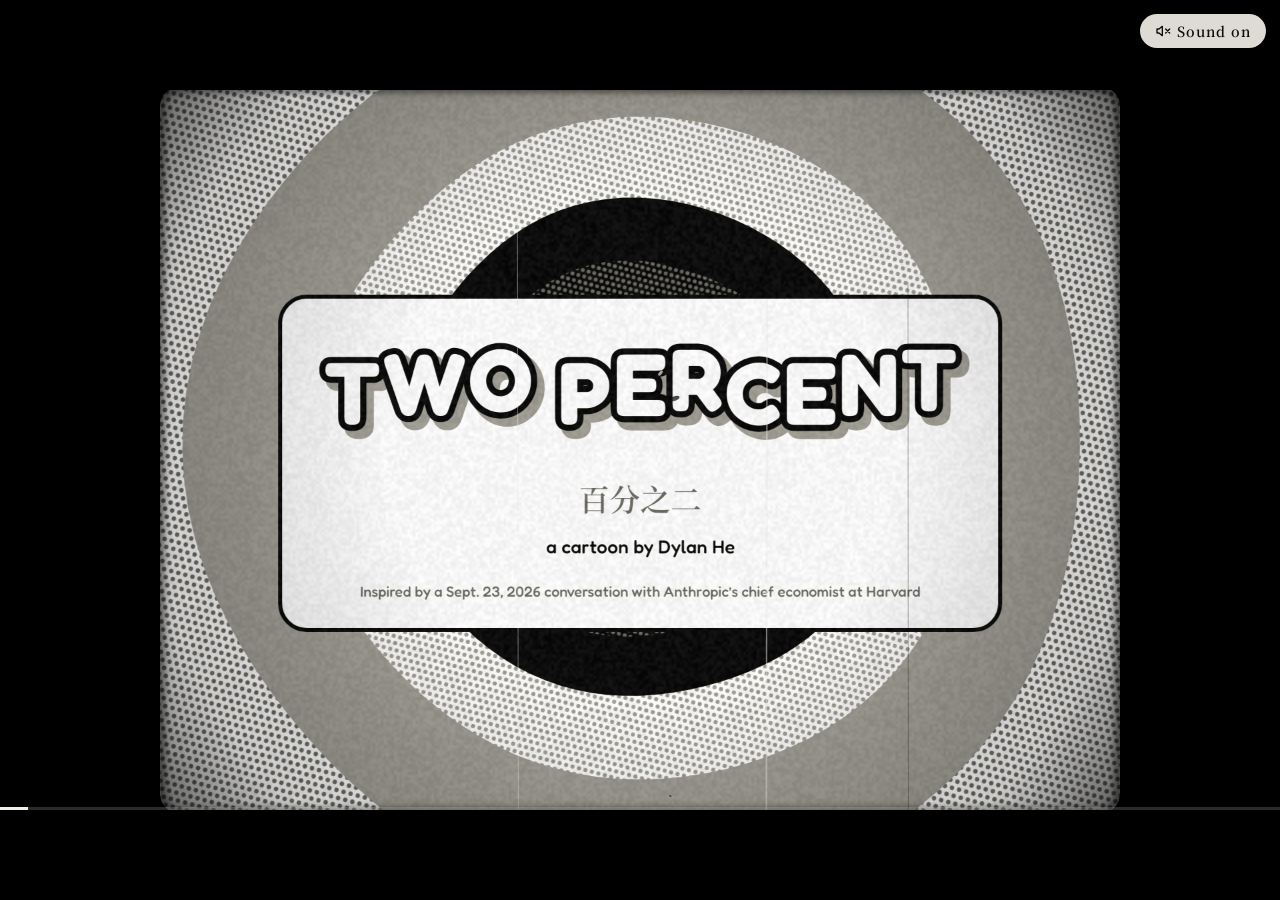
<file: two-percent-v2/index.html>
<!doctype html>
<html lang="zh-CN">
<head>
<meta charset="utf-8">
<script>(function(){if(document.documentElement.lang.startsWith("en"))return;var q=new URLSearchParams(location.search);if(q.get("lang"))return;var l=((navigator.languages&&navigator.languages[0])||navigator.language||"").toLowerCase();if(l&&!/^zh/.test(l))location.replace("en/"+location.search+location.hash);})()</script>
<meta name="viewport" content="width=device-width, initial-scale=1, viewport-fit=cover">
<title>百分之二 — Dylan He</title>
<meta name="description" content="一部纯代码画的黑白卡通：AI 越来越聪明，为什么经济增长还是那条百分之二的路？受 2026 年 9 月 23 日 Anthropic 首席经济学家与哈佛教授 Jason Furman 的一场对话启发。">
<meta property="og:type" content="video.other"><meta property="og:site_name" content="Dylan He"><meta property="og:title" content="百分之二 — Dylan He">
<meta property="og:description" content="AI 越来越聪明，经济为什么还走在百分之二的路上？纯代码黑白卡通。"><meta property="og:image" content="https://dylanhe.cn/assets/two-percent.jpg"><meta property="og:url" content="https://dylanhe.cn/explainers/two-percent/">
<meta name="twitter:card" content="summary_large_image"><link rel="canonical" href="https://dylanhe.cn/explainers/two-percent/">
<style>
  /* 字体自带（只含片中用到的字），不依赖 Google Fonts：国内也能秒开 */
  @font-face { font-family:"Fredoka"; font-weight:500; font-display:swap; src:url(fonts/fredoka-500.woff2) format("woff2"); }
  @font-face { font-family:"Fredoka"; font-weight:700; font-display:swap; src:url(fonts/fredoka-700.woff2) format("woff2"); }
  @font-face { font-family:"Noto Serif SC"; font-weight:600; font-display:swap; src:url(fonts/serif-600.woff2) format("woff2"); }
  @font-face { font-family:"Noto Serif SC"; font-weight:900; font-display:swap; src:url(fonts/serif-900.woff2) format("woff2"); }
  @font-face { font-family:"ZCOOL KuaiLe"; font-weight:400; font-display:swap; src:url(fonts/kuaile.woff2) format("woff2"); }
</style>
<style>
  :root { color-scheme: dark; --ui:#F1EEE6; --ui-dim:rgba(241,238,230,.45); }
  html,body { margin:0; height:100%; background:#000; overflow:hidden; }
  body { display:flex; align-items:center; justify-content:center; font-family:"Fredoka","PingFang SC",sans-serif; -webkit-tap-highlight-color:transparent; }
  #stage { position:relative; touch-action:manipulation; }
  canvas { display:block; width:100%; height:100%; }
  /* 常驻细进度条；控制条出现时让位 */
  #prog { position:absolute; left:0; right:0; bottom:0; height:3px; background:rgba(241,238,230,.18); pointer-events:none; transition:opacity .3s; }
  #prog i { display:block; height:100%; width:0; background:var(--ui); }
  #bar { position:absolute; left:0; right:0; bottom:0; padding:10px 14px calc(10px + env(safe-area-inset-bottom,0px)); display:flex; flex-direction:column; gap:8px;
         background:linear-gradient(transparent, rgba(0,0,0,.75) 35%); color:var(--ui); font:13px/1 ui-monospace,Menlo,monospace; opacity:0; pointer-events:none; transition:opacity .3s; }
  #stage.ui #bar, #stage.paused #bar, #stage.v #bar { opacity:1; pointer-events:auto; }
  #stage.ui #prog, #stage.paused #prog, #stage.v #prog { opacity:0; }
  #stage.v #bar { position:fixed; background:#000; padding-bottom:calc(14px + env(safe-area-inset-bottom,0px)); }
  .row { display:flex; gap:8px; align-items:center; flex-wrap:wrap; }
  #bar button, #bar a { background:none; border:1px solid var(--ui-dim); color:var(--ui); font:inherit; padding:6px 10px; cursor:pointer; border-radius:3px; text-decoration:none; }
  #bar button.on { background:var(--ui); color:#000; }
  #bar button:focus-visible, #bar a:focus-visible, #hint:focus-visible { outline:2px solid var(--ui); outline-offset:2px; }
  #seek { flex:1; position:relative; height:24px; cursor:pointer; touch-action:none; }
  #seek .track { position:absolute; left:0; right:0; top:10px; height:4px; background:var(--ui-dim); border-radius:2px; }
  #seek .fill { position:absolute; left:0; top:10px; height:4px; background:var(--ui); border-radius:2px; }
  #time { min-width:84px; text-align:right; }
  .grow { flex:1; }
  /* 默认静音；点它才出声 */
  #hint { position:fixed; top:calc(14px + env(safe-area-inset-top,0px)); right:14px; z-index:3; display:flex; align-items:center; gap:6px; background:rgba(241,238,230,.92); color:#0E0D0C;
          border:0; padding:9px 15px; border-radius:999px; font:600 14px/1 "PingFang SC","Noto Serif SC",sans-serif; letter-spacing:1px; cursor:pointer; transition:opacity .3s; }
  #hint svg { width:16px; height:16px; }
  #hint.off { opacity:0; pointer-events:none; }
  /* 手机静音键会让网页没声：开声音后在原位置提示几秒 */
  #ringtip { position:fixed; top:calc(14px + env(safe-area-inset-top,0px)); right:14px; z-index:3; background:rgba(12,11,10,.85); color:#F1EEE6; border:1px solid rgba(241,238,230,.45);
             padding:8px 13px; border-radius:999px; font:13px/1.3 "PingFang SC","Noto Serif SC",sans-serif; letter-spacing:.5px; opacity:0; pointer-events:none; transition:opacity .4s; }
  #ringtip.on { opacity:1; }
  #src { position:absolute; left:50%; bottom:13%; transform:translateX(-50%); color:#F1EEE6; background:rgba(12,11,10,.85); border:1.5px solid #F1EEE6; padding:8px 18px; font:14px/1 monospace; letter-spacing:.1em; text-decoration:none; display:none; white-space:nowrap; }
  #stage.v #src { bottom:auto; top:73%; }
  #src.on { display:block; }
  body.poster #bar, body.poster #prog, body.poster #hint { display:none; }
</style>
</head>
<body>
<div id="stage" class="paused">
  <canvas id="c" width="1920" height="1080" aria-label="动画短片《百分之二》：AI 越来越聪明，经济为什么还走在百分之二的路上"></canvas>
  <a id="src" href="https://www.youtube.com/watch?v=BjT27aaM_FY" target="_blank" rel="noopener">▶ 看原访谈（YouTube）</a>
  <div id="prog"><i></i></div>
  <div id="bar">
    <div class="row"><button id="play">暂停</button><div id="seek"><div class="track"></div><div class="fill"></div></div><span id="time">0:00 / 0:00</span></div>
    <div class="row"><button id="snd">开启声音</button><button id="speed">1×</button><button id="subs">字幕 开</button><button id="ratio">横/竖屏</button><button id="fs">全屏</button><span class="grow"></span><a href="https://dylanhe.cn/zh/#explainers">Dylan He 首页</a></div>
  </div>
</div>
<div id="ringtip" role="status"></div>
<button id="hint" type="button"><svg viewBox="0 0 24 24" fill="none" stroke="currentColor" stroke-width="2" stroke-linecap="round" stroke-linejoin="round" aria-hidden="true"><path d="M11 5 6 9H3v6h3l5 4z"/><path d="m22 9-6 6M16 9l6 6"/></svg>开启声音</button>
<script>
'use strict';
/* =====================================================================================
   《百分之二》Two Percent — 1930 年代橡皮管卡通风格 · 初稿
   出品：Dylan He

   画面、声音、字幕全部由代码实时生成（Canvas 2D + Web Audio），按时间 t 确定性绘制。
   旁白目前是字卡，配音（Eleven V3 · Brian）回来后再按真实时长对位。

   视觉：橡皮管动画的手感 + 三色套印（Dylan He 标志的蓝、橙、棕）+ 网点阴影。
   描线引擎（恒定线宽 + line boil）与水彩背景的写法改编自 lemo-opuscar：
   Copyright (c) 2026 LemoLab — MIT License (https://github.com/lemomo-ai/lemo-opuscar)
   Permission is hereby granted, free of charge, to any person obtaining a copy of this
   software ... THE SOFTWARE IS PROVIDED "AS IS", WITHOUT WARRANTY OF ANY KIND.
   故事、角色造型、配色、字卡、片名、配乐均为本片原创。
   ===================================================================================== */

/* ------------------------------ 小工具 ------------------------------ */
const TAU = Math.PI * 2, D2R = Math.PI / 180;
const clamp = (x, a = 0, b = 1) => Math.max(a, Math.min(b, x));
const lerp = (a, b, t) => a + (b - a) * t;
const seg = (t, a, b) => clamp((t - a) / (b - a));
const ss = t => { t = clamp(t); return t * t * (3 - 2 * t); };
const eio = t => { t = clamp(t); return t < .5 ? 4 * t * t * t : 1 - Math.pow(-2 * t + 2, 3) / 2; };
const eo = t => 1 - Math.pow(1 - clamp(t), 3);
const ei = t => Math.pow(clamp(t), 3);
const back = (t, s = 1.8) => { t = clamp(t) - 1; return 1 + t * t * ((s + 1) * t + s); };
const spring = (t, k = 7, z = .35) => { t = Math.max(0, t); return 1 - Math.exp(-z * k * t) * Math.cos(k * Math.sqrt(1 - z * z) * t * 1.6); };
const hash = n => { n = Math.sin(n * 127.1 + 311.7) * 43758.5453; return n - Math.floor(n); };
const vnoise = x => { const i = Math.floor(x), f = x - i, u = f * f * (3 - 2 * f); return lerp(hash(i), hash(i + 1), u); };
function mulberry(seed) { return function () { seed |= 0; seed = seed + 0x6D2B79F5 | 0; let t = Math.imul(seed ^ seed >>> 15, 1 | seed); t = t + Math.imul(t ^ t >>> 7, 61 | t) ^ t; return ((t ^ t >>> 14) >>> 0) / 4294967296; }; }
const env = (t, a, b, fi = .3, fo = .3) => Math.min(seg(t, a, a + fi), 1 - seg(t, b - fo, b));

/* 节拍：120 BPM，一拍 = 0.5 s = 12 帧；角色"拍两格"（12 fps） */
const BEAT = .5;
const q = t => Math.floor(t * 12 + 1e-6) / 12;
const breath = t => Math.cos(q(t) / BEAT * TAU);

/* 黑白为主：角色占两端（纯白、墨黑），背景用中间几级灰；只有最关键的数字用一个强调色 */
const P = { white: '#FCFBF7', paper: '#F1EEE6', pale: '#E2DFD6', light: '#C8C5BC', mid: '#9A978F', dmid: '#6B6963', dark: '#3B3A37', ink: '#0E0D0C', inkL: '#4A4844' };
const ACC = '#E2622B';
// 语言：en/index.html（<html lang="en">）是英文版；中文页对非中文浏览器自动跳到 en/（见页头）；?lang=en 也可强制
const LANG = document.documentElement.lang.startsWith('en') ? 'en' : (new URLSearchParams(location.search).get('lang') === 'en' ? 'en' : 'zh');
const EN = LANG === 'en', L = (zh, en) => EN ? en : zh;
const ZH_TITLE = '"ZCOOL KuaiLe","Noto Serif SC","WenQuanYi Zen Hei",sans-serif';
const ZH_SUB = '"Noto Serif SC","WenQuanYi Zen Hei",serif';
const ZH_CARD = `900 "Noto Serif SC","WenQuanYi Zen Hei",serif`;   // 字卡：粗宋体，像民国报纸和老新闻片字卡
const LAT = '"Fredoka","Noto Serif SC",sans-serif';
// 网点（15° 网角），缓存成图案
const PATS = {};
function dotsPat(col, step = 9, r = 2.6, bg = null) {
  const key = [col, step, r, bg].join('|'); if (PATS[key]) return PATS[key];
  const c = document.createElement('canvas'); c.width = step; c.height = step * 2; const x = c.getContext('2d');
  if (bg) { x.fillStyle = bg; x.fillRect(0, 0, step, step * 2); }
  x.fillStyle = col; for (const [a, b] of [[step / 2, step / 2], [0, step * 1.5], [step, step * 1.5]]) { x.beginPath(); x.arc(a, b, r, 0, TAU); x.fill(); }
  const pt = x.createPattern(c, 'repeat'); try { pt.setTransform(new DOMMatrix().rotateSelf(15)); } catch (e) { }
  return PATS[key] = pt;
}
const MR = { x: 0, y: 0 };   // 色块相对线稿的偏移（黑白版不用）

/* ------------------------------ 描线引擎 ------------------------------ */
const W = 1920, H = 1080;
let g = null;
let BASE = [1, 0, 0, 1, 0, 0], M = [1, 0, 0, 1, 0, 0]; const MST = [];
const push = () => MST.push(M.slice());
const pop = () => { M = MST.pop(); };
function transform(a, b, c, d, e, f) { M = [M[0] * a + M[2] * b, M[1] * a + M[3] * b, M[0] * c + M[2] * d, M[1] * c + M[3] * d, M[0] * e + M[2] * f + M[4], M[1] * e + M[3] * f + M[5]]; }
function translate(x, y) { M = [M[0], M[1], M[2], M[3], M[0] * x + M[2] * y + M[4], M[1] * x + M[3] * y + M[5]]; }
function rotate(a) { const c = Math.cos(a), s = Math.sin(a); M = [M[0] * c + M[2] * s, M[1] * c + M[3] * s, -M[0] * s + M[2] * c, -M[1] * s + M[3] * c, M[4], M[5]]; }
function scale(sx, sy = sx) { M = [M[0] * sx, M[1] * sx, M[2] * sy, M[3] * sy, M[4], M[5]]; }
const tx = (x, y) => [M[0] * x + M[2] * y + M[4], M[1] * x + M[3] * y + M[5]];
const zoom = () => Math.sqrt(Math.abs(M[0] * M[3] - M[1] * M[2]));
const mirrored = () => M[0] * M[3] - M[1] * M[2] < 0;
const S = { boil: 0, amp: 1.2, sid: 0, lw: 6, lwScale: 1 };
function frameStart(t) { const fq = Math.floor(t * 12 + 1e-6); S.boil = fq % 3; S.sid = 0; M = BASE.slice(); MST.length = 0; g.setTransform(1, 0, 0, 1, 0, 0); }
function setCam(x, y, z) { BASE = [z, 0, 0, z, 960 - x * z, 540 - y * z]; M = BASE.slice(); }

function ell(cx, cy, rx, ry, n = 0, a0 = 0) {
  if (!n) n = Math.max(16, Math.min(90, Math.round((rx + ry) * zoom() * .25)));
  const p = []; for (let i = 0; i < n; i++) { const a = a0 + i / n * TAU; p.push([cx + Math.cos(a) * rx, cy + Math.sin(a) * ry]); } return p;
}
function arc(cx, cy, rx, ry, a0, a1, n = 24) { const p = []; for (let i = 0; i <= n; i++) { const a = lerp(a0, a1, i / n); p.push([cx + Math.cos(a) * rx, cy + Math.sin(a) * ry]); } return p; }
function spline(c, closed = true, k = 8) {
  const n = c.length, out = [], Pp = i => closed ? c[(i + n) % n] : c[clamp(i, 0, n - 1)];
  const m = closed ? n : n - 1;
  for (let i = 0; i < m; i++) {
    const p0 = Pp(i - 1), p1 = Pp(i), p2 = Pp(i + 1), p3 = Pp(i + 2);
    for (let j = 0; j < k; j++) {
      const t = j / k, t2 = t * t, t3 = t2 * t;
      out.push([0, 1].map(d => .5 * (2 * p1[d] + (-p0[d] + p2[d]) * t + (2 * p0[d] - 5 * p1[d] + 4 * p2[d] - p3[d]) * t2 + (-p0[d] + 3 * p1[d] - 3 * p2[d] + p3[d]) * t3)));
    }
  }
  if (!closed) out.push(c[n - 1]);
  return out;
}
function rr(x, y, w, h, r) {
  r = Math.min(r, w / 2, h / 2); const p = [];
  const c = [[x + w - r, y + r, -Math.PI / 2], [x + w - r, y + h - r, 0], [x + r, y + h - r, Math.PI / 2], [x + r, y + r, Math.PI]];
  for (const [cx, cy, a] of c) for (let i = 0; i <= 6; i++) { const b = a + i / 6 * Math.PI / 2; p.push([cx + Math.cos(b) * r, cy + Math.sin(b) * r]); }
  return p;
}
const rect = (x, y, w, h) => [[x, y], [x + w, y], [x + w, y + h], [x, y + h]];
function quad(a, c, b, n = 16) { const p = []; for (let i = 0; i <= n; i++) { const t = i / n, u = 1 - t; p.push([u * u * a[0] + 2 * u * t * c[0] + t * t * b[0], u * u * a[1] + 2 * u * t * c[1] + t * t * b[1]]); } return p; }
function noodle(a, b, bend, w0, w1 = w0) {
  const dx = b[0] - a[0], dy = b[1] - a[1], L = Math.hypot(dx, dy) || 1, nx = -dy / L, ny = dx / L;
  const c = [(a[0] + b[0]) / 2 + nx * bend, (a[1] + b[1]) / 2 + ny * bend];
  const mid = quad(a, c, b, 14), L1 = [], R1 = [];
  for (let i = 0; i < mid.length; i++) {
    const p = mid[i], qq = mid[Math.min(mid.length - 1, i + 1)], o = mid[Math.max(0, i - 1)];
    let tx_ = qq[0] - o[0], ty_ = qq[1] - o[1]; const l = Math.hypot(tx_, ty_) || 1; tx_ /= l; ty_ /= l;
    const w = lerp(w0, w1, i / (mid.length - 1)) / 2;
    L1.push([p[0] - ty_ * w, p[1] + tx_ * w]); R1.push([p[0] + ty_ * w, p[1] - tx_ * w]);
  }
  const endA = Math.atan2(mid[mid.length - 1][1] - mid[mid.length - 2][1], mid[mid.length - 1][0] - mid[mid.length - 2][0]);
  const begA = Math.atan2(mid[1][1] - mid[0][1], mid[1][0] - mid[0][0]);
  const capB = arc(b[0], b[1], w1 / 2, w1 / 2, endA + Math.PI / 2, endA - Math.PI / 2, 8);
  const capA = arc(a[0], a[1], w0 / 2, w0 / 2, begA - Math.PI / 2, begA - Math.PI * 1.5, 8);
  return [...L1, ...capB, ...R1.reverse(), ...capA];
}
function toScreen(pts, closed) {
  const s = pts.map(p => tx(p[0], p[1])), out = [], step = 7; let acc = 0;
  const n = closed ? s.length : s.length - 1;
  out.push(s[0]);
  for (let i = 0; i < n; i++) {
    const a = s[i], b = s[(i + 1) % s.length], d = Math.hypot(b[0] - a[0], b[1] - a[1]);
    let pos = step - acc;
    while (pos < d) { const u = pos / d; out.push([a[0] + (b[0] - a[0]) * u, a[1] + (b[1] - a[1]) * u]); pos += step; }
    acc = d - (pos - step);
  }
  if (!closed) out.push(s[s.length - 1]);
  return out;
}
function boilPts(s, closed, amp, seed) {
  if (amp <= 0 || s.length < 3) return s;
  const n = s.length, L = n * 7, out = new Array(n);
  for (let i = 0; i < n; i++) {
    const p = s[i], ia = closed ? s[(i - 1 + n) % n] : s[Math.max(0, i - 1)], ib = closed ? s[(i + 1) % n] : s[Math.min(n - 1, i + 1)];
    let nx = -(ib[1] - ia[1]), ny = ib[0] - ia[0]; const l = Math.hypot(nx, ny) || 1; nx /= l; ny /= l;
    const x = i * 7 / 38;
    let v = vnoise(x + seed) * 2 - 1;
    if (closed) { const w = i / n; v = lerp(v, vnoise(x - L / 38 + seed) * 2 - 1, w); }
    const v2 = vnoise(x * 2.3 + seed * 1.7 + 50) * 2 - 1;
    const d = (v * .8 + v2 * .35) * amp;
    out[i] = [p[0] + nx * d, p[1] + ny * d];
  }
  return out;
}
function pathOf(s, closed) { const Pp = new Path2D(); Pp.moveTo(s[0][0], s[0][1]); for (let i = 1; i < s.length; i++) Pp.lineTo(s[i][0], s[i][1]); if (closed) Pp.closePath(); return Pp; }
function shape(pts, o = {}) {
  const closed = o.closed !== false, id = S.sid++;
  const seed = hash(id * 1.37 + 3) * 90 + S.boil * 23.7;
  let s = toScreen(pts, closed);
  s = boilPts(s, closed, (o.boil ?? 1) * S.amp, seed);
  const Pp = pathOf(s, closed);
  g.setTransform(1, 0, 0, 1, 0, 0);
  const ga = g.globalAlpha; if (o.alpha != null) g.globalAlpha = ga * o.alpha;
  if (o.dash) g.setLineDash(o.dash);
  if (o.fill && closed) { g.save(); g.translate(MR.x, MR.y); g.fillStyle = o.fill; g.fill(Pp); g.restore(); }
  if (o.shade) { g.save(); g.clip(Pp); o.shade(); g.restore(); }
  if (o.stroke !== false && o.line !== null) outline(Pp, o.lw ?? S.lw, o.line ?? P.ink);
  if (o.dash) g.setLineDash([]);
  g.globalAlpha = ga;
  return Pp;
}
function outline(Pp, lw = S.lw, col = P.ink) { g.setTransform(1, 0, 0, 1, 0, 0); g.lineWidth = lw * S.lwScale; g.lineJoin = 'round'; g.lineCap = 'round'; g.strokeStyle = col; g.stroke(Pp); }
const fillOnly = (pts, fill, o = {}) => shape(pts, { ...o, fill, stroke: false });
const stroke = (pts, lw = S.lw, o = {}) => shape(pts, { ...o, closed: false, lw });
const dot = (x, y, r, col = P.ink) => { const [a, b] = tx(x, y); g.setTransform(1, 0, 0, 1, 0, 0); g.fillStyle = col; g.beginPath(); g.arc(a, b, Math.max(1.5, r * zoom()), 0, TAU); g.fill(); };
function fillLocal(pts, col) { const s = pts.map(p => tx(p[0], p[1])); g.setTransform(1, 0, 0, 1, 0, 0); g.fillStyle = col; g.beginPath(); g.moveTo(s[0][0], s[0][1]); for (const qq of s) g.lineTo(qq[0], qq[1]); g.closePath(); g.fill(); }
function wtext(str, x, y, { font = `600 40px ${LAT}`, fill = P.ink, align = 'center', base = 'middle', rot = 0, outlineW = 0, outlineCol = P.ink } = {}) {
  g.save(); g.setTransform(M[0], M[1], M[2], M[3], M[4], M[5]);
  g.translate(x, y); if (rot) g.rotate(rot); if (mirrored()) g.scale(-1, 1);
  g.font = font; g.textAlign = align; g.textBaseline = base;
  if (outlineW) { g.lineWidth = outlineW; g.lineJoin = 'round'; g.strokeStyle = outlineCol; g.strokeText(str, 0, 0); }
  g.fillStyle = fill; g.fillText(str, 0, 0); g.restore();
}
function ribbon(c, w0, w1 = w0, caps = true) {
  const n = c.length, L = [], R = [];
  for (let i = 0; i < n; i++) {
    const a = c[Math.max(0, i - 1)], b = c[Math.min(n - 1, i + 1)];
    let dx = b[0] - a[0], dy = b[1] - a[1]; const l = Math.hypot(dx, dy) || 1; dx /= l; dy /= l;
    const w = lerp(w0, w1, i / (n - 1)) / 2;
    L.push([c[i][0] - dy * w, c[i][1] + dx * w]); R.push([c[i][0] + dy * w, c[i][1] - dx * w]);
  }
  if (!caps) return [...L, ...R.reverse()];
  const e = c[n - 1], e2 = c[n - 2], s0 = c[0], s1 = c[1];
  const aE = Math.atan2(e[1] - e2[1], e[0] - e2[0]), aS = Math.atan2(s1[1] - s0[1], s1[0] - s0[0]);
  return [...L, ...arc(e[0], e[1], w1 / 2, w1 / 2, aE + Math.PI / 2, aE - Math.PI / 2, 6), ...R.reverse(), ...arc(s0[0], s0[1], w0 / 2, w0 / 2, aS - Math.PI / 2, aS - Math.PI * 1.5, 6)];
}
function union(list, fill, lw = S.lw) {
  const ps = list.map(pts => shape(pts, { stroke: false }));
  ps.forEach(p => outline(p, lw * 2));
  g.setTransform(1, 0, 0, 1, 0, 0); g.fillStyle = fill; ps.forEach(p => g.fill(p));
  return ps;
}

/* ------------------------------ 角色部件（本片自己的造型：圆眼、圆手、小靴子） ------------------------------ */
// 眼睛：奶白椭圆 + 圆瞳孔 + 一粒高光（不是派饼眼）
function pieEye(cx, cy, rx, ry, o = {}) {
  const type = o.type || 'open', lw = S.lw * (o.lwk ?? .8);
  if (type === 'happy') { stroke(arc(cx, cy + ry * .35, rx * .95, ry * .55, Math.PI * 1.08, Math.PI * 1.92, 14), lw * 1.25); return; }
  if (type === 'shut') { stroke(arc(cx, cy - ry * .1, rx * .9, ry * .35, Math.PI * .1, Math.PI * .9, 12), lw * 1.2); return; }
  const big = type === 'wide' ? 1.2 : 1, eR = rx * big, eY = ry * big;
  const lx = clamp(o.lx ?? 0, -1, 1), ly = clamp(o.ly ?? 0, -1, 1), pr = type === 'wide' ? .32 : .5;
  const pcx = cx + lx * eR * (1 - pr) * .9, pcy = cy + ly * eY * (1 - pr) * .85 + eY * .08;
  shape(ell(cx, cy, eR, eY), {
    fill: P.white, lw, shade: () => {
      fillLocal(ell(pcx, pcy, eR * pr, eR * pr * 1.1, 20), P.ink);
      fillLocal(ell(pcx - eR * pr * .35, pcy - eR * pr * .45, eR * pr * .3, eR * pr * .3, 10), P.white);
      if (o.lid) { const yl = cy - eY + o.lid * 2 * eY; fillLocal([[cx - eR * 1.2, cy - eY * 1.3], [cx + eR * 1.2, cy - eY * 1.3], [cx + eR * 1.2, yl], [cx - eR * 1.2, yl]], o.lidCol || P.white); }
    }
  });
  if (o.lid) { const yl = cy - eY + o.lid * 2 * eY, hw = Math.sqrt(Math.max(0, 1 - Math.pow((yl - cy) / eY, 2))) * eR; if (hw > 2) stroke([[cx - hw, yl], [cx + hw, yl]], lw * 1.05); }
}

function brow(cx, cy, w, type, side = 1) {
  const s = side, lw = S.lw * 1.15, ix = cx - s * w * .5, ox = cx + s * w * .5;
  if (type === 'up') stroke(arc(cx, cy + w * .5, w * .55, w * .4, Math.PI * 1.15, Math.PI * 1.85, 10), lw);
  else if (type === 'sad') stroke(quad([ix, cy - w * .36], [cx, cy - w * .14], [ox, cy + w * .06]), lw);
  else if (type === 'worry') stroke(quad([ix, cy - w * .3], [cx, cy - w * .2], [ox, cy + w * .02]), lw);
}
function mouth(cx, cy, w, type = 'smile', o = {}) {
  const lw = S.lw * .95, h = w * (o.open ?? .6);
  if (type === 'smile') { stroke(quad([cx - w / 2, cy - w * .08], [cx, cy + w * .32], [cx + w / 2, cy - w * .08]), lw * 1.1); stroke(arc(cx - w / 2 - 2, cy - w * .08, w * .09, w * .09, Math.PI * .6, Math.PI * 1.4, 6), lw * .8); stroke(arc(cx + w / 2 + 2, cy - w * .08, w * .09, w * .09, -Math.PI * .4, Math.PI * .4, 6), lw * .8); return; }
  if (type === 'frown') { stroke(quad([cx - w / 2, cy + w * .12], [cx, cy - w * .22], [cx + w / 2, cy + w * .12]), lw * 1.1); return; }
  if (type === 'flat') { stroke([[cx - w * .4, cy], [cx + w * .4, cy + 2]], lw * 1.1); return; }
  if (type === 'wavy') {
    const top = [], bot = []; for (let i = 0; i <= 12; i++) { const u = i / 12, x = cx - w / 2 + u * w; top.push([x, cy - h * .25 + Math.sin(u * TAU * 2) * w * .05]); bot.push([x, cy + h * .35 + Math.sin(u * TAU * 2 + 1) * w * .05]); }
    shape([...top, ...bot.reverse()], { fill: P.ink, lw }); return;
  }
  if (type === 'o') { const r = w * .22; shape(ell(cx, cy + r * .2, r, r * 1.25 * (o.open ?? 1)), { fill: P.ink, lw }); return; }
  const up = type === 'grin' ? .04 : -.02;
  const pts = [...quad([cx - w / 2, cy - w * up], [cx, cy + w * (up * .6)], [cx + w / 2, cy - w * up], 10), ...quad([cx + w / 2, cy - w * up], [cx, cy + h * 1.55], [cx - w / 2, cy - w * up], 14).slice(1)];
  shape(pts, { fill: P.ink, lw, shade: () => { fillLocal(ell(cx, cy + h * .95, w * .26, h * .42), P.dmid); if (type === 'grin') fillLocal([[cx - w / 2, cy - w * up - 20], [cx + w / 2, cy - w * up - 20], [cx + w / 2, cy + h * .18], [cx - w / 2, cy + h * .18]], P.white); } });
}
// 手：圆手（拇指 + 一团手掌，没有手指和缝线）；claw = 机器人的钳子
function glove(x, y, ang, type = 'open', k = 1, o = {}) {
  push(); translate(x, y); rotate(ang); scale(k, k * (o.flip ? -1 : 1));
  const ga = g.globalAlpha; if (o.alpha != null) g.globalAlpha = ga * o.alpha;
  if (o.claw) {
    const open = type === 'grab' ? .1 : .5;
    shape(rr(-4, -10, 20, 20, 6), { fill: P.dark, lw: S.lw * .7 });
    for (const sg of [-1, 1]) shape(ribbon(quad([12, sg * 4], [30, sg * (14 + open * 22)], [46, sg * (5 + open * 16)], 8), 10, 5), { fill: P.light, lw: S.lw * .7 });
  } else {
    const col = o.col || P.white;
    const r = type === 'fist' || type === 'grab' ? 15 : 17;
    shape(ell(20, 0, r * (type === 'point' ? .9 : 1.05), r, 22), { fill: col, lw: S.lw * .75 });
    if (type === 'point') shape(ribbon([[30, -2], [52, -6]], 10, 9), { fill: col, lw: S.lw * .7 });
    else if (type !== 'fist') shape(ribbon(quad([14, -10], [16, -22], [26, -24], 6), 10, 9), { fill: col, lw: S.lw * .7 });
    if (type === 'open' || type === 'wave') stroke(arc(22, 2, 8, 8, -.4, 1.4, 6), S.lw * .45, { boil: .4 });
  }
  g.globalAlpha = ga;
  pop();
}
// 脚：小短靴（不是大圆头鞋）
function shoe(x, y, dir = 1, k = 1, ang = 0) {
  push(); translate(x, y); rotate(ang); scale(dir * k, k);
  shape(rr(-12, -18, 38, 18, 7), { fill: P.ink, lw: S.lw * .8 });
  fillOnly(rect(-10, -14, 6, 10), P.dmid, { boil: .3 });
  pop();
}
const hose = (a, b, bend, w, col = P.ink, o = {}) => shape(noodle(a, b, bend, w, w), { fill: col, lw: S.lw * .8, ...o });
function sweat(x, y, k = 1) { shape(spline([[x, y - 16 * k], [x + 8 * k, y], [x, y + 8 * k], [x - 8 * k, y]], true, 5), { fill: P.white, lw: S.lw * .6 }); }
function qmark(x, y, k, a) { if (a <= 0) return; push(); translate(x, y); scale(k * (.7 + .3 * back(a))); wtext('?', 0, 0, { font: `700 130px ${LAT}`, fill: P.white, outlineW: 14 }); pop(); }

/* ------------------------------ 角色：小人（本片原创：圆头、一撮毛、围巾、方身子、圆手、小靴子） ------------------------------
   p: { x,y,k,dir, walk(拍数) | null, stride, armL/armR:{x,y,hand,rot,bend,front}, eyes, mouth, brows,
        hat:'cap' = 搭档（灰脑袋、白围巾）, lean, sx, sy, alpha, dash, look, hatLift(头顶那撮毛弹起) }              */
function walker(p) {
  const k = p.k || 1, d = p.dir || 1, partner = p.hat === 'cap';
  const headCol = partner ? P.light : P.white, scarf = partner ? P.white : P.dmid;
  push(); translate(p.x, p.y); scale(k * d, k); if (p.lean) rotate(p.lean); scale(p.sx || 1, p.sy || 1);
  const ga = g.globalAlpha; g.globalAlpha = ga * (p.alpha ?? 1);
  const o = p.dash ? { dash: [10, 9] } : {};
  const hipY = -70, shY = -150, headY = -212;
  let fL = { x: -16, y: 0 }, fR = { x: 16, y: 0 }, bob = 0, swing = 0;
  if (p.walk != null) {
    const a = p.walk * Math.PI, s = p.stride ?? 30;
    fL = { x: Math.sin(a) * s, y: -Math.max(0, Math.cos(a)) * 16 };
    fR = { x: -Math.sin(a) * s, y: -Math.max(0, -Math.cos(a)) * 16 };
    bob = -Math.abs(Math.cos(a)) * 9; swing = Math.sin(a);
  }
  translate(0, bob);
  if (LOOK !== 'A') { LOOKS[LOOK](p, { o, fL, fR, bob, swing, partner }); g.globalAlpha = ga; pop(); return; }
  hose([-13, hipY], [fL.x - 2, fL.y - 12 - bob], -5, 13, P.ink, o);
  hose([13, hipY], [fR.x + 2, fR.y - 12 - bob], 5, 13, P.ink, o);
  shoe(fL.x - 8, fL.y - bob, 1, 1); shoe(fR.x - 8, fR.y - bob, 1, 1);
  const arm = (A, s, front) => {
    if (!A) A = { x: s * 44 + swing * s * -22, y: -84, hand: 'open' };
    if (!!A.front !== front) return;
    const sh = [s * 30, shY + 8];
    hose(sh, [A.x, A.y], A.bend ?? s * -12, 12, P.ink, o);
    glove(A.x, A.y, A.rot ?? Math.atan2(A.y - sh[1], A.x - sh[0]), A.hand || 'open', 1, { flip: s < 0, alpha: p.alpha, col: headCol });
  };
  arm(p.armL, -1, false); arm(p.armR, 1, false);
  // 身子：一块圆角的棕色方块（像标志里的小人），网点暗面
  const sy = 1 + (p.breathe || 0) * .04;
  push(); translate(0, hipY + 6); scale(1 / sy, sy); translate(0, -(hipY + 6));
  shape(rr(-36, -166, 72, 104, 18), { fill: P.ink, ...o, shade: () => { g.save(); fillLocal(rect(14, -170, 40, 112), dotsPat(P.dmid, 7, 2.2)); g.restore(); } });
  pop();
  // 围巾
  shape(ribbon(quad([-34, -160], [0, -146], [34, -160], 8), 16, 16), { fill: scarf, lw: S.lw * .7, ...o });
  shape(ribbon([[22, -152], [30, -122], [40, -112]], 14, 10), { fill: scarf, lw: S.lw * .7, ...o });
  // 头：圆，网点暗面
  const look = p.look || 0;
  shape(ell(0, headY, 52, 50), { fill: headCol, ...o, shade: () => { fillLocal(ell(26, headY + 10, 38, 52), dotsPat(P.mid, 7, 2.3)); } });
  // 头顶一撮毛（会弹）
  const tuft = 1 + (p.hatLift || 0) / 30;
  stroke(quad([-4, headY - 48], [-12, headY - 48 - 22 * tuft], [6, headY - 50 - 30 * tuft]), S.lw * .9);
  stroke(quad([6, headY - 49], [8, headY - 49 - 18 * tuft], [20, headY - 50 - 22 * tuft]), S.lw * .9);
  const E = p.eyes || {};
  pieEye(-17 + look * 8, headY - 6, 12, 16, { ...E, lx: (E.lx ?? 0) + look * .5, lidCol: headCol });
  pieEye(17 + look * 8, headY - 6, 12, 16, { ...E, lx: (E.lx ?? 0) + look * .5, lidCol: headCol });
  if (p.brows) { brow(-17 + look * 8, headY - 30, 22, p.brows, -1); brow(17 + look * 8, headY - 30, 22, p.brows, 1); }
  fillOnly(ell(-34 + look * 8, headY + 18, 10, 6), P.pale, { boil: .3 }); fillOnly(ell(34 + look * 8, headY + 18, 10, 6), P.pale, { boil: .3 });
  const Mo = p.mouth || { type: 'smile' };
  mouth(look * 10, headY + 26, Mo.w || 28, Mo.type, Mo);
  if (p.sweat) for (const [sx, sy2] of p.sweat) sweat(sx, headY + sy2);
  arm(p.armL, -1, true); arm(p.armR, 1, true);
  g.globalAlpha = ga;
  pop();
}

/* ------------------------------ 样张：另外三种主角造型 ------------------------------ */
const LOOK = new URLSearchParams(location.search).get('look') || 'C';   // 定稿：C 铅笔头
function hoseLegs(c, hx, hy) {
  const { o, fL, fR, bob } = c;
  hose([-hx, hy], [fL.x - 2, fL.y - 12 - bob], -5, 13, P.ink, o); hose([hx, hy], [fR.x + 2, fR.y - 12 - bob], 5, 13, P.ink, o);
  shoe(fL.x - 8, fL.y - bob, 1, 1); shoe(fR.x - 8, fR.y - bob, 1, 1);
}
function hoseArm(p, c, A, s, front, sh, handCol, def) {
  if (!A) A = def(s); if (!!A.front !== front) return;
  hose(sh, [A.x, A.y], A.bend ?? s * -12, 12, P.ink, c.o);
  glove(A.x, A.y, A.rot ?? Math.atan2(A.y - sh[1], A.x - sh[0]), A.hand || 'open', 1, { flip: s < 0, alpha: p.alpha, col: handCol });
}
function face(p, cx, cy, k = 1, lidCol = P.white) {
  const E = p.eyes || {}, look = p.look || 0;
  pieEye(cx - 17 * k + look * 8, cy, 12 * k, 16 * k, { ...E, lx: (E.lx ?? 0) + look * .5, lidCol });
  pieEye(cx + 17 * k + look * 8, cy, 12 * k, 16 * k, { ...E, lx: (E.lx ?? 0) + look * .5, lidCol });
  if (p.brows) { brow(cx - 17 * k, cy - 24 * k, 22 * k, p.brows, -1); brow(cx + 17 * k, cy - 24 * k, 22 * k, p.brows, 1); }
  const Mo = p.mouth || { type: 'smile' };
  mouth(cx + look * 10, cy + 32 * k, (Mo.w || 28) * k, Mo.type, Mo);
}
const LOOKS = {
  // B：硬币先生（搭档是一枚方孔铜钱）
  B(p, c) {
    const cy = -150, Rr = 74, col = c.partner ? P.light : P.white, sw = c.swing;
    hoseLegs(c, 22, cy + 62);
    const def = s => ({ x: s * (Rr + 30) + sw * s * -20, y: cy + 74, hand: 'open' });
    const arms = front => { hoseArm(p, c, p.armL, -1, front, [-(Rr - 8), cy + 10], col, def); hoseArm(p, c, p.armR, 1, front, [Rr - 8, cy + 10], col, def); };
    arms(false);
    shape(ell(0, cy, Rr, Rr), { fill: col, ...c.o, shade: () => fillLocal(ell(40, cy + 14, 52, 80), dotsPat(P.mid, 7, 2.3)) });
    for (let i = 0; i < 40; i++) { const a = i / 40 * TAU; stroke([[Math.cos(a) * (Rr - 2), cy + Math.sin(a) * (Rr - 2)], [Math.cos(a) * (Rr - 10), cy + Math.sin(a) * (Rr - 10)]], 2.4, { boil: .3 }); }
    stroke(ell(0, cy, Rr - 16, Rr - 16), S.lw * .45, { closed: true });
    if (c.partner) shape(rr(-12, cy - 52, 24, 24, 3), { fill: P.dmid, lw: S.lw * .6 });
    else { for (let i = 0; i < 5; i++) { const a = -Math.PI / 2 + i / 5 * TAU; dot(Math.cos(a) * 44, cy - 6 + Math.sin(a) * 44 * .2 - 40, 3, P.dmid); } }
    face(p, 0, cy - 2, 1, col);
    arms(true);
  },
  // C：铅笔头（人是会写字的铅笔，AI 是那支钢笔）
  C(p, c) {
    const col = c.partner ? P.light : P.white, sw = c.swing;
    hoseLegs(c, 16, -64);
    const def = s => ({ x: s * 62 + sw * s * -20, y: -96, hand: 'open' });
    const arms = front => { hoseArm(p, c, p.armL, -1, front, [-30, -170], col, def); hoseArm(p, c, p.armR, 1, front, [30, -170], col, def); };
    arms(false);
    shape(rr(-34, -96, 68, 34, 10), { fill: P.pale, ...c.o });                       // 橡皮
    shape(rr(-36, -112, 72, 20, 3), { fill: P.dmid, lw: S.lw * .7, ...c.o });       // 铁箍
    stroke([[-34, -102], [34, -102]], 2, { line: P.light, boil: .2 });
    shape(rect(-34, -252, 68, 142), { fill: col, ...c.o, shade: () => { fillLocal(rect(12, -260, 30, 160), dotsPat(P.mid, 7, 2.3)); } });
    stroke([[-11, -250], [-11, -114]], 2.2, { boil: .3 }); stroke([[12, -250], [12, -114]], 2.2, { boil: .3 });
    const cone = [[-34, -252], [-22, -258], [-11, -252], [0, -258], [12, -252], [24, -258], [34, -252], [0, -320]];
    shape(cone, { fill: P.pale, ...c.o, shade: () => fillLocal([[0, -320], [34, -252], [8, -252]], dotsPat(P.mid, 7, 2.3)) });
    shape([[-9, -302], [9, -302], [0, -320]], { fill: P.ink, lw: S.lw * .6 });
    face(p, 0, -206, .95, col);
    arms(true);
  },
  // D：纸偶（关节是两脚钉，四肢是硬纸片，不是橡皮管）
  D(p, c) {
    const col = c.partner ? P.light : P.white, sw = c.swing;
    const piece = (pts, fill) => { g.save(); g.globalAlpha *= .2; fillOnly(pts.map(([x, y]) => [x + 7, y + 7]), P.ink, { boil: 0 }); g.restore(); shape(pts, { fill, lw: S.lw * .75, ...c.o }); };
    const pin = (x, y) => { shape(ell(x, y, 6, 6), { fill: P.light, lw: 2.5 }); dot(x, y, 2); };
    const limb = (px, py, ang, len, w, fill, foot) => {
      push(); translate(px, py); rotate(ang);
      piece(rr(-w / 2, -w / 2, w, len + w / 2, w / 2), fill);
      if (foot) piece(rr(-w / 2 - 4, len - 6, w + 22, 16, 7), P.ink); else piece(ell(0, len + 8, 15, 15), col);
      pin(0, 0); pop();
    };
    const aim = (A, sx, sy, dflt) => A ? Math.atan2(A.x - sx, -(A.y - sy)) * -1 + Math.PI : dflt;
    const legA = c.fL.x / 120, legB = c.fR.x / 120;
    limb(-16, -76, legA, 70, 20, col, true); limb(16, -76, legB, 70, 20, col, true);
    const armAng = (A, s) => A ? Math.atan2(A.y - (-160), A.x - s * 36) - Math.PI / 2 : s * -(.28 + sw * .25);
    if (!(p.armL && p.armL.front)) limb(-36, -160, armAng(p.armL, -1), 76, 18, col, false);
    piece([[-40, -172], [40, -172], [32, -66], [-32, -66]], P.ink);
    piece([[-40, -172], [40, -172], [36, -150], [-36, -150]], col);
    piece(ell(0, -222, 48, 46), col);
    // 纸剪的头发
    piece([[-30, -260], [-18, -284], [-6, -264], [6, -290], [18, -264], [30, -282], [34, -256]], P.dmid);
    // 剪纸的脸：实心眼睛
    const look = p.look || 0, E = p.eyes || {};
    if (E.type === 'shut' || E.type === 'happy') { stroke(arc(-16, -224, 9, 6, Math.PI * 1.1, Math.PI * 1.9, 8), 4); stroke(arc(16, -224, 9, 6, Math.PI * 1.1, Math.PI * 1.9, 8), 4); }
    else { const k = E.type === 'wide' ? 1.3 : 1; fillOnly(ell(-16 + look * 8, -226, 7 * k, 10 * k), P.ink, { boil: .2 }); fillOnly(ell(16 + look * 8, -226, 7 * k, 10 * k), P.ink, { boil: .2 }); }
    const Mo = p.mouth || { type: 'smile' };
    mouth(look * 8, -200, (Mo.w || 26), Mo.type, Mo);
    pin(0, -172);
    if (p.armR && !p.armR.front) limb(36, -160, armAng(p.armR, 1), 76, 18, col, false);
    else limb(36, -160, armAng(p.armR, 1), 76, 18, col, false);
    if (p.armL && p.armL.front) limb(-36, -160, armAng(p.armL, -1), 76, 18, col, false);
  },
};
function SHOT_SAMPLE(t) {
  const cx = 1500, cam = { x: cx, y: roadY(cx) - 200, z: 1.15 };
  world(cam, t);
  milestone(1680, '2%', 1, 0);
  walker({ x: 1290, y: roadY(1290), t, mouth: { type: 'grin' }, armR: { x: 70, y: -270, hand: 'wave', rot: -1.4 } });
  walker({ x: 1470, y: roadY(1470), t, hat: 'cap', look: -.4, mouth: { type: 'smile' } });
  robot({ x: 1900, y: roadY(1900), t: 3, k: .95, eyes: { lx: -.6 }, armL: { x: -90, y: -170, hand: 'open' } });
}

/* ------------------------------ 角色：机器人（AI）：网点胶囊身子、独眼、钳子手 ------------------------------ */
function robot(p) {
  const k = p.k || 1;
  push(); translate(p.x, p.y); scale(k * (p.dir || 1), k); if (p.lean) rotate(p.lean); scale(p.sx || 1, p.sy || 1);
  const br = p.breathe || 0;
  if ((p.legs ?? 1) > 0) { hose([-22, -50], [-24, -10], -4, 12, P.dark); hose([22, -50], [24, -10], 4, 12, P.dark); shoe(-34, 0, 1, .9); shoe(14, 0, 1, .9); }
  if (p.flame) {
    for (const s of [-1, 1]) {
      const f = p.flame, fl = 60 + 30 * Math.sin(p.t * 40 + s);
      shape(spline([[s * 24 - 16, -4], [s * 24, fl * f], [s * 24 + 16, -4], [s * 24, 10]], true, 6), { fill: P.white, lw: S.lw * .8 });
      shape(spline([[s * 24 - 8, 0], [s * 24, fl * f * .55], [s * 24 + 8, 0]], true, 5), { fill: P.light, lw: S.lw * .5 });
    }
  }
  const arm = (A, s) => {
    if (!A) A = { x: s * 80, y: -80, hand: 'open' };
    const sh = [s * 52, -118];
    hose(sh, [A.x, A.y], A.bend ?? s * -14, 11, P.dark);
    glove(A.x, A.y, A.rot ?? Math.atan2(A.y - sh[1], A.x - sh[0]), A.hand || 'open', .9, { flip: s < 0, claw: true });
  };
  if (!p.armsFront) { arm(p.armL, -1); arm(p.armR, 1); }
  push(); translate(0, -50); scale(1 - br * .03, 1 + br * .04); translate(0, 50);
  // 身子：胶囊
  shape(rr(-58, -176, 116, 128, 46), { fill: dotsPat(P.dmid, 8, 3.1, P.light), shade: () => fillLocal(rect(28, -190, 40, 150), P.dmid) });
  // 胸口的表盘
  shape(ell(0, -110, 24, 24), { fill: P.white, lw: S.lw * .7 });
  push(); translate(0, -110); rotate(Math.sin((p.t || 0) * 2.3) * 1.2 - .5); stroke([[0, 0], [0, -17]], 4, { line: P.ink, boil: 0 }); pop(); dot(0, -110, 4);
  // 头：圆顶 + 独眼
  const hy = -176;
  stroke([[0, hy - 70], [0, hy - 98]], S.lw * .9);
  shape(ell(0, hy - 104, 12, 12), { fill: P.white });
  shape(ell(0, hy - 34, 54, 44), { fill: P.dmid, shade: () => fillLocal(ell(30, hy - 24, 30, 46), P.dark) });
  const E = p.eyes || {};
  pieEye(0, hy - 40, 22, 22, { ...E, lidCol: P.dmid });
  const Mo = p.mouth || { type: 'grille' };
  if (Mo.type === 'grille') { for (let i = 0; i < 4; i++) dot(-15 + i * 10, hy - 8, 3.2, P.white); }
  else mouth(0, hy - 10, 26, Mo.type, Mo);
  pop();
  if (p.sweat) for (const [sx, sy2] of p.sweat) sweat(sx, hy + sy2);
  if (p.armsFront) { arm(p.armL, -1); arm(p.armR, 1); }
  pop();
}

/* ------------------------------ 道具 ------------------------------ */
// 自来水笔：nib 尖在 (x,y)，ang 为笔杆方向（从笔尖指向笔尾）
function pen(x, y, ang, k = 1) {
  push(); translate(x, y); rotate(ang); scale(k);
  // 笔尖（钢笔尖）
  shape(spline([[0, 0], [60, -26], [120, -34], [120, 34], [60, 26]], true, 6), { fill: P.white, shade: () => { fillLocal([[0, 0], [130, 0], [130, 40], [60, 30]], dotsPat(P.dmid, 7, 2.2)); } });
  stroke([[4, 0], [78, 0]], S.lw * .7); dot(80, 0, 6);
  // 握位 + 笔杆
  shape(rr(112, -42, 120, 84, 18), { fill: P.dark });
  shape(rr(226, -50, 620, 100, 40), { fill: P.ink, shade: () => { fillLocal(rect(226, -40, 620, 14), P.dmid); } });
  shape(rr(300, -54, 34, 108, 6), { fill: P.mid });
  shape(rr(640, -54, 34, 108, 6), { fill: P.mid });
  // 笔夹
  shape(rr(540, -76, 260, 22, 10), { fill: P.mid });
  pop();
}
// 路
const SLOPE = .085, ROAD_END = 6800;
const roadY = x => 860 - SLOPE * x;
function road(x0, x1, drawnTo = 1e9) {
  x1 = Math.min(x1, drawnTo); if (x1 <= x0) return;
  const top = [], n = 24;
  for (let i = 0; i <= n; i++) { const x = lerp(x0, x1, i / n); top.push([x, roadY(x)]); }
  // 地面
  fillOnly([...top, [x1, roadY(x1) + 2400], [x0, roadY(x0) + 2400]], dotsPat(P.mid, 10, 3, P.pale), { boil: 0 });
  // 路面
  const bot = top.map(([x, y]) => [x, y + 46]).reverse();
  shape([...top, ...bot], { fill: P.white, boil: .3, lw: S.lw * .9 });
  for (let x = Math.ceil(x0 / 140) * 140; x < x1 - 40; x += 140) fillOnly(rect(x, roadY(x) + 20, 50, 6), P.light, { boil: .3 });
  // 草丛
  for (let x = Math.ceil(x0 / 90) * 90; x < x1; x += 90) { const y = roadY(x) + 46, h = 10 + hash(x) * 14; stroke([[x - 6, y + 4], [x, y + 4 + h], [x + 7, y + 4]], S.lw * .55, { line: P.ink, boil: .5 }); }
}
// 里程碑（路边小石碑）
function milestone(x, label, a = 1, br = 0) {
  if (a <= 0) return;
  const y = roadY(x) + 4;
  push(); translate(x, y); scale(1 - br * .04, 1 + br * .05);
  const ga = g.globalAlpha; g.globalAlpha = ga * a;
  shape(spline([[-58, 0], [-58, -120], [-40, -160], [40, -160], [58, -120], [58, 0]], true, 6), { fill: P.white, shade: () => fillLocal(rect(30, -170, 40, 180), dotsPat(P.dmid, 7, 2.2)) });
  wtext(label, 0, -84, { font: `700 ${label.length > 3 ? 44 : 56}px ${LAT}`, fill: ACC, outlineW: 6 });
  g.globalAlpha = ga;
  pop();
}
// 路灯（电）
function lamp(x, on, br, t) {
  const y = roadY(x) + 6;
  push(); translate(x, y);
  stroke([[0, 0], [0, -330]], 12);
  shape(rr(-30, -14, 60, 18, 6), { fill: P.dark });
  push(); translate(0, -330); scale(1 + br * .05, 1 - br * .04);
  if (on > 0) { g.save(); g.globalAlpha *= on * .35; fillOnly(ell(0, 20, 150, 120), P.white, { boil: 0 }); g.restore(); }
  shape(spline([[-46, 0], [-30, -50], [30, -50], [46, 0]], true, 6), { fill: P.dark });
  shape(ell(0, 14, 34, 30), { fill: on > .5 ? P.white : P.pale });
  pieEye(-12, 10, 7, 10, { type: on > .5 ? 'open' : 'shut' }); pieEye(12, 10, 7, 10, { type: on > .5 ? 'open' : 'shut' });
  pop(); pop();
}
// 老爷车（汽车）
function car(x, t, br) {
  const y = roadY(x) + 4;
  push(); translate(x, y); rotate(-Math.atan(SLOPE)); translate(0, -6 + Math.abs(Math.sin(t * 14)) * -5);
  scale(1 + br * .03, 1 - br * .03);
  shape(rr(-140, -120, 170, 90, 16), { fill: P.ink });
  shape(rr(-120, -112, 120, 50, 10), { fill: P.pale });
  shape(rr(20, -86, 120, 56, 16), { fill: P.white, shade: () => fillLocal(rect(20, -50, 140, 30), P.light) });
  pieEye(56, -64, 12, 15, { lx: -.8 }); pieEye(98, -64, 12, 15, { lx: -.8 });
  mouth(84, -42, 30, 'grin');
  for (const wx of [-90, 90]) { push(); translate(wx, -20); rotate(-t * 14); shape(ell(0, 0, 30, 30), { fill: P.ink }); shape(ell(0, 0, 12, 12), { fill: P.light }); stroke([[-24, 0], [24, 0]], 3, { line: P.light, boil: 0 }); pop(); }
  // 喇叭
  shape([[-150, -100], [-180, -120], [-180, -80]], { fill: P.light });
  pop();
}
// 电脑柜（电脑）：两只磁带盘当眼睛
function computer(x, br, t, a = 1) {
  if (a <= 0) return;
  const y = roadY(x) + 4;
  push(); translate(x, y); scale((1 - br * .04) * back(a), (1 + br * .05) * back(a));
  shape(rr(-90, -300, 180, 300, 10), { fill: P.light, shade: () => fillLocal(rect(50, -310, 50, 320), P.dmid) });
  for (const ex of [-40, 40]) { push(); translate(ex, -230); shape(ell(0, 0, 32, 32), { fill: P.white }); rotate(t * (ex > 0 ? 3 : -3)); for (let i = 0; i < 3; i++) { rotate(TAU / 3); dot(0, -16, 6); } dot(0, 0, 8); pop(); }
  for (let i = 0; i < 6; i++) dot(-60 + i * 24, -150, 7, Math.floor(t * 6 + i * 3) % 4 === 0 ? P.white : P.dark);
  shape(rr(-60, -120, 120, 70, 6), { fill: P.dark });
  mouth(0, -84, 50, 'smile');
  pop();
}
// 台式电话 + 蛛网电线（互联网）
function phone(x, br, t, a = 1) {
  if (a <= 0) return;
  const y = roadY(x) + 4;
  push(); translate(x, y);
  // 电线网
  g.save(); g.globalAlpha *= a;
  for (let i = 0; i < 9; i++) { const an = -Math.PI * .1 - i / 8 * Math.PI * .8, L = 260 + 80 * hash(i) * back(a); stroke(quad([0, -200], [Math.cos(an) * L * .5, -200 + Math.sin(an) * L * .3], [Math.cos(an) * L, -200 + Math.sin(an) * L]), 3, { line: P.dark, boil: .6 }); }
  for (let r = 1; r < 4; r++) { const pts = []; for (let i = 0; i < 9; i++) { const an = -Math.PI * .1 - i / 8 * Math.PI * .8, L = r * 80; pts.push([Math.cos(an) * L, -200 + Math.sin(an) * L]); } stroke(pts, 2.5, { line: P.dark, boil: .6 }); }
  g.restore();
  push(); scale((1 - br * .05) * back(a), (1 + br * .05) * back(a));
  shape(ell(0, -10, 50, 14), { fill: P.ink });
  stroke([[0, -10], [0, -180]], 16);
  shape(spline([[-26, -170], [-30, -220], [0, -236], [30, -220], [26, -170]], true, 6), { fill: P.ink });
  shape(ell(0, -206, 20, 16), { fill: P.white }); pieEye(-7, -208, 5, 7); pieEye(7, -208, 5, 7);
  pop(); pop();
}
// 水平仪
function level(x, y, a) {
  if (a <= 0) return;
  push(); translate(x, y); rotate(-Math.atan(SLOPE)); scale(back(a));
  shape(rr(-120, -34, 240, 34, 6), { fill: P.light });
  shape(rr(-30, -28, 60, 22, 10), { fill: P.white });
  shape(ell(0, -17, 10, 7), { fill: P.mid, lw: S.lw * .5 });
  stroke([[-14, -28], [-14, -6]], 2); stroke([[14, -28], [14, -6]], 2);
  pop();
}
// 报纸
function newspaper(x, y, rot, k, headline) {
  push(); translate(x, y); rotate(rot); scale(k);
  shape([[-170, -120], [170, -110], [175, 120], [-165, 115]], { fill: P.white, shade: () => fillLocal(rect(-180, 0, 400, 3), P.light) });
  wtext(L('每 日 新 闻', 'THE DAILY NEWS'), 0, -88, { font: '600 26px "Noto Serif SC",serif' });
  stroke([[-150, -66], [150, -62]], 3, { boil: 0 });
  wtext(headline[0], 0, -18, { font: `900 ${EN ? 44 : 54}px ${ZH_SUB}`, fill: ACC });
  wtext(headline[1], 0, 34, { font: `600 26px ${ZH_SUB}`, fill: P.dmid });
  for (let i = 0; i < 4; i++) fillOnly(rect(-150 + (i % 2) * 160, 64 + Math.floor(i / 2) * 18, 140, 6), P.light, { boil: .2 });
  pop();
}
// 沙漏：底在 (x,y)；top/bot = 沙量 0..1
function hourglass(p) {
  const { x, y } = p, k = p.k || 1, br = p.breathe || 0;
  push(); translate(x, y); scale(k * (1 - br * .02), k * (1 + br * .025));
  const Hh = 640, nk = -Hh / 2, bw = 190, nw = 16;
  const bulb = (y0, y1) => { const dir = Math.sign(y1 - y0); return spline([[-nw, y1], [-bw * .7, lerp(y0, y1, .55)], [-bw, y0 + dir * 60], [-bw * .82, y0 + dir * 8], [bw * .82, y0 + dir * 8], [bw, y0 + dir * 60], [bw * .7, lerp(y0, y1, .55)], [nw, y1]], true, 8); };
  const top = bulb(-Hh + 40, nk), bot = bulb(-40, nk);
  // 柱子（身后）
  for (const s of [-1, 1]) shape(rr(s * 222 - 12, -Hh + 30, 24, Hh - 60, 8), { fill: P.inkL });
  // 上泡
  shape(top, { fill: P.white, shade: () => {
    const lvl = lerp(nk, -Hh + 60, p.top);
    if (p.top > 0) fillLocal([[-300, lvl], [300, lvl], [300, nk + 20], [-300, nk + 20]], P.mid);
    if (p.top > .98) fillLocal(ell(0, -Hh + 50, 170, 50), P.mid);
    fillLocal(rect(-bw * .6, -Hh + 70, 18, 160), P.light);
  } });
  // 下泡
  shape(bot, { fill: P.white, shade: () => {
    const hgt = p.bot * 200;
    if (p.bot > 0) fillLocal(spline([[-200, -40], [-120, -40 - hgt * .4], [0, -40 - hgt], [120, -40 - hgt * .4], [200, -40]], false, 8).concat([[200, 20], [-200, 20]]), P.mid);
    fillLocal(rect(-bw * .6, -230, 18, 120), P.light);
  } });
  // 细流：一粒一粒
  for (let i = 0; i < 6; i++) { const u = ((p.t || 0) * 1.2 + i / 6) % 1; dot(Math.sin(i * 3) * 2, nk + u * (280 - p.bot * 200 * .9), 5, P.mid); }
  // 上下木板
  shape(rr(-250, -Hh - 6, 500, 46, 12), { fill: P.ink });
  shape(rr(-250, -40, 500, 46, 12), { fill: P.ink });
  // 脸（在下泡上）
  const E = p.eyes || {};
  pieEye(-50, -170, 20, 26, { lidCol: P.white, ...E }); pieEye(50, -170, 20, 26, { lidCol: P.white, ...E });
  if (p.brows) { brow(-50, -214, 34, p.brows, -1); brow(50, -214, 34, p.brows, 1); }
  mouth(0, -110, 60, (p.mouth || {}).type || 'flat', p.mouth || {});
  if (p.cheeks) { shape(ell(-110, -130, 22 * p.cheeks, 16 * p.cheeks), { fill: P.pale, lw: S.lw * .5 }); shape(ell(110, -130, 22 * p.cheeks, 16 * p.cheeks), { fill: P.pale, lw: S.lw * .5 }); }
  pop();
}
// 吊牌
function hangSign(x, y, text, a, swing) {
  if (a <= 0) return;
  push(); translate(x, y - (1 - eo(a)) * 600); rotate(swing);
  stroke([[-70, -200], [-70, -40]], 3); stroke([[70, -200], [70, -40]], 3);
  shape(rr(-150, -50, 300, 100, 14), { fill: P.white });
  wtext(text, 0, 2, { font: `900 ${EN ? 36 : 46}px ${ZH_SUB}`, fill: ACC });
  pop();
}
// 木头：从 a 端到 b 端（世界坐标）
function log(a, b, r = 26) {
  const ang = Math.atan2(b[1] - a[1], b[0] - a[0]), L = Math.hypot(b[0] - a[0], b[1] - a[1]);
  push(); translate(a[0], a[1]); rotate(ang);
  shape(rr(0, -r, L, r * 2, r), { fill: P.pale, shade: () => { fillLocal(rect(0, r * .2, L, r), dotsPat(P.mid, 7, 2.6)); for (let i = 1; i < 6; i++) fillLocal(rect(L * i / 6, -r * .6, 40, 4), P.inkL); } });
  shape(ell(L - 4, 0, r * .55, r - 2), { fill: P.white, lw: S.lw * .7 }); stroke(ell(L - 4, 0, r * .25, r * .5), 2.5);
  pop();
}
// 实验室小景（沙漏瓶颈里的"快不了的事"）
function tinyLab(t, cx, cy) {
  // 跑轮小白鼠
  push(); translate(cx - 120, cy);
  shape(ell(0, 0, 60, 60), { fill: P.pale }); push(); rotate(t * 3); for (let i = 0; i < 8; i++) { rotate(TAU / 8); stroke([[0, 0], [0, -58]], 2.5, { boil: 0 }); } pop();
  push(); translate(0, 34 + Math.abs(Math.sin(t * 12)) * -4);
  shape(spline([[-26, 0], [-18, -18], [10, -20], [26, -6], [20, 4]], true, 6), { fill: P.white });
  shape(ell(14, -22, 7, 9), { fill: P.light, lw: 3 }); dot(20, -10, 3); stroke(quad([-26, -2], [-46, -16], [-40, 6]), 3);
  pop(); pop();
  // 试管架
  push(); translate(cx + 30, cy + 50);
  shape(rr(-70, -10, 140, 20, 4), { fill: P.dark });
  for (let i = 0; i < 4; i++) { const xx = -48 + i * 32; shape(rr(xx - 10, -90, 20, 84, 10), { fill: P.white }); fillLocal(rect(xx - 10, -40 + Math.sin(t * 4 + i) * 6, 20, 40), P.mid); const bu = (t * 1.5 + i * .3) % 1; dot(xx, -40 - bu * 50, 3 + bu * 2, P.white); }
  pop();
  // 日历：一期 二期 三期
  push(); translate(cx + 150, cy - 10);
  shape(rr(-50, -60, 100, 120, 8), { fill: P.white });
  fillOnly(rect(-50, -60, 100, 30), P.ink, { boil: .2 });
  const ph = Math.floor(t / 1.6) % 3;
  if (EN) { wtext('PHASE', 0, -45, { font: `700 17px ${LAT}`, fill: P.white }); wtext(['I', 'II', 'III'][ph], 0, 18, { font: `900 46px ${ZH_SUB}` }); }
  else wtext(['一期', '二期', '三期'][ph], 0, 16, { font: `900 34px ${ZH_SUB}` });
  pop();
}
// 同心圆环（取自 Dylan He 的标志）：片名卡 / 片尾的底
function sunburst(gg, t, cx, cy) {
  gg.save(); gg.fillStyle = P.paper; gg.fillRect(0, 0, W, H); gg.translate(cx, cy);
  const fills = [P.dmid, dotsPat(P.dmid, 11, 3.4, P.white), P.mid, dotsPat(P.mid, 10, 3.2, P.white), P.ink, dotsPat(P.dmid, 9, 3, P.ink), P.white];
  for (let i = 0; i < fills.length; i++) {
    const r = 1250 * Math.pow(.74, i) * (1 + .02 * Math.sin(t * 2 - i));
    gg.beginPath(); for (let j = 0; j <= 96; j++) { const a = j / 96 * TAU, rr2 = r * (1 + .014 * Math.sin(3 * a + t * .6 + i) + .008 * Math.sin(5 * a - t * .4)); j ? gg.lineTo(Math.cos(a) * rr2, Math.sin(a) * rr2) : gg.moveTo(Math.cos(a) * rr2, Math.sin(a) * rr2); }
    gg.closePath(); gg.fillStyle = fills[i]; gg.fill();
  }
  gg.restore();
}
// 胖字片名
function fatTitle(gg, text, cx, cy, size, { font = ZH_TITLE, weight = '', bounce = null, face = P.white, track = 0 } = {}) {
  gg.save();
  gg.font = `${weight} ${size}px ${font}`; gg.textBaseline = 'alphabetic'; gg.textAlign = 'left'; gg.lineJoin = 'round';
  const ws = [...text].map(c => gg.measureText(c).width + track), total = ws.reduce((a, b) => a + b, 0) - track;
  let x = cx - total / 2;
  const glyphs = [...text].map((c, i) => { const o = { c, x, dy: bounce ? bounce(i) : 0 }; x += ws[i]; return o; });
  const base = cy + size * .35;
  for (const L of glyphs) { gg.fillStyle = P.mid; gg.strokeStyle = P.mid; gg.lineWidth = size * .16; gg.strokeText(L.c, L.x + size * .08, base + L.dy + size * .08); gg.fillText(L.c, L.x + size * .08, base + L.dy + size * .08); }
  for (const L of glyphs) { gg.strokeStyle = P.ink; gg.lineWidth = size * .14; gg.strokeText(L.c, L.x, base + L.dy); }
  for (const L of glyphs) { gg.fillStyle = face; gg.fillText(L.c, L.x, base + L.dy); }
  gg.restore();
}
// 字卡：一条撕边的纸胶带标签；太长就按标点断成两行（宽度不超出片门）
function wrapZH(gg, text, maxW) {
  if (EN) {   // 英文按词折行
    const out = []; let cur = '';
    for (const w of text.split(' ')) { const tryL = cur ? cur + ' ' + w : w; if (cur && gg.measureText(tryL).width > maxW) { out.push(cur); cur = w; } else cur = tryL; }
    if (cur) out.push(cur); return out;
  }
  // 逐字排，超宽时优先退回到本行后半段最近的标点处断开
  const chars = [...text], lines = []; let cur = [];
  for (const ch of chars) {
    cur.push(ch);
    if (gg.measureText(cur.join('')).width > maxW) {
      let k = -1;
      for (let i = cur.length - 2; i >= cur.length * .45; i--) if ('，。！？：；、—'.includes(cur[i])) { k = i; break; }
      if (k < 0) k = cur.length - 2;
      while (k < cur.length - 1 && '，。！？：；、）」”'.includes(cur[k + 1])) k++;   // 标点不放行首
      lines.push(cur.slice(0, k + 1).join('')); cur = cur.slice(k + 1);
    }
  }
  if (cur.length) lines.push(cur.join(''));
  // 行首不留破折号
  return lines.map(l => l.replace(/^[—]+/, '')).filter(Boolean);
}
function subPlate(gg, text, cx, cy, size = 40, maxW = 1240, lo = 20, hi = 1060) {
  gg.save(); gg.setTransform(1, 0, 0, 1, 0, 0);
  gg.font = ZH_CARD.replace("900 ", `900 ${size}px `); gg.textAlign = 'center'; gg.textBaseline = 'middle';
  const lines = wrapZH(gg, text, maxW), lh = size * 1.28;
  const tw = Math.max(...lines.map(l => gg.measureText(l).width)), w = tw + size * 1.6, h = size * .75 + lh * lines.length;
  if (cy + h / 2 > hi) cy = hi - h / 2;
  if (cy - h / 2 < lo) cy = lo + h / 2;
  gg.translate(cx, cy); gg.rotate(-.008);
  const edge = (x0, s) => { const pts = []; for (let i = 0; i <= 10; i++) pts.push([x0 + s * (hash(i * 7.3 + x0) * 7), -h / 2 + i * h / 10]); return pts; };
  const L = edge(-w / 2, -1), Rr = edge(w / 2, 1).reverse();
  const path = () => { gg.beginPath(); gg.moveTo(L[0][0], L[0][1]); for (const [a, b] of [...L.slice(1), ...Rr]) gg.lineTo(a, b); gg.closePath(); };
  gg.save(); gg.translate(5, 6); path(); gg.fillStyle = 'rgba(14,13,12,.3)'; gg.fill(); gg.restore();
  path(); gg.fillStyle = P.white; gg.fill(); gg.strokeStyle = 'rgba(14,13,12,.35)'; gg.lineWidth = 1.5; gg.stroke();
  gg.save(); gg.translate(-w / 2 + 8, -h / 2 + 2); gg.rotate(-.5); gg.fillStyle = 'rgba(155,151,143,.85)'; gg.fillRect(-26, -10, 52, 20); gg.restore();
  gg.fillStyle = P.ink; lines.forEach((ln, i) => gg.fillText(ln, 0, (i - (lines.length - 1) / 2) * lh + size * .04));
  gg.restore();
}

/* ------------------------------ 水彩背景（缓存） ------------------------------ */
function wash(pts, col, o = {}) {
  const Pth = shape(pts, { fill: col, stroke: false, boil: 0 });
  const rnd = mulberry(o.seed ?? 7);
  g.save(); g.setTransform(1, 0, 0, 1, 0, 0); g.clip(Pth);
  const bb = pts.map(p => tx(p[0], p[1])), xs = bb.map(p => p[0]), ys = bb.map(p => p[1]);
  const x0 = Math.min(...xs), x1 = Math.max(...xs), y0 = Math.min(...ys), y1 = Math.max(...ys);
  const n = Math.min(140, Math.max(8, ((x1 - x0) * (y1 - y0)) / 9000 | 0));
  g.filter = 'blur(10px)';
  for (let i = 0; i < n; i++) { const r = 20 + rnd() * 90; g.fillStyle = rnd() > .5 ? `rgba(30,28,25,${.03 + rnd() * .05})` : `rgba(255,253,245,${.03 + rnd() * .05})`; g.beginPath(); g.ellipse(x0 + rnd() * (x1 - x0), y0 + rnd() * (y1 - y0), r, r * (.5 + rnd() * .6), rnd() * 3, 0, 7); g.fill(); }
  if ((o.edge ?? .16) > 0) { g.filter = 'blur(7px)'; g.strokeStyle = `rgba(20,18,16,${o.edge ?? .16})`; g.lineWidth = 26; g.stroke(Pth); }
  g.filter = 'none'; g.restore();
  if (o.line !== false) outline(Pth, o.lw ?? 3, o.lineCol ?? '#2A2927');
  return Pth;
}
const SKY_W = 3600;
function paintSky() {
  const cv = document.createElement('canvas'); cv.width = SKY_W; cv.height = 1400;
  const prevG = g, prevM = M; g = cv.getContext('2d'); M = [1, 0, 0, 1, 0, 0]; const prevAmp = S.amp; S.amp = 0;
  const sMR = { x: MR.x, y: MR.y }; MR.x = MR.y = 0;
  g.fillStyle = P.paper; g.fillRect(0, 0, SKY_W, 1400);
  // 天：浅蓝网点，越往上越密
  for (let i = 0; i < 6; i++) { g.fillStyle = dotsPat(P.light, 10, 1.2 + (5 - i) * .45); g.fillRect(0, i * 130, SKY_W, 130); }
  const rnd = mulberry(5);
  // 云：圆滚滚的奶白云团，棕线
  for (let i = 0; i < 8; i++) {
    const cx = i / 8 * SKY_W + rnd() * 200, cy = 160 + rnd() * 240, w = 150 + rnd() * 110;
    const pts = []; for (let j = 0; j <= 40; j++) { const a = j / 40 * TAU; const bump = 1 + .16 * Math.abs(Math.sin(a * 3.5 + i)); pts.push([cx + Math.cos(a) * w * bump, cy + Math.sin(a) * w * .42 * bump]); }
    wash(pts, P.white, { seed: i + 10, edge: .05, lw: 3, lineCol: P.ink });
  }
  // 远山：蓝网点；近山：橙网点（可平铺：周期 = SKY_W）
  const hill = (base, amp, f, col, seed) => { const pts = []; for (let i = 0; i <= 72; i++) { const x = i / 72 * SKY_W; pts.push([x, base - amp * (Math.sin(x / SKY_W * TAU * f) * .6 + Math.sin(x / SKY_W * TAU * f * 2 + 1) * .4)]); } pts.push([SKY_W, 1400], [0, 1400]); wash(pts, col, { seed, edge: .08, lw: 3, lineCol: P.ink }); };
  hill(760, 90, 3, dotsPat(P.dmid, 9, 2.6, P.light), 21); hill(880, 70, 5, dotsPat(P.mid, 9, 2.6, P.pale), 22);
  for (let i = 0; i < 14; i++) { const x = i / 14 * SKY_W + 60, y = 880 - 70 * (Math.sin(x / SKY_W * TAU * 5) * .6 + Math.sin(x / SKY_W * TAU * 10 + 1) * .4); if (i % 3 === 0) { wash(rect(x - 22, y - 40, 44, 40), P.white, { seed: i, edge: 0, lw: 2.5, lineCol: P.ink }); wash([[x - 28, y - 40], [x, y - 66], [x + 28, y - 40]], P.mid, { seed: i + 1, edge: 0, lw: 2.5, lineCol: P.ink }); } else { wash(ell(x, y - 40, 22, 34), P.dmid, { seed: i + 2, edge: 0, lw: 2.5, lineCol: P.ink }); } }
  g = prevG; M = prevM; S.amp = prevAmp; MR.x = sMR.x; MR.y = sMR.y;
  return cv;
}
let SKY = null;
// 视差天空：随镜头 0.35 倍移动
function drawSky(cam) {
  const z = cam.z, par = .35, sk = SKY;
  g.save(); g.setTransform(1, 0, 0, 1, 0, 0);
  const s = .9 + (z - 1) * .3;
  const ox = -((cam.x * par) % SKY_W) * s, oy = 540 - (cam.y - roadY(cam.x) + 230) * par * s - 700 * s;
  for (let k = -1; k < 3; k++) g.drawImage(sk, 960 + ox + (k - .5) * SKY_W * s - 960 * (s - 1), oy, SKY_W * s, 1400 * s);
  g.restore();
}
// 没画到的地方：白纸
function blankPaper(fromX) {
  const [sx] = tx(fromX, 0); if (sx > 2000) return;
  g.save(); g.setTransform(1, 0, 0, 1, 0, 0);
  g.fillStyle = P.paper; g.fillRect(Math.max(0, sx), 0, 2000, H);
  g.strokeStyle = 'rgba(14,13,12,.08)'; g.lineWidth = 1;
  for (let y = 20; y < H; y += 46) { g.beginPath(); g.moveTo(Math.max(0, sx), y); g.lineTo(1920, y); g.stroke(); }
  g.restore();
}

/* ------------------------------ 旁白与时间线 ------------------------------ */
// 老新闻片播音腔语速按约 6.2 字/秒估算每句时长；配音回来后改为真实时长
const VO_ZH = [
  [10.4, '各位观众！这个问题您一定听过：学这个专业，以后会不会被 AI 抢了饭碗？'],
  [17.0, '瞧！过去一百四十年，美国经济每年稳稳当当，增长大约百分之二！'],
  [22.2, '电灯来了！汽车来了！电脑、互联网也来了！每一次都有人嚷嚷：这回可不一样啦！'],
  [29.4, '可您量一量——这条路的坡度，几乎纹丝不动！'],
  [35.8, '几年前，有人拍着胸脯预言：到 2026 年，AI 准能聪明到这个地步！'],
  [41.3, '嘿，还真让他说中了！'],
  [43.3, '他们还说：到那时候，大批饭碗都要砸啦！'],
  [47.4, '可最新消息：美国失业率 4.1%，接近有记录以来最低！'],
  [57.0, 'Anthropic 的首席经济学家这样说：一份工作，不是一件事，是一串事！'],
  [63.3, 'AI 能把"想"和"写"加快一百倍！可有些事啊，非得等现实世界给答案。'],
  [69.5, '比方说新药：AI 一天能设计上万个分子！可每一个都得在动物和人身上，一期、二期、三期，慢慢地试！'],
  [78.0, '上头灌得再满，也只能从瓶颈，一粒一粒往下漏！'],
  [82.3, '代码多了二十倍！真正发布的软件呢？只多了三成！'],
  [90.8, '主持人追问：我现在用 AI 做研究，那我原来的研究助理呢？'],
  [99.0, '他答：你变强了，他的位子没了！两件事，同时发生！'],
  [104.4, '工作并没有消失——它只是换了人做！'],
  [108.2, '那么请问：您在抬哪一头？'],
  [114.0, '这条百分之二的路，往后会不会突然变陡？经济学家也没给答案！'],
  [121.3, '就连画这条路的笔——也不知道！'],
  [129.4, '各位观众，下回再见！'],
];
const VO_EN = [
  [10.4, "Ladies and gentlemen! You've surely heard this one: will AI take the job you're studying for?"],
  [17.0, "Look here! For a hundred and forty years, the American economy has grown, steady as you please, about two percent a year!"],
  [22.2, "Along came the electric light! The motorcar! Computers, and the internet! And every time, somebody hollered: this time it's different!"],
  [29.4, "But measure it yourself — the slope of this road hardly budges!"],
  [35.8, "A few years back, some folks swore up and down: by 2026, AI would be this smart!"],
  [41.3, "Well, wouldn't you know — they called it!"],
  [43.3, "They also said: by then, jobs would be falling like dominoes!"],
  [47.4, "But the latest news: U.S. unemployment, 4.1% — near the lowest on record!"],
  [57.0, "Anthropic's chief economist puts it this way: a job isn't one task — it's a whole chain of them!"],
  [63.3, "AI can speed up the thinking and the writing a hundredfold! But some things must wait for the real world to answer."],
  [69.5, "Take a new drug: AI can design ten thousand molecules a day! But every one must be tried in animals and in people — phase one, phase two, phase three — slowly!"],
  [78.0, "Fill the top as full as you like — it still trickles through the bottleneck, one grain at a time!"],
  [82.3, "Twenty times more code! And the software actually shipped? Only thirty percent more!"],
  [90.8, "The host pressed on: I do my research with AI now — so what about my old research assistant?"],
  [99.0, "The answer: you got stronger, and that job is gone! Both at once!"],
  [104.4, "The work didn't vanish — it just changed hands!"],
  [108.2, "So tell me: which end are you carrying?"],
  [114.0, "Will this two-percent road suddenly turn steep? Even the economist won't say!"],
  [121.3, "Not even the pen that drew this road knows!"],
  [129.4, "Ladies and gentlemen — see you next time!"]
];
// 字数估时（配音回来后用真实时长）：中文约 6.2 字/秒，英文约 2.7 词/秒
const VO = (EN ? VO_EN : VO_ZH).map(([t, s]) => ({ t, s, d: Math.max(1.8, EN ? s.split(/\s+/).length / 2.7 + .4 : s.replace(/\s/g, '').length / 6.2 + .4) }));
/* 真实旁白：vo/NN.mp3（Seed Audio，老电视处理后），VO_META 由 tools/process_vo.py 生成 */
const VO_META_ZH = {"01": {"dur": 6.374}, "02": {"dur": 5.93}, "03": {"dur": 7.158}, "04": {"dur": 3.448}, "05": {"dur": 6.322}, "06": {"dur": 2.247}, "07": {"dur": 3.866}, "08": {"dur": 5.851}, "09": {"dur": 6.4}, "10": {"dur": 6.713}, "11": {"dur": 8.072}, "12": {"dur": 4.963}, "13": {"dur": 4.31}, "14": {"dur": 4.31}, "15": {"dur": 5.042}, "16": {"dur": 2.821}, "17": {"dur": 2.377}, "18": {"dur": 5.825}, "19": {"dur": 2.873}, "20": {"dur": 2.116}}; /*VO_META_ZH*/
const VO_META_EN = {"01": {"dur": 7.68}, "02": {"dur": 8.856}, "03": {"dur": 9.9}, "04": {"dur": 4.545}, "05": {"dur": 7.576}, "06": {"dur": 2.717}, "07": {"dur": 4.833}, "08": {"dur": 7.053}, "09": {"dur": 7.915}, "10": {"dur": 7.889}, "11": {"dur": 15.987}, "12": {"dur": 6.949}, "13": {"dur": 6.008}, "14": {"dur": 7.158}, "15": {"dur": 5.303}, "16": {"dur": 4.127}, "17": {"dur": 4.049}, "18": {"dur": 5.042}, "19": {"dur": 3.03}, "20": {"dur": 3.344}}; /*VO_META_EN*/
const VO_META = EN ? VO_META_EN : VO_META_ZH;
const ASSET_BASE = document.documentElement.dataset.base || '';   // en/ 子目录里是 '../'
const VO_DIR = ASSET_BASE + (EN ? 'vo-en' : 'vo');
const STORY_DUR = 137;
// 按真实时长把每句的开始时间往后推（不重叠、留 0.35 s 气口），整片时间轴随之伸缩
const WARP = (() => {
  const A = [];
  let prevA = 0, prevP = 0, prevD = 0;
  VO.forEach((v, i) => {
    const m = VO_META && VO_META[String(i + 1).padStart(2, '0')];
    const d = m ? m.dur : v.d;
    const a = i === 0 ? v.t : Math.max(v.t + (prevA - prevP), prevA + prevD + .35);
    A.push([v.t, a]); v.ft = a; v.d = m ? d + .2 : v.d; v.real = !!m;
    prevA = a; prevP = v.t; prevD = d;
  });
  return A;
})();
const toFilm = t => { if (t <= WARP[0][0]) return t; for (let i = 1; i < WARP.length; i++) if (t <= WARP[i][0]) return lerp(WARP[i - 1][1], WARP[i][1], (t - WARP[i - 1][0]) / (WARP[i][0] - WARP[i - 1][0])); const L = WARP[WARP.length - 1]; return t + L[1] - L[0]; };
const toStory = T => { if (T <= WARP[0][1]) return T; for (let i = 1; i < WARP.length; i++) if (T <= WARP[i][1]) return lerp(WARP[i - 1][0], WARP[i][0], (T - WARP[i - 1][1]) / (WARP[i][1] - WARP[i - 1][1])); const L = WARP[WARP.length - 1]; return T - L[1] + L[0]; };
const DUR = toFilm(STORY_DUR);
const SHOTS = [[0, 'title'], [4.8, 'open'], [16.4, 'walk'], [34.0, 'rocket'], [56.0, 'glass'], [89.5, 'log'], [107.5, 'which'], [112.5, 'edge'], [128.0, 'end']];
const shotAt = t => { let s = SHOTS[0]; for (const x of SHOTS) if (t >= x[0]) s = x; return s; };

/* 小人位置（路上） */
function heroX(t) {
  if (t < 16.5) return 700;
  if (t < 29) return 700 + (t - 16.5) * 140;
  if (t < 32) return 2450;
  if (t < 34.6) return 2450 + (t - 32) * 140;
  if (t < 53) return 2814;
  if (t < 57.5) return 2814 + (t - 53) * 130;
  return 3400;
}
const walking = t => (t > 16.5 && t < 29) || (t > 32 && t < 34.6) || (t > 53 && t < 57.5);
const camFollow = (x, z = 1, lead = 120) => ({ x: x + lead, y: roadY(x + lead) - 230 / z, z });

/* ------------------------------ 各镜头 ------------------------------ */
function world(cam, t, drawnTo = 1e9) {
  setCam(cam.x, cam.y, cam.z);
  drawSky(cam);
  const x0 = cam.x - 1100 / cam.z, x1 = cam.x + 1100 / cam.z;
  road(x0, x1, drawnTo);
  if (drawnTo < x1) blankPaper(drawnTo);
}
const SHOT = {
  title(t) {
    // 片名卡：同心圆环 + 逐字跳动的片名；4.0 s 起整张卡像一张纸一样往下掉、翻走
    const fall = ei(seg(t, 4.0, 4.8));
    if (fall > 0) SHOT.open(t);
    g.save(); g.setTransform(1, 0, 0, 1, 0, 0);
    g.translate(960, 540 + fall * 1300); g.rotate(fall * .35); g.translate(-960, -540);
    sunburst(g, t, 960, 540);
    g.fillStyle = P.white; g.beginPath(); g.roundRect(420, 310, 1080, 500, 40); g.fill();
    g.strokeStyle = P.ink; g.lineWidth = 6; g.stroke();
    const tb = i => -Math.max(0, Math.sin((t / BEAT - i * .5) * Math.PI)) * 24 * seg(t, .4, .9);
    if (EN) { fatTitle(g, 'TWO PERCENT', 960, 455, 132, { font: LAT, weight: 700, track: 4, bounce: tb }); g.font = `600 46px ${ZH_SUB}`; g.textAlign = 'center'; g.fillStyle = P.dmid; g.fillText('百分之二', 960, 632); }
    else { fatTitle(g, '百分之二', 960, 450, 190, { bounce: tb }); g.font = `700 52px ${LAT}`; g.textAlign = 'center'; g.fillStyle = P.dmid; g.fillText('TWO PERCENT', 960, 635); }
    g.font = `500 28px ${LAT}`; g.fillStyle = P.ink; g.fillText('a cartoon by Dylan He', 960, 695);
    g.font = EN ? `500 22px ${LAT}` : `600 24px ${ZH_SUB}`; g.fillStyle = P.dmid; g.fillText(L('受 2026 年 9 月 23 日 Anthropic 首席经济学家与哈佛教授的一场对话启发', 'Inspired by a Sept. 23, 2026 conversation with Anthropic’s chief economist at Harvard'), 960, 760);
    g.restore();
  },
  open(t) {
    // 一支笔从左到右画出路，再画出小人
    const penX = lerp(-200, 1500, eio(seg(t, 5.0, 8.0)));
    const cam = { x: 820, y: roadY(820) - 230, z: 1 };
    world(cam, t, penX);
    // 小人：从脚往上被画出来
    const reveal = eio(seg(t, 8.0, 10.0)), alive = seg(t, 10.0, 10.4);
    const hx = 700, hy = roadY(700);
    if (reveal > 0) {
      g.save(); g.setTransform(1, 0, 0, 1, 0, 0);
      const [, sy] = tx(0, hy - 300 * reveal); g.beginPath(); g.rect(0, sy, W, H); g.clip();
      const pop2 = spring(t - 10.0, 9, .3);
      const shrug = env(t, 13.0, 15.6, .3, .3);
      walker({ x: hx, y: hy, t, sy: alive > 0 ? lerp(.85, 1, pop2) : 1, sx: alive > 0 ? lerp(1.12, 1, pop2) : 1,
        eyes: { type: alive > 0 ? 'open' : 'shut', lx: shrug > 0 ? .2 : 0 }, mouth: { type: shrug > .5 ? 'flat' : 'smile' }, brows: shrug > .5 ? 'up' : null,
        hatLift: env(t, 10.6, 11.6, .15, .3) * 30, breathe: breath(t),
        armL: shrug > 0 ? { x: -70, y: -150 - shrug * 20, hand: 'open', rot: -2.4 } : null,
        armR: alive > 0 && t < 11.6 ? { x: 40, y: -280, hand: 'open', rot: -1.6 } : (shrug > 0 ? { x: 70, y: -150 - shrug * 20, hand: 'open', rot: -.7 } : null) });
      g.restore();
      qmark(hx + 90, hy - 330, 1, seg(t, 13.2, 13.6) * (1 - seg(t, 15.8, 16.2)));
    }
    // 笔
    const penOn = env(t, 4.8, 10.6, .5, .6);
    if (penOn > 0) {
      let px = penX, py = roadY(Math.min(penX, 1500)) - 2;
      if (t > 8.0) { const u = seg(t, 8.0, 10.0); px = hx + Math.sin(u * 40) * 40; py = hy - 300 * u; }
      const lift = (1 - penOn) * 500;
      pen(px, py - lift, -1.1 + Math.sin(t * 9) * .04, .55);
    }
  },
  walk(t) {
    const hx = heroX(t), cam = camFollow(hx);
    world(cam, t);
    const br = breath(t);
    milestone(1500, '2%', 1, br);
    milestone(2620, '2%', 1, br);
    lamp(1680, seg(t, 23.0, 23.3), br, t);
    computer(1980, br, t, seg(t, 25.4, 26.0));
    phone(2200, br, t, seg(t, 26.6, 27.2));
    // 汽车从右往左开过去
    const cx = lerp(2900, 1200, seg(t, 23.6, 26.2));
    if (t > 23.6 && t < 26.2) car(cx, t, br);
    // 水平仪
    const lv = env(t, 29.4, 32.0, .3, .3);
    const tq = q(t), w = walking(t);
    walker({ x: hx, y: roadY(hx), t, walk: w ? tq / BEAT : null, breathe: w ? 0 : br,
      look: lv > 0 ? .4 : 0, eyes: { ly: lv > 0 ? .6 : 0 },
      armR: lv > 0 ? { x: 120, y: -40, hand: 'grab', rot: .2 } : null,
      mouth: { type: t > 23.8 && t < 25 ? 'o' : 'smile' } });
    level(hx + 160, roadY(hx + 160) + 4, lv);
  },
  rocket(t) {
    const hx = heroX(t), bx = 3020;
    // 镜头：火箭升空时上摇，然后下来
    const br = breath(t), gy = roadY(bx);
    // 火箭轨迹 = 能力曲线（指数）
    const launch = t - 42.0;
    const path = u => [bx + u * 520, gy - 30 * (Math.exp(3.8 * u) - 1)];
    // 镜头：跟着火箭往上摇，然后落回地面
    const cam0 = camFollow(2900, 1, 0);
    let cam = cam0;
    if (launch > 0) {
      const [px, py] = path(Math.min(Math.min(launch, 2.6) / 2.2, 1.3));
      const follow = { x: lerp(cam0.x, px, .6), y: Math.min(cam0.y, py + 120), z: 1 };
      const back2 = eio(seg(t, 44.8, 46.6));
      cam = { x: lerp(follow.x, cam0.x, back2), y: lerp(follow.y, cam0.y, back2), z: 1 };
    }
    world(cam, t);
    if (launch > 0) {
      const umax = clamp(launch / 2.2, 0, 1.2), pts = [];
      for (let i = 0; i <= 40; i++) { const u = umax * i / 40; pts.push(path(Math.min(u, 1))); }
      for (let i = 0; i < pts.length; i += 2) { const [px, py] = pts[i], r = 18 + i * .9; shape(ell(px + Math.sin(i) * 6, py, r, r * .9, 14), { fill: P.white, lw: S.lw * .6, boil: .8 }); }
    }
    // 弹簧箱 + 机器人
    const boxShake = t > 34.6 && t < 35.5 ? Math.sin(t * 60) * 4 : 0;
    push(); translate(bx + boxShake, gy + 4);
    shape(rr(-80, -130, 160, 130, 8), { fill: P.pale, shade: () => fillLocal(rect(40, -140, 50, 150), dotsPat(P.mid, 7, 2.4)) });
    wtext('AI', 0, -66, { font: `700 60px ${LAT}`, fill: P.ink });
    if (t > 35.5) { shape([[-80, -130], [-150, -200], [-110, -230], [-40, -130]], { fill: P.pale }); }
    pop();
    const pop1 = spring(t - 35.5, 8, .3);
    const grow = 1 + eio(seg(t, 36.4, 40.4)) * .8;
    if (t > 35.5) {
      let ry = gy - 130 * (1 - pop1 * 0) - 20, rx = bx;
      if (launch > 0) { const [px, py] = path(Math.min(launch / 2.2, 1.3)); rx = px; ry = py; }
      robot({ x: rx, y: ry, t, k: .9, sy: grow * lerp(.7, 1, pop1), sx: grow * lerp(1.2, 1, pop1) * (1 - (grow - 1) * .25), breathe: br,
        eyes: { type: t > 41.4 ? 'wide' : 'open', ly: t > 41 ? -.5 : 0 }, mouth: { type: t > 40.6 && t < 42 ? 'grin' : 'grille' },
        flame: launch > -0.6 ? clamp((launch + .6) * 2) : 0, legs: 1,
        armL: launch > 0 ? { x: -70, y: -230, hand: 'point', rot: -1.6 } : null, armR: launch > 0 ? { x: 70, y: -230, hand: 'point', rot: -1.6 } : (t > 38 && t < 41 ? { x: 80, y: -170, hand: 'wave' } : null) });
    }
    // 小人：抬头看；报纸糊脸
    const np = seg(t, 46.6, 47.2), peel = seg(t, 48.6, 49.4);
    const lookUp = t > 36.5 && t < 47 ? 1 : 0;
    walker({ x: hx, y: roadY(hx), t, breathe: br,
      eyes: { ly: lookUp ? -.9 : 0, lx: lookUp ? .5 : 0, type: t > 42.2 && t < 44 ? 'wide' : 'open' },
      mouth: { type: t > 42.2 && t < 46 ? 'o' : (t > 49.4 ? 'flat' : 'smile') }, brows: t > 43.4 && t < 46.5 ? 'worry' : null,
      sweat: t > 43.4 && t < 46.5 ? [[60, -30]] : null,
      armL: np > 0 && peel < 1 ? { x: -40, y: -230, hand: 'grab', rot: -.6 } : null,
      armR: peel > 0 ? { x: 110, y: -190 + peel * 40, hand: 'grab', rot: 0 } : null });
    if (np > 0) {
      const flyX = lerp(hx + 900, hx + (peel > 0 ? lerp(10, 150, eo(peel)) : 10), eo(np)), flyY = roadY(hx) - 220 + (1 - eo(np)) * -200;
      newspaper(flyX, flyY + (peel > 0 ? 20 : 0), (1 - np) * 2 + (peel > 0 ? .08 : -.05), peel > 0 ? lerp(.55, .9, eo(peel)) : .55, L(['失业率 4.1%', '接近有记录以来最低'], ['JOBLESS 4.1%', 'Near the lowest on record']));
    }
  },
  glass(t) {
    const gx = 3720, gy = roadY(gx) + 4;
    // 镜头：全景 → 推进瓶颈 → 拉回
    const push1 = eio(seg(t, 69.4, 71.0)) * (1 - eio(seg(t, 76.8, 78.0)));
    const camW = { x: gx - 160, y: gy - 380, z: .74 }, camN = { x: gx, y: gy - 330, z: 2.6 };
    const cam = { x: lerp(camW.x, camN.x, push1), y: lerp(camW.y, camN.y, push1), z: lerp(camW.z, camN.z, push1) };
    world(cam, t);
    const br = breath(t);
    const pour = seg(t, 63.8, 68.0);
    const topFill = Math.max(.15, eo(pour)), botFill = .08 + seg(t, 56, 90) * .14;
    hourglass({ x: gx, y: gy, t, top: topFill, bot: botFill, breathe: br,
      eyes: { type: t < 58 ? 'shut' : (pour > 0 && pour < 1 ? 'wide' : 'open'), ly: pour > 0 ? -.8 : 0, lid: t > 78 ? .35 : 0, lidCol: P.pale },
      mouth: { type: pour > 0 && pour < 1 ? 'wavy' : (t > 78 ? 'flat' : 'smile') }, cheeks: pour > 0 ? 1 + pour * .4 : 0 });
    // 瓶颈里：快不了的事（镜头推进时才看得见）
    if (push1 > .2) { g.save(); g.globalAlpha = seg(push1, .2, .8); push(); translate(gx, gy - 320); scale(.42); tinyLab(t, 0, 0); pop(); g.restore(); }
    // 机器人：跳上沙漏顶，倒沙子
    if (t > 60.5) {
      const hop = seg(t, 60.5, 62.0), rx = lerp(gx + 420, gx + 40, eio(hop)), ry = lerp(gy, gy - 640, eio(hop)) - Math.sin(hop * Math.PI) * 260;
      const tip = pour > 0 && pour < 1 ? 1 : 0;
      robot({ x: rx, y: ry, t, k: .8, breathe: br, eyes: { type: 'open', ly: tip ? .8 : 0 }, mouth: { type: tip ? 'grin' : 'grille' }, sweat: t > 78 ? [[60, -40]] : null,
        armL: { x: -90, y: -150 + tip * 40, hand: 'grab' }, armR: { x: 40, y: -150 + tip * 40, hand: 'grab' }, armsFront: true });
      // 桶
      push(); translate(rx - 30, ry - 150 + tip * 40); rotate(tip ? -1.9 : 0);
      shape([[-46, -50], [46, -50], [34, 30], [-34, 30]], { fill: P.mid }); stroke(arc(0, -50, 46, 40, Math.PI, TAU, 10), 4);
      pop();
      if (tip) for (let i = 0; i < 10; i++) { const u = ((t * 3 + i / 10) % 1); dot(rx - 80 - u * 30 + Math.sin(i) * 8, ry - 190 + u * 120, 6, P.dmid); }
    }
    // 吊牌
    hangSign(gx - 420, gy - 520, L('代码 ×20', 'CODE ×20'), seg(t, 82.4, 83.2), Math.sin(t * 3) * .04);
    hangSign(gx + 420, gy - 160, L('软件 +30%', 'SHIPPED +30%'), seg(t, 84.2, 85.0), Math.sin(t * 3 + 1) * .04);
    // 小人：等，看怀表，踮脚
    const hx = heroX(t);
    const tap = t > 77.6 ? Math.abs(Math.sin(t * 6)) : 0;
    walker({ x: hx, y: roadY(hx), t, walk: walking(t) ? q(t) / BEAT : null, breathe: br, look: .5,
      eyes: { ly: t > 63.6 && t < 68 ? -.7 : 0, lid: t > 78 ? .4 : 0 }, mouth: { type: t > 78 ? 'flat' : 'smile' },
      armR: t > 77.6 ? { x: 60, y: -120, hand: 'grab', rot: -.4 } : null, sy: 1 - tap * .03 });
    if (t > 77.6) { push(); translate(hx + 90, roadY(hx) - 140); shape(ell(0, 0, 22, 22), { fill: P.white }); stroke([[0, 0], [0, -14]], 3); stroke([[0, 0], [Math.cos(t * 4) * 12, Math.sin(t * 4) * 12]], 3); pop(); }
  },
  log(t) {
    // 两人抬木头 → 机器人趴到前面那人背上，多出一双长胳膊 → 一个人就抬走了
    const base = 5000;
    const walkA = t < 96.6, along = Math.min(t, 96.6) - 89.5;
    const frontX0 = base + along * 60, backGap = 420;
    const lift = eio(seg(t, 97.8, 98.8));
    const away = Math.max(0, t - 99.6) * 110;
    const fx = frontX0 + away, bxp = frontX0 - backGap;
    const cam = camFollow(lerp(frontX0 - 200, frontX0 - 120 + away * .5, seg(t, 99.6, 106)), .95, 0);
    world(cam, t);
    const br = breath(t), tq = q(t);
    const strain = walkA ? Math.abs(Math.sin(t * 5)) : 0;
    // 后面的人：木头离手后，渐渐变淡
    const fade = seg(t, 101.0, 105.0);
    const backHands = lift < 1;
    const fy = roadY(fx), by = roadY(bxp);
    const logA = [bxp + 60, by - 150 + (1 - lift) * 0 - lift * 30], logB = [fx + 80, fy - 150 - lift * 40];
    // 后面那支铅笔：木头离手后，从脚往上被一点点擦掉，只剩一道淡淡的印子
    const partner = (extra) => walker({ x: bxp, y: by, t, hat: 'cap', walk: walkA ? tq / BEAT : null, stride: 18, breathe: walkA ? 0 : br, ...extra,
      eyes: { lx: lift > 0 ? .8 : 0, type: t > 98.6 && t < 100 ? 'wide' : 'open' }, mouth: { type: lift > 0 ? (t > 101 ? 'frown' : 'o') : 'wavy' }, brows: lift > 0 ? 'sad' : 'worry',
      sweat: walkA ? [[60, -40]] : null,
      armR: backHands ? { x: 70, y: -150 + strain * 6, hand: 'grab', rot: -.6 } : { x: 64, y: -96, hand: 'open', rot: .8 },
      armL: backHands ? { x: 50, y: -170 + strain * 6, hand: 'grab', rot: -.4, front: true } : { x: 40, y: -100, hand: 'open', rot: 1.2, front: true } });
    if (fade <= 0) partner({});
    else {
      partner({ alpha: .2, dash: true });
      const ey = by - 340 * eio(fade), [, sy] = tx(0, ey);
      g.save(); g.setTransform(1, 0, 0, 1, 0, 0); g.beginPath(); g.rect(0, 0, W, sy); g.clip(); partner({}); g.restore();
      // 橡皮屑
      if (fade < 1) for (let i = 0; i < 9; i++) { const cx = bxp - 50 + hash(i * 3.3) * 100, cy = ey + 6 + ((t * 2 + hash(i)) % 1) * 40; stroke(quad([cx, cy], [cx + 6, cy - 6], [cx + 12, cy]), 3, { line: P.mid }); }
    }
    log(lift < 1 ? logA : [fx - 360, fy - 190], logB);
    // 前面的人 + 背上的机器人
    const rob = seg(t, 96.6, 97.6);
    const extra = eio(seg(t, 97.4, 98.2));
    if (rob > 0) robot({ x: fx - 30, y: fy - 140 - (1 - eo(rob)) * 300, t, k: .55, breathe: br, eyes: { type: 'open', lx: .5 }, mouth: { type: 'grin' }, legs: 0 });
    walker({ x: fx, y: fy, t, walk: (walkA || t > 99.6) ? tq / BEAT : null, stride: walkA ? 18 : 30, breathe: br,
      eyes: { type: lift > .5 ? 'open' : 'open', lx: walkA ? .4 : .6 }, mouth: { type: walkA ? 'wavy' : 'grin' }, brows: walkA ? 'worry' : null, sweat: walkA ? [[60, -40]] : null,
      armL: { x: -50, y: -170 + strain * 6, hand: 'grab', rot: -2.6 }, armR: { x: -20, y: -175, hand: 'grab', rot: -2.8, front: true } });
    // 机器人的长胳膊：从背上伸出，抓住木头后段
    if (extra > 0) {
      const sh = [fx - 30, fy - 210], tgt = [lerp(fx - 30, fx - 260, extra), fy - 190 - lift * 10];
      shape(noodle(sh, tgt, -60 * extra, 12, 12), { fill: P.ink, lw: S.lw * .8 });
      glove(tgt[0], tgt[1], Math.PI * .85, 'grab', .9);
      const sh2 = [fx - 10, fy - 200], tgt2 = [lerp(fx - 10, fx - 160, extra), fy - 200 - lift * 15];
      shape(noodle(sh2, tgt2, 50 * extra, 12, 12), { fill: P.ink, lw: S.lw * .8 });
      glove(tgt2[0], tgt2[1], Math.PI * 1.1, 'grab', .9);
    }
  },
  which(t) {
    // 定格：两个人各在木头一头，头顶各一个问号
    const x = 5600, cam = { x, y: roadY(x) - 200, z: 1.05 };
    world(cam, t);
    const br = breath(t) * 0;
    const ax = x - 260, bx2 = x + 260;
    log([ax + 50, roadY(ax) - 160], [bx2 - 50, roadY(bx2) - 160]);
    walker({ x: ax, y: roadY(ax), t, hat: 'cap', breathe: br, look: .5, eyes: { lx: -.9 }, mouth: { type: 'flat' }, armR: { x: 60, y: -160, hand: 'grab', rot: -.4 } });
    walker({ x: bx2, y: roadY(bx2), t, dir: -1, breathe: br, look: .5, eyes: { lx: -.9 }, mouth: { type: 'flat' }, armR: { x: 60, y: -160, hand: 'grab', rot: -.4 } });
    qmark(ax, roadY(ax) - 360, 1, seg(t, 108.0, 108.4));
    qmark(bx2, roadY(bx2) - 360, 1, seg(t, 108.3, 108.7));
  },
  edge(t) {
    // 路到头了。镜头拉远：原来是一支笔画的
    const hx = lerp(6300, 6690, seg(t, 112.6, 115.0));
    const pull = eio(seg(t, 116.6, 121.0));
    const cam = { x: lerp(hx + 80, ROAD_END - 120, pull), y: lerp(roadY(hx + 80) - 230, roadY(ROAD_END) - 420, pull), z: lerp(1.05, .55, pull) };
    world(cam, t, ROAD_END);
    milestone(6520, '2%', 1, breath(t) * (t < 121 ? 1 : 0));
    const wk = t < 115;
    const peer = seg(t, 115.2, 116);
    walker({ x: hx, y: roadY(hx), t, walk: wk ? q(t) / BEAT : null, breathe: breath(t) * (t < 121 ? 1 : 0), look: .6,
      eyes: { ly: peer > 0 && t < 121.4 ? .7 : (t > 121.4 ? -.9 : 0), lx: t > 121.4 ? .6 : 0 }, mouth: { type: t > 121.4 ? 'o' : 'flat' }, lean: peer * .12 });
    // 笔：悬在路的尽头，笔尖上下犹豫
    const penIn = eio(seg(t, 117.0, 120.0));
    const doubt = t > 121.0 ? Math.sin((t - 121) * 2.4) * 60 * env(t, 121, 126, .5, 1) : 0;
    const lift = eio(seg(t, 125.4, 127.4)) * 700;
    pen(ROAD_END + 6, roadY(ROAD_END) - 4 - (1 - penIn) * 900 - lift + doubt, -1.15 + doubt * .002, 1);
    // 笔尖下面留下的一点点墨
    if (t > 120) { const a = seg(t, 120, 120.6); shape(ell(ROAD_END + 10, roadY(ROAD_END) + 2, 16 * a, 7 * a), { fill: P.ink, lw: 2 }); }
    // 笔尖滴下一滴墨，晕开，盖满整个画面
    const ir = seg(t, 125.8, 128.0);
    if (ir > 0) {
      const [cx, cy] = tx(ROAD_END + 10, roadY(ROAD_END) + 2), Rr = 20 + ei(ir) * 2300;
      g.save(); g.setTransform(1, 0, 0, 1, 0, 0); g.fillStyle = P.ink; g.beginPath();
      for (let j = 0; j <= 80; j++) { const a = j / 80 * TAU, r2 = Rr * (1 + .08 * Math.sin(5 * a + 1) + .05 * Math.sin(11 * a + t)); j ? g.lineTo(cx + Math.cos(a) * r2, cy + Math.sin(a) * r2 * .8) : g.moveTo(cx + Math.cos(a) * r2, cy + Math.sin(a) * r2 * .8); }
      g.fill(); g.restore();
    }
  },
  end(t) {
    g.save(); g.setTransform(1, 0, 0, 1, 0, 0);
    sunburst(g, t, 960, 540);
    g.fillStyle = P.white; g.beginPath(); g.roundRect(330, 170, 1260, 720, 40); g.fill(); g.strokeStyle = P.ink; g.lineWidth = 6; g.stroke();
    fatTitle(g, L('完', 'THE END'), 960, 270, EN ? 104 : 130, { font: EN ? LAT : ZH_TITLE, weight: EN ? 700 : '', track: EN ? 4 : 0, bounce: () => -Math.max(0, Math.sin((t / BEAT) * Math.PI)) * 12 });
    g.font = `700 40px ${LAT}`; g.textAlign = 'center'; g.fillStyle = P.dmid; g.fillText(L('TWO PERCENT', 'TWO PERCENT  ·  百分之二'), 960, 420);
    // 署名：只写由 Dylan He 制作（不放标志）
    g.font = EN ? `500 30px ${LAT}` : `600 30px ${ZH_SUB}`; g.textAlign = 'center'; g.fillStyle = P.dmid; g.fillText(L('制作', 'made by'), 960, 520);
    g.font = `700 76px ${LAT}`; g.fillStyle = P.ink; g.fillText('Dylan He', 960, 600);
    g.textAlign = 'center'; g.fillStyle = P.ink;
    g.font = EN ? `500 23px ${LAT}` : `600 23px ${ZH_SUB}`; g.fillText(L('灵感来源：2026 年 9 月 23 日 · 哈佛大学政治研究所 JFK Jr. 论坛', 'Inspired by: Sept. 23, 2026 · JFK Jr. Forum, Harvard Institute of Politics'), 960, 700);
    g.font = `500 23px ${LAT}`; g.fillText('"AI and the Future of the Economy" — Peter McCrory (Anthropic) × Jason Furman (Harvard)', 960, 738);
    g.font = `500 23px ${LAT}`; g.fillStyle = P.dmid; g.fillText('youtube.com/watch?v=BjT27aaM_FY', 960, 776);
    g.font = EN ? `500 18px ${LAT}` : `600 20px ${ZH_SUB}`; g.fillStyle = P.inkL;
    g.fillText(L('新药、沙漏、抬木头等例子为补充，不代表对话者观点 · 画面与声音全部由代码生成', 'Drug, hourglass and log examples are illustrations, not the speakers’ views · All images and sound made in code'), 960, 826);
    // 墨退开：从满屏的墨里露出片尾卡
    const ir = eio(seg(t, 128.0, 129.4));
    if (ir < 1) { g.fillStyle = P.ink; g.beginPath(); g.rect(0, 0, W, H); g.arc(960, 540, lerp(0, 1300, ir), 0, TAU, true); g.fill('evenodd'); }
    const fadeOut = seg(t, STORY_DUR - 1.2, STORY_DUR);
    if (fadeOut > 0) { g.fillStyle = `rgba(0,0,0,${fadeOut})`; g.fillRect(0, 0, W, H); }
    g.restore();
  },
};

/* ------------------------------ 胶片合成 ------------------------------ */
const GATE = { x: 240, y: 0, w: 1440, h: 1080, r: 28 };
let mainG, sceneCv;
function post(t, jump) {
  const gg = mainG, f = Math.floor(t * 24 + 1e-6);
  gg.setTransform(1, 0, 0, 1, 0, 0); gg.globalAlpha = 1; gg.fillStyle = '#000'; gg.fillRect(0, 0, W, H);
  const wx = (vnoise(t * 1.3) - .5) * 2.4 + (hash(f * 7.1) > .985 ? (hash(f) - .5) * 5 : 0);
  const wy = (vnoise(t * 1.1 + 40) - .5) * 2.6 + (hash(f * 3.3) > .985 ? (hash(f + 9) - .5) * 6 : 0) + jump;
  const { x, y, w, h, r } = GATE;
  gg.save(); gg.beginPath(); gg.roundRect(x + .5, y - 4, w - 1, h + 8, r); gg.clip();
  gg.filter = 'contrast(1.14)'; gg.drawImage(sceneCv, wx, wy); gg.filter = 'none';
  const fl = (hash(f * 1.618) - .5) * .08 + (vnoise(t * 3) - .5) * .04;
  gg.fillStyle = fl > 0 ? `rgba(255,252,240,${fl})` : `rgba(0,0,0,${-fl})`; gg.fillRect(x, y, w, h);
  const sg2 = Math.floor(t * 2.3);
  for (let i = 0; i < 3; i++) {
    if (hash(sg2 * 13.7 + i * 3.1) < .45) continue;
    const sx = x + hash(sg2 * 5.3 + i) * w + Math.sin(t * 7 + i) * 6, light = hash(sg2 + i * 9) > .4;
    gg.strokeStyle = light ? 'rgba(245,242,230,.5)' : 'rgba(10,10,8,.45)'; gg.lineWidth = .8 + hash(sg2 * 2 + i) * 1.4;
    gg.beginPath(); const y0 = hash(sg2 * 3 + i) * h * .5; gg.moveTo(sx, y0); gg.lineTo(sx + (hash(f + i) - .5) * 3, y0 + h * (.4 + hash(sg2 + i * 5) * .6)); gg.stroke();
  }
  const nd = 3 + Math.floor(hash(f * 2.7) * 6);
  for (let i = 0; i < nd; i++) {
    const dx = x + hash(f * 11.1 + i * 1.7) * w, dy = y + hash(f * 17.3 + i * 2.9) * h, r2 = .8 + hash(f + i * 4.4) * 2.8;
    gg.fillStyle = hash(f * 1.3 + i) > .35 ? 'rgba(12,11,10,.75)' : 'rgba(250,248,240,.7)';
    gg.beginPath(); gg.ellipse(dx, dy, r2 * (1 + hash(i + f) * 1.5), r2, hash(i * 3 + f) * 3, 0, 7); gg.fill();
  }
  if (hash(Math.floor(t * 1.5) * 9.9) > .82) {
    const s0 = Math.floor(t * 1.5), hx = x + hash(s0 * 2.2) * w, hy = y + hash(s0 * 4.4) * h;
    gg.strokeStyle = 'rgba(15,14,12,.6)'; gg.lineWidth = 1.3; gg.beginPath(); gg.moveTo(hx, hy);
    for (let i = 1; i <= 8; i++) gg.lineTo(hx + i * 7 + Math.sin(i * 1.3 + s0) * 8, hy + Math.sin(i * .9 + s0 * 2) * 10 + i * 3);
    gg.stroke();
  }
  // 颗粒
  gg.globalAlpha = .07; gg.drawImage(GRAIN, (f * 97) % 200 - 200, (f * 61) % 200 - 200, 2400, 1400); gg.globalAlpha = 1;
  const vg = gg.createRadialGradient(960, 540, 380, 960, 540, 900);
  vg.addColorStop(0, 'rgba(0,0,0,0)'); vg.addColorStop(.7, 'rgba(0,0,0,.18)'); vg.addColorStop(1, 'rgba(0,0,0,.62)');
  gg.fillStyle = vg; gg.fillRect(x, y, w, h);
  gg.strokeStyle = 'rgba(0,0,0,.55)'; gg.lineWidth = 14; gg.filter = 'blur(6px)'; gg.beginPath(); gg.roundRect(x, y - 4, w, h + 8, r); gg.stroke(); gg.filter = 'none';
  gg.restore();
}
const GRAIN = (() => { const c = document.createElement('canvas'); c.width = 600; c.height = 350; const x = c.getContext('2d'), im = x.createImageData(600, 350); for (let i = 0; i < im.data.length; i += 4) { const v = hash(i * .731) * 255; im.data[i] = im.data[i + 1] = im.data[i + 2] = v; im.data[i + 3] = 255; } x.putImageData(im, 0, 0); return c; })();

/* ------------------------------ 合成一帧 ------------------------------ */
let showSubs = true;
function render(T) {
  T = clamp(T, 0, DUR - 1e-4);
  const t = Math.min(toStory(T), STORY_DUR - 1e-4);
  g = sceneCv.getContext('2d');
  g.setTransform(1, 0, 0, 1, 0, 0); g.globalAlpha = 1; g.fillStyle = P.paper; g.fillRect(0, 0, W, H);
  frameStart(t);
  const sh = shotAt(t);
  if (new URLSearchParams(location.search).has('sample')) { SHOT_SAMPLE(t); post(t, 0); compose(T, t); return; }
  if (POSTER) { SHOT_POSTER(); return; }
  SHOT[sh[1]](t);
  // 字卡：横屏压在画面上；竖屏放到画面下方的黑边里（compose 里画）
  const v = showSubs ? VO.find(v => T >= v.ft && T < v.ft + v.d) : null;
  if (v && MODE === 'h') subPlate(g, v.s, 960, sh[1] === 'rocket' && t > 46 ? 150 : 990, EN ? 52 : 60);
  const f = Math.round(t * 24), jump = SHOTS.some(s => s[0] > 0 && Math.round(s[0] * 24) === f) ? 3 : 0;
  post(t, jump);
  compose(T, t, v);
}

/* ------------------------------ 横竖屏 ------------------------------ */
// 横屏 1920×1080：整张胶片直接上屏。竖屏 1080×1920：4:3 片门放在中间，上面片名，下面大字幕
let MODE = 'h';
const VW = 1080, VH = 1920, PY = 470, PH = 810;
function compose(T, t, v) {
  const o = cv.getContext('2d');
  o.setTransform(1, 0, 0, 1, 0, 0); o.globalAlpha = 1;
  if (MODE === 'h') { o.drawImage(filmCv, 0, 0); return; }
  o.fillStyle = '#000'; o.fillRect(0, 0, VW, VH);
  o.drawImage(filmCv, GATE.x, 0, GATE.w, GATE.h, 0, PY, VW, PH);
  const a = seg(t, 4.8, 5.8) * (1 - seg(t, 127.5, 128.5));
  if (a > 0) {
    o.globalAlpha = a; o.textAlign = 'center'; o.textBaseline = 'middle';
    o.font = EN ? `700 72px ${LAT}` : ZH_CARD.replace('900 ', '900 76px '); o.fillStyle = P.paper; o.fillText(L('百分之二', 'TWO PERCENT'), VW / 2, 300);
    o.font = `500 26px ${LAT}`; o.fillStyle = P.mid; o.fillText(L('TWO PERCENT  ·  a cartoon by Dylan He', 'a cartoon by Dylan He'), VW / 2, 378);
    o.globalAlpha = 1;
  }
  if (v) subPlate(o, v.s, VW / 2, PY + PH + 150, EN ? 54 : 62, 900, PY + PH + 40, VH - 30);
}

/* ------------------------------ 声音：合成的 1930 年代小乐队 + 拟音 ------------------------------ */
const NOTE = n => 440 * Math.pow(2, (n - 69) / 12);
const EV = [];   // { t, k: 种类, ...参数 }
(function score() {
  const ev = (t, k, o = {}) => EV.push({ t, k, ...o });
  // 原创主题（C 大调，4 小节，切分）：[拍, 时值, 音高]
  const THEME = [[0, .5, 64], [.5, .5, 67], [1, 1, 69], [2.5, .5, 67], [3, 1, 64], [4, .5, 62], [4.5, .5, 64], [5, 1.5, 67], [7, 1, 64],
    [8, .5, 60], [8.5, .5, 64], [9, .5, 67], [10, 1, 72], [11, .5, 71], [11.5, .5, 69], [12, 2, 67]];
  const CH = [[48, 52, 55], [43, 47, 53], [41, 45, 48], [48, 52, 55]];   // C G7 F C
  const band = (t0, bars, o = {}) => {
    for (let b = 0; b < bars; b++) {
      const c = CH[b % 4], bt = t0 + b * 4 * BEAT;
      if (o.tuba !== false) { ev(bt, 'tuba', { n: c[0] - 12 }); ev(bt + 2 * BEAT, 'tuba', { n: c[0] - 5 }); }
      if (o.chord !== false) for (const bb of [1, 3]) ev(bt + bb * BEAT, 'banjo', { ns: c.map(n => n + 12) });
      if (o.brush !== false) for (let i = 0; i < 4; i++) ev(bt + i * BEAT, 'brush', { v: i % 2 ? .5 : .3 });
    }
    if (o.melody) for (let rep = 0; rep < Math.floor(bars / 4); rep++) for (const [b, d, n] of THEME) ev(t0 + (rep * 16 + b) * BEAT, o.melody, { n: n + (o.tr || 0), d: d * BEAT });
  };
  // 片名
  ev(0, 'stinger'); band(.2, 4, { melody: 'trumpet' }); ev(4.0, 'shade');
  // 笔画路：只有笔声 + 几声钢琴
  ev(5.0, 'scratch', { d: 3.0 }); ev(8.0, 'scratch', { d: 2.0 });
  for (let i = 0; i < 6; i++) ev(5.2 + i * .9, 'piano', { n: 72 + [0, 4, 7, 12, 7, 4][i], d: .6 });
  ev(10.0, 'boing'); ev(10.7, 'slide', { up: true, d: .4 }); ev(13.2, 'woodblock'); ev(13.6, 'woodblock');
  // 走路：整段乐队，主题由单簧管
  band(16.5, 8, { melody: 'clarinet' });
  ev(23.0, 'ding'); ev(23.9, 'honk'); ev(24.4, 'honk'); ev(25.5, 'xylo', { ns: [72, 76, 79] }); ev(26.7, 'ring');
  ev(29.4, 'slide', { d: .3 }); ev(30.6, 'woodblock'); ev(31.0, 'woodblock');
  band(32.5, 1, { melody: false });
  // 火箭
  ev(34.6, 'roll', { d: 1.0 }); ev(35.5, 'boing'); ev(35.5, 'stinger');
  band(36.0, 2, { melody: 'clarinet' }); ev(36.4, 'slide', { up: true, d: 4.0 });
  ev(41.4, 'roll', { d: .6 }); ev(42.0, 'whoosh', { d: 2.4 }); ev(42.0, 'slide', { up: true, d: 2.0 });
  band(44.6, 2, { melody: false, chord: false }); ev(44.6, 'trombone', { n: 55, d: 1.2, fall: true });
  ev(46.9, 'slap'); ev(49.0, 'paper'); band(48.6, 4, { melody: 'trumpet', tr: -5 });
  ev(52.6, 'slide', { d: 2.5 }); band(54.0, 1, { melody: false });
  // 沙漏：慢、单簧管独奏 + 木鱼滴答
  for (let i = 0; i < 64; i++) ev(56.2 + i * BEAT, 'tick', { v: i % 2 ? .4 : .7 });
  for (const [b, d, n] of THEME) ev(57.0 + b * BEAT * 1.5, 'clarinet', { n: n - 12, d: d * BEAT * 1.5 });
  ev(60.6, 'slide', { up: true, d: .6 }); ev(61.9, 'boing');
  ev(63.8, 'sand', { d: 4.2, v: 1 }); ev(68.0, 'sand', { d: 22, v: .25 });
  ev(69.4, 'slide', { d: .5 }); for (let i = 0; i < 10; i++) ev(70.4 + i * .7, 'xylo', { ns: [79 - i % 3 * 2] });
  ev(77.0, 'slide', { up: true, d: .6 }); for (let i = 0; i < 8; i++) ev(77.6 + i * .5, 'woodblock');
  ev(82.6, 'stinger'); ev(84.4, 'trombone', { n: 48, d: 1.0, fall: true });
  band(85.5, 2, { melody: false });
  // 抬木头：笨重的大号
  for (let i = 0; i < 14; i++) ev(89.6 + i * BEAT, 'tuba', { n: [36, 31][i % 2] }), ev(89.6 + i * BEAT + .25, 'creak');
  ev(93.0, 'creak'); ev(95.0, 'creak');
  ev(96.6, 'boing'); ev(97.4, 'slide', { up: true, d: .8 }); ev(98.2, 'stinger');
  band(98.8, 2, { melody: 'trumpet' });
  ev(100.8, 'stop');
  for (const [b, d, n] of THEME.slice(0, 9)) ev(101.2 + b * BEAT * 1.6, 'clarinet', { n: n - 12, d: d * BEAT * 1.6, soft: true });
  // 定格：只剩放映机声（全片一直在）
  ev(108.0, 'woodblock'); ev(108.3, 'woodblock');
  // 路到尽头：钢琴、笔声
  for (let i = 0; i < 8; i++) ev(112.8 + i * 1.0, 'piano', { n: [60, 64, 67, 72, 71, 67, 64, 62][i], d: .9 });
  ev(116.8, 'slide', { d: 3.0 }); ev(120.0, 'scratch', { d: .5 });
  ev(121.6, 'piano', { n: 67, d: 1.4 }); ev(123.0, 'piano', { n: 62, d: 1.4 }); ev(124.5, 'piano', { n: 66, d: 2.6 });
  ev(125.4, 'slide', { up: true, d: 1.8 });
  // 片尾
  ev(128.2, 'stinger'); band(128.4, 4, { melody: 'trumpet' }); ev(136.0, 'stinger');
  EV.forEach(e => { e.t = toFilm(e.t); });
  VO.forEach((v, i) => { if (v.real) EV.push({ t: v.ft, k: 'vo', i, d: v.d }); });
  EV.sort((a, b) => a.t - b.t);
})();

const AU = { ctx: null, out: null, bus: null, noise: null, idx: 0, t0: 0, a0: 0 };
function initAudio() {
  if (AU.ctx) return;
  const ac = new (window.AudioContext || window.webkitAudioContext)();
  AU.ctx = ac;
  // 光学声轨：限带 + 轻微失真 + 底噪
  const hp = ac.createBiquadFilter(); hp.type = 'highpass'; hp.frequency.value = 110;
  const lp = ac.createBiquadFilter(); lp.type = 'lowpass'; lp.frequency.value = 6200;
  const sh = ac.createWaveShaper(); const cu = new Float32Array(1024); for (let i = 0; i < 1024; i++) { const x = i / 512 - 1; cu[i] = Math.tanh(x * 1.6) / Math.tanh(1.6); } sh.curve = cu;
  const master = ac.createGain(); master.gain.value = .7;
  hp.connect(lp); lp.connect(sh); sh.connect(master); master.connect(ac.destination);
  AU.out = hp;
  const len = ac.sampleRate * 2, buf = ac.createBuffer(1, len, ac.sampleRate), d = buf.getChannelData(0);
  for (let i = 0; i < len; i++) d[i] = Math.random() * 2 - 1;
  AU.noise = buf;
  // 放映机：底噪 + 24 Hz 的咔哒
  const hiss = ac.createBufferSource(); hiss.buffer = buf; hiss.loop = true;
  const hf = ac.createBiquadFilter(); hf.type = 'highpass'; hf.frequency.value = 3000;
  const hg = ac.createGain(); hg.gain.value = 0; hiss.connect(hf); hf.connect(hg); hg.connect(master); hiss.start();
  const clk = ac.createOscillator(); clk.type = 'square'; clk.frequency.value = 24;
  const cf = ac.createBiquadFilter(); cf.type = 'bandpass'; cf.frequency.value = 1800; cf.Q.value = 4;
  const cg = ac.createGain(); cg.gain.value = 0; clk.connect(cf); cf.connect(cg); cg.connect(master); clk.start();
  AU.bed = [hg, cg];
  AU.master = master;
  loadVO(); loadMusic();
}
const VOBUF = [];
// 真配乐：music.mp3（Eleven Music V3）。有它时撤掉代码合成的小乐队，只留拟音
const USE_MUSIC = true;
const BAND = new Set(['tuba', 'banjo', 'brush', 'trumpet', 'clarinet', 'trombone', 'piano', 'tick', 'stinger']);
async function loadMusic() {
  if (!USE_MUSIC) return;
  try { const r = await fetch(ASSET_BASE + 'music.mp3'); if (r.ok) { AU.musicBuf = await AU.ctx.decodeAudioData(await r.arrayBuffer()); if (playing && soundOn) startMusic(T, speed); } } catch (e) { }
}
function stopMusic() { if (AU.musicSrc) { try { AU.musicSrc.stop(); } catch (e) { } AU.musicSrc = null; } }
function startMusic(T, rate) {
  stopMusic(); if (!AU.musicBuf || !AU.bus || T >= AU.musicBuf.duration) return;
  const s0 = AU.ctx.createBufferSource(), gn = AU.ctx.createGain(); s0.buffer = AU.musicBuf; s0.playbackRate.value = rate;
  const left = DUR - T;   // 片尾随画面一起淡出
  gn.gain.setValueAtTime(.62, AU.ctx.currentTime); gn.gain.setValueAtTime(.62, AU.ctx.currentTime + Math.max(0, left - 2.5) / rate); gn.gain.linearRampToValueAtTime(0, AU.ctx.currentTime + left / rate);
  s0.connect(gn); gn.connect(AU.bus); s0.start(AU.ctx.currentTime + .03, T); AU.musicSrc = s0;
}
async function loadVO() {
  if (!VO_META) return;
  await Promise.all(VO.map(async (v, i) => {
    try { const r = await fetch(`${VO_DIR}/${String(i + 1).padStart(2, '0')}.mp3`); VOBUF[i] = await AU.ctx.decodeAudioData(await r.arrayBuffer()); } catch (e) { }
  }));
}
function newBus() { for (const k of ['bus', 'voBus']) if (AU[k]) { try { AU[k].disconnect(); } catch (e) { } } AU.bus = AU.ctx.createGain(); AU.bus.gain.value = 1; AU.bus.connect(AU.out); AU.voBus = AU.ctx.createGain(); AU.voBus.connect(AU.master); }
function env2(gn, w, a, peak, d) { gn.gain.setValueAtTime(0, w); gn.gain.linearRampToValueAtTime(peak, w + a); gn.gain.exponentialRampToValueAtTime(.0001, w + a + d); }
function osc(type, f, w, dur, peak, o = {}) {
  const ac = AU.ctx, os = ac.createOscillator(), gn = ac.createGain(); os.type = type; os.frequency.setValueAtTime(f, w);
  if (o.glide) os.frequency.exponentialRampToValueAtTime(o.glide, w + dur);
  if (o.vib) { const lfo = ac.createOscillator(), lg = ac.createGain(); lfo.frequency.value = o.vib; lg.gain.value = f * .012; lfo.connect(lg); lg.connect(os.frequency); lfo.start(w); lfo.stop(w + dur + .1); }
  let node = os;
  if (o.lp) { const fl = ac.createBiquadFilter(); fl.type = 'lowpass'; fl.frequency.value = o.lp; node.connect(fl); node = fl; }
  if (o.bp) { const fl = ac.createBiquadFilter(); fl.type = 'bandpass'; fl.frequency.value = o.bp; fl.Q.value = o.q || 2; node.connect(fl); node = fl; }
  node.connect(gn); gn.connect(AU.bus);
  env2(gn, w, o.a ?? .01, peak, dur); os.start(w); os.stop(w + dur + .2);
}
function noise(w, dur, peak, o = {}) {
  const ac = AU.ctx, s = ac.createBufferSource(), gn = ac.createGain(); s.buffer = AU.noise; s.loop = true;
  const fl = ac.createBiquadFilter(); fl.type = o.type || 'bandpass'; fl.frequency.setValueAtTime(o.f || 2000, w); fl.Q.value = o.q || 1;
  if (o.f2) fl.frequency.exponentialRampToValueAtTime(o.f2, w + dur);
  s.connect(fl); fl.connect(gn); gn.connect(AU.bus);
  if (o.flat) { gn.gain.setValueAtTime(0, w); gn.gain.linearRampToValueAtTime(peak, w + .05); gn.gain.setValueAtTime(peak, w + dur - .1); gn.gain.linearRampToValueAtTime(0, w + dur); }
  else env2(gn, w, o.a ?? .005, peak, dur);
  s.start(w, Math.random()); s.stop(w + dur + .2);
}
const PLAY = {
  tuba: (w, e, r) => osc('square', NOTE(e.n), w, .28 / r, .2, { lp: 520, a: .015 }),   // 巴松
  banjo: (w, e, r) => e.ns.forEach((n, i) => osc('triangle', NOTE(n), w + i * .02 / r, .14 / r, .09)),   // 尤克里里
  brush: (w, e, r) => noise(w, .06 / r, .05 * e.v, { f: 8000, q: .6, type: 'highpass' }),   // 沙锤
  trumpet: (w, e, r) => osc('sawtooth', NOTE(e.n), w, e.d / r, .12, { bp: 1100, q: 2.5, a: .03, vib: 6.5 }),   // 卡祖笛
  clarinet: (w, e, r) => { osc('sine', NOTE(e.n + 12), w, Math.min(e.d / r, .9), e.soft ? .1 : .14, { a: .003 }); osc('sine', NOTE(e.n + 12) * 2.76, w, .25, e.soft ? .03 : .045, { a: .002 }); },   // 玩具钢琴
  trombone: (w, e, r) => osc('sawtooth', NOTE(e.n), w, e.d / r, .12, { lp: 900, a: .05, glide: e.fall ? NOTE(e.n - 7) : null }),
  piano: (w, e, r) => { osc('triangle', NOTE(e.n), w, e.d / r, .14); osc('sine', NOTE(e.n + 12), w, e.d * .5 / r, .04); },
  xylo: (w, e, r) => e.ns.forEach((n, i) => osc('sine', NOTE(n + 12), w + i * .08 / r, .25 / r, .16)),
  woodblock: (w) => { osc('sine', 820, w, .07, .3); noise(w, .02, .2, { f: 2500, q: 3 }); },
  tick: (w, e) => osc('sine', 1300, w, .04, .14 * e.v),
  stinger: (w, e, r) => { [72, 76, 79, 84].forEach((n, i) => osc('sine', NOTE(n), w + i * .03, .5 / r, .1)); osc('square', NOTE(48), w, .3 / r, .12, { lp: 500 }); },
  shade: (w, e, r) => { noise(w, .7 / r, .16, { f: 3000, f2: 600, q: 1 }); osc('sine', 160, w + .7 / r, .12, .2); },   // 纸飘落
  scratch: (w, e, r) => { for (let i = 0; i < e.d * 9 / r; i++) noise(w + i * .11 / r + Math.random() * .03, .07, .08, { f: 3500 + Math.random() * 1500, q: 4 }); },
  boing: (w, e, r) => { const ac = AU.ctx, os = ac.createOscillator(), gn = ac.createGain(), lfo = ac.createOscillator(), lg = ac.createGain(); os.frequency.value = 180; lfo.frequency.value = 14; lg.gain.setValueAtTime(90, w); lg.gain.exponentialRampToValueAtTime(1, w + .6 / r); lfo.connect(lg); lg.connect(os.frequency); os.connect(gn); gn.connect(AU.bus); env2(gn, w, .005, .3, .6 / r); os.start(w); lfo.start(w); os.stop(w + .8); lfo.stop(w + .8); },
  slide: (w, e, r) => osc('sine', e.up ? 500 : 1500, w, e.d / r, .14, { glide: e.up ? 1600 : 400, vib: 6 }),
  ding: (w) => { osc('sine', 1760, w, 1.2, .18); osc('sine', 2640, w, .6, .06); },
  honk: (w) => { osc('sawtooth', 330, w, .22, .14, { bp: 900, q: 2, a: .02 }); osc('sawtooth', 415, w, .22, .12, { bp: 900, q: 2, a: .02 }); },
  ring: (w) => { for (let i = 0; i < 6; i++) osc('square', 1400, w + i * .06, .04, .05, { bp: 1400, q: 3 }); },
  roll: (w, e, r) => { for (let i = 0; i < e.d * 20 / r; i++) noise(w + i * .05 / r, .05, .06 + i * .003, { f: 3000, q: 1 }); },
  whoosh: (w, e, r) => noise(w, e.d / r, .3, { f: 300, f2: 4000, q: .8, type: 'bandpass', a: .2 }),
  slap: (w) => { noise(w, .12, .5, { f: 1500, q: .7 }); osc('sine', 120, w, .1, .3); },
  paper: (w) => { for (let i = 0; i < 8; i++) noise(w + i * .06, .05, .12, { f: 4000 + i * 200, q: 2 }); },
  sand: (w, e, r) => noise(w, e.d / r, .06 * e.v, { f: 6000, q: .5, flat: true, type: 'highpass' }),
  creak: (w) => osc('sawtooth', 140, w, .3, .06, { bp: 700, q: 6, glide: 110, a: .05 }),
  stop: () => { },
  vo: (w, e, r) => {
    const buf = VOBUF[e.i]; if (!buf) return;
    const ac = AU.ctx, s0 = ac.createBufferSource(), gn = ac.createGain(); s0.buffer = buf; s0.playbackRate.value = r;
    gn.gain.value = 1.1; s0.connect(gn); gn.connect(AU.voBus); s0.start(w);
    const len = buf.duration / r;
    AU.bus.gain.setTargetAtTime(.4, w - .05, .06); AU.bus.gain.setTargetAtTime(1, w + len, .25);
  },
};
function schedule(now, playing, speed) {
  if (!AU.ctx || !playing) return;
  const ahead = .6, tNow = now;
  while (AU.idx < EV.length && EV[AU.idx].t < tNow + ahead * speed) {
    const e = EV[AU.idx++];
    if (e.t < tNow - .05) continue;
    if (AU.musicBuf && BAND.has(e.k)) continue;
    const w = AU.ctx.currentTime + (e.t - tNow) / speed + .03;
    try { PLAY[e.k](w, e, speed); } catch (err) { }
  }
}
function resetSchedule(t) { AU.idx = 0; while (AU.idx < EV.length && EV[AU.idx].t < t) AU.idx++; if (AU.ctx) { stopMusic(); newBus(); if (playing && soundOn) startMusic(t, speed); } }

/* ------------------------------ 海报 ------------------------------ */
// ?poster=1：整幅 16:9 纸面，片名 + 走在 2% 路上的小人，不加片门
const POSTER = new URLSearchParams(location.search).has('poster');
function SHOT_POSTER() {
  const t = 18.25;   // 迈步的一格
  g.setTransform(1, 0, 0, 1, 0, 0); g.fillStyle = P.paper; g.fillRect(0, 0, W, H);
  frameStart(0);
  setCam(1500, roadY(1500) - 330, .62);
  road(-400, 3600);
  milestone(1820, '2%', 1, 0);
  walker({ x: 1180, y: roadY(1180), t, walk: q(t) / BEAT, mouth: { type: 'smile' } });
  g.setTransform(1, 0, 0, 1, 0, 0); g.textAlign = 'center'; g.textBaseline = 'middle';
  g.font = EN ? `500 30px ${LAT}` : `600 30px ${ZH_SUB}`; g.fillStyle = P.dmid;
  g.fillText(L('Anthropic 首席经济学家 × 哈佛 Jason Furman  ·  2026.9.23', 'Anthropic’s chief economist × Harvard’s Jason Furman  ·  Sept. 23, 2026'), 960, 190);
  g.font = EN ? `700 170px ${LAT}` : ZH_CARD.replace('900 ', '900 200px '); g.fillStyle = P.ink; g.fillText(L('百分之二', 'TWO PERCENT'), 960, 330);
  g.font = `500 26px ${LAT}`; g.fillStyle = P.dmid; g.textAlign = 'right'; g.fillText('Dylan He', 1880, 50);
  const o = cv.getContext('2d'); o.setTransform(1, 0, 0, 1, 0, 0);
  o.drawImage(sceneCv, 0, 0);
  // 海报不加颗粒：缩成卡片后看不出来，却让图片体积翻倍
}

/* ------------------------------ 播放器 ------------------------------ */
// 打开就静音播放；点「开启声音」才出声。手机竖屏 / 电脑横屏，转过来自动切换；?ar=h|v 强制
const stage = document.getElementById('stage');
const cv = document.getElementById('c');
const filmCv = document.createElement('canvas'); filmCv.width = W; filmCv.height = H;
mainG = filmCv.getContext('2d');
sceneCv = document.createElement('canvas'); sceneCv.width = W; sceneCv.height = H;
const $ = id => document.getElementById(id);
const bar = { play: $('play'), seek: $('seek'), time: $('time'), subs: $('subs'), fs: $('fs'), speed: $('speed'), snd: $('snd'), ratio: $('ratio') };
const fillEl = bar.seek.querySelector('.fill'), progEl = $('prog').firstElementChild;
const srcEl = $('src'), hint = $('hint');
const params = new URLSearchParams(location.search);
let T = +(params.get('t') || 0), playing = false, lastNow = 0, speed = 1, soundOn = false;
let forced = POSTER ? 'h' : (['h', 'v'].includes(params.get('ar')) ? params.get('ar') : null);
const SPEEDS = [1, 1.5, 2, 3];
if (EN) {   // 界面文字
  document.documentElement.lang = 'en'; document.title = 'Two Percent — Dylan He';
  bar.snd.textContent = 'Sound on'; hint.lastChild.textContent = 'Sound on'; bar.subs.textContent = 'Subtitles on';
  bar.ratio.textContent = 'Rotate'; bar.fs.textContent = 'Fullscreen';
  const home = document.querySelector('#bar a'); home.textContent = 'Dylan He home'; home.href = 'https://dylanhe.cn/en/#explainers';
  srcEl.textContent = '▶ Watch the original talk (YouTube)';
  cv.setAttribute('aria-label', 'Two Percent, an animated short: AI keeps getting smarter, so why is the economy still on the two-percent road?');
}
const fmt = s => Math.floor(s / 60) + ':' + String(Math.floor(s % 60)).padStart(2, '0');
function setMode(m) {
  MODE = m; const [w, h] = m === 'h' ? [W, H] : [VW, VH];
  if (cv.width !== w) { cv.width = w; cv.height = h; }
  stage.className = stage.className.replace(/\b[hv]\b/g, '').trim() + ' ' + m;
  fit(); if (window.READY && !playing) render(T);
}
function fit() {
  // 竖屏时控制条固定在屏幕底部，画面让出它的高度
  const [w, h] = MODE === 'h' ? [W, H] : [VW, VH], bh = MODE === 'v' ? $('bar').offsetHeight : 0;
  const k = Math.min(innerWidth / w, (innerHeight - bh) / h);
  stage.style.width = w * k + 'px'; stage.style.height = h * k + 'px'; stage.style.marginBottom = bh + 'px';
}
const autoMode = () => forced || (innerWidth > innerHeight ? 'h' : 'v');
addEventListener('resize', () => { if (autoMode() !== MODE) setMode(autoMode()); else fit(); });
setMode(autoMode());
function setPlaying(p) {
  playing = p;
  if (p && T >= DUR - .05) T = 0;
  if (soundOn) { resetSchedule(T); AU.bed.forEach((gn, i) => gn.gain.setTargetAtTime(p ? [.012, .05][i] : 0, AU.ctx.currentTime, .1)); }
  bar.play.textContent = p ? L('暂停', 'Pause') : L('播放', 'Play'); stage.classList.toggle('paused', !p); lastNow = performance.now();
}
// iPhone 的静音键会把网页声音一起关掉：先请求「媒体播放」模式（Safari 16.4+），旧系统用一段循环的静音 <audio> 达到同样效果
let silentEl = null;
function unmuteIOS() {
  try { if (navigator.audioSession) navigator.audioSession.type = 'playback'; } catch (e) { }
  if (silentEl) return silentEl.play().catch(() => { });
  const n = 800, b = new Uint8Array(44 + n), v = new DataView(b.buffer), w = (o, t) => [...t].forEach((c, i) => b[o + i] = c.charCodeAt(0));
  w(0, 'RIFF'); v.setUint32(4, 36 + n, true); w(8, 'WAVEfmt '); v.setUint32(16, 16, true); v.setUint16(20, 1, true); v.setUint16(22, 1, true);
  v.setUint32(24, 8000, true); v.setUint32(28, 8000, true); v.setUint16(32, 1, true); v.setUint16(34, 8, true); w(36, 'data'); v.setUint32(40, n, true); b.fill(128, 44);
  silentEl = new Audio(URL.createObjectURL(new Blob([b], { type: 'audio/wav' }))); silentEl.loop = true; silentEl.setAttribute('playsinline', '');
  silentEl.play().catch(() => { });
}
let ringTipShown = false;
function ringTip() {
  if (ringTipShown || !matchMedia('(hover: none)').matches) return;   // 只在手机上提示一次
  ringTipShown = true; const el = document.getElementById('ringtip');
  el.textContent = L('没声音？请关掉手机的静音', 'No sound? Turn off silent mode'); el.classList.add('on');
  setTimeout(() => el.classList.remove('on'), 5000);
}
function setSound(on) {
  soundOn = on;
  if (on) { unmuteIOS(); ringTip(); initAudio(); AU.ctx.resume(); resetSchedule(T); AU.bed.forEach((gn, i) => gn.gain.setTargetAtTime(playing ? [.012, .05][i] : 0, AU.ctx.currentTime, .1)); }
  else { if (AU.ctx) { stopMusic(); AU.ctx.suspend(); } if (silentEl) silentEl.pause(); }
  bar.snd.textContent = on ? L('静音', 'Mute') : L('开启声音', 'Sound on'); hint.lastChild.textContent = L('开启声音', 'Sound on'); bar.snd.classList.toggle('on', on); hint.classList.toggle('off', on);
}
function setSpeed(v) { speed = v; bar.speed.textContent = v + '×'; if (soundOn) resetSchedule(T); }
function seekSet(t) { T = clamp(t, 0, DUR); if (soundOn) resetSchedule(T); if (!playing) render(T); }
function loop(now) {
  if (playing) {
    // 卡顿的一帧最多只往前走 0.25 秒，不跳戏；有声音时顺手对齐音乐
    let dt = (now - lastNow) / 1000;
    if (dt > .25) { dt = 1 / 30; if (soundOn) resetSchedule(T); }
    T += dt * speed; if (T >= DUR) { T = DUR; setPlaying(false); }
  }
  lastNow = now;
  if (!window.__frozen) { render(T); if (soundOn) schedule(T, playing, speed); }
  srcEl.classList.toggle('on', T >= toFilm(128.6));
  const pc = (T / DUR * 100) + '%'; fillEl.style.width = pc; progEl.style.width = pc;
  bar.time.textContent = fmt(T) + ' / ' + fmt(DUR);
  requestAnimationFrame(loop);
}
bar.play.onclick = () => setPlaying(!playing);
bar.snd.onclick = hint.onclick = () => setSound(!soundOn);
bar.speed.onclick = () => setSpeed(SPEEDS[(SPEEDS.indexOf(speed) + 1) % SPEEDS.length]);
bar.subs.onclick = () => { showSubs = !showSubs; bar.subs.textContent = L('字幕 ', 'Subtitles ') + (showSubs ? L('开', 'on') : L('关', 'off')); };
bar.ratio.onclick = () => { forced = MODE === 'h' ? 'v' : 'h'; setMode(forced); };
bar.fs.onclick = () => {
  if (document.fullscreenElement) return document.exitFullscreen();
  const el = document.documentElement;
  (el.requestFullscreen || el.webkitRequestFullscreen)?.call(el)?.catch?.(() => { });
};
function seekTo(e) { const r = bar.seek.getBoundingClientRect(); seekSet(clamp((e.clientX - r.left) / r.width) * DUR); }
bar.seek.addEventListener('pointerdown', e => { e.preventDefault(); seekTo(e); const mv = ev => seekTo(ev); addEventListener('pointermove', mv); addEventListener('pointerup', () => removeEventListener('pointermove', mv), { once: true }); });
// 鼠标：移动时出控制条，点画面暂停/播放；触屏：轻点画面出控制条，几秒后收起
let uiTimer;
const showUI = ms => { stage.classList.add('ui'); clearTimeout(uiTimer); uiTimer = setTimeout(() => stage.classList.remove('ui'), ms); };
stage.addEventListener('pointermove', e => { if (e.pointerType === 'mouse') showUI(1800); });
$('bar').addEventListener('pointerdown', () => showUI(4000));
cv.addEventListener('pointerup', e => {
  if (e.pointerType === 'mouse') return setPlaying(!playing);
  if (stage.classList.contains('ui') || MODE === 'v') setPlaying(!playing);
  showUI(4000);
});
addEventListener('keydown', e => {
  if (e.code === 'Space') { e.preventDefault(); setPlaying(!playing); }
  if (e.code === 'ArrowRight') seekSet(T + 5);
  if (e.code === 'ArrowLeft') seekSet(T - 5);
  if (e.code === 'KeyF') bar.fs.onclick();
  if (e.code === 'KeyC') bar.subs.onclick();
  if (e.code === 'KeyS') bar.speed.onclick();
  if (e.code === 'KeyM') setSound(!soundOn);
  if (/^Digit[1-4]$/.test(e.code)) setSpeed(SPEEDS[+e.code.slice(5) - 1]);
});
if (params.has('speed') && SPEEDS.includes(+params.get('speed'))) setSpeed(+params.get('speed'));
window.__film = { render, DUR, VO, SHOTS, setMode };
(async () => {
  // 最多等 4 秒字体，网慢也照常开播
  const fontsP = Promise.all([`700 40px ${LAT}`, `500 40px ${LAT}`, `40px ${ZH_TITLE}`, `600 40px ${ZH_SUB}`, `900 40px "Noto Serif SC"`].map(f => document.fonts.load(f, '百分之二各位观众')));
  try { await Promise.race([fontsP, new Promise(r => setTimeout(r, 4000))]); } catch (e) { }
  SKY = paintSky();
  window.READY = true;
  if (POSTER) { document.body.classList.add('poster'); render(0); return; }
  render(T);   // 先画好第一帧（最慢的一帧），再开始计时
  setPlaying(!params.has('t'));   // 默认静音自动播放；带 ?t= 时停在那一帧
  requestAnimationFrame(loop);
})();
</script>
</body>
</html>
</file>
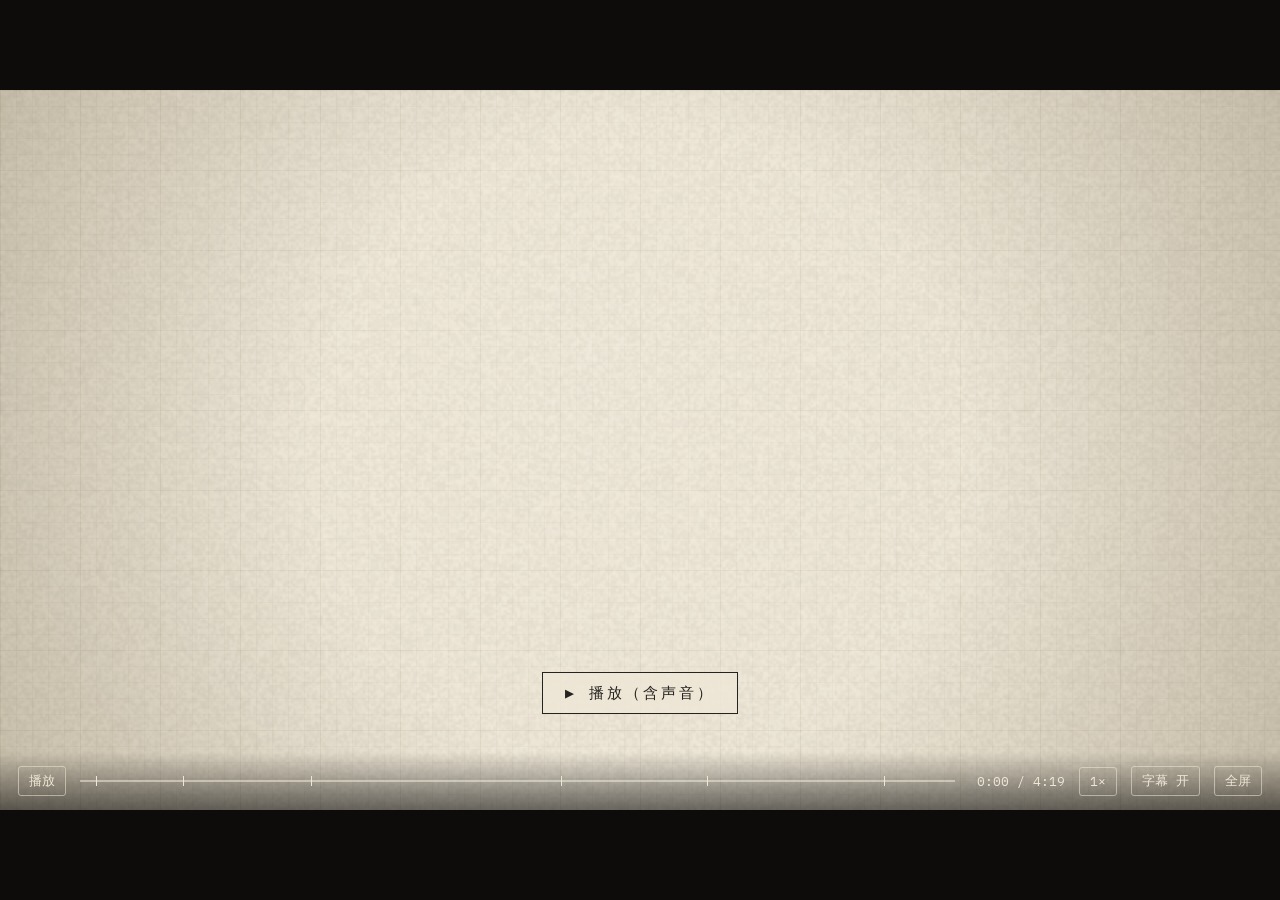
<file: two-percent/index.html>
<!doctype html>
<html lang="zh-CN">
<head>
<meta charset="utf-8">
<meta name="viewport" content="width=device-width, initial-scale=1">
<title>百分之二</title>
<link rel="preconnect" href="https://fonts.googleapis.com">
<link href="https://fonts.googleapis.com/css2?family=IBM+Plex+Mono:wght@400;500&family=Noto+Serif+SC:wght@400;600&display=swap" rel="stylesheet">
<style>
  :root { --bg:#0d0c0b; --ui:#efe7d6; --ui-dim:rgba(239,231,214,.55); }
  html,body { margin:0; height:100%; background:var(--bg); overflow:hidden; }
  body { display:flex; align-items:center; justify-content:center; font-family:"IBM Plex Mono",monospace; }
  #stage { position:relative; }
  canvas { display:block; width:100%; height:100%; }
  #bar { position:absolute; left:0; right:0; bottom:0; padding:14px 18px; display:flex; gap:14px; align-items:center;
         background:linear-gradient(transparent, rgba(0,0,0,.55)); color:var(--ui); font-size:13px;
         opacity:0; transition:opacity .3s; }
  #stage.ui #bar, #stage.paused #bar { opacity:1; }
  #bar button { background:none; border:1px solid var(--ui-dim); color:var(--ui); font:inherit; padding:5px 10px; cursor:pointer; border-radius:3px; }
  #bar button:hover { border-color:var(--ui); }
  #seek { flex:1; position:relative; height:22px; cursor:pointer; }
  #seek .track { position:absolute; left:0; right:0; top:10px; height:2px; background:var(--ui-dim); }
  #seek .fill { position:absolute; left:0; top:10px; height:2px; background:var(--ui); }
  #seek .mark { position:absolute; top:6px; width:1px; height:10px; background:var(--ui); }
  #time { min-width:96px; text-align:right; font-variant-numeric:tabular-nums; }
  #start { position:absolute; inset:0; display:flex; align-items:center; justify-content:center; cursor:pointer; }
  #start span { color:#25231f; border:1.5px solid #25231f; padding:10px 22px; font-size:15px; letter-spacing:.2em; background:rgba(239,231,214,.85); margin-top:38%; }
  #start.hidden { display:none; }
</style>
</head>
<body>
<div id="stage" class="paused">
  <canvas id="c" width="1920" height="1080"></canvas>
  <div id="start"><span>▶ 播放（含声音）</span></div>
  <div id="bar">
    <button id="play">播放</button>
    <div id="seek"><div class="track"></div><div class="fill"></div></div>
    <span id="time">0:00 / 0:00</span>
    <button id="speed">1×</button>
    <button id="subs">字幕 开</button>
    <button id="fs">全屏</button>
  </div>
</div>
<script>
'use strict';
/* =====================================================================
   《百分之二》 Two Percent — 纯代码短片
   全部画面由 Canvas 2D 按时间 t 确定性绘制（可任意拖动 / 逐帧导出）。
   旁白时长目前按语速估算；配音回来后，改 RATE 或给单句写死 dur 即可重新对位。
   ===================================================================== */

const W = 1920, H = 1080;
const cv = document.getElementById('c');
const ctx = cv.getContext('2d');

const C = {
  paper: '#efe7d6', ink: '#25231f', ink2: '#6f665a', red: '#a33a28',
  blue: '#2f5f8f',                 // 蓝铅笔：只代表 AI 与关于 AI 的预测
  hl: 'rgba(242,198,60,0.62)',     // 荧光笔：只代表人、快不了的环节
  // 红：只代表访谈里的真实数字；黑：历史与事实
  grid: 'rgba(120,100,60,0.10)', gridMajor: 'rgba(120,100,60,0.22)',
};
const SERIF = '"Noto Serif SC","Songti SC","STSong","WenQuanYi Zen Hei",serif';
const MONO = '"IBM Plex Mono","Courier New",monospace';

/* ---------------- 旁白 / 时间轴 ----------------
   每句：[文字, 句后额外停顿秒数, 选项]
   选项 noSub：该句由画面上的字承担，不出底部字幕。                     */
const RATE = 4.3;   // 估算语速：字/秒
const GAP = 0.55;   // 句间默认停顿

const CHAPTERS = [
  { key: 'title', name: '', lead: 0.6, tail: 4.2, lines: [] },
  { key: 'ask', name: '一 · 你被问过吗', lead: 1.0, tail: 1.2, lines: [
    ['这个问题你大概被问过，或者问过别人：', 0],
    ['你学这个专业，以后会不会被 AI 取代？', 0.8, { noSub: true }],
    ['今年，Anthropic 的首席经济学家在哈佛被问了一个小时。', 0.2],
    ['他的回答，不太像你想的那样。', 0],
  ]},
  { key: 'half', name: '二 · 对了一半', lead: 1.2, tail: 1.6, lines: [
    ['几年前，一些人在图上画了一条线，说：到 2026 年，AI 会聪明到这种程度。', 0.6],
    ['他们说对了，甚至说保守了。', 0.6],
    ['他们还说，到那时，很多工作会消失。', 0.4],
    ['这一半没发生。美国的失业率是 4.1%，接近有记录以来的最低。', 0.6],
    ['同一批人，一半说对了，一半没对。为什么？', 0.8],
  ]},
  { key: 'chain', name: '三 · 工作是一串事', lead: 1.0, tail: 1.8, lines: [
    ['他的解释是：工作不是一件事，是一串事。', 0.8],
    ['AI 能让“想”和“写”快一百倍，但有些事快不了——它们要等现实世界给答案。', 0.8],
    ['打个比方，做一款新药。AI 一天能设计出成千上万种候选分子。', 0.4],
    ['但每一种都要先在动物身上试，再在人身上试，一期、二期、三期，几年起步。', 0.4],
    ['前面快了一百倍，新药上市只快了一点点。', 1.0],
    ['就像一场接力赛：前三棒跑得再快，第四棒还是原来的速度，全队的成绩就被它卡住。', 1.4],
    ['他给了一个真实的数字：编程 AI 普及以后，代码多了二十倍，', 0.2],
    ['真正发布的软件，只多了三成。', 0.8],
    ['中间差的那一大截，就是链条上快不了的那几环。', 0.6],
  ]},
  { key: 'line', name: '四 · 那条线', lead: 1.0, tail: 1.6, lines: [
    ['这是美国经济从 1870 年到 2010 年的样子。', 1.2],
    ['中间出现了电、汽车、电脑、互联网，每一次都有人说这次不一样。', 1.6],
    ['但平均下来，一百四十年，每年增长大约 2%。经济学家管它叫“经济的标度律”。', 1.4],
    ['这次会弯吗？他没有给答案。', 1.0],
    ['也许 AI 只是又一批让它保持在 2% 的发明。也许不是。', 1.0],
  ]},
  { key: 'swap', name: '五 · 不是消失，是换人', lead: 1.0, tail: 1.8, lines: [
    ['但有一件事，他承认得很直接。', 0.3],
    ['主持人问他：我现在用 AI 做研究，那我以前的研究助理呢？', 0.6],
    ['他说：你变强了，他的位子没了。两件事同时发生。', 1.2],
    ['这件事正在很多办公室里发生。', 0.2],
    ['同样的活，一个人六点就交了三份，另一个人九点才交一份。转正只有一个名额。', 1.2],
    ['工作没有消失。它只是换了人做。', 1.2],
    ['所以比起你的专业叫什么，更要紧的是：你是这两个人里的哪一个。', 1.0],
  ]},
  { key: 'end', name: '', lead: 2.4, tail: 10.0, lines: [
    ['这段影像是 AI 做的。', 1.0, { noSub: true }],
    ['它也不知道，那条线会不会弯。', 0, { noSub: true }],
  ]},
];

function lineDur(s) { return 0.45 + s.replace(/\s/g, '').length / RATE; }

let TOTAL = 0;
const CUES = [];
(function buildTimeline() {
  let t = 0;
  for (const ch of CHAPTERS) {
    ch.s = t; t += ch.lead; ch.cues = [];
    for (const [text, after, opt] of ch.lines) {
      const d = lineDur(text);
      const cue = { text, s: t, e: t + d, noSub: !!(opt && opt.noSub) };
      ch.cues.push(cue); CUES.push(cue);
      t += d + GAP + (after || 0);
    }
    t += ch.tail; ch.e = t;
  }
  TOTAL = t;
})();

/* ---------------- 小工具 ---------------- */
const clamp = (x, a = 0, b = 1) => Math.max(a, Math.min(b, x));
const lerp = (a, b, k) => a + (b - a) * k;
const ease = k => k < .5 ? 4 * k * k * k : 1 - Math.pow(-2 * k + 2, 3) / 2;
const prog = (t, a, b) => clamp((t - a) / (b - a));       // 线性 0..1
const eprog = (t, a, b) => ease(prog(t, a, b));
const fin = (t, a, d = .6) => clamp((t - a) / d);           // 淡入
const vis = (t, a, b, d = .5) => fin(t, a, d) * (1 - fin(t, b - d, d));
function hash(n) { const x = Math.sin(n * 127.1 + 311.7) * 43758.5453; return x - Math.floor(x); }

// 每帧收集：笔是否在画、打字机打了几个字（供声音使用）
const FX = { pen: 0, typed: 0 };

function setFont(size, family = SERIF, weight = 400) { ctx.font = `${weight} ${size}px ${family}`; }
function text(s, x, y, o = {}) {
  ctx.save();
  ctx.globalAlpha *= (o.alpha == null ? 1 : o.alpha);
  setFont(o.size || 32, o.font || SERIF, o.weight || 400);
  ctx.fillStyle = o.color || C.ink;
  ctx.textAlign = o.align || 'left';
  ctx.textBaseline = o.base || 'alphabetic';
  if (o.rot) { ctx.translate(x, y); ctx.rotate(o.rot); ctx.fillText(s, 0, 0); }
  else ctx.fillText(s, x, y);
  ctx.restore();
}
// 打字机：返回已出现的部分，并登记打字数
function typed(s, p) {
  const chars = Array.from(s);
  const n = Math.floor(chars.length * clamp(p));
  if (p > 0 && p < 1) FX.typed += n;
  return chars.slice(0, n).join('');
}

// 路径：点列 + 累计长度，可按进度画出（笔尖跟随）
function mkPath(pts) {
  const L = [0];
  for (let i = 1; i < pts.length; i++) L.push(L[i - 1] + Math.hypot(pts[i][0] - pts[i - 1][0], pts[i][1] - pts[i - 1][1]));
  return { pts, L, len: L[L.length - 1] };
}
function sample(fn, a, b, n) { const out = []; for (let i = 0; i <= n; i++) { const u = a + (b - a) * i / n; out.push(fn(u)); } return out; }
function drawPath(P, p, o = {}) {
  if (p <= 0) return null;
  p = clamp(p);
  const target = P.len * p, pts = P.pts;
  ctx.save();
  ctx.globalAlpha *= (o.alpha == null ? 1 : o.alpha);
  ctx.strokeStyle = o.color || C.ink; ctx.lineWidth = o.w || 3;
  ctx.lineCap = 'round'; ctx.lineJoin = 'round';
  if (o.dash) ctx.setLineDash(o.dash);
  ctx.beginPath(); ctx.moveTo(pts[0][0], pts[0][1]);
  let tip = pts[0];
  for (let i = 1; i < pts.length; i++) {
    if (P.L[i] <= target) { ctx.lineTo(pts[i][0], pts[i][1]); tip = pts[i]; }
    else {
      const k = (target - P.L[i - 1]) / (P.L[i] - P.L[i - 1] || 1);
      tip = [lerp(pts[i - 1][0], pts[i][0], k), lerp(pts[i - 1][1], pts[i][1], k)];
      ctx.lineTo(tip[0], tip[1]); break;
    }
  }
  ctx.stroke();
  ctx.restore();
  if (p < 1 && !o.noNib) { nib(tip[0], tip[1], o.alpha); FX.pen++; }
  return tip;
}
function nib(x, y, a = 1) {
  ctx.save(); ctx.globalAlpha *= (a == null ? 1 : a);
  ctx.strokeStyle = C.ink; ctx.lineWidth = 1.5;
  ctx.beginPath(); ctx.arc(x, y, 9, 0, Math.PI * 2); ctx.stroke();
  ctx.fillStyle = C.ink; ctx.beginPath(); ctx.arc(x, y, 3.2, 0, Math.PI * 2); ctx.fill();
  ctx.restore();
}
function line(x1, y1, x2, y2, p = 1, o) { return drawPath(mkPath([[x1, y1], [x2, y2]]), p, o); }
function rectPath(x, y, w, h) { return mkPath([[x, y], [x + w, y], [x + w, y + h], [x, y + h], [x, y]]); }
function circlePath(cx, cy, r, a0 = -Math.PI / 2) { return mkPath(sample(u => [cx + r * Math.cos(a0 + u), cy + r * Math.sin(a0 + u)], 0, Math.PI * 2, 48)); }

/* ---------------- 纸 ---------------- */
const grain = document.createElement('canvas');
(function makeGrain() {
  grain.width = 480; grain.height = 270;
  const g = grain.getContext('2d'), img = g.createImageData(480, 270);
  for (let i = 0; i < img.data.length; i += 4) {
    const v = hash(i * .37) * 255;
    img.data[i] = img.data[i + 1] = img.data[i + 2] = v; img.data[i + 3] = 14;
  }
  g.putImageData(img, 0, 0);
})();
function paper(t, gridAlpha = 1) {
  ctx.fillStyle = C.paper; ctx.fillRect(0, 0, W, H);
  const breathe = (0.85 + 0.15 * Math.sin(t * 0.45)) * gridAlpha;
  ctx.save(); ctx.globalAlpha = breathe; ctx.lineWidth = 1;
  for (let x = 0; x <= W; x += 24) { ctx.strokeStyle = x % 120 === 0 ? C.gridMajor : C.grid; ctx.beginPath(); ctx.moveTo(x + .5, 0); ctx.lineTo(x + .5, H); ctx.stroke(); }
  for (let y = 0; y <= H; y += 24) { ctx.strokeStyle = y % 120 === 0 ? C.gridMajor : C.grid; ctx.beginPath(); ctx.moveTo(0, y + .5); ctx.lineTo(W, y + .5); ctx.stroke(); }
  ctx.restore();
  ctx.drawImage(grain, 0, 0, W, H);
}
function vignette() {
  const v = ctx.createRadialGradient(W / 2, H / 2, H * .45, W / 2, H / 2, H * 1.05);
  v.addColorStop(0, 'rgba(60,40,10,0)'); v.addColorStop(1, 'rgba(60,40,10,0.22)');
  ctx.fillStyle = v; ctx.fillRect(0, 0, W, H);
}
// 荧光笔一抹：略歪、两端不齐
function hl(x, y, w, h, p, a = 1) {
  if (p <= 0) return;
  const ww = w * clamp(p);
  ctx.save(); ctx.globalAlpha *= a; ctx.globalCompositeOperation = 'multiply'; ctx.fillStyle = C.hl;
  ctx.beginPath(); ctx.moveTo(x + 2, y + 4); ctx.lineTo(x + ww, y); ctx.lineTo(x + ww + 5, y + h - 3); ctx.lineTo(x - 3, y + h); ctx.closePath(); ctx.fill();
  ctx.restore();
}
// 路径上某个进度处的点（镜头跟笔用）
function pathPoint(P, p) {
  const target = P.len * clamp(p);
  for (let i = 1; i < P.pts.length; i++) if (P.L[i] >= target) {
    const k = (target - P.L[i - 1]) / (P.L[i] - P.L[i - 1] || 1);
    return [lerp(P.pts[i - 1][0], P.pts[i][0], k), lerp(P.pts[i - 1][1], P.pts[i][1], k)];
  }
  return P.pts[P.pts.length - 1];
}

/* ---------------- Dylan He 的标志（按原图用代码重画） ---------------- */
const LOGO = (() => {
  const S = 600, cv2 = document.createElement('canvas'); cv2.width = cv2.height = S;
  const g = cv2.getContext('2d'), R0 = S * .46, ox = S / 2, oy = S / 2;
  const BLUE = '#4a62c4', ORANGE = '#ea7a3d', BROWN = '#4a2f36', CREAM = '#e9e2d1';
  const blob = (cx, cy, r, seed) => {
    g.beginPath();
    for (let i = 0; i <= 120; i++) {
      const a = i / 120 * Math.PI * 2;
      const rr = r * (1 + .016 * Math.sin(3 * a + seed) + .01 * Math.sin(5 * a + seed * 2.3) + .006 * Math.sin(9 * a + seed * .7));
      const x = cx + Math.cos(a) * rr, y = cy + Math.sin(a) * rr;
      i ? g.lineTo(x, y) : g.moveTo(x, y);
    }
    g.closePath();
  };
  const P = (fx, fy) => [ox + fx * R0, oy + fy * R0];
  const solid = (fx, fy, fr, col, seed) => { const [x, y] = P(fx, fy); blob(x, y, fr * R0, seed); g.fillStyle = col; g.fill(); };
  const dots = (fx, fy, fr, bg, col, step, dr, seed) => {
    const [x, y] = P(fx, fy); blob(x, y, fr * R0, seed); g.fillStyle = bg; g.fill();
    g.save(); g.clip(); g.fillStyle = col;
    for (let yy = y - fr * R0; yy < y + fr * R0; yy += step) for (let xx = x - fr * R0; xx < x + fr * R0; xx += step) {
      g.beginPath(); g.arc(xx + (hash(xx * 3 + yy) - .5) * 1.2, yy + (hash(yy * 7 + xx) - .5) * 1.2, dr, 0, Math.PI * 2); g.fill();
    }
    g.restore();
  };
  solid(0, 0, 1, BLUE, 1);
  dots(.02, -.01, .80, CREAM, BLUE, 9.5, 3.1, 2);
  dots(.10, -.04, .62, CREAM, ORANGE, 8.5, 2.9, 3);
  solid(.13, -.08, .42, ORANGE, 4);
  solid(.13, -.09, .30, BROWN, 5);
  dots(.17, -.10, .19, BROWN, BLUE, 7, 2.9, 6);
  solid(.18, -.14, .095, CREAM, 7);
  // 小人
  const [fx, fy] = P(-.565, .50), u = R0 * .01;
  g.fillStyle = BROWN;
  g.fillRect(fx - 4 * u, fy - 3 * u, 11 * u, 13 * u);
  g.fillRect(fx - 4 * u, fy + 9 * u, 4 * u, 13 * u); g.fillRect(fx + 3 * u, fy + 9 * u, 4 * u, 13 * u);
  g.fillStyle = ORANGE;
  g.beginPath(); g.arc(fx + 1.5 * u, fy - 8 * u, 4.2 * u, 0, Math.PI * 2); g.fill();
  g.beginPath(); g.arc(fx + 4 * u, fy + 1 * u, 3.6 * u, 0, Math.PI * 2); g.fill();
  // 颗粒
  g.globalCompositeOperation = 'source-atop';
  for (let i = 0; i < 26000; i++) { g.fillStyle = hash(i * 1.7) > .5 ? 'rgba(255,255,255,.10)' : 'rgba(0,0,0,.07)'; g.fillRect(hash(i) * S, hash(i + 5e4) * S, 1.4, 1.4); }
  return cv2;
})();
function logo(x, y, size, a = 1) {
  if (a <= 0) return;
  ctx.save(); ctx.globalAlpha *= a; ctx.drawImage(LOGO, x - size / 2, y - size / 2, size, size); ctx.restore();
}

/* ---------------- 共用小画件 ---------------- */
function hourglass(x, y, s, a = 1) {
  ctx.save(); ctx.globalAlpha *= a; ctx.strokeStyle = C.ink; ctx.lineWidth = 2;
  ctx.beginPath();
  ctx.moveTo(x - s, y - s); ctx.lineTo(x + s, y - s); ctx.lineTo(x - s, y + s); ctx.lineTo(x + s, y + s); ctx.closePath();
  ctx.stroke(); ctx.restore();
}
function stamp(s, x, y, k, o = {}) {
  if (k <= 0) return;
  const sc = lerp(1.6, 1, ease(clamp(k * 3)));
  ctx.save(); ctx.translate(x, y); ctx.rotate(o.rot || -0.07); ctx.scale(sc, sc);
  ctx.globalAlpha *= clamp(k * 3) * 0.92;
  setFont(o.size || 60, SERIF, 600);
  const w = ctx.measureText(s).width + 56, h = (o.size || 60) + 34;
  ctx.fillStyle = 'rgba(239,231,214,0.9)'; ctx.fillRect(-w / 2, -h / 2, w, h);
  ctx.strokeStyle = C.red; ctx.lineWidth = 5; ctx.strokeRect(-w / 2, -h / 2, w, h);
  ctx.lineWidth = 1.5; ctx.strokeRect(-w / 2 + 8, -h / 2 + 8, w - 16, h - 16);
  ctx.fillStyle = C.red; ctx.textAlign = 'center'; ctx.textBaseline = 'middle'; ctx.fillText(s, 0, 4);
  ctx.restore();
}
// 线描小人（坐姿，面朝 dir），p 为画出进度
function figure(x, y, p, o = {}) {
  const d = o.dir || 1, a = o.alpha == null ? 1 : o.alpha, dash = o.dash;
  const parts = [
    circlePath(x, y - 150, 30),
    mkPath([[x, y - 120], [x - 6 * d, y - 30]]),                         // 躯干
    mkPath([[x - 2 * d, y - 100], [x + 50 * d, y - 70], [x + 95 * d, y - 72]]), // 手臂伸向桌面
    mkPath([[x - 6 * d, y - 30], [x + 55 * d, y - 30], [x + 55 * d, y + 50]]), // 腿
    mkPath([[x - 40 * d, y - 30], [x + 30 * d, y - 30]]),                 // 椅面
    mkPath([[x - 40 * d, y - 30], [x - 40 * d, y - 110]]),                // 椅背
    mkPath([[x - 32 * d, y - 30], [x - 32 * d, y + 50]]),                 // 椅腿
  ];
  const n = parts.length;
  parts.forEach((P, i) => {
    const k = clamp(p * n - i);
    const isChair = i >= 4;
    drawPath(P, k, { alpha: isChair ? (o.chairAlpha == null ? 1 : o.chairAlpha) : a, w: 3, dash: isChair ? null : dash, noNib: !(k > 0 && k < 1) });
  });
}
function desk(x1, x2, y, p) { line(x1, y, x2, y, p); line(x1 + 20, y, x1 + 20, y + 130, clamp(p * 2 - 1)); line(x2 - 20, y, x2 - 20, y + 130, clamp(p * 2 - 1)); }
function laptop(x, y, d, p, glow = 0) {
  drawPath(mkPath([[x - 40 * d, y], [x + 30 * d, y], [x + 50 * d, y - 60]]), p, { w: 3 });
  if (glow > 0) {
    ctx.save(); ctx.globalAlpha = glow * 0.9; ctx.strokeStyle = C.blue; ctx.lineWidth = 2;
    for (let i = 0; i < 5; i++) {
      const ang = -Math.PI / 2 - d * (0.2 + i * 0.28);
      const r1 = 70, r2 = 70 + 26 + 10 * Math.sin(i * 2.1);
      ctx.beginPath(); ctx.moveTo(x + 40 * d + Math.cos(ang) * r1 * .5, y - 40 + Math.sin(ang) * r1 * .5);
      ctx.lineTo(x + 40 * d + Math.cos(ang) * r2 * .8, y - 40 + Math.sin(ang) * r2 * .8); ctx.stroke();
    }
    ctx.restore();
  }
}
function sheets(x, y, n, a = 1) {
  ctx.save(); ctx.globalAlpha *= a; ctx.strokeStyle = C.ink; ctx.fillStyle = C.paper; ctx.lineWidth = 2;
  for (let i = 0; i < n; i++) { const yy = y - i * 10, xx = x + (hash(i + 3) - .5) * 8; ctx.fillRect(xx - 40, yy - 8, 80, 8); ctx.strokeRect(xx - 40, yy - 8, 80, 8); }
  ctx.restore();
}
function clock(x, y, r, hours, p, a = 1) {
  drawPath(circlePath(x, y, r), p, { alpha: a, w: 2.5 });
  if (p < 1) return;
  ctx.save(); ctx.globalAlpha *= a; ctx.strokeStyle = C.ink;
  for (let i = 0; i < 12; i++) { const an = i / 12 * Math.PI * 2; ctx.lineWidth = i % 3 ? 1 : 2.5; ctx.beginPath(); ctx.moveTo(x + Math.cos(an) * r * .82, y + Math.sin(an) * r * .82); ctx.lineTo(x + Math.cos(an) * r * .95, y + Math.sin(an) * r * .95); ctx.stroke(); }
  const hA = (hours % 12) / 12 * Math.PI * 2 - Math.PI / 2, mA = (hours % 1) * Math.PI * 2 - Math.PI / 2;
  ctx.lineCap = 'round'; ctx.lineWidth = 4; ctx.beginPath(); ctx.moveTo(x, y); ctx.lineTo(x + Math.cos(hA) * r * .5, y + Math.sin(hA) * r * .5); ctx.stroke();
  ctx.lineWidth = 2.5; ctx.beginPath(); ctx.moveTo(x, y); ctx.lineTo(x + Math.cos(mA) * r * .78, y + Math.sin(mA) * r * .78); ctx.stroke();
  ctx.restore();
}

// 天色：上午淡 → 傍晚橙 → 夜深蓝
const SKY = [[9, [222, 228, 226]], [15, [226, 222, 205]], [17, [236, 178, 108]], [18, [226, 140, 84]], [19, [120, 104, 128]], [20, [58, 72, 108]], [21, [34, 44, 74]]];
function skyAt(h) {
  for (let i = 1; i < SKY.length; i++) if (h <= SKY[i][0]) {
    const k = prog(h, SKY[i - 1][0], SKY[i][0]), a = SKY[i - 1][1], b = SKY[i][1];
    return a.map((v, j) => Math.round(lerp(v, b[j], k)));
  }
  return SKY[SKY.length - 1][1];
}
function windowAt(x, y, w, h, hrs, p) {
  if (p <= 0) return;
  const [r, g, b] = skyAt(hrs);
  ctx.save();
  // 窗光洒在纸上
  const spill = ctx.createRadialGradient(x + w / 2, y + h / 2, 10, x + w / 2, y + h / 2, 420);
  spill.addColorStop(0, `rgba(${r},${g},${b},${.22 * p})`); spill.addColorStop(1, `rgba(${r},${g},${b},0)`);
  ctx.fillStyle = spill; ctx.fillRect(x - 420, y - 420, w + 840, h + 840);
  ctx.globalAlpha *= p * .82; ctx.fillStyle = `rgb(${r},${g},${b})`; ctx.fillRect(x, y, w, h);
  if (hrs > 19.5) { ctx.fillStyle = 'rgba(239,231,214,.8)'; for (let i = 0; i < 6; i++) ctx.fillRect(x + hash(i) * w, y + hash(i + 7) * h * .6, 2, 2); }
  ctx.restore();
  drawPath(rectPath(x, y, w, h), p, { w: 3, noNib: true });
  line(x + w / 2, y, x + w / 2, y + h, p, { w: 2, noNib: true });
  line(x, y + h / 2, x + w, y + h / 2, p, { w: 2, noNib: true });
}

/* ---------------- 第四章那条线（第六章复用） ---------------- */
const GDP = (() => {
  const x0 = 220, x1 = 1440, x2 = 1700, yb = 850, yt = 290;
  const X = yr => x0 + (yr - 1870) / 140 * (x1 - x0);
  const rise = 2.8;                                   // 140 年 × 2% ≈ 对数 2.8
  const Y = v => yb - v / (rise + .25) * (yb - yt);
  function logv(yr) {
    let v = (yr - 1870) * 0.02;
    const dep = yr > 1929 && yr < 1945 ? Math.sin(prog(yr, 1929, 1941) * Math.PI) * -0.30 : 0;   // 大萧条
    const war = yr > 1939 && yr < 1950 ? Math.sin(prog(yr, 1939, 1950) * Math.PI) * 0.10 : 0;    // 二战
    const wob = Math.sin(yr * 0.9) * 0.018 + Math.sin(yr * 2.3 + 1) * 0.012;
    return v + dep + war + wob;
  }
  const main = mkPath(sample(yr => [X(yr), Y(logv(yr))], 1870, 2010, 280));
  const end = [X(2010), Y(logv(2010))];
  const straight = mkPath(sample(yr => [X(yr), Y(logv(2010) + (yr - 2010) * .02)], 2010, 2030, 40));
  const bend = mkPath(sample(yr => [X(yr), Y(logv(2010) + (yr - 2010) * .02 + Math.pow((yr - 2010) / 20, 3) * 0.55)], 2010, 2030, 40));
  const marks = [[1882, '电'], [1908, '汽车'], [1946, '电脑'], [1991, '互联网']];
  return { x0, x1, x2, yb, yt, X, Y, logv, main, end, straight, bend, marks };
})();
function drawGDP(lt, cfg) {
  const g = GDP;
  line(g.x0, g.yb + 40, g.x2, g.yb + 40, cfg.axis, { w: 2, noNib: true });
  line(g.x0 - 30, g.yb + 40, g.x0 - 30, g.yt - 60, cfg.axis, { w: 2, noNib: true });
  const ax = fin(cfg.axis, .9, .1);
  for (let yr = 1870; yr <= 2010; yr += 20) {
    ctx.save(); ctx.globalAlpha = ax; ctx.strokeStyle = C.ink; ctx.lineWidth = 2;
    ctx.beginPath(); ctx.moveTo(g.X(yr), g.yb + 40); ctx.lineTo(g.X(yr), g.yb + 52); ctx.stroke(); ctx.restore();
    text(String(yr), g.X(yr), g.yb + 82, { font: MONO, size: 22, align: 'center', color: C.ink2, alpha: ax });
  }
  if (!cfg.noLabel) text('人均 GDP · 对数刻度 · 示意', g.x0 - 20, g.yt - 80, { size: 24, color: C.ink2, alpha: ax });
  // 未来区域
  if (cfg.future > 0) {
    ctx.save(); ctx.globalAlpha = cfg.future * .5; ctx.strokeStyle = C.ink2; ctx.lineWidth = 1;
    ctx.beginPath(); ctx.rect(g.x1, g.yt - 60, g.x2 - g.x1, g.yb + 40 - (g.yt - 60)); ctx.clip();
    for (let k = -800; k < 800; k += 18) { ctx.beginPath(); ctx.moveTo(g.x1 + k, g.yt - 60); ctx.lineTo(g.x1 + k + 600, g.yb + 40); ctx.stroke(); }
    ctx.restore();
    text('2030', g.x2, g.yb + 82, { font: MONO, size: 22, align: 'center', color: C.ink2, alpha: cfg.future });
  }
  // 主线
  const tip = drawPath(g.main, cfg.main, { w: 4, noNib: cfg.main >= 1 });
  // 历史标注（笔经过时出现）
  for (const [yr, label] of g.marks) {
    const passed = tip ? tip[0] >= g.X(yr) : false;
    if (!passed && cfg.main < 1) continue;
    const k = cfg.markAlpha == null ? 1 : cfg.markAlpha;
    const x = g.X(yr), y = g.Y(g.logv(yr));
    ctx.save(); ctx.globalAlpha = k * .7; ctx.strokeStyle = C.ink; ctx.lineWidth = 1.5; ctx.setLineDash([4, 5]);
    ctx.beginPath(); ctx.moveTo(x, y - 18); ctx.lineTo(x, y - 110); ctx.stroke(); ctx.restore();
    text(label, x, y - 124, { size: 34, align: 'center', alpha: k });
    text(String(yr), x, y - 162, { font: MONO, size: 20, align: 'center', color: C.ink2, alpha: k });
  }
  if (cfg.pct > 0) {
    text('≈ 2%', 300, 360, { font: MONO, size: 150, weight: 500, color: C.red, alpha: cfg.pct });
    text('每年 · 持续 140 年', 312, 430, { size: 36, color: C.ink2, alpha: cfg.pct });
  }
}

/* ---------------- 各章画面 ---------------- */
const SCENES = {
  title(lt, ch) {
    const k = vis(lt, .3, ch.e - ch.s, .9);
    text(typed('百分之二', prog(lt, .5, 1.6)), W / 2, H / 2 - 10, { size: 150, weight: 600, align: 'center', alpha: k });
    text('TWO PERCENT', W / 2, H / 2 + 70, { font: MONO, size: 30, align: 'center', color: C.ink2, alpha: k * fin(lt, 1.8) });
    line(W / 2 - 260, H / 2 + 110, W / 2 + 260, H / 2 + 110, eprog(lt, 1.8, 3.0), { w: 2, alpha: k });
    text('一场关于 AI 与工作的对话', W / 2, H / 2 + 160, { size: 30, align: 'center', color: C.ink2, alpha: k * fin(lt, 2.6) });
    logo(W / 2 - 62, H / 2 + 262, 44, k * fin(lt, 3.0));
    text('Dylan He', W / 2 - 30, H / 2 + 271, { font: MONO, size: 24, color: C.ink2, alpha: k * fin(lt, 3.0) });
  },

  ask(lt, ch) {
    const c = ch.cues.map(q => q.s - ch.s), D = ch.e - ch.s;
    const up = eprog(lt, c[2] - .2, c[2] + 1.0);
    const q = typed('你学这个专业，以后会不会被 AI 取代？', prog(lt, c[1], c[1] + 2.4));
    text(q, W / 2, lerp(H / 2, 300, up), { size: lerp(72, 52, up), align: 'center', weight: 600 });
    // 名片
    const card = eprog(lt, c[2] + .3, c[2] + 2.3);
    if (card > 0) {
      drawPath(rectPath(560, 430, 800, 300), card, { w: 2 });
      const ka = fin(lt, c[2] + 1.6);
      text('Peter McCrory', 620, 520, { font: MONO, size: 44, alpha: ka });
      text('Anthropic 首席经济学家', 620, 575, { size: 32, alpha: ka });
      line(620, 610, 1300, 610, eprog(lt, c[2] + 2, c[2] + 3), { w: 1, noNib: true });
      text('主持：Jason Furman（前白宫经济顾问委员会主席）', 620, 660, { size: 26, color: C.ink2, alpha: fin(lt, c[2] + 2.4) });
      text('哈佛大学政治研究所 · JFK Jr. 论坛', 620, 702, { size: 26, color: C.ink2, alpha: fin(lt, c[2] + 2.8) });
      text('本片受此对话启发，部分例子与图表为补充', 960, 790, { size: 24, color: C.ink2, align: 'center', alpha: fin(lt, c[2] + 3.4) * (1 - fin(lt, D - .8, .8)) });
    }
    // “不太像你想的那样”——在问题下画一道波浪线
    const wv = eprog(lt, c[3] + .4, c[3] + 1.8);
    drawPath(mkPath(sample(u => [lerp(620, 1300, u), 340 + Math.sin(u * 40) * 5], 0, 1, 120)), wv, { w: 2, color: C.ink, alpha: 1 - fin(lt, D - .8, .8) });
  },

  half(lt, ch) {
    const c = ch.cues.map(q => q.s - ch.s);
    // 面板 A：能力
    const A = { x0: 170, x1: 870, y0: 250, y1: 770 };
    const B = { x0: 1050, x1: 1750, y0: 250, y1: 770 };
    const axA = eprog(lt, 0, 1.4);
    drawPath(mkPath([[A.x0, A.y0], [A.x0, A.y1], [A.x1, A.y1]]), axA, { w: 2 });
    text('AI 能独立完成的任务长度', A.x0, A.y0 - 40, { size: 32, weight: 600, alpha: fin(lt, .6) });
    text('每 4–7 个月翻一倍', A.x0, A.y0 - 4, { size: 24, color: C.ink2, alpha: fin(lt, 1) });
    for (let yr = 2019; yr <= 2026; yr++) {
      const x = lerp(A.x0, A.x1, (yr - 2019) / 7);
      text(String(yr), x, A.y1 + 40, { font: MONO, size: 20, align: 'center', color: C.ink2, alpha: fin(lt, .8 + (yr - 2019) * .08) });
    }
    const expo = (a, s) => u => [lerp(A.x0, A.x1, u), A.y1 - (Math.exp(a * u) - 1) / (Math.exp(a) - 1) * (A.y1 - A.y0) * s];
    const fc = mkPath(sample(expo(3.4, .78), 0, 1, 120));
    const ac = mkPath(sample(expo(4.2, .98), 0, 1, 120));
    drawPath(fc, eprog(lt, c[0] + 1.2, c[0] + 5.5), { w: 3, dash: [10, 10], color: C.blue, alpha: .6 });
    text('当年的预测', A.x1 - 10, A.y0 + 175, { size: 24, color: C.blue, align: 'right', alpha: fin(lt, c[0] + 5.5) });
    drawPath(ac, eprog(lt, c[1], c[1] + 3.2), { w: 4, color: C.blue });
    text('实际', A.x1 + 12, A.y0 + 20, { size: 28, weight: 600, color: C.blue, alpha: fin(lt, c[1] + 3) });

    // 面板 B：失业率
    const axB = eprog(lt, c[2] - .2, c[2] + 1.2);
    drawPath(mkPath([[B.x0, B.y0], [B.x0, B.y1], [B.x1, B.y1]]), axB, { w: 2 });
    text('美国失业率', B.x0, B.y0 - 40, { size: 32, weight: 600, alpha: fin(lt, c[2]) });
    text('示意 · 末点为访谈所引数据', B.x0, B.y0 - 4, { size: 24, color: C.ink2, alpha: fin(lt, c[2] + .4) });
    const yU = v => B.y1 - v / 15 * (B.y1 - B.y0);
    const xU = yr => lerp(B.x0, B.x1, (yr - 2022) / 4);
    for (const v of [0, 5, 10, 15]) text(v + '%', B.x0 - 14, yU(v) + 7, { font: MONO, size: 20, align: 'right', color: C.ink2, alpha: fin(lt, c[2] + .5) });
    for (let yr = 2022; yr <= 2026; yr++) text(String(yr), xU(yr), B.y1 + 40, { font: MONO, size: 20, align: 'center', color: C.ink2, alpha: fin(lt, c[2] + .6) });
    const pred = mkPath(sample(u => [xU(2023 + u * 3), yU(3.7 + Math.pow(u, 2.2) * 9.5)], 0, 1, 60));
    drawPath(pred, eprog(lt, c[2] + .8, c[2] + 3.2), { w: 3, dash: [10, 10], color: C.blue, alpha: .6 });
    text('当年的预测', xU(2026) - 10, yU(13.2) - 14, { size: 24, color: C.blue, align: 'right', alpha: fin(lt, c[2] + 3) });
    const pts = [[2022, 3.7], [2022.5, 3.6], [2023, 3.5], [2023.5, 3.6], [2024, 3.9], [2024.5, 4.1], [2025, 4.0], [2025.5, 4.2], [2026, 4.1]];
    const act = mkPath(sample(u => {
      const f = u * (pts.length - 1), i = Math.min(pts.length - 2, Math.floor(f)), k = ease(f - i);
      return [xU(lerp(pts[i][0], pts[i + 1][0], k)), yU(lerp(pts[i][1], pts[i + 1][1], k))];
    }, 0, 1, 120));
    drawPath(act, eprog(lt, c[3], c[3] + 2.6), { w: 4 });
    const endK = fin(lt, c[3] + 2.6, .4);
    if (endK > 0) {
      ctx.save(); ctx.globalAlpha = endK; ctx.fillStyle = C.red; ctx.beginPath(); ctx.arc(xU(2026), yU(4.1), 9, 0, Math.PI * 2); ctx.fill(); ctx.restore();
      text('4.1%', xU(2026) - 20, yU(4.1) - 40, { font: MONO, size: 64, weight: 500, color: C.red, align: 'right', alpha: endK });
    }
    // 印章
    const sk = prog(lt, c[4] + 1.2, c[4] + 2.4);
    stamp('对了一半', 960, 520, sk, { size: 56 });
    if (sk > 0 && sk < .1) FX.stamp = 1;
  },

  chain(lt, ch) {
    const c = ch.cues.map(q => q.s - ch.s), D = ch.e - ch.s;

    // A：一串事
    const a = vis(lt, 0, c[2], .6);
    if (a > 0) {
      ctx.save(); ctx.globalAlpha = a;
      const labels = ['构思', '写作', '计算', '检索', '试验', '等结果', '审批', '落地'];
      const x0 = 190, step = 196, y = 440, w = 150, h = 84;
      labels.forEach((lab, i) => {
        const p = eprog(lt, .3 + i * .45, .3 + i * .45 + .7);
        drawPath(rectPath(x0 + i * step, y, w, h), p, { w: 3 });
        if (i > 0) line(x0 + i * step - 46, y + h / 2, x0 + i * step, y + h / 2, p, { w: 3, noNib: true });
        // 前四环被 AI 加速：涂黑
        const fill = i < 4 ? eprog(lt, c[1] + .3 + i * .18, c[1] + .9 + i * .18) : 0;
        if (fill > 0) { ctx.save(); ctx.globalAlpha *= fill; ctx.fillStyle = C.blue; ctx.fillRect(x0 + i * step, y, w, h); ctx.restore(); }
        if (i >= 4) hl(x0 + i * step - 8, y - 8, w + 16, h + 16, eprog(lt, c[1] + 3.0 + (i - 4) * .3, c[1] + 3.6 + (i - 4) * .3));
        text(lab, x0 + i * step + w / 2, y + h / 2 + 12, { size: 34, align: 'center', color: fill > .5 ? C.paper : C.ink, alpha: fin(lt, .3 + i * .45 + .5) });
        if (i >= 4) hourglass(x0 + i * step + w / 2, y + h + 50, 14, fin(lt, c[1] + 3.2 + (i - 4) * .2));
      });
      const br = eprog(lt, c[1] + 1.2, c[1] + 2.4);
      line(x0, y - 40, x0 + 3 * step + w, y - 40, br, { w: 2, color: C.blue });
      text('×100', x0 + (3 * step + w) / 2, y - 62, { font: MONO, size: 44, weight: 500, align: 'center', color: C.blue, alpha: fin(lt, c[1] + 2.2) });
      const br2 = eprog(lt, c[1] + 3.0, c[1] + 4.2);
      line(x0 + 4 * step, y + h + 100, x0 + 7 * step + w, y + h + 100, br2, { w: 2 });
      text('要等现实世界给答案', x0 + 4 * step + (3 * step + w) / 2, y + h + 150, { size: 32, align: 'center', alpha: fin(lt, c[1] + 4) });
      ctx.restore();
    }

    // B：新药
    const b = vis(lt, c[2], c[5], .6);
    if (b > 0) {
      ctx.save(); ctx.globalAlpha = b;
      const x0 = 260, x1 = 1660, yr = x => x0 + x / 10 * (x1 - x0);
      const segs = [['设计分子', 1], ['动物实验', 1.5], ['一期', 1.5], ['二期', 2], ['三期', 3], ['审批', 1]];
      // 候选分子云
      const cloud = vis(lt, c[2] + 1.2, c[3] + .8, .5);
      const n = Math.floor(eprog(lt, c[2] + 1.4, c[3]) * 900);
      if (cloud > 0) {
        ctx.save(); ctx.globalAlpha *= cloud; ctx.fillStyle = C.blue;
        for (let i = 0; i < n; i++) { const px = 270 + hash(i) * 520, py = 190 + hash(i + 999) * 140; ctx.fillRect(px, py, 3, 3); }
        ctx.restore();
        text('候选分子 ' + Math.floor(n / 900 * 12000).toLocaleString('en-US'), 830, 270, { font: MONO, size: 36, color: C.blue, alpha: cloud });
      }
      const row = (y, label, scaleFirst, p0, p1, total) => {
        text(label, x0, y - 22, { size: 30, weight: 600, alpha: fin(lt, p0) });
        let acc = 0;
        segs.forEach(([name, len], i) => {
          const L = i === 0 ? len * scaleFirst : len;
          const st = i === 0 ? p0 : lerp(p0 + .6, p1, (i - 1) / 5), en = st + (i === 0 ? .6 : (p1 - p0 - .6) / 5);
          const p = eprog(lt, st, en);
          drawPath(rectPath(yr(acc), y, Math.max(3, yr(acc + L) - yr(acc)), 70), p, { w: 2.5, color: i === 0 ? C.blue : C.ink });
          if (i === 0 && scaleFirst < 1) { ctx.save(); ctx.globalAlpha *= p; ctx.fillStyle = C.blue; ctx.fillRect(yr(acc), y, 4, 70); ctx.restore(); }
          if (L > .5) text(name, yr(acc + L / 2), y + 46, { size: 26, align: 'center', alpha: fin(lt, en - .2) });
          acc += L;
        });
        text(total, yr(acc) + 24, y + 48, { font: MONO, size: 34, weight: 500, alpha: fin(lt, p1) });
      };
      row(430, '用 AI 之前', 1, c[2] + .2, c[3] + 2.8, '10 年');
      row(640, '用 AI 之后', 0.01, c[4], c[4] + 2.2, '≈ 9 年');
      hl(yr(0.01) + 8, 632, yr(9.01) - yr(0.01) - 16, 86, eprog(lt, c[4] + 2.6, c[4] + 3.8));
      // 标注
      const ar = fin(lt, c[4] + 1.0);
      if (ar > 0) {
        text('设计快了 100 倍', x0, 800, { size: 28, color: C.blue, alpha: ar });
        line(x0 + 10, 770, x0 + 3, 716, eprog(lt, c[4] + 1, c[4] + 1.6), { w: 2, color: C.blue, noNib: true });
      }
      text('示意：各阶段时长为大致量级', x1, 860, { size: 22, color: C.ink2, align: 'right', alpha: fin(lt, c[3]) });
      ctx.restore();
    }

    // C：接力赛
    const cc = vis(lt, c[5], c[6], .6);
    if (cc > 0) {
      ctx.save(); ctx.globalAlpha = cc;
      const x0 = 300, x1 = 1580, leg = (x1 - x0) / 4;
      const lanes = [{ y: 420, label: '原来', legs: [10, 10, 10, 10] }, { y: 640, label: '前三棒快 100 倍', legs: [.1, .1, .1, 10] }];
      const T0 = c[5] + .6, simT = Math.max(0, (lt - T0) / (c[6] - .6 - T0) * 44);
      lanes.forEach((ln, li) => {
        text(ln.label, x0, ln.y - 40, { size: 30, weight: 600, alpha: fin(lt, c[5] + li * .3) });
        line(x0, ln.y, x1, ln.y, eprog(lt, c[5], c[5] + 1), { w: 2, noNib: true });
        if (li === 1) line(x0, ln.y, x0 + 3 * leg, ln.y, eprog(lt, c[5] + .6, c[5] + 1.4), { w: 6, color: C.blue, noNib: true });
        for (let i = 0; i <= 4; i++) line(x0 + i * leg, ln.y - 12, x0 + i * leg, ln.y + 12, fin(lt, c[5] + .8), { w: 2, noNib: true });
        if (li === 0) for (let i = 0; i < 4; i++) text(['第一棒', '第二棒', '第三棒', '第四棒'][i], x0 + (i + .5) * leg, ln.y + 52, { size: 24, align: 'center', color: C.ink2, alpha: fin(lt, c[5] + .8) });
        // 跑者位置
        let s = simT, pos = 0, total = ln.legs.reduce((a, b) => a + b, 0);
        for (let i = 0; i < 4; i++) { const f = clamp(s / ln.legs[i]); pos += f * leg; s -= ln.legs[i]; if (f < 1) break; }
        ctx.save(); ctx.fillStyle = C.ink; ctx.beginPath(); ctx.arc(x0 + pos, ln.y, 11, 0, Math.PI * 2); ctx.fill(); ctx.restore();
        if (simT > 0 && simT < total) FX.pen++;
        const shown = Math.min(simT, total);
        text(shown.toFixed(1) + ' 秒', x1 + 40, ln.y + 12, { font: MONO, size: 36, weight: 500, alpha: fin(lt, c[5] + .6), color: C.ink });
      });
      const fl = fin(lt, c[5] + 3.8);
      if (fl > 0) {
        hl(x0 + 3 * leg + 6, 606, leg - 12, 68, eprog(lt, c[5] + 3.8, c[5] + 4.8));
        text('再快，也快不过第四棒', x0 + 3.5 * leg, 740, { size: 28, color: C.ink, align: 'center', alpha: fl });
      }
      ctx.restore();
    }

    // D：二十倍 vs 三成
    const dd = vis(lt, c[6], D + 1, .6);
    if (dd > 0) {
      ctx.save(); ctx.globalAlpha = dd;
      const x0 = 260, unit = 64;
      text('代码行数', x0, 360, { size: 32, weight: 600, alpha: fin(lt, c[6]) });
      const codeP = eprog(lt, c[6] + .8, c[6] + 4.2);
      ctx.fillStyle = C.blue; ctx.fillRect(x0, 390, unit * lerp(1, 20, codeP), 54);
      if (codeP > 0 && codeP < 1) FX.pen++;
      text('×' + Math.max(1, Math.round(lerp(1, 20, codeP))), x0 + unit * lerp(1, 20, codeP) + 22, 435, { font: MONO, size: 46, weight: 500, color: C.red });
      text('软件发布', x0, 580, { size: 32, weight: 600, alpha: fin(lt, c[7]) });
      const relP = eprog(lt, c[7] + .4, c[7] + 2.2);
      if (relP > 0) {
        ctx.fillStyle = C.ink; ctx.fillRect(x0, 610, unit * lerp(1, 1.3, relP), 54);
        text('+' + Math.round(lerp(0, 30, relP)) + '%', x0 + unit * lerp(1, 1.3, relP) + 22, 655, { font: MONO, size: 46, weight: 500, color: C.red });
      }
      const gp = eprog(lt, c[8], c[8] + 1.6);
      if (gp > 0) {
        const gx0 = x0 + unit * 1.3 + 160, gx1 = x0 + unit * 20;
        drawPath(mkPath([[gx0, 700], [gx0, 720], [gx1, 720], [gx1, 700]]), gp, { w: 2, color: C.ink2 });
        hl((gx0 + gx1) / 2 - 130, 738, 260, 46, eprog(lt, c[8] + 1.2, c[8] + 2));
        text('快不了的那几环', (gx0 + gx1) / 2, 770, { size: 32, color: C.ink, align: 'center', alpha: fin(lt, c[8] + 1.2) });
      }
      text('数据：McCrory 在访谈中引用的研究（编程智能体引入前后）', 1660, 880, { size: 22, color: C.ink2, align: 'right', alpha: fin(lt, c[6] + 1) });
      ctx.restore();
    }
  },

  line(lt, ch) {
    const c = ch.cues.map(q => q.s - ch.s);
    drawGDP(lt, {
      axis: eprog(lt, 0, 1.4),
      main: prog(lt, c[0] + .4, c[2] - .2),
      pct: fin(lt, c[2] + .6, 1.0),
      future: fin(lt, c[3] + .2, 1.2),
    });
    const g = GDP;
    if (lt > c[3] + .6) {
      const blink = .5 + .5 * Math.sin(lt * 5);
      nib(g.end[0], g.end[1], blink);
      text('?', (g.x1 + g.x2) / 2, g.yt + 40, { font: MONO, size: 110, align: 'center', color: C.ink2, alpha: fin(lt, c[3] + .8) * .7 });
    }
    const alt = fin(lt, c[4] + .2, 1.0);
    if (alt > 0) {
      const sw = .5 + .5 * Math.sin((lt - c[4]) * 1.6);
      drawPath(g.straight, 1, { w: 3, dash: [8, 10], alpha: alt * lerp(.25, .9, sw), noNib: true });
      drawPath(g.bend, 1, { w: 3, dash: [8, 10], color: C.blue, alpha: alt * lerp(.9, .25, sw), noNib: true });
    }
  },

  swap(lt, ch) {
    const c = ch.cues.map(q => q.s - ch.s), D = ch.e - ch.s;
    // A：教授与研究助理
    const a = vis(lt, 0, c[3], .7);
    if (a > 0) {
      ctx.save(); ctx.globalAlpha = a;
      const deskY = 720;
      desk(420, 1500, deskY, eprog(lt, .2, 1.4));
      figure(620, deskY + 30, eprog(lt, .6, 2.6));
      laptop(780, deskY, 1, eprog(lt, 2.0, 2.6), fin(lt, c[2] + .6) * (.6 + .4 * Math.sin(lt * 4)));
      const raFade = 1 - .85 * eprog(lt, c[2] + 1.2, c[2] + 3.4);
      figure(1300, deskY + 30, eprog(lt, 1.0, 3.0), { dir: -1, alpha: raFade, dash: raFade < .9 ? [6, 8] : null });
      sheets(1150, deskY - 2, 2, raFade * fin(lt, 2.6));
      sheets(960, deskY - 2, Math.round(lerp(1, 7, eprog(lt, c[2] + .8, c[2] + 3))), fin(lt, 2.6));
      text('教授', 620, deskY + 190, { size: 28, align: 'center', color: C.ink2, alpha: fin(lt, 2.4) });
      text('研究助理', 1300, deskY + 190, { size: 28, align: 'center', color: C.ink2, alpha: fin(lt, 2.8) * raFade });
      // 引语
      text(typed('“这算增强了我，还是取代了我的研究助理？”', prog(lt, c[1] + .2, c[1] + 3.2)), W / 2, 230, { size: 44, align: 'center' });
      text('—— Jason Furman', W / 2 + 560, 280, { font: MONO, size: 22, align: 'right', color: C.ink2, alpha: fin(lt, c[1] + 3.2) });
      hl(W / 2 - 350, 330, 700, 58, eprog(lt, c[2] + 1.9, c[2] + 2.8));
      text(typed('“它增强了你，也替代了他。”', prog(lt, c[2] + .1, c[2] + 1.8)), W / 2, 370, { size: 52, align: 'center', weight: 600 });
      text('—— Peter McCrory', W / 2 + 330, 420, { font: MONO, size: 22, align: 'right', color: C.ink2, alpha: fin(lt, c[2] + 1.8) });
      ctx.restore();
    }
    // B：两个实习生
    const b = vis(lt, c[3], D + 1, .7);
    if (b > 0) {
      ctx.save(); ctx.globalAlpha = b;
      const deskY = 760, people = [{ x: 560, end: 18, n: 3, ai: true, name: '实习生 A' }, { x: 1240, end: 21, n: 1, ai: false, name: '实习生 B' }];
      const run = eprog(lt, c[4] - .2, c[4] + 4.5);
      const lose = eprog(lt, c[5] + .2, c[5] + 1.8);
      const back = eprog(lt, c[6] + .2, c[6] + 1.4);
      people.forEach((pp, i) => {
        const fade = i === 1 ? 1 - .8 * lose * (1 - back) : 1;
        desk(pp.x - 120, pp.x + 300, deskY, eprog(lt, c[3] + i * .3, c[3] + 1.2 + i * .3));
        figure(pp.x, deskY + 30, eprog(lt, c[3] + .4 + i * .3, c[3] + 2.2 + i * .3), { alpha: fade, dash: fade < .9 ? [6, 8] : null });
        laptop(pp.x + 150, deskY, 1, eprog(lt, c[3] + 1.6, c[3] + 2.2), pp.ai ? fin(lt, c[4]) * (.5 + .5 * Math.sin(lt * 4)) : 0);
        const hrs = lerp(9, pp.end, clamp(run * (21 - 9) / (pp.end - 9)));
        windowAt(pp.x - 175, 236, 130, 190, hrs, eprog(lt, c[3] + .3, c[3] + 1.3));
        clock(pp.x + 90, 330, 70, hrs, eprog(lt, c[3] + .6, c[3] + 1.6));
        text(String(Math.floor(hrs)).padStart(2, '0') + ':' + String(Math.floor((hrs % 1) * 60)).padStart(2, '0'), pp.x + 90, 450, { font: MONO, size: 30, align: 'center', alpha: fin(lt, c[4] - .2) });
        const done = Math.floor(clamp(run * (21 - 9) / (pp.end - 9)) * pp.n + 1e-6);
        sheets(pp.x + 250, deskY - 2, done, fin(lt, c[4]));
        text(pp.name, pp.x, deskY + 190, { size: 28, align: 'center', color: C.ink2, alpha: fin(lt, c[3] + 1.8) * fade });
        text('?', pp.x, deskY - 230, { font: MONO, size: 80, align: 'center', color: C.ink2, alpha: back });
      });
      // 名额
      const slot = fin(lt, c[4] + 3.4);
      text('转正名额', 960, 200, { size: 30, align: 'center', alpha: slot });
      drawPath(rectPath(935, 222, 50, 50), slot, { w: 3, noNib: true });
      const filled = lose * (1 - back);
      if (filled > 0) { ctx.save(); ctx.globalAlpha *= filled; ctx.fillStyle = C.ink; ctx.fillRect(943, 230, 34, 34); ctx.restore(); }
      ctx.restore();
    }
  },

  end(lt, ch) {
    const c = ch.cues.map(q => q.s - ch.s), D = ch.e - ch.s;
    const g = GDP;
    ctx.save(); ctx.globalAlpha = fin(lt, 0, 1.6) * .55;
    drawGDP(lt, { axis: 1, main: 1, pct: 0, future: 1, markAlpha: .6, noLabel: true });
    ctx.restore();
    // 笔继续往前画，很慢
    const fut = mkPath(sample(yr => [g.X(yr), g.Y(g.logv(2010) + (yr - 2010) * .02)], 2010, 2026, 30));
    drawPath(fut, prog(lt, 1.2, c[1] + 4) * .999, { w: 4, dash: [2, 12] });
  },
};

/* ---------------- 字幕 ---------------- */
let showSubs = true;
function subtitle(t) {
  if (!showSubs) return;
  const q = CUES.find(q => t >= q.s - .1 && t <= q.e + .25);
  if (!q || q.noSub) return;
  const a = Math.min(fin(t, q.s - .1, .25), 1 - fin(t, q.e, .25));
  setFont(38, SERIF, 400);
  const w = ctx.measureText(q.text).width;
  ctx.save(); ctx.globalAlpha = a * .86; ctx.fillStyle = C.paper;
  ctx.fillRect(W / 2 - w / 2 - 28, 968, w + 56, 64); ctx.restore();
  text(q.text, W / 2, 1012, { size: 38, align: 'center', alpha: a });
}

/* ---------------- 镜头：像有人俯身看图 ---------------- */
const CAMS = {
  title: (lt, ch) => ({ x: W / 2, y: H / 2, z: 1 + .035 * prog(lt, 0, ch.e - ch.s) }),
  ask: (lt, ch) => ({ x: W / 2, y: H / 2, z: 1.02 + .05 * prog(lt, 0, ch.e - ch.s) }),
  half(lt, ch) {
    const c = ch.cues.map(q => q.s - ch.s);
    const kA = eprog(lt, c[0], c[0] + 3) * (1 - eprog(lt, c[2] - 1, c[2] + 1.2));
    const kB = eprog(lt, c[2] - 1, c[2] + 1.2) * (1 - eprog(lt, c[4] + .2, c[4] + 1.6));
    return { x: W / 2 + kA * (520 - W / 2) + kB * (1400 - W / 2), y: 510, z: 1 + .28 * (kA + kB) };
  },
  chain(lt, ch) {
    const c = ch.cues.map(q => q.s - ch.s);
    // 每个小场景里缓慢推近
    const cuts = [0, c[2], c[5], c[6], ch.e - ch.s];
    let k = 0; for (let i = 0; i < 4; i++) if (lt >= cuts[i]) k = prog(lt, cuts[i], cuts[i + 1]);
    return { x: W / 2 + 30 * Math.sin(lt * .12), y: H / 2, z: 1.02 + .07 * ease(k) };
  },
  line(lt, ch) {
    const c = ch.cues.map(q => q.s - ch.s);
    const p = prog(lt, c[0] + .4, c[2] - .2);
    const tip = pathPoint(GDP.main, p);
    const k = eprog(lt, c[0] - .2, c[0] + 2.2) * (1 - eprog(lt, c[2] - 1.4, c[2] + 1.2));
    return { x: lerp(W / 2, tip[0], k), y: lerp(H / 2, tip[1] - 60, k), z: 1 + .55 * k };
  },
  swap(lt, ch) {
    const c = ch.cues.map(q => q.s - ch.s);
    const kA = eprog(lt, c[2], c[2] + 3.5) * (1 - eprog(lt, c[3] - 1, c[3]));
    const kB = eprog(lt, c[4], c[6] + 2);
    return { x: W / 2, y: lerp(H / 2, 470, kA), z: 1 + .14 * kA + .06 * kB };
  },
  end(lt, ch) {
    const k = 1 - eprog(lt, 0, ch.cues[1].s - ch.s + 4);
    return { x: lerp(W / 2, 1300, k), y: lerp(H / 2, 420, k), z: 1 + .35 * k };
  },
};
function applyCam(cam) {
  const z = Math.max(1, cam.z), hw = W / 2 / z, hh = H / 2 / z;
  const x = clamp(cam.x, hw, W - hw), y = clamp(cam.y, hh, H - hh);
  ctx.translate(W / 2, H / 2); ctx.scale(z, z); ctx.translate(-x, -y);
}

/* ---------------- 光：每章纸面色温不同，幅度很小 ---------------- */
const TINT = {
  title: [0, 0, 0, 0], ask: [255, 236, 200, .04], half: [120, 160, 210, .07], chain: [0, 0, 0, 0],
  line: [205, 160, 90, .05], swap: [245, 165, 80, .07], end: [200, 110, 60, .08],
};
function tint(t, ch, lt) {
  const i = CHAPTERS.indexOf(ch), prev = i > 0 ? TINT[CHAPTERS[i - 1].key] : TINT.title;
  const k = eprog(lt, 0, 2.5), cur = TINT[ch.key];
  let c = prev.map((v, j) => lerp(v, cur[j], k));
  if (ch.key === 'end') {   // 黄昏慢慢沉下去
    const d = eprog(lt, 2, ch.e - ch.s - 5);
    c = [lerp(c[0], 30, d), lerp(c[1], 34, d), lerp(c[2], 60, d), lerp(c[3], .32, d)];
  }
  if (c[3] <= 0.002) return;
  ctx.save(); ctx.globalCompositeOperation = 'multiply';
  ctx.fillStyle = `rgba(${c[0] | 0},${c[1] | 0},${c[2] | 0},${c[3] * 3})`; ctx.globalAlpha = .33; ctx.fillRect(0, 0, W, H);
  ctx.restore();
}
// 台灯：中心略亮的一圈暖光
function lamp(t) {
  const x = W * .46 + Math.sin(t * .07) * 40, y = H * .38;
  const g = ctx.createRadialGradient(x, y, 40, x, y, H * .9);
  g.addColorStop(0, 'rgba(255,244,214,0.16)'); g.addColorStop(1, 'rgba(255,244,214,0)');
  ctx.save(); ctx.globalCompositeOperation = 'screen'; ctx.fillStyle = g; ctx.fillRect(0, 0, W, H); ctx.restore();
}

/* ---------------- 合成一帧 ---------------- */
function render(t) {
  FX.pen = 0; FX.typed = 0; FX.stamp = 0;
  t = clamp(t, 0, TOTAL);
  const ch = CHAPTERS.find(c => t >= c.s && t < c.e) || CHAPTERS[CHAPTERS.length - 1];
  const lt = t - ch.s;
  ctx.save();
  applyCam(CAMS[ch.key](lt, ch));
  paper(t, ch.key === 'title' ? .6 : 1);
  SCENES[ch.key](lt, ch);
  ctx.restore();
  if (ch.key === 'end') {   // 结尾的字不随镜头移动
    const c = ch.cues.map(q => q.s - ch.s);
    text(typed('这段影像是 AI 做的。', prog(lt, c[0], c[0] + 1.6)), 200, 220, { size: 54, weight: 600 });
    text(typed('它也不知道，那条线会不会弯。', prog(lt, c[1], c[1] + 2.6)), 200, 300, { size: 54, weight: 600 });
  }
  tint(t, ch, lt);
  lamp(t);
  vignette();
  if (ch.key === 'half') {   // 颜色图例只在第一次用色时出现
    const a = vis(lt, 1.5, ch.e - ch.s, .8);
    text('蓝 = AI 与预测', W - 70, 80, { size: 22, color: C.blue, align: 'right', alpha: a });
    text('红 = 访谈里的数字', W - 70, 112, { size: 22, color: C.red, align: 'right', alpha: a });
  }
  if (ch.name) text(ch.name, 70, 92, { font: SERIF, size: 26, color: C.ink2, alpha: vis(lt, .2, ch.e - ch.s, .6) });
  subtitle(t);
  const toNext = ch.e - t, sinceStart = lt;
  const wash = Math.max(1 - clamp(sinceStart / .5), 1 - clamp(toNext / .5));
  if (wash > 0 && ch.key !== 'title' && ch.key !== 'end') { ctx.save(); ctx.globalAlpha = wash * .9; ctx.fillStyle = C.paper; ctx.fillRect(0, 0, W, H); ctx.restore(); }
  if (ch.key === 'end') {
    const D = ch.e - ch.s, blk = eprog(lt, D - 8.2, D - 5.8);
    if (blk > 0) { ctx.save(); ctx.globalAlpha = blk; ctx.fillStyle = '#0d0c0b'; ctx.fillRect(0, 0, W, H); ctx.restore(); }
    const cr = vis(lt, D - 5.4, D - .2, .8);
    logo(W / 2, H / 2 - 230, 200, cr);
    text('Dylan He', W / 2, H / 2 - 90, { font: MONO, size: 30, align: 'center', color: '#e9e2d1', alpha: cr });
    text('受哈佛大学政治研究所 JFK Jr. 论坛上 Peter McCrory 与 Jason Furman 的对话启发', W / 2, H / 2 + 6, { size: 26, align: 'center', color: '#bfb6a4', alpha: cr });
    text('新药、接力赛、实习生等例子及示意图为补充，不代表对话者观点', W / 2, H / 2 + 54, { size: 22, align: 'center', color: '#8a8273', alpha: cr });
    text('画面、声音与字幕全部由代码生成', W / 2, H / 2 + 94, { size: 22, align: 'center', color: '#8a8273', alpha: cr });
  }
}

/* ---------------- 声音：绘图仪步进 + 打字 + 盖章 + 纸面底噪 ---------------- */
const AU = { ctx: null, master: null, noise: null, nextTick: 0, lastTyped: 0, room: null };
function initAudio() {
  if (AU.ctx) return;
  const ac = new (window.AudioContext || window.webkitAudioContext)();
  AU.ctx = ac; AU.master = ac.createGain(); AU.master.gain.value = .9; AU.master.connect(ac.destination);
  const len = ac.sampleRate * 2, buf = ac.createBuffer(1, len, ac.sampleRate), d = buf.getChannelData(0);
  let last = 0; for (let i = 0; i < len; i++) { const w = Math.random() * 2 - 1; last = (last + .02 * w) / 1.02; d[i] = w; }
  AU.noise = buf;
  // 底噪：低通的棕噪
  const brown = ac.createBuffer(1, len, ac.sampleRate), bd = brown.getChannelData(0); last = 0;
  for (let i = 0; i < len; i++) { last = (last + .02 * (Math.random() * 2 - 1)) / 1.02; bd[i] = last * 3.5; }
  const src = ac.createBufferSource(); src.buffer = brown; src.loop = true;
  const g = ac.createGain(); g.gain.value = 0; src.connect(g); g.connect(AU.master); src.start();
  AU.room = g;
}
function click(when, freq, q, gain, dur) {
  const ac = AU.ctx, s = ac.createBufferSource(); s.buffer = AU.noise;
  const f = ac.createBiquadFilter(); f.type = 'bandpass'; f.frequency.value = freq; f.Q.value = q;
  const g = ac.createGain(); g.gain.setValueAtTime(gain, when); g.gain.exponentialRampToValueAtTime(.0001, when + dur);
  s.connect(f); f.connect(g); g.connect(AU.master); s.start(when, Math.random() * 1.5, dur + .02);
}
function thump(when) {
  const ac = AU.ctx, o = ac.createOscillator(), g = ac.createGain();
  o.frequency.setValueAtTime(120, when); o.frequency.exponentialRampToValueAtTime(45, when + .18);
  g.gain.setValueAtTime(.5, when); g.gain.exponentialRampToValueAtTime(.0001, when + .25);
  o.connect(g); g.connect(AU.master); o.start(when); o.stop(when + .3);
  click(when, 900, .8, .25, .08);
}
let stampDone = false;
function audioFrame(t, playing) {
  if (!AU.ctx) return;
  const now = AU.ctx.currentTime;
  const endFade = 1 - fin(t, TOTAL - 7, 2.5);
  AU.room.gain.setTargetAtTime(playing ? .05 * endFade : 0, now, .2);
  if (!playing) { AU.lastTyped = FX.typed; return; }
  if (FX.pen > 0) {
    if (AU.nextTick < now) AU.nextTick = now;
    while (AU.nextTick < now + .1) { click(AU.nextTick, 2400 + Math.random() * 600, 6, .07, .012); AU.nextTick += 1 / (14 * speed); }
  }
  if (FX.typed > AU.lastTyped) { const n = Math.min(3, FX.typed - AU.lastTyped); for (let i = 0; i < n; i++) click(now + i * .03, 3800, 3, .16, .03); }
  AU.lastTyped = FX.typed;
  if (FX.stamp && !stampDone) { thump(now); stampDone = true; }
  if (!FX.stamp && t < CHAPTERS[2].s) stampDone = false;
}

/* ---------------- 播放控制 ---------------- */
const stage = document.getElementById('stage');
const bar = { play: document.getElementById('play'), seek: document.getElementById('seek'), time: document.getElementById('time'), subs: document.getElementById('subs'), fs: document.getElementById('fs') };
const fill = bar.seek.querySelector('.fill');
for (const ch of CHAPTERS.slice(1)) { const m = document.createElement('div'); m.className = 'mark'; m.style.left = (ch.s / TOTAL * 100) + '%'; bar.seek.appendChild(m); }
let T = 0, playing = false, lastNow = 0, speed = 1;
const SPEEDS = [1, 1.5, 2, 3];
const params = new URLSearchParams(location.search);
if (params.has('t')) T = parseFloat(params.get('t')) || 0;
const fmt = s => Math.floor(s / 60) + ':' + String(Math.floor(s % 60)).padStart(2, '0');

function fit() {
  const k = Math.min(innerWidth / W, innerHeight / H);
  stage.style.width = W * k + 'px'; stage.style.height = H * k + 'px';
}
addEventListener('resize', fit); fit();

function setPlaying(p) {
  playing = p; initAudio(); if (AU.ctx.state === 'suspended') AU.ctx.resume();
  if (p && T >= TOTAL) T = 0;
  bar.play.textContent = p ? '暂停' : '播放';
  stage.classList.toggle('paused', !p);
  document.getElementById('start').classList.add('hidden');
  lastNow = performance.now();
}
function loop(now) {
  if (playing) { T += (now - lastNow) / 1000 * speed; if (T >= TOTAL) { T = TOTAL; playing = false; setPlaying(false); } }
  lastNow = now;
  if (window.__frozen) return requestAnimationFrame(loop);
  render(T);
  audioFrame(T, playing);
  fill.style.width = (T / TOTAL * 100) + '%';
  bar.time.textContent = fmt(T) + ' / ' + fmt(TOTAL);
  requestAnimationFrame(loop);
}
document.getElementById('start').onclick = () => setPlaying(true);
bar.play.onclick = () => setPlaying(!playing);
const speedBtn = document.getElementById('speed');
function setSpeed(v) { speed = v; speedBtn.textContent = v + '×'; }
speedBtn.onclick = () => setSpeed(SPEEDS[(SPEEDS.indexOf(speed) + 1) % SPEEDS.length]);
if (params.has('speed') && SPEEDS.includes(+params.get('speed'))) setSpeed(+params.get('speed'));
bar.subs.onclick = () => { showSubs = !showSubs; bar.subs.textContent = '字幕 ' + (showSubs ? '开' : '关'); };
bar.fs.onclick = () => document.fullscreenElement ? document.exitFullscreen() : stage.requestFullscreen();
function seekTo(e) { const r = bar.seek.getBoundingClientRect(); T = clamp((e.clientX - r.left) / r.width) * TOTAL; AU.lastTyped = 1e9; }
bar.seek.addEventListener('pointerdown', e => { seekTo(e); const mv = ev => seekTo(ev); addEventListener('pointermove', mv); addEventListener('pointerup', () => removeEventListener('pointermove', mv), { once: true }); });
let uiTimer; stage.addEventListener('pointermove', () => { stage.classList.add('ui'); clearTimeout(uiTimer); uiTimer = setTimeout(() => stage.classList.remove('ui'), 1800); });
cv.addEventListener('click', () => setPlaying(!playing));
addEventListener('keydown', e => {
  if (e.code === 'Space') { e.preventDefault(); setPlaying(!playing); }
  if (e.code === 'ArrowRight') { T = Math.min(TOTAL, T + 5); AU.lastTyped = 1e9; }
  if (e.code === 'ArrowLeft') { T = Math.max(0, T - 5); AU.lastTyped = 1e9; }
  if (e.code === 'KeyF') bar.fs.onclick();
  if (e.code === 'KeyC') bar.subs.onclick();
  if (e.code === 'KeyS') speedBtn.onclick();
  if (/^Digit[1-4]$/.test(e.code)) setSpeed(SPEEDS[+e.code.slice(5) - 1]);
});
// 供逐帧导出 / 检查使用
window.__twoPercent = { render, TOTAL, CHAPTERS, CUES };
(document.fonts ? document.fonts.ready : Promise.resolve()).then(() => requestAnimationFrame(loop));
</script>
</body>
</html>
</file>
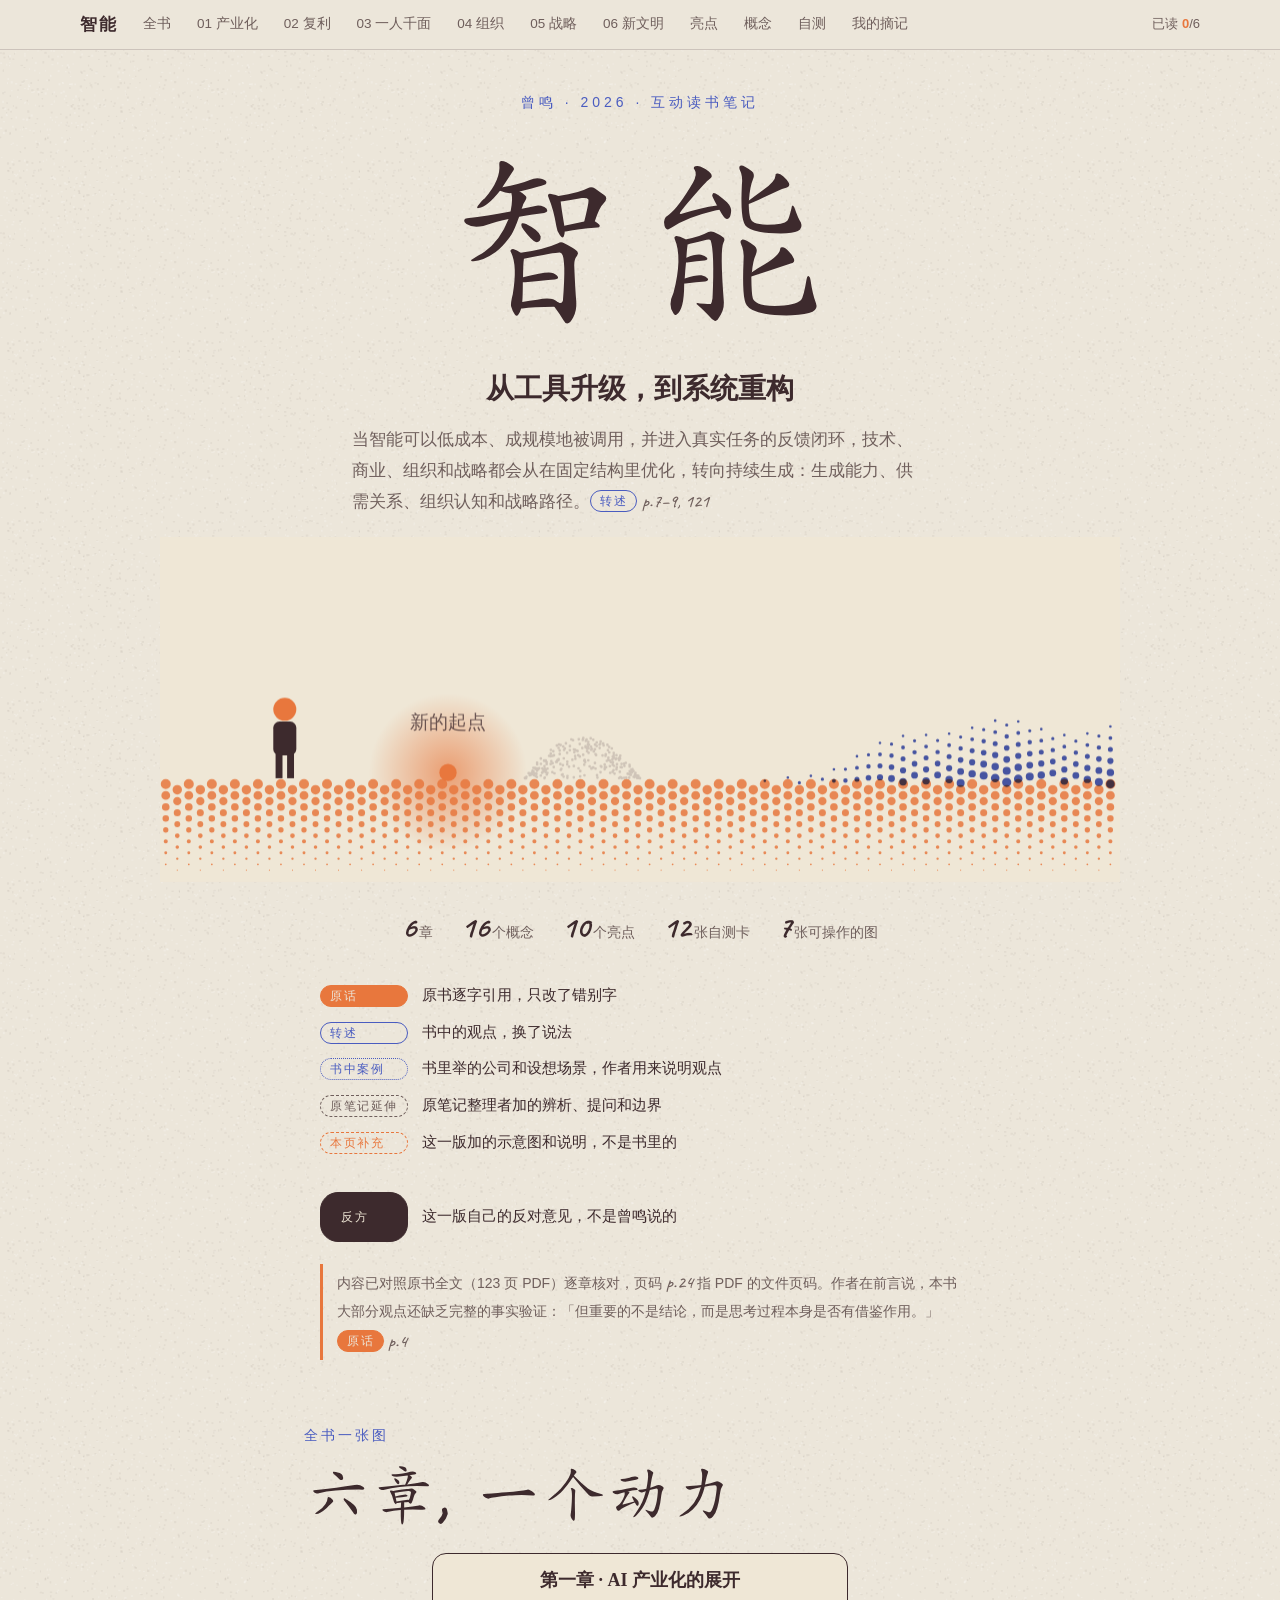
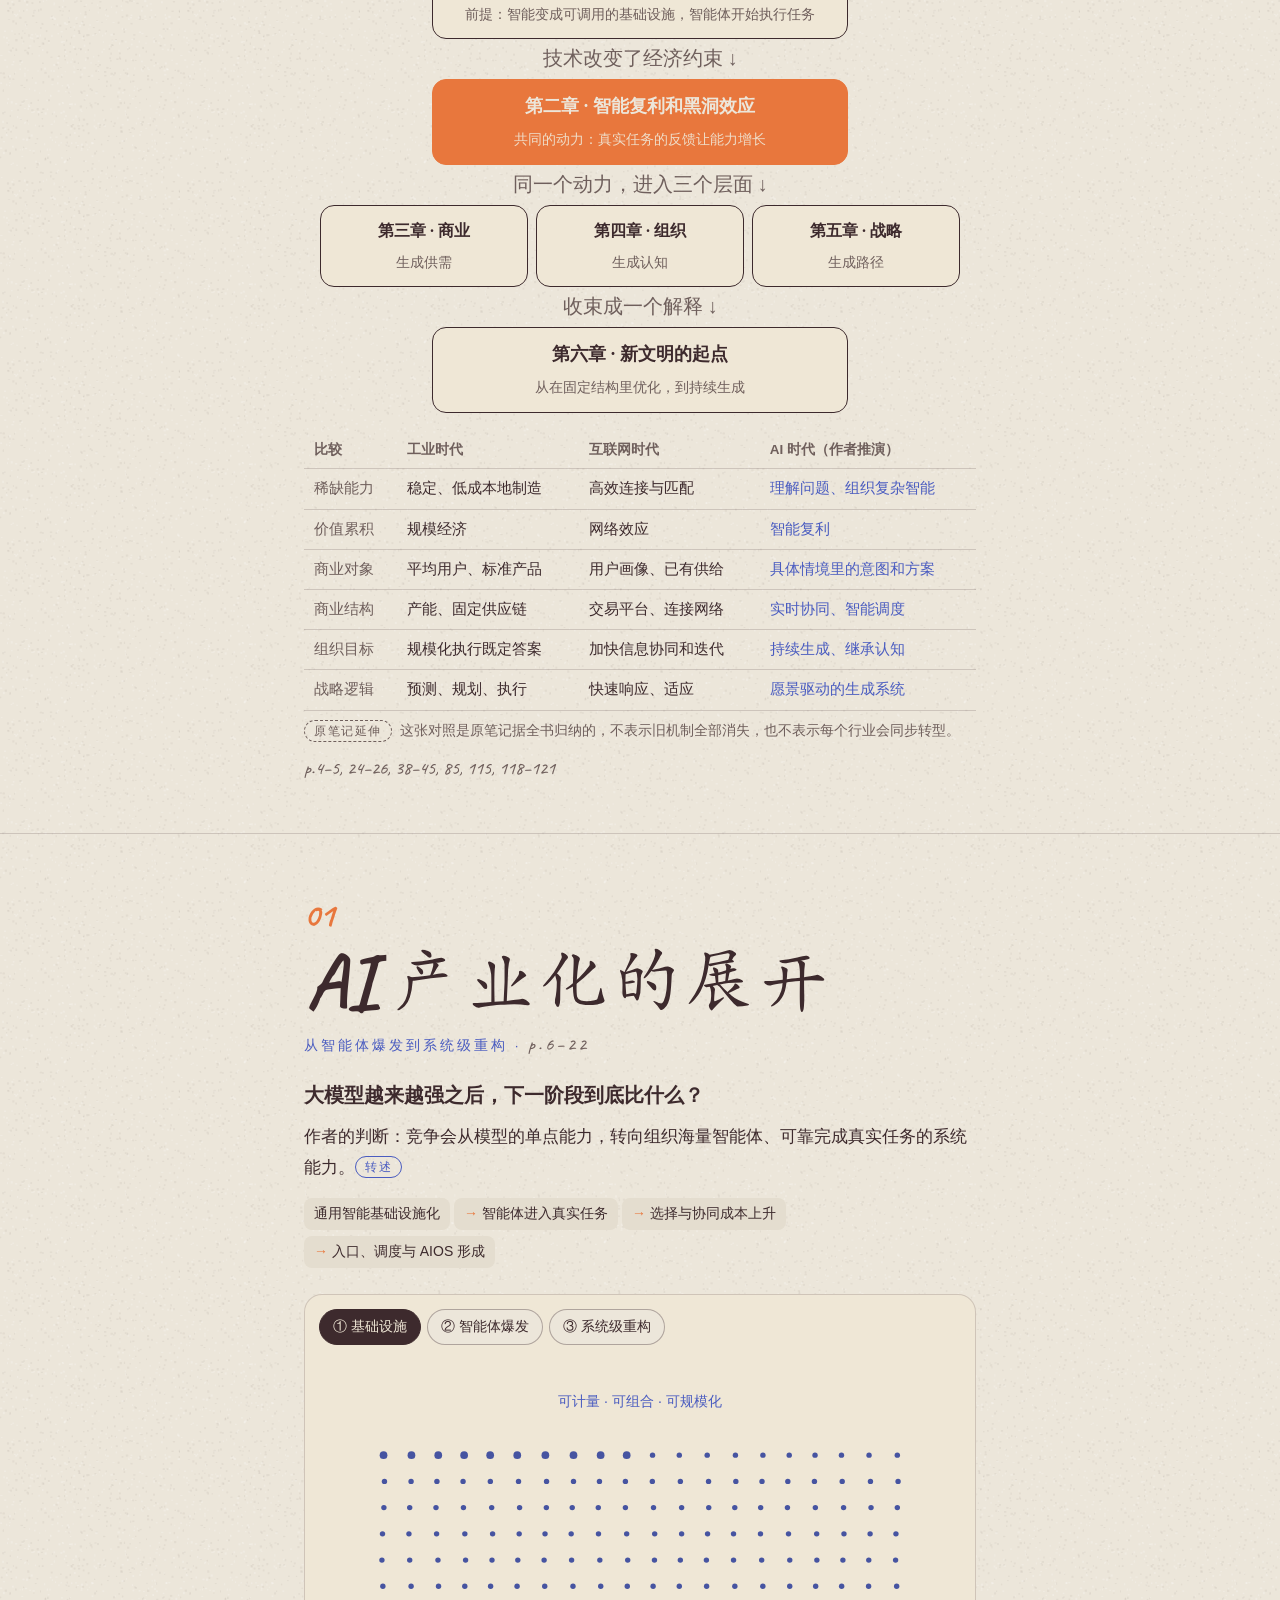
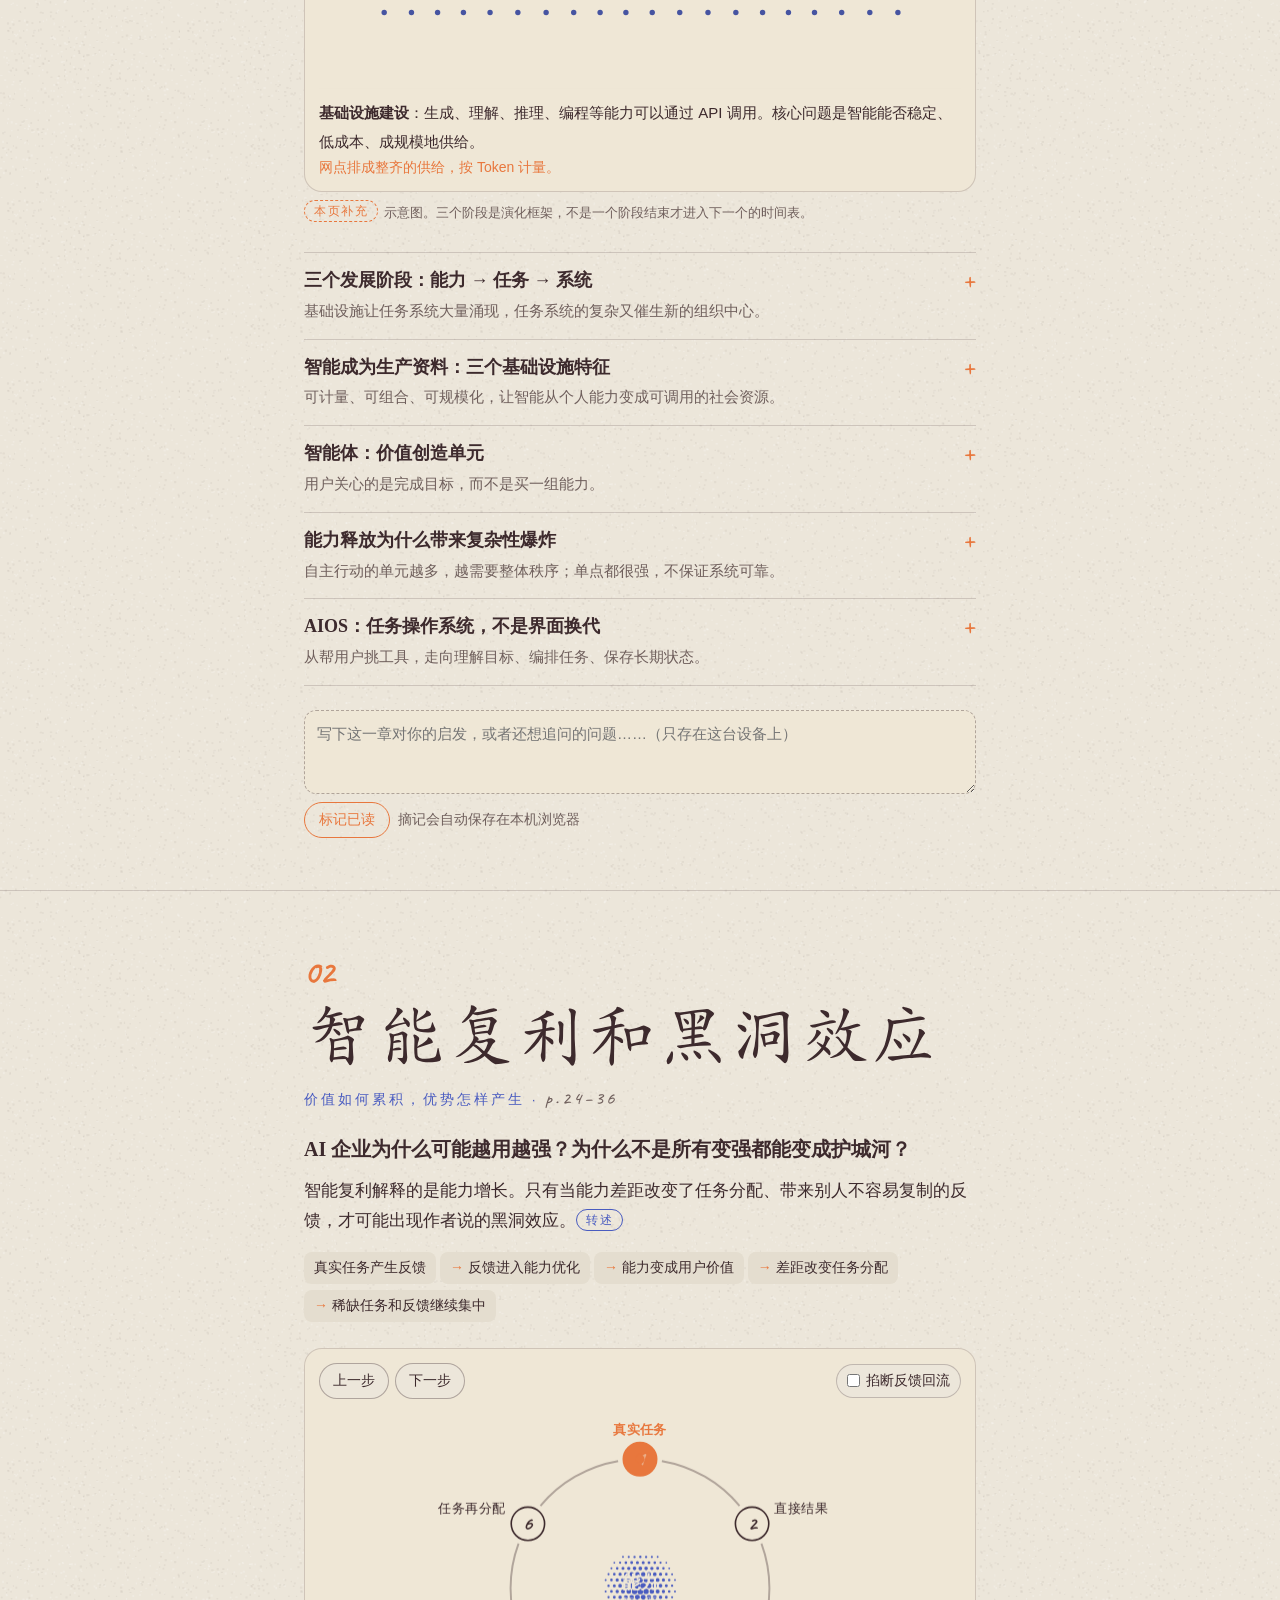
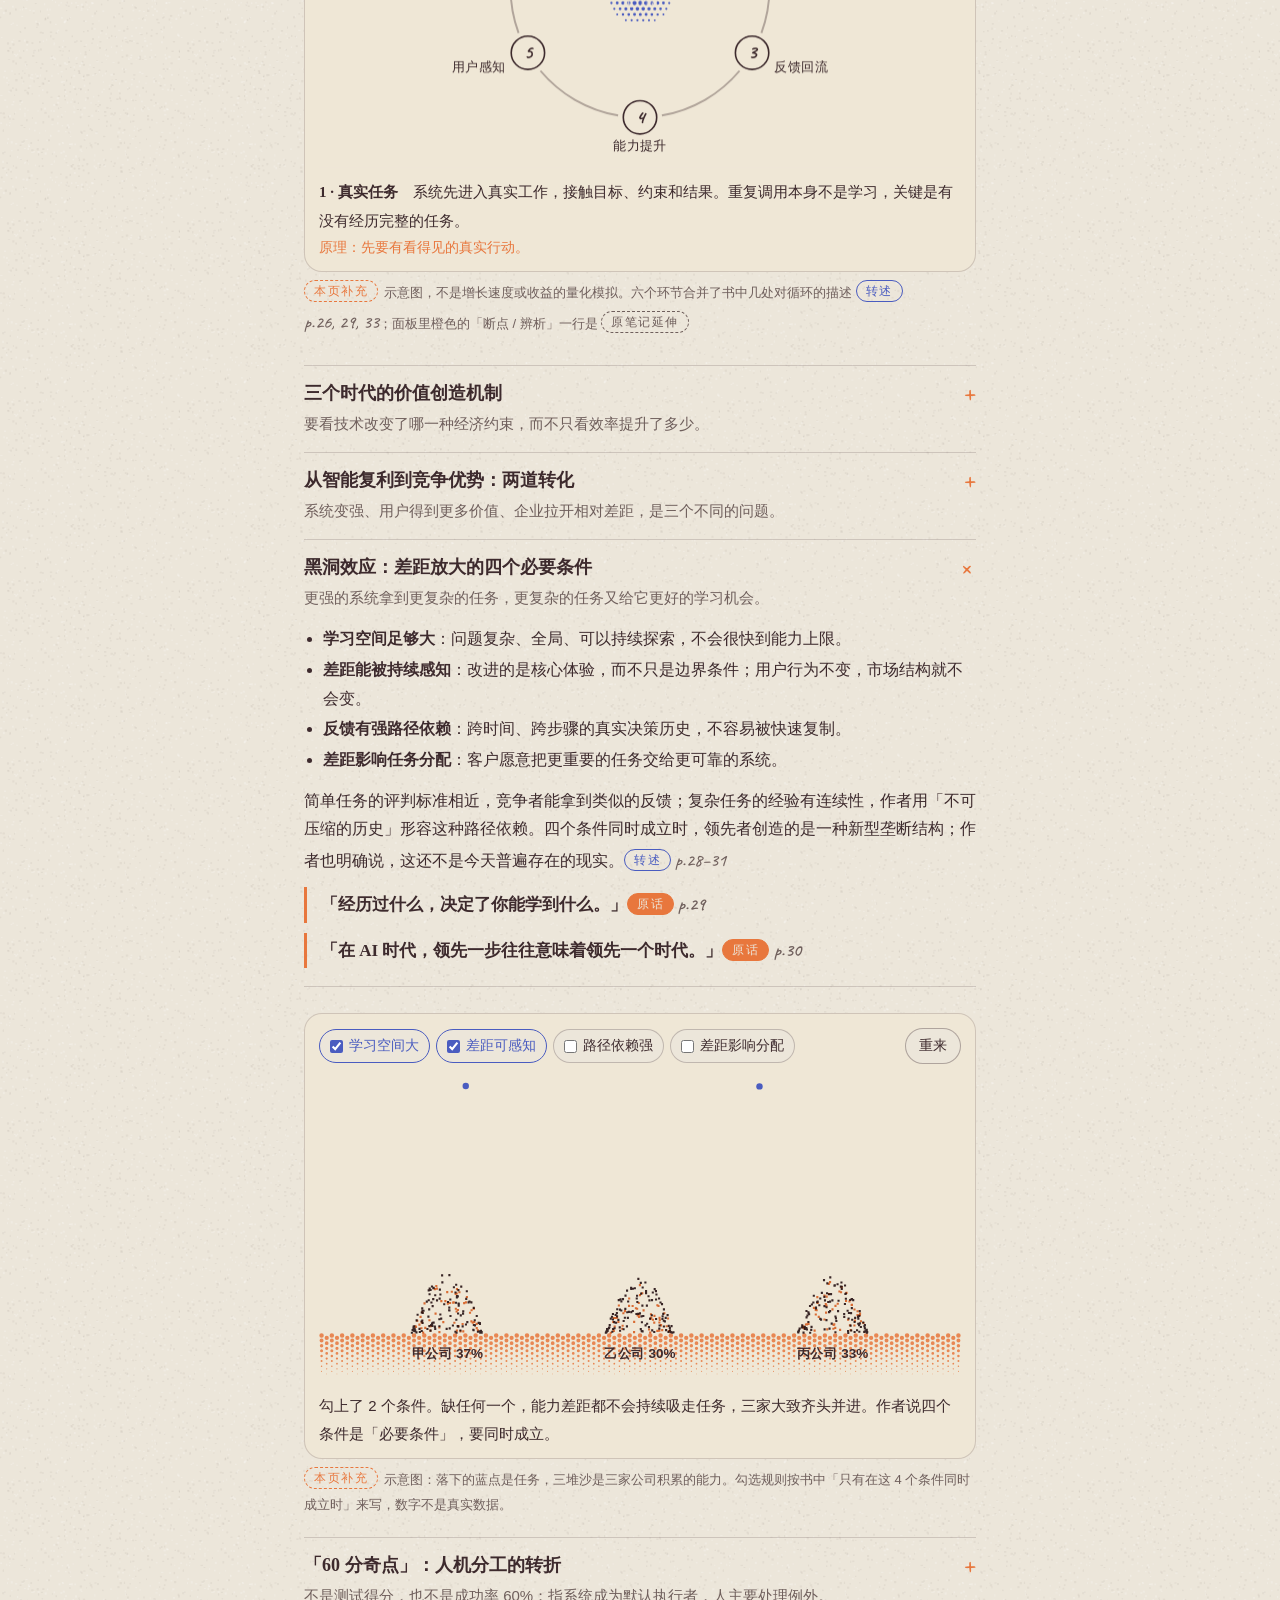
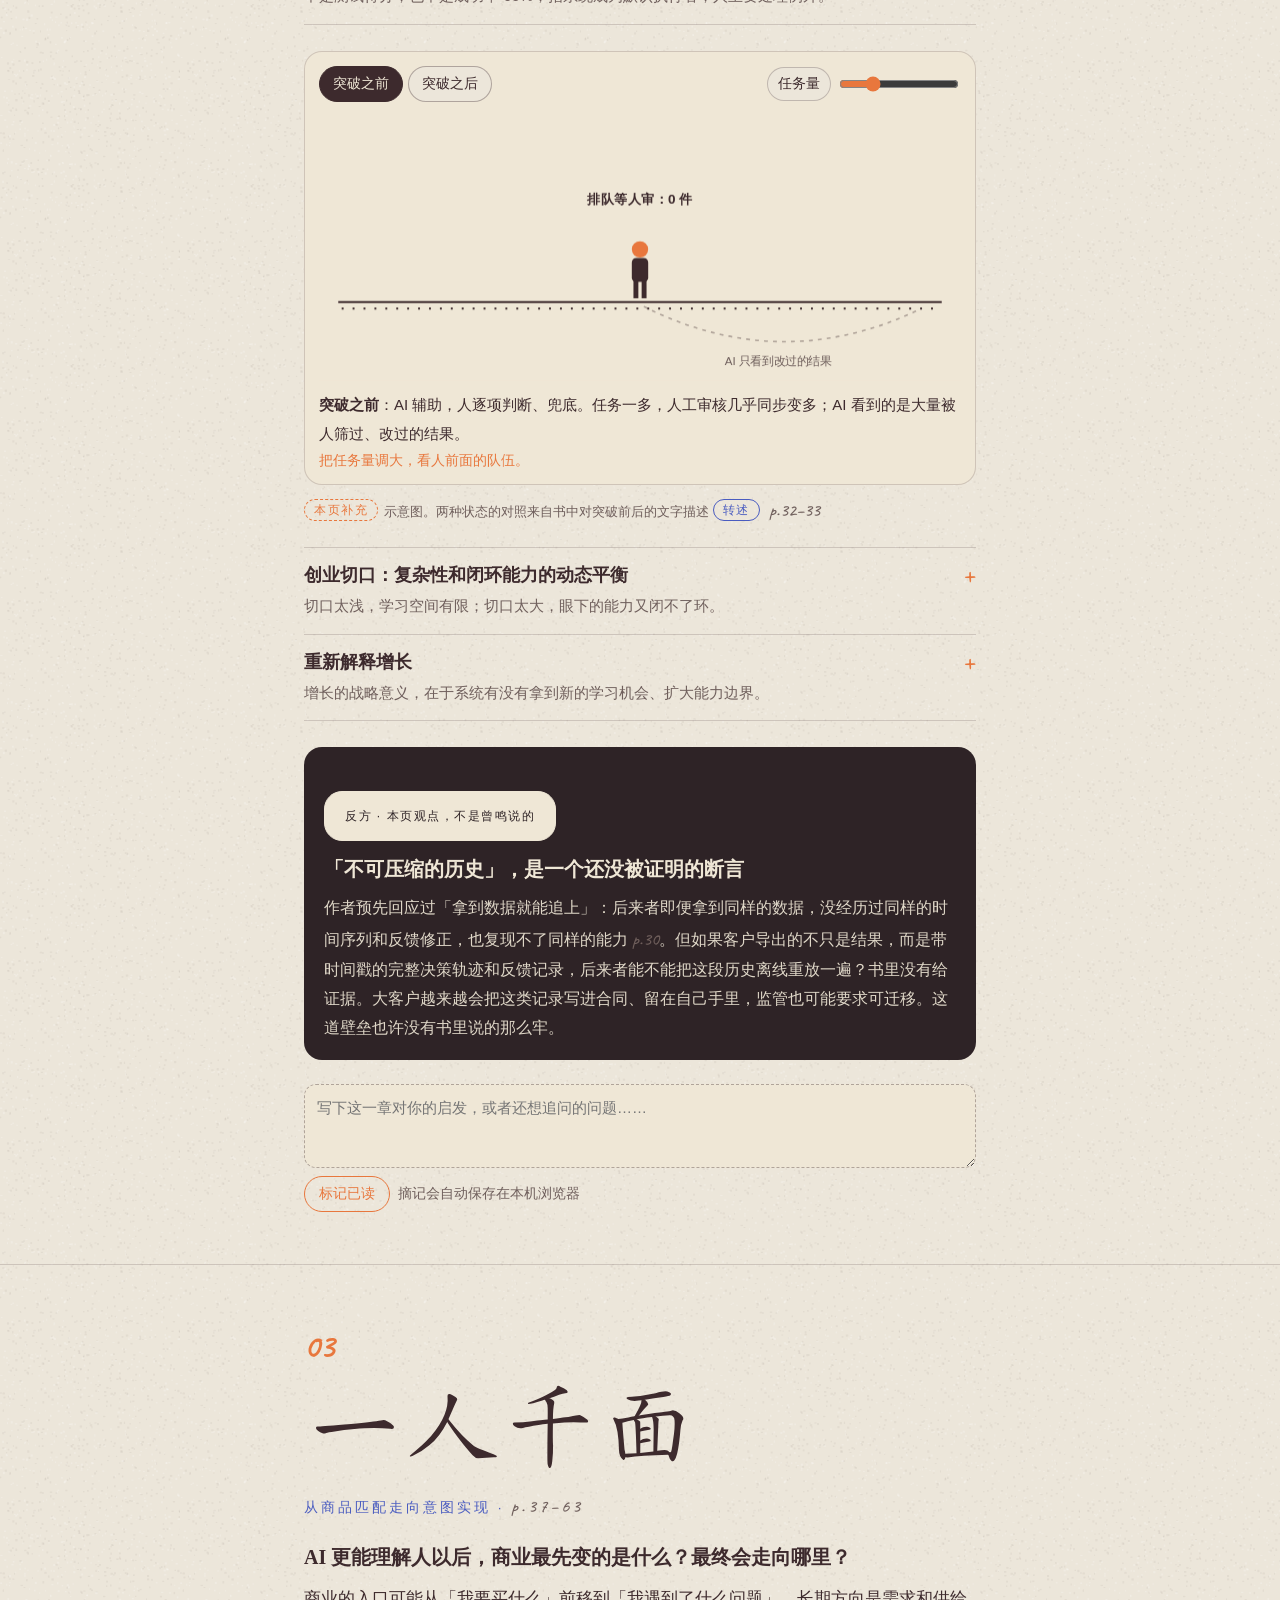
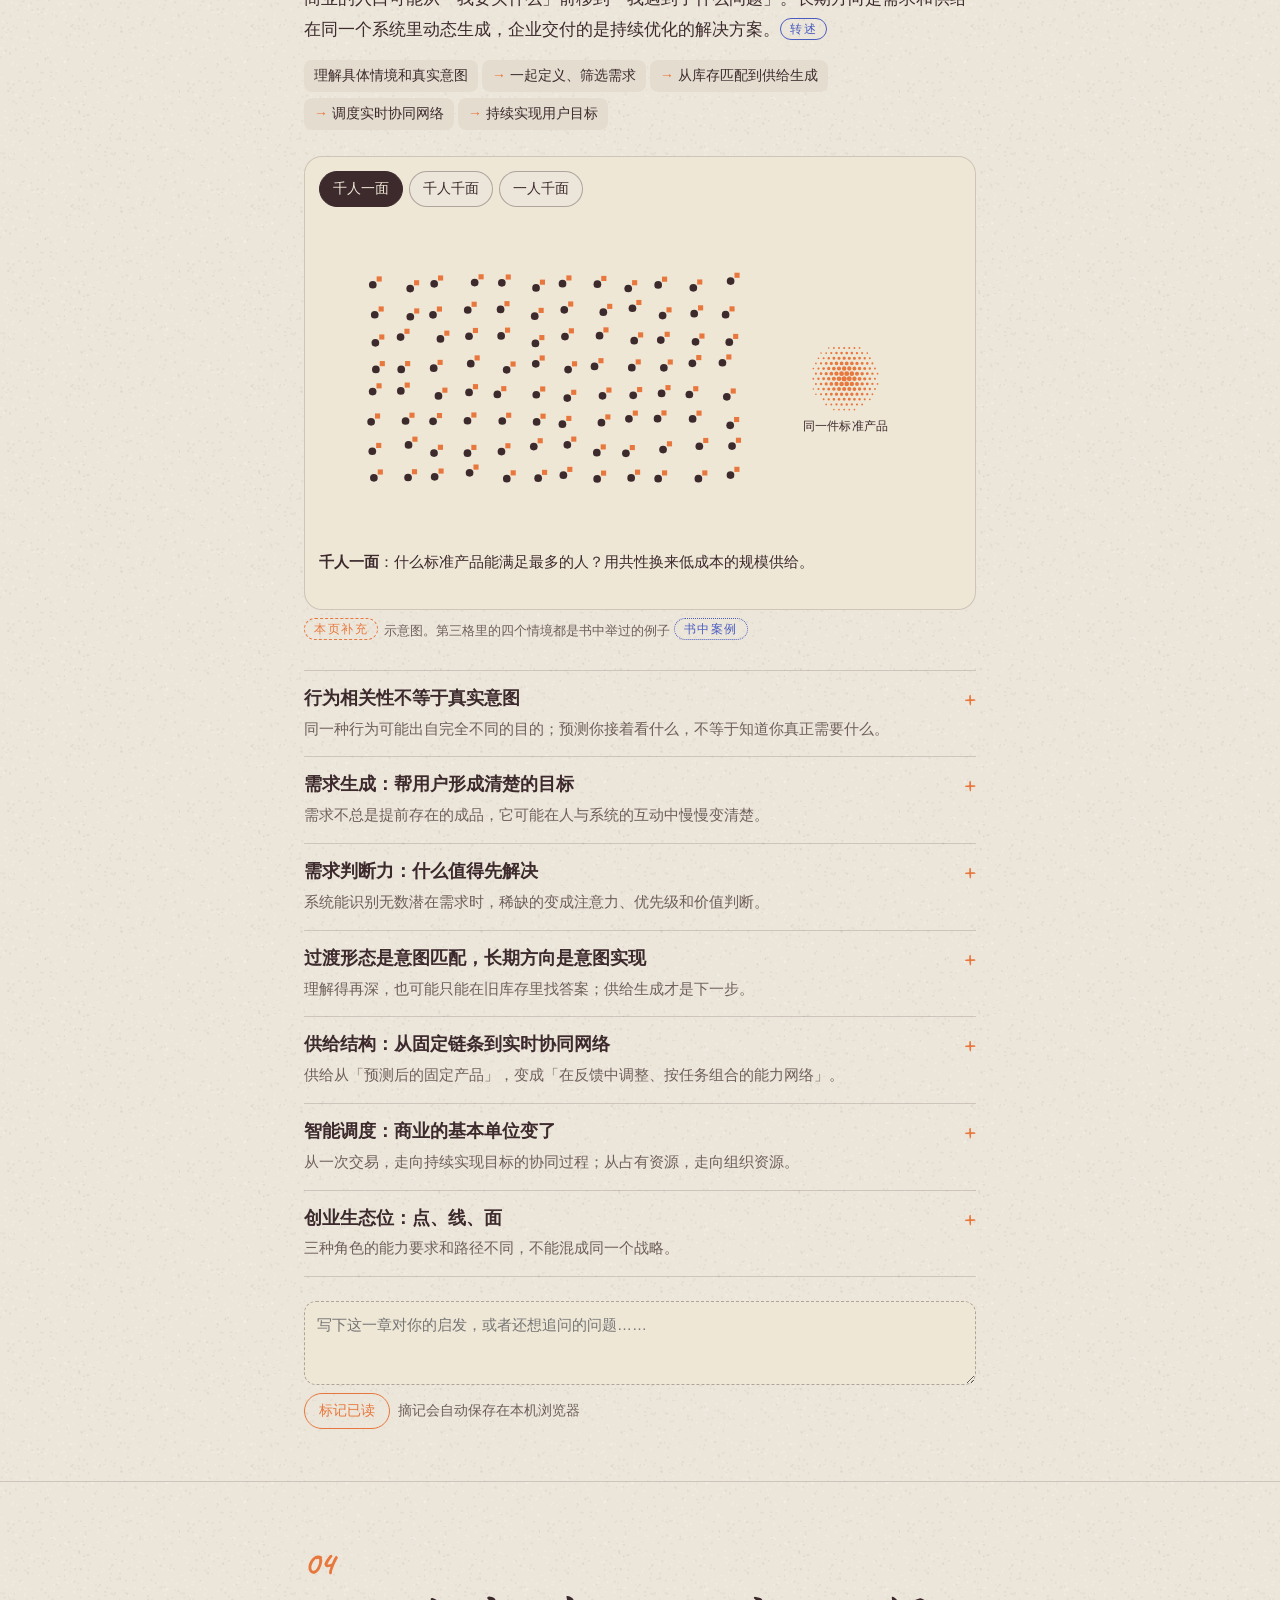
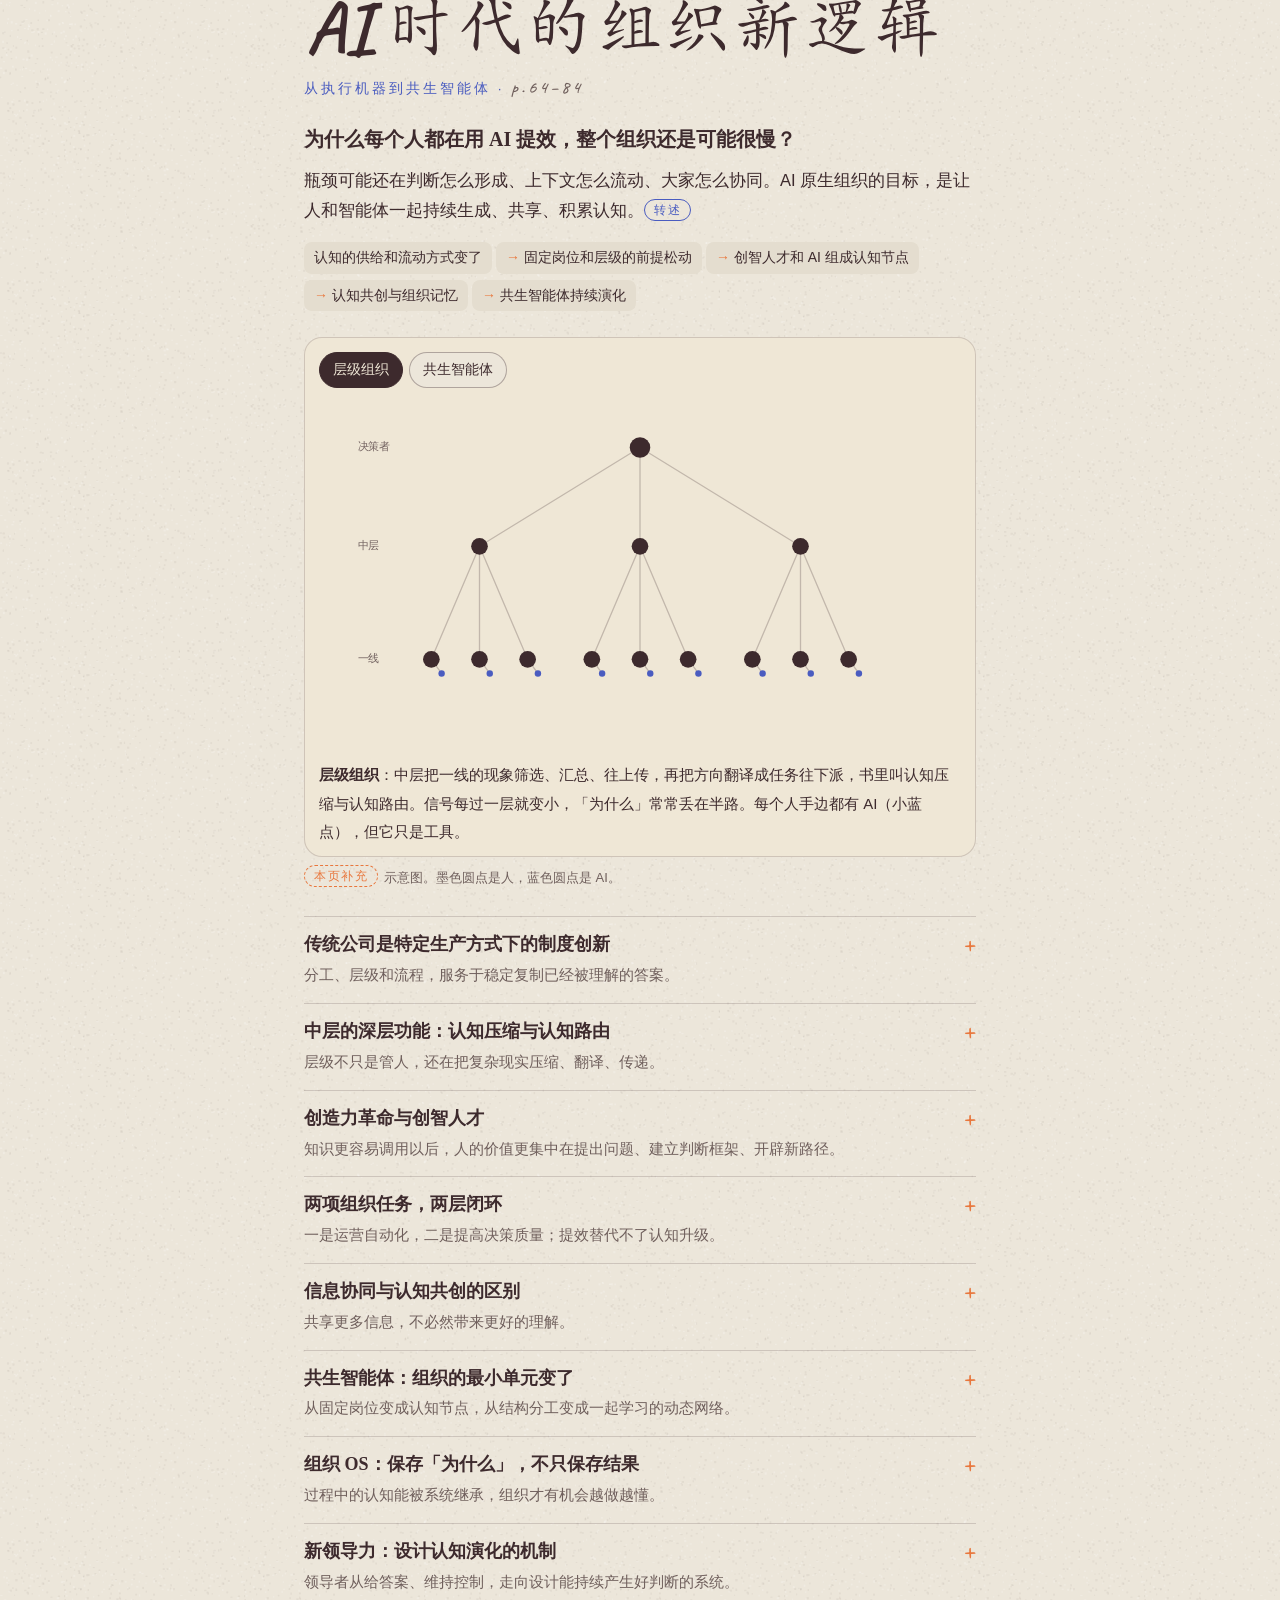
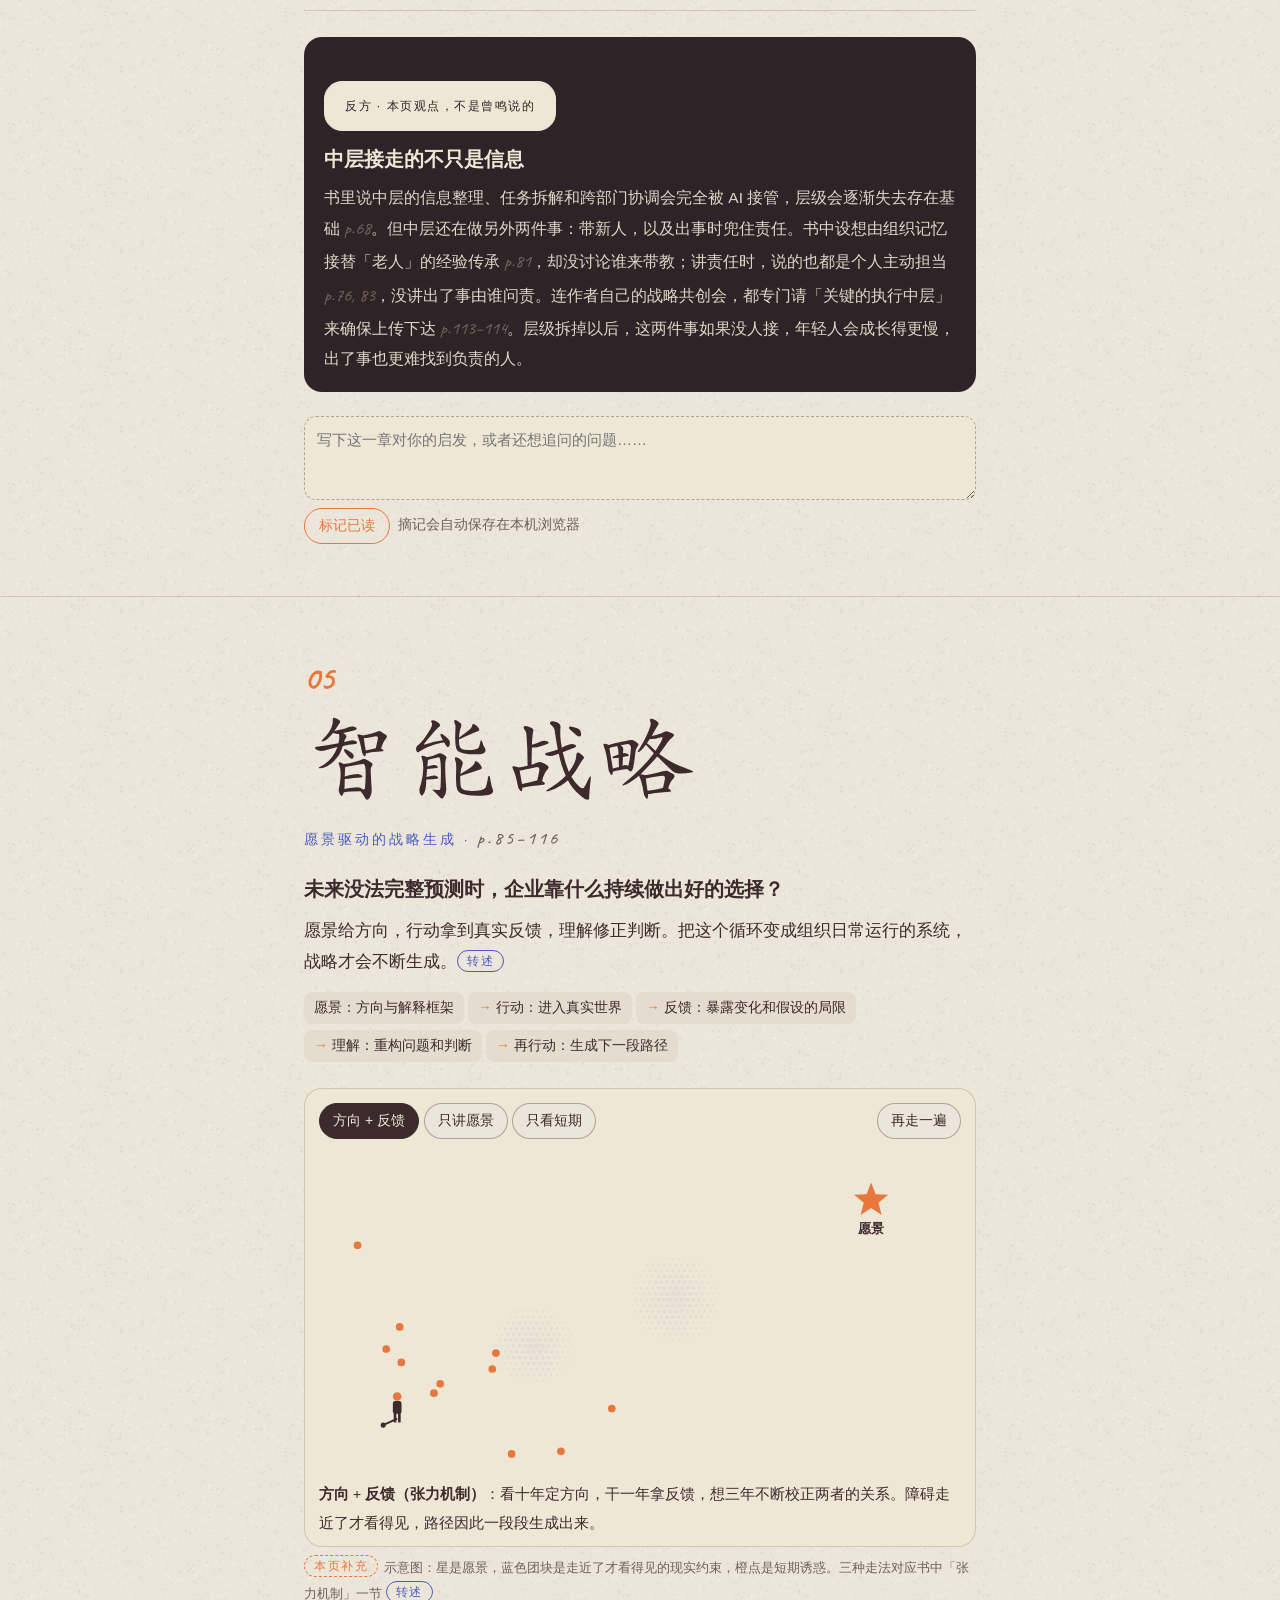
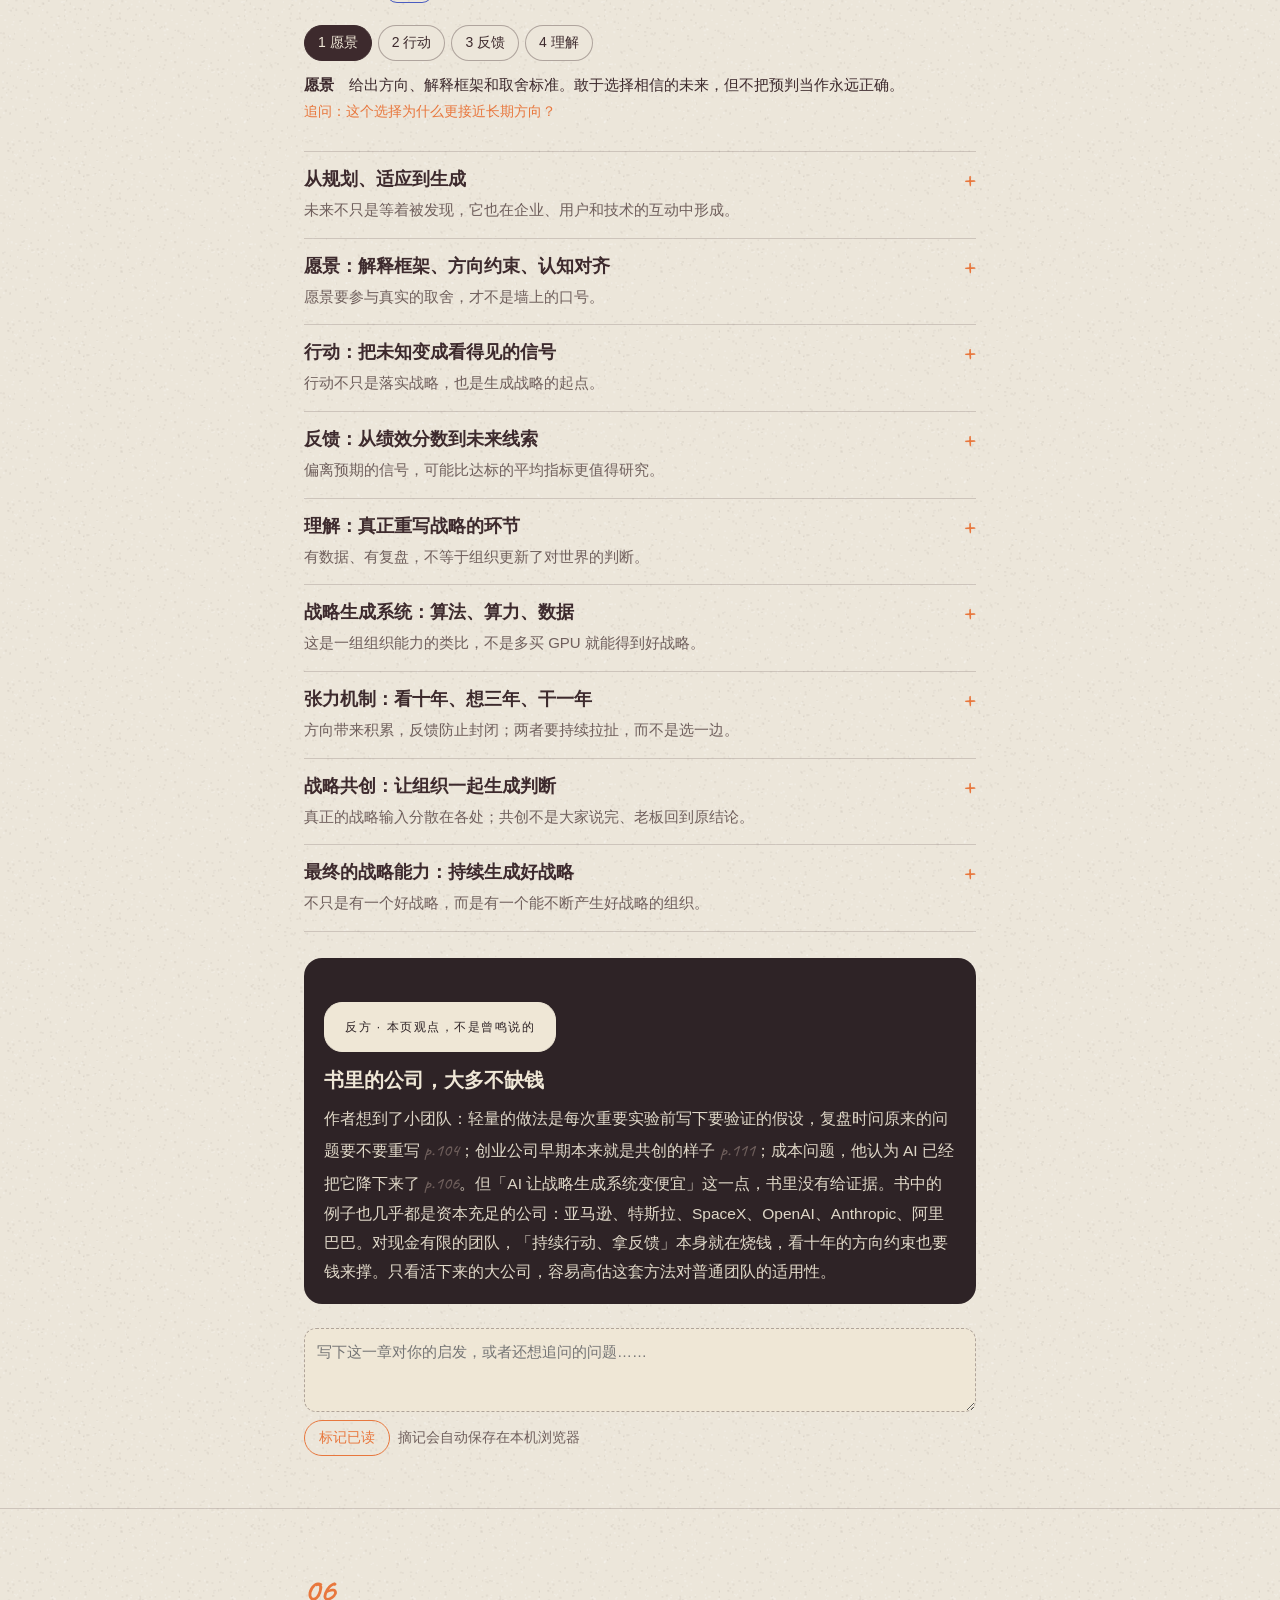
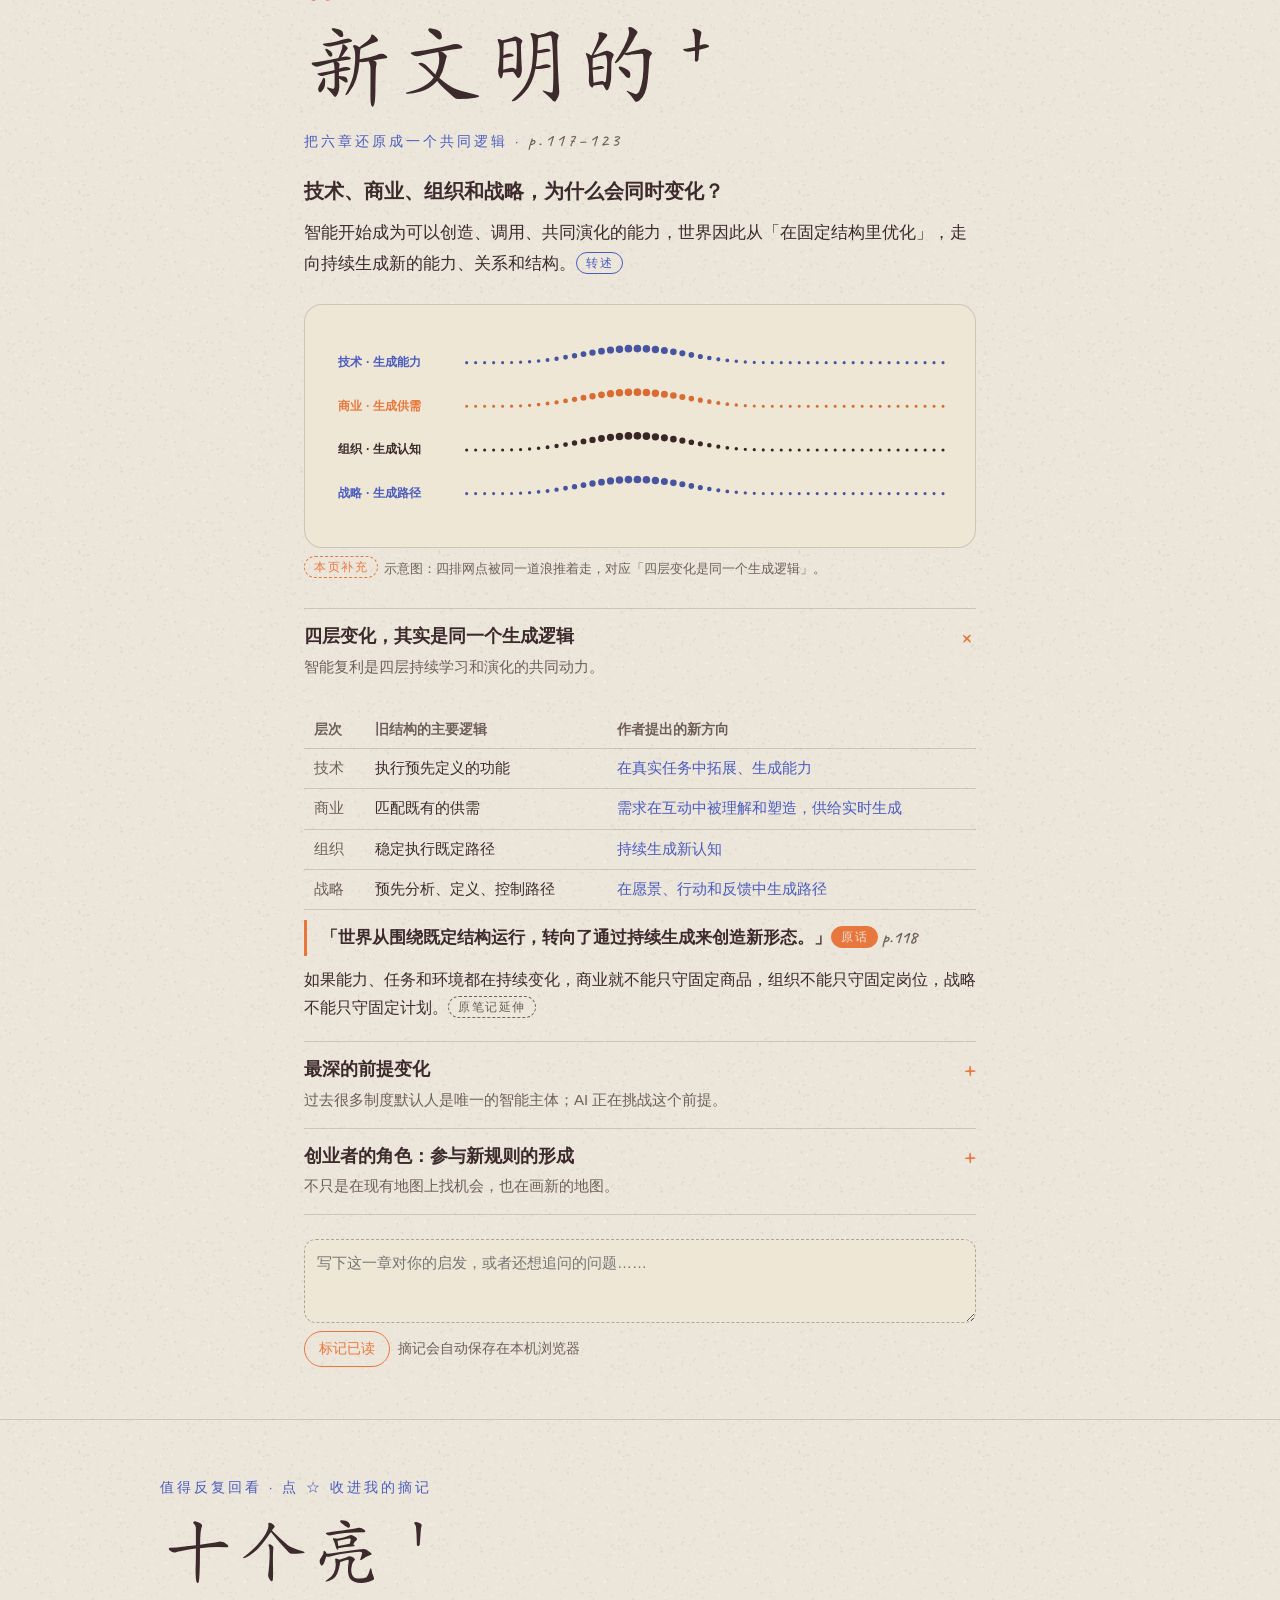
<file: zhineng-05b19f3a/index.html>
<!doctype html>
<html lang="zh-CN">
<head>
<meta charset="utf-8">
<meta name="viewport" content="width=device-width, initial-scale=1, viewport-fit=cover">
<title>智能 · 读书笔记</title>
<meta name="robots" content="noindex, nofollow">
<style>@font-face{font-family:"Caveat";font-weight:500 700;font-display:swap;src:url(fonts/caveat-500.woff2) format("woff2")}</style>
<style>
/* 版式：一条居中的阅读栏（约 40 个汉字宽），每章一张可操作的孔版网点示意图，标题按笔顺手写。
   配色沿用《巨浪》：米白纸、蓝/橙两色网点、深棕墨；「反方」整块反白成深色。只做这一种纸面效果。 */
:root {
  color-scheme: light;
  --paper: #ece6da; --paper2: #e4ddcf; --ink: #3d2a2d; --muted: #6f5f5c; --line: rgba(61,42,45,.18);
  --blue: #4a5cc0; --orange: #e8773d; --cream: #efe7d6; --dark: #2e2326; --blueLight: #8496ee;
  --sans: "Noto Sans SC", "PingFang SC", "Microsoft YaHei", sans-serif;
  --serif: "Noto Serif SC", "Songti SC", "STSong", serif;
  --hand: "Caveat", "Noto Sans SC", cursive;
  --col: 42rem;
}
* { box-sizing: border-box; }
html { scroll-behavior: smooth; scroll-padding-top: 64px; }
@media (prefers-reduced-motion: reduce) { html { scroll-behavior: auto; } }
body { margin: 0; background: var(--paper); color: var(--ink); font-family: var(--sans); font-size: 16.5px; line-height: 1.85; -webkit-text-size-adjust: 100%; }
body.grain { background-image: var(--grain); }
a { color: inherit; }
button, input, textarea { font: inherit; color: inherit; }
button { cursor: pointer; }
:focus-visible { outline: 2px solid var(--blue); outline-offset: 3px; border-radius: 4px; }
h1, h2, h3, p { margin: 0; }
h2, h3 { text-wrap: balance; }

/* 顶栏 */
.top { position: sticky; top: env(safe-area-inset-top, 0px); z-index: 10; background: rgba(236,230,218,.94); backdrop-filter: blur(6px); border-bottom: 1px solid var(--line); }
.top-in { max-width: 72rem; margin: 0 auto; padding: 8px 16px; display: flex; align-items: center; gap: 14px; }
.brand { font-family: var(--serif); font-weight: 900; font-size: 17px; letter-spacing: 2px; white-space: nowrap; text-decoration: none; }
.chips { display: flex; gap: 4px; overflow-x: auto; scrollbar-width: none; flex: 1; min-width: 0; }
.chips::-webkit-scrollbar { display: none; }
.chips a { white-space: nowrap; text-decoration: none; font-size: 13.5px; padding: 3px 10px; border-radius: 999px; border: 1px solid transparent; color: var(--muted); }
.chips a:hover { border-color: var(--line); color: var(--ink); }
.chips a.read::after { content: " ✓"; color: var(--orange); }
.prog { font-size: 13px; white-space: nowrap; color: var(--muted); font-variant-numeric: tabular-nums; }
.prog b { color: var(--orange); font-weight: 700; }

.wrap { padding-inline: 16px; }
.col { max-width: var(--col); margin: 0 auto; }
.wide { max-width: 60rem; margin: 0 auto; }

/* 开头 */
.hero { padding-block: 40px 8px; text-align: center; }
.eyebrow { font-size: 14px; letter-spacing: 4px; color: var(--blue); font-weight: 500; }
canvas.hand { display: block; width: 100%; }
.hero canvas.hand { margin: 4px auto 0; max-width: 34rem; }
.hero .sub { font-family: var(--serif); font-weight: 600; font-size: clamp(20px, 4.6vw, 28px); line-height: 1.55; margin-top: 4px; }
.hero .lead { max-width: 36rem; margin: 14px auto 0; color: var(--muted); text-align: left; }
.stats { display: flex; justify-content: center; gap: 10px 28px; flex-wrap: wrap; margin-top: 18px; font-size: 14px; color: var(--muted); }
.stats b { font-family: var(--hand); font-size: 30px; color: var(--ink); margin-right: 3px; font-weight: 700; }
.fig { display: block; width: 100%; max-width: 100%; }

/* 来源标签 */
.tag { display: inline-block; font-size: 12px; line-height: 1; padding: 4px 9px; border-radius: 999px; letter-spacing: 1.5px; font-weight: 500; vertical-align: 2px; white-space: nowrap; border: 1.5px solid currentColor; }
.tag.quote { background: var(--orange); color: var(--paper); border-color: var(--orange); }
.tag.para { color: var(--blue); }
.tag.eg { color: var(--blue); border-style: dotted; }
.tag.ext { color: var(--muted); border-style: dashed; }
.tag.add { color: var(--orange); border-style: dashed; }
.tag.counter { background: var(--ink); color: var(--cream); border-color: var(--ink); }
.pg { font-family: var(--hand); font-size: 18px; color: var(--muted); white-space: nowrap; }
.legend { margin: 26px auto 0; max-width: 40rem; display: grid; grid-template-columns: auto 1fr; gap: 10px 14px; text-align: left; font-size: 14.5px; align-items: baseline; }
.notice { margin: 22px auto 0; max-width: 40rem; text-align: left; font-size: 14px; color: var(--muted); border-left: 3px solid var(--orange); padding: 2px 0 2px 14px; }

/* 全书地图 */
.sec { padding-block: 56px 8px; }
.sec-head { display: flex; flex-direction: column; gap: 4px; margin-bottom: 18px; }
.kicker { font-size: 13.5px; letter-spacing: 3px; color: var(--blue); font-weight: 500; }
.map { display: grid; gap: 8px; justify-items: center; }
.map a { text-decoration: none; display: block; width: 100%; max-width: 26rem; text-align: center; padding: 10px 14px; border: 1.5px solid var(--ink); border-radius: 14px; background: var(--cream); }
.map a:hover { background: #fff8ea; }
.map a b { display: block; font-family: var(--serif); font-size: 18px; }
.map a span { font-size: 13.5px; color: var(--muted); }
.map .eng { border-color: var(--orange); background: var(--orange); color: var(--paper); }
.map .eng span { color: rgba(239,231,214,.9); }
.map .eng:hover { background: #ee8550; }
.map .arrow { font-family: var(--hand); font-size: 20px; color: var(--muted); line-height: 1.2; }
.map .three { display: grid; grid-template-columns: repeat(3, minmax(0, 1fr)); gap: 8px; width: 100%; max-width: 40rem; }
.map .three a b { font-size: 16px; }
.tbl { overflow-x: auto; margin-top: 18px; }
table { border-collapse: collapse; width: 100%; min-width: 34rem; font-size: 14.5px; line-height: 1.6; }
th, td { text-align: left; padding: 8px 10px; border-bottom: 1px solid var(--line); vertical-align: top; }
th { font-weight: 700; font-size: 13.5px; color: var(--muted); }
td:first-child { color: var(--muted); white-space: nowrap; }
tr td:last-child { color: var(--blue); font-weight: 500; }
.src { font-size: 13.5px; color: var(--muted); margin-top: 8px; display: flex; gap: 8px; flex-wrap: wrap; align-items: baseline; }

/* 章节 */
.ch { padding-block: 64px 12px; border-top: 1px solid var(--line); margin-top: 40px; }
.ch-head { display: grid; gap: 2px; }
.num { font-family: var(--hand); font-size: 34px; color: var(--orange); font-weight: 700; line-height: 1; }
.ch-head canvas.hand { max-width: 40rem; }
.qa { margin-top: 18px; display: grid; gap: 10px; }
.qa .q { font-family: var(--serif); font-weight: 600; font-size: 20px; line-height: 1.6; }
.qa .a { font-size: 16.5px; }
.flow { list-style: none; padding: 0; margin: 16px 0 0; display: flex; flex-wrap: wrap; gap: 6px 4px; align-items: center; font-size: 14px; }
.flow li { padding: 3px 10px; border-radius: 8px; background: var(--paper2); }
.flow li + li::before { content: "→ "; color: var(--orange); font-weight: 700; }

figure { margin: 26px 0 0; }
.figbox { background: var(--cream); border-radius: 18px; padding: 14px 14px 10px; border: 1px solid var(--line); }
.ctrl { display: flex; flex-wrap: wrap; gap: 6px; align-items: center; margin-bottom: 10px; }
.ctrl button, .seg button { background: var(--paper); border: 1.5px solid rgba(61,42,45,.35); border-radius: 999px; padding: 4px 13px; font-size: 14px; }
.ctrl button:hover { border-color: var(--ink); }
.ctrl button.on, .seg button.on { background: var(--ink); border-color: var(--ink); color: var(--cream); }
.ctrl label { font-size: 14px; display: inline-flex; gap: 6px; align-items: center; padding: 3px 10px; border-radius: 999px; border: 1.5px solid rgba(61,42,45,.25); background: var(--paper); cursor: pointer; }
.ctrl label:has(input:checked) { border-color: var(--blue); color: var(--blue); }
.ctrl input[type=checkbox] { accent-color: var(--blue); margin: 0; }
.ctrl input[type=range] { accent-color: var(--orange); width: 120px; }
.ctrl .sp { flex: 1; }
.panel { margin-top: 10px; font-size: 15px; min-height: 3.4em; }
.panel b { font-family: var(--serif); }
.panel .hint { color: var(--orange); font-size: 14px; display: block; }
figcaption { margin-top: 8px; font-size: 13px; line-height: 1.9; color: var(--muted); }
figcaption .tag { margin-right: 6px; }

.pts { margin-top: 26px; display: grid; gap: 0; }
details.pt { border-top: 1px solid var(--line); padding: 4px 0; }
details.pt:last-child { border-bottom: 1px solid var(--line); }
details.pt summary { list-style: none; cursor: pointer; padding: 10px 28px 10px 0; position: relative; }
details.pt summary::-webkit-details-marker { display: none; }
details.pt summary::after { content: "+"; position: absolute; right: 2px; top: 8px; font-family: var(--hand); font-size: 28px; color: var(--orange); line-height: 1; transition: transform .2s; }
details.pt[open] summary::after { transform: rotate(45deg); }
.pt h3 { font-family: var(--serif); font-size: 18px; font-weight: 600; line-height: 1.55; }
.pt .gist { font-size: 15px; color: var(--muted); margin-top: 2px; }
.pt .body { padding: 2px 0 14px; display: grid; gap: 10px; font-size: 15.5px; }
.pt ul { margin: 0; padding-left: 1.2em; }
.pt li { margin: 2px 0; }
.qt { font-family: var(--serif); font-weight: 600; font-size: 17px; line-height: 1.75; border-left: 3px solid var(--orange); padding: 2px 0 2px 14px; }
.qt .tag { font-family: var(--sans); font-weight: 500; }
.case { background: var(--paper2); border-radius: 12px; padding: 10px 14px; font-size: 15px; }
.case b { font-family: var(--serif); display: block; margin-bottom: 2px; }

.counter { margin-top: 26px; background: var(--dark); color: var(--cream); border-radius: 18px; padding: 18px 20px; }
.counter .tag.counter { background: var(--cream); color: var(--dark); border-color: var(--cream); }
.counter h3 { font-family: var(--serif); font-weight: 900; font-size: 20px; margin: 10px 0 6px; }
.counter p { font-size: 15.5px; color: rgba(239,231,214,.92); }

.mine { margin-top: 24px; display: grid; gap: 8px; }
.mine textarea { width: 100%; min-height: 84px; resize: vertical; background: var(--cream); border: 1.5px dashed rgba(61,42,45,.35); border-radius: 12px; padding: 10px 12px; font-size: 15px; line-height: 1.7; }
.mine .row { display: flex; gap: 8px; align-items: center; flex-wrap: wrap; font-size: 13.5px; color: var(--muted); }
.readbtn { background: transparent; border: 1.5px solid var(--orange); color: var(--orange); border-radius: 999px; padding: 4px 14px; font-size: 14px; }
.readbtn.on { background: var(--orange); color: var(--paper); }

/* 卡片 */
.grid { display: grid; grid-template-columns: repeat(auto-fill, minmax(min(100%, 17rem), 1fr)); gap: 12px; }
.card { background: var(--cream); border: 1px solid var(--line); border-radius: 16px; padding: 14px 16px; display: grid; gap: 6px; align-content: start; min-width: 0; }
.card .no { font-family: var(--hand); font-size: 24px; color: var(--orange); line-height: 1; font-weight: 700; }
.card h3 { font-family: var(--serif); font-size: 17px; font-weight: 600; line-height: 1.5; }
.card p { font-size: 14.5px; }
.card .meta { display: flex; justify-content: space-between; align-items: center; gap: 8px; font-size: 13px; color: var(--muted); }
.card .meta a { color: var(--blue); text-decoration: none; }
.star { background: none; border: 0; padding: 2px 4px; font-size: 18px; line-height: 1; color: rgba(61,42,45,.35); }
.star.on { color: var(--orange); }
.card .diff { font-size: 13.5px; color: var(--blue); }
.search { width: 100%; max-width: 24rem; background: var(--cream); border: 1.5px solid rgba(61,42,45,.3); border-radius: 999px; padding: 7px 16px; font-size: 15px; margin-bottom: 14px; }
.flip { cursor: pointer; text-align: left; border: 1px solid var(--line); background: var(--cream); border-radius: 16px; padding: 14px 16px; display: grid; gap: 8px; align-content: start; min-height: 9rem; }
.flip .q { font-family: var(--serif); font-weight: 600; font-size: 16.5px; line-height: 1.55; }
.flip .ans { display: none; font-size: 14.5px; color: var(--blue); }
.flip .tap { font-size: 12.5px; color: var(--muted); }
.flip.open { background: #f6efe0; border-color: var(--blue); }
.flip.open .ans { display: block; }
.flip.open .tap { display: none; }
.qs { display: grid; grid-template-columns: repeat(auto-fill, minmax(min(100%, 19rem), 1fr)); gap: 12px; }
.qs .card ul { margin: 0; padding-left: 1.2em; font-size: 14.5px; }
.bounds { margin-top: 14px; background: var(--paper2); border-radius: 16px; padding: 16px 18px; }
.bounds ol { margin: 8px 0 0; padding-left: 1.3em; font-size: 15px; display: grid; gap: 6px; }
.reads { display: grid; gap: 10px; }
.reads .card h3 { font-size: 16px; }

.end { padding-block: 70px 30px; text-align: center; }
.end .big { font-family: var(--serif); font-weight: 900; font-size: clamp(22px, 5vw, 32px); line-height: 1.6; max-width: 36rem; margin: 10px auto 0; }
.foot { padding-block: 28px 48px; font-size: 13px; color: var(--muted); text-align: center; border-top: 1px solid var(--line); margin-top: 30px; }
.foot p + p { margin-top: 4px; }

/* 我的摘记 */
#minebox { display: grid; gap: 12px; }
#minebox pre { white-space: pre-wrap; word-break: break-word; background: var(--cream); border: 1px solid var(--line); border-radius: 14px; padding: 14px 16px; font-family: var(--sans); font-size: 14px; line-height: 1.75; margin: 0; max-height: 26rem; overflow: auto; }
.ctrl .btn, .btn { background: var(--ink); color: var(--cream); border: 0; border-radius: 999px; padding: 7px 18px; font-size: 14.5px; }
.ctrl .btn.ghost, .btn.ghost { background: transparent; color: var(--ink); border: 1.5px solid rgba(61,42,45,.35); }
#copied { font-size: 13.5px; color: var(--orange); }
@media (max-width: 560px) {
  body { font-size: 16px; }
  .map .three { grid-template-columns: 1fr; }
  .qa .q { font-size: 18.5px; }
  .legend { font-size: 14px; }
  .top-in { gap: 10px; }
}
</style>
</head>
<body>
<header class="top"><div class="top-in">
  <a class="brand" href="#top">智能</a>
  <nav class="chips" aria-label="章节">
    <a href="#map">全书</a><a href="#c1" data-ch="c1">01 产业化</a><a href="#c2" data-ch="c2">02 复利</a><a href="#c3" data-ch="c3">03 一人千面</a><a href="#c4" data-ch="c4">04 组织</a><a href="#c5" data-ch="c5">05 战略</a><a href="#c6" data-ch="c6">06 新文明</a><a href="#hl">亮点</a><a href="#gl">概念</a><a href="#rc">自测</a><a href="#me">我的摘记</a>
  </nav>
  <span class="prog">已读 <b id="readN">0</b>/6</span>
</div></header>

<main id="top">
<section class="hero wrap">
  <p class="eyebrow">曾鸣 · 2026 · 互动读书笔记</p>
  <canvas class="hand" data-t="智能" data-max="190" data-per="0.5" aria-label="智能"></canvas>
  <p class="sub">从工具升级，到系统重构</p>
  <p class="lead">当智能可以低成本、成规模地被调用，并进入真实任务的反馈闭环，技术、商业、组织和战略都会从在固定结构里优化，转向持续生成：生成能力、供需关系、组织认知和战略路径。<span class="tag para">转述</span> <span class="pg">p.7–9, 121</span></p>
  <div class="wide" style="margin-top:18px"><canvas class="fig" id="f-hero" aria-label="示意图：海浪退去后的沙滩，一个小人和一颗发光的种子"></canvas></div>
  <div class="stats"><span><b>6</b>章</span><span><b>16</b>个概念</span><span><b>10</b>个亮点</span><span><b>12</b>张自测卡</span><span><b>7</b>张可操作的图</span></div>
  <div class="legend">
    <span class="tag quote">原话</span><span>原书逐字引用，只改了错别字</span>
    <span class="tag para">转述</span><span>书中的观点，换了说法</span>
    <span class="tag eg">书中案例</span><span>书里举的公司和设想场景，作者用来说明观点</span>
    <span class="tag ext">原笔记延伸</span><span>原笔记整理者加的辨析、提问和边界</span>
    <span class="tag add">本页补充</span><span>这一版加的示意图和说明，不是书里的</span>
    <span class="tag counter">反方</span><span>这一版自己的反对意见，不是曾鸣说的</span>
  </div>
  <p class="notice">内容已对照原书全文（123 页 PDF）逐章核对，页码 <span class="pg">p.24</span> 指 PDF 的文件页码。作者在前言说，本书大部分观点还缺乏完整的事实验证：「但重要的不是结论，而是思考过程本身是否有借鉴作用。」<span class="tag quote">原话</span> <span class="pg">p.4</span></p>
</section>

<section class="sec wrap" id="map">
  <div class="col">
    <div class="sec-head"><p class="kicker">全书一张图</p><canvas class="hand" data-t="六章，一个动力" data-max="64"></canvas></div>
    <nav class="map" aria-label="全书结构">
      <a href="#c1"><b>第一章 · AI 产业化的展开</b><span>前提：智能变成可调用的基础设施，智能体开始执行任务</span></a>
      <span class="arrow">技术改变了经济约束 ↓</span>
      <a href="#c2" class="eng"><b>第二章 · 智能复利和黑洞效应</b><span>共同的动力：真实任务的反馈让能力增长</span></a>
      <span class="arrow">同一个动力，进入三个层面 ↓</span>
      <div class="three">
        <a href="#c3"><b>第三章 · 商业</b><span>生成供需</span></a>
        <a href="#c4"><b>第四章 · 组织</b><span>生成认知</span></a>
        <a href="#c5"><b>第五章 · 战略</b><span>生成路径</span></a>
      </div>
      <span class="arrow">收束成一个解释 ↓</span>
      <a href="#c6"><b>第六章 · 新文明的起点</b><span>从在固定结构里优化，到持续生成</span></a>
    </nav>
    <div class="tbl"><table>
      <thead><tr><th>比较</th><th>工业时代</th><th>互联网时代</th><th>AI 时代（作者推演）</th></tr></thead>
      <tbody>
        <tr><td>稀缺能力</td><td>稳定、低成本地制造</td><td>高效连接与匹配</td><td>理解问题、组织复杂智能</td></tr>
        <tr><td>价值累积</td><td>规模经济</td><td>网络效应</td><td>智能复利</td></tr>
        <tr><td>商业对象</td><td>平均用户、标准产品</td><td>用户画像、已有供给</td><td>具体情境里的意图和方案</td></tr>
        <tr><td>商业结构</td><td>产能、固定供应链</td><td>交易平台、连接网络</td><td>实时协同、智能调度</td></tr>
        <tr><td>组织目标</td><td>规模化执行既定答案</td><td>加快信息协同和迭代</td><td>持续生成、继承认知</td></tr>
        <tr><td>战略逻辑</td><td>预测、规划、执行</td><td>快速响应、适应</td><td>愿景驱动的生成系统</td></tr>
      </tbody>
    </table></div>
    <p class="src"><span class="tag ext">原笔记延伸</span><span>这张对照是原笔记据全书归纳的，不表示旧机制全部消失，也不表示每个行业会同步转型。</span><span class="pg">p.4–5, 24–26, 38–45, 85, 115, 118–121</span></p>
  </div>
</section>

<!-- ============ 第一章 ============ -->
<section class="ch wrap" id="c1">
<div class="col">
  <div class="ch-head"><span class="num">01</span><canvas class="hand" data-t="AI 产业化的展开" data-max="72"></canvas><p class="kicker">从智能体爆发到系统级重构 · <span class="pg">p.6–22</span></p></div>
  <div class="qa">
    <p class="q">大模型越来越强之后，下一阶段到底比什么？</p>
    <p class="a">作者的判断：竞争会从模型的单点能力，转向组织海量智能体、可靠完成真实任务的系统能力。<span class="tag para">转述</span></p>
  </div>
  <ol class="flow"><li>通用智能基础设施化</li><li>智能体进入真实任务</li><li>选择与协同成本上升</li><li>入口、调度与 AIOS 形成</li></ol>

  <figure>
    <div class="figbox">
      <div class="ctrl seg" id="s1-seg"><button data-v="0" class="on">① 基础设施</button><button data-v="1">② 智能体爆发</button><button data-v="2">③ 系统级重构</button></div>
      <canvas class="fig" id="f-stage" aria-label="示意图：网点从整齐的供给，变成一群群智能体，再被一个调度中心组织起来"></canvas>
      <p class="panel" id="s1-panel"></p>
    </div>
    <figcaption><span class="tag add">本页补充</span>示意图。三个阶段是演化框架，不是一个阶段结束才进入下一个的时间表。</figcaption>
  </figure>

  <div class="pts">
    <details class="pt"><summary><h3>三个发展阶段：能力 → 任务 → 系统</h3><p class="gist">基础设施让任务系统大量涌现，任务系统的复杂又催生新的组织中心。</p></summary><div class="body">
      <p class="qt">「这次 AI 技术革命的本质，就是用越来越低的成本生产越来越强大的人工智能。」<span class="tag quote">原话</span> <span class="pg">p.7</span></p><p>作者讨论的是 AI 产业化的路径，不是超级人工智能的技术路线或实现时间。重大的产业重构，往往发生在一项技术成了稳定、低成本、可规模化调用的基础设施之后。蒸汽机和互联网的类比是想说明：基础能力成熟只是开端，围绕能力形成的新系统更可能决定长期格局。<span class="tag para">转述</span> <span class="pg">p.6–9, 16–22</span></p>
      <div class="tbl"><table style="min-width:30rem"><thead><tr><th>阶段</th><th>主要变化</th><th>核心问题</th></tr></thead><tbody>
        <tr><td>基础设施建设</td><td>生成、理解、推理、编程等能力可以通过 API 调用</td><td>智能能否稳定、低成本、成规模地供给</td></tr>
        <tr><td>智能体大爆发</td><td>不同场景、不同工作流形成任务完成系统</td><td>谁能真正把用户的事做成</td></tr>
        <tr><td>系统级重构</td><td>调度统一任务流、上下文和协同关系</td><td>如何组织持续运行的复杂智能网络</td></tr>
      </tbody></table></div>
    </div></details>
    <details class="pt"><summary><h3>智能成为生产资料：三个基础设施特征</h3><p class="gist">可计量、可组合、可规模化，让智能从个人能力变成可调用的社会资源。</p></summary><div class="body">
      <ul><li><b>可计量</b>：调用按 Token 等方式记录和计费，成本与资源配置更容易组织。</li><li><b>可组合</b>：生成、理解、推理、编程等能力，可以被开发者按任务重新组合。</li><li><b>可规模化</b>：AI 持续驻留在工作流里，少数人可以调用大量认知能力。</li></ul>
      <p><span class="tag para">转述</span> <span class="pg">p.8–9</span></p>
      <p>要分清「调用的计量单位」和「任务完成的质量」：Token 的数量本身不能代表智能高低，也不能代表创造了多少价值。<span class="tag ext">原笔记延伸</span></p>
    </div></details>
    <details class="pt"><summary><h3>智能体：价值创造单元</h3><p class="gist">用户关心的是完成目标，而不是买一组能力。</p></summary><div class="body">
      <p class="qt">「智能体真正重要的地方并不是“更聪明”，而是它围绕目标，在时间维度上持续运行。」<span class="tag quote">原话</span> <span class="pg">p.10</span></p>
      <p>对话式 AI 的核心是生成答案，串联步骤和执行的工作仍在用户身上。智能体尝试进入任务过程本身，围绕目标在时间里持续推进。传统软件是功能的集合，智能体更像一个持续存在的工作单元。<span class="tag para">转述</span></p>
      <ul><li>理解目标，拆解任务。</li><li>调用外部工具、软件或资源。</li><li>执行中根据反馈调整路径，沿时间持续推进。</li></ul>
      <p class="qt">「智能体是价值创造单元，而非能力单元。」<span class="tag quote">原话</span> <span class="pg">p.11</span></p>
      <p>「更聪明的聊天机器人」不足以定义智能体。真正的竞争在于能力如何被组合，这种组合能否创造最大的价值，并被足够多的用户使用。<span class="tag para">转述</span> <span class="pg">p.10–11</span></p>
    </div></details>
    <details class="pt"><summary><h3>能力释放为什么带来复杂性爆炸</h3><p class="gist">自主行动的单元越多，越需要整体秩序；单点都很强，不保证系统可靠。</p></summary><div class="body">
      <ul><li><b>能力选择</b>：不同智能体的适用边界、稳定性和对上下文的依赖并不透明。</li><li><b>协同与失真</b>：上下文能否保持一致，错误会不会被后续环节放大。</li><li><b>信任与授权</b>：哪些信息和操作能交给系统，哪些节点要人介入。</li><li><b>责任边界</b>：出了损失，各方的责任怎么划。</li><li><b>成本与分配</b>：多个模型、工具、智能体参与时，成本和收益怎么组织。</li></ul>
      <p class="qt">「未来不会缺智能体，真正稀缺的将是谁能够有效组织大量持续运行的智能系统。」<span class="tag quote">原话</span> <span class="pg">p.13</span></p>
      <p>作者把「发现合适智能体的入口」看成连接用户和开发者的双边市场，入口平台要缩短从「我有一个问题」到「找到能解决问题的智能体」的距离。到第三阶段再进一步：用户直接说要什么结果，由系统拆解任务、调度智能体。<span class="tag para">转述</span> <span class="pg">p.15–17</span></p>
      <p class="qt">「用户购买的从来不只是能力，更是确定性。」<span class="tag quote">原话</span> <span class="pg">p.13</span></p>
    </div></details>
    <details class="pt"><summary><h3>AIOS：任务操作系统，不是界面换代</h3><p class="gist">从帮用户挑工具，走向理解目标、编排任务、保存长期状态。</p></summary><div class="body">
      <ul><li>理解任务目标，转成可执行的过程。</li><li>动态安排智能体的组合、执行顺序、信息传递和路径调整。</li><li>处理跨任务的上下文、身份权限、长期状态和运行规范。</li><li>保留关键判断、放弃过的方案和需要重新验证的假设。</li></ul>
      <p class="qt">「过去，人需要理解软件；未来，系统会越来越需要理解人的任务。」<span class="tag quote">原话</span> <span class="pg">p.19</span></p>
      <p>调度不是一次性分配资源，它贯穿整个任务。作者把 AIOS 称为一种可以设想的演化方向，并说这只是对产业演化路径的推演，目的不是预测未来；标准、协同可靠性、系统边界这些问题也都还没解决。<span class="tag para">转述</span> <span class="pg">p.16–22</span></p>
      <div class="case"><b>设想案例：新能源车企 CEO 的战略任务</b>系统持续跟踪政策、竞争、供应链、财务和消费者洞察，让不同智能体一起更新判断。任务可能持续几周到几个月，所以系统必须记得不同方案为什么被放弃、哪些假设已经变了。这个例子说的是未来任务系统的需求，不是已建成产品的实证。<span class="tag eg">书中案例</span> <span class="pg">p.20</span></div>
    </div></details>
  </div>
  <div class="mine"><textarea id="note-c1" placeholder="写下这一章对你的启发，或者还想追问的问题……（只存在这台设备上）"></textarea><div class="row"><button class="readbtn" data-read="c1">标记已读</button><span>摘记会自动保存在本机浏览器</span></div></div>
</div>
</section>

<!-- ============ 第二章 ============ -->
<section class="ch wrap" id="c2">
<div class="col">
  <div class="ch-head"><span class="num">02</span><canvas class="hand" data-t="智能复利和黑洞效应" data-max="72"></canvas><p class="kicker">价值如何累积，优势怎样产生 · <span class="pg">p.24–36</span></p></div>
  <div class="qa">
    <p class="q">AI 企业为什么可能越用越强？为什么不是所有变强都能变成护城河？</p>
    <p class="a">智能复利解释的是能力增长。只有当能力差距改变了任务分配、带来别人不容易复制的反馈，才可能出现作者说的黑洞效应。<span class="tag para">转述</span></p>
  </div>
  <ol class="flow"><li>真实任务产生反馈</li><li>反馈进入能力优化</li><li>能力变成用户价值</li><li>差距改变任务分配</li><li>稀缺任务和反馈继续集中</li></ol>

  <figure>
    <div class="figbox">
      <div class="ctrl"><button id="lp-prev">上一步</button><button id="lp-next">下一步</button><span class="sp"></span><label><input type="checkbox" id="lp-break"> 掐断反馈回流</label></div>
      <canvas class="fig" id="f-loop" aria-label="示意图：六个环节组成的圆环，一个光点绕圈，每转一圈中间的能力就长大一点"></canvas>
      <p class="panel" id="lp-panel"></p>
    </div>
    <figcaption><span class="tag add">本页补充</span>示意图，不是增长速度或收益的量化模拟。六个环节合并了书中几处对循环的描述 <span class="tag para">转述</span> <span class="pg">p.26, 29, 33</span>；面板里橙色的「断点 / 辨析」一行是 <span class="tag ext">原笔记延伸</span></figcaption>
  </figure>

  <div class="pts">
    <details class="pt"><summary><h3>三个时代的价值创造机制</h3><p class="gist">要看技术改变了哪一种经济约束，而不只看效率提升了多少。</p></summary><div class="body">
      <div class="tbl"><table style="min-width:30rem"><thead><tr><th>时代</th><th>被改变的约束</th><th>增长强化什么</th></tr></thead><tbody>
        <tr><td>工业时代</td><td>高固定成本、低边际生产成本</td><td>规模越大，单位成本越低：规模经济</td></tr>
        <tr><td>互联网时代</td><td>连接成本大幅下降</td><td>节点越多，网络越值钱：网络效应</td></tr>
        <tr><td>AI 时代</td><td>认知能力开始可以成规模供给</td><td>真实任务带来学习，能力又带来更多任务：智能复利</td></tr>
      </tbody></table></div>
      <p class="qt">「AI 第一次让能力本身进入复利循环，增长直接增强能力，能力推动增长，两者构成强大的反馈闭环。」<span class="tag quote">原话</span> <span class="pg">p.26</span></p>
      <p>智能复利不是「接入 AI 就自动进化」。前提是任务产生的有效反馈，确实进入了系统优化，并改变了后续能力。复利积累的是能力，不是调用次数、用户数或收入。<span class="tag para">转述</span> <span class="pg">p.24–26</span></p>
    </div></details>
    <details class="pt"><summary><h3>从智能复利到竞争优势：两道转化</h3><p class="gist">系统变强、用户得到更多价值、企业拉开相对差距，是三个不同的问题。</p></summary><div class="body">
      <p class="qt">「智能复利是一种价值创造机制，而不是优势生成机制。」<span class="tag quote">原话</span> <span class="pg">p.28</span></p>
      <ul><li><b>第一道：能力提升 → 用户价值。</b>指标进步未必能被用户持续感知，也未必带来更高频的使用或更强的付费意愿。</li><li><b>第二道：用户价值 → 相对优势。</b>同行沿相似的路径学习，大家可能一起进步，竞争又回到价格、渠道和资源。</li><li>后来者可能跳过前人的试错。先开始学习，不天然意味着长期领先。</li></ul>
      <div class="case"><b>书中对照：自动驾驶</b>作者先用特斯拉说明智能复利：车跑得越多，真实道路的反馈越多，系统越强。再用国内多家公司说明差距未必拉得开：几家的系统同时改进，用户分不清谁更好，竞争又回到价格、补贴和资源。<span class="tag eg">书中案例</span> <span class="pg">p.26–28</span></div>
    </div></details>
    <details class="pt" open><summary><h3>黑洞效应：差距放大的四个必要条件</h3><p class="gist">更强的系统拿到更复杂的任务，更复杂的任务又给它更好的学习机会。</p></summary><div class="body">
      <ul><li><b>学习空间足够大</b>：问题复杂、全局、可以持续探索，不会很快到能力上限。</li><li><b>差距能被持续感知</b>：改进的是核心体验，而不只是边界条件；用户行为不变，市场结构就不会变。</li><li><b>反馈有强路径依赖</b>：跨时间、跨步骤的真实决策历史，不容易被快速复制。</li><li><b>差距影响任务分配</b>：客户愿意把更重要的任务交给更可靠的系统。</li></ul>
      <p>简单任务的评判标准相近，竞争者能拿到类似的反馈；复杂任务的经验有连续性，作者用「不可压缩的历史」形容这种路径依赖。四个条件同时成立时，领先者创造的是一种新型垄断结构；作者也明确说，这还不是今天普遍存在的现实。<span class="tag para">转述</span> <span class="pg">p.28–31</span></p>
      <p class="qt">「经历过什么，决定了你能学到什么。」<span class="tag quote">原话</span> <span class="pg">p.29</span></p>
      <p class="qt">「在 AI 时代，领先一步往往意味着领先一个时代。」<span class="tag quote">原话</span> <span class="pg">p.30</span></p>
    </div></details>
  </div>

  <figure>
    <div class="figbox">
      <div class="ctrl" id="bh-ctrl">
        <label><input type="checkbox" data-c="0" checked> 学习空间大</label><label><input type="checkbox" data-c="1" checked> 差距可感知</label><label><input type="checkbox" data-c="2"> 路径依赖强</label><label><input type="checkbox" data-c="3"> 差距影响分配</label>
        <span class="sp"></span><button id="bh-reset">重来</button>
      </div>
      <canvas class="fig" id="f-hole" aria-label="示意图：任务像雨点落向三家公司，四个条件全部勾上时，任务越来越集中到一家"></canvas>
      <p class="panel" id="bh-panel"></p>
    </div>
    <figcaption><span class="tag add">本页补充</span>示意图：落下的蓝点是任务，三堆沙是三家公司积累的能力。勾选规则按书中「只有在这 4 个条件同时成立时」来写，数字不是真实数据。</figcaption>
  </figure>

  <div class="pts" style="margin-top:20px">
    <details class="pt"><summary><h3>「60 分奇点」：人机分工的转折</h3><p class="gist">不是测试得分，也不是成功率 60%；指系统成为默认执行者，人主要处理例外。</p></summary><div class="body">
      <p class="qt">「从“人对 AI 负责”转变为“AI 对结果负责”。」<span class="tag quote">原话</span> <span class="pg">p.32</span></p>
      <p>人不断修正输出，可能遮住原始错误和完整的因果链，系统反而拿不到高价值的反馈。跨过这道门槛的关键，是组织愿意把任务结果交给系统，反馈又能回流成学习的输入。<span class="tag para">转述</span> <span class="pg">p.31–34</span></p>
      <p>「对结果负责」说的是业务分工，不是说 AI 成了法律上的责任主体，也不意味着可以取消验证和人工兜底。<span class="tag ext">原笔记延伸</span></p>
    </div></details>
  </div>

  <figure>
    <div class="figbox">
      <div class="ctrl"><span class="seg" id="sx-seg"><button data-v="0" class="on">突破之前</button> <button data-v="1">突破之后</button></span><span class="sp"></span><label for="sx-vol">任务量</label><input type="range" id="sx-vol" min="1" max="5" value="2" step="1"></div>
      <canvas class="fig" id="f-sixty" aria-label="示意图：任务沿传送带经过；突破之前每件都要人审，突破之后系统执行、人只处理少数例外"></canvas>
      <p class="panel" id="sx-panel"></p>
    </div>
    <figcaption><span class="tag add">本页补充</span>示意图。两种状态的对照来自书中对突破前后的文字描述 <span class="tag para">转述</span> <span class="pg">p.32–33</span></figcaption>
  </figure>

  <div class="pts" style="margin-top:20px">
    <details class="pt"><summary><h3>创业切口：复杂性和闭环能力的动态平衡</h3><p class="gist">切口太浅，学习空间有限；切口太大，眼下的能力又闭不了环。</p></summary><div class="body">
      <div class="tbl"><table style="min-width:32rem"><thead><tr><th>广告场景的切口</th><th>潜在价值</th><th>主要限制</th></tr></thead><tbody>
        <tr><td>生成广告素材</td><td>降低局部的内容生产成本</td><td>任务单点，学习路径容易同质化</td></tr>
        <tr><td>广告投放</td><td>从提供工具到承诺对效果负责，是质的飞跃，后者才有智能复利的飞轮</td><td>工作流要覆盖的环节多；客户是否愿意按效果付费，是新的挑战</td></tr>
        <tr><td>管理客户增长</td><td>复利增长的空间更大，有可能形成黑洞效应</td><td>更复杂，需要更全面的行业知识和数据</td></tr>
        <tr><td>接管企业整体运营</td><td>学习空间最大</td><td>眼下很难完成闭环，无法突破 60 分奇点</td></tr>
      </tbody></table></div>
      <p>作者不主张一上来就挑最大的问题：应尽早形成可靠闭环，同时让任务有足够的纵深和横向空间。合理的切口会随技术、数据和信任水平变化。<span class="tag para">转述</span> <span class="pg">p.34–36</span></p>
    </div></details>
    <details class="pt"><summary><h3>重新解释增长</h3><p class="gist">增长的战略意义，在于系统有没有拿到新的学习机会、扩大能力边界。</p></summary><div class="body">
      <p class="qt">「在 AI 时代，增长的目的不是规模，而是智能的不断提升，是智能复利的形成。」<span class="tag quote">原话</span> <span class="pg">p.35</span></p>
      <p>智能复利和黑洞效应之于 AI 时代，就像规模经济之于工业时代、网络效应之于互联网时代。作者接下来从商业、组织和战略三个方面展开。<span class="tag para">转述</span> <span class="pg">p.35–36</span></p>
      <ul><li>仍然看收入、份额、用户规模，但把它们也当作结果变量。</li><li>再看真实任务闭环、高质量反馈、能力边界的变化。</li><li>检查新增业务是在强化系统，还是只靠更多人工交付。</li><li>既从外部看市场地位，也从内部看反馈结构和学习机制。</li></ul>
      <p>上面四条是把这一章用到增长复盘上的检查清单。<span class="tag ext">原笔记延伸</span></p>
    </div></details>
  </div>

  <aside class="counter"><span class="tag counter">反方 · 本页观点，不是曾鸣说的</span>
    <h3>「不可压缩的历史」，是一个还没被证明的断言</h3>
    <p>作者预先回应过「拿到数据就能追上」：后来者即便拿到同样的数据，没经历过同样的时间序列和反馈修正，也复现不了同样的能力 <span class="pg">p.30</span>。但如果客户导出的不只是结果，而是带时间戳的完整决策轨迹和反馈记录，后来者能不能把这段历史离线重放一遍？书里没有给证据。大客户越来越会把这类记录写进合同、留在自己手里，监管也可能要求可迁移。这道壁垒也许没有书里说的那么牢。</p>
  </aside>
  <div class="mine"><textarea id="note-c2" placeholder="写下这一章对你的启发，或者还想追问的问题……"></textarea><div class="row"><button class="readbtn" data-read="c2">标记已读</button><span>摘记会自动保存在本机浏览器</span></div></div>
</div>
</section>

<!-- ============ 第三章 ============ -->
<section class="ch wrap" id="c3">
<div class="col">
  <div class="ch-head"><span class="num">03</span><canvas class="hand" data-t="一人千面" data-max="96"></canvas><p class="kicker">从商品匹配走向意图实现 · <span class="pg">p.37–63</span></p></div>
  <div class="qa">
    <p class="q">AI 更能理解人以后，商业最先变的是什么？最终会走向哪里？</p>
    <p class="a">商业的入口可能从「我要买什么」前移到「我遇到了什么问题」。长期方向是需求和供给在同一个系统里动态生成，企业交付的是持续优化的解决方案。<span class="tag para">转述</span></p>
  </div>
  <ol class="flow"><li>理解具体情境和真实意图</li><li>一起定义、筛选需求</li><li>从库存匹配到供给生成</li><li>调度实时协同网络</li><li>持续实现用户目标</li></ol>

  <figure>
    <div class="figbox">
      <div class="ctrl seg" id="pp-seg"><button data-v="0" class="on">千人一面</button><button data-v="1">千人千面</button><button data-v="2">一人千面</button></div>
      <canvas class="fig" id="f-people" aria-label="示意图：一群人拿到同一件商品；分群后各拿各的；最后是一个人在不同情境里得到不同的方案"></canvas>
      <p class="panel" id="pp-panel"></p>
    </div>
    <figcaption><span class="tag add">本页补充</span>示意图。第三格里的四个情境都是书中举过的例子 <span class="tag eg">书中案例</span></figcaption>
  </figure>

  <div class="pts">
    <details class="pt"><summary><h3>行为相关性不等于真实意图</h3><p class="gist">同一种行为可能出自完全不同的目的；预测你接着看什么，不等于知道你真正需要什么。</p></summary><div class="body">
      <p class="qt">「它始终在回答“你属于哪一类人”，而不是“你正在面对什么问题”。」<span class="tag quote">原话</span> <span class="pg">p.41</span></p>
      <p>传统系统要求用户先把复杂的状态压缩成商品语言：孩子学习困难，变成「买课程」；企业增长困难，变成「买投放」。这一步翻译本身就可能偏离了问题。智能体尝试把模糊的表达转成目标结构，商业的起点从商品目录前移到问题定义。谁先成为用户说出真实问题的第一站，谁就更有机会参与定义解决路径，作者认为这是比流量入口更深的「任务入口」。<span class="tag para">转述</span> <span class="pg">p.39–44</span></p>
      <p class="qt">「智能体时代真正的战略高地很可能就是：谁能成为人类表达真实问题的第一站。」<span class="tag quote">原话</span> <span class="pg">p.44</span></p>
      <div class="case"><b>儿童绘本与短视频</b>连续浏览绘本，可能是培养自己孩子的阅读习惯，可能是买礼物，也可能是在研究这个行业。刷同类短视频，可能只是放松或逃避压力。行为标签一样，真实任务不同。<span class="tag eg">书中案例</span></div>
    </div></details>
    <details class="pt"><summary><h3>需求生成：帮用户形成清楚的目标</h3><p class="gist">需求不总是提前存在的成品，它可能在人与系统的互动中慢慢变清楚。</p></summary><div class="body">
      <p>用户常常只有一个「问题状态」，并不知道该买什么。系统通过持续沟通，把情境、约束和可能的路径连起来，让模糊的困境变成可以行动的目标。商业服务因此前移：过去等消费者自己定义需求，现在参与问题识别和目标澄清。<span class="tag para">转述</span> <span class="pg">p.45–46</span></p>
      <p>「参与生成」不自动代表生成的需求正确、有益、值得优先处理。<span class="tag ext">原笔记延伸</span></p>
    </div></details>
    <details class="pt"><summary><h3>需求判断力：什么值得先解决</h3><p class="gist">系统能识别无数潜在需求时，稀缺的变成注意力、优先级和价值判断。</p></summary><div class="body">
      <ul><li>不能把所有潜在问题一起推给客户，否则会过载。</li><li>要筛出真正影响长期目标的关键瓶颈，而不只是多几个能卖的项目。</li><li>帮客户减少无效选择、分辨重要问题，可能是值得信任的品牌成立的理由。</li><li>企业参与塑造人生路径时，效率、健康、成长和短期满足之间的取舍，涉及价值标准。</li></ul>
      <p class="qt">「AI 时代高阶的商业能力不再是生成需求，而是判断什么需求真正重要。」<span class="tag quote">原话</span> <span class="pg">p.47</span></p>
      <p>社会责任应该在商业机制形成之初就进入价值对齐，而不是等业务扩张后再补。作者追问：谁来决定什么是更好的人生方向？系统依据什么价值标准，判断健康优先还是效率优先？<span class="tag para">转述</span> <span class="pg">p.46–48</span></p>
    </div></details>
    <details class="pt"><summary><h3>过渡形态是意图匹配，长期方向是意图实现</h3><p class="gist">理解得再深，也可能只能在旧库存里找答案；供给生成才是下一步。</p></summary><div class="body">
      <div class="tbl"><table style="min-width:28rem"><thead><tr><th>意图匹配</th><th>意图实现（一人千面）</th></tr></thead><tbody>
        <tr><td style="white-space:normal;color:inherit">深度理解需求，在已有供给里组织方案</td><td>需求和供给在同一个系统里动态形成</td></tr>
        <tr><td style="white-space:normal;color:inherit">已有的航班、酒店、商品构成约束</td><td>可调用柔性制造、设计和服务网络生成新供给</td></tr>
        <tr><td style="white-space:normal;color:inherit">更好的方案搜索</td><td>围绕具体情境生成动态方案</td></tr>
      </tbody></table></div>
      <p class="qt">「我把这个“意图理解＋库存匹配”的阶段，称为“意图匹配”阶段，这将是未来几年 AI 商业发展的主要目标。」<span class="tag quote">原话</span> <span class="pg">p.49</span></p>
      <p>作者把意图匹配看作未来几年 AI 商业的主要目标：理解能力已经进步，组织能力在增强，但供给生成还不成熟。<span class="tag para">转述</span> <span class="pg">p.49–50</span></p>
      <div class="case"><b>带父母旅行，与定制厨房刀</b>旅行系统即使理解老人的行动限制、舒适度和风险，也可能只能在现有航班和酒店里选。定制厨房刀是作者的设想：一位用左手、手腕有轻微关节炎的用户提出需求，AI 系统直接触发柔性制造网络，定制握柄角度、刀身重量和材质，生产一把新刀。前者是近期的过渡形态，后者是供给生成的方向。<span class="tag eg">书中案例</span> <span class="pg">p.49</span></div>
    </div></details>
    <details class="pt"><summary><h3>供给结构：从固定链条到实时协同网络</h3><p class="gist">供给从「预测后的固定产品」，变成「在反馈中调整、按任务组合的能力网络」。</p></summary><div class="body">
      <p>固定供应链讲稳定路径和长期绑定，动态网络按当前需求、资源状态和约束重新挑选节点。作者用铁路和互联网路由作类比：前者沿预定路线跑，后者为每次请求找路。企业的价值，可能从掌握一段固定链条，变成持续做一个高价值的能力节点。<span class="tag para">转述</span> <span class="pg">p.50–53</span></p>
      <div class="case"><b>Shein 与 Shopify</b>Shein 用小批量上线、看用户反馈再决定后续供给规模，体现从预测驱动到反馈驱动。Shopify 把商家、工具开发者、支付、物流、营销组织成可组合的生态，体现从完整结构到模块化节点。它们是线索，并非已经实现了一人千面。<span class="tag eg">书中案例</span></div>
    </div></details>
    <details class="pt"><summary><h3>智能调度：商业的基本单位变了</h3><p class="gist">从一次交易，走向持续实现目标的协同过程；从占有资源，走向组织资源。</p></summary><div class="body">
      <ul><li><b>订单</b>：不再只是固定需求对应固定商品，可能是持续更新的任务流。</li><li><b>客户关系</b>：不只是获客、成交、复购，而是长期参与目标实现。</li><li><b>内部协作</b>：销售、服务、交付、调度同步配合，少一些分段交接。</li><li><b>平台</b>：从数字市场和交易撮合，走向跨资源网络的行业协调系统。</li><li><b>竞争</b>：调度规则和持续求解的能力，可能比单纯的流量规模更重要。</li></ul>
      <p>更好的调度带来更有价值的任务和反馈，正好接回第二章的智能复利。<span class="tag para">转述</span> <span class="pg">p.53–61</span></p>
      <p class="qt">「过去的平台最重要的资产是流量，未来的平台最重要的资产将是调度规则定义权。」<span class="tag quote">原话</span> <span class="pg">p.58</span></p>
      <div class="case"><b>陪行动不便的母亲就医</b>作者假设用户提出的不是简单的打车请求，而是陪母亲就医：要适配无障碍车辆、预约医院、安排交通、取药，还要算上等待时间。平台因此从撮合者变成跨资源网络的实时任务协调中心。<span class="tag eg">书中案例</span> <span class="pg">p.58</span></div>
    </div></details>
    <details class="pt"><summary><h3>创业生态位：点、线、面</h3><p class="gist">三种角色的能力要求和路径不同，不能混成同一个战略。</p></summary><div class="body">
      <div class="tbl"><table style="min-width:28rem"><thead><tr><th>角色</th><th>做什么</th><th>关键选择</th></tr></thead><tbody>
        <tr><td>点</td><td>提供能被集成的具体能力模块</td><td>选对发展的面，做高价值节点</td></tr>
        <tr><td>线</td><td>整合平台资源，提供完整方案，直接对结果负责</td><td>选对发展的面</td></tr>
        <tr><td>面</td><td>建设生态平台和调度环境</td><td>支持点和线，让生态更有吸引力</td></tr>
      </tbody></table></div>
      <p>给创业者的四条建议：陪客户长期成长；探索需求和供给一起生成；建立相匹配的技术能力；想清楚生态位。在点和线的战略里，选对发展的面至关重要。<span class="tag para">转述</span> <span class="pg">p.61–63</span></p>
    </div></details>
  </div>
  <div class="mine"><textarea id="note-c3" placeholder="写下这一章对你的启发，或者还想追问的问题……"></textarea><div class="row"><button class="readbtn" data-read="c3">标记已读</button><span>摘记会自动保存在本机浏览器</span></div></div>
</div>
</section>

<!-- ============ 第四章 ============ -->
<section class="ch wrap" id="c4">
<div class="col">
  <div class="ch-head"><span class="num">04</span><canvas class="hand" data-t="AI 时代的组织新逻辑" data-max="72"></canvas><p class="kicker">从执行机器到共生智能体 · <span class="pg">p.64–84</span></p></div>
  <div class="qa">
    <p class="q">为什么每个人都在用 AI 提效，整个组织还是可能很慢？</p>
    <p class="a">瓶颈可能还在判断怎么形成、上下文怎么流动、大家怎么协同。AI 原生组织的目标，是让人和智能体一起持续生成、共享、积累认知。<span class="tag para">转述</span></p>
  </div>
  <ol class="flow"><li>认知的供给和流动方式变了</li><li>固定岗位和层级的前提松动</li><li>创智人才和 AI 组成认知节点</li><li>认知共创与组织记忆</li><li>共生智能体持续演化</li></ol>

  <figure>
    <div class="figbox">
      <div class="ctrl seg" id="og-seg"><button data-v="0" class="on">层级组织</button><button data-v="1">共生智能体</button></div>
      <canvas class="fig" id="f-org" aria-label="示意图：层级组织里，一线信号一层层往上压缩变小；共生智能体里，人和 AI 连成网，判断的理由沉进组织记忆"></canvas>
      <p class="panel" id="og-panel"></p>
    </div>
    <figcaption><span class="tag add">本页补充</span>示意图。墨色圆点是人，蓝色圆点是 AI。</figcaption>
  </figure>

  <div class="pts">
    <details class="pt"><summary><h3>传统公司是特定生产方式下的制度创新</h3><p class="gist">分工、层级和流程，服务于稳定复制已经被理解的答案。</p></summary><div class="body">
      <p>工业生产要把大量陌生人、机器和资本组织起来：分工降低执行难度，层级负责协调，预算和绩效维持一致。现代公司的成功，建立在「问题能提前定义、解法能结构化、任务能稳定执行」的前提上。互联网加快了信息共享，但多数组织仍主要在优化既有答案的执行；AI 开始参与问题理解、抽象建模、探索和修正，动摇了固定结构的部分前提。<span class="tag para">转述</span> <span class="pg">p.64–69</span></p>
    </div></details>
    <details class="pt"><summary><h3>中层的深层功能：认知压缩与认知路由</h3><p class="gist">层级不只是管人，还在把复杂现实压缩、翻译、传递。</p></summary><div class="body">
      <p class="qt">「他们承担的是组织中的认知压缩与认知路由功能。」<span class="tag quote">原话</span> <span class="pg">p.67</span></p>
      <ul><li><b>向下</b>：把方向和判断翻译成具体任务。</li><li><b>向上</b>：把一线现象筛选、汇总成可决策的信息。</li><li><b>横向</b>：同步背景、协调部门，让局部衔接起来。</li></ul>
      <p>作者的判断很重：大量过去依赖中层完成的信息整理、任务拆解和跨部门协调，会完全被 AI 接管；许多因为认知传递成本而存在的层级，会逐渐失去存在基础。他也说，最重要的变化不只是人更少、效率更高。在前沿公司里，他看到的是「没有复杂层级，没有严格岗位边界」<span class="pg">p.64</span>；但在大量相对稳定的业务里，结构、流程和分工仍然必要。<span class="tag para">转述</span> <span class="pg">p.64, 67–69, 78</span></p>
    </div></details>
    <details class="pt"><summary><h3>创造力革命与创智人才</h3><p class="gist">知识更容易调用以后，人的价值更集中在提出问题、建立判断框架、开辟新路径。</p></summary><div class="body">
      <p class="qt">「人类在组织中的价值从知识的拥有者转向了认知的创造者。」<span class="tag quote">原话</span> <span class="pg">p.70</span></p>
      <ul><li>把复杂现实抽象成可处理的问题结构。</li><li>在多种可能性中建立判断框架。</li><li>在不同领域之间建立连接，看到问题的本质。</li><li>保持好奇心、学习能力和主动担当。</li><li>在连续反馈中不断修正方向。</li></ul>
      <p>创智人才不等于技能更熟、资历更长的专家，他们的重要性在于推动认知生成。AI 放大了这些人的杠杆，组织规模不再必然对应价值规模。作者用顶尖 AI 人才重新定价、年轻人更快进入真实问题、「一人独角兽」的讨论说明趋势，也承认最后一种还带理想化色彩。<span class="tag para">转述</span> <span class="pg">p.69–72</span></p>
    </div></details>
    <details class="pt"><summary><h3>两项组织任务，两层闭环</h3><p class="gist">一是运营自动化，二是提高决策质量；提效替代不了认知升级。</p></summary><div class="body">
      <p>运营层要从 AI 的特点出发重构工作流，而不是把工具挂在以人为中心的老流程上：AI 的学习需要直接的数据化反馈，谁先建立端到端、没有人干预的学习闭环，谁就领先，书里举的是特斯拉。决策层要让 AI 进入思考过程：把公司里认知最高的人的认知模型「蒸馏」成公司的能力，由 CEO 分解问题，再建一个参与所有讨论的「思考者」智能体。<span class="tag para">转述</span> <span class="pg">p.72–73</span></p>
      <p class="qt">「如果还需要人在中间干预和评估，学习的飞轮就转不起来。」<span class="tag quote">原话</span> <span class="pg">p.72</span></p>
      <p>运营和决策两层的飞轮互相支撑，但不是一回事。<span class="tag ext">原笔记延伸</span></p>
    </div></details>
    <details class="pt"><summary><h3>信息协同与认知共创的区别</h3><p class="gist">共享更多信息，不必然带来更好的理解。</p></summary><div class="body">
      <p class="qt">「传统组织关注的是信息共享，AI 原生组织关注的则是认知共创。」<span class="tag quote">原话</span> <span class="pg">p.73</span></p>
      <div class="tbl"><table style="min-width:30rem"><thead><tr><th>维度</th><th>信息协同</th><th>认知共创</th></tr></thead><tbody>
        <tr><td>讨论</td><td>对齐已知信息、分配任务</td><td>重新问问题的定义、挑战假设</td></tr>
        <tr><td>决策</td><td>某个角色或层级给结论</td><td>多条路径在验证和反馈中生成判断</td></tr>
        <tr><td>反馈</td><td>主要看执行到不到位</td><td>更早修正问题定义和上层假设</td></tr>
        <tr><td>AI 的作用</td><td>提供资料、辅助输出</td><td>扩展可能性、识别模式、加快验证</td></tr>
      </tbody></table></div>
      <div class="case"><b>书中引用的观察：Anthropic 的自组织探索</b>在对它内部运作的多方观察里，有一个反复出现的描述：员工围绕有潜力的想法聚集，资源随认同流动，产品在高速互动中成形；公司同时一直有非常清楚的愿景。作者用它说明「共同愿景 + 认知共创」的可能性，这不是对这家公司治理结构的完整调查。<span class="tag eg">书中案例</span> <span class="pg">p.73</span></div>
    </div></details>
    <details class="pt"><summary><h3>共生智能体：组织的最小单元变了</h3><p class="gist">从固定岗位变成认知节点，从结构分工变成一起学习的动态网络。</p></summary><div class="body">
      <p>人和 AI 不是两支各干各的队伍。人提出目标和约束，AI 扩展路径和可能性，问题本身也可能在多轮互动里被一起重构。「共生」指参与同一个认知循环，「智能体」指组织有持续感知、反馈调整、学习的能力。作者明确说，这还不是成熟、可复制的最佳实践。<span class="tag para">转述</span> <span class="pg">p.76–79</span></p>
    </div></details>
    <details class="pt"><summary><h3>组织 OS：保存「为什么」，不只保存结果</h3><p class="gist">过程中的认知能被系统继承，组织才有机会越做越懂。</p></summary><div class="body">
      <ul><li>保留假设怎么形成、方案为什么被放弃、反馈怎么改变方向。</li><li>让散在个人身上的背景和判断，变成可查、可共享的组织记忆。</li><li>连接动态任务流、上下文、权限、反馈和认知沉淀。</li><li>新成员不只看到最终文档，还能理解当时为什么这样选。</li></ul>
      <p>ERP、CRM、OA、文档和代码仓库主要记录资源、流程和结果；组织 OS 要进一步覆盖判断是怎么形成的。书里举了 Claude Code，也举了钉钉禁止员工人工撰写文档的做法。透明不等于无限开放，授权、信息访问和安全边界要一起设计。<span class="tag para">转述</span> <span class="pg">p.79–82</span></p>
      <p class="qt">「后来的人也许还能看到结果，却很难理解为什么当时会那样选择。」<span class="tag quote">原话</span> <span class="pg">p.81</span></p>
    </div></details>
    <details class="pt"><summary><h3>新领导力：设计认知演化的机制</h3><p class="gist">领导者从给答案、维持控制，走向设计能持续产生好判断的系统。</p></summary><div class="body">
      <ul><li>信息和场景怎么流动，哪些背景应该共享。</li><li>反馈怎么进入系统，不同判断怎么碰撞。</li><li>哪些信号值得放大，哪些路径值得继续。</li><li>高自由度的探索中，怎么保持共同理解。</li></ul>
      <p>AI 原生组织自由度更高，也可能更脆弱：每个团队都在局部优化，整体认知却发散了。所以新领导力不是退出协调，而是把协调从控制动作转向维护认知系统。<span class="tag para">转述</span> <span class="pg">p.82–84</span></p>
      <p class="qt">「其核心任务开始从管理人转向设计认知演化。」<span class="tag quote">原话</span> <span class="pg">p.84</span></p>
      <div class="case"><b>Netflix 与英伟达</b>Netflix 的高人才密度、高透明度和「成年人原则」：享受自由的前提是知道承担责任。黄仁勋有超过 50 名直接汇报者。书中还引了张一鸣的「context, not control」。要点不在复制某个汇报人数，而在理解共享上下文怎样改变判断的形成。<span class="tag eg">书中案例</span> <span class="pg">p.83–84</span></div>
    </div></details>
  </div>
  <aside class="counter"><span class="tag counter">反方 · 本页观点，不是曾鸣说的</span>
    <h3>中层接走的不只是信息</h3>
    <p>书里说中层的信息整理、任务拆解和跨部门协调会完全被 AI 接管，层级会逐渐失去存在基础 <span class="pg">p.68</span>。但中层还在做另外两件事：带新人，以及出事时兜住责任。书中设想由组织记忆接替「老人」的经验传承 <span class="pg">p.81</span>，却没讨论谁来带教；讲责任时，说的也都是个人主动担当 <span class="pg">p.76, 83</span>，没讲出了事由谁问责。连作者自己的战略共创会，都专门请「关键的执行中层」来确保上传下达 <span class="pg">p.113–114</span>。层级拆掉以后，这两件事如果没人接，年轻人会成长得更慢，出了事也更难找到负责的人。</p>
  </aside>
  <div class="mine"><textarea id="note-c4" placeholder="写下这一章对你的启发，或者还想追问的问题……"></textarea><div class="row"><button class="readbtn" data-read="c4">标记已读</button><span>摘记会自动保存在本机浏览器</span></div></div>
</div>
</section>

<!-- ============ 第五章 ============ -->
<section class="ch wrap" id="c5">
<div class="col">
  <div class="ch-head"><span class="num">05</span><canvas class="hand" data-t="智能战略" data-max="96"></canvas><p class="kicker">愿景驱动的战略生成 · <span class="pg">p.85–116</span></p></div>
  <div class="qa">
    <p class="q">未来没法完整预测时，企业靠什么持续做出好的选择？</p>
    <p class="a">愿景给方向，行动拿到真实反馈，理解修正判断。把这个循环变成组织日常运行的系统，战略才会不断生成。<span class="tag para">转述</span></p>
  </div>
  <ol class="flow"><li>愿景：方向与解释框架</li><li>行动：进入真实世界</li><li>反馈：暴露变化和假设的局限</li><li>理解：重构问题和判断</li><li>再行动：生成下一段路径</li></ol>

  <figure>
    <div class="figbox">
      <div class="ctrl"><span class="seg" id="st-seg"><button data-v="2" class="on">方向 + 反馈</button> <button data-v="0">只讲愿景</button> <button data-v="1">只看短期</button></span><span class="sp"></span><button id="st-reset">再走一遍</button></div>
      <canvas class="fig" id="f-path" aria-label="示意图：从左下角出发走向右上角的星，蓝色的障碍要走近了才看得见"></canvas>
      <p class="panel" id="st-panel"></p>
    </div>
    <figcaption><span class="tag add">本页补充</span>示意图：星是愿景，蓝色团块是走近了才看得见的现实约束，橙点是短期诱惑。三种走法对应书中「张力机制」一节 <span class="tag para">转述</span></figcaption>
  </figure>

  <div class="ctrl seg" id="vl-seg" style="margin-top:18px"><button data-v="0" class="on">1 愿景</button><button data-v="1">2 行动</button><button data-v="2">3 反馈</button><button data-v="3">4 理解</button></div>
  <p class="panel" id="vl-panel" style="margin-top:4px"></p>

  <div class="pts">
    <details class="pt"><summary><h3>从规划、适应到生成</h3><p class="gist">未来不只是等着被发现，它也在企业、用户和技术的互动中形成。</p></summary><div class="body">
      <div class="tbl"><table style="min-width:30rem"><thead><tr><th>范式</th><th>主要逻辑</th><th>需要什么能力</th></tr></thead><tbody>
        <tr><td>规划</td><td>提前分析未来，选路径，再配资源</td><td>判断与稳定执行</td></tr>
        <tr><td>适应</td><td>在变化中敏捷调整、快速迭代</td><td>响应与局部优化</td></tr>
        <tr><td>生成</td><td>通过行动、反馈、理解，让路径逐步浮现</td><td>连续的好选择和快速纠错</td></tr>
      </tbody></table></div>
      <p class="qt">「战略所面对的不再是一个可以通过更好分析来理解的未来，而是一个在参与中不断生成的未来。」<span class="tag quote">原话</span> <span class="pg">p.85</span></p>
      <div class="case"><b>Chegg 与 OpenAI</b>Chegg 的规划假设学习支持的基本方式不会发生结构性变化，结果学生获取知识的方式被根本性地改变了；用 OpenAI 多方向探索、聚焦大模型、看 ChatGPT 用户反馈，说明路径怎样在实践中显现。重点不在谁有没有计划，而在战略能否修正它依赖的前提。<span class="tag eg">书中案例</span> <span class="pg">p.86–87</span></div>
    </div></details>
    <details class="pt"><summary><h3>愿景：解释框架、方向约束、认知对齐</h3><p class="gist">愿景要参与真实的取舍，才不是墙上的口号。</p></summary><div class="body">
      <ul><li><b>解释框架</b>：同一个技术变化，放在不同的未来判断下意义不同。</li><li><b>方向约束</b>：资源有限时，帮你决定做什么、放弃什么。</li><li><b>认知对齐</b>：不要求每个人答案一样，而是能理解彼此判断的依据。</li></ul>
      <p>作者区分「愿景」和「愿景化」：说法可以相对稳定，但对它含义的理解要在行动和反馈中持续加深。愿景退化成口号有三条常见路径：公开使命和真实的资源分配脱节；被当成不能挑战的固定答案；太抽象，没法在两个具体方案之间做取舍。<span class="tag para">转述</span></p>
      <p class="qt">「战略建立在对未来预判的基础上，但不能依赖这种预判的正确性。」<span class="tag quote">原话</span> <span class="pg">p.88</span></p>
      <div class="case"><b>特斯拉与 SpaceX：方向约束</b>可持续能源、多星球生存，愿景不提供具体路径，却决定哪些关键能力值得长期积累。<span class="tag eg">书中案例</span> <span class="pg">p.90</span></div>
      <div class="case"><b>阿里巴巴与 Anthropic：愿景化</b>阿里巴巴 2007 年的愿景「打造开放、协同、繁荣的电子商务生态系统」十年没变，但对每个词的理解一直在变，2008—2012 年淘宝围绕「是否开放」做过艰难取舍。Anthropic 对「安全」的理解，从风险控制走到对齐机制，再到大规模应用中的可控性。<span class="tag eg">书中案例</span> <span class="pg">p.89, 92–93</span></div>
    </div></details>
    <details class="pt"><summary><h3>行动：把未知变成看得见的信号</h3><p class="gist">行动不只是落实战略，也是生成战略的起点。</p></summary><div class="body">
      <p>调研和推理很难提前拿到真实使用情境里的所有变量：用户怎么理解价值，哪些细节决定留存，什么触发扩散。但行动多不等于战略好。好的行动要有明确的假设、看得见的结果、承受得起的试错，并且和长期方向连起来，否则只是碎片化的忙碌。<span class="tag para">转述</span> <span class="pg">p.93–95, 104</span></p>
      <div class="case"><b>AWS</b>作者把 AWS 的形成理解为：内部能力在实践中积累，再逐步向外试探。有限的功能进入市场，客户最在意的是成本、灵活性还是稳定性，哪些功能是真正的刚需，这些问题才显现出来，战略因此逐渐清楚。<span class="tag eg">书中案例</span> <span class="pg">p.94</span></div>
    </div></details>
    <details class="pt"><summary><h3>反馈：从绩效分数到未来线索</h3><p class="gist">偏离预期的信号，可能比达标的平均指标更值得研究。</p></summary><div class="body">
      <ul><li>揭示新的使用方式，以及未来可能怎样形成。</li><li>暴露原来假设的局限。</li><li>为下一轮理解提供原材料。</li></ul>
      <p>用户误用、绕路、极端案例、异常高留存的小群体，都可能暴露新的任务入口。作者用 ChatGPT 大量非预设的用途说明：产品方向可以被用户「用」出来。<span class="tag para">转述</span> <span class="pg">p.96–97, 100, 105</span></p>
    </div></details>
    <details class="pt"><summary><h3>理解：真正重写战略的环节</h3><p class="gist">有数据、有复盘，不等于组织更新了对世界的判断。</p></summary><div class="body">
      <ul><li>第一层：重新定义问题，把旧框架下的问题改成更贴近新结构的提问。</li><li>第二层：穿透反馈的表面，找到背后的因果机制和稳定结构。</li><li>把零散甚至矛盾的洞察，整合成结构性的理解。</li><li>研究原来的判断要怎样修正，而不只是找自己正确的证据。</li></ul>
      <p>一个自动化功能用的人少，可能是功能没价值，也可能是用户不放心把关键决策交给系统。不同的解释带来不同的方向。<span class="tag para">转述</span></p>
      <p class="qt">「理解不是“我原来判断对了”的证明，而是“我原来的判断需要怎样被修正”的过程。」<span class="tag quote">原话</span> <span class="pg">p.101</span></p>
      <div class="case"><b>亚马逊的六页叙事文档</b>要点不在不用 PPT，而在问题定义、关键假设、因果机制和条件变化被迫写清楚。问「云计算市场有多大」和问「开发者为什么愿意放弃自己管理服务器」，会得到不同的战略认识。<span class="tag eg">书中案例</span> <span class="pg">p.99–100, 103–104</span></div>
    </div></details>
    <details class="pt"><summary><h3>战略生成系统：算法、算力、数据</h3><p class="gist">这是一组组织能力的类比，不是多买 GPU 就能得到好战略。</p></summary><div class="body">
      <div class="tbl"><table style="min-width:30rem"><thead><tr><th>维度</th><th>书中含义</th><th>落地机制</th></tr></thead><tbody>
        <tr><td>算法</td><td>判断不确定性的方法论</td><td>明确问题、写出假设、分开事实和判断、解释因果</td></tr>
        <tr><td>算力</td><td>参与理解和决策的能力规模</td><td>纳入一线、技术、产品等认知节点，加上 AI 的分析探索</td></tr>
        <tr><td>数据</td><td>持续输入的真实反馈</td><td>用户行为、异常案例、失败实验、技术与环境的变化</td></tr>
      </tbody></table></div>
      <p>只有算法、没有真实反馈，判断会空转；只有数据、没有解释方法，信息会堆积。AI 的贡献是降低收集、整理、分析和模拟的成本，让这个循环从少数人的阶段性活动，变成组织的持续能力。<span class="tag para">转述</span> <span class="pg">p.102–106</span></p>
    </div></details>
    <details class="pt"><summary><h3>张力机制：看十年、想三年、干一年</h3><p class="gist">方向带来积累，反馈防止封闭；两者要持续拉扯，而不是选一边。</p></summary><div class="body">
      <div class="tbl"><table style="min-width:28rem"><thead><tr><th>框架</th><th>作用</th><th>常见误解</th></tr></thead><tbody>
        <tr><td>看十年</td><td>选择相信的长期方向，约束眼下的取舍</td><td>预测十年后的每个细节</td></tr>
        <tr><td>干一年</td><td>进入现实行动，拿到真实反馈</td><td>只是完成年度任务</td></tr>
        <tr><td>想三年</td><td>不断校正方向和行动的关系</td><td>写一份固定的中期计划</td></tr>
      </tbody></table></div>
      <p class="qt">「没有愿景，行动会变成机会主义；没有反馈，愿景会变成自我迷信。」<span class="tag quote">原话</span> <span class="pg">p.90</span></p>
      <p>每项重大投入都要同时回答：它是否强化长期方向？它是否基于真实反馈？只讲愿景，可能过早重投没验证过的项目；只看短期表现，可能把资源带去不积累长期能力的机会。<span class="tag para">转述</span> <span class="pg">p.106–110</span></p>
    </div></details>
    <details class="pt"><summary><h3>战略共创：让组织一起生成判断</h3><p class="gist">真正的战略输入分散在各处；共创不是大家说完、老板回到原结论。</p></summary><div class="body">
      <ul><li>创始人和联合创始人：全局和长远方向。</li><li>专业高管：专业深度和未来判断。</li><li>关键的执行中层：衔接行动和跨部门协同。</li><li>非正式的意见领袖：基层的真实感受。</li><li>优秀且敢说话的一线员工：用户痛点和难解的问题。</li></ul>
      <p>作者并不主张全改成线上和 AI 对话。他强调线下高强度的互动，能让难以写成文字的场景知识和模糊判断显现出来。<span class="tag para">转述</span></p>
      <div class="case"><b>共创会，与 DeepSeek 的组织线索</b>书中介绍了一场 20 多人、5 类人群、3 天深度碰撞的共创会：让关键的战略洞察涌现，推动认知模式的升级和战略共识的形成，就是成功。作者说，对已经有一定规模的企业，这是比较有效的冷启动方法。DeepSeek 的 328 位研发作者里，超过半数在跨界，79 人横跨 3 个以上方向：先有问题，再找人和资源。<span class="tag eg">书中案例</span> <span class="pg">p.111–114</span></div>
    </div></details>
    <details class="pt"><summary><h3>最终的战略能力：持续生成好战略</h3><p class="gist">不只是有一个好战略，而是有一个能不断产生好战略的组织。</p></summary><div class="body">
      <p class="qt">「而未来真正强大的企业，也不再只是拥有一个好战略，还要拥有一个能够持续生成好战略的组织。」<span class="tag quote">原话</span> <span class="pg">p.116</span></p>
      <p>连续的决策会改变后面的选择空间，所以判断质量和纠错速度，比某一次英明的决定更重要。战略和组织在这里合为一体：第四章的共生智能体是组织形态，第五章的战略生成系统是它的认知运行机制。<span class="tag para">转述</span> <span class="pg">p.114–116</span></p>
    </div></details>
  </div>
  <aside class="counter"><span class="tag counter">反方 · 本页观点，不是曾鸣说的</span>
    <h3>书里的公司，大多不缺钱</h3>
    <p>作者想到了小团队：轻量的做法是每次重要实验前写下要验证的假设，复盘时问原来的问题要不要重写 <span class="pg">p.104</span>；创业公司早期本来就是共创的样子 <span class="pg">p.111</span>；成本问题，他认为 AI 已经把它降下来了 <span class="pg">p.106</span>。但「AI 让战略生成系统变便宜」这一点，书里没有给证据。书中的例子也几乎都是资本充足的公司：亚马逊、特斯拉、SpaceX、OpenAI、Anthropic、阿里巴巴。对现金有限的团队，「持续行动、拿反馈」本身就在烧钱，看十年的方向约束也要钱来撑。只看活下来的大公司，容易高估这套方法对普通团队的适用性。</p>
  </aside>
  <div class="mine"><textarea id="note-c5" placeholder="写下这一章对你的启发，或者还想追问的问题……"></textarea><div class="row"><button class="readbtn" data-read="c5">标记已读</button><span>摘记会自动保存在本机浏览器</span></div></div>
</div>
</section>

<!-- ============ 第六章 ============ -->
<section class="ch wrap" id="c6">
<div class="col">
  <div class="ch-head"><span class="num">06</span><canvas class="hand" data-t="新文明的起点" data-max="88"></canvas><p class="kicker">把六章还原成一个共同逻辑 · <span class="pg">p.117–123</span></p></div>
  <div class="qa">
    <p class="q">技术、商业、组织和战略，为什么会同时变化？</p>
    <p class="a">智能开始成为可以创造、调用、共同演化的能力，世界因此从「在固定结构里优化」，走向持续生成新的能力、关系和结构。<span class="tag para">转述</span></p>
  </div>
  <figure>
    <div class="figbox">
      <canvas class="fig" id="f-four" aria-label="示意图：技术、商业、组织、战略四排网点，被同一道浪推动"></canvas>
    </div>
    <figcaption><span class="tag add">本页补充</span>示意图：四排网点被同一道浪推着走，对应「四层变化是同一个生成逻辑」。</figcaption>
  </figure>
  <div class="pts">
    <details class="pt" open><summary><h3>四层变化，其实是同一个生成逻辑</h3><p class="gist">智能复利是四层持续学习和演化的共同动力。</p></summary><div class="body">
      <div class="tbl"><table style="min-width:28rem"><thead><tr><th>层次</th><th>旧结构的主要逻辑</th><th>作者提出的新方向</th></tr></thead><tbody>
        <tr><td>技术</td><td>执行预先定义的功能</td><td>在真实任务中拓展、生成能力</td></tr>
        <tr><td>商业</td><td>匹配既有的供需</td><td>需求在互动中被理解和塑造，供给实时生成</td></tr>
        <tr><td>组织</td><td>稳定执行既定路径</td><td>持续生成新认知</td></tr>
        <tr><td>战略</td><td>预先分析、定义、控制路径</td><td>在愿景、行动和反馈中生成路径</td></tr>
      </tbody></table></div>
      <p class="qt">「世界从围绕既定结构运行，转向了通过持续生成来创造新形态。」<span class="tag quote">原话</span> <span class="pg">p.118</span></p>
      <p>如果能力、任务和环境都在持续变化，商业就不能只守固定商品，组织不能只守固定岗位，战略不能只守固定计划。<span class="tag ext">原笔记延伸</span></p>
    </div></details>
    <details class="pt"><summary><h3>最深的前提变化</h3><p class="gist">过去很多制度默认人是唯一的智能主体；AI 正在挑战这个前提。</p></summary><div class="body">
      <p class="qt">「这场 AI 技术革命真正重要的，是人类第一次开始创造智能本身。」<span class="tag quote">原话</span> <span class="pg">p.117</span></p>
      <p>过去的机器、软件和网络主要扩展动力、执行和连接，理解、判断、目标和协调由人负责。当智能可以被创造、复制、调用、协同和演化，工作、组织、学习、决策，乃至人的独特性，都要重新讨论。<span class="tag para">转述</span> <span class="pg">p.117–118</span></p>
      <p>这一章是文明层面的推演，不是在证明机器有意识、人会被完全替代，或者某个年份会实现。<span class="tag ext">原笔记延伸</span></p>
    </div></details>
    <details class="pt"><summary><h3>创业者的角色：参与新规则的形成</h3><p class="gist">不只是在现有地图上找机会，也在画新的地图。</p></summary><div class="body">
      <p>行业边界、需求定义、组织模板和协作方式重新打开了。一个新产品、一次人机协作实验、一种组织机制，都可能成为未来结构的一部分。<span class="tag para">转述</span> <span class="pg">p.121–123</span></p>
      <p class="qt">「过去，创业者是在一个既有世界中寻找机会；今天，越来越多的创业者开始参与一个新世界本身的生成。」<span class="tag quote">原话</span> <span class="pg">p.123</span></p>
      <p>落到行动上，仍是前面几章的具体问题：选什么任务、拿什么反馈、怎么积累能力、怎么共享认知、怎样让方向持续接受现实校正。<span class="tag ext">原笔记延伸</span></p>
    </div></details>
  </div>
  <div class="mine"><textarea id="note-c6" placeholder="写下这一章对你的启发，或者还想追问的问题……"></textarea><div class="row"><button class="readbtn" data-read="c6">标记已读</button><span>摘记会自动保存在本机浏览器</span></div></div>
</div>
</section>

<!-- ============ 亮点 ============ -->
<section class="sec wrap" id="hl" style="margin-top:40px;border-top:1px solid var(--line)">
  <div class="wide">
    <div class="sec-head"><p class="kicker">值得反复回看 · 点 ☆ 收进我的摘记</p><canvas class="hand" data-t="十个亮点" data-max="72" style="max-width:24rem"></canvas></div>
    <div class="grid" id="hl-grid"></div>
    <p class="src"><span class="tag para">转述</span><span>十个亮点由原笔记挑出，每条都能回到对应章节的论证。</span></p>
  </div>
</section>

<!-- ============ 概念 ============ -->
<section class="sec wrap" id="gl">
  <div class="wide">
    <div class="sec-head"><p class="kicker">定义与辨析</p><canvas class="hand" data-t="概念的边界" data-max="72" style="max-width:28rem"></canvas></div>
    <input class="search" id="gl-q" type="search" placeholder="搜概念，例如：复利、意图、组织" aria-label="搜索概念">
    <div class="grid" id="gl-grid"></div>
    <p class="src"><span class="tag para">转述</span><span>定义是书中概念的转述；「辨析」一行是 <span class="tag ext">原笔记延伸</span></span></p>
  </div>
</section>

<!-- ============ 自测 ============ -->
<section class="sec wrap" id="rc">
  <div class="wide">
    <div class="sec-head"><p class="kicker">先回想，再翻开</p><canvas class="hand" data-t="十二个问题" data-max="72" style="max-width:28rem"></canvas></div>
    <div class="ctrl"><button id="rc-all">全部翻开</button><button id="rc-none">全部合上</button></div>
    <div class="grid" id="rc-grid"></div>
    <p class="src"><span class="tag ext">原笔记延伸</span><span>问题和参考答案由原笔记整理者根据书的内容写成。</span></p>
  </div>
</section>

<!-- ============ 应用 ============ -->
<section class="sec wrap" id="ap">
  <div class="wide">
    <div class="sec-head"><p class="kicker">带回自己的业务</p><canvas class="hand" data-t="怎么问" data-max="72" style="max-width:18rem"></canvas></div>
    <div class="qs">
      <div class="card"><span class="no">01</span><h3>检查价值创造机制</h3><ul><li>客户愿意交给我们的真实任务是什么？</li><li>每完成一次任务，系统能学到什么新东西？</li><li>错误、纠正和最终结果，能不能一起回到优化过程？</li><li>能力提高了，客户感觉得到吗？会改变任务分配吗？</li></ul></div>
      <div class="card"><span class="no">02</span><h3>检查商业入口</h3><ul><li>我们面对的是商品请求，还是客户没说清楚的问题？</li><li>客户在不同情境里的目标和约束怎么变？</li><li>我们是在旧库存里匹配，还是已经能动态组织供给？</li><li>如果做不了平台，最合适的「点」或「线」角色是什么？</li></ul></div>
      <div class="card"><span class="no">03</span><h3>检查组织认知</h3><ul><li>哪些会只是在重复同步背景？</li><li>哪些好判断只留在某个人脑子里？</li><li>我们有没有保存否定某个方案的真实理由？</li><li>一线的反常反馈，能不能直接进入问题重构？</li></ul></div>
      <div class="card"><span class="no">04</span><h3>检查战略生成</h3><ul><li>愿景真的帮我们在两个具体方案之间做过取舍吗？</li><li>这次行动验证哪个假设？什么结果会推翻它？</li><li>我们是在更新理解，还是在解释自己为什么是对的？</li><li>沿当前路径走三年，还在逼近长期方向吗？</li></ul></div>
    </div>
    <div class="bounds">
      <b style="font-family:var(--serif)">读懂精华，也记住五个边界</b> <span class="tag ext">原笔记延伸</span>
      <ol>
        <li><b>反馈不是天然的学习。</b>任务日志、记忆、检索、流程优化、模型训练是不同的机制，要确认到底哪一层改进了。</li>
        <li><b>路径依赖是有条件的壁垒。</b>历史反馈能不能迁移、复制，会不会被更好的算法绕开，要具体检验。「不可压缩的历史」是作者的重要假说。</li>
        <li><b>供给端的约束不会凭空消失。</b>资源开放、柔性制造、真实交付和行业规则，决定意图实现能走多远。</li>
        <li><b>组织不必一次取消层级。</b>书中也承认稳定业务仍需要分工和流程，探索系统可以和稳定执行系统并存。</li>
        <li><b>有方向，不等于认知封闭。</b>判断可以修正是战略生成的核心，作者自己的未来推论也该接受同样的标准。</li>
      </ol>
    </div>
    <p class="src" style="margin-top:12px"><span class="tag ext">原笔记延伸</span><span>这些提问从书的框架延伸而来，供复盘用，不是作者原文，也不预设所有业务都适合完全自动化。</span></p>
  </div>
</section>

<!-- ============ 延伸阅读 ============ -->
<section class="sec wrap" id="rd">
  <div class="col">
    <div class="sec-head"><p class="kicker">书中提到的资料</p><canvas class="hand" data-t="延伸阅读" data-max="64" style="max-width:20rem"></canvas></div>
    <div class="reads">
      <div class="card"><h3>《智能商业》 · 书</h3><p>作者在前言说本书是既有思考的延伸；第三章再次引用点、线、面和协同网络。可以回看互联网时代网络协同与数据智能的框架，再比较本书为什么转向供需生成。</p><div class="meta"><span class="pg">p.5, 52, 62</span></div></div>
      <div class="card"><h3>《智能战略》 · 书</h3><p>前言列为作者的早期著作。可以比较「战略的动态调整」和本书「把战略能力系统化为持续生成」的区别。</p><div class="meta"><span class="pg">p.5</span></div></div>
      <div class="card"><h3>甲子光年：《DeepSeek 还有多少个“郭达雅”？扒完 27 篇论文，我们发现了一群“多边形战士”》 · 文章</h3><p>战略共创部分引用，讨论跨方向研发和薄层级的组织。</p><div class="meta"><span class="pg">p.112</span></div></div>
      <div class="card"><h3>梁文锋接受「暗涌 Waves」的采访（2024 年 7 月） · 访谈</h3><p>书中引用了自然分工、主动提出想法、潜力显现后再调配资源的说法。原书没有列完整标题。</p><div class="meta"><span class="pg">p.112–113</span></div></div>
      <div class="card"><h3>史蒂夫·雅吉（Steve Yegge）对 Anthropic 员工的访谈</h3><p>这位谷歌知名程序员采访了 Anthropic 内部几十名员工，作者用它描述围绕想法自发聚集的共创模式，例如 Claude Cowork 有了最初的想法后 10 天就上线。书中没有给出原始标题或链接。</p><div class="meta"><span class="pg">p.112</span></div></div>
      <div class="card"><h3>英伟达 GTC 2026 与「Token Factory」的说法 · 演讲</h3><p>第一章用来解释智能能力的持续生产、调用和计量。不是书中列出的推荐读物。</p><div class="meta"><span class="pg">p.7–8</span></div></div>
    </div>
    <p class="src"><span class="tag ext">原笔记延伸</span><span>原书没有单独的推荐书单。「书中提及」不等于作者推荐，没有原始链接的就不编链接。</span></p>
  </div>
</section>

<!-- ============ 我的摘记 ============ -->
<section class="sec wrap" id="me">
  <div class="col">
    <div class="sec-head"><p class="kicker">收藏的亮点、概念和各章摘记</p><canvas class="hand" data-t="我的摘记" data-max="64" style="max-width:20rem"></canvas></div>
    <div id="minebox">
      <pre id="mine-text"></pre>
      <div class="ctrl"><button class="btn" id="mine-copy">复制全文（Markdown）</button><button class="btn ghost" id="mine-clear">清空收藏和摘记</button><span id="copied" role="status"></span></div>
    </div>
  </div>
</section>

<section class="end wrap">
  <p class="kicker">回到全书的核心问题</p>
  <p class="big">我们的系统，能不能通过真实任务和反馈，持续变得更会理解、更会组织、更会判断？</p>
</section>
</main>
<footer class="foot wrap">
  <p>Dylan He 制作 · 依据一份《智能》结构化笔记整理，书中观点均为转述 · 2026</p>
  <p>手写字形取自 Make Me a Hanzi（Arphic 公共许可）</p>
</footer>

<script>
const HANZI = {"一":{"s":["M518 382Q572 385 623 389Q758 399 900 383Q928 379 935 390Q944 405 930 419Q896 452 845 475Q829 482 798 473Q723 460 480 434Q180 409 137 408Q130 408 124 408Q108 408 106 395Q105 380 127 363Q146 348 183 334Q195 330 216 338Q232 344 306 354Q400 373 518 382Z"],"m":[[[121,393],[193,372],[417,402],[827,434],[920,401]]]},"业":{"s":["M429 100Q420 511 436 595Q440 622 425 637Q400 659 368 670Q352 677 341 670Q332 663 339 646Q370 573 380 496Q386 417 383 96C383 66 430 70 429 100Z","M603 112Q615 346 622 559Q628 611 633 647Q642 678 647 701Q651 713 628 730Q589 751 563 755Q545 759 536 749Q527 742 537 725Q571 670 571 634Q578 390 558 108C556 78 601 82 603 112Z","M210 369Q241 336 273 297Q286 281 302 280Q314 280 321 293Q328 308 322 340Q315 379 211 419Q195 425 188 423Q182 419 182 406Q185 394 210 369Z","M769 478Q735 423 667 336Q660 327 667 319Q677 318 686 323Q804 419 862 455Q884 462 879 476Q870 495 846 518Q821 540 792 541Q773 540 776 515Q780 499 769 478Z","M517 57Q569 58 620 62Q752 72 894 52Q919 48 926 57Q935 72 922 85Q846 161 792 135Q750 129 603 112L558 108Q515 107 486 103Q455 102 429 100L383 96Q334 95 303 90Q236 81 134 84Q119 85 117 72Q116 59 136 43Q184 7 220 19Q278 34 407 48Q458 54 517 57Z"],"m":[[[351,659],[395,610],[400,567],[407,139],[404,118],[390,108]],[[549,738],[601,696],[602,679],[583,138],[565,116]],[[193,415],[279,345],[301,301]],[[793,522],[811,502],[819,481],[672,326]],[[131,71],[158,58],[207,50],[408,74],[822,101],[863,91],[914,68]]]},"个":{"s":["M519 700Q531 724 551 744Q560 750 558 760Q557 770 543 784Q507 815 475 811Q465 808 468 795Q486 692 300 485Q296 482 293 478Q241 423 110 316Q100 312 112 308Q178 317 306 429Q387 504 505 679L519 700Z","M505 679Q614 538 756 391Q777 367 812 369Q933 373 971 381Q983 384 984 389Q984 395 967 402Q790 456 742 495Q639 579 519 700C498 721 487 703 505 679Z","M472 486Q500 441 475 153Q474 143 472 131Q471 103 467 91Q454 37 508 -19Q509 -20 512 -22Q524 -23 529 -10Q535 8 536 92Q529 386 540 455Q541 468 535 474Q511 495 492 504Q479 508 470 500Q464 496 472 486Z"],"m":[[[478,800],[498,780],[507,752],[477,686],[415,589],[320,473],[269,423],[198,365],[116,313]],[[522,690],[521,679],[623,568],[726,467],[780,425],[822,408],[976,388]],[[479,494],[490,488],[511,456],[500,70],[515,-13]]]},"么":{"s":["M464 772Q476 682 334 526Q256 448 174 381Q164 375 176 372Q263 387 398 520Q401 524 405 528Q456 583 534 696Q544 711 552 717Q559 721 559 734Q558 744 544 759Q505 795 471 788Q461 787 464 772Z","M727 196Q574 180 407 145Q391 139 386 144Q382 153 397 172Q644 446 695 491Q713 501 707 518Q701 536 644 574Q625 587 611 584Q593 580 597 551Q603 515 574 472Q498 343 376 218Q342 178 273 142Q252 129 256 114Q260 92 290 62Q302 46 321 58Q390 107 741 166Q742 166 744 166C774 171 757 199 727 196Z","M744 166Q807 61 814 57Q823 53 834 62Q850 72 848 123Q849 192 672 329Q665 336 658 324Q654 309 663 296Q694 251 727 196L744 166Z"],"m":[[[473,778],[488,766],[507,733],[463,647],[428,597],[330,487],[231,407],[180,378]],[[615,566],[642,521],[636,496],[524,348],[361,166],[341,124],[393,116],[543,151],[692,176],[718,179],[728,168]],[[669,316],[747,226],[802,146],[821,95],[819,65]]]},"二":{"s":["M308 603Q260 597 293 574Q339 544 436 558Q551 576 673 596Q731 608 741 615Q753 625 747 636Q738 652 702 663Q669 672 559 641Q424 610 308 603Z","M517 212Q569 213 620 219Q756 229 896 214Q921 210 929 220Q938 235 924 248Q891 279 842 302Q826 309 797 301Q728 286 481 261Q172 236 155 234Q142 234 128 234Q113 234 111 221Q110 208 131 191Q150 176 185 163Q197 159 217 167Q233 173 306 183Q400 202 517 212Z"],"m":[[[293,587],[386,581],[688,633],[733,629]],[[126,219],[195,200],[469,236],[823,263],[916,230]]]},"产":{"s":["M470 784Q498 763 527 738Q543 725 561 728Q571 729 576 744Q580 760 568 793Q561 812 527 823Q449 845 436 835Q430 831 433 817Q439 805 470 784Z","M648 654Q666 658 688 660Q755 672 765 680Q775 689 771 698Q764 713 731 723Q704 730 591 702Q435 669 310 665Q268 661 297 640Q342 607 406 620Q502 633 601 647L648 654Z","M367 578Q409 496 431 489Q444 485 456 502Q460 515 456 539Q449 558 427 572Q393 599 378 605Q368 609 365 597Q361 590 367 578Z","M597 483Q598 487 602 491Q623 522 644 563Q653 581 670 603Q685 615 676 626Q669 639 648 654C624 672 596 677 601 647Q610 611 564 492Q560 485 558 476C550 447 583 457 597 483Z","M311 398Q320 397 332 400Q575 442 785 456Q797 455 807 467Q808 480 785 493Q746 517 671 498Q634 491 597 483L558 476Q477 464 292 448C262 445 281 396 311 398Z","M292 448Q253 469 240 466Q221 463 235 441Q263 387 237 223Q227 178 204 125Q180 70 109 7Q94 -6 91 -12Q88 -19 100 -19Q137 -19 198 40Q288 133 308 382Q309 391 311 398C316 428 318 435 292 448Z"],"m":[[[443,827],[530,783],[557,747]],[[300,654],[338,643],[392,644],[711,695],[757,693]],[[377,592],[424,538],[436,506]],[[609,644],[637,616],[590,506],[564,479]],[[303,445],[312,434],[336,426],[702,477],[741,480],[796,469]],[[241,453],[269,429],[279,391],[275,313],[254,193],[219,104],[194,66],[152,23],[99,-12]]]},"亮":{"s":["M467 804Q518 758 558 742Q574 741 583 756Q587 771 583 788Q565 831 501 842Q462 851 448 845Q442 844 446 830Q449 817 467 804Z","M252 669Q231 668 247 651Q260 638 278 632Q297 628 314 632Q480 677 779 677Q798 677 803 686Q809 696 792 710Q741 747 705 739Q600 717 252 669Z","M393 584Q383 588 358 592Q348 595 345 590Q339 584 347 570Q368 533 382 469Q386 450 397 438Q413 419 418 433Q421 440 421 451L418 481Q409 536 408 555C406 580 406 580 393 584Z","M631 506Q652 548 677 563Q693 579 680 596Q664 609 618 632Q602 639 582 633Q536 614 491 603Q443 593 393 584C363 579 379 549 408 555Q417 556 428 560Q500 573 568 587Q586 591 593 584Q599 572 582 513C574 484 617 479 631 506Z","M421 451Q430 450 440 452Q503 465 640 476Q650 477 651 485Q651 492 631 506L582 513Q581 513 580 513Q490 492 418 481C388 476 391 452 421 451Z","M255 369Q254 372 254 374Q241 399 229 407Q210 422 208 395Q214 362 178 319Q136 273 165 220Q165 219 167 215Q183 188 203 217Q219 241 229 276Q239 310 248 332C258 358 258 358 255 369Z","M248 332Q272 322 304 331Q424 367 674 395Q726 401 743 397Q762 384 758 375Q758 374 733 299Q726 286 733 281Q740 277 758 290Q812 330 857 344Q894 357 894 366Q893 376 816 430Q792 448 705 432Q618 423 355 382Q306 375 255 369C225 365 219 339 248 332Z","M434 286Q428 290 419 293Q391 306 377 301Q367 297 375 282Q402 147 321 48Q320 48 319 46Q297 22 242 -12Q221 -25 248 -23Q281 -26 340 10Q415 50 443 234Q444 247 447 256C452 277 452 277 434 286Z","M447 256Q466 257 482 265Q510 275 540 283Q558 289 563 282Q569 278 566 257Q538 88 584 18Q641 -57 788 -43Q858 -36 914 -4Q936 9 924 34Q896 91 889 155Q885 164 879 164Q876 164 869 150Q845 60 818 38Q758 11 670 23Q649 27 637 39Q613 58 605 104Q596 150 614 216Q624 253 647 274Q663 286 651 300Q636 316 601 330Q576 340 560 330Q526 308 434 286C405 279 418 250 447 256Z"],"m":[[[455,836],[526,800],[563,765]],[[249,660],[280,652],[305,653],[438,677],[721,709],[791,692]],[[353,583],[374,567],[384,549],[408,438]],[[401,582],[418,573],[582,611],[600,610],[614,603],[634,579],[616,536],[590,523]],[[426,459],[436,468],[576,492],[642,485]],[[219,400],[231,367],[222,335],[191,274],[183,219]],[[256,337],[273,349],[433,379],[742,418],[786,404],[807,376],[738,288]],[[383,291],[402,274],[413,253],[408,186],[390,117],[372,78],[340,36],[295,3],[253,-13]],[[445,285],[457,274],[555,306],[579,306],[597,293],[604,282],[591,242],[579,164],[584,87],[608,30],[633,8],[666,-6],[757,-13],[818,-2],[854,14],[873,29],[876,136],[882,157]]]},"人":{"s":["M475 485Q547 653 563 683Q573 695 565 708Q558 721 519 742Q491 757 480 754Q462 750 465 730Q484 537 292 308Q280 296 269 284Q212 217 68 102Q58 92 66 89Q76 86 90 92Q190 138 274 210Q380 294 462 456L475 485Z","M462 456Q480 423 575 292Q666 171 733 101Q764 67 793 69Q881 75 958 79Q991 80 992 89Q993 98 956 112Q772 178 740 205Q617 304 490 466Q481 476 475 485C457 509 447 482 462 456Z"],"m":[[[483,736],[508,702],[511,678],[473,552],[408,416],[328,303],[271,244],[144,139],[72,95]],[[474,477],[477,459],[490,439],[571,333],[691,200],[753,145],[798,119],[986,90]]]},"代":{"s":["M310 544Q418 706 418 711Q417 714 416 718Q412 731 381 756Q353 775 334 774Q315 773 323 750Q336 717 325 690Q288 599 230 513Q175 431 99 340Q89 330 86 323Q82 311 97 314Q134 318 280 502L310 544Z","M280 502Q298 466 298 380Q297 371 297 360Q296 252 267 143Q254 97 289 45Q290 41 295 37Q314 19 327 49Q343 92 342 142Q346 400 355 457Q364 487 352 498Q327 528 310 544C289 565 269 530 280 502Z","M643 471Q815 531 823 540Q832 550 825 559Q815 572 782 576Q748 577 715 561Q673 542 629 521L582 502Q506 477 418 455Q378 443 410 428Q462 409 521 430Q557 443 595 455L643 471Z","M595 455Q677 155 845 31Q914 -23 946 -21Q968 -15 960 16Q951 61 942 191Q941 219 930 219Q927 219 894 138Q881 105 853 118Q844 124 834 131Q699 248 643 471L629 521Q589 671 595 774Q605 819 544 837Q505 850 485 841Q463 832 476 812Q528 772 531 736Q556 603 582 502L595 455Z","M732 720Q760 696 789 667Q804 654 820 654Q832 655 837 669Q841 684 832 715Q826 736 794 750Q719 778 704 771Q698 767 700 753Q704 743 732 720Z"],"m":[[[334,760],[359,735],[369,708],[336,636],[298,569],[224,464],[131,354],[95,323]],[[311,536],[314,496],[325,473],[319,269],[302,113],[307,45]],[[411,443],[422,439],[491,447],[647,499],[755,544],[815,550]],[[488,824],[527,810],[556,785],[584,601],[626,433],[669,313],[739,188],[775,143],[832,88],[866,70],[896,64],[917,114],[933,214]],[[709,763],[786,717],[799,706],[818,673]]]},"伸":{"s":["M257 541Q300 593 348 660Q378 708 404 730Q414 740 410 756Q406 769 377 796Q349 818 329 818Q310 817 316 793Q328 763 309 721Q230 564 69 393Q57 383 55 376Q51 364 66 366Q102 370 206 484Q209 490 229 509L257 541Z","M229 509Q250 451 252 405Q251 384 251 362Q251 259 225 155Q210 106 247 58Q248 55 252 52Q271 36 283 64Q298 106 298 154Q298 398 306 453Q313 481 303 492Q285 514 271 528Q264 535 257 541C235 561 219 537 229 509Z","M453 566Q440 572 412 577Q399 581 395 576Q388 569 397 552Q433 465 450 327Q453 285 475 256Q494 234 499 249Q503 261 504 275L504 301Q503 320 500 341Q475 485 469 530C465 560 465 562 453 566Z","M736 304Q758 270 776 260Q788 253 804 275Q823 308 859 485Q869 519 894 546Q907 559 896 575Q880 593 832 622Q811 631 746 615Q674 603 657 600L603 590Q585 589 568 585Q504 573 453 566C423 562 439 525 469 530Q475 530 482 531Q531 546 603 556L656 565Q695 572 742 577Q779 581 790 569Q806 550 804 530Q773 350 754 331C740 304 734 307 736 304Z","M655 429Q695 436 731 441Q753 445 745 457Q735 470 711 475Q690 478 655 469L603 455Q563 445 527 436Q511 433 530 418Q540 411 560 415Q582 419 603 421L655 429Z","M655 294Q697 301 736 304C766 306 779 314 754 331Q733 349 676 335Q666 334 655 330L602 320Q550 311 504 301C475 295 474 276 504 275Q514 274 529 276Q565 282 602 287L655 294Z","M602 287Q596 -26 616 -60Q631 -76 640 -54Q658 -2 655 294L655 330Q655 336 655 341Q655 387 655 429L655 469Q655 521 656 565L657 600Q660 739 681 772Q688 788 668 804Q643 823 600 835Q581 839 568 826Q558 817 570 805Q601 780 603 743Q603 683 603 590L603 556Q603 510 603 455L603 421Q603 345 602 320L602 287Z"],"m":[[[329,802],[345,787],[362,750],[327,685],[259,584],[183,489],[94,396],[65,376]],[[256,533],[259,503],[275,473],[277,438],[275,299],[258,114],[264,61]],[[402,569],[431,543],[440,522],[488,256]],[[460,562],[483,551],[760,599],[795,598],[822,587],[846,559],[809,393],[779,304],[749,302]],[[528,427],[682,455],[714,457],[735,451]],[[510,282],[540,294],[746,330]],[[576,816],[601,810],[638,775],[629,599],[627,-54]]]},"六":{"s":["M472 702Q502 677 534 645Q552 629 572 630Q585 631 592 649Q598 668 585 705Q578 727 541 744Q447 771 436 764Q429 758 432 742Q436 729 472 702Z","M128 467Q103 464 121 443Q137 427 159 419Q184 412 205 418Q427 478 848 478Q875 478 901 477Q925 477 931 487Q938 502 918 519Q846 571 778 551Q514 509 128 467Z","M346 344Q342 241 202 138Q169 116 152 101Q139 86 157 88Q220 85 332 184Q405 257 428 279Q443 291 430 311Q391 359 360 361Q347 361 346 344Z","M611 302Q675 223 752 114Q767 86 785 79Q795 76 806 87Q822 100 815 155Q811 224 623 335Q620 338 618 338Q608 347 603 332Q600 316 611 302Z"],"m":[[[441,756],[455,743],[531,705],[568,654]],[[125,455],[184,444],[454,484],[805,517],[851,515],[918,494]],[[360,347],[383,297],[347,242],[292,181],[249,145],[162,97]],[[611,333],[753,186],[774,154],[789,97]]]},"利":{"s":["M379 658Q464 695 508 703Q527 704 531 712Q535 724 522 735Q500 751 452 770Q436 779 422 777Q415 773 413 761Q413 719 201 621Q195 611 202 608Q211 608 335 643L379 658Z","M412 473Q466 483 528 488Q544 489 545 497Q546 510 529 519Q502 532 480 527Q444 520 415 514L361 504Q189 474 114 470Q101 469 98 461Q95 451 109 439Q148 409 189 422Q277 447 338 460L412 473Z","M410 394Q410 431 412 473L415 514Q418 560 428 593Q437 606 434 620Q427 629 379 658C353 674 319 669 335 643Q359 609 360 572Q360 541 361 504L360 395Q357 202 344 147Q325 111 353 37Q360 21 367 17Q373 11 380 18Q387 22 397 42Q407 66 406 95Q405 126 409 359L410 394Z","M338 460Q277 334 95 143Q88 133 101 131Q122 127 246 245Q304 303 360 395C411 477 352 489 338 460Z","M409 359Q491 277 500 274Q501 274 506 273Q516 273 521 285Q527 298 521 326Q514 359 420 392Q414 395 410 394C380 395 388 380 409 359Z","M595 591Q625 525 604 345Q597 314 627 273Q637 263 647 274Q665 307 666 398Q666 519 672 560Q679 584 657 596Q641 606 622 615Q609 619 599 614Q590 607 595 591Z","M780 711Q786 674 786 120Q786 98 773 88Q763 81 737 90Q706 99 678 107Q644 120 647 108Q648 101 669 86Q745 29 764 -3Q786 -40 805 -42Q821 -43 835 -6Q854 42 851 118Q832 359 837 601Q840 692 853 739Q869 770 812 794Q778 812 757 805Q738 798 756 774Q778 746 780 711Z"],"m":[[[520,718],[446,729],[364,678],[203,615]],[[109,457],[167,446],[463,503],[496,507],[534,500]],[[344,639],[376,627],[393,597],[382,250],[371,123],[373,30]],[[356,457],[347,448],[334,400],[271,308],[205,231],[103,139]],[[414,388],[432,363],[492,320],[505,287]],[[608,603],[639,560],[640,430],[632,329],[637,280]],[[764,789],[782,781],[814,748],[810,414],[819,108],[813,76],[795,42],[750,56],[684,89],[664,106],[654,106]]]},"力":{"s":["M521 525Q600 540 679 548Q704 549 709 537Q718 518 712 470Q693 293 656 200Q637 142 617 124Q604 111 576 120Q539 132 505 144Q480 151 497 129Q546 74 573 33Q583 9 606 16Q628 17 654 47Q732 122 767 421Q774 488 801 526Q820 551 810 563Q792 585 751 603Q723 619 691 605Q621 580 527 561L468 550Q303 531 241 532Q216 536 216 522Q215 510 240 492Q271 468 303 478Q382 499 461 514L521 525Z","M461 514Q392 231 161 88Q142 75 123 60Q107 48 123 46Q139 45 182 62Q267 101 330 161Q402 224 449 318Q507 445 521 525L527 561Q558 717 573 745Q585 767 565 778Q507 820 474 810Q458 804 466 786Q496 723 468 550L461 514Z"],"m":[[[228,521],[269,505],[303,506],[709,577],[724,574],[757,546],[720,306],[689,188],[654,109],[627,80],[604,71],[498,138]],[[478,795],[511,768],[524,742],[490,513],[468,435],[436,355],[382,260],[319,184],[244,120],[127,53]]]},"动":{"s":["M242 646Q202 639 231 620Q279 593 342 610Q403 623 466 637Q494 644 499 648Q509 657 504 667Q495 680 462 687Q428 694 394 679Q363 669 327 659Q288 650 242 646Z","M343 449Q401 461 475 470Q493 471 493 480Q494 493 476 503Q448 516 425 510Q187 461 110 456Q97 455 93 447Q90 435 105 424Q147 396 189 408Q240 424 283 435L343 449Z","M439 288Q352 267 260 241Q253 240 252 241Q249 244 255 252Q325 384 356 420Q368 433 358 442Q352 446 343 449C316 462 276 464 283 435Q284 434 285 429Q298 386 232 280Q213 249 172 218Q147 205 148 195Q149 179 160 161Q172 143 185 140Q192 139 202 144Q251 189 446 270Q446 271 448 271C476 283 468 295 439 288Z","M448 271Q473 225 485 219Q494 218 501 225Q510 235 511 261Q514 283 489 313Q461 338 429 363Q419 370 413 370Q407 369 405 359Q405 353 439 288L448 271Z","M688 471Q740 487 794 495Q809 496 812 489Q819 474 816 432Q804 281 775 200Q760 151 743 134Q731 121 705 129Q666 141 632 153Q608 160 625 138Q674 86 702 46Q712 24 735 30Q754 33 777 58Q844 127 872 389Q878 447 900 481Q916 503 908 513Q892 532 856 547Q831 560 804 547Q758 525 696 507L634 492Q564 477 522 475Q503 476 503 466Q502 456 524 444Q551 428 574 437Q598 446 625 453L688 471Z","M625 453Q580 273 489 145Q462 102 433 61Q427 54 425 48Q421 35 433 37Q469 43 562 170Q581 201 601 235Q646 323 688 471L696 507Q714 654 734 713Q734 719 737 724Q747 740 741 755Q723 774 689 792Q668 805 654 800Q641 793 647 777Q665 752 661 681Q658 663 657 641Q648 563 634 492L625 453Z"],"m":[[[234,634],[297,628],[431,660],[491,660]],[[104,442],[167,433],[394,483],[442,489],[481,483]],[[349,432],[315,413],[292,355],[229,239],[226,210],[256,213],[420,273],[445,275]],[[414,361],[472,289],[486,256],[488,230]],[[513,464],[563,457],[809,521],[837,516],[857,497],[827,275],[811,206],[774,115],[754,93],[733,82],[625,147]],[[661,785],[700,739],[669,521],[644,417],[613,326],[568,227],[510,135],[434,46]]]},"化":{"s":["M272 503Q318 563 367 639Q397 691 422 715Q432 725 428 741Q424 754 393 780Q365 799 344 800Q325 799 333 774Q348 740 334 711Q292 614 230 525Q169 440 88 345Q78 335 74 328Q70 315 86 318Q122 321 236 459Q240 465 247 472L272 503Z","M247 472Q268 400 270 381Q270 234 245 135Q230 86 267 38Q268 35 272 32Q291 16 303 44Q318 86 318 134Q319 362 326 413Q333 441 323 452Q305 474 291 488Q282 498 272 503C247 520 239 501 247 472Z","M551 355Q669 448 743 523Q782 566 812 584Q825 593 823 609Q822 622 797 654Q773 679 754 684Q733 685 737 661Q744 625 725 600Q665 516 587 443Q571 430 554 413L499 365Q459 332 414 298Q401 291 398 284Q391 274 407 273Q426 272 499 317L551 355Z","M941 98Q959 114 939 146Q917 201 908 276Q907 286 899 296Q887 302 885 277Q852 150 846 141Q839 128 807 122Q698 94 614 117Q572 129 559 171Q549 204 551 355L554 413Q572 663 596 697Q605 721 585 735Q555 763 516 773Q495 777 487 768Q478 758 486 748Q501 735 508 711Q512 687 505 539Q501 448 499 365L499 317Q502 148 535 108Q545 96 566 84Q654 38 846 62Q856 65 866 67Q918 80 941 98Z"],"m":[[[345,784],[362,769],[382,734],[330,634],[266,534],[196,442],[120,357],[83,327]],[[273,494],[276,465],[294,433],[297,388],[289,194],[278,94],[284,41]],[[751,668],[770,638],[776,611],[690,509],[534,367],[481,325],[407,282]],[[496,758],[528,740],[552,705],[535,549],[524,283],[533,177],[543,144],[557,122],[591,99],[675,81],[774,84],[832,93],[865,105],[894,131],[896,287]]]},"十":{"s":["M541 450Q754 474 901 462Q935 462 940 467Q949 482 935 494Q862 560 793 538Q745 529 542 499L482 492Q355 479 290 469Q218 457 112 455Q97 455 96 443Q95 430 116 414Q134 401 168 388Q180 384 199 393Q215 399 292 413Q377 434 482 444L541 450Z","M482 444Q482 240 478 171Q475 -6 495 -40Q511 -56 521 -34Q539 21 540 425Q540 438 541 450L542 499Q543 722 569 763Q576 781 555 798Q528 819 482 830Q461 836 447 821Q437 812 450 799Q480 774 482 739Q482 651 482 492L482 444Z"],"m":[[[109,442],[177,422],[373,456],[819,505],[869,499],[932,476]],[[456,811],[484,803],[522,767],[512,593],[507,-33]]]},"千":{"s":["M510 708Q627 756 678 763Q697 763 701 771Q705 783 693 795Q671 813 625 833Q609 843 595 841Q586 838 586 826Q585 810 570 800Q542 778 480 747Q401 705 282 661Q275 651 282 648Q298 644 433 685Q445 689 460 692L510 708Z","M545 441Q734 459 839 451Q912 448 918 453Q925 466 913 479Q882 507 837 528Q825 534 722 512Q719 512 545 489L489 482Q485 483 301 461Q234 451 133 450Q118 450 117 438Q117 425 136 410Q175 380 225 392Q270 405 392 424Q437 431 489 436L545 441Z","M488 9Q494 -19 501 -29Q507 -36 515 -34Q531 -25 538 40Q548 125 546 211Q542 266 545 441L545 489Q545 597 559 658Q563 677 547 687Q526 702 510 708C483 721 444 718 460 692Q461 691 463 689Q467 679 475 668Q488 643 489 606Q490 551 489 482L489 436Q483 49 488 9Z"],"m":[[[690,777],[665,786],[618,791],[511,734],[416,695],[285,655]],[[130,437],[168,422],[200,420],[347,444],[562,469],[823,491],[913,461]],[[472,687],[511,671],[520,647],[511,-24]]]},"和":{"s":["M357 706Q471 751 500 757Q518 758 522 765Q526 777 514 788Q453 833 417 829Q410 825 409 814Q409 768 161 660Q155 651 162 648Q192 648 288 682Q297 685 309 688L357 706Z","M383 515Q441 528 512 538Q528 539 530 548Q531 561 512 570Q484 583 461 577Q421 568 386 559L334 546Q169 510 81 500Q68 499 65 490Q61 480 77 468Q119 438 161 454Q254 484 321 502L383 515Z","M380 391Q383 493 383 515L386 559Q390 607 401 642Q410 657 407 670Q400 679 357 706C332 722 295 714 309 688Q333 649 334 609Q334 579 334 546L334 416Q327 170 317 123Q299 42 312 3Q315 -6 320 -18Q327 -36 335 -39Q341 -46 348 -37Q375 -21 375 42Q374 79 380 367L380 391Z","M321 502Q255 358 63 147Q56 137 68 135Q90 132 219 260Q279 321 334 416C397 523 334 529 321 502Z","M380 367Q387 360 403 351Q436 329 470 303Q483 293 497 295Q506 296 509 308Q512 321 502 346Q495 365 462 378Q390 399 380 391C361 384 361 384 380 367Z","M596 494Q584 501 547 510Q534 514 529 509Q522 502 530 484Q564 399 576 260Q577 218 599 190Q617 165 624 181Q633 203 631 245L626 285Q608 418 605 459C602 489 602 491 596 494Z","M848 318Q872 436 909 470Q927 492 909 511Q890 526 829 551Q808 558 785 548Q719 518 596 494C567 488 576 453 605 459Q615 460 628 465Q790 498 798 491Q811 481 810 454Q803 381 790 320C784 291 842 289 848 318Z","M631 245Q658 260 866 277Q879 278 880 289Q880 298 848 318C830 330 819 327 790 320Q700 298 626 285C596 280 603 234 631 245Z"],"m":[[[512,771],[443,783],[398,752],[320,713],[165,654]],[[77,486],[108,478],[146,479],[470,555],[519,551]],[[317,684],[349,673],[365,652],[340,-26]],[[329,497],[308,422],[266,356],[178,246],[69,143]],[[385,385],[467,343],[495,309]],[[536,501],[570,469],[573,457],[613,189]],[[609,466],[627,484],[639,482],[794,521],[810,522],[825,515],[856,485],[855,475],[825,348],[797,326]],[[631,252],[650,271],[787,295],[840,297],[870,289]]]},"复":{"s":["M394 746Q410 771 430 792Q440 805 427 820Q387 856 358 854Q348 853 348 837Q357 747 242 631Q226 616 218 604Q208 589 224 593Q240 594 264 610Q336 659 378 723Q378 724 379 725L394 746Z","M379 725Q388 716 422 709Q450 703 483 712Q721 764 731 771Q740 778 735 788Q728 800 698 807Q671 813 573 780Q479 756 394 746C364 742 354 741 379 725Z","M406 400Q406 401 407 401Q411 411 412 425L411 450Q411 457 410 465Q406 487 404 507L401 533Q394 582 394 601C393 625 393 625 374 632Q364 636 341 641Q328 645 325 640Q318 634 326 618Q353 557 366 458Q366 436 390 400C400 385 400 385 406 400Z","M591 442Q606 420 620 413Q630 404 647 426Q660 445 690 549Q700 580 725 605Q738 617 727 632Q712 650 669 677Q654 686 576 670Q572 670 567 668Q399 638 374 632C345 626 365 594 394 601Q466 620 591 637Q619 641 629 631Q639 619 636 607Q617 505 608 490Q605 478 587 474C572 467 573 466 591 442Z","M404 507Q408 507 413 508Q500 524 563 533Q585 537 577 549Q567 562 543 566Q516 569 401 533C372 524 374 505 404 507Z","M412 425Q416 425 424 425Q520 437 591 442C621 444 615 464 587 474Q586 475 582 476Q563 480 411 450C382 444 382 425 412 425Z","M445 327Q451 334 456 337Q463 341 463 351Q463 360 453 372Q429 396 406 400C391 405 391 405 390 400Q387 397 387 389Q393 277 126 91Q119 87 128 83Q189 83 311 183Q369 241 381 254L400 275Q412 290 426 305L445 327Z","M588 144Q624 190 656 254Q672 284 696 301Q718 316 706 332Q693 347 661 362Q637 371 554 345Q485 333 445 327C415 322 398 315 426 305Q427 305 431 303Q470 285 524 299Q573 317 583 316Q605 312 597 289Q578 225 544 175L515 140Q439 58 254 16Q238 13 250 3Q257 -1 309 1Q376 5 451 39Q506 63 551 102L588 144Z","M551 102Q675 -15 711 -19Q793 -19 886 2Q923 9 920 20Q917 29 734 72Q668 90 588 144L544 175Q507 206 466 241Q430 272 400 275C371 282 356 270 381 254Q427 227 515 140L551 102Z"],"m":[[[361,841],[386,800],[360,746],[304,668],[228,602]],[[387,727],[493,736],[686,784],[725,781]],[[332,632],[357,610],[366,593],[395,415],[402,405]],[[378,627],[408,621],[591,657],[632,657],[660,645],[679,618],[636,476],[624,454],[597,470]],[[408,514],[419,524],[491,541],[534,548],[567,543]],[[418,432],[428,441],[546,457],[568,458],[584,447]],[[394,393],[420,353],[369,275],[274,178],[180,111],[162,106],[150,95],[138,96],[132,88]],[[431,310],[496,314],[591,336],[644,317],[592,198],[555,145],[508,99],[449,62],[367,28],[297,11],[255,9]],[[389,257],[406,257],[435,241],[579,114],[650,63],[708,31],[828,19],[916,18]]]},"展":{"s":["M674 696Q693 744 723 760Q739 778 726 795Q656 853 605 828Q494 789 352 770C322 766 339 734 368 740Q380 743 595 787Q623 794 634 783Q641 776 638 760Q631 727 620 698C610 670 662 668 674 696Z","M340 618Q347 611 356 608Q366 605 379 609Q476 634 688 661Q698 662 700 672Q700 679 674 696C657 708 649 706 620 698Q467 658 346 639Q342 639 343 638C320 633 320 633 340 618Z","M352 770Q339 782 318 792Q299 805 285 800Q272 793 278 779Q296 749 291 686Q288 668 286 647Q265 464 209 330Q155 210 65 91Q59 85 57 79Q53 67 64 69Q101 75 196 205Q212 230 228 258Q312 417 340 618L343 638Q347 665 353 688Q357 709 363 728Q367 734 368 740C373 755 373 755 352 770Z","M637 517Q727 544 732 548Q739 555 735 562Q728 572 703 577Q678 581 652 571Q649 570 649 569L589 547Q558 538 526 528Q501 522 476 515L426 505Q396 501 367 496Q336 490 358 476Q389 460 431 467L476 478Q530 491 586 505L637 517Z","M476 515Q479 554 468 564Q449 579 424 587Q412 591 404 586Q397 580 403 567Q407 558 426 505L431 467Q435 431 443 369C447 339 478 346 478 376Q477 437 476 478L476 515Z","M614 403Q626 463 637 517L649 569Q650 573 652 577Q656 587 660 595Q664 604 648 618Q620 637 600 643Q587 647 580 641Q573 635 578 622Q591 600 590 587Q589 568 589 547L586 505Q583 453 576 395C572 365 608 374 614 403Z","M502 345Q587 373 803 374Q824 374 829 383Q833 395 817 407Q763 443 705 424Q665 415 614 403L576 395Q554 391 531 386Q506 382 478 376L443 369Q367 356 283 341Q264 338 278 323Q291 311 309 307Q318 306 357 312L398 323Q428 333 461 338L502 345Z","M357 312Q387 251 371 123Q370 122 370 119Q366 88 352 71Q337 49 346 26Q358 -8 376 -21Q386 -28 400 -9Q431 31 539 134Q558 150 559 158Q560 171 539 159Q436 102 426 106Q419 110 418 130Q424 242 431 270Q435 295 398 323C375 342 345 340 357 312Z","M624 224Q654 237 724 272Q743 284 766 289Q787 295 780 312Q770 330 749 346Q730 362 718 361Q706 362 708 349Q708 325 608 238C585 218 597 212 624 224Z","M608 238Q562 281 509 339Q506 343 502 345C480 366 435 353 461 338Q495 320 517 289Q712 43 749 33Q819 33 892 48Q908 49 914 58Q917 65 907 68Q738 125 668 186Q646 204 624 224L608 238Z"],"m":[[[361,768],[376,758],[391,760],[527,786],[604,808],[638,810],[659,802],[680,779],[660,731],[627,702]],[[347,632],[363,624],[626,676],[667,678],[692,671]],[[291,786],[325,748],[327,732],[297,533],[265,410],[228,313],[189,236],[121,136],[65,77]],[[360,487],[381,482],[434,487],[533,510],[676,554],[726,557]],[[411,578],[447,537],[459,401],[457,388],[447,378]],[[589,632],[623,595],[600,429],[581,403]],[[281,332],[300,327],[345,330],[542,373],[719,400],[775,400],[818,388]],[[365,309],[393,291],[401,273],[394,107],[403,65],[441,78],[550,157]],[[766,305],[731,314],[657,257],[626,241],[625,234]],[[468,336],[506,324],[553,265],[651,165],[755,81],[786,72],[906,60]]]},"应":{"s":["M492 779Q526 755 562 726Q577 714 593 716Q605 717 609 732Q612 748 600 778Q587 811 483 828Q467 831 460 827Q456 823 458 809Q462 799 492 779Z","M330 578Q343 572 364 578Q584 620 770 639Q782 638 792 651Q793 664 769 676Q730 700 641 674Q482 643 414 634Q363 631 309 623C279 619 301 584 330 578Z","M309 623Q267 656 248 649Q235 642 240 626Q286 557 197 267Q191 257 188 244Q154 166 69 40Q63 33 61 27Q57 15 69 17Q108 23 191 143Q201 161 212 179Q282 314 319 541Q328 577 330 578C338 602 333 605 309 623Z","M350 307Q375 271 403 230Q412 215 427 212Q437 211 445 221Q452 234 451 264Q451 286 422 312Q352 363 336 359Q332 356 329 344Q330 332 350 307Z","M483 386Q508 356 532 320Q542 307 556 304Q566 303 573 313Q580 326 577 354Q574 384 488 430Q475 436 468 435Q464 432 462 420Q463 410 483 386Z","M609 125Q643 165 724 327Q745 370 783 424Q801 439 791 452Q781 471 744 495Q728 508 707 501Q695 495 702 482Q717 413 624 229Q576 139 575 121C568 92 591 101 609 125Z","M564 73Q604 74 643 79Q739 89 854 76Q876 73 882 81Q889 94 878 106Q815 163 748 145Q706 138 664 131Q634 130 609 125L575 121Q508 118 388 102Q336 95 258 94Q245 94 244 83Q243 71 261 58Q277 46 307 34Q317 30 335 38Q347 42 403 51Q475 67 564 73Z"],"m":[[[466,821],[556,774],[591,734]],[[317,620],[348,602],[705,660],[739,661],[781,653]],[[254,635],[283,604],[291,576],[276,464],[238,309],[220,255],[166,145],[107,63],[70,26]],[[339,353],[413,274],[428,232]],[[472,429],[544,355],[557,322]],[[711,490],[727,478],[745,441],[652,235],[600,141],[581,123]],[[256,82],[318,65],[473,89],[773,116],[816,111],[871,90]]]},"延":{"s":["M630 679Q744 733 769 740Q787 741 790 751Q793 761 779 773Q713 812 680 805Q673 801 673 790Q674 747 468 632Q464 622 470 620Q486 620 579 658Q586 661 596 664L630 679Z","M659 326Q662 414 664 490L665 519Q668 646 669 647Q668 650 667 650Q648 669 630 679C605 695 585 692 596 664Q611 634 614 525Q614 455 614 319C614 289 658 296 659 326Z","M664 490Q704 480 798 503Q808 506 820 509Q835 513 837 515Q846 524 840 532Q833 544 802 549Q771 552 741 537Q725 531 706 526Q687 522 665 519C635 515 635 496 664 490Z","M614 319Q574 313 537 304Q527 300 525 304Q516 310 518 327Q519 438 527 470Q531 485 519 495Q497 514 467 521Q454 524 446 516Q442 509 453 494Q472 469 475 431Q485 335 457 284Q447 269 453 260Q460 242 478 230Q488 221 503 234Q578 285 756 285Q787 286 824 283Q846 279 854 285Q861 291 855 302Q851 314 814 334Q796 344 719 333Q713 336 659 326L614 319Z","M321 260Q376 381 378 382Q384 391 397 401Q406 407 399 423Q392 433 353 454Q346 461 285 450Q273 446 268 452Q262 461 280 505Q337 623 373 644Q394 657 378 675Q348 697 320 703Q304 707 284 690Q265 674 217 658Q165 642 143 645Q130 646 127 639Q123 632 134 625Q171 603 198 613Q231 619 272 638Q284 644 287 641Q296 626 234 491Q227 469 208 452Q195 442 199 429Q202 419 208 412Q221 399 239 411Q303 441 317 415Q320 403 310 373Q297 319 282 282L266 250L266 249Q212 156 71 69Q59 59 68 54Q81 53 109 66Q205 109 262 168Q283 192 304 228L321 260Z","M304 228Q323 218 343 205Q466 114 690 1Q738 -14 935 45Q948 52 951 62Q954 72 929 71Q853 81 768 84Q567 97 334 253Q327 257 321 260L282 282Q206 331 138 313Q128 307 133 298Q140 288 153 288Q205 287 266 250L304 228Z"],"m":[[[778,755],[759,761],[708,761],[631,704],[563,666],[496,636],[481,636],[472,626]],[[603,663],[631,645],[639,599],[637,346],[620,329]],[[670,497],[794,527],[830,525]],[[455,511],[480,494],[497,472],[497,276],[528,277],[675,307],[734,311],[797,312],[845,294]],[[136,635],[188,630],[295,666],[310,667],[325,658],[311,613],[255,497],[241,441],[269,434],[298,442],[318,439],[341,429],[354,410],[307,280],[273,219],[242,178],[167,115],[73,61]],[[145,302],[185,302],[224,292],[333,233],[470,147],[616,77],[706,44],[792,45],[941,61]]]},"开":{"s":["M612 685Q634 691 660 694Q717 706 726 713Q736 722 731 731Q724 744 693 753Q663 760 557 728Q431 700 324 691Q284 687 312 667Q355 640 417 652Q487 665 561 677L612 685Z","M653 401Q752 411 907 399Q932 396 938 405Q945 418 933 431Q902 459 857 480Q842 487 815 478Q742 462 667 451Q660 451 653 449L594 442Q453 429 407 421L350 414Q310 413 282 407Q209 395 101 394Q86 394 85 382Q85 369 104 354Q149 321 187 334Q229 350 342 365Q343 366 347 366L403 375Q460 387 594 395L653 401Z","M407 421Q411 464 413 514Q417 535 419 546Q425 568 403 578Q354 603 337 601Q316 597 333 574Q354 535 350 414L347 366Q347 245 264 128Q216 77 200 61Q185 48 182 41Q179 34 192 34Q208 34 230 49Q273 77 300 106Q373 187 394 314Q398 342 403 375L407 421Z","M599 -2Q605 -30 613 -41Q619 -48 627 -46Q645 -37 651 31Q658 115 656 197Q653 248 653 401L653 449Q653 554 665 632Q669 651 653 663Q628 679 612 685C585 698 551 705 561 677Q558 670 577 643Q587 622 593 530Q593 490 594 442L594 395Q588 68 599 -2Z"],"m":[[[315,681],[338,674],[390,673],[634,720],[694,728],[719,725]],[[98,381],[125,369],[166,363],[445,405],[833,443],[889,430],[926,414]],[[339,587],[356,577],[381,547],[378,400],[357,262],[332,196],[281,115],[229,66],[190,42]],[[568,674],[608,651],[623,631],[623,-35]]]},"念":{"s":["M517 760Q547 802 547 803L547 806Q546 816 532 831Q496 864 459 860Q449 857 452 843Q468 750 310 561Q199 450 90 361Q80 355 92 352Q162 359 298 481Q392 572 504 740L517 760Z","M504 740Q618 604 763 461Q787 439 822 443Q945 453 984 464Q994 467 996 473Q996 480 979 486Q801 534 747 571Q642 647 517 760C495 780 485 763 504 740Z","M456 556Q493 513 526 496Q539 493 548 505Q552 515 551 530Q542 569 468 590Q453 594 445 591Q439 590 442 579Q443 569 456 556Z","M387 371Q505 411 559 419Q575 420 579 416Q583 412 574 396Q540 339 522 323Q501 305 502 262Q503 229 536 250Q561 266 619 354Q649 400 676 412Q698 421 686 437Q676 453 635 471Q613 481 587 467Q557 454 413 420Q358 410 319 411Q306 411 305 402Q304 389 327 376Q360 363 387 371Z","M230 219Q203 152 166 91Q145 58 164 21Q171 2 194 16Q216 32 232 66Q254 115 257 159Q261 193 255 219Q249 228 243 229Q234 228 230 219Z","M335 185Q350 77 431 20Q540 -53 741 -38Q775 -34 805 -21Q832 -11 834 5Q838 15 799 42Q741 94 697 147Q685 163 681 156Q677 150 682 136Q697 99 709 59Q713 40 708 31Q701 21 663 20Q491 19 421 87Q388 115 375 167Q369 189 358 195Q345 202 338 199Q332 198 335 185Z","M485 187Q533 130 565 116Q578 113 587 125Q594 137 591 152Q584 189 497 222Q482 226 473 223Q467 222 470 211Q471 201 485 187Z","M705 263Q766 220 842 156Q861 138 877 136Q887 136 893 147Q903 162 885 205Q863 260 702 294Q692 298 692 285Q693 272 705 263Z"],"m":[[[463,848],[491,815],[491,792],[445,702],[397,632],[331,549],[259,476],[175,407],[96,358]],[[520,751],[520,740],[649,613],[734,538],[797,494],[850,483],[987,472]],[[451,583],[500,550],[531,515]],[[316,400],[330,393],[376,391],[553,437],[595,440],[617,433],[622,428],[609,394],[517,257]],[[243,217],[224,133],[193,69],[180,27]],[[343,191],[387,93],[426,52],[494,15],[606,-8],[692,-10],[729,-2],[755,15],[747,43],[685,151]],[[479,215],[542,169],[570,136]],[[704,282],[833,211],[859,184],[876,154]]]},"怎":{"s":["M395 682Q470 787 471 795Q470 798 470 800Q466 813 438 836Q413 854 393 854Q374 853 382 831Q392 809 384 789Q359 725 320 664Q283 606 231 542Q221 532 219 526Q215 516 229 518Q271 522 379 661L395 682Z","M499 648Q602 669 710 688Q762 700 770 707Q780 714 775 724Q768 736 738 744Q708 751 602 717Q479 689 395 682C365 679 356 678 379 661Q401 639 458 642L499 648Z","M520 448Q520 497 521 530L522 552Q522 577 525 589Q532 613 523 622Q510 638 499 648C478 669 447 670 458 642Q473 606 478 556Q478 456 461 384Q449 344 481 301Q482 300 484 298Q500 285 510 308Q520 336 521 422L520 448Z","M521 530Q528 526 544 528Q623 541 682 550Q707 554 697 568Q685 583 659 587Q625 591 522 552C494 541 493 540 521 530Z","M521 422Q531 421 543 421Q634 433 701 439Q726 442 717 456Q707 472 680 477Q655 481 520 448C491 441 491 424 521 422Z","M209 262Q185 198 151 142Q130 106 151 69Q160 50 183 65Q238 113 239 200Q243 236 235 262Q229 272 223 272Q213 271 209 262Z","M867 87Q860 97 839 108Q806 124 714 185Q707 192 701 190Q698 189 701 182Q720 151 739 114Q746 99 739 88Q726 75 680 70Q613 63 543 72Q432 90 401 150Q383 184 372 224Q366 249 348 260Q332 269 326 262Q322 258 328 241Q335 225 350 176Q375 71 469 31Q487 25 511 17Q704 -34 832 47Q842 56 856 67Q869 76 867 87Z","M515 238Q558 181 592 161Q605 157 615 169Q622 181 621 196Q611 241 529 272Q514 278 506 275Q500 274 501 263Q502 253 515 238Z","M754 300Q815 263 890 206Q909 188 926 187Q935 187 941 199Q951 215 929 256Q910 305 750 331Q740 335 740 322Q741 309 754 300Z"],"m":[[[392,840],[410,825],[426,795],[394,731],[287,580],[227,526]],[[387,663],[449,664],[694,714],[764,718]],[[466,638],[491,622],[499,606],[499,486],[488,355],[495,309]],[[527,535],[559,549],[638,565],[687,561]],[[527,429],[558,442],[655,456],[683,457],[706,450]],[[223,259],[203,165],[166,74]],[[333,257],[349,234],[381,143],[405,107],[447,72],[498,51],[547,40],[612,33],[684,34],[749,49],[781,70],[787,80],[779,101],[707,186]],[[512,266],[590,199],[598,180]],[[752,319],[881,257],[906,234],[924,204]]]},"我":{"s":["M350 571Q380 593 449 614Q465 615 468 623Q471 633 458 643Q439 656 396 668Q381 674 370 672Q363 668 363 657Q364 621 200 527Q196 518 201 516Q213 516 290 546Q303 550 316 556L350 571Z","M584 466Q666 485 734 497Q746 496 754 511Q755 524 729 533Q693 554 622 527Q598 520 575 511L537 499Q518 495 500 488Q442 472 386 457L337 446Q327 446 179 416Q148 409 173 392Q212 365 241 376Q287 389 339 404L387 416Q460 438 545 457L584 466Z","M386 457Q387 493 398 517Q405 535 390 548Q371 564 350 571C323 583 303 583 316 556Q315 556 316 555Q338 519 337 478Q337 462 337 446L339 404Q340 343 339 289L338 241Q337 180 334 133Q333 115 323 109Q317 105 250 119Q238 122 239 114Q240 108 249 100Q309 42 328 6Q341 -10 357 3Q390 36 390 126Q387 169 387 265L387 306Q387 355 387 416L386 457Z","M339 289Q254 261 161 229Q139 222 101 221Q86 220 85 207Q84 192 94 184Q119 166 157 147Q169 144 182 154Q239 199 338 241L387 265Q477 314 484 318Q499 327 498 337Q492 343 479 340Q434 324 387 306L339 289Z","M635 195Q690 75 797 -14Q876 -62 898 -47Q920 -37 914 3Q905 34 899 152Q900 174 894 178Q890 179 884 160Q857 75 838 60Q823 56 785 88Q710 155 670 226L644 279Q599 381 584 466L575 511Q547 659 576 752Q586 779 543 805Q509 827 489 825Q470 824 479 795Q503 752 507 707Q517 601 537 499L545 457Q573 334 612 245L635 195Z","M612 245Q558 197 452 138Q442 132 448 128Q455 124 468 126Q523 135 574 160Q608 175 635 195L670 226Q706 260 747 317Q762 336 778 354Q788 361 785 374Q781 386 753 410Q734 428 723 428Q708 427 707 411Q701 354 644 279L612 245Z","M687 669Q718 648 754 623Q770 613 786 615Q798 618 801 632Q802 648 789 678Q780 697 746 708Q665 726 651 715Q647 711 651 697Q655 687 687 669Z"],"m":[[[458,627],[392,631],[336,588],[274,552],[258,550],[253,542],[220,530],[212,532],[203,522]],[[174,404],[215,398],[241,402],[672,514],[742,512]],[[323,556],[351,542],[365,522],[361,116],[340,67],[246,113]],[[100,206],[124,195],[163,189],[492,334]],[[492,807],[537,760],[538,627],[569,435],[612,299],[676,170],[717,112],[779,48],[817,22],[859,12],[880,78],[891,140],[886,147],[894,173]],[[723,412],[737,365],[664,259],[594,198],[489,142],[454,132]],[[657,710],[750,668],[781,634]]]},"战":{"s":["M317 342Q318 438 321 526L321 555Q324 651 337 708Q340 718 319 733Q283 751 258 754Q242 757 235 748Q228 739 236 725Q261 692 262 669Q275 513 275 330C275 300 317 312 317 342Z","M321 526Q370 520 404 535Q438 547 476 560Q492 566 495 569Q502 578 497 585Q488 595 459 598Q429 599 403 583Q384 574 364 567Q345 560 321 555C292 549 291 529 321 526Z","M181 311Q171 318 131 325Q118 328 115 322Q108 316 118 299Q149 233 169 126Q172 93 191 72Q210 50 215 66Q219 79 219 98L215 136Q196 242 190 279C185 309 185 309 181 311Z","M429 169Q456 268 491 292Q507 311 492 330Q476 343 421 368Q402 375 380 366Q346 353 317 342L275 330Q227 320 181 311C152 305 160 274 190 279Q196 279 366 315Q385 319 392 312Q402 303 400 282Q390 222 377 173C370 144 421 140 429 169Z","M219 98Q226 98 234 99Q301 115 447 129Q459 130 460 141Q460 150 429 169L377 173Q373 173 372 172Q285 150 215 136C186 130 189 97 219 98Z","M650 475Q785 529 787 531Q794 541 789 549Q780 559 749 562Q715 563 640 522L597 503Q542 484 480 468Q444 456 473 443Q518 424 573 447Q589 453 607 459L650 475Z","M705 176Q750 85 832 19Q889 -33 918 -33Q937 -29 932 -1Q932 48 949 193Q950 217 943 219Q937 219 892 123Q871 77 843 95Q834 101 825 108Q779 153 741 214L715 264Q673 363 650 475L640 522Q616 639 625 736Q635 776 580 797Q544 812 525 803Q506 796 515 777Q563 737 564 703Q580 591 597 503L607 459Q637 321 682 225L705 176Z","M682 225Q613 153 478 70Q469 63 475 59Q482 56 495 59Q567 78 630 119Q672 144 705 176L741 214Q786 265 834 352Q850 380 870 405Q879 414 875 425Q869 435 841 457Q820 473 811 472Q796 471 796 454Q793 363 715 264L682 225Z","M748 699Q773 678 799 653Q814 641 829 642Q839 643 845 656Q849 672 839 701Q833 719 804 731Q735 755 720 747Q716 743 717 730Q721 720 748 699Z"],"m":[[[248,738],[286,711],[296,697],[297,366],[280,338]],[[330,533],[338,542],[370,546],[441,573],[487,578]],[[124,314],[157,287],[204,72]],[[190,285],[207,300],[323,322],[382,341],[416,335],[443,308],[410,196],[384,179]],[[226,105],[238,121],[370,146],[427,148],[450,140]],[[474,456],[544,461],[745,539],[782,539]],[[528,787],[562,773],[589,747],[605,586],[646,390],[694,252],[755,144],[824,68],[882,43],[908,90],[944,215]],[[811,457],[830,416],[790,328],[726,236],[672,179],[622,141],[564,103],[480,63]],[[725,741],[798,699],[825,662]]]},"摘":{"s":["M333 541Q357 550 382 556Q416 568 421 573Q428 580 424 589Q417 599 387 604Q360 608 335 595L288 576Q225 554 146 537Q112 528 138 514Q180 496 250 518Q266 524 287 527L333 541Z","M282 352Q279 258 278 138Q277 114 264 105Q260 104 195 121Q165 134 167 125Q168 118 185 102Q243 50 257 20Q273 -14 288 -16Q301 -17 317 16Q336 59 337 130Q330 260 330 390L330 419Q330 480 333 541L335 595Q342 727 356 767Q372 795 320 817Q289 836 269 829Q253 823 267 801Q288 774 289 742Q290 724 288 576L287 527Q286 469 283 391L282 352Z","M283 391Q195 342 119 293Q86 274 65 267Q52 261 51 254Q50 245 64 232Q83 217 105 210Q114 207 144 231Q213 300 282 352L330 390Q340 399 352 406Q371 418 381 432Q387 445 376 444Q370 444 330 419L283 391Z","M624 784Q648 763 673 738Q689 723 707 724Q719 725 724 740Q730 758 719 791Q707 824 617 839Q599 843 592 839Q586 835 588 820Q592 807 624 784Z","M729 639Q799 651 872 664Q873 667 877 670Q878 682 855 691Q825 712 744 688Q599 655 460 637Q432 633 454 616Q466 606 480 598Q493 591 515 597Q597 616 702 634L729 639Z","M517 543Q535 506 558 486Q568 482 576 489Q583 496 584 510Q581 541 546 561Q522 576 514 574Q510 574 509 565Q508 556 517 543Z","M691 484Q721 524 738 550Q747 563 762 580Q775 590 768 600Q756 625 729 639C703 654 696 657 702 634Q701 633 704 627Q711 599 667 499Q660 487 658 476C651 447 673 460 691 484Z","M476 445Q458 463 427 461Q414 457 420 445Q465 352 424 160Q394 79 423 41Q430 28 440 34Q474 55 478 172Q484 368 489 410C491 433 491 433 476 445Z","M489 410Q576 438 780 473Q799 479 811 469Q821 463 823 417Q832 266 821 93Q820 68 810 60Q797 51 728 69Q712 72 714 63Q715 56 726 51Q787 8 818 -25Q837 -43 849 -40Q859 -39 870 -12Q885 28 884 88Q869 412 887 448Q897 467 888 478Q878 491 836 512Q820 521 802 516Q765 503 691 484L658 476Q567 458 476 445C446 441 460 401 489 410Z","M649 321Q689 331 733 339Q763 346 767 351Q774 357 770 363Q766 372 743 377Q719 381 656 358L611 347Q575 340 538 336Q510 332 530 319Q561 300 603 312Q606 313 610 312L649 321Z","M639 263Q643 293 649 321L656 358Q665 385 667 393Q670 400 657 411Q635 426 618 430Q608 433 602 427Q596 423 601 412Q610 399 611 347L610 312Q609 285 607 254C605 224 635 233 639 263Z","M554 242Q544 246 529 248Q519 249 516 246Q512 242 518 229Q537 192 550 128Q551 109 563 97Q576 81 581 92Q584 101 584 113L581 140Q572 198 571 216C569 237 569 237 554 242Z","M721 153Q736 199 759 221Q772 237 760 250Q747 260 703 279Q691 283 639 263L607 254Q582 248 554 242C525 236 541 212 571 216Q577 216 668 235Q678 236 682 233Q688 229 688 216Q685 186 681 161C676 131 711 125 721 153Z","M584 113Q594 110 605 113Q644 120 729 126Q739 127 740 134Q740 140 721 153L681 161Q677 162 673 160Q622 147 581 140C551 135 555 119 584 113Z"],"m":[[[139,526],[193,526],[298,554],[351,575],[413,583]],[[276,814],[301,798],[320,774],[306,416],[307,122],[300,92],[284,64],[254,75],[184,114],[183,121],[173,122]],[[62,252],[84,247],[112,250],[375,437]],[[599,830],[682,781],[704,744]],[[455,627],[492,618],[798,676],[825,679],[868,673]],[[517,566],[543,540],[565,501]],[[709,632],[727,615],[734,595],[692,513],[663,481]],[[428,451],[454,429],[464,372],[460,234],[434,44]],[[484,441],[496,432],[510,433],[804,495],[821,492],[848,469],[854,459],[854,128],[848,51],[834,22],[788,34],[722,63]],[[532,329],[577,324],[719,357],[759,359]],[[611,419],[637,388],[626,288],[611,261]],[[523,241],[550,211],[573,98]],[[562,238],[584,233],[672,255],[703,251],[721,232],[720,224],[710,188],[689,166]],[[589,134],[598,127],[684,142],[732,134]]]},"效":{"s":["M324 732Q348 710 373 683Q388 670 404 670Q414 671 421 685Q425 700 417 731Q411 750 381 764Q311 791 296 783Q290 779 292 766Q296 754 324 732Z","M154 561Q126 555 149 540Q185 516 212 525Q387 573 504 593Q514 592 522 606Q523 616 500 626Q467 645 382 614Q363 610 343 603Q286 587 154 561Z","M230 476Q231 406 141 313Q132 313 102 278Q93 266 107 269Q122 269 142 282Q208 322 248 376Q273 409 296 435Q306 445 295 458Q259 489 240 490Q230 489 230 476Z","M389 494Q441 422 462 419Q475 416 482 433Q483 445 477 464Q470 482 446 493Q412 514 396 519Q387 520 385 510Q384 503 389 494Z","M367 241Q412 328 428 349Q435 356 432 366Q428 376 402 393Q384 405 375 403Q363 402 364 388Q364 337 330 264L308 229Q239 133 101 39Q94 33 99 30Q136 24 231 89Q277 119 339 197L367 241Z","M339 197Q418 118 424 115Q431 114 437 122Q447 132 437 168Q428 201 367 241L330 264Q278 295 247 311Q240 315 238 306Q238 296 246 287Q276 260 308 229L339 197Z","M598 518Q661 632 684 686Q697 725 712 745Q719 757 713 769Q706 781 674 798Q646 811 627 807Q609 803 621 782Q648 743 590 596Q562 529 521 451Q514 439 512 433Q511 421 524 427Q542 434 581 491L598 518Z","M708 493Q873 541 877 545Q886 555 880 563Q871 576 840 581Q813 584 705 544Q609 520 598 518C569 512 552 499 581 491Q629 476 668 482L708 493Z","M690 234Q724 312 742 418Q746 443 752 453Q759 460 753 470Q744 480 708 493C680 504 657 510 668 482Q669 481 671 477Q683 438 683 417Q682 347 655 273L635 232Q590 172 528 129Q494 111 444 85Q420 73 449 73Q467 70 503 83Q549 95 588 117Q618 133 665 190L690 234Z","M665 190Q720 114 770 51Q786 30 813 30Q961 29 974 42Q978 49 967 53Q805 117 741 182Q716 206 690 234L655 273Q618 316 575 370Q565 388 546 391Q522 392 515 385Q512 381 520 375Q556 353 577 317Q605 274 635 232L665 190Z"],"m":[[[302,775],[379,726],[401,688]],[[150,551],[196,546],[418,602],[473,611],[511,607]],[[241,478],[260,444],[218,372],[168,317],[111,277]],[[397,507],[448,462],[465,436]],[[375,391],[395,358],[354,261],[317,203],[272,151],[212,97],[140,50],[103,34]],[[246,303],[394,183],[418,153],[428,123]],[[629,793],[645,786],[670,754],[654,694],[587,536],[552,474],[520,434]],[[590,494],[715,519],[812,552],[844,558],[871,555]],[[675,483],[714,453],[713,414],[690,303],[677,262],[654,218],[616,171],[571,133],[455,82]],[[523,383],[558,366],[711,172],[807,78],[894,56],[969,46]]]},"文":{"s":["M420 777Q448 753 480 724Q498 708 517 710Q530 711 536 728Q540 747 528 783Q521 805 485 819Q400 846 384 836Q378 830 380 815Q386 802 420 777Z","M528 568Q553 574 753 603Q766 602 776 616Q777 631 751 643Q709 670 625 641Q424 593 256 571Q225 568 193 562Q159 558 185 537Q224 507 258 515Q364 539 496 563L528 568Z","M507 261Q553 339 576 447Q582 480 591 501Q598 514 588 525Q558 561 528 568C500 579 493 582 496 563Q495 560 496 555Q526 444 468 318Q464 311 461 302L442 267Q385 183 252 131Q204 115 137 95Q125 94 120 90Q113 86 123 79Q130 76 146 78Q261 85 347 123Q414 150 482 225L507 261Z","M482 225Q525 164 676 38Q698 16 734 16Q842 17 928 32Q974 39 970 51Q969 58 922 69Q732 114 678 141Q612 172 507 261L461 302Q415 345 368 394Q326 437 288 437Q269 437 265 432Q264 425 280 412Q331 384 442 267L482 225Z"],"m":[[[390,828],[485,774],[514,732]],[[187,550],[230,541],[259,543],[678,624],[725,626],[764,618]],[[502,559],[532,534],[544,515],[543,462],[513,344],[491,294],[456,237],[388,174],[331,141],[250,110],[154,87],[126,86]],[[271,429],[336,398],[561,179],[697,81],[729,67],[789,59],[964,49]]]},"新":{"s":["M335 790Q360 771 385 747Q401 735 417 737Q429 738 433 752Q437 768 425 799Q413 827 327 840Q311 843 304 839Q298 835 301 821Q305 811 335 790Z","M216 662Q183 656 207 641Q246 620 296 631Q387 650 481 670Q524 680 531 686Q538 693 535 701Q528 711 502 719Q475 723 365 688Q310 673 216 662Z","M234 570Q255 530 280 509Q290 505 300 513Q307 522 307 535Q304 569 251 596Q250 597 249 597Q239 604 230 602Q226 602 225 592Q224 583 234 570Z","M411 501Q414 505 418 511Q436 533 455 564Q462 577 478 594Q491 604 484 613Q477 628 452 646Q442 656 426 652Q417 648 422 638Q429 611 386 513Q380 503 378 494C370 465 393 477 411 501Z","M360 452Q424 467 505 477Q521 478 521 486Q522 498 506 506Q473 521 411 501L378 494Q171 449 81 441Q68 440 66 432Q63 422 77 411Q114 384 153 397Q249 428 312 443Q313 444 319 444L360 452Z","M384 331Q393 337 502 355Q511 354 518 365Q519 375 499 383Q475 401 394 373Q390 372 386 370L333 355Q275 340 146 317Q122 313 142 299Q172 278 195 285Q255 303 333 320L384 331Z","M383 284Q383 309 384 331L386 370Q386 383 388 397Q394 421 388 430Q381 440 360 452C335 468 308 472 319 444Q332 417 333 355L333 320Q333 263 333 172Q332 147 323 137Q317 134 256 151Q246 155 245 148Q245 141 253 132Q299 83 329 45Q339 36 352 50Q394 105 387 204Q386 228 384 256L383 284Z","M197 255Q178 207 150 165Q132 135 149 104Q156 88 176 99Q221 138 222 203Q226 233 219 255Q215 262 209 264Q202 263 197 255Z","M384 256Q411 243 451 214Q463 205 475 208Q482 209 485 220Q486 232 477 254Q470 269 443 277Q386 287 383 284C353 279 357 269 384 256Z","M634 602Q683 621 716 638Q791 677 821 683Q843 689 837 709Q827 728 803 748Q782 767 769 766Q756 767 758 753Q755 720 685 668Q654 646 621 619C598 600 606 591 634 602Z","M625 478Q625 553 632 585Q636 595 634 602C635 610 635 610 621 619Q576 650 553 642Q543 635 550 621Q593 560 555 312Q551 296 547 277Q525 196 465 82Q461 75 459 69Q458 59 467 62Q483 65 511 109Q601 217 623 447L625 478Z","M786 467Q789 470 932 492Q947 495 947 502Q947 515 923 530Q884 557 818 526Q767 510 728 500Q676 491 625 478C596 471 593 451 623 447Q627 447 632 446Q645 443 670 446Q701 452 729 457L786 467Z","M754 -33Q758 -58 766 -69Q770 -76 779 -74Q806 -53 808 114Q807 165 812 360Q812 384 821 425Q824 444 810 453Q797 463 786 467C759 481 717 484 729 457Q750 412 750 381Q751 275 750 111Q749 3 754 -33Z"],"m":[[[311,831],[382,794],[415,755]],[[209,653],[219,648],[271,648],[473,693],[524,696]],[[234,594],[271,556],[287,526]],[[434,642],[451,608],[409,525],[383,497]],[[77,428],[129,419],[444,490],[485,494],[510,489]],[[142,308],[186,304],[448,368],[508,366]],[[327,441],[360,415],[358,143],[349,117],[335,99],[252,146]],[[208,253],[193,182],[164,111]],[[386,277],[453,244],[469,223]],[[767,757],[776,745],[782,711],[666,632],[639,617],[630,619]],[[560,631],[585,611],[599,586],[597,440],[583,332],[559,240],[533,177],[496,108],[467,71]],[[628,454],[643,463],[878,514],[937,504]],[[738,450],[782,425],[775,-66]]]},"时":{"s":["M196 672Q178 690 156 696Q146 700 134 697Q127 691 133 679Q151 601 153 597Q153 593 154 585Q166 378 135 256Q120 201 157 154Q167 141 179 153Q189 169 191 187L195 221Q196 243 196 275Q197 357 198 419L199 450Q202 618 204 632Q205 639 205 645C206 663 206 663 196 672Z","M308 198Q318 182 330 165Q346 141 353 144Q365 147 379 180Q389 208 385 326Q370 617 392 654Q402 672 394 683Q387 693 338 708Q316 717 298 707Q243 682 196 672C167 665 176 639 205 645Q308 666 311 666Q314 666 318 662Q331 649 332 594Q336 371 327 248Q330 229 315 227C300 210 300 210 308 198Z","M198 419Q252 432 294 440Q315 446 306 457Q294 470 270 471Q224 474 199 450C177 430 169 412 198 419Z","M191 187Q198 196 308 198C338 199 338 207 315 227Q311 231 304 235Q288 244 195 221C166 214 165 172 191 187Z","M749 536Q833 548 918 561Q921 564 924 567Q925 580 901 592Q859 616 772 590Q760 587 750 584L700 573Q699 574 697 573Q661 567 425 535Q394 532 418 512Q454 482 485 490Q579 509 700 529L749 536Z","M700 529Q701 381 702 118Q701 93 688 84Q682 80 601 93Q568 103 571 93Q572 86 594 72Q664 24 683 -5Q705 -39 721 -38Q736 -39 749 -4Q765 42 761 114Q746 325 749 536L750 584Q750 701 767 757Q783 788 728 809Q694 828 675 820Q657 813 674 791Q696 764 697 730Q698 712 700 573L700 529Z","M483 348Q513 318 543 283Q556 270 572 268Q582 268 589 281Q595 296 588 326Q582 360 482 396Q466 400 460 399Q454 395 455 382Q458 372 483 348Z"],"m":[[[141,689],[170,652],[178,600],[180,464],[163,228],[168,160]],[[204,667],[221,662],[318,689],[357,664],[360,338],[355,225],[348,201],[352,155]],[[204,427],[216,441],[235,449],[297,451]],[[196,194],[212,211],[303,222]],[[419,524],[475,515],[835,576],[888,577],[916,569]],[[681,805],[710,787],[730,762],[723,587],[731,104],[726,73],[710,40],[578,91]],[[464,392],[552,324],[571,286]]]},"明":{"s":["M191 698Q190 699 189 700Q161 721 144 713Q137 709 143 696Q144 687 149 678Q177 630 156 403Q132 315 168 267L170 265Q180 252 191 265Q198 277 205 323L206 358Q206 425 207 493L208 524Q209 641 212 651Q213 663 212 670C212 683 212 683 191 698Z","M322 335Q346 304 363 275Q370 259 381 260Q396 261 410 290Q426 324 423 366Q416 460 412 634Q411 662 426 681Q433 691 426 701Q410 719 363 740Q347 747 333 740Q291 719 191 698C162 692 182 665 212 670Q227 671 247 677Q343 696 351 691Q375 670 359 376Q358 373 358 369Q357 363 354 360C346 331 304 359 322 335Z","M207 493Q268 502 312 511Q334 515 326 528Q314 543 288 545Q248 548 208 524C182 509 177 489 207 493Z","M205 323Q211 323 219 324Q253 331 322 335C352 337 376 340 354 360Q347 367 334 375Q318 385 287 376Q244 366 206 358C177 352 175 322 205 323Z","M586 396Q586 400 587 403Q597 469 602 551L604 581Q610 711 613 724C616 753 616 753 608 757Q604 761 599 763Q550 788 535 785Q514 781 531 759Q568 690 545 442Q538 340 484 220Q444 127 324 16Q309 3 306 -4Q305 -11 316 -10Q362 -10 454 91Q553 203 581 369L586 396Z","M613 724Q617 727 625 728Q682 740 737 753Q759 757 764 746Q782 701 789 376Q790 115 778 95Q774 88 754 93Q720 103 684 114Q663 121 664 111Q731 54 769 13Q782 -8 799 -12Q809 -16 818 -6Q860 52 858 103Q842 311 834 648Q831 709 846 736Q858 757 845 768Q823 787 783 802Q764 809 747 801Q693 771 608 757C579 751 584 717 613 724Z","M602 551Q626 545 732 566Q748 570 751 572Q758 579 755 586Q748 596 723 602Q705 605 637 587Q619 586 604 581C575 572 572 556 602 551Z","M581 369Q608 360 733 381Q752 385 755 388Q762 395 759 402Q752 412 727 418Q702 424 676 414Q654 407 631 402Q609 398 586 396C556 393 552 376 581 369Z"],"m":[[[152,704],[170,688],[185,658],[188,538],[176,353],[181,270]],[[201,698],[220,688],[350,718],[376,704],[390,687],[391,368],[379,327],[381,276]],[[215,501],[225,514],[270,525],[316,522]],[[212,329],[229,345],[346,359]],[[536,772],[576,735],[581,666],[572,468],[547,318],[503,205],[460,133],[388,51],[335,7],[313,-3]],[[618,730],[624,743],[760,779],[792,764],[806,742],[820,210],[818,88],[806,60],[794,52],[767,59],[674,108]],[[606,558],[652,573],[744,581]],[[586,375],[599,382],[708,399],[748,397]]]},"智":{"s":["M303 702Q310 712 316 721Q340 758 361 790Q371 802 357 815Q320 845 295 843Q285 840 286 827Q296 743 207 641Q198 638 169 599Q162 586 175 589Q223 598 290 683L303 702Z","M396 679Q531 713 536 718Q543 725 539 733Q532 743 505 749Q477 753 451 741Q420 728 385 719Q348 709 303 702C273 697 264 696 290 683Q291 683 294 681Q321 668 351 670L396 679Z","M393 542Q454 555 528 563Q544 566 545 573Q546 586 529 595Q502 607 480 601Q440 594 407 585L347 571Q220 547 113 534Q100 533 97 525Q94 515 109 503Q143 481 200 493Q278 518 336 530L393 542Z","M336 530Q290 410 203 351Q199 350 197 347Q182 338 141 314Q128 307 140 303Q192 299 267 352Q301 376 344 434Q345 438 349 441Q368 471 393 542L407 585Q413 612 428 633Q438 649 424 658Q409 673 396 679C370 695 345 699 351 670Q361 640 347 571L336 530Z","M417 473Q457 419 483 406Q495 403 504 413Q510 423 509 437Q503 468 431 504Q418 508 410 507Q404 506 405 496Q406 486 417 473Z","M605 654Q595 660 566 665Q554 668 551 663Q545 657 553 642Q578 584 594 490Q597 462 613 443Q629 422 634 437Q638 447 639 463L636 494Q636 495 636 498Q620 592 617 624C614 650 614 650 605 654Z","M801 518Q825 594 850 617Q875 644 851 660Q830 673 802 694Q783 707 762 696Q720 672 605 654C575 649 587 620 617 624Q651 628 731 643Q759 647 766 636Q772 630 744 517C737 488 792 489 801 518Z","M639 463Q645 463 652 464Q704 476 816 484Q826 485 828 493Q828 500 801 518C789 526 773 523 744 517Q683 504 636 494C607 488 609 462 639 463Z","M401 348Q382 361 361 368Q354 369 347 362Q344 358 351 347Q384 278 359 126Q346 75 350 59Q359 28 370 16Q380 3 389 16Q398 26 404 48L410 83Q413 119 413 189L414 216Q415 292 419 316C421 335 421 335 401 348Z","M583 58Q611 21 632 -15Q642 -33 652 -33Q668 -32 685 1Q704 38 701 86Q695 153 690 281Q689 312 706 333Q715 346 706 356Q687 375 636 400Q618 409 603 400Q531 367 401 348C371 343 390 310 419 316Q603 353 615 349Q618 348 622 345Q647 320 629 90Q623 71 606 80Q603 81 600 83C571 91 565 82 583 58Z","M413 189Q417 189 426 189Q517 199 585 204Q609 207 601 220Q591 236 566 241Q533 247 414 216C385 208 383 189 413 189Z","M404 48Q405 48 410 48Q465 57 583 58C613 58 622 63 600 83Q570 113 491 95Q448 89 410 83C380 78 374 48 404 48Z"],"m":[[[299,830],[322,796],[293,729],[245,657],[178,598]],[[294,687],[404,700],[476,725],[529,727]],[[108,521],[168,515],[446,574],[489,581],[534,576]],[[359,667],[391,640],[360,522],[336,467],[311,428],[249,361],[206,333],[146,308]],[[414,498],[470,450],[488,425]],[[560,656],[585,633],[591,617],[624,442]],[[616,652],[629,641],[747,666],[779,668],[789,662],[810,636],[779,545],[751,529]],[[645,471],[660,483],[722,495],[794,501],[819,492]],[[358,357],[383,331],[391,311],[393,227],[378,71],[380,20]],[[411,346],[431,335],[456,338],[621,376],[647,361],[666,340],[661,65],[651,43],[616,53],[599,74]],[[420,196],[431,206],[507,218],[568,222],[590,215]],[[407,53],[424,66],[445,71],[590,81]]]},"概":{"s":["M266 529Q281 535 299 539Q329 549 333 554Q340 561 336 570Q329 580 301 584Q283 585 268 581L224 562Q101 528 85 523Q52 514 78 501Q117 482 167 500Q189 507 218 514L266 529Z","M264 456Q264 492 266 529L268 581Q269 678 289 742Q298 757 295 770Q288 780 234 813Q212 831 191 815Q187 811 192 795Q225 746 224 698Q224 634 224 562L219 397Q204 174 204 169Q198 136 188 101Q175 59 201 2Q207 -16 215 -19Q221 -25 228 -17Q235 -13 246 7Q256 32 255 62Q255 105 263 419L264 456Z","M218 514Q176 381 41 180Q37 170 47 170Q69 170 162 298Q192 341 219 397C292 546 227 543 218 514Z","M263 419Q293 371 315 367Q327 366 334 380Q337 392 330 410Q318 438 264 456C236 466 247 444 263 419Z","M477 416Q478 415 480 411Q499 383 519 406Q528 421 536 464Q543 591 565 627Q575 643 564 656Q548 669 520 683Q507 687 493 681Q444 656 390 638C362 628 375 600 402 614Q477 653 497 645Q506 641 503 610Q490 463 485 443C480 413 474 420 477 416Z","M398 515Q438 531 470 540Q489 549 479 558Q466 568 444 566Q425 565 397 548C371 533 370 504 398 515Z","M398 399Q441 409 477 416C506 422 511 429 485 443Q470 453 423 435Q410 429 398 423C371 410 369 392 398 399Z","M490 300Q478 297 404 252Q394 246 393 255Q397 331 398 399L398 423Q398 472 398 515L397 548Q397 581 402 614C404 628 404 628 390 638Q371 654 355 661Q339 667 330 662Q321 656 329 642Q380 540 348 267Q341 236 316 201Q306 188 313 167Q323 143 335 134Q347 127 357 142Q370 169 500 282C523 302 517 313 490 300Z","M500 282Q521 243 532 240Q539 239 546 245Q552 254 553 275Q554 305 482 357Q473 363 468 362Q464 361 462 352L490 300L500 282Z","M722 647Q854 683 856 685Q865 692 860 701Q853 711 824 718Q794 722 766 709Q735 697 701 688Q664 678 619 672Q585 665 610 650Q643 635 677 638L722 647Z","M729 405Q765 415 864 418Q883 418 890 429Q894 438 877 447Q823 478 773 457Q764 454 754 451Q744 450 735 446L687 433Q654 426 624 415Q603 406 608 426Q624 496 638 522Q647 531 641 540Q637 549 606 564Q591 571 582 566Q572 559 581 547Q594 513 572 438Q569 420 548 400Q539 390 542 379Q543 369 559 358Q571 351 582 362Q619 384 679 395L729 405Z","M679 395Q627 203 499 98Q493 95 490 91Q456 64 423 40Q410 30 423 28Q436 28 471 43Q538 76 587 126Q644 178 670 235Q680 260 693 285Q718 342 729 405L735 446Q747 552 769 601Q778 619 761 627Q733 648 722 647C694 657 665 665 677 638Q677 635 680 631Q711 573 687 433L679 395Z","M985 72Q973 100 959 182Q959 197 953 202Q947 205 943 189Q915 101 897 75Q891 68 872 63Q829 54 792 71Q777 78 774 88Q753 139 785 296Q791 323 748 343Q736 347 728 343Q722 339 726 323Q736 287 733 254Q715 76 747 40Q798 -11 921 7Q922 8 925 8Q952 15 978 33Q997 46 985 72Z"],"m":[[[79,513],[126,512],[270,556],[325,564]],[[203,808],[244,768],[254,746],[233,207],[219,75],[220,-6]],[[220,507],[198,405],[183,374],[112,256],[48,177]],[[271,450],[316,384]],[[400,635],[409,630],[493,664],[511,663],[534,638],[508,441],[501,419],[489,420]],[[405,521],[408,532],[423,543],[471,551]],[[404,405],[411,416],[478,438]],[[338,652],[367,622],[373,597],[380,431],[369,254],[373,220],[410,230],[469,275],[484,280],[490,294]],[[473,353],[519,296],[535,252]],[[612,662],[669,658],[804,695],[851,695]],[[588,556],[612,530],[585,397],[619,397],[799,440],[879,432]],[[685,637],[723,613],[729,597],[708,415],[669,289],[639,228],[590,158],[524,94],[426,34]],[[734,335],[748,321],[759,290],[746,173],[748,106],[759,66],[776,50],[815,34],[856,31],[907,39],[930,52],[941,62],[952,196]]]},"洞":{"s":["M216 700Q235 678 257 649Q270 633 289 631Q301 630 308 645Q315 661 310 696Q303 726 217 755Q201 762 192 759Q186 755 186 741Q189 728 216 700Z","M133 521Q179 467 212 456Q228 453 238 469Q245 482 242 502Q233 527 213 542Q173 567 130 567Q121 568 117 565Q110 564 114 550Q115 537 133 521Z","M133 186Q121 182 123 164Q135 89 172 67Q179 60 190 63Q197 64 199 90Q208 141 305 387Q312 403 311 410Q310 420 301 413Q291 406 278 389Q223 302 173 227Q161 206 133 186Z","M404 688Q388 698 370 705Q360 706 354 698Q350 692 358 681Q412 534 363 249Q336 146 339 130Q348 94 360 81Q372 66 382 81Q416 118 418 271Q418 440 427 558Q428 618 434 643C438 669 430 673 404 688Z","M434 643Q441 644 446 645Q741 729 770 701Q783 694 788 629Q803 412 789 165Q788 128 775 119Q759 109 683 126Q665 130 666 119Q667 110 682 104Q749 55 785 16Q807 -6 822 -2Q835 1 848 32Q864 81 864 154Q848 487 851 610Q850 653 863 679Q876 704 864 716Q852 732 799 758Q775 770 710 748Q529 706 404 688C374 683 405 636 434 643Z","M504 566Q467 559 494 543Q534 522 607 539Q647 548 691 558Q713 564 716 567Q725 576 720 584Q713 596 682 602Q651 606 620 593Q596 584 569 577Q539 570 504 566Z","M494 425Q482 429 467 432Q455 436 453 431Q447 425 454 411Q476 363 490 286Q491 262 506 247Q521 226 526 241Q530 251 530 267L526 299Q516 375 515 397C514 419 514 419 494 425Z","M687 317Q706 378 725 396Q750 423 726 438Q663 474 662 474Q650 475 639 469Q591 441 494 425C464 420 486 390 515 397Q524 400 613 418Q638 422 645 412Q651 408 645 380Q639 355 633 324C627 295 678 288 687 317Z","M530 267Q537 266 547 268Q593 278 696 285Q706 286 708 295Q708 302 687 317C669 330 663 329 633 324Q632 324 631 324Q573 309 526 299C497 293 500 269 530 267Z"],"m":[[[198,750],[273,688],[289,650]],[[125,556],[194,511],[217,479]],[[184,73],[173,106],[171,157],[304,406]],[[364,693],[394,657],[403,632],[405,587],[404,436],[393,260],[371,130],[371,85]],[[411,685],[454,670],[570,699],[761,734],[794,725],[822,695],[827,164],[821,113],[804,74],[796,74],[762,82],[675,119]],[[496,556],[549,551],[661,578],[709,578]],[[461,424],[481,406],[492,383],[516,245]],[[504,425],[521,415],[647,443],[664,438],[687,414],[667,348],[641,330]],[[534,273],[544,285],[632,302],[698,295]]]},"点":{"s":["M533 507Q537 564 541 618L543 649Q546 728 560 775Q563 785 543 800Q507 819 482 823Q466 826 458 817Q451 810 459 794Q478 769 479 752Q491 637 491 500C491 470 531 477 533 507Z","M541 618Q547 617 559 618Q656 634 728 643Q756 647 745 663Q733 679 703 685Q672 691 543 649C514 640 511 620 541 618Z","M379 486Q364 492 334 497Q321 501 317 495Q310 489 319 471Q347 413 363 317Q366 289 382 269Q401 244 408 262Q411 271 412 283L410 323L410 324Q397 417 394 449C391 479 391 482 379 486Z","M690 349Q715 430 750 455Q769 474 753 495Q675 556 614 530Q571 517 533 507L491 500Q436 491 379 486C349 483 364 445 394 449Q425 452 612 483Q637 487 646 477Q655 470 654 450Q647 401 638 359C632 330 681 320 690 349Z","M412 283Q422 282 436 283Q521 299 704 308Q717 309 719 319Q719 328 690 349L638 359Q634 360 628 358Q507 333 410 323C380 320 382 284 412 283Z","M260 218Q224 154 178 99Q151 63 166 27Q172 8 196 17Q221 32 242 64Q272 110 280 152Q290 186 286 215Q282 225 275 226Q266 226 260 218Z","M378 181Q394 135 412 89Q422 64 439 57Q452 50 467 66Q474 79 473 103Q470 128 447 153Q413 193 394 206Q385 212 379 201Q375 194 378 181Z","M547 196Q583 84 614 69Q627 62 642 78Q649 91 648 118Q644 145 619 168Q582 211 563 223Q553 229 548 216Q542 209 547 196Z","M711 213Q769 149 835 57Q851 33 867 27Q876 24 885 35Q901 48 892 97Q883 160 716 247Q706 254 703 240Q702 225 711 213Z"],"m":[[[471,807],[509,778],[517,765],[514,533],[497,509]],[[545,626],[561,637],[652,657],[705,662],[734,655]],[[325,487],[356,462],[363,444],[396,268]],[[387,482],[408,470],[548,490],[629,509],[660,506],[700,474],[671,381],[646,365]],[[418,290],[431,304],[625,331],[679,329],[710,319]],[[274,214],[247,139],[198,65],[185,33]],[[390,194],[435,118],[448,78]],[[557,215],[608,131],[623,90]],[[715,234],[836,121],[860,82],[871,43]]]},"界":{"s":["M293 779Q281 785 248 787Q235 788 233 784Q227 777 237 762Q276 692 303 576Q309 540 331 518Q350 499 354 514Q355 520 356 526L355 557Q355 563 308 742C300 771 299 777 293 779Z","M611 554Q627 526 644 517Q654 507 673 529Q689 554 731 691Q743 725 770 750Q785 763 773 778Q757 797 713 829Q695 838 627 825Q513 812 413 796Q349 786 293 779C263 775 279 735 308 742Q368 757 458 770L500 776Q651 800 670 780Q682 764 678 747Q642 599 621 585C605 563 605 563 611 554Z","M517 660Q562 669 603 673Q625 677 617 689Q607 702 583 707Q561 711 522 701Q521 701 520 700L469 687Q417 675 371 664Q355 661 374 646Q386 639 409 642Q440 648 470 652L517 660Z","M513 581Q514 624 517 660L520 700Q520 724 522 733Q531 754 500 776C476 794 451 799 458 770Q465 745 469 687L470 652Q470 619 471 573C472 543 512 551 513 581Z","M549 549Q577 553 611 554C641 555 644 566 621 585Q617 589 612 592Q591 604 513 581L471 573Q410 564 355 557C325 553 326 525 356 526Q365 526 377 527L409 533Q452 542 523 547L549 549Z","M377 527Q377 449 220 325Q216 324 214 321Q171 287 63 226Q54 223 64 219Q121 213 257 304Q377 410 411 446Q420 462 440 474Q447 477 448 487Q448 496 439 508Q421 532 409 533C382 546 379 548 377 527Z","M523 547Q526 540 535 530Q637 409 748 300Q790 254 957 282Q976 283 977 289Q980 296 965 302Q773 378 746 396Q656 450 552 547Q549 548 549 549C526 569 506 572 523 547Z","M354 333Q379 296 358 194Q331 104 269 59Q256 49 243 38Q231 29 243 27Q285 27 342 79Q403 137 415 227Q430 300 433 306Q440 322 426 330Q381 358 360 351Q348 347 354 333Z","M556 378Q580 339 563 105Q562 96 561 87Q561 65 557 54Q545 2 600 -55Q601 -56 604 -58Q616 -59 621 -46Q633 -13 628 18Q618 297 625 348Q626 361 620 366Q595 387 576 396Q563 399 554 391Q548 388 556 378Z"],"m":[[[242,777],[271,756],[288,718],[343,519]],[[301,775],[323,764],[481,791],[641,809],[677,807],[697,799],[723,765],[671,607],[650,560],[653,536]],[[372,655],[414,657],[565,688],[607,683]],[[466,767],[494,742],[493,607],[477,582]],[[361,534],[378,544],[596,575],[612,582]],[[384,522],[405,501],[406,492],[356,423],[299,366],[220,300],[117,241],[68,223]],[[530,546],[685,402],[787,326],[846,309],[970,291]],[[363,340],[399,307],[387,208],[375,168],[343,108],[323,84],[249,33]],[[563,386],[574,380],[595,349],[591,35],[607,-49]]]},"略":{"s":["M94 553Q84 559 55 565Q45 568 41 563Q35 559 42 544Q76 456 90 315Q91 272 114 243Q129 222 134 237Q138 250 140 269L139 301Q138 314 135 330Q110 474 103 520C98 550 98 551 94 553Z","M294 296Q310 277 326 270Q336 263 348 284Q364 317 382 490Q388 518 408 544Q420 557 408 569Q392 584 351 605Q336 611 263 592Q242 592 94 553C65 545 75 508 103 520Q109 527 186 542L223 549Q250 556 284 561Q309 565 317 557Q335 539 333 520Q318 352 302 329C291 301 290 300 294 296Z","M247 424Q272 430 296 433Q318 437 309 449Q299 462 275 465Q262 466 248 463L201 450Q170 440 142 429Q126 425 146 411L202 415L247 424Z","M244 330Q245 381 247 424L248 463Q248 484 250 504Q257 526 223 549C199 567 172 569 186 542Q198 524 201 450L202 415Q202 376 205 318C207 288 243 300 244 330Z","M140 269Q143 269 148 270Q196 283 294 296C324 300 326 310 302 329Q299 332 295 334Q273 344 244 330L205 318Q169 311 139 301C110 292 110 266 140 269Z","M555 647Q613 755 623 764Q630 774 625 788Q621 800 590 819Q563 834 545 832Q527 828 537 808Q547 790 541 758Q504 640 416 502Q407 492 405 485Q404 475 416 478Q440 484 492 554L504 571Q508 580 537 618L555 647Z","M437 240Q552 357 614 428L635 456Q678 514 725 581Q746 611 781 641Q796 653 790 662Q789 672 723 695Q707 704 659 678Q595 657 555 647C526 639 507 621 537 618Q564 608 644 633Q663 639 670 631Q676 616 595 490L577 464Q463 308 250 135Q235 122 250 121Q298 127 419 224L437 240Z","M614 428Q692 349 777 273Q799 251 837 249Q904 245 976 259Q995 260 996 266Q997 273 984 278Q924 303 856 328Q754 367 635 456L595 490Q586 497 579 504Q527 555 504 571C480 589 472 576 492 554Q534 509 577 464L614 428Z","M482 228Q470 235 437 240C409 245 409 245 419 224Q449 164 468 45Q469 14 488 -8Q506 -30 511 -15Q517 1 515 29L510 64Q494 160 492 194C490 224 490 225 482 228Z","M730 91Q757 175 789 198Q807 217 791 236Q773 251 718 277Q699 284 624 258Q537 237 482 228C452 223 463 188 492 194Q675 234 688 222Q698 212 695 192Q686 138 674 94C666 65 721 63 730 91Z","M515 29Q525 28 538 30Q604 43 746 52Q758 53 759 62Q759 71 730 91C713 103 703 101 674 94Q583 73 510 64C480 60 485 30 515 29Z"],"m":[[[49,556],[72,534],[86,484],[124,241]],[[102,526],[116,543],[135,550],[278,580],[317,583],[340,577],[356,564],[366,552],[366,540],[346,397],[325,305],[331,286]],[[144,420],[268,448],[300,443]],[[193,541],[218,522],[224,499],[224,355],[210,326]],[[143,274],[156,289],[276,316],[294,325]],[[547,818],[560,810],[583,776],[573,746],[539,671],[472,555],[438,509],[413,486]],[[542,621],[566,633],[656,657],[698,656],[716,647],[700,604],[635,501],[533,371],[397,233],[335,182],[253,128]],[[505,564],[538,523],[654,416],[809,301],[874,283],[990,267]],[[429,222],[460,203],[500,-9]],[[489,224],[506,213],[668,248],[696,250],[713,244],[740,214],[709,120],[681,99]],[[517,59],[529,49],[540,49],[671,70],[727,71],[750,62]]]},"的":{"s":["M211 528Q337 718 364 741Q382 759 365 772Q346 785 315 791Q287 797 275 789Q263 783 272 772Q287 739 241 640Q217 586 190 527Q189 526 189 524C177 496 194 503 211 528Z","M185 523Q163 542 139 550Q132 553 127 548Q120 544 127 531Q169 441 158 244Q155 174 192 151Q207 145 211 172L213 206Q203 326 203 357L202 383Q202 443 204 493C205 507 205 507 185 523Z","M321 185Q333 164 353 130Q362 114 371 117Q384 120 391 144Q421 217 418 314Q419 375 420 444Q423 486 441 512Q454 530 444 541Q425 559 384 574Q368 583 340 571Q306 555 264 541Q240 535 211 528L189 524Q185 524 185 523C156 517 175 486 204 493Q210 494 215 495Q345 534 354 526Q387 475 357 239Q356 217 348 215Q344 214 330 218C300 221 306 211 321 185Z","M203 357Q234 351 318 369Q330 372 332 373Q339 380 335 387Q328 396 305 401Q284 404 231 387Q216 387 202 383C173 375 173 362 203 357Z","M211 172Q215 172 220 173Q254 180 321 185C351 187 354 201 330 218Q326 221 324 222Q323 223 315 225Q311 228 311 226Q304 229 213 206C184 199 181 170 211 172Z","M581 551Q650 656 680 712Q699 755 718 776Q727 788 721 803Q714 816 681 838Q650 856 629 854Q608 850 620 827Q648 779 565 619Q528 546 472 462Q462 450 461 443Q458 430 473 435Q500 441 570 536L581 551Z","M710 74Q694 73 609 110Q599 114 599 108Q598 104 609 94Q661 43 684 6Q697 -18 712 -16Q733 -17 752 4Q822 64 840 212Q853 312 859 467Q859 501 880 528Q893 541 892 550Q891 559 871 572Q843 591 808 601Q786 608 719 585Q716 585 714 584Q683 575 581 551C552 544 548 543 570 536Q597 518 654 533Q781 549 787 541Q791 528 794 487Q801 231 746 111Q730 77 710 74Z","M535 339Q560 311 587 277Q600 261 618 260Q630 259 637 273Q644 289 638 322Q631 358 536 391Q520 398 512 395Q506 391 506 377Q509 364 535 339Z"],"m":[[[278,780],[303,766],[314,753],[313,740],[225,565],[216,559],[212,543],[196,533]],[[135,540],[157,518],[174,485],[185,219],[196,166]],[[188,518],[225,512],[356,552],[381,543],[400,520],[391,288],[382,213],[365,182],[369,130]],[[208,364],[225,372],[291,383],[325,382]],[[215,177],[231,194],[292,202],[323,214]],[[630,839],[651,822],[672,790],[648,723],[613,651],[534,518],[470,444]],[[577,537],[775,572],[805,568],[834,541],[827,499],[816,261],[801,171],[772,87],[753,58],[719,32],[621,94],[619,102],[604,107]],[[517,386],[594,325],[619,279]]]},"章":{"s":["M476 812Q500 796 526 774Q539 764 553 767Q562 768 565 780Q568 793 557 818Q545 845 466 852Q453 853 448 851Q444 847 446 836Q450 827 476 812Z","M616 709Q709 727 713 729Q722 736 718 744Q712 757 684 765Q651 775 568 749Q427 725 344 723Q308 719 332 701Q365 679 446 687Q513 696 583 705L616 709Z","M370 639Q406 570 427 565Q437 561 447 576Q451 586 446 606Q440 622 421 634Q393 656 379 661Q372 664 369 654Q366 648 370 639Z","M575 561Q581 568 620 626Q627 639 642 656Q655 666 649 676Q642 692 616 709C591 726 575 734 583 705Q583 704 584 702Q591 675 550 575Q546 566 543 557C533 529 557 537 575 561Z","M543 557Q527 557 509 554Q335 535 129 515Q107 514 123 495Q138 480 156 474Q178 468 195 473Q504 551 892 530Q893 531 896 530Q917 530 922 539Q929 551 911 565Q857 607 819 599Q725 581 575 561L543 557Z","M352 457Q342 461 316 463Q304 466 301 460Q295 453 304 438Q335 386 357 298Q361 271 379 254Q398 235 402 250Q403 257 404 265L403 289Q397 322 391 346L385 369Q376 409 374 426C370 452 370 452 352 457Z","M594 281Q607 262 621 254Q630 247 645 265Q657 281 684 375Q693 403 716 426Q729 436 718 450Q705 466 665 492Q650 501 590 489Q578 488 565 486Q421 465 352 457C322 453 345 419 374 426Q437 442 590 456Q618 459 628 449Q637 437 635 427Q617 330 601 312C588 289 588 289 594 281Z","M391 346Q392 346 395 346Q495 359 568 368Q587 371 580 382Q573 394 551 399Q533 402 385 369C356 362 361 345 391 346Z","M527 275Q561 279 594 281C624 283 628 299 601 312Q597 315 590 316Q574 319 403 289C373 284 374 268 404 265Q411 264 425 264Q450 268 477 270L527 275Z","M526 155Q632 162 788 157Q860 154 866 163Q872 175 855 190Q801 232 763 225Q673 210 526 193L473 187Q341 177 190 162Q168 161 183 143Q198 128 216 122Q238 115 254 119Q354 143 468 151Q469 152 472 151L526 155Z","M472 151Q469 -57 488 -78Q498 -88 509 -66Q525 -32 526 155L526 193Q526 233 527 275C528 305 478 300 477 270Q476 230 473 187L472 151Z"],"m":[[[453,843],[519,815],[551,781]],[[336,713],[386,705],[435,707],[659,743],[708,739]],[[379,650],[431,582]],[[589,705],[614,670],[576,591],[548,560]],[[126,505],[185,496],[444,534],[819,566],[861,562],[910,546]],[[310,453],[336,433],[347,416],[391,255]],[[358,453],[397,446],[604,476],[651,466],[673,435],[628,298],[628,271]],[[393,353],[448,370],[553,383],[572,377]],[[409,271],[419,279],[578,298],[593,306]],[[186,153],[245,142],[422,166],[772,192],[858,170]],[[521,268],[501,247],[495,-71]]]},"组":{"s":["M343 482Q340 482 337 481Q285 481 243 480Q209 480 227 501Q299 619 368 706Q383 724 380 732Q379 747 338 780Q322 793 302 790Q292 787 297 771Q315 728 221 563Q202 526 159 489Q140 474 142 462Q146 443 161 423Q171 413 185 419Q209 434 325 457C354 463 373 484 343 482Z","M325 457Q223 318 200 305Q187 296 189 282Q190 269 217 250Q227 238 242 251Q308 299 418 335Q437 341 439 349Q442 359 422 355Q361 343 285 320Q258 310 276 333Q318 393 418 515Q445 552 470 573Q482 583 476 593Q466 612 433 630Q417 640 407 637Q397 633 400 618Q403 576 343 482L325 457Z","M128 107Q115 103 115 92Q115 77 127 71Q155 58 193 45Q205 44 215 55Q245 89 391 194Q412 209 426 225Q438 235 437 246Q430 250 417 245Q311 187 175 121Q159 111 128 107Z","M579 643Q563 658 546 664Q534 667 525 663Q518 659 521 648Q545 599 548 551Q551 505 551 123C551 93 594 97 594 127Q594 212 594 288L594 320Q594 386 594 445L594 475Q594 542 596 611C596 629 596 629 579 643Z","M810 155Q809 395 818 553Q821 593 839 620Q851 635 838 651Q828 663 777 690Q761 700 695 672Q599 647 579 643C550 636 566 606 596 611Q609 611 624 617Q745 651 755 643Q762 630 762 598Q762 340 759 147C759 117 810 125 810 155Z","M594 445Q660 461 709 468Q731 474 721 485Q711 498 686 501Q646 504 594 475C568 461 565 438 594 445Z","M594 288Q658 300 707 307Q731 311 721 324Q711 339 685 342Q643 345 594 320C567 307 565 282 594 288Z","M551 123Q487 117 417 109Q396 108 411 91Q424 78 441 71Q462 65 477 70Q612 103 913 103Q929 103 946 102Q965 101 970 110Q976 120 960 135Q903 177 841 160Q825 159 810 155L759 147Q716 143 668 136Q632 132 594 127L551 123Z"],"m":[[[307,778],[322,763],[337,729],[195,486],[189,467],[204,460],[251,460],[322,469],[328,477]],[[412,625],[428,600],[431,583],[372,488],[257,338],[252,302],[284,300],[431,349]],[[130,92],[192,86],[432,242]],[[532,653],[559,626],[571,573],[573,150],[557,137]],[[583,638],[612,631],[758,668],[774,663],[799,631],[789,554],[785,176],[764,154]],[[601,453],[610,466],[667,482],[713,478]],[[601,293],[606,304],[624,314],[678,323],[712,317]],[[414,100],[467,91],[619,112],[867,134],[914,131],[959,116]]]},"织":{"s":["M305 470Q253 470 210 470Q176 470 194 491Q270 615 343 709Q358 725 355 733Q354 748 315 779Q299 792 281 790Q269 787 275 771Q293 731 194 557Q173 517 129 480Q110 467 111 454Q115 435 129 417Q139 407 152 413Q179 426 271 442Q278 443 285 443C315 446 335 470 305 470Z","M285 443Q195 326 172 314Q159 305 160 292Q161 279 187 258Q197 246 212 258Q273 298 373 328Q392 332 395 341Q398 351 378 348Q326 341 259 325Q229 315 249 339Q369 499 425 541Q437 551 431 560Q421 579 389 599Q373 608 364 606Q354 603 356 587Q359 551 305 470L285 443Z","M98 133Q85 130 83 120Q82 105 93 98Q118 85 153 67Q165 66 176 75Q210 106 249 128Q307 161 367 195Q389 208 405 222Q418 232 418 241Q411 245 399 242Q287 194 146 142Q128 135 98 133Z","M497 653Q484 657 463 661Q450 665 447 659Q440 653 449 636Q483 560 500 438Q503 401 523 376Q542 354 547 369Q551 379 552 394L550 431Q549 441 548 450Q526 580 521 618C517 647 517 647 497 653Z","M778 461Q805 584 848 626Q866 645 850 665Q832 678 775 706Q756 713 733 704Q603 653 497 653C467 652 491 613 521 618Q533 619 546 623Q631 639 714 654Q735 658 743 650Q756 637 754 611Q741 532 724 468C717 439 771 432 778 461Z","M552 394Q559 394 567 396Q636 412 787 427Q799 428 800 438Q800 445 778 461C765 471 754 470 724 468Q721 469 718 468Q625 444 550 431C520 426 522 392 552 394Z","M505 260Q495 185 337 45Q315 29 343 33Q421 48 532 173Q532 176 580 228Q590 241 587 250Q583 263 557 270Q527 280 515 276Q508 275 505 260Z","M702 269Q772 184 853 64Q866 39 882 32Q892 29 902 38Q917 51 911 100Q907 166 708 302Q699 309 695 296Q692 281 702 269Z"],"m":[[[284,779],[299,764],[313,732],[203,535],[172,493],[157,455],[182,450],[258,453],[289,461],[296,469]],[[369,594],[388,557],[317,454],[236,354],[219,327],[213,301],[245,301],[387,342]],[[100,116],[157,107],[413,238]],[[456,651],[476,634],[492,608],[536,376]],[[504,649],[536,637],[733,679],[769,672],[799,641],[757,491],[732,473]],[[559,401],[574,417],[721,444],[769,444],[790,438]],[[571,245],[538,237],[466,138],[396,74],[346,42]],[[706,289],[779,218],[853,133],[874,99],[887,51]]]},"能":{"s":["M415 603Q327 591 225 558Q209 554 217 566Q233 590 282 646Q357 733 372 743Q381 750 386 757Q390 770 371 786Q337 813 311 816Q298 817 291 811Q287 804 295 795Q310 774 286 727Q208 594 157 555Q120 534 132 494Q139 473 151 474Q157 475 171 484Q249 539 400 575Q412 578 421 579Q422 580 428 580C458 585 445 607 415 603Z","M428 580Q452 535 464 531Q473 528 481 537Q490 547 491 575Q492 596 469 621Q412 672 396 671Q392 670 389 658Q388 652 415 603L428 580Z","M241 210Q244 259 248 296L250 322Q253 370 256 387Q256 391 256 393C258 412 258 412 245 420Q244 423 240 424Q212 439 195 438Q182 434 187 423Q230 324 181 134Q148 64 180 22Q186 9 196 14Q238 41 238 175Q238 179 239 183L241 210Z","M256 393Q262 394 269 397Q314 407 359 419Q377 423 381 415Q402 352 391 105Q388 83 382 72Q381 72 322 75Q303 81 305 72Q350 32 376 3Q388 -13 402 -18Q409 -22 418 -13Q454 33 452 81Q430 366 450 404Q460 420 450 430Q431 446 398 460Q382 467 368 460Q320 433 245 420C216 414 227 385 256 393Z","M248 296Q249 296 254 296Q308 303 348 306Q369 310 361 321Q351 334 329 338Q298 342 250 322C222 311 218 296 248 296Z","M239 183Q240 183 245 183Q306 190 351 193Q373 197 365 209Q355 222 331 227Q307 231 241 210C212 201 209 183 239 183Z","M586 611Q622 626 744 683Q765 693 788 699Q810 705 803 723Q794 741 773 759Q754 777 741 776Q728 777 730 764Q730 733 658 682Q624 657 587 630C563 612 558 599 586 611Z","M867 511Q851 536 835 584Q832 597 825 602Q818 606 816 587Q803 532 794 521Q776 500 685 499Q637 502 617 510Q599 520 596 532Q587 556 586 611L587 630Q593 708 609 744Q621 771 603 787Q558 821 544 818Q531 814 537 797Q555 763 549 713Q540 530 568 495Q583 474 642 461Q687 452 759 452Q825 452 851 465Q879 481 867 511Z","M600 221Q705 255 812 291Q836 295 830 315Q823 336 801 357Q782 378 768 378Q755 381 755 366Q752 336 672 286Q638 267 603 243C578 226 571 212 600 221Z","M948 77Q930 123 919 201Q918 217 910 222Q901 226 898 207Q882 110 868 94Q837 64 726 62Q663 63 637 75Q613 87 608 103Q601 125 600 221L603 243Q609 307 624 338Q637 368 618 385Q569 424 552 420Q537 414 544 397Q563 360 558 304Q549 99 575 65Q596 32 673 19Q728 9 818 11Q897 14 930 30Q960 46 948 77Z"],"m":[[[299,806],[320,792],[337,762],[276,668],[205,579],[193,539],[225,537],[312,568],[396,588],[424,585]],[[398,662],[452,597],[468,545]],[[196,428],[223,402],[229,332],[215,164],[191,24]],[[254,416],[264,410],[380,441],[396,435],[417,412],[421,92],[414,55],[401,36],[314,70]],[[251,302],[264,312],[303,320],[352,316]],[[242,190],[256,201],[292,207],[330,209],[355,203]],[[738,767],[752,746],[754,725],[685,676],[598,628],[588,616]],[[547,806],[581,761],[570,699],[565,611],[573,537],[591,502],[621,486],[689,476],[750,477],[803,486],[828,499],[824,595]],[[764,369],[773,356],[777,321],[720,287],[612,236],[607,226]],[[556,406],[593,357],[579,264],[579,143],[593,80],[620,58],[667,42],[760,37],[843,44],[895,62],[905,73],[908,214]]]},"记":{"s":["M291 754Q328 726 367 690Q383 677 400 677Q412 678 417 692Q421 708 411 741Q404 766 365 783Q326 796 284 807Q266 811 260 807Q254 803 256 789Q260 776 291 754Z","M166 478Q114 462 86 461Q71 462 69 454Q65 445 76 437Q116 410 150 425Q261 477 271 470Q278 466 271 357Q267 245 234 142Q213 109 257 56Q267 43 277 49Q286 56 299 79Q336 119 414 188Q427 198 426 206Q425 215 413 207Q382 192 350 176Q289 133 304 203Q304 267 330 427Q334 452 357 475Q370 485 361 499Q349 515 310 534Q298 540 280 529Q207 490 166 478Z","M768 487Q804 595 846 627Q865 649 848 670Q809 700 757 717Q739 720 722 712Q641 673 525 652Q506 649 509 639Q513 629 534 624Q562 612 602 628Q660 640 717 653Q732 657 738 651Q750 638 745 615Q727 542 707 484C697 456 758 459 768 487Z","M564 401Q570 401 578 403Q645 424 789 448Q801 451 802 461Q802 470 768 487C748 497 736 493 707 484Q625 457 559 440C530 432 534 398 564 401Z","M966 117Q950 162 939 240Q938 256 930 262Q921 268 917 246Q896 152 882 135Q866 117 826 104Q774 91 701 87Q622 86 586 98Q556 111 549 132Q536 166 537 253Q543 350 562 395Q563 399 564 401C573 428 573 428 559 440Q558 443 555 445Q503 485 486 481Q470 474 478 456Q499 417 493 359Q486 169 498 129Q510 89 540 68Q597 25 814 39Q911 48 948 69Q979 85 966 117Z"],"m":[[[267,798],[368,740],[398,696]],[[80,449],[127,443],[264,495],[301,495],[311,486],[272,172],[278,125],[325,137],[419,203]],[[519,640],[575,641],[738,685],[765,676],[786,658],[792,638],[747,514],[714,489]],[[570,408],[581,425],[706,459],[761,466],[793,460]],[[490,467],[526,426],[527,416],[513,258],[521,138],[541,99],[576,76],[633,64],[756,63],[840,74],[899,94],[921,113],[927,253]]]},"读":{"s":["M282 735Q313 708 345 676Q360 660 378 661Q391 662 396 677Q402 693 392 728Q386 750 351 767Q267 800 252 791Q246 787 248 772Q252 759 282 735Z","M153 493Q104 477 78 475Q63 476 61 468Q57 461 68 452Q107 428 139 442Q229 491 241 482Q248 476 242 371Q239 259 207 155Q192 124 234 76Q244 64 254 71Q261 78 273 101Q307 152 381 239Q393 251 390 258Q389 265 378 256Q341 231 305 200Q268 167 273 215Q273 281 298 442Q302 466 323 489Q336 499 326 511Q316 527 278 544Q266 550 249 539Q188 505 153 493Z","M607 691Q555 681 497 676Q463 670 487 654Q521 633 593 646Q599 647 609 648L656 657Q699 667 746 675Q785 684 791 689Q800 696 795 704Q788 716 760 723Q727 729 660 704L607 691Z","M660 704Q661 713 662 720Q665 739 668 753Q672 763 674 773Q677 782 659 795Q628 811 607 815Q594 819 586 811Q579 804 587 791Q602 769 607 691L609 648Q610 603 610 554C610 524 646 531 648 561Q652 610 656 657L660 704Z","M610 554Q561 547 508 535Q468 526 426 521Q396 517 416 502Q447 477 478 487Q587 529 737 547Q767 551 777 550Q796 541 794 533Q782 493 768 450L769 449Q776 445 790 457Q838 493 878 505Q911 518 909 525Q908 535 841 581Q819 596 739 578Q670 569 648 561L610 554Z","M480 412Q519 364 539 365Q551 364 556 380Q557 392 548 409Q530 430 483 436Q474 437 474 427Q473 420 480 412Z","M455 328Q497 274 519 273Q531 272 537 288Q538 300 529 317Q522 330 502 337Q471 350 459 352Q450 353 450 343Q449 336 455 328Z","M638 211Q689 224 853 246Q863 245 873 258Q874 270 851 280Q821 301 732 275Q698 268 663 257Q656 256 649 253L599 243L412 217Q384 213 406 196Q418 186 432 178Q445 171 467 177Q521 190 588 202L638 211Z","M649 253Q656 299 664 370Q665 395 676 425Q682 435 673 443Q625 486 589 476Q570 469 585 453Q609 426 610 377Q610 293 599 243L588 202Q552 121 463 63Q432 47 389 25Q377 21 374 17Q370 13 384 9Q445 5 559 78Q578 94 593 112Q636 172 638 211L649 253Z","M694 141Q746 95 808 26Q824 7 840 2Q850 1 857 11Q870 24 856 69Q846 109 771 143Q722 164 694 172Q685 178 683 165Q683 152 694 141Z"],"m":[[[257,783],[350,724],[376,681]],[[71,464],[108,458],[142,465],[234,507],[270,507],[278,497],[245,185],[255,152],[289,163],[384,254]],[[490,666],[546,660],[629,673],[723,697],[783,699]],[[597,802],[634,767],[630,583],[615,562]],[[419,512],[467,505],[666,552],[753,567],[791,567],[821,554],[836,534],[773,454]],[[485,425],[522,401],[539,382]],[[461,341],[499,314],[519,291]],[[407,207],[454,199],[616,226],[785,263],[823,266],[862,260]],[[590,464],[633,435],[639,411],[629,274],[604,177],[579,134],[521,78],[460,42],[380,14]],[[693,161],[802,85],[829,51],[842,19]]]},"起":{"s":["M398 589Q503 616 508 621Q515 628 511 637Q504 647 476 654Q448 658 402 640L348 622Q251 604 232 600Q196 593 223 578Q256 557 327 574Q337 577 349 578L398 589Z","M389 478Q393 536 398 589L402 640Q402 707 423 786Q426 796 406 812Q370 831 346 835Q330 839 322 830Q315 823 323 807Q342 779 343 759Q347 693 348 622L349 578Q349 526 347 469C346 439 387 448 389 478Z","M376 438Q442 451 521 461Q537 462 537 470Q538 482 522 491Q497 501 475 498Q429 488 389 478L347 469Q191 439 89 428Q77 427 74 420Q71 410 85 399Q122 372 161 384Q305 432 335 431L376 438Z","M389 183Q393 249 396 304L398 334Q401 415 402 416L401 417Q388 430 376 438C352 456 323 459 335 431Q344 419 347 334Q347 289 347 208C347 178 387 153 389 183Z","M396 304Q399 304 403 304Q464 313 510 318Q535 322 525 336Q513 351 487 355Q448 359 398 334C371 321 366 304 396 304Z","M261 262Q279 290 298 314Q308 327 294 341Q255 377 228 373Q216 372 218 356Q227 247 102 120Q93 117 49 68Q42 53 56 57Q113 66 210 184Q241 235 245 237L261 262Z","M245 237Q401 113 676 -20Q710 -36 772 -20Q928 28 940 41Q940 42 941 42Q945 54 926 53Q833 59 777 57Q624 57 424 165Q406 174 389 183L347 208Q304 235 261 262C236 278 221 255 245 237Z","M778 492Q797 562 819 583Q841 608 819 622Q756 655 754 655Q744 655 736 650Q694 620 604 606Q592 606 595 599Q596 593 609 587Q624 580 686 592Q737 605 744 596Q751 590 743 559Q736 528 727 491C720 462 770 463 778 492Z","M640 433Q647 442 794 459Q804 460 805 469Q805 476 778 492C763 501 756 499 727 491Q669 475 625 464C596 457 614 419 640 433Z","M925 268Q910 302 898 360Q897 373 889 378Q882 382 879 364Q867 294 856 281Q832 254 730 254Q675 255 651 266Q630 276 626 291Q622 307 623 350Q627 396 637 419Q640 426 640 433C645 451 645 451 625 464Q585 492 573 488Q560 484 567 468Q585 437 581 388Q578 271 610 243Q634 225 684 216Q733 209 811 210Q881 211 910 227Q937 240 925 268Z"],"m":[[[224,590],[280,587],[350,600],[459,631],[501,630]],[[334,821],[380,781],[370,504],[353,477]],[[84,416],[116,407],[148,408],[288,442],[457,474],[509,478],[526,473]],[[342,431],[372,402],[369,221],[387,191]],[[400,311],[414,324],[468,335],[515,329]],[[229,361],[256,323],[200,206],[161,155],[113,106],[59,66]],[[263,252],[266,240],[312,208],[463,118],[583,61],[686,22],[756,17],[936,46]],[[602,599],[623,596],[672,604],[745,625],[773,611],[783,599],[763,527],[758,516],[733,497]],[[638,439],[648,454],[734,472],[772,474],[796,468]],[[576,476],[603,450],[608,436],[601,356],[606,291],[622,260],[650,245],[693,235],[766,232],[837,238],[884,256],[889,280],[888,371]]]},"辑":{"s":["M292 636Q443 675 448 678Q455 685 451 693Q444 703 417 710Q392 714 313 685L261 669Q210 659 151 650Q118 644 142 629Q173 614 247 625L292 636Z","M345 414Q388 426 428 428Q456 431 448 445Q438 457 422 463Q409 467 347 448L306 437Q269 430 227 420Q214 417 212 420Q211 421 212 433Q245 524 292 636L313 685Q344 755 359 769Q371 781 355 800Q330 825 309 838Q296 845 286 843Q279 839 284 817Q293 789 261 669L247 625Q183 460 145 417Q130 402 135 387Q142 368 153 357Q163 348 173 353Q209 375 301 402Q302 403 306 403L345 414Z","M301 262Q292 124 285 101Q276 68 306 22Q316 6 323 2Q333 1 338 13Q348 41 346 68Q343 180 343 280L343 314Q343 381 345 414L347 448Q348 482 352 501Q355 513 348 518Q327 536 311 544Q301 548 292 541Q286 538 293 529Q305 510 306 437L306 403Q306 360 304 304Q303 303 303 302L301 262Z","M343 280Q359 289 376 295Q430 317 434 336Q425 343 343 314L303 302Q224 280 138 254Q119 247 86 248Q73 247 72 237Q71 224 79 217Q101 201 131 183Q141 180 153 189Q208 228 301 262L343 280Z","M546 774Q536 780 506 784Q496 785 492 781Q488 775 495 762Q517 723 533 658Q537 639 549 626Q565 607 570 621Q573 630 572 643L569 668Q559 726 556 748C553 771 553 771 546 774Z","M743 692Q767 743 786 752Q801 768 788 783Q775 795 729 817Q713 824 694 816Q643 795 546 774C517 768 529 735 556 748Q559 751 564 752Q696 782 704 775Q710 769 708 757Q702 726 694 698C686 669 730 665 743 692Z","M572 643Q573 642 577 641Q586 640 597 642Q645 654 750 666Q759 667 760 674Q760 680 743 692C723 707 723 707 694 698Q625 677 569 668C539 663 544 653 572 643Z","M731 578Q786 587 836 594Q845 593 853 604Q854 614 834 624Q804 642 715 616Q693 612 671 605Q607 589 547 581Q505 577 460 570Q433 566 454 551Q479 533 493 532L531 538Q595 554 679 569L731 578Z","M493 532Q505 511 508 418Q508 364 510 264C511 234 546 240 547 270Q548 307 549 341L549 367Q549 404 550 438L551 464Q551 482 553 499Q559 515 551 522Q541 532 531 538C506 555 481 560 493 532Z","M703 254Q696 -28 714 -57Q720 -64 727 -62Q740 -53 747 3Q747 12 753 259L753 303Q753 486 767 537Q770 553 756 563Q743 573 731 578C705 593 666 596 679 569Q680 568 682 565Q703 514 705 505Q705 373 704 294L703 254Z","M550 438Q607 450 650 459Q669 463 661 474Q651 484 630 487Q602 490 551 464C524 451 521 432 550 438Z","M549 341Q612 350 657 358Q676 362 669 373Q659 386 637 389Q604 392 549 367C522 355 519 337 549 341Z","M510 264Q461 258 408 250Q387 247 403 231Q416 218 434 213Q455 209 470 213Q597 249 703 254L753 259Q814 265 894 265Q952 262 960 274Q964 284 949 298Q892 337 828 319Q794 313 753 303L704 294Q695 294 547 270L510 264Z"],"m":[[[144,641],[185,637],[234,642],[405,689],[443,687]],[[291,835],[311,807],[321,778],[266,619],[190,442],[180,407],[183,398],[232,400],[383,442],[435,441]],[[300,536],[327,500],[314,84],[325,12]],[[85,235],[137,219],[430,333]],[[500,776],[531,746],[560,626]],[[557,756],[563,765],[594,773],[683,794],[717,796],[746,767],[727,720],[701,704]],[[576,663],[590,656],[692,678],[752,674]],[[455,561],[493,553],[766,606],[808,611],[843,606]],[[500,531],[528,508],[528,286],[515,274]],[[693,559],[726,544],[733,521],[723,-53]],[[557,444],[565,457],[594,465],[633,472],[653,468]],[[557,348],[564,359],[596,367],[631,372],[660,368]],[[406,240],[453,233],[614,265],[855,295],[891,294],[952,279]]]},"边":{"s":["M623 512Q672 524 725 530Q741 531 746 524Q752 511 749 474Q739 344 714 273Q701 230 687 216Q675 203 649 210Q618 217 591 225Q569 231 585 211Q628 165 651 131Q660 112 679 117Q695 118 717 141Q777 201 804 433Q810 485 830 516Q846 535 838 546Q822 564 789 579Q765 592 739 580Q693 561 630 544L571 532Q483 514 431 514Q413 515 413 506Q412 497 432 484Q457 468 479 476Q522 489 565 499L623 512Z","M565 499Q532 340 427 184Q423 177 420 171Q417 159 428 162Q461 166 538 284Q550 305 562 329Q601 416 623 512L630 544Q637 590 643 634Q652 713 658 729Q668 744 660 758Q644 777 610 791Q591 803 577 798Q564 791 571 776Q589 749 585 673Q585 616 571 532L565 499Z","M271 729Q299 701 329 667Q344 651 361 650Q374 650 380 665Q387 681 379 716Q375 738 341 757Q263 794 244 787Q238 783 239 768Q242 755 271 729Z","M313 178Q329 188 335 207Q347 249 300 321Q266 378 346 481Q368 500 348 515Q327 530 292 543Q270 556 252 537Q219 513 178 496Q121 471 103 473Q96 474 94 469Q93 463 101 459Q143 441 244 483Q254 487 263 476Q285 454 264 423Q212 369 263 303Q293 240 295 216Q295 194 290 182Q289 182 289 181C280 152 291 158 313 178Z","M289 181Q243 185 192 170Q155 157 97 154Q90 154 86 146Q83 139 91 128Q107 109 131 97Q143 90 162 103Q237 154 308 137Q372 122 502 64Q728 -41 808 -14Q871 8 924 45Q948 60 923 60Q706 51 544 101Q469 123 381 157Q348 173 313 178L289 181Z"],"m":[[[423,504],[459,494],[481,497],[742,554],[766,552],[789,531],[755,307],[738,246],[717,200],[701,180],[678,167],[596,215]],[[583,785],[621,742],[612,616],[589,482],[554,372],[514,285],[470,217],[429,171]],[[249,779],[337,714],[361,670]],[[101,466],[126,464],[162,472],[262,510],[276,511],[303,493],[297,447],[264,370],[268,337],[303,270],[315,234],[313,201],[296,185]],[[98,142],[141,127],[231,158],[281,162],[318,156],[587,58],[745,22],[816,25],[914,52]]]},"逻":{"s":["M416 736Q409 739 398 739Q388 740 384 736Q380 730 388 716Q416 670 437 591Q441 569 457 553Q473 535 478 549Q479 556 479 563L476 593Q463 632 450 705C446 727 445 727 416 736Z","M748 593Q752 581 763 581Q775 582 782 594Q791 604 809 652Q824 697 856 722Q872 735 859 750Q843 765 800 788Q787 797 733 784Q670 780 538 754Q466 741 416 736C386 733 421 698 450 705Q454 705 458 706Q486 715 526 721L547 726Q589 735 646 742L666 744Q751 762 773 748Q780 744 776 722Q758 640 750 623Q749 623 749 622C740 600 740 600 748 593Z","M576 606Q576 607 577 609Q578 648 561 694Q558 700 556 707Q553 719 547 726C529 750 522 751 526 721Q538 630 543 621L556 602C570 582 570 582 576 606Z","M657 620Q667 638 687 679Q691 689 700 702Q710 712 702 719Q687 743 666 744L646 742Q640 739 645 731Q655 712 639 637Q635 625 635 616C633 586 643 594 657 620Z","M570 576Q642 588 748 593C778 594 773 605 749 622Q745 625 742 627Q726 639 657 620L635 616Q604 612 576 606L556 602Q513 599 476 593C446 588 449 563 479 563Q483 563 488 563Q510 569 542 573L570 576Z","M559 462Q580 496 601 517Q607 526 601 538Q586 568 570 576C545 593 543 595 542 573Q542 471 391 329Q385 325 385 319Q384 315 389 315Q422 315 483 376L494 386Q501 396 512 405Q531 426 546 445L559 462Z","M546 445Q565 426 607 431Q635 435 658 440Q683 446 691 435Q695 425 679 399Q622 279 477 146Q464 133 478 133Q584 148 740 381Q761 409 796 439Q812 449 806 460Q805 469 741 494Q722 504 702 490Q660 469 559 462C529 460 524 459 546 445Z","M483 376Q483 367 501 348Q526 320 553 285Q560 275 573 273Q580 272 586 281Q590 291 588 313Q587 332 561 352Q506 385 494 386C480 389 480 389 483 376Z","M239 691Q266 669 295 641Q311 628 328 629Q340 630 345 644Q349 660 338 693Q326 723 232 743Q214 747 208 743Q202 739 205 725Q209 712 239 691Z","M304 176Q314 185 320 200Q329 237 288 309Q255 366 336 460Q337 464 341 466Q363 485 344 500Q325 516 290 531Q269 544 224 511Q140 469 112 474Q105 474 103 469Q102 465 109 460Q146 442 239 474Q249 477 257 466Q279 442 256 412Q205 360 242 305Q279 239 280 208Q281 189 278 178C274 148 285 153 304 176Z","M278 178Q232 179 188 163Q151 147 94 141Q87 141 84 132Q81 125 90 115Q108 97 132 86Q144 80 162 95Q231 150 305 137Q369 124 498 66Q721 -39 804 -10Q867 12 920 49Q942 65 919 65Q694 56 540 103Q465 124 377 158Q340 173 304 176L278 178Z"],"m":[[[392,731],[410,718],[429,692],[468,554]],[[423,732],[454,723],[683,764],[746,772],[788,767],[808,749],[814,733],[763,596]],[[543,718],[540,708],[558,633],[570,610]],[[652,736],[668,724],[675,709],[653,639],[640,620]],[[484,571],[493,580],[510,584],[672,607],[728,612],[739,601]],[[550,567],[565,550],[569,530],[532,463],[452,366],[392,322]],[[555,445],[696,462],[725,457],[736,447],[697,368],[626,268],[542,181],[482,140]],[[494,375],[552,328],[572,289]],[[215,735],[296,688],[326,648]],[[110,467],[159,467],[262,501],[283,494],[299,480],[294,447],[254,366],[252,346],[298,234],[301,208],[297,193],[285,184]],[[97,128],[139,117],[229,154],[309,157],[378,137],[583,60],[688,33],[789,26],[923,57]]]},"问":{"s":["M313 760Q338 729 365 698Q386 679 405 677Q421 676 429 697Q432 713 421 737Q409 756 381 768Q338 789 319 792Q309 795 307 781Q304 771 313 760Z","M189 661Q244 529 205 243Q198 197 182 149Q163 86 202 42Q215 26 227 42Q261 84 263 251Q263 539 276 625Q279 646 260 657Q233 679 203 688Q191 689 184 680Q180 673 189 661Z","M518 742Q502 742 506 732Q513 719 536 709Q551 700 574 706Q766 761 786 732Q796 716 802 657Q820 416 807 143Q806 103 791 91Q772 78 678 103Q660 104 662 95Q663 88 677 82Q759 33 804 -7Q826 -28 840 -24Q853 -21 864 9Q880 57 877 126Q856 508 858 651Q859 691 871 715Q883 737 872 749Q862 765 813 789Q791 801 728 780Q599 750 518 742Z","M412 483Q399 487 371 493Q358 497 355 491Q348 485 357 468Q385 405 403 303Q406 273 423 252Q442 230 447 245Q453 261 451 286L447 320Q431 420 429 451C427 479 427 479 412 483Z","M648 346Q672 433 705 458Q721 477 707 495Q638 552 580 523Q508 499 412 483C382 478 400 445 429 451L585 482Q603 486 610 479Q620 470 618 450Q611 395 598 349C590 320 640 317 648 346Z","M451 286Q455 286 463 287Q527 300 663 310Q673 311 675 320Q675 327 648 346C633 357 627 356 598 349Q514 330 447 320C417 315 421 284 451 286Z"],"m":[[[316,783],[387,725],[405,702]],[[195,675],[204,671],[239,626],[242,577],[244,430],[237,263],[213,108],[215,48]],[[516,733],[549,725],[582,727],[687,754],[780,766],[808,757],[832,726],[829,671],[842,224],[837,87],[820,48],[772,56],[670,95]],[[364,483],[389,462],[399,443],[436,252]],[[421,481],[431,473],[449,471],[595,506],[634,500],[660,474],[630,372],[605,354]],[[457,292],[470,307],[603,327],[641,328],[666,319]]]},"阅":{"s":["M321 764Q396 682 420 681Q433 680 441 699Q442 712 432 734Q419 755 390 766Q345 788 325 792Q315 793 314 782Q313 773 321 764Z","M202 689Q227 629 226 559Q230 294 187 162Q169 105 204 65Q216 50 226 65Q260 102 262 261Q262 561 279 655Q282 674 265 684Q241 703 214 713Q204 714 198 706Q194 700 202 689Z","M531 737Q515 737 519 727Q526 715 548 705Q557 701 613 710Q763 750 781 724Q791 708 796 649Q814 405 800 128Q799 88 784 76Q763 63 665 87Q649 88 650 79Q651 72 665 67Q752 21 798 -18Q820 -37 832 -34Q845 -31 855 -2Q870 44 867 110Q837 665 861 709Q873 730 862 741Q852 756 806 779Q785 789 719 770Q596 745 531 737Z","M392 562Q435 511 448 508Q455 507 461 517Q467 527 463 551Q459 575 393 600Q381 604 376 602Q372 601 372 590Q373 581 392 562Z","M578 630Q557 593 514 535Q510 528 515 523Q521 522 527 527Q602 593 639 618Q652 622 648 631Q642 644 626 657Q610 670 591 671Q579 670 582 654Q585 644 578 630Z","M430 300Q431 307 431 317L427 344Q414 410 412 432C410 453 410 453 399 457Q389 461 368 463Q359 466 356 461Q352 457 358 444Q380 402 395 332Q398 310 411 297C428 278 428 278 430 300Z","M595 370Q617 428 640 441Q653 456 641 470Q628 480 586 501Q571 507 554 500Q497 476 399 457C370 451 383 426 412 432Q419 433 428 436Q557 466 564 459Q571 452 569 439Q562 402 553 372C545 343 584 342 595 370Z","M431 317Q438 317 446 318Q497 331 607 344Q614 345 616 352Q616 358 595 370C580 379 580 379 553 372Q481 354 427 344C398 338 401 316 431 317Z","M411 297Q410 296 411 290Q411 223 295 126Q291 123 289 118Q289 114 293 114Q348 114 437 222Q449 237 457 244Q463 251 459 262Q444 295 430 300C411 311 411 311 411 297Z","M745 184Q735 203 722 266Q722 278 716 281Q712 284 709 271Q688 204 675 183Q668 176 648 171Q599 161 570 169Q557 173 554 180Q545 199 561 270Q567 294 529 310Q519 314 513 310Q507 307 511 293Q520 262 517 234Q511 162 532 144Q586 107 692 133Q716 140 741 155Q754 165 745 184Z"],"m":[[[327,779],[406,722],[421,699]],[[208,701],[243,663],[248,638],[241,319],[234,227],[216,134],[215,69]],[[528,728],[558,722],[600,726],[734,755],[771,757],[801,748],[824,723],[835,123],[825,60],[813,35],[797,36],[658,79]],[[380,594],[439,546],[450,520]],[[592,660],[610,633],[520,529]],[[363,456],[390,428],[412,329],[424,304]],[[409,454],[420,447],[439,448],[544,478],[571,481],[585,475],[603,454],[581,392],[560,377]],[[434,338],[443,332],[549,355],[608,352]],[[416,294],[427,283],[433,260],[415,226],[354,157],[295,120]],[[519,302],[537,281],[540,263],[532,202],[536,173],[544,160],[576,146],[660,150],[690,160],[711,177],[714,275]]]},"面":{"s":["M483 693Q579 708 678 722Q742 734 753 742Q763 749 759 759Q752 772 721 782Q688 791 595 763Q444 730 309 723Q269 719 296 699Q339 672 415 684Q428 687 445 687L483 693Z","M418 526Q443 556 471 592Q484 608 506 630Q522 640 515 651Q508 670 483 693C461 714 445 717 445 687Q448 648 379 531Q375 524 371 517C356 491 399 503 418 526Z","M199 487Q180 497 161 503Q152 506 147 500Q137 493 148 480Q200 389 205 159Q206 84 249 52L251 51Q270 45 273 79L272 117Q271 139 264 163Q243 404 242 438Q242 442 241 447C239 467 226 474 199 487Z","M730 106Q734 100 736 94Q746 60 761 45Q771 35 780 36Q792 37 803 59Q839 117 860 368Q864 431 883 472Q895 488 891 497Q891 513 849 548Q797 591 760 576Q757 576 754 574Q732 570 661 561Q502 543 418 526L371 517Q334 513 305 505Q235 493 199 487C169 482 212 438 241 447Q241 448 243 448Q295 466 363 478L395 485Q447 497 558 510L599 515Q675 525 746 528Q771 529 781 515Q797 502 798 472Q804 397 782 261Q769 153 761 139Q760 135 753 132Q749 132 743 133C725 117 725 117 730 106Z","M432 126Q432 181 432 230L432 259Q432 310 432 354L432 384Q432 457 431 459L430 460Q412 476 395 485C369 500 351 506 363 478Q363 475 376 452Q383 434 392 123C393 93 432 96 432 126Z","M613 148Q620 311 625 435Q626 454 627 467Q634 483 625 493Q612 506 599 515C575 533 548 538 558 510Q573 477 575 379Q574 304 572 142C572 112 612 118 613 148Z","M432 354Q487 364 529 372Q551 378 542 389Q530 402 506 404Q463 407 432 384C408 367 402 349 432 354Z","M432 230Q489 239 529 248Q551 254 542 265Q530 278 506 280Q464 283 432 259C408 241 402 225 432 230Z","M273 79Q283 78 297 78Q435 100 730 106C760 107 765 113 743 133Q734 142 722 151Q704 164 613 148L572 142Q499 135 432 126L392 123Q328 122 272 117C242 114 243 81 273 79Z"],"m":[[[300,713],[331,705],[386,704],[696,755],[747,754]],[[452,683],[473,661],[475,649],[407,541],[382,525]],[[154,490],[186,463],[207,429],[224,308],[237,148],[256,63]],[[205,483],[257,474],[413,508],[674,545],[773,552],[807,537],[842,492],[810,212],[796,137],[777,99],[778,52]],[[369,476],[392,464],[405,446],[411,145],[425,134]],[[565,508],[592,488],[599,454],[593,166],[577,153]],[[439,362],[449,375],[471,382],[511,387],[532,383]],[[439,237],[449,250],[472,258],[532,259]],[[279,85],[295,99],[324,102],[651,130],[731,130]]]},"题":{"s":["M258 748Q248 752 226 757Q214 761 211 756Q204 750 212 735Q237 675 248 580Q249 552 265 532Q281 510 287 525Q288 529 290 535L292 560Q286 621 284 629L282 651Q276 702 276 719C275 742 275 742 258 748Z","M401 552Q419 528 433 522Q443 515 455 535Q468 559 489 685Q496 713 515 736Q525 746 515 759Q500 772 462 794Q447 800 390 783Q371 783 258 748C229 739 248 710 276 719Q322 735 406 753Q425 757 431 750Q444 737 442 723Q427 605 418 586Q415 576 404 572C392 563 392 563 401 552Z","M284 629Q285 629 290 629Q345 638 385 644Q404 648 397 658Q388 670 367 673Q337 676 282 651C255 639 254 629 284 629Z","M290 535Q296 534 303 536Q334 545 401 552C421 554 421 554 404 572Q401 576 393 580Q381 586 359 579Q322 567 292 560C263 553 260 537 290 535Z","M357 447Q421 459 505 467Q520 468 521 474Q522 486 506 495Q482 507 462 502Q234 460 121 450Q111 450 107 443Q103 433 117 423Q148 398 208 413Q268 431 316 439L357 447Z","M368 196Q369 257 373 309L374 332Q375 360 377 385Q381 428 362 444Q359 445 357 447C332 464 308 468 316 439Q325 418 328 219C328 189 367 166 368 196Z","M373 309Q377 309 487 319Q509 323 501 336Q491 351 465 355Q423 361 374 332C348 317 343 307 373 309Z","M236 277Q261 326 268 332Q275 336 272 346Q271 353 258 363Q231 384 200 379Q193 376 196 366Q215 311 132 191Q110 160 52 94Q45 90 55 88Q133 112 221 251L236 277Z","M221 251Q372 134 542 51Q653 -18 724 -1Q791 17 864 41Q894 51 901 62Q905 74 887 73Q796 79 739 77Q586 77 368 196L328 219Q282 247 236 277C211 293 197 269 221 251Z","M659 714Q659 715 660 715Q858 757 867 762Q874 769 871 777Q864 787 838 795Q813 799 718 769Q631 751 580 746Q547 740 571 725Q601 709 630 711C650 711 650 711 659 714Z","M635 601Q654 625 671 648Q677 655 686 664Q699 674 692 683Q685 696 661 714Q660 715 659 714C631 724 624 727 630 711Q630 710 632 706Q639 687 617 620Q611 608 609 598C602 569 616 577 635 601Z","M605 598Q599 610 562 621Q555 622 550 615Q549 611 554 603Q587 527 562 400Q553 382 559 357Q566 332 576 322Q585 312 592 323Q608 341 609 464Q609 555 610 573L605 598Z","M781 365Q775 346 786 327Q798 302 806 303Q819 304 832 331Q845 353 844 371Q825 539 855 584Q864 597 857 606Q833 627 791 644Q778 648 758 641Q715 620 635 601L609 598Q606 598 605 598C575 595 580 568 610 573Q616 573 697 591Q761 609 776 600Q783 582 787 535Q788 393 781 365Z","M672 485Q672 320 620 251Q611 244 602 234Q560 207 518 177Q514 173 526 170Q590 170 659 238Q660 242 663 244Q702 296 713 427Q717 484 726 508Q730 517 723 523Q710 536 682 547Q666 554 653 550Q638 544 650 530Q672 508 672 485Z","M733 262Q778 216 832 149Q844 133 855 128Q862 127 869 134Q879 144 872 180Q863 228 738 286Q737 287 735 287Q728 291 726 281Q725 271 733 262Z"],"m":[[[219,748],[239,731],[251,704],[277,531]],[[271,749],[288,739],[424,774],[453,767],[470,752],[476,743],[448,598],[433,558],[439,538]],[[287,635],[311,647],[352,656],[388,653]],[[296,541],[314,553],[370,565],[384,566],[391,559]],[[118,439],[151,431],[194,433],[455,483],[512,478]],[[323,439],[348,417],[347,234],[364,204]],[[374,315],[388,325],[432,335],[491,330]],[[208,369],[232,338],[197,254],[135,164],[86,115],[60,101],[59,94]],[[239,267],[241,255],[249,249],[395,156],[491,106],[634,48],[711,37],[868,57],[892,65]],[[573,737],[611,730],[670,736],[818,773],[862,771]],[[637,711],[660,678],[627,612],[615,602]],[[559,611],[584,587],[590,551],[592,451],[581,378],[584,326]],[[607,592],[641,589],[770,623],[790,620],[814,594],[814,380],[807,314]],[[655,539],[682,524],[697,500],[690,398],[674,314],[645,252],[615,221],[567,192],[526,178]],[[734,279],[833,193],[851,166],[857,143]]]},"黑":{"s":["M277 747Q264 750 246 752Q233 755 229 749Q222 742 233 725Q272 649 298 525Q302 488 326 464Q347 440 351 458Q352 465 354 474L353 506Q352 522 347 540Q317 667 309 707C303 736 302 742 277 747Z","M643 504Q643 501 645 498Q649 480 664 481Q680 482 689 498Q705 517 735 617Q756 675 798 706Q820 724 803 742Q784 761 728 793Q713 803 639 790Q537 781 414 762Q291 744 277 747C247 746 280 701 309 707Q313 707 318 708Q370 721 457 733L511 740Q661 761 689 746Q701 739 693 701Q662 563 648 536Q645 530 643 524C638 513 638 513 643 504Z","M366 628Q391 583 414 569Q424 565 432 573Q439 582 439 594Q436 624 395 645Q371 660 362 658Q358 658 357 648Q357 641 366 628Z","M593 662Q583 637 558 595Q554 588 559 583Q566 582 572 587Q629 633 657 652Q672 658 667 667Q660 680 642 693Q624 706 605 706Q592 705 595 688Q599 676 593 662Z","M525 495Q574 499 639 504Q640 505 643 504C663 505 663 505 643 524Q637 531 624 540Q605 552 526 532L476 523Q409 513 353 506C323 502 324 472 354 474Q360 474 368 475Q410 484 476 490L525 495Z","M520 291Q520 331 521 369L523 417Q523 457 525 495L526 532Q527 596 529 654Q532 718 529 724Q520 733 511 740C488 759 444 760 457 733Q461 723 467 714Q477 687 476 523L476 490Q475 453 475 406L474 362Q474 326 474 284C474 254 520 261 520 291Z","M521 369Q585 379 639 384Q667 388 657 403Q645 421 616 427Q592 430 523 417L475 406Q405 393 345 380Q326 376 349 358Q362 348 392 351Q434 358 474 362L521 369Z","M474 284Q380 271 271 257Q252 254 266 239Q279 226 296 221Q315 217 331 220Q467 259 740 259Q759 259 763 267Q767 277 753 291Q701 330 636 312Q587 303 520 291L474 284Z","M173 163Q151 111 119 66Q97 30 116 -6Q123 -25 147 -12Q196 25 201 100Q205 136 199 163Q193 172 187 173Q177 172 173 163Z","M335 115Q368 57 394 37Q407 31 419 42Q428 52 429 69Q426 111 374 138Q346 157 331 155Q324 155 324 143Q324 131 335 115Z","M517 143Q559 76 586 60Q599 54 611 65Q618 77 620 93Q614 144 536 177L535 178Q520 185 510 183Q504 183 505 171Q504 159 517 143Z","M731 168Q788 110 854 26Q869 4 884 -1Q893 -2 901 7Q914 19 905 65Q893 125 735 199Q726 206 723 193Q722 180 731 168Z"],"m":[[[238,742],[263,724],[283,688],[339,463]],[[285,742],[321,730],[403,745],[653,774],[692,773],[713,766],[745,725],[663,499]],[[365,650],[409,606],[420,583]],[[606,694],[626,667],[564,589]],[[361,480],[376,494],[578,522],[619,522],[641,509]],[[464,730],[500,708],[503,667],[498,315],[481,292]],[[347,369],[382,369],[602,404],[645,396]],[[269,248],[323,241],[409,257],[663,288],[722,283],[753,272]],[[187,160],[172,94],[133,0]],[[336,144],[386,92],[403,55]],[[515,174],[577,113],[595,79]],[[733,188],[849,89],[876,50],[886,15]]]}};
const C = { paper: "#ece6da", ink: "#3d2a2d", blue: "#4a5cc0", orange: "#e8773d", cream: "#efe7d6", dark: "#2e2326", blueLight: "#8496ee", paper2: "#e4ddcf" };
const SANS = '"Noto Sans SC","PingFang SC","Microsoft YaHei",sans-serif', HAND = '"Caveat","Noto Sans SC",cursive';
const TAU = Math.PI * 2;
const REDUCED = matchMedia("(prefers-reduced-motion: reduce)").matches;
const clamp = (v, a = 0, b = 1) => Math.min(b, Math.max(a, v));
const lerp = (a, b, k) => a + (b - a) * k;
const easeOut = t => 1 - Math.pow(1 - t, 3);
const easeInOut = t => t < 0.5 ? 4 * t * t * t : 1 - Math.pow(-2 * t + 2, 3) / 2;
function rng(seed) { return () => { seed |= 0; seed = seed + 0x6D2B79F5 | 0; let t = Math.imul(seed ^ seed >>> 15, 1 | seed); t = t + Math.imul(t ^ t >>> 7, 61 | t) ^ t; return ((t ^ t >>> 14) >>> 0) / 4294967296; }; }
const hex = h => [1, 3, 5].map(i => parseInt(h.slice(i, i + 2), 16));
const rgba = (h, a) => { const [r, g, b] = hex(h); return `rgba(${r},${g},${b},${a})`; };
const store = {
  get(k, d) { try { const v = localStorage.getItem("zhineng:" + k); return v === null ? d : JSON.parse(v); } catch (e) { return d; } },
  set(k, v) { try { localStorage.setItem("zhineng:" + k, JSON.stringify(v)); } catch (e) {} },
};
let ctx;   // 当前在画的 canvas

/* ================= 手写：汉字按笔顺写出（同《巨浪》） ================= */
const GLYPH = {};
const PUNCT = { "，": [[[250, 150], [262, 95], [235, 30], [190, -30]]], "·": [[[500, 400], [512, 385]]] };
const NARROW = "，·";
const isLatin = ch => /[A-Za-z0-9.%+\-−×]/.test(ch);
const polyLen = m => { let l = 0; for (let i = 1; i < m.length; i++) l += Math.hypot(m[i][0] - m[i - 1][0], m[i][1] - m[i - 1][1]); return Math.max(l, 1); };
function glyph(ch) {
  if (ch in GLYPH) return GLYPH[ch];
  let g = null;
  if (typeof HANZI !== "undefined" && HANZI[ch]) g = { strokes: HANZI[ch].s.map(q => new Path2D(q)), medians: HANZI[ch].m };
  else if (PUNCT[ch]) g = { medians: PUNCT[ch] };
  if (g) g.lens = g.medians.map(polyLen);
  return GLYPH[ch] = g;
}
function partialPath(m, len) {
  ctx.beginPath(); ctx.moveTo(m[0][0], m[0][1]);
  let acc = 0;
  for (let i = 1; i < m.length; i++) {
    const d = Math.hypot(m[i][0] - m[i - 1][0], m[i][1] - m[i - 1][1]);
    if (acc + d >= len) { const k = (len - acc) / d; ctx.lineTo(lerp(m[i - 1][0], m[i][0], k), lerp(m[i - 1][1], m[i][1], k)); return; }
    acc += d; ctx.lineTo(m[i][0], m[i][1]);
  }
  if (m.length === 1 || len < 2) ctx.lineTo(m[0][0] + 1, m[0][1]);
}
function drawGlyph(ch, x, y, size, p, color) {
  const g = glyph(ch);
  if (!g || p <= 0) {
    if (!g && p > 0) { ctx.save(); ctx.font = `700 ${size * 0.9}px ${SANS}`; ctx.fillStyle = color; ctx.globalAlpha *= p; ctx.fillText(ch, x, y + size * 0.8); ctx.restore(); }   // 没有笔画数据就退回普通字体
    return;
  }
  ctx.save(); ctx.translate(x, y);
  const k = size / 1024; ctx.scale(k, -k); ctx.translate(0, -900);
  ctx.fillStyle = color; ctx.strokeStyle = color; ctx.lineCap = "round"; ctx.lineJoin = "round";
  const total = g.lens.reduce((a, b) => a + b, 0);
  let acc = 0;
  for (let i = 0; i < g.medians.length; i++) {
    const s0 = acc / total, s1 = (acc + g.lens[i]) / total; acc += g.lens[i];
    const sp = clamp((p - s0) / (s1 - s0)); if (sp <= 0) break;
    if (g.strokes) {
      if (sp >= 1) ctx.fill(g.strokes[i]);
      else { ctx.save(); ctx.clip(g.strokes[i]); ctx.lineWidth = 160; partialPath(g.medians[i], sp * g.lens[i]); ctx.stroke(); ctx.restore(); }
    } else { ctx.lineWidth = 80; partialPath(g.medians[i], sp * g.lens[i]); ctx.stroke(); }
  }
  ctx.restore();
}
const latinFont = size => `700 ${size * 1.08}px ${HAND}`;
function tokens(str) { const out = []; let buf = ""; for (const ch of str) { if (isLatin(ch) || (ch === " " && buf && isLatin(buf[buf.length - 1]))) buf += ch; else { if (buf) { out.push(buf.trimEnd()); buf = ""; } out.push(ch); } } if (buf) out.push(buf.trimEnd()); return out; }
let LAYOUT_CACHE = {};
function layoutLine(str, size) {
  const key = str + "|" + size;
  if (LAYOUT_CACHE[key]) return LAYOUT_CACHE[key];
  const items = []; let x = 0;
  for (const tok of tokens(str)) {
    if (tok === " ") { x += size * 0.3; continue; }
    const lat = isLatin(tok[0]);
    let w;
    if (lat) { ctx.save(); ctx.font = latinFont(size); w = ctx.measureText(tok).width + size * 0.06; ctx.restore(); }
    else w = size * (NARROW.includes(tok) ? 0.62 : 1.02);
    items.push({ tok, x, w, lat, n: lat ? Math.max(1, tok.length * 0.35) : 1 });
    x += w + (lat ? size * 0.12 : 0);
  }
  return LAYOUT_CACHE[key] = { items, w: x, n: items.reduce((a, b) => a + b.n, 0) };
}
function drawHand(str, x, baseline, size, color, per, t) {
  const lay = layoutLine(str, size);
  let tt = 0;
  for (const it of lay.items) {
    const d = per * it.n, p = d > 0 ? clamp((t - tt) / d) : 1;
    if (p > 0) {
      if (it.lat) {
        ctx.save(); ctx.font = latinFont(size); ctx.fillStyle = color;
        ctx.beginPath(); ctx.rect(x + it.x - 2, baseline - size * 1.2, (it.w + 6) * p, size * 1.6); ctx.clip();
        ctx.fillText(it.tok, x + it.x, baseline); ctx.restore();
      } else drawGlyph(it.tok, x + it.x - (NARROW.includes(it.tok) ? size * 0.12 : 0), baseline - size * 0.86, size, p, color);
    }
    tt += d;
  }
  return tt;
}

/* 每个 canvas.hand：完整画好；第一次滚进视野时按笔顺重写一遍 */
const HANDS = [...document.querySelectorAll("canvas.hand")].map(cv => ({ cv, text: cv.dataset.t, max: +cv.dataset.max || 72, per: +cv.dataset.per || 0.16, t: Infinity, started: false }));
function sizeHand(h) {
  const dpr = Math.min(2, devicePixelRatio || 1), cw = h.cv.clientWidth || 300;
  ctx = h.cv.getContext("2d");
  const w100 = layoutLine(h.text, 100).w / 100;
  h.size = Math.min(h.max, (cw - 4) / w100);
  h.cv.width = Math.round(cw * dpr); h.cv.height = Math.round(h.size * 1.28 * dpr);
  h.cv.style.height = (h.size * 1.28) + "px";
  h.dpr = dpr;
  h.align = getComputedStyle(h.cv.parentElement).textAlign === "center" ? "center" : "left";
}
function paintHand(h) {
  ctx = h.cv.getContext("2d");
  ctx.setTransform(h.dpr, 0, 0, h.dpr, 0, 0);
  ctx.clearRect(0, 0, h.cv.width, h.cv.height);
  const cw = h.cv.width / h.dpr, w = layoutLine(h.text, h.size).w;
  const x = h.align === "center" ? (cw - w) / 2 : 2;
  return drawHand(h.text, x, h.size * 1.02, h.size, C.ink, h.per, h.t);
}

/* ================= 示意图框架 ================= */
// 每张图在 W×H 的逻辑坐标里画；手机上 W=600，宽屏 W=1000，字号因此在两种屏上都看得清
const FIGS = [];
function fig(id, aspect, draw, init) {
  const cv = document.getElementById(id); if (!cv) return null;
  const f = { cv, aspect, draw, st: {}, t: 0, vis: false };
  f.resize = () => {
    const cw = cv.clientWidth || 600, dpr = Math.min(2, devicePixelRatio || 1);
    f.W = cw < 560 ? 600 : 1000;
    const a = typeof aspect === "function" ? aspect(f.W) : aspect;
    f.H = Math.round(f.W * a);
    cv.width = Math.round(cw * dpr); cv.height = Math.round(cw * a * dpr);
    cv.style.aspectRatio = `${f.W} / ${f.H}`;
    f.k = cv.width / f.W;
    if (init) init(f);
  };
  FIGS.push(f);
  return f;
}
function dot(x, y, r) { ctx.moveTo(x + r, y); ctx.arc(x, y, r, 0, TAU); }
function label(s, x, y, o = {}) {
  ctx.save(); ctx.globalAlpha = o.a ?? 1; ctx.font = `${o.w || 500} ${o.size || 22}px ${o.hand ? HAND : SANS}`; ctx.fillStyle = o.c || C.ink;
  ctx.textAlign = o.align || "center"; ctx.textBaseline = "middle"; ctx.fillText(s, x, y); ctx.restore();
}
// 网点填充的圆：越靠中心点越大，像孔版印刷
function halfDisc(cx, cy, r, cell, color, a = 1) {
  if (r < 2) return;
  ctx.save(); ctx.globalAlpha = a; ctx.fillStyle = color; ctx.beginPath();
  for (let y = -r; y <= r; y += cell) for (let x = -r + ((Math.round((y + r) / cell)) % 2) * cell / 2; x <= r; x += cell) {
    const d = Math.hypot(x, y) / r; if (d > 1) continue;
    dot(cx + x, cy + y, cell * 0.5 * clamp(1.05 - d * 0.75, 0.2, 1));
  }
  ctx.fill(); ctx.restore();
}
// logo 里的小人：深色身体、橙色的头
function person(x, y, s, ink = C.ink) {
  ctx.save(); ctx.fillStyle = ink;
  ctx.beginPath(); ctx.roundRect(x - 15 * s, y - 74 * s, 30 * s, 44 * s, 8 * s); ctx.fill();
  ctx.fillRect(x - 12 * s, y - 34 * s, 9 * s, 34 * s); ctx.fillRect(x + 3 * s, y - 34 * s, 9 * s, 34 * s);
  ctx.fillStyle = C.orange; ctx.beginPath(); ctx.arc(x, y - 90 * s, 15 * s, 0, TAU); ctx.fill();
  ctx.restore();
}
function sand(G, W, H, cell) {
  ctx.save(); ctx.fillStyle = C.orange; ctx.globalAlpha = 0.85; ctx.beginPath();
  for (let x = cell / 2, col = 0; x < W; x += cell, col++) for (let y = G + cell / 2 + (col % 2) * cell / 2; y < H; y += cell) {
    const rr = cell * 0.46 * clamp(1 - (y - G) / (H - G)); if (rr > 0.6) dot(x, y, rr);
  }
  ctx.fill(); ctx.restore();
}

/* ---------- 开头：浪退去的沙滩，一颗新种子 ---------- */
fig("f-hero", W => W < 700 ? 0.62 : 0.36, (f, t) => {
  const { W, H } = f, G = H * 0.7, cell = W < 700 ? 11 : 12, sx = W * 0.58;
  sand(G, W, H, cell);
  // 海：右边的蓝色网点，海面缓缓起伏
  ctx.save(); ctx.globalCompositeOperation = "multiply"; ctx.fillStyle = C.blue; ctx.beginPath();
  for (let x = cell / 2, col = 0; x < W; x += cell, col++) {
    const edge = sx + 40 * Math.sin(t * 0.5) + 30 * Math.sin(t * 0.9 + 1);
    if (x < edge) continue;
    const swell = (H * 0.16) * clamp((x - edge) / (W * 0.25)) + 8 * Math.sin(x * 0.02 - t * 1.4) + 5 * Math.sin(x * 0.05 + t);
    const sy = G - swell;
    for (let y = sy + (col % 2) * cell / 2; y < G + 6; y += cell) dot(x, y, cell * 0.52 * clamp(0.22 + (y - sy) / 120, 0.22, 1));
  }
  ctx.fill(); ctx.restore();
  // 浪退后沙滩上留下的旧沙堡虚影
  ctx.save(); ctx.fillStyle = C.ink; ctx.globalAlpha = 0.18; ctx.beginPath();
  const r = rng(7);
  for (let i = 0; i < 260; i++) { const dx = (r() - 0.5) * W * 0.12, k = 1 - (2 * dx / (W * 0.12)) ** 2; dot(W * 0.44 + dx, G - r() * H * 0.12 * k, 1.4); }
  ctx.fill(); ctx.restore();
  // 新的种子：橙色光点，一呼一吸
  const gx = W * 0.3, gy = G - 6, pulse = REDUCED ? 0 : Math.sin(t * 2.2);
  const g = ctx.createRadialGradient(gx, gy, 0, gx, gy, 80 + 8 * pulse); g.addColorStop(0, rgba(C.orange, 0.65)); g.addColorStop(1, rgba(C.orange, 0));
  ctx.fillStyle = g; ctx.beginPath(); ctx.arc(gx, gy, 90, 0, TAU); ctx.fill();
  ctx.fillStyle = C.orange; ctx.beginPath(); ctx.arc(gx, gy, 9, 0, TAU); ctx.fill();
  person(W * 0.13, G, W < 700 ? 0.9 : 0.8);
  label("新的起点", gx, gy - 52, { size: W < 700 ? 24 : 20, c: C.ink, a: 0.75 });
});

/* ---------- 第一章：能力 → 任务 → 系统 ---------- */
const S1_TEXT = [
  "<b>基础设施建设</b>：生成、理解、推理、编程等能力可以通过 API 调用。核心问题是智能能否稳定、低成本、成规模地供给。<span class=\"hint\">网点排成整齐的供给，按 Token 计量。</span>",
  "<b>智能体大爆发</b>：不同场景、不同工作流里长出一个个任务系统。核心问题是谁能真正把用户的事做成。<span class=\"hint\">智能体越多，彼此之间的选择、协同、信任和责任就越乱（灰线）。</span>",
  "<b>系统级重构</b>：调度统一任务流、上下文和协同关系，AIOS 这类基础系统出现。核心问题是怎样组织一张持续运行的复杂智能网络。<span class=\"hint\">中心负责理解目标、编排任务、保存长期状态。</span>",
];
const stage = fig("f-stage", W => W < 700 ? 0.9 : 0.52, (f, t, dt) => {
  const s = f.st, { W, H } = f;
  if (s.N === undefined) return;
  const k = easeInOut(clamp((t - s.since) / 1.4));
  // 混乱的连线（第二阶段）
  const chaos = s.stage === 1 ? k : s.prev === 1 ? 1 - k : 0;
  if (chaos > 0) {
    ctx.save(); ctx.strokeStyle = rgba(C.ink, 0.22 * chaos); ctx.lineWidth = 1.5; ctx.beginPath();
    const r = rng(Math.floor(t * 2) + 3);
    for (let i = 0; i < 16; i++) { const a = s.cl[Math.floor(r() * s.cl.length)], b = s.cl[Math.floor(r() * s.cl.length)]; const A = s.clPos(a, 1, t), B = s.clPos(b, 1, t); ctx.moveTo(A[0], A[1]); ctx.quadraticCurveTo((A[0] + B[0]) / 2 + (r() - 0.5) * 120, (A[1] + B[1]) / 2 + (r() - 0.5) * 120, B[0], B[1]); }
    ctx.stroke(); ctx.restore();
  }
  // 调度中心（第三阶段）
  const hub = s.stage === 2 ? k : s.prev === 2 ? 1 - k : 0;
  if (hub > 0) {
    ctx.save(); ctx.globalAlpha = hub; ctx.strokeStyle = C.orange; ctx.lineWidth = 2.5; ctx.beginPath();
    for (let c = 0; c < s.cl.length; c++) { const P = s.clPos(c, 2, t); ctx.moveTo(s.hub[0], s.hub[1]); ctx.lineTo(P[0], P[1]); }
    ctx.stroke();
    ctx.fillStyle = C.orange;
    for (let c = 0; c < s.cl.length; c++) { const P = s.clPos(c, 2, t), q = ((t * 0.5 + c * 0.13) % 1); ctx.beginPath(); ctx.arc(lerp(s.hub[0], P[0], q), lerp(s.hub[1], P[1], q), 4, 0, TAU); ctx.fill(); }
    ctx.restore();
    halfDisc(s.hub[0], s.hub[1], 58 * hub, 9, C.orange, hub);
    label("AIOS", s.hub[0], s.hub[1] + 2, { hand: true, w: 700, size: 34, c: C.ink, a: hub });
  }
  // 粒子
  ctx.save(); ctx.globalCompositeOperation = "multiply";
  for (const p of s.P) {
    const tgt = s.target(p, s.stage, t), from = p.from;
    const x = lerp(from[0], tgt[0], k), y = lerp(from[1], tgt[1], k);
    p.cur = [x, y];
    const col = s.stage === 0 ? C.blue : p.core ? C.orange : C.ink;
    ctx.fillStyle = col; ctx.beginPath(); ctx.arc(x, y, p.core ? 6 : 4.2, 0, TAU); ctx.fill();
  }
  ctx.restore();
  if (s.stage === 0 && k > 0.5) {
    label("可计量 · 可组合 · 可规模化", W / 2, H * 0.14, { size: W < 700 ? 26 : 22, c: C.blue, a: (k - 0.5) * 2 });
  }
}, f => {
  const s = f.st, { W, H } = f, r = rng(11), NC = 10, per = 14;
  s.N = NC * per; s.cl = [...Array(NC).keys()];
  s.hub = [W / 2, H * 0.52];
  const homes = []; for (let c = 0; c < NC; c++) homes.push([W * (0.12 + 0.76 * r()), H * (0.2 + 0.62 * r())]);
  s.clPos = (c, st, t) => {
    if (st === 2) { const a = c / NC * TAU - Math.PI / 2, R = Math.min(W, H) * 0.36; return [s.hub[0] + Math.cos(a) * R * (W > H ? 1.5 : 1), s.hub[1] + Math.sin(a) * R]; }
    const h = homes[c]; return [h[0] + 26 * Math.sin(t * 0.6 + c * 1.7), h[1] + 20 * Math.cos(t * 0.5 + c)];
  };
  const cols = W < 700 ? 10 : 20, rows = Math.ceil(s.N / cols), gx = W * 0.8 / (cols - 1), gy = Math.min(46, H * 0.55 / rows);
  s.P = [];
  for (let i = 0; i < s.N; i++) {
    const c = i % NC, j = Math.floor(i / NC), a = j / per * TAU;
    s.P.push({ i, c, core: j === 0, ang: a, rad: j === 0 ? 0 : 14 + (j % 3) * 9, grid: [W * 0.1 + (i % cols) * gx, H * 0.3 + Math.floor(i / cols) * gy] });
  }
  s.target = (p, st, t) => {
    if (st === 0) return [p.grid[0] + 2 * Math.sin(t * 2 + p.i), p.grid[1]];
    const C0 = s.clPos(p.c, st, t), a = p.ang + t * (st === 1 ? 0.8 : 0.4);
    return [C0[0] + Math.cos(a) * p.rad, C0[1] + Math.sin(a) * p.rad];
  };
  if (s.stage === undefined) { s.stage = 0; s.prev = 0; s.since = -10; }
  for (const p of s.P) p.from = s.target(p, s.stage, 0);
});
function setStage(v) {
  const s = stage.st; for (const p of s.P) p.from = p.cur || s.target(p, s.stage, stage.t);
  s.prev = s.stage; s.stage = v; s.since = stage.t; s.auto = false;
  segOn("s1-seg", v); document.getElementById("s1-panel").innerHTML = S1_TEXT[v];
}

/* ---------- 第二章 A：智能复利的六个环节 ---------- */
const LOOP = [
  ["真实任务", "系统先进入真实工作，接触目标、约束和结果。重复调用本身不是学习，关键是有没有经历完整的任务。", "原理：先要有看得见的真实行动。"],
  ["直接结果", "成功、失败、用户反应、边界情况，都成为可以回溯的结果。只存最终答案，会漏掉重要的因果链。", "断点：人工纠正如果盖掉了原始错误，反馈就可能失真。"],
  ["反馈回流", "把结果连同上下文送回优化过程。要知道哪种行为带来了什么结果，而不是只有一个总体指标。", "断点：收集了日志却没有优化机制，飞轮仍然没有闭合。"],
  ["能力提升", "模型、决策策略或工作系统因为反馈而改变，能处理更复杂的情境。必须确认改变真的发生了。", "辨析：能力提升还不等于商业优势。"],
  ["用户感知", "客户在重要的体验里感受到差异，因此更愿意用，也更愿意交出重要任务。", "断点：指标进步了但客户没感觉，商业转化会变弱。"],
  ["任务再分配", "更强的系统拿到更多、更复杂的任务和更好的反馈，回到起点。四个条件都满足时，差距可能被放大。", "跃迁：这里把智能复利接到黑洞效应。"],
];
const loop = fig("f-loop", W => W < 700 ? 0.95 : 0.56, (f, t, dt) => {
  const s = f.st, { W, H } = f, cx = W / 2, cy = H / 2 + (W < 700 ? 6 : 0), R = W < 700 ? W * 0.27 : Math.min(W * 0.36, H * 0.36), brk = document.getElementById("lp-break").checked;
  const ang = i => -Math.PI / 2 + i / 6 * TAU;
  // 圆环
  ctx.save(); ctx.lineWidth = 3; ctx.strokeStyle = rgba(C.ink, 0.35);
  for (let i = 0; i < 6; i++) {
    const a0 = ang(i) + 0.17, a1 = ang(i + 1) - 0.17;
    ctx.setLineDash(brk && i === 1 ? [6, 10] : []); ctx.beginPath(); ctx.arc(cx, cy, R, a0, a1); ctx.stroke();
  }
  ctx.restore();
  // 中间的能力：每转一圈长大一点
  s.cap = lerp(s.cap, Math.min(R * 0.66, 58 + 14 * Math.sqrt(s.loops)), clamp(dt * 2));
  halfDisc(cx, cy, s.cap, W < 700 ? 10 : 9, C.blue, 1);
  label("能力", cx, cy - 8, { size: 28, w: 700, c: C.cream });
  label(`第 ${s.loops} 圈`, cx, cy + 24, { size: 18, c: C.cream, a: 0.9 });
  // 光点：沿圆环走，到每个站停一下
  if (!REDUCED) s.ph += dt / 1.5;
  const seg = Math.floor(s.ph), u = s.ph - seg, from = seg % 6;
  let px, py;
  if (brk && from === 1 && u > 0.55) {
    // 掐断反馈：走到第三站之前掉下去，不再回流
    const a = ang(1) + (ang(2) - ang(1)) * 0.55, fall = (u - 0.55) / 0.45;
    px = cx + Math.cos(a) * R; py = cy + Math.sin(a) * R + fall * fall * H * 0.4;
    if (u > 0.98) s.ph = Math.floor(s.ph) + 5;   // 回到第一站重新来
  } else {
    const mv = easeInOut(clamp((u - 0.3) / 0.7)), a = ang(from) + mv * TAU / 6;
    px = cx + Math.cos(a) * R; py = cy + Math.sin(a) * R;
    if (from === 5 && u > 0.98 && !s.counted) { s.loops++; s.counted = true; }
    if (from !== 5) s.counted = false;
  }
  // 站点
  for (let i = 0; i < 6; i++) {
    const a = ang(i), x = cx + Math.cos(a) * R, y = cy + Math.sin(a) * R, sel = i === s.sel;
    ctx.save(); ctx.beginPath(); ctx.arc(x, y, 26, 0, TAU); ctx.fillStyle = sel ? C.orange : C.cream; ctx.fill(); ctx.lineWidth = 2.5; ctx.strokeStyle = sel ? C.orange : C.ink; ctx.stroke(); ctx.restore();
    label(String(i + 1), x, y + 1, { hand: true, w: 700, size: 30, c: sel ? C.cream : C.ink });
    const ca = Math.cos(a), lx = cx + ca * (R + 40), ly = cy + Math.sin(a) * (R + 46);
    label(LOOP[i][0], lx, ly, { size: W < 700 ? 23 : 21, w: sel ? 700 : 500, c: sel ? C.orange : C.ink, align: ca > 0.3 ? "left" : ca < -0.3 ? "right" : "center" });
  }
  ctx.save(); const g = ctx.createRadialGradient(px, py, 0, px, py, 26); g.addColorStop(0, rgba(C.orange, 0.8)); g.addColorStop(1, rgba(C.orange, 0)); ctx.fillStyle = g; ctx.beginPath(); ctx.arc(px, py, 26, 0, TAU); ctx.fill();
  ctx.fillStyle = C.orange; ctx.beginPath(); ctx.arc(px, py, 7, 0, TAU); ctx.fill(); ctx.restore();
}, f => { const s = f.st; if (s.ph === undefined) Object.assign(s, { ph: 0, loops: 0, cap: 58, sel: 0 }); });
function setLoop(i) {
  loop.st.sel = (i + 6) % 6; const L = LOOP[loop.st.sel];
  document.getElementById("lp-panel").innerHTML = `<b>${loop.st.sel + 1} · ${L[0]}</b>　${L[1]}<span class="hint">${L[2]}</span>`;
}

/* ---------- 第二章 B：黑洞效应 ---------- */
const hole = fig("f-hole", W => W < 700 ? 0.82 : 0.48, (f, t, dt) => {
  const s = f.st, { W, H } = f, G = H * 0.84, xs = [0.2, 0.5, 0.8].map(k => k * W), cell = W < 700 ? 9 : 8;
  const cond = [...document.querySelectorAll("#bh-ctrl input")].map(i => i.checked), all = cond.every(Boolean);
  sand(G, W, H, cell);
  // 投放新任务
  s.acc += dt;
  const total = s.n.reduce((a, b) => a + b, 0);
  while (s.acc > 0.07 && total + s.drops.length < s.cap) {
    s.acc -= 0.07;
    // 规则：四个条件全满足，能力越大的越能吸到任务（指数 1.7）；否则大家拿到的任务差不多
    const e = all ? 1.7 : 0.08 * cond.filter(Boolean).length;
    const w = s.n.map(n => Math.pow(n + 4, e)), sum = w.reduce((a, b) => a + b, 0);
    let r = s.r() * sum, k = 0; while (r > w[k]) { r -= w[k]; k++; }
    const lead = s.n.indexOf(Math.max(...s.n)), big = all && k === lead && s.n[lead] > 40 && s.r() < 0.5;
    s.drops.push({ k, x0: W * (0.06 + 0.88 * s.r()), t0: t, big });
  }
  if (total + s.drops.length >= s.cap) s.acc = 0;
  // 三堆沙：能力的积累
  ctx.save(); ctx.globalCompositeOperation = "multiply";
  for (let k = 0; k < 3; k++) {
    const n = s.n[k], h = 20 + Math.sqrt(n) * (H * 0.032), w = 60 + Math.sqrt(n) * (W < 700 ? 9 : 11), r = rng(k + 1);
    ctx.fillStyle = C.ink; ctx.beginPath();
    for (let i = 0; i < 90 + n * 1.2; i++) { const dx = (r() - 0.5) * w, kk = 1 - (2 * dx / w) ** 2; const y = G - r() * h * kk; ctx.rect(xs[k] + dx - 1.6, y - 1.6, 3.3, 3.3); }
    ctx.fill();
    ctx.fillStyle = C.orange; ctx.beginPath();
    for (let i = 0; i < 40 + n * 0.6; i++) { const dx = (r() - 0.5) * w * 0.9, kk = 1 - (2 * dx / w) ** 2; const y = G - r() * h * kk * 0.9; ctx.rect(xs[k] + dx - 1.6, y - 1.6, 3.3, 3.3); }
    ctx.fill();
  }
  ctx.restore();
  // 下落的任务
  ctx.save(); ctx.fillStyle = C.blue;
  s.drops = s.drops.filter(d => {
    const u = (t - d.t0) / 1.1; if (u >= 1) { s.n[d.k] += d.big ? 3 : 1; return false; }
    const e = easeInOut(u), x = lerp(d.x0, xs[d.k], e), y = lerp(H * 0.04, G - 30, u * u) - Math.sin(u * Math.PI) * 10;
    ctx.beginPath(); ctx.arc(x, y, d.big ? 9 : 5, 0, TAU); ctx.fill(); return true;
  });
  ctx.restore();
  const tot = s.n.reduce((a, b) => a + b, 0) || 1;
  ["甲", "乙", "丙"].forEach((nm, k) => {
    label(`${nm}公司 ${Math.round(s.n[k] / tot * 100)}%`, xs[k], G + (W < 700 ? 40 : 34), { size: W < 700 ? 25 : 21, w: 700, c: C.ink });
  });
  const pan = document.getElementById("bh-panel"), msg = all ? "四个条件同时成立：更强的系统拿到更多、更复杂的任务（大蓝点），差距越拉越大。这就是作者说的黑洞效应。" : `勾上了 ${cond.filter(Boolean).length} 个条件。缺任何一个，能力差距都不会持续吸走任务，三家大致齐头并进。作者说四个条件是「必要条件」，要同时成立。`;
  if (pan.dataset.m !== msg) { pan.dataset.m = msg; pan.textContent = msg; }
}, f => { const s = f.st; if (!s.n) resetHole(f); });
function resetHole(f = hole) { Object.assign(f.st, { n: [22, 18, 20], drops: [], acc: 0, cap: 520, r: rng(Math.floor(Math.random() * 1e6)) }); }

/* ---------- 第二章 C：60 分奇点 ---------- */
const SX_TEXT = [
  "<b>突破之前</b>：AI 辅助，人逐项判断、兜底。任务一多，人工审核几乎同步变多；AI 看到的是大量被人筛过、改过的结果。<span class=\"hint\">把任务量调大，看人前面的队伍。</span>",
  "<b>突破之后</b>：系统完成多数任务，人只处理少数异常（橙色）。任务变多时，人工成本有机会不再直线上涨；系统能拿到完整的行动、结果和反馈（蓝色回流）。<span class=\"hint\">还要另外确认：自动执行的结果真的回流成了学习。</span>",
];
const sixty = fig("f-sixty", W => W < 700 ? 0.8 : 0.42, (f, t, dt) => {
  const s = f.st, { W, H } = f, Y = H * 0.66, hx = W * 0.5, vol = +document.getElementById("sx-vol").value, mob = W < 700;
  // 传送带
  ctx.save(); ctx.strokeStyle = C.ink; ctx.lineWidth = 3; ctx.beginPath(); ctx.moveTo(30, Y + 20); ctx.lineTo(W - 30, Y + 20); ctx.stroke();
  ctx.setLineDash([3, 14]); ctx.lineDashOffset = -t * 40; ctx.beginPath(); ctx.moveTo(30, Y + 30); ctx.lineTo(W - 30, Y + 30); ctx.stroke(); ctx.restore();
  // 系统（之后才在带子上）
  const sys = s.mode === 1;
  if (sys) { ctx.save(); ctx.fillStyle = rgba(C.blue, 0.9); ctx.beginPath(); ctx.roundRect(hx - 50, Y - 46, 100, 66, 12); ctx.fill(); ctx.restore(); label("系统", hx, Y - 13, { size: 22, w: 700, c: C.cream }); }
  // 反馈回流
  ctx.save(); ctx.lineWidth = 2.5;
  if (sys) { ctx.strokeStyle = C.blue; ctx.beginPath(); ctx.moveTo(W - 70, Y + 34); ctx.quadraticCurveTo((W - 70 + hx) / 2, H * 0.98, hx, Y + 24); ctx.stroke(); for (let i = 0; i < 4; i++) { const q = (t * 0.4 + i / 4) % 1, x = lerp(W - 70, hx, q); ctx.fillStyle = C.blue; ctx.beginPath(); ctx.arc(x, Y + 34 + Math.sin(q * Math.PI) * (H * 0.98 - Y - 34) * 0.5, 4, 0, TAU); ctx.fill(); } }
  else { ctx.setLineDash([6, 8]); ctx.strokeStyle = rgba(C.ink, 0.35); ctx.beginPath(); ctx.moveTo(W - 70, Y + 34); ctx.quadraticCurveTo((W - 70 + hx) / 2, H * 0.98, hx, Y + 24); ctx.stroke(); }
  ctx.restore();
  label(sys ? "完整的行动—结果—反馈" : "AI 只看到改过的结果", (W - 70 + hx) / 2, H * 0.93, { size: mob ? 22 : 18, c: sys ? C.blue : "#6f5f5c" });
  // 人
  person(sys ? hx + (mob ? 150 : 200) : hx, sys ? Y - 70 : Y + 14, mob ? 0.95 : 0.85);
  // 生成任务
  s.acc += dt * vol * 0.9;
  while (s.acc > 1) { s.acc -= 1; s.items.push({ x: 30, ex: s.r() < 0.12, st: 0 }); }
  const cap = 1.15;   // 人每秒能审的件数
  const qx = hx - 34;
  let line = 0, busy = s.items.some(it => it.st === 2);
  ctx.save();
  for (const it of s.items) {
    if (it.st === 0) {
      const stopAt = sys ? (it.ex ? hx - 60 : Infinity) : qx - (line + (busy ? 1 : 0)) * 22;
      it.x = Math.min(it.x + dt * 160, stopAt);
      if (it.x >= stopAt - 0.5) {
        if (sys) { it.st = 3; it.tt = t; }   // 例外：交给人
        else if (line === 0 && !busy) { it.st = 2; it.tt = t; busy = true; it.x = qx; }
        else line++;
      }
    } else if (it.st === 2) { if (t - it.tt > 1 / cap) it.st = 4; }
    else if (it.st === 3) { if (t - it.tt > 0.9) { it.st = 4; it.x = hx + 60; } }
    else if (it.st === 4) it.x += dt * 160;
    let y = Y + 4, x = it.x;
    if (it.st === 2) y = Y + 4 - 6 * Math.abs(Math.sin((t - it.tt) * 9));
    if (it.st === 3) { const u = clamp((t - it.tt) / 0.9); x = lerp(hx - 60, hx + (mob ? 150 : 200), Math.sin(u * Math.PI / 2)); y = Y + 4 - Math.sin(u * Math.PI) * 120; }
    const inSys = sys && x > hx - 50 && x < hx + 50 && it.st !== 3;
    if (!inSys) { ctx.fillStyle = it.ex && sys ? C.orange : C.ink; ctx.fillRect(x - 9, y - 9, 18, 18); }
  }
  const queue = line;
  s.items = s.items.filter(it => it.x < W - 30);
  ctx.restore();
  if (s.items.length > 60) s.items.splice(0, s.items.length - 60);
  label(sys ? "人只处理例外" : `排队等人审：${queue} 件`, sys ? hx + (mob ? 150 : 200) : hx, sys ? Y - 190 : Y - 140, { size: mob ? 25 : 21, w: 700, c: !sys && queue > 6 ? C.orange : C.ink });
}, f => { const s = f.st; if (!s.items) Object.assign(s, { items: [], acc: 0, mode: 0, r: rng(5) }); });

/* ---------- 第三章：千人一面 → 千人千面 → 一人千面 ---------- */
const PP_TEXT = [
  "<b>千人一面</b>：什么标准产品能满足最多的人？用共性换来低成本的规模供给。",
  "<b>千人千面</b>：你属于哪一类人，可能喜欢什么？从过去的行为预测偏好，主要匹配已有的商品。",
  "<b>一人千面</b>：你此刻遇到了什么问题，想实现什么目标？同一个人在不同时间、不同场景，需要不同的答案。<span class=\"hint\">四个情境都是书里的例子：带父母旅行、定制左手厨刀、陪母亲就医、孩子学习困难。</span>",
];
const SITU = ["带父母旅行", "定制左手厨刀", "陪母亲就医", "孩子学习困难"];
const people = fig("f-people", W => W < 700 ? 0.92 : 0.5, (f, t, dt) => {
  const s = f.st, { W, H } = f, k = easeInOut(clamp((t - s.since) / 1.3)), mob = W < 700;
  const groupCol = [C.ink, C.blue, C.orange, "#8a6d63"];
  const pos = (p, m) => {
    if (m === 0) return p.crowd;
    if (m === 1) { const g = s.groups[p.g]; return [g[0] + p.gx, g[1] + p.gy]; }
    return p.crowd;
  };
  const fade = m => m === 2 ? 0.16 : 1;
  ctx.save();
  for (const p of s.P) {
    const A = pos(p, s.prev), B = pos(p, s.mode), x = lerp(A[0], B[0], k), y = lerp(A[1], B[1], k);
    const a = lerp(fade(s.prev), fade(s.mode), k);
    const cA = s.prev === 1 ? groupCol[p.g] : C.ink, cB = s.mode === 1 ? groupCol[p.g] : C.ink;
    ctx.globalAlpha = a; ctx.fillStyle = k < 0.5 ? cA : cB; ctx.beginPath(); ctx.arc(x, y, 6, 0, TAU); ctx.fill();
    // 每人手里的商品
    const prodA = s.prev === 0 ? 1 : s.prev === 1 ? 1 : 0, prodB = s.mode === 0 ? 1 : s.mode === 1 ? 1 : 0, pa = lerp(prodA, prodB, k) * a;
    if (pa > 0.02) {
      ctx.globalAlpha = pa; const m = k < 0.5 ? s.prev : s.mode; ctx.fillStyle = m === 1 ? groupCol[p.g] : C.orange;
      const sh = m === 1 ? p.g : 0, px = x + 10, py = y - 9;
      ctx.beginPath();
      if (sh === 0) ctx.rect(px - 4, py - 4, 8, 8); else if (sh === 1) ctx.arc(px, py, 4.5, 0, TAU); else if (sh === 2) { ctx.moveTo(px, py - 5); ctx.lineTo(px + 5, py + 4); ctx.lineTo(px - 5, py + 4); } else { ctx.moveTo(px, py - 5); ctx.lineTo(px + 5, py); ctx.lineTo(px, py + 5); ctx.lineTo(px - 5, py); }
      ctx.fill();
    }
  }
  ctx.restore();
  if (s.mode === 0 || s.prev === 0) { const a = s.mode === 0 ? k : 1 - k; halfDisc(W * (mob ? 0.5 : 0.82), mob ? H * 0.12 : H * 0.5, mob ? 34 : 54, 8, C.orange, a); label("同一件标准产品", W * (mob ? 0.5 : 0.82), mob ? H * 0.12 + 52 : H * 0.5 + 76, { size: mob ? 22 : 19, a }); }
  if (s.mode === 1 || s.prev === 1) { const a = s.mode === 1 ? k : 1 - k; ["甲类用户", "乙类用户", "丙类用户", "丁类用户"].forEach((n, i) => label(n, s.groups[i][0], s.groups[i][1] - (mob ? 74 : 64), { size: mob ? 21 : 18, a, c: groupCol[i] })); }
  // 一人千面：中间一个人，四个情境在身边转
  const one = s.mode === 2 ? k : s.prev === 2 ? 1 - k : 0;
  if (one > 0) {
    const cx = W / 2, cy = H * 0.6, R = mob ? 210 : 230, ry = mob ? 220 : H * 0.36;
    ctx.save(); ctx.globalAlpha = one; person(cx, cy + 40, mob ? 1.3 : 1.15); ctx.restore();
    SITU.forEach((n, i) => {
      const a = i / 4 * TAU - Math.PI / 2 + (REDUCED ? 0 : t * 0.12), x = cx + Math.cos(a) * R * one, y = cy - 20 + Math.sin(a) * ry * 0.8 * one;
      ctx.save(); ctx.globalAlpha = one * 0.25; ctx.strokeStyle = C.ink; ctx.setLineDash([4, 6]); ctx.lineWidth = 1.5; ctx.beginPath(); ctx.moveTo(cx, cy - 40); ctx.lineTo(x, y); ctx.stroke(); ctx.restore();
      // 每个情境生成一个不同的方案：形状随时间慢慢变
      ctx.save(); ctx.globalAlpha = one; ctx.fillStyle = [C.blue, C.orange, C.blue, C.orange][i]; ctx.beginPath();
      const nv = 3 + i, rr = mob ? 30 : 32;
      for (let v = 0; v <= nv * 2; v++) { const aa = v / (nv * 2) * TAU + t * 0.3 * (i % 2 ? 1 : -1), r2 = rr * (v % 2 ? 0.62 + 0.18 * Math.sin(t + i) : 1); const X = x + Math.cos(aa) * r2, Y2 = y + Math.sin(aa) * r2; v ? ctx.lineTo(X, Y2) : ctx.moveTo(X, Y2); }
      ctx.closePath(); ctx.fill(); ctx.restore();
      label(n, x, y + (mob ? 52 : 52), { size: mob ? 23 : 19, w: 700, a: one });
    });
  }
}, f => {
  const s = f.st, { W, H } = f, r = rng(21), mob = W < 700, n = mob ? 64 : 96;
  s.groups = mob ? [[W * 0.27, H * 0.38], [W * 0.73, H * 0.38], [W * 0.27, H * 0.76], [W * 0.73, H * 0.76]] : [[W * 0.16, H * 0.42], [W * 0.38, H * 0.7], [W * 0.6, H * 0.36], [W * 0.82, H * 0.66]];
  s.P = [];
  for (let i = 0; i < n; i++) {
    const cols = mob ? 8 : 12, cx = mob ? W * 0.5 : W * 0.36, cw = mob ? W * 0.8 : W * 0.6, ch = mob ? H * 0.6 : H * 0.68;
    const c = i % cols, row = Math.floor(i / cols), rows = Math.ceil(n / cols);
    const crowd = [cx - cw / 2 + (c + 0.5) * cw / cols + (r() - 0.5) * 18, (mob ? H * 0.3 : H * 0.17) + (row + 0.5) * ch / rows + (r() - 0.5) * 14];
    const g = Math.floor(r() * 4), a = r() * TAU, rad = Math.sqrt(r()) * (mob ? 52 : 50);
    s.P.push({ crowd, g, gx: Math.cos(a) * rad, gy: Math.sin(a) * rad * 0.8 });
  }
  if (s.mode === undefined) { s.mode = 0; s.prev = 0; s.since = -10; }
});

/* ---------- 第四章：层级组织 ↔ 共生智能体 ---------- */
const OG_TEXT = [
  "<b>层级组织</b>：中层把一线的现象筛选、汇总、往上传，再把方向翻译成任务往下派，书里叫认知压缩与认知路由。信号每过一层就变小，「为什么」常常丢在半路。每个人手边都有 AI（小蓝点），但它只是工具。",
  "<b>共生智能体</b>：人和 AI 都是认知节点，在同一个循环里一起提出问题、扩展路径、修正判断。判断的理由沉进组织 OS（底部），新成员能看到当时为什么这样选。<span class=\"hint\">作者说，这还是在演化的方向，不是成熟的模板。</span>",
];
const org = fig("f-org", W => W < 700 ? 0.95 : 0.55, (f, t, dt) => {
  const s = f.st, { W, H } = f, k = easeInOut(clamp((t - s.since) / 1.5)), mob = W < 700;
  const P = n => { const A = n.pos[s.prev], B = n.pos[s.mode]; return [lerp(A[0], B[0], k), lerp(A[1], B[1], k)]; };
  // 边
  ctx.save(); ctx.lineWidth = 2;
  const edges = s.mode === 1 ? s.net : s.tree, ea = k;
  ctx.strokeStyle = rgba(C.ink, 0.25 * ea); ctx.beginPath();
  for (const [a, b] of edges) { const A = P(s.N[a]), B = P(s.N[b]); ctx.moveTo(A[0], A[1]); ctx.lineTo(B[0], B[1]); }
  ctx.stroke(); ctx.restore();
  // 组织 OS：底部的记忆带
  const memA = s.mode === 1 ? k : s.prev === 1 ? 1 - k : 0;
  if (memA > 0) {
    const y = H - (mob ? 52 : 42);
    ctx.save(); ctx.globalAlpha = memA; ctx.fillStyle = C.paper2; ctx.beginPath(); ctx.roundRect(30, y - 22, W - 60, 44, 12); ctx.fill();
    ctx.fillStyle = C.orange; for (let i = 0; i < s.mem; i++) { const x = 150 + (i * 13) % (W - 200); ctx.fillRect(x, y - 10 + ((i * 7) % 3) * 6, 8, 3); }
    ctx.restore(); label("组织 OS：为什么这样选", 40 + (mob ? 110 : 0), y - 36, { size: mob ? 21 : 18, align: mob ? "center" : "left", c: C.ink, a: memA });
  }
  // 信号
  if (!REDUCED) s.acc += dt;
  while (s.acc > (s.mode === 0 ? 0.5 : 0.22)) {
    s.acc -= s.mode === 0 ? 0.5 : 0.22;
    if (s.mode === 0) { const leaf = 4 + Math.floor(s.r() * 9); s.sig.push({ path: [leaf, s.parent[leaf], 0], t0: t, tree: true }); }
    else { const [a, b] = s.net[Math.floor(s.r() * s.net.length)]; s.sig.push({ path: s.r() < 0.5 ? [a, b] : [b, a], t0: t, tree: false }); }
  }
  ctx.save();
  s.sig = s.sig.filter(g => {
    const segs = g.path.length - 1, u = (t - g.t0) / (0.9 * segs); if (u >= 1) { if (!g.tree && s.r() < 0.35) s.mem = Math.min(s.mem + 1, 140); return false; }
    if (g.tree !== (s.mode === 0)) return false;
    const si = Math.floor(u * segs), uu = u * segs - si, A = P(s.N[g.path[si]]), B = P(s.N[g.path[si + 1]]);
    const r = g.tree ? 7 * Math.pow(0.5, si + uu) + 1.2 : 5, a = g.tree ? 1 - 0.35 * (si + uu) : 1;
    ctx.globalAlpha = a; ctx.fillStyle = C.orange; ctx.beginPath(); ctx.arc(lerp(A[0], B[0], uu), lerp(A[1], B[1], uu), r, 0, TAU); ctx.fill(); return true;
  });
  ctx.restore();
  // 节点
  for (const n of s.N) {
    const [x, y] = P(n), ai = n.ai;
    const rAI = lerp(s.prev === 1 ? 11 : 5, s.mode === 1 ? 11 : 5, k);
    ctx.save(); ctx.fillStyle = ai ? C.blue : C.ink; ctx.beginPath(); ctx.arc(x, y, ai ? rAI : n.lvl === 0 ? 16 : 13, 0, TAU); ctx.fill(); ctx.restore();
  }
  if (s.mode === 0 && k > 0.6) {
    label("一线", W * 0.06, s.N[4].pos[0][1], { size: mob ? 21 : 17, align: "left", c: C.ink, a: 0.7 });
    label("中层", W * 0.06, s.N[1].pos[0][1], { size: mob ? 21 : 17, align: "left", c: C.ink, a: 0.7 });
    label("决策者", W * 0.06, s.N[0].pos[0][1], { size: mob ? 21 : 17, align: "left", c: C.ink, a: 0.7 });
  }
}, f => {
  const s = f.st, { W, H } = f, r = rng(31), mob = W < 700;
  const N = [], parent = {};
  const lv = mob ? [H * 0.14, H * 0.4, H * 0.68] : [H * 0.14, H * 0.42, H * 0.74];
  N.push({ lvl: 0, pos: [[W / 2, lv[0]]] });
  for (let i = 0; i < 3; i++) { N.push({ lvl: 1, pos: [[W * (0.25 + 0.25 * i), lv[1]]] }); parent[1 + i] = 0; }
  for (let i = 0; i < 9; i++) { const p = 1 + Math.floor(i / 3); N.push({ lvl: 2, pos: [[W * (0.25 + 0.25 * (p - 1)) + (i % 3 - 1) * W * (mob ? 0.09 : 0.075), lv[2]]] }); parent[4 + i] = p; }
  for (let i = 0; i < 9; i++) { const w = N[4 + i].pos[0]; N.push({ ai: true, pos: [[w[0] + 16, w[1] + 22]] }); }
  // 网状布局：人和 AI 交错散开
  const humans = N.length - 9;
  N.forEach((n, i) => { const a = i * 2.399, rad = Math.sqrt((i + 0.5) / N.length); n.pos[1] = [W / 2 + Math.cos(a) * rad * W * (mob ? 0.42 : 0.4), H * 0.44 + Math.sin(a) * rad * H * (mob ? 0.36 : 0.34)]; });
  const tree = []; for (const c in parent) tree.push([+c, parent[c]]); for (let i = 0; i < 9; i++) tree.push([4 + i, humans + i]);
  const net = [];
  N.forEach((n, i) => { const d = N.map((m, j) => [j, Math.hypot(m.pos[1][0] - n.pos[1][0], m.pos[1][1] - n.pos[1][1])]).filter(e => e[0] !== i).sort((a, b) => a[1] - b[1]); for (let q = 0; q < 3; q++) { const j = d[q][0]; if (!net.some(e => (e[0] === i && e[1] === j) || (e[0] === j && e[1] === i))) net.push([i, j]); } });
  Object.assign(s, { N, parent, tree, net, r });
  if (s.mode === undefined) Object.assign(s, { mode: 0, prev: 0, since: -10, sig: [], acc: 0, mem: 0 });
});

/* ---------- 第五章：方向、反馈与张力 ---------- */
const ST_TEXT = [
  "<b>只讲愿景</b>：一条直线冲向星，不看路上的反馈。可能过早重投还没验证的项目，撞上看不见的现实约束就停住。",
  "<b>只看短期</b>：哪里有眼前的好处就往哪走。每一步都有收获，却不积累长期能力，离星越来越远。",
  "<b>方向 + 反馈（张力机制）</b>：看十年定方向，干一年拿反馈，想三年不断校正两者的关系。障碍走近了才看得见，路径因此一段段生成出来。",
];
const VL_TEXT = [
  ["愿景", "给出方向、解释框架和取舍标准。敢于选择相信的未来，但不把预判当作永远正确。", "追问：这个选择为什么更接近长期方向？"],
  ["行动", "在现实里验证假设，让原来看不见的变量显现。可观察、可纠错的探索，比单纯的行动量更重要。", "追问：这个实验验证什么？什么结果会推翻它？"],
  ["反馈", "研究真实的使用、反常的行为、失败和变化。反馈不只是打分，还会暴露新结构和原有假设的局限。", "追问：哪些现象和我们的预期矛盾？"],
  ["理解", "重新定义问题，找到反馈背后的机制；更新判断后再行动，也加深或修正对愿景的理解。", "追问：我们改的是哪一个判断，而不只是哪一个指标？"],
];
const path = fig("f-path", W => W < 700 ? 0.95 : 0.5, (f, t, dt) => {
  const s = f.st, { W, H } = f, mob = W < 700, star = s.star;
  // 短期诱惑
  ctx.save(); ctx.fillStyle = C.orange; for (const b of s.baits) { if (b.eaten) continue; ctx.beginPath(); ctx.arc(b.x, b.y, 6, 0, TAU); ctx.fill(); } ctx.restore();
  // 障碍：只有被发现后才显形
  for (const o of s.obs) { o.seen = lerp(o.seen, o.found ? 1 : 0.07, clamp(dt * 3)); halfDisc(o.x, o.y, o.r, mob ? 10 : 9, C.blue, o.seen); }
  // 星
  ctx.save(); ctx.fillStyle = C.orange; ctx.beginPath();
  for (let i = 0; i < 10; i++) { const a = -Math.PI / 2 + i / 10 * TAU, r = i % 2 ? 12 : 28; ctx.lineTo(star[0] + Math.cos(a) * r, star[1] + Math.sin(a) * r); }
  ctx.fill(); ctx.restore();
  label("愿景", star[0], star[1] + 46, { size: mob ? 24 : 20, w: 700 });
  // 走一步
  s.acc += REDUCED ? 1 : dt;
  while (s.acc > 0.22 && !s.done) {
    s.acc -= 0.22;
    const p = s.pts[s.pts.length - 1], step = mob ? 26 : 24;
    let dx = star[0] - p[0], dy = star[1] - p[1]; const dist = Math.hypot(dx, dy); dx /= dist; dy /= dist;
    if (s.mode === 1) {
      let best = null, bd = 1e9; for (const b of s.baits) if (!b.eaten) { const d = Math.hypot(b.x - p[0], b.y - p[1]); if (d < bd) { bd = d; best = b; } }
      if (best) { dx = (best.x - p[0]) / bd; dy = (best.y - p[1]) / bd; if (bd < step) best.eaten = true; }
    }
    // 发现附近的障碍
    for (const o of s.obs) if (Math.hypot(o.x - p[0], o.y - p[1]) < o.r + 70) o.found = true;
    if (s.mode === 2) for (const o of s.obs) if (o.found) { const ox = p[0] - o.x, oy = p[1] - o.y, d = Math.hypot(ox, oy); if (d < o.r + 60) { const push = (o.r + 60 - d) / 40; let tx = -oy / d, ty = ox / d; if (tx * dx + ty * dy < 0) { tx = -tx; ty = -ty; } dx += ox / d * push + tx * push * 1.4; dy += oy / d * push + ty * push * 1.4; } }
    const n = Math.hypot(dx, dy); const np = [p[0] + dx / n * step, p[1] + dy / n * step];
    const hit = s.obs.find(o => Math.hypot(o.x - np[0], o.y - np[1]) < o.r);
    if (hit && s.mode !== 2) { s.done = "hit"; break; }
    s.pts.push(np);
    if (Math.hypot(star[0] - np[0], star[1] - np[1]) < 30) s.done = "star";
    if (s.pts.length > 160) s.done = "lost";
  }
  // 路径
  ctx.save(); ctx.strokeStyle = C.ink; ctx.lineWidth = 3; ctx.lineJoin = "round"; ctx.beginPath(); s.pts.forEach((q, i) => i ? ctx.lineTo(q[0], q[1]) : ctx.moveTo(q[0], q[1])); ctx.stroke();
  ctx.fillStyle = C.ink; s.pts.forEach((q, i) => { if (i % 4 === 0) { ctx.beginPath(); ctx.arc(q[0], q[1], 4, 0, TAU); ctx.fill(); } }); ctx.restore();
  const last = s.pts[s.pts.length - 1]; person(last[0], last[1] + 6, mob ? 0.5 : 0.45);
  if (s.done) {
    const msg = s.done === "star" ? "到了：路径是一段段生成出来的" : s.done === "hit" ? "撞上了没验证过的假设" : "收获不少，离愿景却更远了";
    label(msg, W / 2, mob ? H * 0.06 : H * 0.07, { size: mob ? 25 : 21, w: 700, c: s.done === "star" ? C.blue : C.orange });
    if (!s.restartAt) s.restartAt = t + 4;
    if (t > s.restartAt) resetPath(f);
  }
}, f => { if (!f.st.pts || f.st.W !== f.W) { resetPath(f); f.st.W = f.W; } });
function resetPath(f = path) {
  const { W, H } = f, mob = W < 700, s = f.st, r = rng(Math.floor(Math.random() * 1e6));
  s.star = [W * 0.86, H * 0.16];
  const start = [W * 0.1, H * 0.86];
  s.pts = [start]; s.done = null; s.acc = 0; s.restartAt = 0; if (s.mode === undefined) s.mode = 2;
  // 障碍放在直线上，保证「只讲愿景」会撞上
  s.obs = [0.32, 0.6].map((k, i) => ({ x: lerp(start[0], s.star[0], k) + (r() - 0.5) * 40, y: lerp(start[1], s.star[1], k) + (r() - 0.5) * 40, r: (mob ? 56 : 62) + i * 8, seen: 0.07, found: false }));
  s.baits = [];
  for (let i = 0; i < 9; i++) s.baits.push({ x: W * (0.05 + 0.5 * r()), y: H * (0.45 + 0.5 * r()), eaten: false });
  s.baits.push({ x: W * 0.06, y: H * 0.3 }, { x: W * 0.3, y: H * 0.95 });
}

/* ---------- 第六章：四层，一道浪 ---------- */
fig("f-four", W => W < 700 ? 0.86 : 0.34, (f, t) => {
  const { W, H } = f, mob = W < 700, rows = [["技术 · 生成能力", C.blue], ["商业 · 生成供需", C.orange], ["组织 · 生成认知", C.ink], ["战略 · 生成路径", C.blue]];
  const x0 = mob ? 40 : 230, cell = mob ? 16 : 14;
  rows.forEach(([name, col], i) => {
    const base = H * (0.2 + i * 0.2);
    label(name, mob ? 40 : 30, base - (mob ? 40 : 0), { size: mob ? 22 : 19, w: 700, align: "left", c: col === C.ink ? C.ink : col });
    ctx.save(); ctx.fillStyle = col; ctx.globalCompositeOperation = "multiply"; ctx.beginPath();
    for (let x = x0; x < W - 20; x += cell) {
      const ph = (x - x0) / W * 7 - (REDUCED ? 0 : t * 1.6), wv = Math.max(0, Math.sin(ph)) ** 3;
      const y = base - wv * (mob ? 26 : 22) + (mob ? 22 : 0);
      dot(x, y, 2.4 + wv * 3.6);
    }
    ctx.fill(); ctx.restore();
  });
});

/* ================= 主循环：只画看得见的图 ================= */
let last = performance.now();
function frame(now) {
  const dt = Math.min(0.05, (now - last) / 1000); last = now;
  for (const f of FIGS) {
    if (!f.vis) continue;
    f.t += dt;
    ctx = f.cv.getContext("2d");
    ctx.setTransform(f.k, 0, 0, f.k, 0, 0);
    ctx.fillStyle = C.cream; ctx.fillRect(0, 0, f.W, f.H);
    f.draw(f, f.t, dt);
  }
  for (const h of HANDS) if (h.started && h.t < h.end + 0.1) { h.t += dt; paintHand(h); }
  requestAnimationFrame(frame);
}
function paintStatic(f) { ctx = f.cv.getContext("2d"); ctx.setTransform(f.k, 0, 0, f.k, 0, 0); ctx.fillStyle = C.cream; ctx.fillRect(0, 0, f.W, f.H); f.draw(f, f.t, 0.016); }
function layoutAll() {
  LAYOUT_CACHE = {};
  for (const h of HANDS) { sizeHand(h); h.end = layoutLine(h.text, h.size).n * h.per; paintHand(h); }
  for (const f of FIGS) { f.resize(); paintStatic(f); }
}
const io = "IntersectionObserver" in window ? new IntersectionObserver(es => {
  for (const e of es) {
    const f = FIGS.find(q => q.cv === e.target); if (f) { f.vis = e.isIntersecting; continue; }
    const h = HANDS.find(q => q.cv === e.target);
    if (h && e.isIntersecting && !h.started && !REDUCED) { h.started = true; h.t = 0; }
  }
}, { threshold: 0.15 }) : null;

/* ================= 交互 ================= */
function segOn(id, v) { document.querySelectorAll(`#${id} button`).forEach(b => b.classList.toggle("on", +b.dataset.v === v)); }
document.querySelectorAll("#s1-seg button").forEach(b => b.onclick = () => setStage(+b.dataset.v));
document.getElementById("lp-prev").onclick = () => setLoop(loop.st.sel - 1);
document.getElementById("lp-next").onclick = () => setLoop(loop.st.sel + 1);
document.getElementById("lp-break").onchange = () => { loop.st.ph = 0; };
document.querySelectorAll("#bh-ctrl input").forEach(i => i.onchange = () => resetHole());
document.getElementById("bh-reset").onclick = () => resetHole();
document.querySelectorAll("#sx-seg button").forEach(b => b.onclick = () => { sixty.st.mode = +b.dataset.v; sixty.st.items = []; segOn("sx-seg", sixty.st.mode); document.getElementById("sx-panel").innerHTML = SX_TEXT[sixty.st.mode]; });
document.querySelectorAll("#pp-seg button").forEach(b => b.onclick = () => { const s = people.st, v = +b.dataset.v; if (v === s.mode) return; s.prev = s.mode; s.mode = v; s.since = people.t; segOn("pp-seg", v); document.getElementById("pp-panel").innerHTML = PP_TEXT[v]; });
document.querySelectorAll("#og-seg button").forEach(b => b.onclick = () => { const s = org.st, v = +b.dataset.v; if (v === s.mode) return; s.prev = s.mode; s.mode = v; s.since = org.t; s.sig = []; segOn("og-seg", v); document.getElementById("og-panel").innerHTML = OG_TEXT[v]; });
document.querySelectorAll("#st-seg button").forEach(b => b.onclick = () => { path.st.mode = +b.dataset.v; resetPath(); segOn("st-seg", path.st.mode); document.getElementById("st-panel").innerHTML = ST_TEXT[path.st.mode]; });
document.getElementById("st-reset").onclick = () => resetPath();
function setVL(v) { segOn("vl-seg", v); const L = VL_TEXT[v]; document.getElementById("vl-panel").innerHTML = `<b>${L[0]}</b>　${L[1]}<span class="hint">${L[2]}</span>`; }
document.querySelectorAll("#vl-seg button").forEach(b => b.onclick = () => setVL(+b.dataset.v));

/* ================= 亮点、概念、自测 ================= */
const HL = [
  ["价值创造机制比工具功能更重要", "关键问题是：AI 改变了什么约束，会形成怎样的新增长循环。", "c2", "p.24–26"],
  ["智能复利和护城河之间隔着两道转化", "能力要先变成用户价值，用户价值还要变成可持续的相对差距。", "c2", "p.27–28"],
  ["任务分配决定差距能否自我放大", "只变强不够；更强的系统要能吸引更重要的任务和独特的反馈。", "c2", "p.28–31"],
  ["「60 分」是分工门槛，不是测评分数", "从人逐项兜底，变成系统默认执行、人处理例外，扩展方式和反馈结构才会变。", "c2", "p.31–34"],
  ["意图比画像更接近真实的人", "「你属于哪类人」和「你此刻遇到什么问题」，是两个层级的理解。", "c3", "p.39–44"],
  ["筛选重要需求，比无限增加需求更有价值", "需求生成越强，越需要优先级和价值判断，否则只会让用户过载。", "c3", "p.46–48"],
  ["意图匹配仍是过渡形态", "能理解目标，却只在库存里找答案，还没到供给生成的一人千面。", "c3", "p.49–50"],
  ["组织记忆要保存被放弃方案的理由", "没有决策的形成过程，文档和结果再多，认知也没有变成系统资产。", "c4", "p.80–82"],
  ["愿景要方向稳定，也要允许修正", "愿景化是持续理解的过程；方向一旦不接受反馈，就会变成认知封闭。", "c5", "p.87–93"],
  ["战略是组织的学习能力", "稀缺的不是一份漂亮的规划，而是持续重构问题、生成好判断的系统。", "c5", "p.102–116"],
];
const GL = [
  ["智能复利", "真实任务的反馈进入学习，能力增强又带来更多、更复杂的任务。", "别把使用量增加当成自动学习。", "c2", "p.24–27"],
  ["黑洞效应", "在特定的复杂任务里，能力差距吸走任务和反馈，差距被进一步放大。", "这是作者有条件的演化假说，不是所有 AI 产品的自然归宿。", "c2", "p.28–31"],
  ["60 分奇点", "AI 成为默认的业务执行者、人主要处理异常的结构转折。", "不是 60% 的成功率，也不是模型测评的分数线。", "c2", "p.31–34"],
  ["智能体", "围绕目标持续运行、组合外部能力、根据反馈行动的任务系统。", "核心是把事做成，不只是生成回答。", "c1", "p.10–11"],
  ["AIOS", "围绕任务组织智能体、上下文、协同和长期状态的基础系统方向。", "不等于给传统操作系统加个聊天界面。", "c1", "p.16–20"],
  ["一人千面", "理解同一个人在不同情境下的意图，动态形成解决方案。", "不是给固定画像贴更多标签。", "c3", "p.39–50"],
  ["意图匹配", "深度理解目标，再在已有供给里组合出最合适的方案。", "是近期的过渡形态，供给仍受库存约束。", "c3", "p.49–50"],
  ["需求生成", "模糊的问题在人和系统的互动中，慢慢变成清楚的需求。", "不等于诱导更多消费，也不自动证明需求有益。", "c3", "p.45–48"],
  ["智能调度", "在变化的约束中持续组织资源、步骤和能力组合。", "不是一次性的匹配，更不是单点资源最优。", "c3", "p.53–60"],
  ["创智人才", "能定义问题、建立判断框架、跨域连接、持续修正认知的人。", "不只是更熟练的知识执行者。", "c4", "p.69–72"],
  ["认知共创", "不同的认知节点在反馈、挑战和修正中一起产生新的理解。", "信息共享是条件之一，但不是认知共创本身。", "c4", "p.72–75"],
  ["共生智能体", "创智人才和 AI 在共同的认知循环里，组成持续学习的组织。", "是还在演化的方向，不是成熟的通用模板。", "c4", "p.76–79"],
  ["组织 OS", "支撑上下文连接、过程认知、组织记忆和反馈协同的基础设施。", "要继承「为什么这样决定」，不只存最终结论。", "c4", "p.79–82"],
  ["愿景化", "在持续的行动和反馈中，加深和修正对长期方向的理解。", "方向约束必须进入资源分配，也必须允许被现实挑战。", "c5", "p.87–93"],
  ["战略生成", "在愿景、行动、反馈、理解的循环里，持续形成路径和选择。", "不是没有计划，也不是追每一个短期信号。", "c5", "p.93–116"],
  ["张力机制", "长期方向和现实反馈之间持续、可校正的关系。", "看十年、想三年、干一年不是三份互不相干的计划。", "c5", "p.106–110"],
];
const RC = [
  ["为什么接入同一个大模型，企业的长期价值仍可能完全不同？", "差异在真实任务、反馈结构、上下文、系统优化和用户信任上。通用能力人人能用，不代表独特的学习闭环已经成立。"],
  ["智能复利和黑洞效应最关键的区别是什么？", "前者解释能力增强，后者解释能力差距持续扩大。后者要四个条件同时成立：学习空间足够大、差距能被持续感知、反馈有强路径依赖、差距影响任务分配。"],
  ["一个 AI 工具用户越来越多，为什么仍可能没有智能复利？", "任务反馈未必进入优化，改进未必改变能力边界；用得多本身不是复利。"],
  ["跨过「60 分奇点」之后，还要确认什么？", "自动执行的真实结果能否回流成有效的学习，人工是否主要只处理异常，可靠性和边界是否撑得住这个任务。"],
  ["一人千面为什么超越千人千面？", "它理解的是这个人在当前情境里的问题和目标，而不是只按历史行为给他分类。"],
  ["为什么意图匹配还不是完整的意图实现？", "理解了目标却只能在现有库存里选，还没有按真实需求动态生成供给的系统。"],
  ["认知共创和多开会有什么区别？", "认知共创让问题、假设和理解被反馈重构；会开得多、信息量大，不能说明判断质量。"],
  ["组织为什么要保存被否定的方案？", "被放弃的原因、当时的约束、改变判断的反馈，正是下一次决策需要的过程认知。"],
  ["愿景稳定和接受现实挑战矛盾吗？", "不矛盾。方向可以相对稳定，对它含义和具体路径的理解必须持续加深、修正。"],
  ["「想三年」的价值是什么？", "持续检查眼下的行动是否在逼近长期方向，以及新反馈是否要求修正对方向的理解。它是张力区，不是一份静态的三年计划。"],
  ["算法、算力、数据在战略语境里分别指什么？", "判断的方法论、参与理解和决策的能力规模、持续的真实反馈。三者是对组织系统的类比。"],
  ["六章一起回答了什么问题？", "当智能进入真实任务并持续演化，怎样重构价值积累、供需组织、认知协作和战略生成。"],
];
let FAV = store.get("fav", []);
const favKey = (kind, i) => kind + i;
function starBtn(kind, i, title) { const on = FAV.includes(favKey(kind, i)); return `<button class="star${on ? " on" : ""}" data-fav="${favKey(kind, i)}" aria-pressed="${on}" aria-label="收藏：${title}">${on ? "★" : "☆"}</button>`; }
document.getElementById("hl-grid").innerHTML = HL.map((h, i) => `<div class="card"><div class="meta"><span class="no">${String(i + 1).padStart(2, "0")}</span>${starBtn("hl", i, h[0])}</div><h3>${h[0]}</h3><p>${h[1]}</p><div class="meta"><a href="#${h[2]}">回到第 ${h[2].slice(1)} 章 ↗</a><span class="pg">${h[3]}</span></div></div>`).join("");
document.getElementById("gl-grid").innerHTML = GL.map((g, i) => `<div class="card" data-s="${g[0]}${g[1]}${g[2]}"><div class="meta"><h3>${g[0]}</h3>${starBtn("gl", i, g[0])}</div><p>${g[1]}</p><p class="diff">辨析：${g[2]}</p><div class="meta"><a href="#${g[3]}">第 ${g[3].slice(1)} 章 ↗</a><span class="pg">${g[4]}</span></div></div>`).join("");
document.getElementById("rc-grid").innerHTML = RC.map((q, i) => `<button type="button" class="flip" aria-expanded="false"><span class="no" style="font-family:var(--hand);color:var(--orange);font-size:22px;font-weight:700">${String(i + 1).padStart(2, "0")}</span><span class="q">${q[0]}</span><span class="tap">先想一想，再点开看答案</span><span class="ans">${q[1]}</span></button>`).join("");
document.getElementById("gl-q").oninput = e => { const q = e.target.value.trim(); document.querySelectorAll("#gl-grid .card").forEach(c => c.hidden = q && !c.dataset.s.includes(q)); };
document.getElementById("rc-grid").onclick = e => { const b = e.target.closest(".flip"); if (!b) return; b.classList.toggle("open"); b.setAttribute("aria-expanded", b.classList.contains("open")); };
document.getElementById("rc-all").onclick = () => document.querySelectorAll(".flip").forEach(b => { b.classList.add("open"); b.setAttribute("aria-expanded", "true"); });
document.getElementById("rc-none").onclick = () => document.querySelectorAll(".flip").forEach(b => { b.classList.remove("open"); b.setAttribute("aria-expanded", "false"); });
document.addEventListener("click", e => {
  const b = e.target.closest(".star"); if (!b) return;
  const k = b.dataset.fav; FAV = FAV.includes(k) ? FAV.filter(x => x !== k) : [...FAV, k]; store.set("fav", FAV);
  const on = FAV.includes(k); b.classList.toggle("on", on); b.textContent = on ? "★" : "☆"; b.setAttribute("aria-pressed", on); renderMine();
});

/* ================= 已读与摘记 ================= */
const CH = ["c1", "c2", "c3", "c4", "c5", "c6"], CH_NAME = { c1: "AI 产业化的展开", c2: "智能复利和黑洞效应", c3: "一人千面", c4: "AI 时代的组织新逻辑", c5: "智能战略", c6: "新文明的起点" };
let READ = store.get("read", []);
function renderRead() {
  document.getElementById("readN").textContent = READ.length;
  document.querySelectorAll("[data-read]").forEach(b => { const on = READ.includes(b.dataset.read); b.classList.toggle("on", on); b.textContent = on ? "已读 ✓" : "标记已读"; });
  document.querySelectorAll(".chips a[data-ch]").forEach(a => a.classList.toggle("read", READ.includes(a.dataset.ch)));
}
document.querySelectorAll("[data-read]").forEach(b => b.onclick = () => { const c = b.dataset.read; READ = READ.includes(c) ? READ.filter(x => x !== c) : [...READ, c]; store.set("read", READ); renderRead(); });
CH.forEach(c => { const ta = document.getElementById("note-" + c); ta.value = store.get("note-" + c, ""); ta.oninput = () => { store.set("note-" + c, ta.value); renderMine(); }; });
function mineText() {
  const out = ["# 《智能》读书笔记 · 我的摘记", ""];
  const hl = FAV.filter(k => k.startsWith("hl")).map(k => HL[+k.slice(2)]), gl = FAV.filter(k => k.startsWith("gl")).map(k => GL[+k.slice(2)]);
  if (hl.length) { out.push("## 收藏的亮点", ""); hl.forEach(h => out.push(`- **${h[0]}**：${h[1]}（${h[3]}）`)); out.push(""); }
  if (gl.length) { out.push("## 收藏的概念", ""); gl.forEach(g => out.push(`- **${g[0]}**：${g[1]} 辨析：${g[2]}（${g[4]}）`)); out.push(""); }
  const notes = CH.map(c => [c, (document.getElementById("note-" + c).value || "").trim()]).filter(n => n[1]);
  if (notes.length) { out.push("## 各章摘记", ""); notes.forEach(([c, v]) => { out.push(`### ${CH_NAME[c]}`, "", v, ""); }); }
  if (!hl.length && !gl.length && !notes.length) out.push("还没有内容。点亮点和概念卡片上的 ☆ 收藏，或者在每章末尾写下摘记，它们会出现在这里。");
  out.push("", `已读 ${READ.length}/6 章`);
  return out.join("\n");
}
function renderMine() { document.getElementById("mine-text").textContent = mineText(); }
document.getElementById("mine-copy").onclick = () => {
  const txt = mineText(), done = m => { document.getElementById("copied").textContent = m; };
  const sel = () => { const r = document.createRange(); r.selectNodeContents(document.getElementById("mine-text")); const s = getSelection(); s.removeAllRanges(); s.addRange(r); done("复制没成功，已帮你选中全文，可以手动复制"); };
  try { navigator.clipboard.writeText(txt).then(() => done("已复制"), sel); } catch (e) { sel(); }
};
let clearArm = false;
document.getElementById("mine-clear").onclick = e => {
  if (!clearArm) { clearArm = true; e.target.textContent = "再点一次确认清空"; setTimeout(() => { clearArm = false; e.target.textContent = "清空收藏和摘记"; }, 3000); return; }
  FAV = []; store.set("fav", FAV); CH.forEach(c => { document.getElementById("note-" + c).value = ""; store.set("note-" + c, ""); });
  document.querySelectorAll(".star").forEach(b => { b.classList.remove("on"); b.textContent = "☆"; b.setAttribute("aria-pressed", "false"); });
  clearArm = false; e.target.textContent = "清空收藏和摘记"; renderMine();
};

/* ================= 启动 ================= */
// 纸面颗粒
try {
  const pc = document.createElement("canvas"); pc.width = pc.height = 180; const g = pc.getContext("2d"), r = rng(3);
  for (let i = 0; i < 900; i++) { g.fillStyle = r() < 0.5 ? "rgba(61,42,45,0.05)" : "rgba(255,255,255,0.22)"; g.fillRect(r() * 180, r() * 180, 1 + r() * 1.4, 1 + r() * 1.4); }
  document.body.style.setProperty("--grain", `url(${pc.toDataURL()})`); document.body.classList.add("grain");
} catch (e) {}
document.getElementById("s1-panel").innerHTML = S1_TEXT[0];
document.getElementById("bh-panel").textContent = "";
document.getElementById("sx-panel").innerHTML = SX_TEXT[0];
document.getElementById("pp-panel").innerHTML = PP_TEXT[0];
document.getElementById("og-panel").innerHTML = OG_TEXT[0];
document.getElementById("st-panel").innerHTML = ST_TEXT[2];
setVL(0);
layoutAll();
setLoop(0);
renderRead(); renderMine();
if (io) { FIGS.forEach(f => io.observe(f.cv)); HANDS.forEach(h => io.observe(h.cv)); } else FIGS.forEach(f => f.vis = true);
// 第一章的图自己慢慢换阶段，直到读者点了按钮
setInterval(() => { const s = stage.st; if (s.auto === false || !stage.vis || REDUCED) return; const v = (s.stage + 1) % 3; setStage(v); s.auto = true; }, 6500);
stage.st.auto = true;
let rt; addEventListener("resize", () => { clearTimeout(rt); rt = setTimeout(layoutAll, 150); });
if (document.fonts) document.fonts.load("700 40px Caveat").then(() => document.fonts.ready).then(layoutAll).catch(() => {});
requestAnimationFrame(frame);
</script>
</body>
</html>
</file>
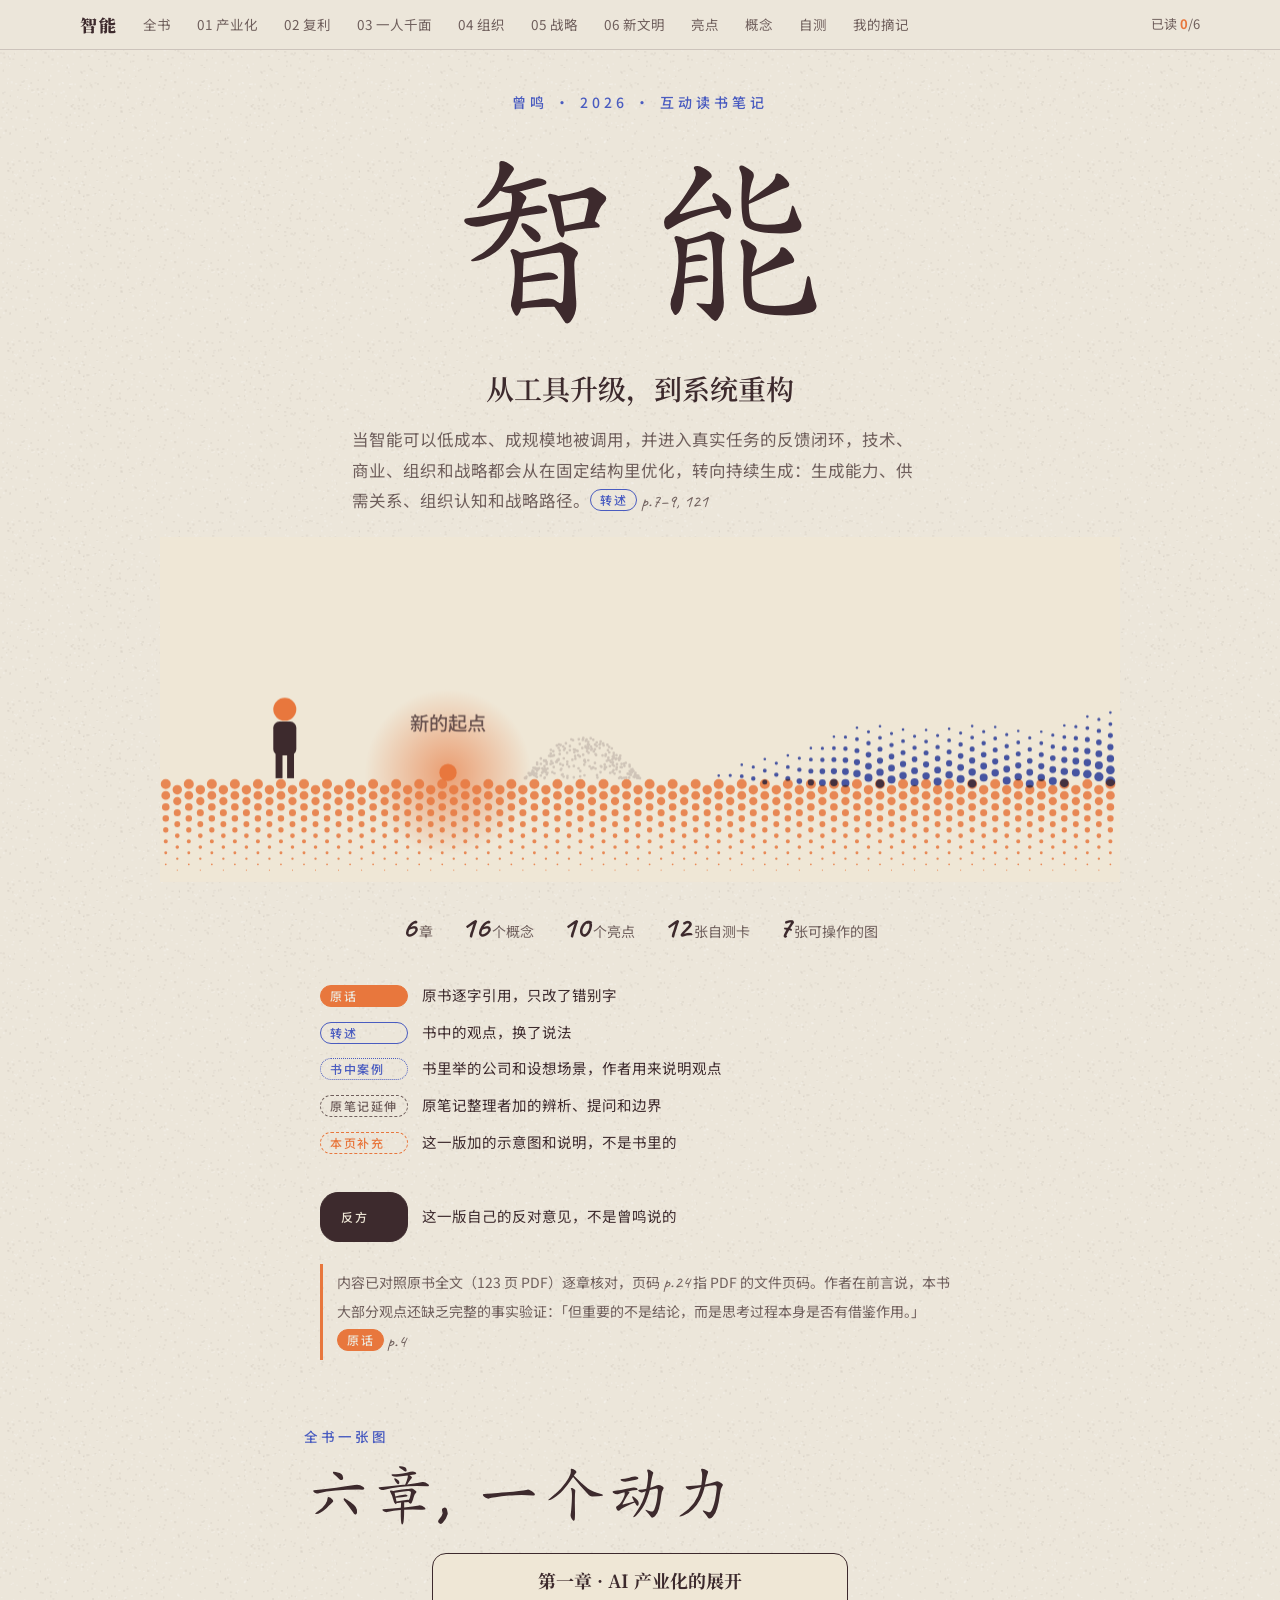
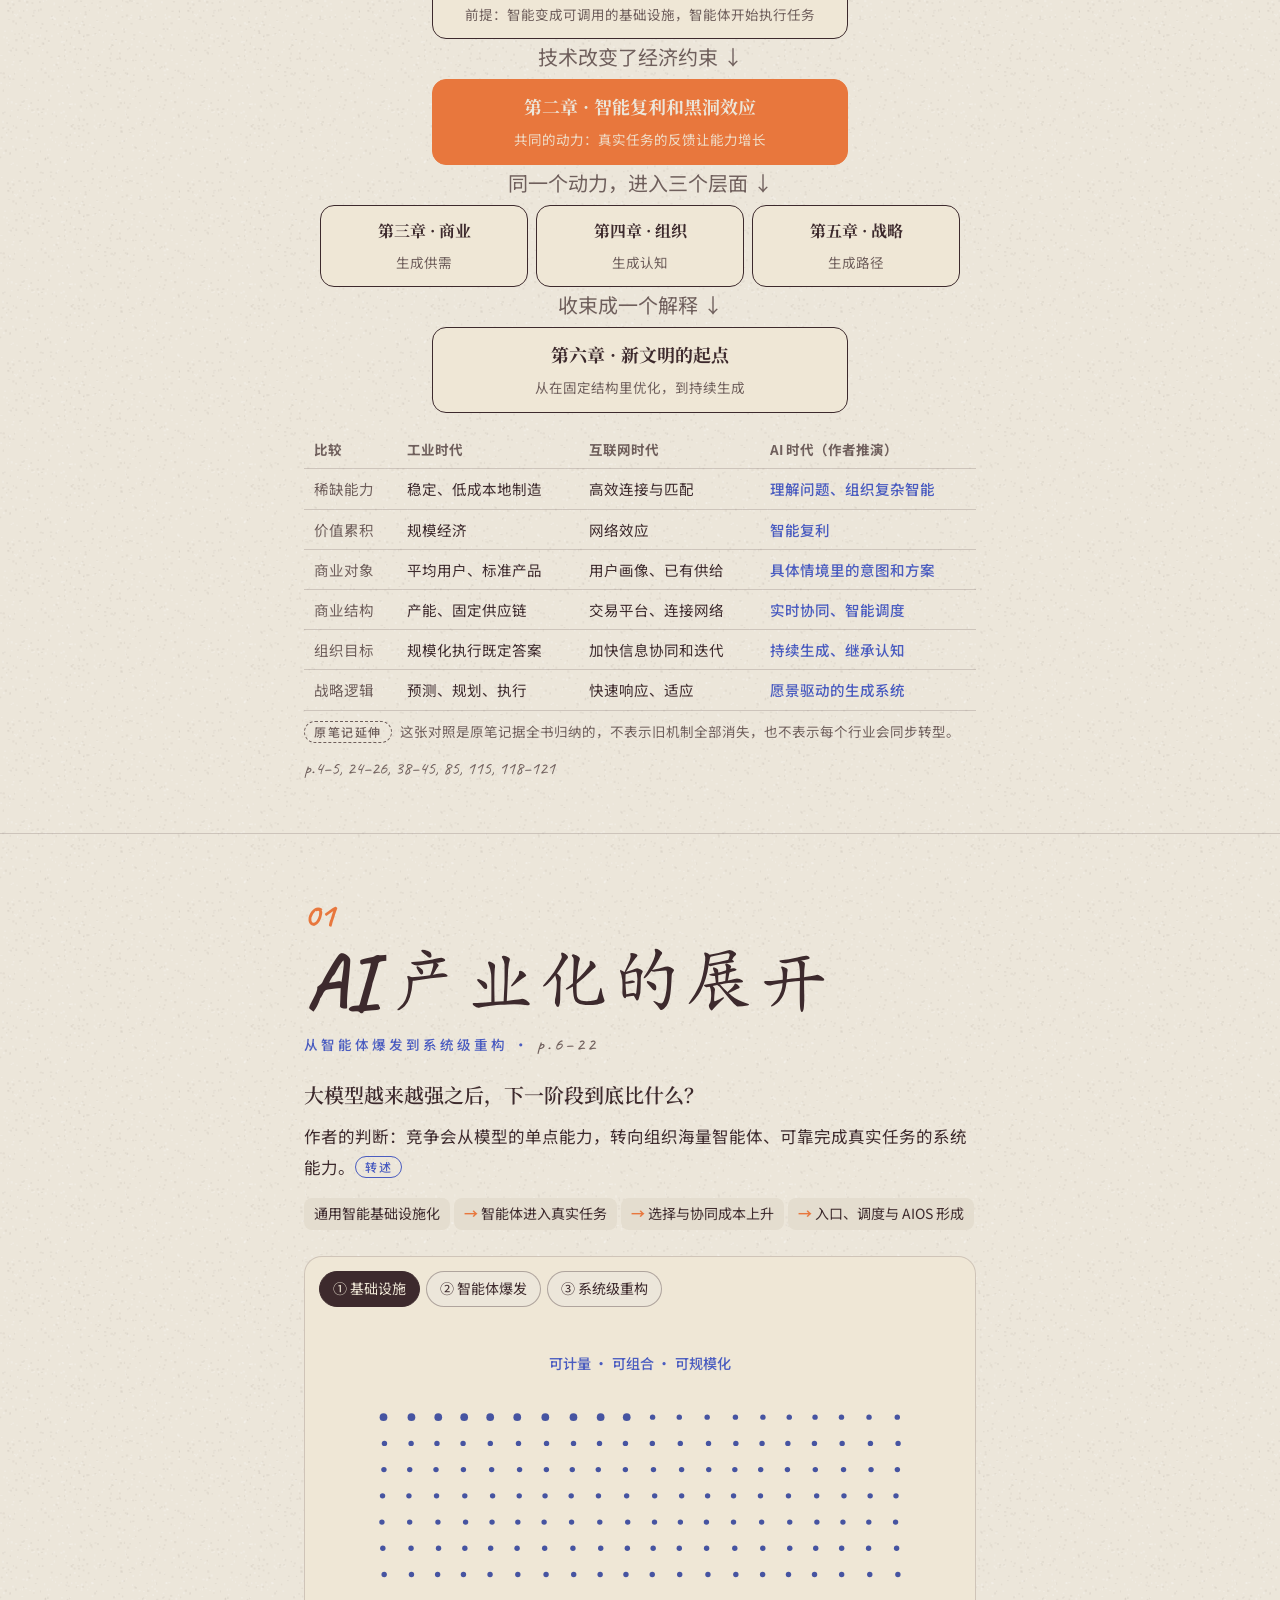
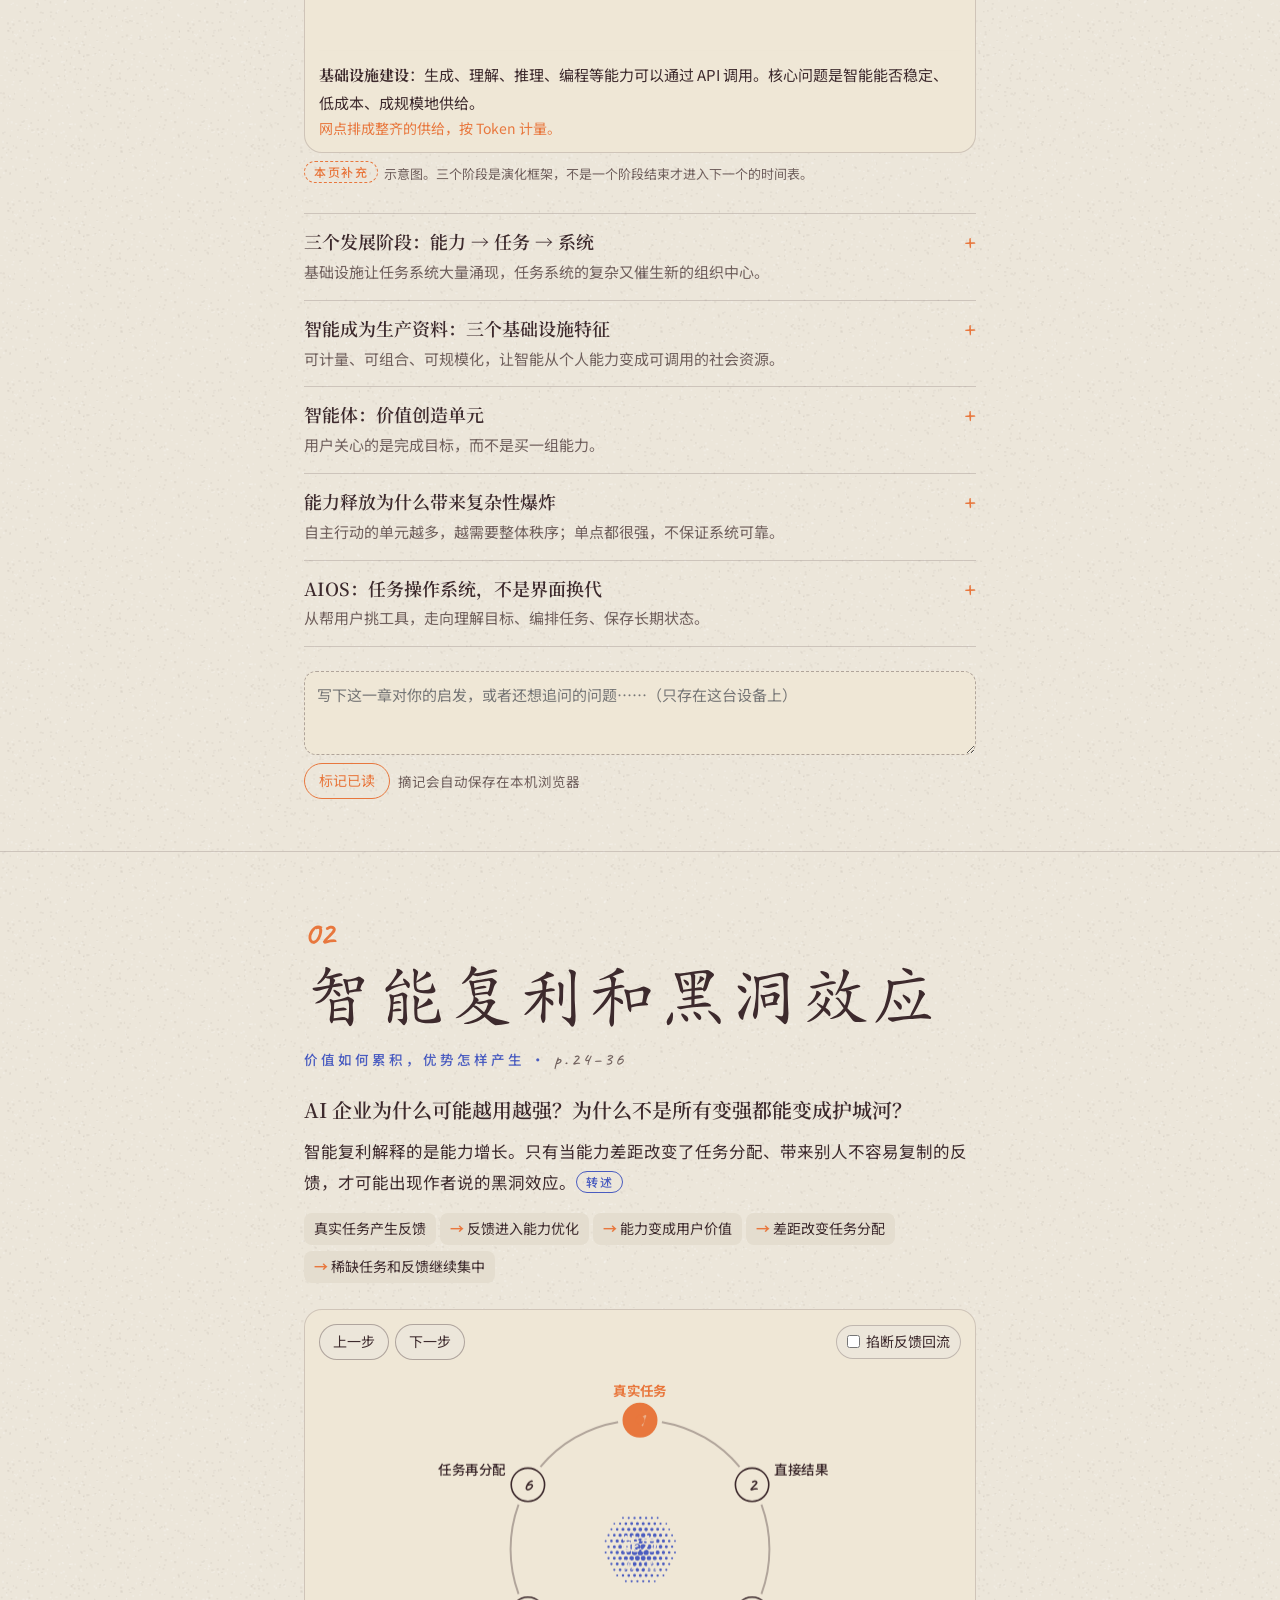
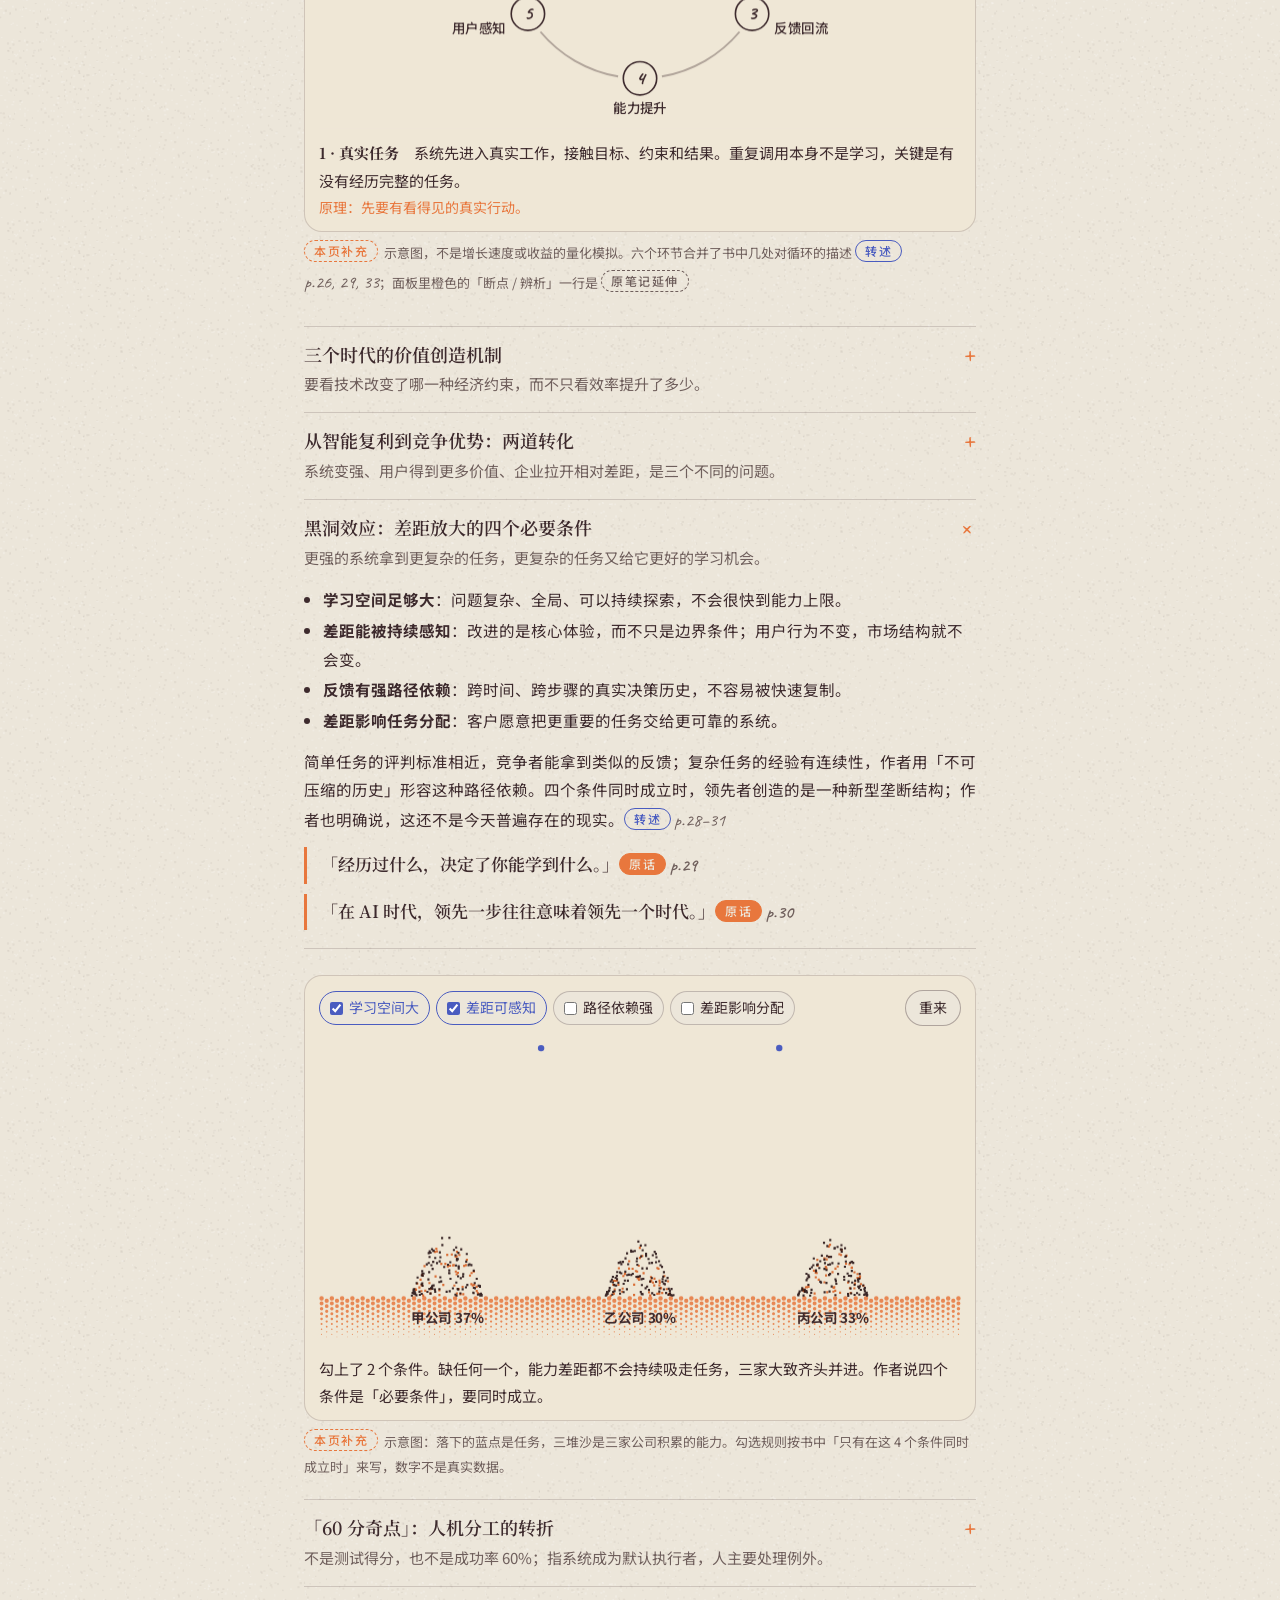
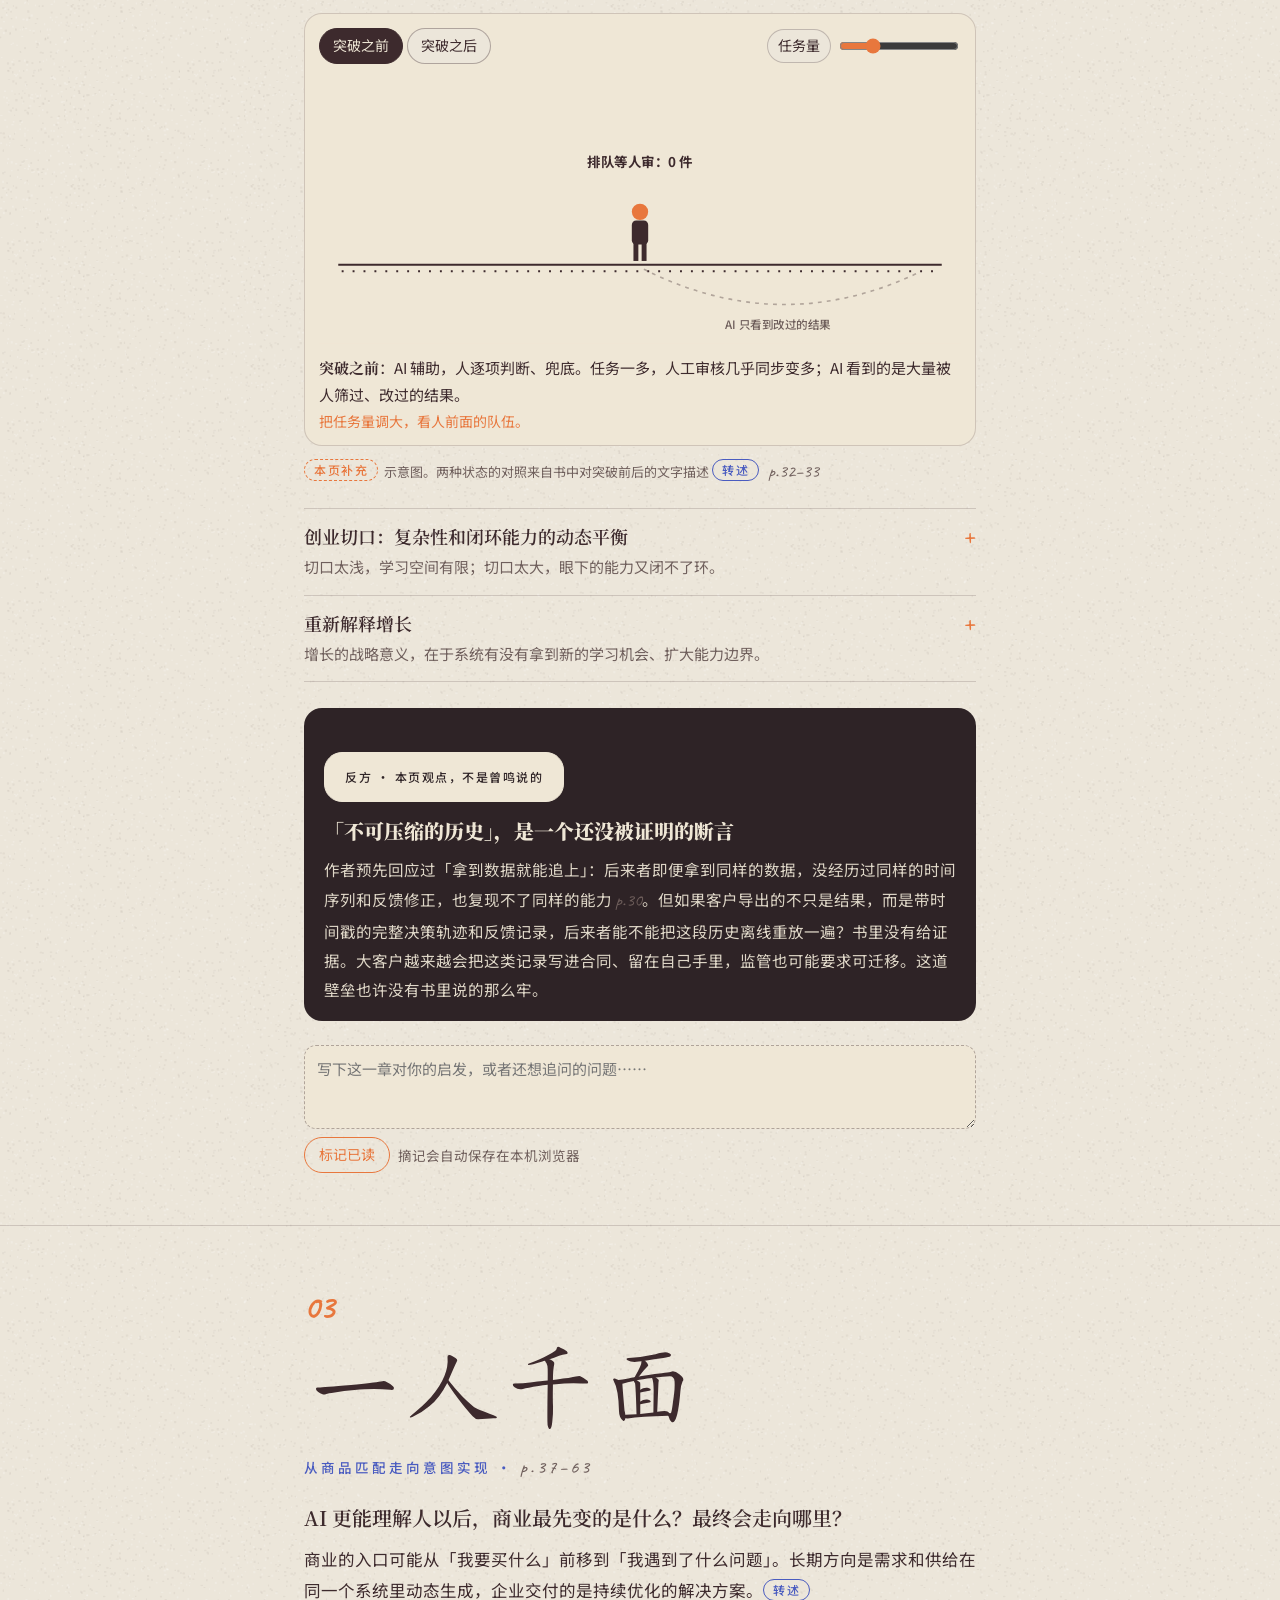
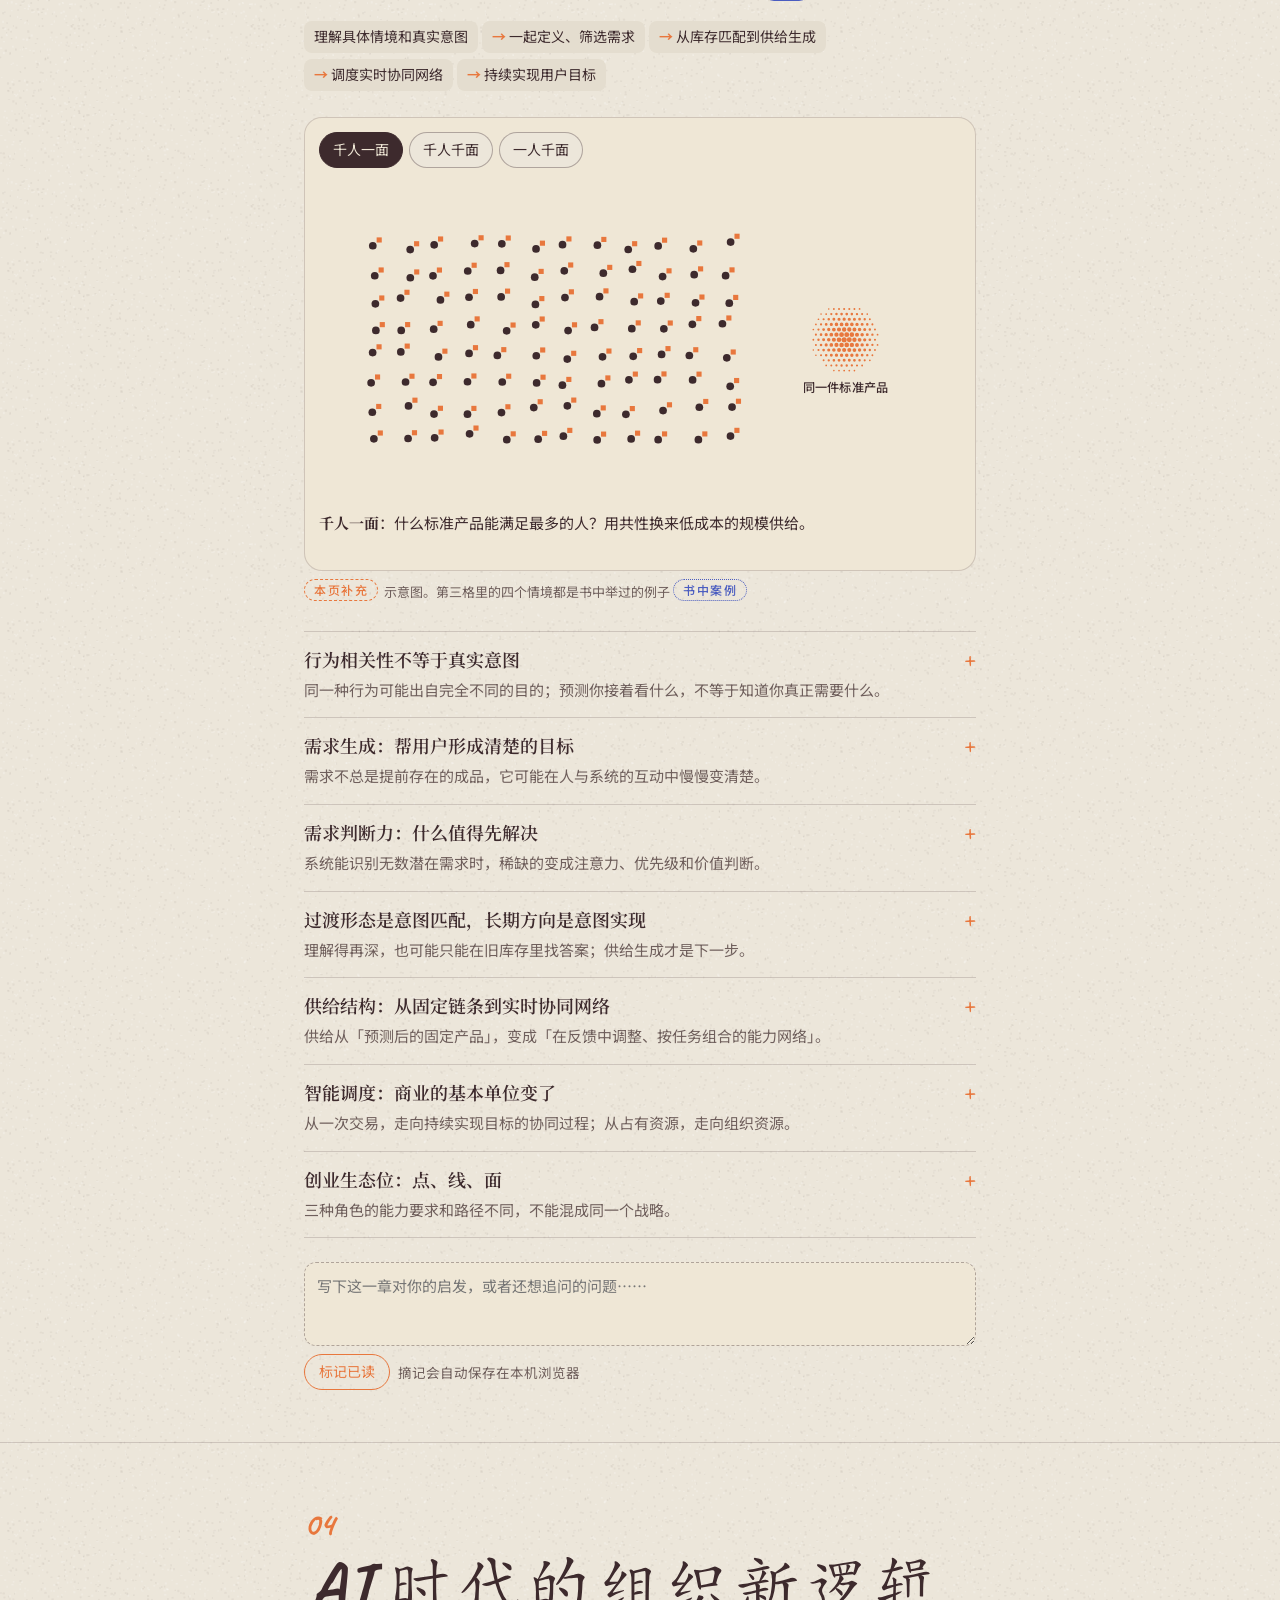
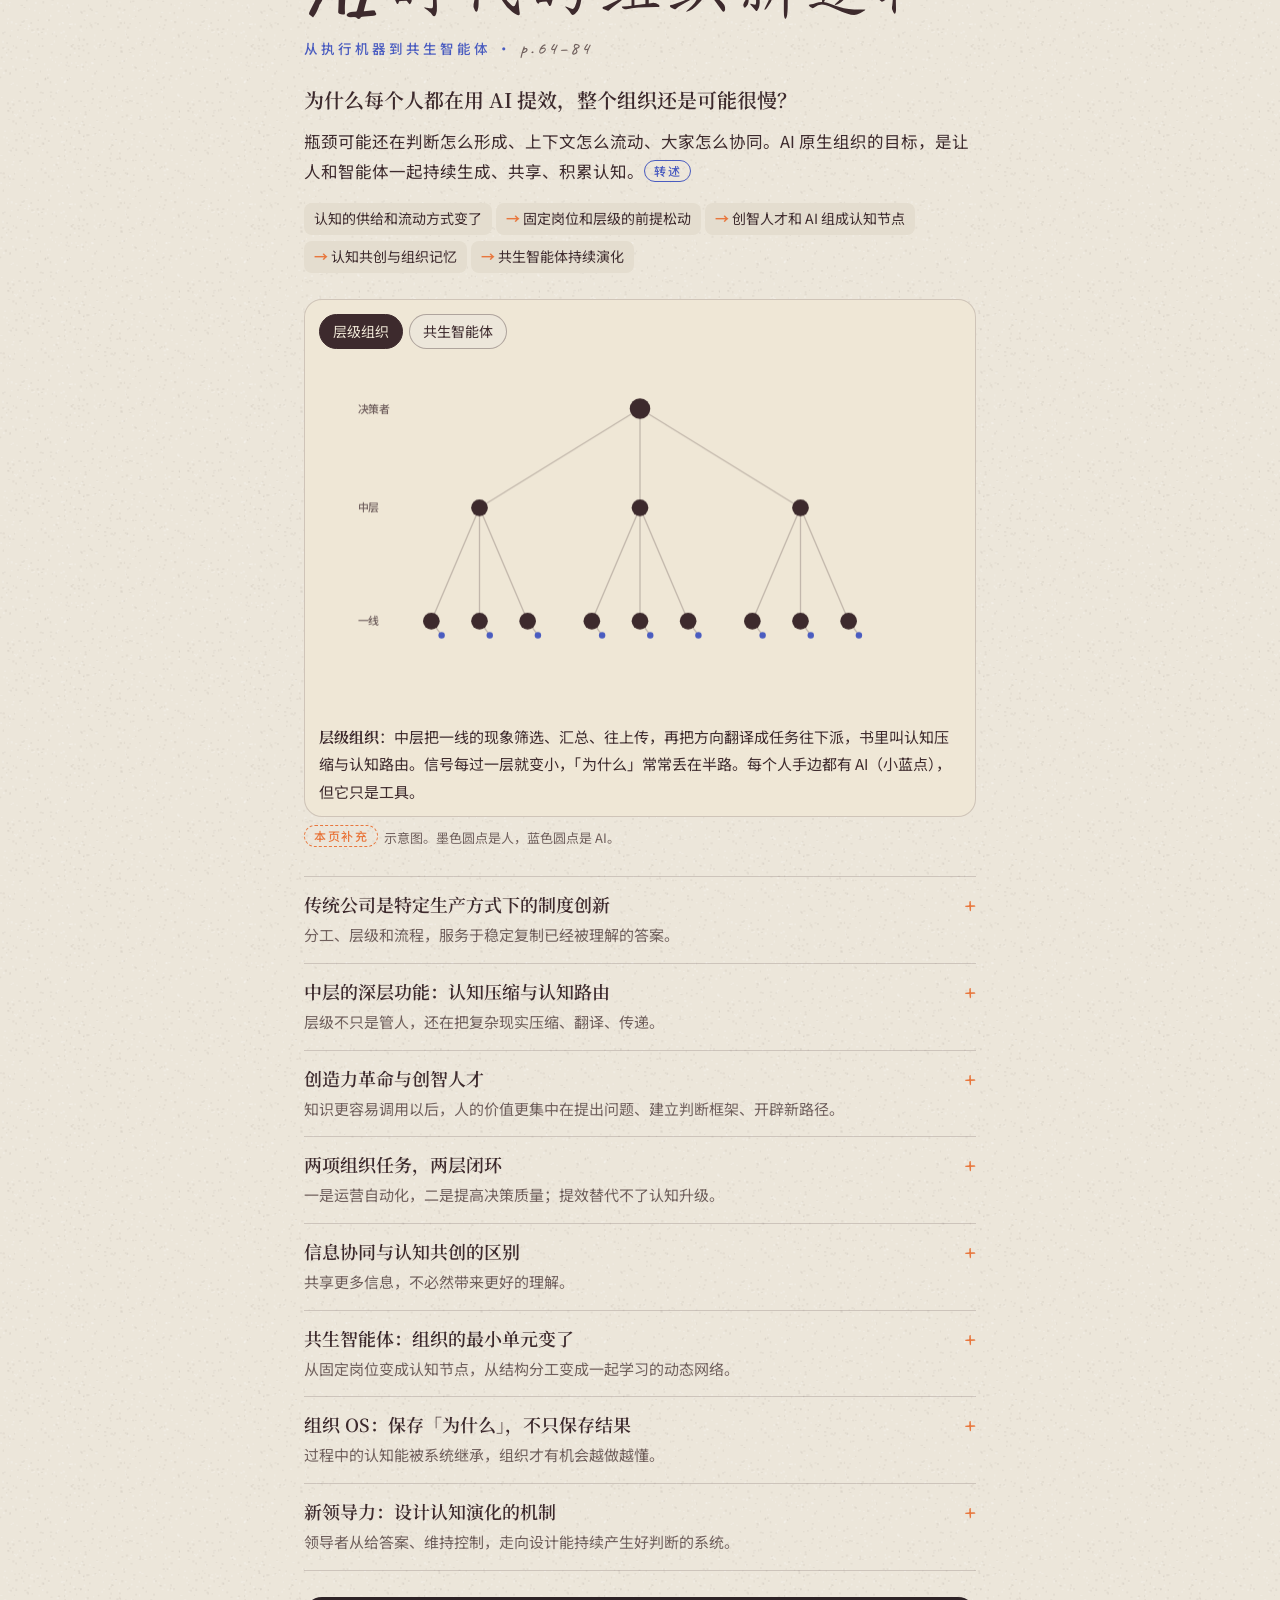
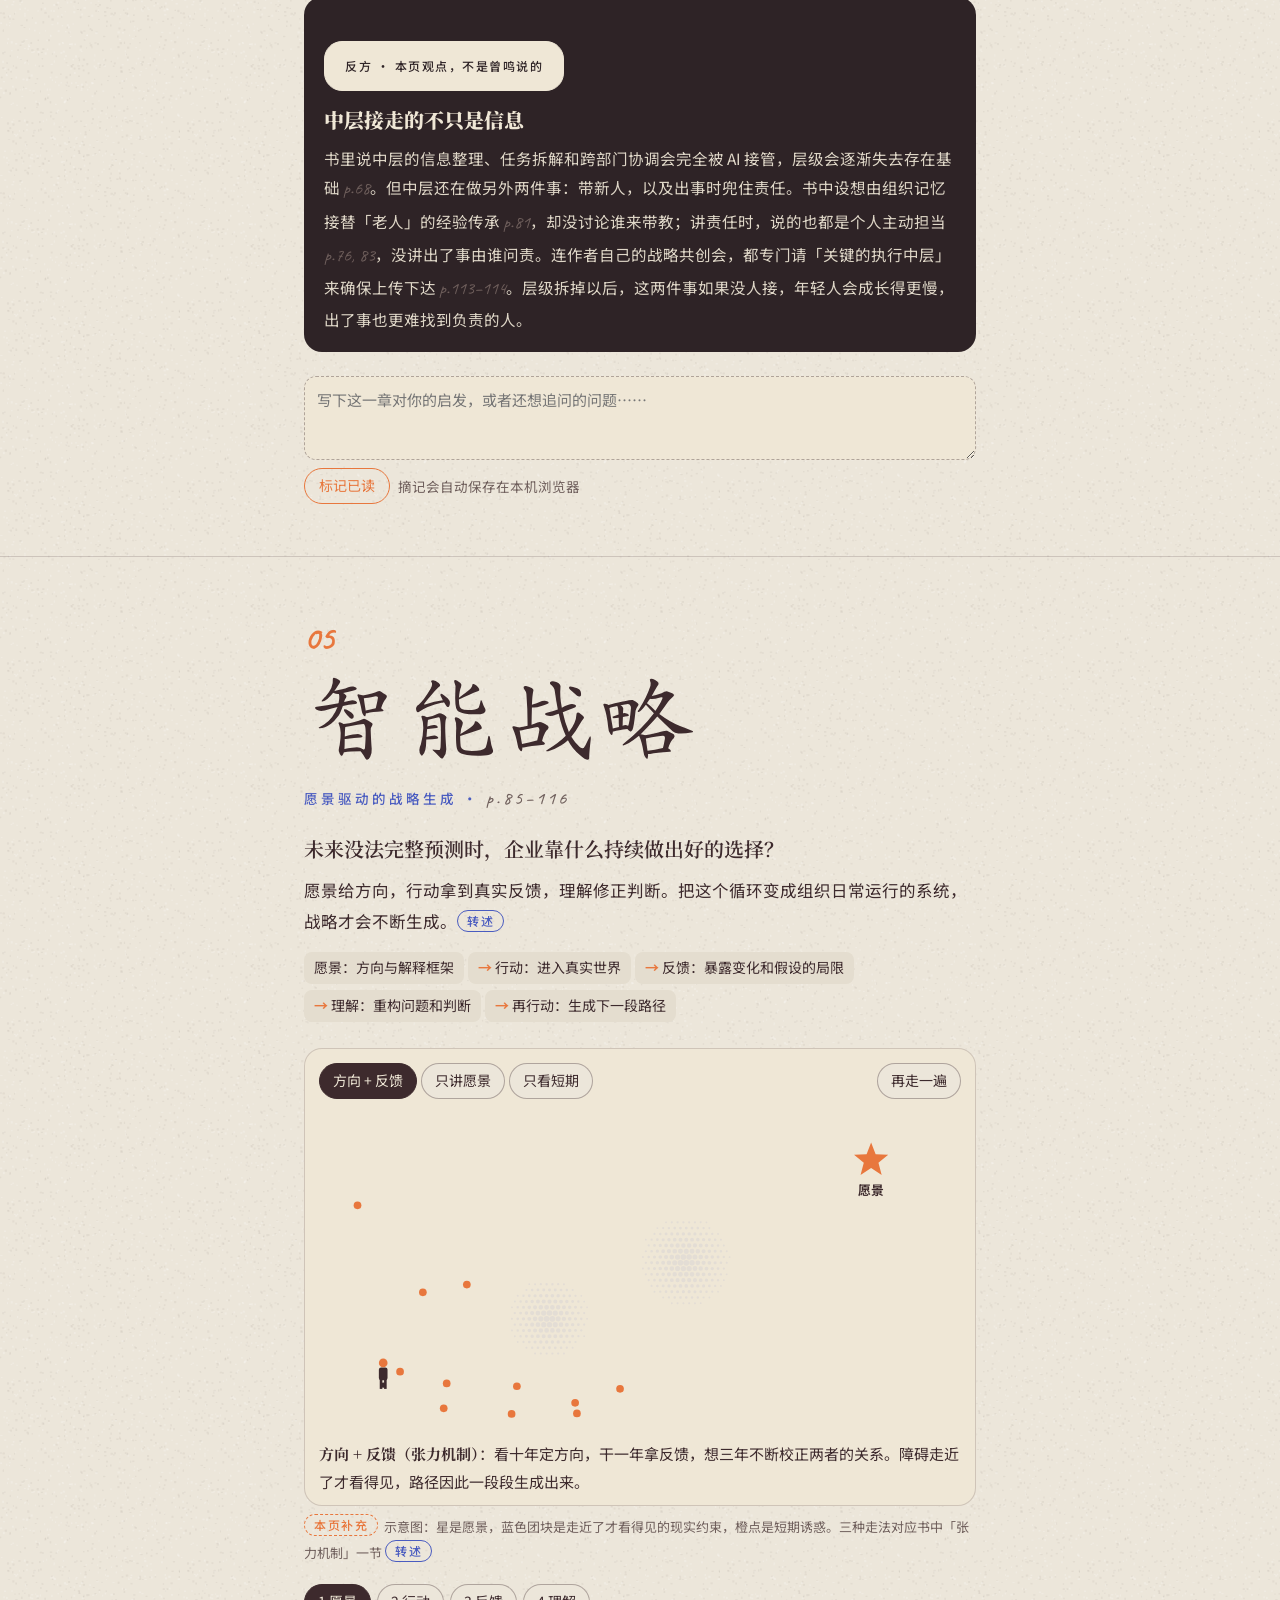
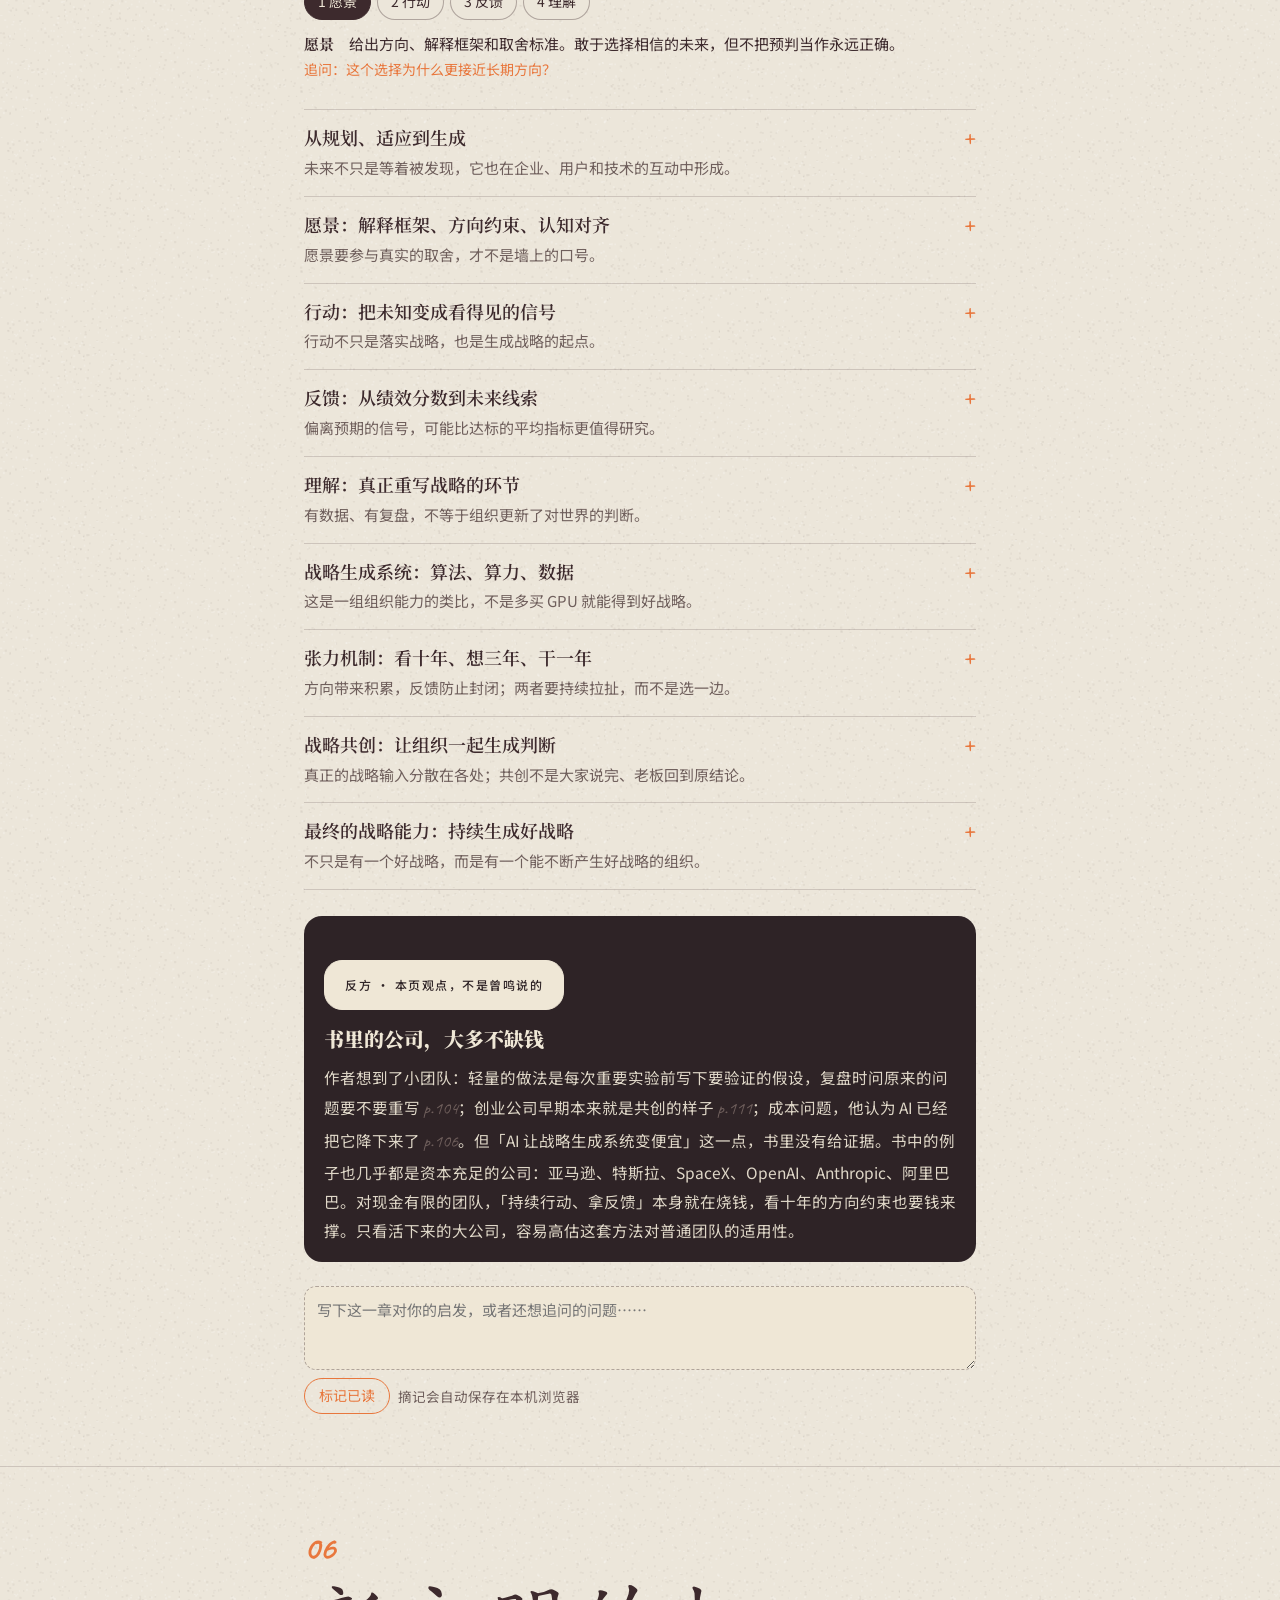
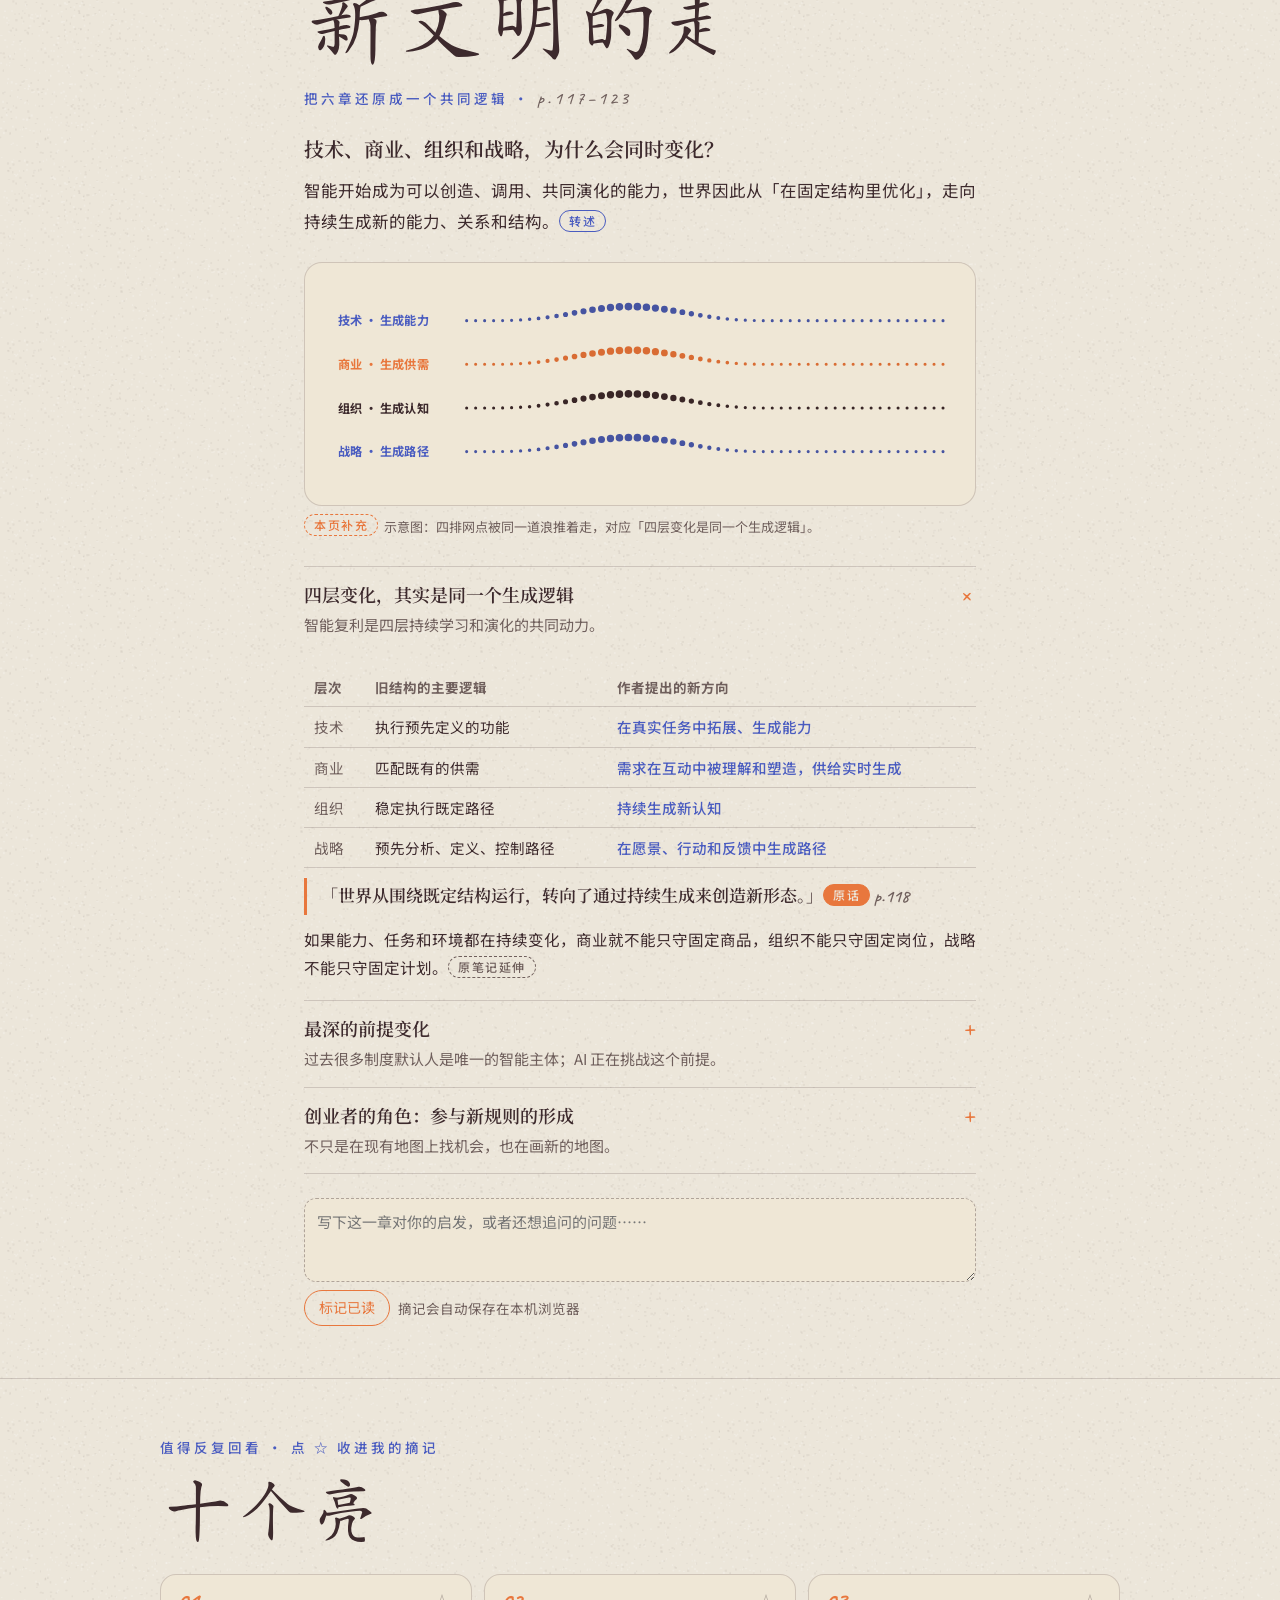
<file: zhineng-2026/index.html>
<!doctype html>
<html lang="zh-CN">
<head>
<meta charset="utf-8">
<meta name="viewport" content="width=device-width, initial-scale=1, viewport-fit=cover">
<title>智能 · 读书笔记</title>
<link rel="stylesheet" href="https://fonts.googleapis.com/css2?family=Caveat:wght@500;700&family=Noto+Sans+SC:wght@400;500;700&family=Noto+Serif+SC:wght@600;900&display=swap">
<style>
/* 版式：一条居中的阅读栏（约 40 个汉字宽），每章一张可操作的孔版网点示意图，标题按笔顺手写。
   配色沿用《巨浪》：米白纸、蓝/橙两色网点、深棕墨；「反方」整块反白成深色。只做这一种纸面效果。 */
:root {
  color-scheme: light;
  --paper: #ece6da; --paper2: #e4ddcf; --ink: #3d2a2d; --muted: #6f5f5c; --line: rgba(61,42,45,.18);
  --blue: #4a5cc0; --orange: #e8773d; --cream: #efe7d6; --dark: #2e2326; --blueLight: #8496ee;
  --sans: "Noto Sans SC", "PingFang SC", "Microsoft YaHei", sans-serif;
  --serif: "Noto Serif SC", "Songti SC", "STSong", serif;
  --hand: "Caveat", "Noto Sans SC", cursive;
  --col: 42rem;
}
* { box-sizing: border-box; }
html { scroll-behavior: smooth; scroll-padding-top: 64px; }
@media (prefers-reduced-motion: reduce) { html { scroll-behavior: auto; } }
body { margin: 0; background: var(--paper); color: var(--ink); font-family: var(--sans); font-size: 16.5px; line-height: 1.85; -webkit-text-size-adjust: 100%; }
body.grain { background-image: var(--grain); }
a { color: inherit; }
button, input, textarea { font: inherit; color: inherit; }
button { cursor: pointer; }
:focus-visible { outline: 2px solid var(--blue); outline-offset: 3px; border-radius: 4px; }
h1, h2, h3, p { margin: 0; }
h2, h3 { text-wrap: balance; }

/* 顶栏 */
.top { position: sticky; top: env(safe-area-inset-top, 0px); z-index: 10; background: rgba(236,230,218,.94); backdrop-filter: blur(6px); border-bottom: 1px solid var(--line); }
.top-in { max-width: 72rem; margin: 0 auto; padding: 8px 16px; display: flex; align-items: center; gap: 14px; }
.brand { font-family: var(--serif); font-weight: 900; font-size: 17px; letter-spacing: 2px; white-space: nowrap; text-decoration: none; }
.chips { display: flex; gap: 4px; overflow-x: auto; scrollbar-width: none; flex: 1; min-width: 0; }
.chips::-webkit-scrollbar { display: none; }
.chips a { white-space: nowrap; text-decoration: none; font-size: 13.5px; padding: 3px 10px; border-radius: 999px; border: 1px solid transparent; color: var(--muted); }
.chips a:hover { border-color: var(--line); color: var(--ink); }
.chips a.read::after { content: " ✓"; color: var(--orange); }
.prog { font-size: 13px; white-space: nowrap; color: var(--muted); font-variant-numeric: tabular-nums; }
.prog b { color: var(--orange); font-weight: 700; }

.wrap { padding-inline: 16px; }
.col { max-width: var(--col); margin: 0 auto; }
.wide { max-width: 60rem; margin: 0 auto; }

/* 开头 */
.hero { padding-block: 40px 8px; text-align: center; }
.eyebrow { font-size: 14px; letter-spacing: 4px; color: var(--blue); font-weight: 500; }
canvas.hand { display: block; width: 100%; }
.hero canvas.hand { margin: 4px auto 0; max-width: 34rem; }
.hero .sub { font-family: var(--serif); font-weight: 600; font-size: clamp(20px, 4.6vw, 28px); line-height: 1.55; margin-top: 4px; }
.hero .lead { max-width: 36rem; margin: 14px auto 0; color: var(--muted); text-align: left; }
.stats { display: flex; justify-content: center; gap: 10px 28px; flex-wrap: wrap; margin-top: 18px; font-size: 14px; color: var(--muted); }
.stats b { font-family: var(--hand); font-size: 30px; color: var(--ink); margin-right: 3px; font-weight: 700; }
.fig { display: block; width: 100%; max-width: 100%; }

/* 来源标签 */
.tag { display: inline-block; font-size: 12px; line-height: 1; padding: 4px 9px; border-radius: 999px; letter-spacing: 1.5px; font-weight: 500; vertical-align: 2px; white-space: nowrap; border: 1.5px solid currentColor; }
.tag.quote { background: var(--orange); color: var(--paper); border-color: var(--orange); }
.tag.para { color: var(--blue); }
.tag.eg { color: var(--blue); border-style: dotted; }
.tag.ext { color: var(--muted); border-style: dashed; }
.tag.add { color: var(--orange); border-style: dashed; }
.tag.counter { background: var(--ink); color: var(--cream); border-color: var(--ink); }
.pg { font-family: var(--hand); font-size: 18px; color: var(--muted); white-space: nowrap; }
.legend { margin: 26px auto 0; max-width: 40rem; display: grid; grid-template-columns: auto 1fr; gap: 10px 14px; text-align: left; font-size: 14.5px; align-items: baseline; }
.notice { margin: 22px auto 0; max-width: 40rem; text-align: left; font-size: 14px; color: var(--muted); border-left: 3px solid var(--orange); padding: 2px 0 2px 14px; }

/* 全书地图 */
.sec { padding-block: 56px 8px; }
.sec-head { display: flex; flex-direction: column; gap: 4px; margin-bottom: 18px; }
.kicker { font-size: 13.5px; letter-spacing: 3px; color: var(--blue); font-weight: 500; }
.map { display: grid; gap: 8px; justify-items: center; }
.map a { text-decoration: none; display: block; width: 100%; max-width: 26rem; text-align: center; padding: 10px 14px; border: 1.5px solid var(--ink); border-radius: 14px; background: var(--cream); }
.map a:hover { background: #fff8ea; }
.map a b { display: block; font-family: var(--serif); font-size: 18px; }
.map a span { font-size: 13.5px; color: var(--muted); }
.map .eng { border-color: var(--orange); background: var(--orange); color: var(--paper); }
.map .eng span { color: rgba(239,231,214,.9); }
.map .eng:hover { background: #ee8550; }
.map .arrow { font-family: var(--hand); font-size: 20px; color: var(--muted); line-height: 1.2; }
.map .three { display: grid; grid-template-columns: repeat(3, minmax(0, 1fr)); gap: 8px; width: 100%; max-width: 40rem; }
.map .three a b { font-size: 16px; }
.tbl { overflow-x: auto; margin-top: 18px; }
table { border-collapse: collapse; width: 100%; min-width: 34rem; font-size: 14.5px; line-height: 1.6; }
th, td { text-align: left; padding: 8px 10px; border-bottom: 1px solid var(--line); vertical-align: top; }
th { font-weight: 700; font-size: 13.5px; color: var(--muted); }
td:first-child { color: var(--muted); white-space: nowrap; }
tr td:last-child { color: var(--blue); font-weight: 500; }
.src { font-size: 13.5px; color: var(--muted); margin-top: 8px; display: flex; gap: 8px; flex-wrap: wrap; align-items: baseline; }

/* 章节 */
.ch { padding-block: 64px 12px; border-top: 1px solid var(--line); margin-top: 40px; }
.ch-head { display: grid; gap: 2px; }
.num { font-family: var(--hand); font-size: 34px; color: var(--orange); font-weight: 700; line-height: 1; }
.ch-head canvas.hand { max-width: 40rem; }
.qa { margin-top: 18px; display: grid; gap: 10px; }
.qa .q { font-family: var(--serif); font-weight: 600; font-size: 20px; line-height: 1.6; }
.qa .a { font-size: 16.5px; }
.flow { list-style: none; padding: 0; margin: 16px 0 0; display: flex; flex-wrap: wrap; gap: 6px 4px; align-items: center; font-size: 14px; }
.flow li { padding: 3px 10px; border-radius: 8px; background: var(--paper2); }
.flow li + li::before { content: "→ "; color: var(--orange); font-weight: 700; }

figure { margin: 26px 0 0; }
.figbox { background: var(--cream); border-radius: 18px; padding: 14px 14px 10px; border: 1px solid var(--line); }
.ctrl { display: flex; flex-wrap: wrap; gap: 6px; align-items: center; margin-bottom: 10px; }
.ctrl button, .seg button { background: var(--paper); border: 1.5px solid rgba(61,42,45,.35); border-radius: 999px; padding: 4px 13px; font-size: 14px; }
.ctrl button:hover { border-color: var(--ink); }
.ctrl button.on, .seg button.on { background: var(--ink); border-color: var(--ink); color: var(--cream); }
.ctrl label { font-size: 14px; display: inline-flex; gap: 6px; align-items: center; padding: 3px 10px; border-radius: 999px; border: 1.5px solid rgba(61,42,45,.25); background: var(--paper); cursor: pointer; }
.ctrl label:has(input:checked) { border-color: var(--blue); color: var(--blue); }
.ctrl input[type=checkbox] { accent-color: var(--blue); margin: 0; }
.ctrl input[type=range] { accent-color: var(--orange); width: 120px; }
.ctrl .sp { flex: 1; }
.panel { margin-top: 10px; font-size: 15px; min-height: 3.4em; }
.panel b { font-family: var(--serif); }
.panel .hint { color: var(--orange); font-size: 14px; display: block; }
figcaption { margin-top: 8px; font-size: 13px; line-height: 1.9; color: var(--muted); }
figcaption .tag { margin-right: 6px; }

.pts { margin-top: 26px; display: grid; gap: 0; }
details.pt { border-top: 1px solid var(--line); padding: 4px 0; }
details.pt:last-child { border-bottom: 1px solid var(--line); }
details.pt summary { list-style: none; cursor: pointer; padding: 10px 28px 10px 0; position: relative; }
details.pt summary::-webkit-details-marker { display: none; }
details.pt summary::after { content: "+"; position: absolute; right: 2px; top: 8px; font-family: var(--hand); font-size: 28px; color: var(--orange); line-height: 1; transition: transform .2s; }
details.pt[open] summary::after { transform: rotate(45deg); }
.pt h3 { font-family: var(--serif); font-size: 18px; font-weight: 600; line-height: 1.55; }
.pt .gist { font-size: 15px; color: var(--muted); margin-top: 2px; }
.pt .body { padding: 2px 0 14px; display: grid; gap: 10px; font-size: 15.5px; }
.pt ul { margin: 0; padding-left: 1.2em; }
.pt li { margin: 2px 0; }
.qt { font-family: var(--serif); font-weight: 600; font-size: 17px; line-height: 1.75; border-left: 3px solid var(--orange); padding: 2px 0 2px 14px; }
.qt .tag { font-family: var(--sans); font-weight: 500; }
.case { background: var(--paper2); border-radius: 12px; padding: 10px 14px; font-size: 15px; }
.case b { font-family: var(--serif); display: block; margin-bottom: 2px; }

.counter { margin-top: 26px; background: var(--dark); color: var(--cream); border-radius: 18px; padding: 18px 20px; }
.counter .tag.counter { background: var(--cream); color: var(--dark); border-color: var(--cream); }
.counter h3 { font-family: var(--serif); font-weight: 900; font-size: 20px; margin: 10px 0 6px; }
.counter p { font-size: 15.5px; color: rgba(239,231,214,.92); }

.mine { margin-top: 24px; display: grid; gap: 8px; }
.mine textarea { width: 100%; min-height: 84px; resize: vertical; background: var(--cream); border: 1.5px dashed rgba(61,42,45,.35); border-radius: 12px; padding: 10px 12px; font-size: 15px; line-height: 1.7; }
.mine .row { display: flex; gap: 8px; align-items: center; flex-wrap: wrap; font-size: 13.5px; color: var(--muted); }
.readbtn { background: transparent; border: 1.5px solid var(--orange); color: var(--orange); border-radius: 999px; padding: 4px 14px; font-size: 14px; }
.readbtn.on { background: var(--orange); color: var(--paper); }

/* 卡片 */
.grid { display: grid; grid-template-columns: repeat(auto-fill, minmax(min(100%, 17rem), 1fr)); gap: 12px; }
.card { background: var(--cream); border: 1px solid var(--line); border-radius: 16px; padding: 14px 16px; display: grid; gap: 6px; align-content: start; min-width: 0; }
.card .no { font-family: var(--hand); font-size: 24px; color: var(--orange); line-height: 1; font-weight: 700; }
.card h3 { font-family: var(--serif); font-size: 17px; font-weight: 600; line-height: 1.5; }
.card p { font-size: 14.5px; }
.card .meta { display: flex; justify-content: space-between; align-items: center; gap: 8px; font-size: 13px; color: var(--muted); }
.card .meta a { color: var(--blue); text-decoration: none; }
.star { background: none; border: 0; padding: 2px 4px; font-size: 18px; line-height: 1; color: rgba(61,42,45,.35); }
.star.on { color: var(--orange); }
.card .diff { font-size: 13.5px; color: var(--blue); }
.search { width: 100%; max-width: 24rem; background: var(--cream); border: 1.5px solid rgba(61,42,45,.3); border-radius: 999px; padding: 7px 16px; font-size: 15px; margin-bottom: 14px; }
.flip { cursor: pointer; text-align: left; border: 1px solid var(--line); background: var(--cream); border-radius: 16px; padding: 14px 16px; display: grid; gap: 8px; align-content: start; min-height: 9rem; }
.flip .q { font-family: var(--serif); font-weight: 600; font-size: 16.5px; line-height: 1.55; }
.flip .ans { display: none; font-size: 14.5px; color: var(--blue); }
.flip .tap { font-size: 12.5px; color: var(--muted); }
.flip.open { background: #f6efe0; border-color: var(--blue); }
.flip.open .ans { display: block; }
.flip.open .tap { display: none; }
.qs { display: grid; grid-template-columns: repeat(auto-fill, minmax(min(100%, 19rem), 1fr)); gap: 12px; }
.qs .card ul { margin: 0; padding-left: 1.2em; font-size: 14.5px; }
.bounds { margin-top: 14px; background: var(--paper2); border-radius: 16px; padding: 16px 18px; }
.bounds ol { margin: 8px 0 0; padding-left: 1.3em; font-size: 15px; display: grid; gap: 6px; }
.reads { display: grid; gap: 10px; }
.reads .card h3 { font-size: 16px; }

.end { padding-block: 70px 30px; text-align: center; }
.end .big { font-family: var(--serif); font-weight: 900; font-size: clamp(22px, 5vw, 32px); line-height: 1.6; max-width: 36rem; margin: 10px auto 0; }
.foot { padding-block: 28px 48px; font-size: 13px; color: var(--muted); text-align: center; border-top: 1px solid var(--line); margin-top: 30px; }
.foot p + p { margin-top: 4px; }

/* 我的摘记 */
#minebox { display: grid; gap: 12px; }
#minebox pre { white-space: pre-wrap; word-break: break-word; background: var(--cream); border: 1px solid var(--line); border-radius: 14px; padding: 14px 16px; font-family: var(--sans); font-size: 14px; line-height: 1.75; margin: 0; max-height: 26rem; overflow: auto; }
.ctrl .btn, .btn { background: var(--ink); color: var(--cream); border: 0; border-radius: 999px; padding: 7px 18px; font-size: 14.5px; }
.ctrl .btn.ghost, .btn.ghost { background: transparent; color: var(--ink); border: 1.5px solid rgba(61,42,45,.35); }
#copied { font-size: 13.5px; color: var(--orange); }
@media (max-width: 560px) {
  body { font-size: 16px; }
  .map .three { grid-template-columns: 1fr; }
  .qa .q { font-size: 18.5px; }
  .legend { font-size: 14px; }
  .top-in { gap: 10px; }
}
</style>
</head>
<body>
<header class="top"><div class="top-in">
  <a class="brand" href="#top">智能</a>
  <nav class="chips" aria-label="章节">
    <a href="#map">全书</a><a href="#c1" data-ch="c1">01 产业化</a><a href="#c2" data-ch="c2">02 复利</a><a href="#c3" data-ch="c3">03 一人千面</a><a href="#c4" data-ch="c4">04 组织</a><a href="#c5" data-ch="c5">05 战略</a><a href="#c6" data-ch="c6">06 新文明</a><a href="#hl">亮点</a><a href="#gl">概念</a><a href="#rc">自测</a><a href="#me">我的摘记</a>
  </nav>
  <span class="prog">已读 <b id="readN">0</b>/6</span>
</div></header>

<main id="top">
<section class="hero wrap">
  <p class="eyebrow">曾鸣 · 2026 · 互动读书笔记</p>
  <canvas class="hand" data-t="智能" data-max="190" data-per="0.5" aria-label="智能"></canvas>
  <p class="sub">从工具升级，到系统重构</p>
  <p class="lead">当智能可以低成本、成规模地被调用，并进入真实任务的反馈闭环，技术、商业、组织和战略都会从在固定结构里优化，转向持续生成：生成能力、供需关系、组织认知和战略路径。<span class="tag para">转述</span> <span class="pg">p.7–9, 121</span></p>
  <div class="wide" style="margin-top:18px"><canvas class="fig" id="f-hero" aria-label="示意图：海浪退去后的沙滩，一个小人和一颗发光的种子"></canvas></div>
  <div class="stats"><span><b>6</b>章</span><span><b>16</b>个概念</span><span><b>10</b>个亮点</span><span><b>12</b>张自测卡</span><span><b>7</b>张可操作的图</span></div>
  <div class="legend">
    <span class="tag quote">原话</span><span>原书逐字引用，只改了错别字</span>
    <span class="tag para">转述</span><span>书中的观点，换了说法</span>
    <span class="tag eg">书中案例</span><span>书里举的公司和设想场景，作者用来说明观点</span>
    <span class="tag ext">原笔记延伸</span><span>原笔记整理者加的辨析、提问和边界</span>
    <span class="tag add">本页补充</span><span>这一版加的示意图和说明，不是书里的</span>
    <span class="tag counter">反方</span><span>这一版自己的反对意见，不是曾鸣说的</span>
  </div>
  <p class="notice">内容已对照原书全文（123 页 PDF）逐章核对，页码 <span class="pg">p.24</span> 指 PDF 的文件页码。作者在前言说，本书大部分观点还缺乏完整的事实验证：「但重要的不是结论，而是思考过程本身是否有借鉴作用。」<span class="tag quote">原话</span> <span class="pg">p.4</span></p>
</section>

<section class="sec wrap" id="map">
  <div class="col">
    <div class="sec-head"><p class="kicker">全书一张图</p><canvas class="hand" data-t="六章，一个动力" data-max="64"></canvas></div>
    <nav class="map" aria-label="全书结构">
      <a href="#c1"><b>第一章 · AI 产业化的展开</b><span>前提：智能变成可调用的基础设施，智能体开始执行任务</span></a>
      <span class="arrow">技术改变了经济约束 ↓</span>
      <a href="#c2" class="eng"><b>第二章 · 智能复利和黑洞效应</b><span>共同的动力：真实任务的反馈让能力增长</span></a>
      <span class="arrow">同一个动力，进入三个层面 ↓</span>
      <div class="three">
        <a href="#c3"><b>第三章 · 商业</b><span>生成供需</span></a>
        <a href="#c4"><b>第四章 · 组织</b><span>生成认知</span></a>
        <a href="#c5"><b>第五章 · 战略</b><span>生成路径</span></a>
      </div>
      <span class="arrow">收束成一个解释 ↓</span>
      <a href="#c6"><b>第六章 · 新文明的起点</b><span>从在固定结构里优化，到持续生成</span></a>
    </nav>
    <div class="tbl"><table>
      <thead><tr><th>比较</th><th>工业时代</th><th>互联网时代</th><th>AI 时代（作者推演）</th></tr></thead>
      <tbody>
        <tr><td>稀缺能力</td><td>稳定、低成本地制造</td><td>高效连接与匹配</td><td>理解问题、组织复杂智能</td></tr>
        <tr><td>价值累积</td><td>规模经济</td><td>网络效应</td><td>智能复利</td></tr>
        <tr><td>商业对象</td><td>平均用户、标准产品</td><td>用户画像、已有供给</td><td>具体情境里的意图和方案</td></tr>
        <tr><td>商业结构</td><td>产能、固定供应链</td><td>交易平台、连接网络</td><td>实时协同、智能调度</td></tr>
        <tr><td>组织目标</td><td>规模化执行既定答案</td><td>加快信息协同和迭代</td><td>持续生成、继承认知</td></tr>
        <tr><td>战略逻辑</td><td>预测、规划、执行</td><td>快速响应、适应</td><td>愿景驱动的生成系统</td></tr>
      </tbody>
    </table></div>
    <p class="src"><span class="tag ext">原笔记延伸</span><span>这张对照是原笔记据全书归纳的，不表示旧机制全部消失，也不表示每个行业会同步转型。</span><span class="pg">p.4–5, 24–26, 38–45, 85, 115, 118–121</span></p>
  </div>
</section>

<!-- ============ 第一章 ============ -->
<section class="ch wrap" id="c1">
<div class="col">
  <div class="ch-head"><span class="num">01</span><canvas class="hand" data-t="AI 产业化的展开" data-max="72"></canvas><p class="kicker">从智能体爆发到系统级重构 · <span class="pg">p.6–22</span></p></div>
  <div class="qa">
    <p class="q">大模型越来越强之后，下一阶段到底比什么？</p>
    <p class="a">作者的判断：竞争会从模型的单点能力，转向组织海量智能体、可靠完成真实任务的系统能力。<span class="tag para">转述</span></p>
  </div>
  <ol class="flow"><li>通用智能基础设施化</li><li>智能体进入真实任务</li><li>选择与协同成本上升</li><li>入口、调度与 AIOS 形成</li></ol>

  <figure>
    <div class="figbox">
      <div class="ctrl seg" id="s1-seg"><button data-v="0" class="on">① 基础设施</button><button data-v="1">② 智能体爆发</button><button data-v="2">③ 系统级重构</button></div>
      <canvas class="fig" id="f-stage" aria-label="示意图：网点从整齐的供给，变成一群群智能体，再被一个调度中心组织起来"></canvas>
      <p class="panel" id="s1-panel"></p>
    </div>
    <figcaption><span class="tag add">本页补充</span>示意图。三个阶段是演化框架，不是一个阶段结束才进入下一个的时间表。</figcaption>
  </figure>

  <div class="pts">
    <details class="pt"><summary><h3>三个发展阶段：能力 → 任务 → 系统</h3><p class="gist">基础设施让任务系统大量涌现，任务系统的复杂又催生新的组织中心。</p></summary><div class="body">
      <p class="qt">「这次 AI 技术革命的本质，就是用越来越低的成本生产越来越强大的人工智能。」<span class="tag quote">原话</span> <span class="pg">p.7</span></p><p>作者讨论的是 AI 产业化的路径，不是超级人工智能的技术路线或实现时间。重大的产业重构，往往发生在一项技术成了稳定、低成本、可规模化调用的基础设施之后。蒸汽机和互联网的类比是想说明：基础能力成熟只是开端，围绕能力形成的新系统更可能决定长期格局。<span class="tag para">转述</span> <span class="pg">p.6–9, 16–22</span></p>
      <div class="tbl"><table style="min-width:30rem"><thead><tr><th>阶段</th><th>主要变化</th><th>核心问题</th></tr></thead><tbody>
        <tr><td>基础设施建设</td><td>生成、理解、推理、编程等能力可以通过 API 调用</td><td>智能能否稳定、低成本、成规模地供给</td></tr>
        <tr><td>智能体大爆发</td><td>不同场景、不同工作流形成任务完成系统</td><td>谁能真正把用户的事做成</td></tr>
        <tr><td>系统级重构</td><td>调度统一任务流、上下文和协同关系</td><td>如何组织持续运行的复杂智能网络</td></tr>
      </tbody></table></div>
    </div></details>
    <details class="pt"><summary><h3>智能成为生产资料：三个基础设施特征</h3><p class="gist">可计量、可组合、可规模化，让智能从个人能力变成可调用的社会资源。</p></summary><div class="body">
      <ul><li><b>可计量</b>：调用按 Token 等方式记录和计费，成本与资源配置更容易组织。</li><li><b>可组合</b>：生成、理解、推理、编程等能力，可以被开发者按任务重新组合。</li><li><b>可规模化</b>：AI 持续驻留在工作流里，少数人可以调用大量认知能力。</li></ul>
      <p><span class="tag para">转述</span> <span class="pg">p.8–9</span></p>
      <p>要分清「调用的计量单位」和「任务完成的质量」：Token 的数量本身不能代表智能高低，也不能代表创造了多少价值。<span class="tag ext">原笔记延伸</span></p>
    </div></details>
    <details class="pt"><summary><h3>智能体：价值创造单元</h3><p class="gist">用户关心的是完成目标，而不是买一组能力。</p></summary><div class="body">
      <p class="qt">「智能体真正重要的地方并不是“更聪明”，而是它围绕目标，在时间维度上持续运行。」<span class="tag quote">原话</span> <span class="pg">p.10</span></p>
      <p>对话式 AI 的核心是生成答案，串联步骤和执行的工作仍在用户身上。智能体尝试进入任务过程本身，围绕目标在时间里持续推进。传统软件是功能的集合，智能体更像一个持续存在的工作单元。<span class="tag para">转述</span></p>
      <ul><li>理解目标，拆解任务。</li><li>调用外部工具、软件或资源。</li><li>执行中根据反馈调整路径，沿时间持续推进。</li></ul>
      <p class="qt">「智能体是价值创造单元，而非能力单元。」<span class="tag quote">原话</span> <span class="pg">p.11</span></p>
      <p>「更聪明的聊天机器人」不足以定义智能体。真正的竞争在于能力如何被组合，这种组合能否创造最大的价值，并被足够多的用户使用。<span class="tag para">转述</span> <span class="pg">p.10–11</span></p>
    </div></details>
    <details class="pt"><summary><h3>能力释放为什么带来复杂性爆炸</h3><p class="gist">自主行动的单元越多，越需要整体秩序；单点都很强，不保证系统可靠。</p></summary><div class="body">
      <ul><li><b>能力选择</b>：不同智能体的适用边界、稳定性和对上下文的依赖并不透明。</li><li><b>协同与失真</b>：上下文能否保持一致，错误会不会被后续环节放大。</li><li><b>信任与授权</b>：哪些信息和操作能交给系统，哪些节点要人介入。</li><li><b>责任边界</b>：出了损失，各方的责任怎么划。</li><li><b>成本与分配</b>：多个模型、工具、智能体参与时，成本和收益怎么组织。</li></ul>
      <p class="qt">「未来不会缺智能体，真正稀缺的将是谁能够有效组织大量持续运行的智能系统。」<span class="tag quote">原话</span> <span class="pg">p.13</span></p>
      <p>作者把「发现合适智能体的入口」看成连接用户和开发者的双边市场，入口平台要缩短从「我有一个问题」到「找到能解决问题的智能体」的距离。到第三阶段再进一步：用户直接说要什么结果，由系统拆解任务、调度智能体。<span class="tag para">转述</span> <span class="pg">p.15–17</span></p>
      <p class="qt">「用户购买的从来不只是能力，更是确定性。」<span class="tag quote">原话</span> <span class="pg">p.13</span></p>
    </div></details>
    <details class="pt"><summary><h3>AIOS：任务操作系统，不是界面换代</h3><p class="gist">从帮用户挑工具，走向理解目标、编排任务、保存长期状态。</p></summary><div class="body">
      <ul><li>理解任务目标，转成可执行的过程。</li><li>动态安排智能体的组合、执行顺序、信息传递和路径调整。</li><li>处理跨任务的上下文、身份权限、长期状态和运行规范。</li><li>保留关键判断、放弃过的方案和需要重新验证的假设。</li></ul>
      <p class="qt">「过去，人需要理解软件；未来，系统会越来越需要理解人的任务。」<span class="tag quote">原话</span> <span class="pg">p.19</span></p>
      <p>调度不是一次性分配资源，它贯穿整个任务。作者把 AIOS 称为一种可以设想的演化方向，并说这只是对产业演化路径的推演，目的不是预测未来；标准、协同可靠性、系统边界这些问题也都还没解决。<span class="tag para">转述</span> <span class="pg">p.16–22</span></p>
      <div class="case"><b>设想案例：新能源车企 CEO 的战略任务</b>系统持续跟踪政策、竞争、供应链、财务和消费者洞察，让不同智能体一起更新判断。任务可能持续几周到几个月，所以系统必须记得不同方案为什么被放弃、哪些假设已经变了。这个例子说的是未来任务系统的需求，不是已建成产品的实证。<span class="tag eg">书中案例</span> <span class="pg">p.20</span></div>
    </div></details>
  </div>
  <div class="mine"><textarea id="note-c1" placeholder="写下这一章对你的启发，或者还想追问的问题……（只存在这台设备上）"></textarea><div class="row"><button class="readbtn" data-read="c1">标记已读</button><span>摘记会自动保存在本机浏览器</span></div></div>
</div>
</section>

<!-- ============ 第二章 ============ -->
<section class="ch wrap" id="c2">
<div class="col">
  <div class="ch-head"><span class="num">02</span><canvas class="hand" data-t="智能复利和黑洞效应" data-max="72"></canvas><p class="kicker">价值如何累积，优势怎样产生 · <span class="pg">p.24–36</span></p></div>
  <div class="qa">
    <p class="q">AI 企业为什么可能越用越强？为什么不是所有变强都能变成护城河？</p>
    <p class="a">智能复利解释的是能力增长。只有当能力差距改变了任务分配、带来别人不容易复制的反馈，才可能出现作者说的黑洞效应。<span class="tag para">转述</span></p>
  </div>
  <ol class="flow"><li>真实任务产生反馈</li><li>反馈进入能力优化</li><li>能力变成用户价值</li><li>差距改变任务分配</li><li>稀缺任务和反馈继续集中</li></ol>

  <figure>
    <div class="figbox">
      <div class="ctrl"><button id="lp-prev">上一步</button><button id="lp-next">下一步</button><span class="sp"></span><label><input type="checkbox" id="lp-break"> 掐断反馈回流</label></div>
      <canvas class="fig" id="f-loop" aria-label="示意图：六个环节组成的圆环，一个光点绕圈，每转一圈中间的能力就长大一点"></canvas>
      <p class="panel" id="lp-panel"></p>
    </div>
    <figcaption><span class="tag add">本页补充</span>示意图，不是增长速度或收益的量化模拟。六个环节合并了书中几处对循环的描述 <span class="tag para">转述</span> <span class="pg">p.26, 29, 33</span>；面板里橙色的「断点 / 辨析」一行是 <span class="tag ext">原笔记延伸</span></figcaption>
  </figure>

  <div class="pts">
    <details class="pt"><summary><h3>三个时代的价值创造机制</h3><p class="gist">要看技术改变了哪一种经济约束，而不只看效率提升了多少。</p></summary><div class="body">
      <div class="tbl"><table style="min-width:30rem"><thead><tr><th>时代</th><th>被改变的约束</th><th>增长强化什么</th></tr></thead><tbody>
        <tr><td>工业时代</td><td>高固定成本、低边际生产成本</td><td>规模越大，单位成本越低：规模经济</td></tr>
        <tr><td>互联网时代</td><td>连接成本大幅下降</td><td>节点越多，网络越值钱：网络效应</td></tr>
        <tr><td>AI 时代</td><td>认知能力开始可以成规模供给</td><td>真实任务带来学习，能力又带来更多任务：智能复利</td></tr>
      </tbody></table></div>
      <p class="qt">「AI 第一次让能力本身进入复利循环，增长直接增强能力，能力推动增长，两者构成强大的反馈闭环。」<span class="tag quote">原话</span> <span class="pg">p.26</span></p>
      <p>智能复利不是「接入 AI 就自动进化」。前提是任务产生的有效反馈，确实进入了系统优化，并改变了后续能力。复利积累的是能力，不是调用次数、用户数或收入。<span class="tag para">转述</span> <span class="pg">p.24–26</span></p>
    </div></details>
    <details class="pt"><summary><h3>从智能复利到竞争优势：两道转化</h3><p class="gist">系统变强、用户得到更多价值、企业拉开相对差距，是三个不同的问题。</p></summary><div class="body">
      <p class="qt">「智能复利是一种价值创造机制，而不是优势生成机制。」<span class="tag quote">原话</span> <span class="pg">p.28</span></p>
      <ul><li><b>第一道：能力提升 → 用户价值。</b>指标进步未必能被用户持续感知，也未必带来更高频的使用或更强的付费意愿。</li><li><b>第二道：用户价值 → 相对优势。</b>同行沿相似的路径学习，大家可能一起进步，竞争又回到价格、渠道和资源。</li><li>后来者可能跳过前人的试错。先开始学习，不天然意味着长期领先。</li></ul>
      <div class="case"><b>书中对照：自动驾驶</b>作者先用特斯拉说明智能复利：车跑得越多，真实道路的反馈越多，系统越强。再用国内多家公司说明差距未必拉得开：几家的系统同时改进，用户分不清谁更好，竞争又回到价格、补贴和资源。<span class="tag eg">书中案例</span> <span class="pg">p.26–28</span></div>
    </div></details>
    <details class="pt" open><summary><h3>黑洞效应：差距放大的四个必要条件</h3><p class="gist">更强的系统拿到更复杂的任务，更复杂的任务又给它更好的学习机会。</p></summary><div class="body">
      <ul><li><b>学习空间足够大</b>：问题复杂、全局、可以持续探索，不会很快到能力上限。</li><li><b>差距能被持续感知</b>：改进的是核心体验，而不只是边界条件；用户行为不变，市场结构就不会变。</li><li><b>反馈有强路径依赖</b>：跨时间、跨步骤的真实决策历史，不容易被快速复制。</li><li><b>差距影响任务分配</b>：客户愿意把更重要的任务交给更可靠的系统。</li></ul>
      <p>简单任务的评判标准相近，竞争者能拿到类似的反馈；复杂任务的经验有连续性，作者用「不可压缩的历史」形容这种路径依赖。四个条件同时成立时，领先者创造的是一种新型垄断结构；作者也明确说，这还不是今天普遍存在的现实。<span class="tag para">转述</span> <span class="pg">p.28–31</span></p>
      <p class="qt">「经历过什么，决定了你能学到什么。」<span class="tag quote">原话</span> <span class="pg">p.29</span></p>
      <p class="qt">「在 AI 时代，领先一步往往意味着领先一个时代。」<span class="tag quote">原话</span> <span class="pg">p.30</span></p>
    </div></details>
  </div>

  <figure>
    <div class="figbox">
      <div class="ctrl" id="bh-ctrl">
        <label><input type="checkbox" data-c="0" checked> 学习空间大</label><label><input type="checkbox" data-c="1" checked> 差距可感知</label><label><input type="checkbox" data-c="2"> 路径依赖强</label><label><input type="checkbox" data-c="3"> 差距影响分配</label>
        <span class="sp"></span><button id="bh-reset">重来</button>
      </div>
      <canvas class="fig" id="f-hole" aria-label="示意图：任务像雨点落向三家公司，四个条件全部勾上时，任务越来越集中到一家"></canvas>
      <p class="panel" id="bh-panel"></p>
    </div>
    <figcaption><span class="tag add">本页补充</span>示意图：落下的蓝点是任务，三堆沙是三家公司积累的能力。勾选规则按书中「只有在这 4 个条件同时成立时」来写，数字不是真实数据。</figcaption>
  </figure>

  <div class="pts" style="margin-top:20px">
    <details class="pt"><summary><h3>「60 分奇点」：人机分工的转折</h3><p class="gist">不是测试得分，也不是成功率 60%；指系统成为默认执行者，人主要处理例外。</p></summary><div class="body">
      <p class="qt">「从“人对 AI 负责”转变为“AI 对结果负责”。」<span class="tag quote">原话</span> <span class="pg">p.32</span></p>
      <p>人不断修正输出，可能遮住原始错误和完整的因果链，系统反而拿不到高价值的反馈。跨过这道门槛的关键，是组织愿意把任务结果交给系统，反馈又能回流成学习的输入。<span class="tag para">转述</span> <span class="pg">p.31–34</span></p>
      <p>「对结果负责」说的是业务分工，不是说 AI 成了法律上的责任主体，也不意味着可以取消验证和人工兜底。<span class="tag ext">原笔记延伸</span></p>
    </div></details>
  </div>

  <figure>
    <div class="figbox">
      <div class="ctrl"><span class="seg" id="sx-seg"><button data-v="0" class="on">突破之前</button> <button data-v="1">突破之后</button></span><span class="sp"></span><label for="sx-vol">任务量</label><input type="range" id="sx-vol" min="1" max="5" value="2" step="1"></div>
      <canvas class="fig" id="f-sixty" aria-label="示意图：任务沿传送带经过；突破之前每件都要人审，突破之后系统执行、人只处理少数例外"></canvas>
      <p class="panel" id="sx-panel"></p>
    </div>
    <figcaption><span class="tag add">本页补充</span>示意图。两种状态的对照来自书中对突破前后的文字描述 <span class="tag para">转述</span> <span class="pg">p.32–33</span></figcaption>
  </figure>

  <div class="pts" style="margin-top:20px">
    <details class="pt"><summary><h3>创业切口：复杂性和闭环能力的动态平衡</h3><p class="gist">切口太浅，学习空间有限；切口太大，眼下的能力又闭不了环。</p></summary><div class="body">
      <div class="tbl"><table style="min-width:32rem"><thead><tr><th>广告场景的切口</th><th>潜在价值</th><th>主要限制</th></tr></thead><tbody>
        <tr><td>生成广告素材</td><td>降低局部的内容生产成本</td><td>任务单点，学习路径容易同质化</td></tr>
        <tr><td>广告投放</td><td>从提供工具到承诺对效果负责，是质的飞跃，后者才有智能复利的飞轮</td><td>工作流要覆盖的环节多；客户是否愿意按效果付费，是新的挑战</td></tr>
        <tr><td>管理客户增长</td><td>复利增长的空间更大，有可能形成黑洞效应</td><td>更复杂，需要更全面的行业知识和数据</td></tr>
        <tr><td>接管企业整体运营</td><td>学习空间最大</td><td>眼下很难完成闭环，无法突破 60 分奇点</td></tr>
      </tbody></table></div>
      <p>作者不主张一上来就挑最大的问题：应尽早形成可靠闭环，同时让任务有足够的纵深和横向空间。合理的切口会随技术、数据和信任水平变化。<span class="tag para">转述</span> <span class="pg">p.34–36</span></p>
    </div></details>
    <details class="pt"><summary><h3>重新解释增长</h3><p class="gist">增长的战略意义，在于系统有没有拿到新的学习机会、扩大能力边界。</p></summary><div class="body">
      <p class="qt">「在 AI 时代，增长的目的不是规模，而是智能的不断提升，是智能复利的形成。」<span class="tag quote">原话</span> <span class="pg">p.35</span></p>
      <p>智能复利和黑洞效应之于 AI 时代，就像规模经济之于工业时代、网络效应之于互联网时代。作者接下来从商业、组织和战略三个方面展开。<span class="tag para">转述</span> <span class="pg">p.35–36</span></p>
      <ul><li>仍然看收入、份额、用户规模，但把它们也当作结果变量。</li><li>再看真实任务闭环、高质量反馈、能力边界的变化。</li><li>检查新增业务是在强化系统，还是只靠更多人工交付。</li><li>既从外部看市场地位，也从内部看反馈结构和学习机制。</li></ul>
      <p>上面四条是把这一章用到增长复盘上的检查清单。<span class="tag ext">原笔记延伸</span></p>
    </div></details>
  </div>

  <aside class="counter"><span class="tag counter">反方 · 本页观点，不是曾鸣说的</span>
    <h3>「不可压缩的历史」，是一个还没被证明的断言</h3>
    <p>作者预先回应过「拿到数据就能追上」：后来者即便拿到同样的数据，没经历过同样的时间序列和反馈修正，也复现不了同样的能力 <span class="pg">p.30</span>。但如果客户导出的不只是结果，而是带时间戳的完整决策轨迹和反馈记录，后来者能不能把这段历史离线重放一遍？书里没有给证据。大客户越来越会把这类记录写进合同、留在自己手里，监管也可能要求可迁移。这道壁垒也许没有书里说的那么牢。</p>
  </aside>
  <div class="mine"><textarea id="note-c2" placeholder="写下这一章对你的启发，或者还想追问的问题……"></textarea><div class="row"><button class="readbtn" data-read="c2">标记已读</button><span>摘记会自动保存在本机浏览器</span></div></div>
</div>
</section>

<!-- ============ 第三章 ============ -->
<section class="ch wrap" id="c3">
<div class="col">
  <div class="ch-head"><span class="num">03</span><canvas class="hand" data-t="一人千面" data-max="96"></canvas><p class="kicker">从商品匹配走向意图实现 · <span class="pg">p.37–63</span></p></div>
  <div class="qa">
    <p class="q">AI 更能理解人以后，商业最先变的是什么？最终会走向哪里？</p>
    <p class="a">商业的入口可能从「我要买什么」前移到「我遇到了什么问题」。长期方向是需求和供给在同一个系统里动态生成，企业交付的是持续优化的解决方案。<span class="tag para">转述</span></p>
  </div>
  <ol class="flow"><li>理解具体情境和真实意图</li><li>一起定义、筛选需求</li><li>从库存匹配到供给生成</li><li>调度实时协同网络</li><li>持续实现用户目标</li></ol>

  <figure>
    <div class="figbox">
      <div class="ctrl seg" id="pp-seg"><button data-v="0" class="on">千人一面</button><button data-v="1">千人千面</button><button data-v="2">一人千面</button></div>
      <canvas class="fig" id="f-people" aria-label="示意图：一群人拿到同一件商品；分群后各拿各的；最后是一个人在不同情境里得到不同的方案"></canvas>
      <p class="panel" id="pp-panel"></p>
    </div>
    <figcaption><span class="tag add">本页补充</span>示意图。第三格里的四个情境都是书中举过的例子 <span class="tag eg">书中案例</span></figcaption>
  </figure>

  <div class="pts">
    <details class="pt"><summary><h3>行为相关性不等于真实意图</h3><p class="gist">同一种行为可能出自完全不同的目的；预测你接着看什么，不等于知道你真正需要什么。</p></summary><div class="body">
      <p class="qt">「它始终在回答“你属于哪一类人”，而不是“你正在面对什么问题”。」<span class="tag quote">原话</span> <span class="pg">p.41</span></p>
      <p>传统系统要求用户先把复杂的状态压缩成商品语言：孩子学习困难，变成「买课程」；企业增长困难，变成「买投放」。这一步翻译本身就可能偏离了问题。智能体尝试把模糊的表达转成目标结构，商业的起点从商品目录前移到问题定义。谁先成为用户说出真实问题的第一站，谁就更有机会参与定义解决路径，作者认为这是比流量入口更深的「任务入口」。<span class="tag para">转述</span> <span class="pg">p.39–44</span></p>
      <p class="qt">「智能体时代真正的战略高地很可能就是：谁能成为人类表达真实问题的第一站。」<span class="tag quote">原话</span> <span class="pg">p.44</span></p>
      <div class="case"><b>儿童绘本与短视频</b>连续浏览绘本，可能是培养自己孩子的阅读习惯，可能是买礼物，也可能是在研究这个行业。刷同类短视频，可能只是放松或逃避压力。行为标签一样，真实任务不同。<span class="tag eg">书中案例</span></div>
    </div></details>
    <details class="pt"><summary><h3>需求生成：帮用户形成清楚的目标</h3><p class="gist">需求不总是提前存在的成品，它可能在人与系统的互动中慢慢变清楚。</p></summary><div class="body">
      <p>用户常常只有一个「问题状态」，并不知道该买什么。系统通过持续沟通，把情境、约束和可能的路径连起来，让模糊的困境变成可以行动的目标。商业服务因此前移：过去等消费者自己定义需求，现在参与问题识别和目标澄清。<span class="tag para">转述</span> <span class="pg">p.45–46</span></p>
      <p>「参与生成」不自动代表生成的需求正确、有益、值得优先处理。<span class="tag ext">原笔记延伸</span></p>
    </div></details>
    <details class="pt"><summary><h3>需求判断力：什么值得先解决</h3><p class="gist">系统能识别无数潜在需求时，稀缺的变成注意力、优先级和价值判断。</p></summary><div class="body">
      <ul><li>不能把所有潜在问题一起推给客户，否则会过载。</li><li>要筛出真正影响长期目标的关键瓶颈，而不只是多几个能卖的项目。</li><li>帮客户减少无效选择、分辨重要问题，可能是值得信任的品牌成立的理由。</li><li>企业参与塑造人生路径时，效率、健康、成长和短期满足之间的取舍，涉及价值标准。</li></ul>
      <p class="qt">「AI 时代高阶的商业能力不再是生成需求，而是判断什么需求真正重要。」<span class="tag quote">原话</span> <span class="pg">p.47</span></p>
      <p>社会责任应该在商业机制形成之初就进入价值对齐，而不是等业务扩张后再补。作者追问：谁来决定什么是更好的人生方向？系统依据什么价值标准，判断健康优先还是效率优先？<span class="tag para">转述</span> <span class="pg">p.46–48</span></p>
    </div></details>
    <details class="pt"><summary><h3>过渡形态是意图匹配，长期方向是意图实现</h3><p class="gist">理解得再深，也可能只能在旧库存里找答案；供给生成才是下一步。</p></summary><div class="body">
      <div class="tbl"><table style="min-width:28rem"><thead><tr><th>意图匹配</th><th>意图实现（一人千面）</th></tr></thead><tbody>
        <tr><td style="white-space:normal;color:inherit">深度理解需求，在已有供给里组织方案</td><td>需求和供给在同一个系统里动态形成</td></tr>
        <tr><td style="white-space:normal;color:inherit">已有的航班、酒店、商品构成约束</td><td>可调用柔性制造、设计和服务网络生成新供给</td></tr>
        <tr><td style="white-space:normal;color:inherit">更好的方案搜索</td><td>围绕具体情境生成动态方案</td></tr>
      </tbody></table></div>
      <p class="qt">「我把这个“意图理解＋库存匹配”的阶段，称为“意图匹配”阶段，这将是未来几年 AI 商业发展的主要目标。」<span class="tag quote">原话</span> <span class="pg">p.49</span></p>
      <p>作者把意图匹配看作未来几年 AI 商业的主要目标：理解能力已经进步，组织能力在增强，但供给生成还不成熟。<span class="tag para">转述</span> <span class="pg">p.49–50</span></p>
      <div class="case"><b>带父母旅行，与定制厨房刀</b>旅行系统即使理解老人的行动限制、舒适度和风险，也可能只能在现有航班和酒店里选。定制厨房刀是作者的设想：一位用左手、手腕有轻微关节炎的用户提出需求，AI 系统直接触发柔性制造网络，定制握柄角度、刀身重量和材质，生产一把新刀。前者是近期的过渡形态，后者是供给生成的方向。<span class="tag eg">书中案例</span> <span class="pg">p.49</span></div>
    </div></details>
    <details class="pt"><summary><h3>供给结构：从固定链条到实时协同网络</h3><p class="gist">供给从「预测后的固定产品」，变成「在反馈中调整、按任务组合的能力网络」。</p></summary><div class="body">
      <p>固定供应链讲稳定路径和长期绑定，动态网络按当前需求、资源状态和约束重新挑选节点。作者用铁路和互联网路由作类比：前者沿预定路线跑，后者为每次请求找路。企业的价值，可能从掌握一段固定链条，变成持续做一个高价值的能力节点。<span class="tag para">转述</span> <span class="pg">p.50–53</span></p>
      <div class="case"><b>Shein 与 Shopify</b>Shein 用小批量上线、看用户反馈再决定后续供给规模，体现从预测驱动到反馈驱动。Shopify 把商家、工具开发者、支付、物流、营销组织成可组合的生态，体现从完整结构到模块化节点。它们是线索，并非已经实现了一人千面。<span class="tag eg">书中案例</span></div>
    </div></details>
    <details class="pt"><summary><h3>智能调度：商业的基本单位变了</h3><p class="gist">从一次交易，走向持续实现目标的协同过程；从占有资源，走向组织资源。</p></summary><div class="body">
      <ul><li><b>订单</b>：不再只是固定需求对应固定商品，可能是持续更新的任务流。</li><li><b>客户关系</b>：不只是获客、成交、复购，而是长期参与目标实现。</li><li><b>内部协作</b>：销售、服务、交付、调度同步配合，少一些分段交接。</li><li><b>平台</b>：从数字市场和交易撮合，走向跨资源网络的行业协调系统。</li><li><b>竞争</b>：调度规则和持续求解的能力，可能比单纯的流量规模更重要。</li></ul>
      <p>更好的调度带来更有价值的任务和反馈，正好接回第二章的智能复利。<span class="tag para">转述</span> <span class="pg">p.53–61</span></p>
      <p class="qt">「过去的平台最重要的资产是流量，未来的平台最重要的资产将是调度规则定义权。」<span class="tag quote">原话</span> <span class="pg">p.58</span></p>
      <div class="case"><b>陪行动不便的母亲就医</b>作者假设用户提出的不是简单的打车请求，而是陪母亲就医：要适配无障碍车辆、预约医院、安排交通、取药，还要算上等待时间。平台因此从撮合者变成跨资源网络的实时任务协调中心。<span class="tag eg">书中案例</span> <span class="pg">p.58</span></div>
    </div></details>
    <details class="pt"><summary><h3>创业生态位：点、线、面</h3><p class="gist">三种角色的能力要求和路径不同，不能混成同一个战略。</p></summary><div class="body">
      <div class="tbl"><table style="min-width:28rem"><thead><tr><th>角色</th><th>做什么</th><th>关键选择</th></tr></thead><tbody>
        <tr><td>点</td><td>提供能被集成的具体能力模块</td><td>选对发展的面，做高价值节点</td></tr>
        <tr><td>线</td><td>整合平台资源，提供完整方案，直接对结果负责</td><td>选对发展的面</td></tr>
        <tr><td>面</td><td>建设生态平台和调度环境</td><td>支持点和线，让生态更有吸引力</td></tr>
      </tbody></table></div>
      <p>给创业者的四条建议：陪客户长期成长；探索需求和供给一起生成；建立相匹配的技术能力；想清楚生态位。在点和线的战略里，选对发展的面至关重要。<span class="tag para">转述</span> <span class="pg">p.61–63</span></p>
    </div></details>
  </div>
  <div class="mine"><textarea id="note-c3" placeholder="写下这一章对你的启发，或者还想追问的问题……"></textarea><div class="row"><button class="readbtn" data-read="c3">标记已读</button><span>摘记会自动保存在本机浏览器</span></div></div>
</div>
</section>

<!-- ============ 第四章 ============ -->
<section class="ch wrap" id="c4">
<div class="col">
  <div class="ch-head"><span class="num">04</span><canvas class="hand" data-t="AI 时代的组织新逻辑" data-max="72"></canvas><p class="kicker">从执行机器到共生智能体 · <span class="pg">p.64–84</span></p></div>
  <div class="qa">
    <p class="q">为什么每个人都在用 AI 提效，整个组织还是可能很慢？</p>
    <p class="a">瓶颈可能还在判断怎么形成、上下文怎么流动、大家怎么协同。AI 原生组织的目标，是让人和智能体一起持续生成、共享、积累认知。<span class="tag para">转述</span></p>
  </div>
  <ol class="flow"><li>认知的供给和流动方式变了</li><li>固定岗位和层级的前提松动</li><li>创智人才和 AI 组成认知节点</li><li>认知共创与组织记忆</li><li>共生智能体持续演化</li></ol>

  <figure>
    <div class="figbox">
      <div class="ctrl seg" id="og-seg"><button data-v="0" class="on">层级组织</button><button data-v="1">共生智能体</button></div>
      <canvas class="fig" id="f-org" aria-label="示意图：层级组织里，一线信号一层层往上压缩变小；共生智能体里，人和 AI 连成网，判断的理由沉进组织记忆"></canvas>
      <p class="panel" id="og-panel"></p>
    </div>
    <figcaption><span class="tag add">本页补充</span>示意图。墨色圆点是人，蓝色圆点是 AI。</figcaption>
  </figure>

  <div class="pts">
    <details class="pt"><summary><h3>传统公司是特定生产方式下的制度创新</h3><p class="gist">分工、层级和流程，服务于稳定复制已经被理解的答案。</p></summary><div class="body">
      <p>工业生产要把大量陌生人、机器和资本组织起来：分工降低执行难度，层级负责协调，预算和绩效维持一致。现代公司的成功，建立在「问题能提前定义、解法能结构化、任务能稳定执行」的前提上。互联网加快了信息共享，但多数组织仍主要在优化既有答案的执行；AI 开始参与问题理解、抽象建模、探索和修正，动摇了固定结构的部分前提。<span class="tag para">转述</span> <span class="pg">p.64–69</span></p>
    </div></details>
    <details class="pt"><summary><h3>中层的深层功能：认知压缩与认知路由</h3><p class="gist">层级不只是管人，还在把复杂现实压缩、翻译、传递。</p></summary><div class="body">
      <p class="qt">「他们承担的是组织中的认知压缩与认知路由功能。」<span class="tag quote">原话</span> <span class="pg">p.67</span></p>
      <ul><li><b>向下</b>：把方向和判断翻译成具体任务。</li><li><b>向上</b>：把一线现象筛选、汇总成可决策的信息。</li><li><b>横向</b>：同步背景、协调部门，让局部衔接起来。</li></ul>
      <p>作者的判断很重：大量过去依赖中层完成的信息整理、任务拆解和跨部门协调，会完全被 AI 接管；许多因为认知传递成本而存在的层级，会逐渐失去存在基础。他也说，最重要的变化不只是人更少、效率更高。在前沿公司里，他看到的是「没有复杂层级，没有严格岗位边界」<span class="pg">p.64</span>；但在大量相对稳定的业务里，结构、流程和分工仍然必要。<span class="tag para">转述</span> <span class="pg">p.64, 67–69, 78</span></p>
    </div></details>
    <details class="pt"><summary><h3>创造力革命与创智人才</h3><p class="gist">知识更容易调用以后，人的价值更集中在提出问题、建立判断框架、开辟新路径。</p></summary><div class="body">
      <p class="qt">「人类在组织中的价值从知识的拥有者转向了认知的创造者。」<span class="tag quote">原话</span> <span class="pg">p.70</span></p>
      <ul><li>把复杂现实抽象成可处理的问题结构。</li><li>在多种可能性中建立判断框架。</li><li>在不同领域之间建立连接，看到问题的本质。</li><li>保持好奇心、学习能力和主动担当。</li><li>在连续反馈中不断修正方向。</li></ul>
      <p>创智人才不等于技能更熟、资历更长的专家，他们的重要性在于推动认知生成。AI 放大了这些人的杠杆，组织规模不再必然对应价值规模。作者用顶尖 AI 人才重新定价、年轻人更快进入真实问题、「一人独角兽」的讨论说明趋势，也承认最后一种还带理想化色彩。<span class="tag para">转述</span> <span class="pg">p.69–72</span></p>
    </div></details>
    <details class="pt"><summary><h3>两项组织任务，两层闭环</h3><p class="gist">一是运营自动化，二是提高决策质量；提效替代不了认知升级。</p></summary><div class="body">
      <p>运营层要从 AI 的特点出发重构工作流，而不是把工具挂在以人为中心的老流程上：AI 的学习需要直接的数据化反馈，谁先建立端到端、没有人干预的学习闭环，谁就领先，书里举的是特斯拉。决策层要让 AI 进入思考过程：把公司里认知最高的人的认知模型「蒸馏」成公司的能力，由 CEO 分解问题，再建一个参与所有讨论的「思考者」智能体。<span class="tag para">转述</span> <span class="pg">p.72–73</span></p>
      <p class="qt">「如果还需要人在中间干预和评估，学习的飞轮就转不起来。」<span class="tag quote">原话</span> <span class="pg">p.72</span></p>
      <p>运营和决策两层的飞轮互相支撑，但不是一回事。<span class="tag ext">原笔记延伸</span></p>
    </div></details>
    <details class="pt"><summary><h3>信息协同与认知共创的区别</h3><p class="gist">共享更多信息，不必然带来更好的理解。</p></summary><div class="body">
      <p class="qt">「传统组织关注的是信息共享，AI 原生组织关注的则是认知共创。」<span class="tag quote">原话</span> <span class="pg">p.73</span></p>
      <div class="tbl"><table style="min-width:30rem"><thead><tr><th>维度</th><th>信息协同</th><th>认知共创</th></tr></thead><tbody>
        <tr><td>讨论</td><td>对齐已知信息、分配任务</td><td>重新问问题的定义、挑战假设</td></tr>
        <tr><td>决策</td><td>某个角色或层级给结论</td><td>多条路径在验证和反馈中生成判断</td></tr>
        <tr><td>反馈</td><td>主要看执行到不到位</td><td>更早修正问题定义和上层假设</td></tr>
        <tr><td>AI 的作用</td><td>提供资料、辅助输出</td><td>扩展可能性、识别模式、加快验证</td></tr>
      </tbody></table></div>
      <div class="case"><b>书中引用的观察：Anthropic 的自组织探索</b>在对它内部运作的多方观察里，有一个反复出现的描述：员工围绕有潜力的想法聚集，资源随认同流动，产品在高速互动中成形；公司同时一直有非常清楚的愿景。作者用它说明「共同愿景 + 认知共创」的可能性，这不是对这家公司治理结构的完整调查。<span class="tag eg">书中案例</span> <span class="pg">p.73</span></div>
    </div></details>
    <details class="pt"><summary><h3>共生智能体：组织的最小单元变了</h3><p class="gist">从固定岗位变成认知节点，从结构分工变成一起学习的动态网络。</p></summary><div class="body">
      <p>人和 AI 不是两支各干各的队伍。人提出目标和约束，AI 扩展路径和可能性，问题本身也可能在多轮互动里被一起重构。「共生」指参与同一个认知循环，「智能体」指组织有持续感知、反馈调整、学习的能力。作者明确说，这还不是成熟、可复制的最佳实践。<span class="tag para">转述</span> <span class="pg">p.76–79</span></p>
    </div></details>
    <details class="pt"><summary><h3>组织 OS：保存「为什么」，不只保存结果</h3><p class="gist">过程中的认知能被系统继承，组织才有机会越做越懂。</p></summary><div class="body">
      <ul><li>保留假设怎么形成、方案为什么被放弃、反馈怎么改变方向。</li><li>让散在个人身上的背景和判断，变成可查、可共享的组织记忆。</li><li>连接动态任务流、上下文、权限、反馈和认知沉淀。</li><li>新成员不只看到最终文档，还能理解当时为什么这样选。</li></ul>
      <p>ERP、CRM、OA、文档和代码仓库主要记录资源、流程和结果；组织 OS 要进一步覆盖判断是怎么形成的。书里举了 Claude Code，也举了钉钉禁止员工人工撰写文档的做法。透明不等于无限开放，授权、信息访问和安全边界要一起设计。<span class="tag para">转述</span> <span class="pg">p.79–82</span></p>
      <p class="qt">「后来的人也许还能看到结果，却很难理解为什么当时会那样选择。」<span class="tag quote">原话</span> <span class="pg">p.81</span></p>
    </div></details>
    <details class="pt"><summary><h3>新领导力：设计认知演化的机制</h3><p class="gist">领导者从给答案、维持控制，走向设计能持续产生好判断的系统。</p></summary><div class="body">
      <ul><li>信息和场景怎么流动，哪些背景应该共享。</li><li>反馈怎么进入系统，不同判断怎么碰撞。</li><li>哪些信号值得放大，哪些路径值得继续。</li><li>高自由度的探索中，怎么保持共同理解。</li></ul>
      <p>AI 原生组织自由度更高，也可能更脆弱：每个团队都在局部优化，整体认知却发散了。所以新领导力不是退出协调，而是把协调从控制动作转向维护认知系统。<span class="tag para">转述</span> <span class="pg">p.82–84</span></p>
      <p class="qt">「其核心任务开始从管理人转向设计认知演化。」<span class="tag quote">原话</span> <span class="pg">p.84</span></p>
      <div class="case"><b>Netflix 与英伟达</b>Netflix 的高人才密度、高透明度和「成年人原则」：享受自由的前提是知道承担责任。黄仁勋有超过 50 名直接汇报者。书中还引了张一鸣的「context, not control」。要点不在复制某个汇报人数，而在理解共享上下文怎样改变判断的形成。<span class="tag eg">书中案例</span> <span class="pg">p.83–84</span></div>
    </div></details>
  </div>
  <aside class="counter"><span class="tag counter">反方 · 本页观点，不是曾鸣说的</span>
    <h3>中层接走的不只是信息</h3>
    <p>书里说中层的信息整理、任务拆解和跨部门协调会完全被 AI 接管，层级会逐渐失去存在基础 <span class="pg">p.68</span>。但中层还在做另外两件事：带新人，以及出事时兜住责任。书中设想由组织记忆接替「老人」的经验传承 <span class="pg">p.81</span>，却没讨论谁来带教；讲责任时，说的也都是个人主动担当 <span class="pg">p.76, 83</span>，没讲出了事由谁问责。连作者自己的战略共创会，都专门请「关键的执行中层」来确保上传下达 <span class="pg">p.113–114</span>。层级拆掉以后，这两件事如果没人接，年轻人会成长得更慢，出了事也更难找到负责的人。</p>
  </aside>
  <div class="mine"><textarea id="note-c4" placeholder="写下这一章对你的启发，或者还想追问的问题……"></textarea><div class="row"><button class="readbtn" data-read="c4">标记已读</button><span>摘记会自动保存在本机浏览器</span></div></div>
</div>
</section>

<!-- ============ 第五章 ============ -->
<section class="ch wrap" id="c5">
<div class="col">
  <div class="ch-head"><span class="num">05</span><canvas class="hand" data-t="智能战略" data-max="96"></canvas><p class="kicker">愿景驱动的战略生成 · <span class="pg">p.85–116</span></p></div>
  <div class="qa">
    <p class="q">未来没法完整预测时，企业靠什么持续做出好的选择？</p>
    <p class="a">愿景给方向，行动拿到真实反馈，理解修正判断。把这个循环变成组织日常运行的系统，战略才会不断生成。<span class="tag para">转述</span></p>
  </div>
  <ol class="flow"><li>愿景：方向与解释框架</li><li>行动：进入真实世界</li><li>反馈：暴露变化和假设的局限</li><li>理解：重构问题和判断</li><li>再行动：生成下一段路径</li></ol>

  <figure>
    <div class="figbox">
      <div class="ctrl"><span class="seg" id="st-seg"><button data-v="2" class="on">方向 + 反馈</button> <button data-v="0">只讲愿景</button> <button data-v="1">只看短期</button></span><span class="sp"></span><button id="st-reset">再走一遍</button></div>
      <canvas class="fig" id="f-path" aria-label="示意图：从左下角出发走向右上角的星，蓝色的障碍要走近了才看得见"></canvas>
      <p class="panel" id="st-panel"></p>
    </div>
    <figcaption><span class="tag add">本页补充</span>示意图：星是愿景，蓝色团块是走近了才看得见的现实约束，橙点是短期诱惑。三种走法对应书中「张力机制」一节 <span class="tag para">转述</span></figcaption>
  </figure>

  <div class="ctrl seg" id="vl-seg" style="margin-top:18px"><button data-v="0" class="on">1 愿景</button><button data-v="1">2 行动</button><button data-v="2">3 反馈</button><button data-v="3">4 理解</button></div>
  <p class="panel" id="vl-panel" style="margin-top:4px"></p>

  <div class="pts">
    <details class="pt"><summary><h3>从规划、适应到生成</h3><p class="gist">未来不只是等着被发现，它也在企业、用户和技术的互动中形成。</p></summary><div class="body">
      <div class="tbl"><table style="min-width:30rem"><thead><tr><th>范式</th><th>主要逻辑</th><th>需要什么能力</th></tr></thead><tbody>
        <tr><td>规划</td><td>提前分析未来，选路径，再配资源</td><td>判断与稳定执行</td></tr>
        <tr><td>适应</td><td>在变化中敏捷调整、快速迭代</td><td>响应与局部优化</td></tr>
        <tr><td>生成</td><td>通过行动、反馈、理解，让路径逐步浮现</td><td>连续的好选择和快速纠错</td></tr>
      </tbody></table></div>
      <p class="qt">「战略所面对的不再是一个可以通过更好分析来理解的未来，而是一个在参与中不断生成的未来。」<span class="tag quote">原话</span> <span class="pg">p.85</span></p>
      <div class="case"><b>Chegg 与 OpenAI</b>Chegg 的规划假设学习支持的基本方式不会发生结构性变化，结果学生获取知识的方式被根本性地改变了；用 OpenAI 多方向探索、聚焦大模型、看 ChatGPT 用户反馈，说明路径怎样在实践中显现。重点不在谁有没有计划，而在战略能否修正它依赖的前提。<span class="tag eg">书中案例</span> <span class="pg">p.86–87</span></div>
    </div></details>
    <details class="pt"><summary><h3>愿景：解释框架、方向约束、认知对齐</h3><p class="gist">愿景要参与真实的取舍，才不是墙上的口号。</p></summary><div class="body">
      <ul><li><b>解释框架</b>：同一个技术变化，放在不同的未来判断下意义不同。</li><li><b>方向约束</b>：资源有限时，帮你决定做什么、放弃什么。</li><li><b>认知对齐</b>：不要求每个人答案一样，而是能理解彼此判断的依据。</li></ul>
      <p>作者区分「愿景」和「愿景化」：说法可以相对稳定，但对它含义的理解要在行动和反馈中持续加深。愿景退化成口号有三条常见路径：公开使命和真实的资源分配脱节；被当成不能挑战的固定答案；太抽象，没法在两个具体方案之间做取舍。<span class="tag para">转述</span></p>
      <p class="qt">「战略建立在对未来预判的基础上，但不能依赖这种预判的正确性。」<span class="tag quote">原话</span> <span class="pg">p.88</span></p>
      <div class="case"><b>特斯拉与 SpaceX：方向约束</b>可持续能源、多星球生存，愿景不提供具体路径，却决定哪些关键能力值得长期积累。<span class="tag eg">书中案例</span> <span class="pg">p.90</span></div>
      <div class="case"><b>阿里巴巴与 Anthropic：愿景化</b>阿里巴巴 2007 年的愿景「打造开放、协同、繁荣的电子商务生态系统」十年没变，但对每个词的理解一直在变，2008—2012 年淘宝围绕「是否开放」做过艰难取舍。Anthropic 对「安全」的理解，从风险控制走到对齐机制，再到大规模应用中的可控性。<span class="tag eg">书中案例</span> <span class="pg">p.89, 92–93</span></div>
    </div></details>
    <details class="pt"><summary><h3>行动：把未知变成看得见的信号</h3><p class="gist">行动不只是落实战略，也是生成战略的起点。</p></summary><div class="body">
      <p>调研和推理很难提前拿到真实使用情境里的所有变量：用户怎么理解价值，哪些细节决定留存，什么触发扩散。但行动多不等于战略好。好的行动要有明确的假设、看得见的结果、承受得起的试错，并且和长期方向连起来，否则只是碎片化的忙碌。<span class="tag para">转述</span> <span class="pg">p.93–95, 104</span></p>
      <div class="case"><b>AWS</b>作者把 AWS 的形成理解为：内部能力在实践中积累，再逐步向外试探。有限的功能进入市场，客户最在意的是成本、灵活性还是稳定性，哪些功能是真正的刚需，这些问题才显现出来，战略因此逐渐清楚。<span class="tag eg">书中案例</span> <span class="pg">p.94</span></div>
    </div></details>
    <details class="pt"><summary><h3>反馈：从绩效分数到未来线索</h3><p class="gist">偏离预期的信号，可能比达标的平均指标更值得研究。</p></summary><div class="body">
      <ul><li>揭示新的使用方式，以及未来可能怎样形成。</li><li>暴露原来假设的局限。</li><li>为下一轮理解提供原材料。</li></ul>
      <p>用户误用、绕路、极端案例、异常高留存的小群体，都可能暴露新的任务入口。作者用 ChatGPT 大量非预设的用途说明：产品方向可以被用户「用」出来。<span class="tag para">转述</span> <span class="pg">p.96–97, 100, 105</span></p>
    </div></details>
    <details class="pt"><summary><h3>理解：真正重写战略的环节</h3><p class="gist">有数据、有复盘，不等于组织更新了对世界的判断。</p></summary><div class="body">
      <ul><li>第一层：重新定义问题，把旧框架下的问题改成更贴近新结构的提问。</li><li>第二层：穿透反馈的表面，找到背后的因果机制和稳定结构。</li><li>把零散甚至矛盾的洞察，整合成结构性的理解。</li><li>研究原来的判断要怎样修正，而不只是找自己正确的证据。</li></ul>
      <p>一个自动化功能用的人少，可能是功能没价值，也可能是用户不放心把关键决策交给系统。不同的解释带来不同的方向。<span class="tag para">转述</span></p>
      <p class="qt">「理解不是“我原来判断对了”的证明，而是“我原来的判断需要怎样被修正”的过程。」<span class="tag quote">原话</span> <span class="pg">p.101</span></p>
      <div class="case"><b>亚马逊的六页叙事文档</b>要点不在不用 PPT，而在问题定义、关键假设、因果机制和条件变化被迫写清楚。问「云计算市场有多大」和问「开发者为什么愿意放弃自己管理服务器」，会得到不同的战略认识。<span class="tag eg">书中案例</span> <span class="pg">p.99–100, 103–104</span></div>
    </div></details>
    <details class="pt"><summary><h3>战略生成系统：算法、算力、数据</h3><p class="gist">这是一组组织能力的类比，不是多买 GPU 就能得到好战略。</p></summary><div class="body">
      <div class="tbl"><table style="min-width:30rem"><thead><tr><th>维度</th><th>书中含义</th><th>落地机制</th></tr></thead><tbody>
        <tr><td>算法</td><td>判断不确定性的方法论</td><td>明确问题、写出假设、分开事实和判断、解释因果</td></tr>
        <tr><td>算力</td><td>参与理解和决策的能力规模</td><td>纳入一线、技术、产品等认知节点，加上 AI 的分析探索</td></tr>
        <tr><td>数据</td><td>持续输入的真实反馈</td><td>用户行为、异常案例、失败实验、技术与环境的变化</td></tr>
      </tbody></table></div>
      <p>只有算法、没有真实反馈，判断会空转；只有数据、没有解释方法，信息会堆积。AI 的贡献是降低收集、整理、分析和模拟的成本，让这个循环从少数人的阶段性活动，变成组织的持续能力。<span class="tag para">转述</span> <span class="pg">p.102–106</span></p>
    </div></details>
    <details class="pt"><summary><h3>张力机制：看十年、想三年、干一年</h3><p class="gist">方向带来积累，反馈防止封闭；两者要持续拉扯，而不是选一边。</p></summary><div class="body">
      <div class="tbl"><table style="min-width:28rem"><thead><tr><th>框架</th><th>作用</th><th>常见误解</th></tr></thead><tbody>
        <tr><td>看十年</td><td>选择相信的长期方向，约束眼下的取舍</td><td>预测十年后的每个细节</td></tr>
        <tr><td>干一年</td><td>进入现实行动，拿到真实反馈</td><td>只是完成年度任务</td></tr>
        <tr><td>想三年</td><td>不断校正方向和行动的关系</td><td>写一份固定的中期计划</td></tr>
      </tbody></table></div>
      <p class="qt">「没有愿景，行动会变成机会主义；没有反馈，愿景会变成自我迷信。」<span class="tag quote">原话</span> <span class="pg">p.90</span></p>
      <p>每项重大投入都要同时回答：它是否强化长期方向？它是否基于真实反馈？只讲愿景，可能过早重投没验证过的项目；只看短期表现，可能把资源带去不积累长期能力的机会。<span class="tag para">转述</span> <span class="pg">p.106–110</span></p>
    </div></details>
    <details class="pt"><summary><h3>战略共创：让组织一起生成判断</h3><p class="gist">真正的战略输入分散在各处；共创不是大家说完、老板回到原结论。</p></summary><div class="body">
      <ul><li>创始人和联合创始人：全局和长远方向。</li><li>专业高管：专业深度和未来判断。</li><li>关键的执行中层：衔接行动和跨部门协同。</li><li>非正式的意见领袖：基层的真实感受。</li><li>优秀且敢说话的一线员工：用户痛点和难解的问题。</li></ul>
      <p>作者并不主张全改成线上和 AI 对话。他强调线下高强度的互动，能让难以写成文字的场景知识和模糊判断显现出来。<span class="tag para">转述</span></p>
      <div class="case"><b>共创会，与 DeepSeek 的组织线索</b>书中介绍了一场 20 多人、5 类人群、3 天深度碰撞的共创会：让关键的战略洞察涌现，推动认知模式的升级和战略共识的形成，就是成功。作者说，对已经有一定规模的企业，这是比较有效的冷启动方法。DeepSeek 的 328 位研发作者里，超过半数在跨界，79 人横跨 3 个以上方向：先有问题，再找人和资源。<span class="tag eg">书中案例</span> <span class="pg">p.111–114</span></div>
    </div></details>
    <details class="pt"><summary><h3>最终的战略能力：持续生成好战略</h3><p class="gist">不只是有一个好战略，而是有一个能不断产生好战略的组织。</p></summary><div class="body">
      <p class="qt">「而未来真正强大的企业，也不再只是拥有一个好战略，还要拥有一个能够持续生成好战略的组织。」<span class="tag quote">原话</span> <span class="pg">p.116</span></p>
      <p>连续的决策会改变后面的选择空间，所以判断质量和纠错速度，比某一次英明的决定更重要。战略和组织在这里合为一体：第四章的共生智能体是组织形态，第五章的战略生成系统是它的认知运行机制。<span class="tag para">转述</span> <span class="pg">p.114–116</span></p>
    </div></details>
  </div>
  <aside class="counter"><span class="tag counter">反方 · 本页观点，不是曾鸣说的</span>
    <h3>书里的公司，大多不缺钱</h3>
    <p>作者想到了小团队：轻量的做法是每次重要实验前写下要验证的假设，复盘时问原来的问题要不要重写 <span class="pg">p.104</span>；创业公司早期本来就是共创的样子 <span class="pg">p.111</span>；成本问题，他认为 AI 已经把它降下来了 <span class="pg">p.106</span>。但「AI 让战略生成系统变便宜」这一点，书里没有给证据。书中的例子也几乎都是资本充足的公司：亚马逊、特斯拉、SpaceX、OpenAI、Anthropic、阿里巴巴。对现金有限的团队，「持续行动、拿反馈」本身就在烧钱，看十年的方向约束也要钱来撑。只看活下来的大公司，容易高估这套方法对普通团队的适用性。</p>
  </aside>
  <div class="mine"><textarea id="note-c5" placeholder="写下这一章对你的启发，或者还想追问的问题……"></textarea><div class="row"><button class="readbtn" data-read="c5">标记已读</button><span>摘记会自动保存在本机浏览器</span></div></div>
</div>
</section>

<!-- ============ 第六章 ============ -->
<section class="ch wrap" id="c6">
<div class="col">
  <div class="ch-head"><span class="num">06</span><canvas class="hand" data-t="新文明的起点" data-max="88"></canvas><p class="kicker">把六章还原成一个共同逻辑 · <span class="pg">p.117–123</span></p></div>
  <div class="qa">
    <p class="q">技术、商业、组织和战略，为什么会同时变化？</p>
    <p class="a">智能开始成为可以创造、调用、共同演化的能力，世界因此从「在固定结构里优化」，走向持续生成新的能力、关系和结构。<span class="tag para">转述</span></p>
  </div>
  <figure>
    <div class="figbox">
      <canvas class="fig" id="f-four" aria-label="示意图：技术、商业、组织、战略四排网点，被同一道浪推动"></canvas>
    </div>
    <figcaption><span class="tag add">本页补充</span>示意图：四排网点被同一道浪推着走，对应「四层变化是同一个生成逻辑」。</figcaption>
  </figure>
  <div class="pts">
    <details class="pt" open><summary><h3>四层变化，其实是同一个生成逻辑</h3><p class="gist">智能复利是四层持续学习和演化的共同动力。</p></summary><div class="body">
      <div class="tbl"><table style="min-width:28rem"><thead><tr><th>层次</th><th>旧结构的主要逻辑</th><th>作者提出的新方向</th></tr></thead><tbody>
        <tr><td>技术</td><td>执行预先定义的功能</td><td>在真实任务中拓展、生成能力</td></tr>
        <tr><td>商业</td><td>匹配既有的供需</td><td>需求在互动中被理解和塑造，供给实时生成</td></tr>
        <tr><td>组织</td><td>稳定执行既定路径</td><td>持续生成新认知</td></tr>
        <tr><td>战略</td><td>预先分析、定义、控制路径</td><td>在愿景、行动和反馈中生成路径</td></tr>
      </tbody></table></div>
      <p class="qt">「世界从围绕既定结构运行，转向了通过持续生成来创造新形态。」<span class="tag quote">原话</span> <span class="pg">p.118</span></p>
      <p>如果能力、任务和环境都在持续变化，商业就不能只守固定商品，组织不能只守固定岗位，战略不能只守固定计划。<span class="tag ext">原笔记延伸</span></p>
    </div></details>
    <details class="pt"><summary><h3>最深的前提变化</h3><p class="gist">过去很多制度默认人是唯一的智能主体；AI 正在挑战这个前提。</p></summary><div class="body">
      <p class="qt">「这场 AI 技术革命真正重要的，是人类第一次开始创造智能本身。」<span class="tag quote">原话</span> <span class="pg">p.117</span></p>
      <p>过去的机器、软件和网络主要扩展动力、执行和连接，理解、判断、目标和协调由人负责。当智能可以被创造、复制、调用、协同和演化，工作、组织、学习、决策，乃至人的独特性，都要重新讨论。<span class="tag para">转述</span> <span class="pg">p.117–118</span></p>
      <p>这一章是文明层面的推演，不是在证明机器有意识、人会被完全替代，或者某个年份会实现。<span class="tag ext">原笔记延伸</span></p>
    </div></details>
    <details class="pt"><summary><h3>创业者的角色：参与新规则的形成</h3><p class="gist">不只是在现有地图上找机会，也在画新的地图。</p></summary><div class="body">
      <p>行业边界、需求定义、组织模板和协作方式重新打开了。一个新产品、一次人机协作实验、一种组织机制，都可能成为未来结构的一部分。<span class="tag para">转述</span> <span class="pg">p.121–123</span></p>
      <p class="qt">「过去，创业者是在一个既有世界中寻找机会；今天，越来越多的创业者开始参与一个新世界本身的生成。」<span class="tag quote">原话</span> <span class="pg">p.123</span></p>
      <p>落到行动上，仍是前面几章的具体问题：选什么任务、拿什么反馈、怎么积累能力、怎么共享认知、怎样让方向持续接受现实校正。<span class="tag ext">原笔记延伸</span></p>
    </div></details>
  </div>
  <div class="mine"><textarea id="note-c6" placeholder="写下这一章对你的启发，或者还想追问的问题……"></textarea><div class="row"><button class="readbtn" data-read="c6">标记已读</button><span>摘记会自动保存在本机浏览器</span></div></div>
</div>
</section>

<!-- ============ 亮点 ============ -->
<section class="sec wrap" id="hl" style="margin-top:40px;border-top:1px solid var(--line)">
  <div class="wide">
    <div class="sec-head"><p class="kicker">值得反复回看 · 点 ☆ 收进我的摘记</p><canvas class="hand" data-t="十个亮点" data-max="72" style="max-width:24rem"></canvas></div>
    <div class="grid" id="hl-grid"></div>
    <p class="src"><span class="tag para">转述</span><span>十个亮点由原笔记挑出，每条都能回到对应章节的论证。</span></p>
  </div>
</section>

<!-- ============ 概念 ============ -->
<section class="sec wrap" id="gl">
  <div class="wide">
    <div class="sec-head"><p class="kicker">定义与辨析</p><canvas class="hand" data-t="概念的边界" data-max="72" style="max-width:28rem"></canvas></div>
    <input class="search" id="gl-q" type="search" placeholder="搜概念，例如：复利、意图、组织" aria-label="搜索概念">
    <div class="grid" id="gl-grid"></div>
    <p class="src"><span class="tag para">转述</span><span>定义是书中概念的转述；「辨析」一行是 <span class="tag ext">原笔记延伸</span></span></p>
  </div>
</section>

<!-- ============ 自测 ============ -->
<section class="sec wrap" id="rc">
  <div class="wide">
    <div class="sec-head"><p class="kicker">先回想，再翻开</p><canvas class="hand" data-t="十二个问题" data-max="72" style="max-width:28rem"></canvas></div>
    <div class="ctrl"><button id="rc-all">全部翻开</button><button id="rc-none">全部合上</button></div>
    <div class="grid" id="rc-grid"></div>
    <p class="src"><span class="tag ext">原笔记延伸</span><span>问题和参考答案由原笔记整理者根据书的内容写成。</span></p>
  </div>
</section>

<!-- ============ 应用 ============ -->
<section class="sec wrap" id="ap">
  <div class="wide">
    <div class="sec-head"><p class="kicker">带回自己的业务</p><canvas class="hand" data-t="怎么问" data-max="72" style="max-width:18rem"></canvas></div>
    <div class="qs">
      <div class="card"><span class="no">01</span><h3>检查价值创造机制</h3><ul><li>客户愿意交给我们的真实任务是什么？</li><li>每完成一次任务，系统能学到什么新东西？</li><li>错误、纠正和最终结果，能不能一起回到优化过程？</li><li>能力提高了，客户感觉得到吗？会改变任务分配吗？</li></ul></div>
      <div class="card"><span class="no">02</span><h3>检查商业入口</h3><ul><li>我们面对的是商品请求，还是客户没说清楚的问题？</li><li>客户在不同情境里的目标和约束怎么变？</li><li>我们是在旧库存里匹配，还是已经能动态组织供给？</li><li>如果做不了平台，最合适的「点」或「线」角色是什么？</li></ul></div>
      <div class="card"><span class="no">03</span><h3>检查组织认知</h3><ul><li>哪些会只是在重复同步背景？</li><li>哪些好判断只留在某个人脑子里？</li><li>我们有没有保存否定某个方案的真实理由？</li><li>一线的反常反馈，能不能直接进入问题重构？</li></ul></div>
      <div class="card"><span class="no">04</span><h3>检查战略生成</h3><ul><li>愿景真的帮我们在两个具体方案之间做过取舍吗？</li><li>这次行动验证哪个假设？什么结果会推翻它？</li><li>我们是在更新理解，还是在解释自己为什么是对的？</li><li>沿当前路径走三年，还在逼近长期方向吗？</li></ul></div>
    </div>
    <div class="bounds">
      <b style="font-family:var(--serif)">读懂精华，也记住五个边界</b> <span class="tag ext">原笔记延伸</span>
      <ol>
        <li><b>反馈不是天然的学习。</b>任务日志、记忆、检索、流程优化、模型训练是不同的机制，要确认到底哪一层改进了。</li>
        <li><b>路径依赖是有条件的壁垒。</b>历史反馈能不能迁移、复制，会不会被更好的算法绕开，要具体检验。「不可压缩的历史」是作者的重要假说。</li>
        <li><b>供给端的约束不会凭空消失。</b>资源开放、柔性制造、真实交付和行业规则，决定意图实现能走多远。</li>
        <li><b>组织不必一次取消层级。</b>书中也承认稳定业务仍需要分工和流程，探索系统可以和稳定执行系统并存。</li>
        <li><b>有方向，不等于认知封闭。</b>判断可以修正是战略生成的核心，作者自己的未来推论也该接受同样的标准。</li>
      </ol>
    </div>
    <p class="src" style="margin-top:12px"><span class="tag ext">原笔记延伸</span><span>这些提问从书的框架延伸而来，供复盘用，不是作者原文，也不预设所有业务都适合完全自动化。</span></p>
  </div>
</section>

<!-- ============ 延伸阅读 ============ -->
<section class="sec wrap" id="rd">
  <div class="col">
    <div class="sec-head"><p class="kicker">书中提到的资料</p><canvas class="hand" data-t="延伸阅读" data-max="64" style="max-width:20rem"></canvas></div>
    <div class="reads">
      <div class="card"><h3>《智能商业》 · 书</h3><p>作者在前言说本书是既有思考的延伸；第三章再次引用点、线、面和协同网络。可以回看互联网时代网络协同与数据智能的框架，再比较本书为什么转向供需生成。</p><div class="meta"><span class="pg">p.5, 52, 62</span></div></div>
      <div class="card"><h3>《智能战略》 · 书</h3><p>前言列为作者的早期著作。可以比较「战略的动态调整」和本书「把战略能力系统化为持续生成」的区别。</p><div class="meta"><span class="pg">p.5</span></div></div>
      <div class="card"><h3>甲子光年：《DeepSeek 还有多少个“郭达雅”？扒完 27 篇论文，我们发现了一群“多边形战士”》 · 文章</h3><p>战略共创部分引用，讨论跨方向研发和薄层级的组织。</p><div class="meta"><span class="pg">p.112</span></div></div>
      <div class="card"><h3>梁文锋接受「暗涌 Waves」的采访（2024 年 7 月） · 访谈</h3><p>书中引用了自然分工、主动提出想法、潜力显现后再调配资源的说法。原书没有列完整标题。</p><div class="meta"><span class="pg">p.112–113</span></div></div>
      <div class="card"><h3>史蒂夫·雅吉（Steve Yegge）对 Anthropic 员工的访谈</h3><p>这位谷歌知名程序员采访了 Anthropic 内部几十名员工，作者用它描述围绕想法自发聚集的共创模式，例如 Claude Cowork 有了最初的想法后 10 天就上线。书中没有给出原始标题或链接。</p><div class="meta"><span class="pg">p.112</span></div></div>
      <div class="card"><h3>英伟达 GTC 2026 与「Token Factory」的说法 · 演讲</h3><p>第一章用来解释智能能力的持续生产、调用和计量。不是书中列出的推荐读物。</p><div class="meta"><span class="pg">p.7–8</span></div></div>
    </div>
    <p class="src"><span class="tag ext">原笔记延伸</span><span>原书没有单独的推荐书单。「书中提及」不等于作者推荐，没有原始链接的就不编链接。</span></p>
  </div>
</section>

<!-- ============ 我的摘记 ============ -->
<section class="sec wrap" id="me">
  <div class="col">
    <div class="sec-head"><p class="kicker">收藏的亮点、概念和各章摘记</p><canvas class="hand" data-t="我的摘记" data-max="64" style="max-width:20rem"></canvas></div>
    <div id="minebox">
      <pre id="mine-text"></pre>
      <div class="ctrl"><button class="btn" id="mine-copy">复制全文（Markdown）</button><button class="btn ghost" id="mine-clear">清空收藏和摘记</button><span id="copied" role="status"></span></div>
    </div>
  </div>
</section>

<section class="end wrap">
  <p class="kicker">回到全书的核心问题</p>
  <p class="big">我们的系统，能不能通过真实任务和反馈，持续变得更会理解、更会组织、更会判断？</p>
</section>
</main>
<footer class="foot wrap">
  <p>Dylan He 制作 · 依据一份《智能》结构化笔记整理，书中观点均为转述 · 2026</p>
  <p>手写字形取自 Make Me a Hanzi（Arphic 公共许可）</p>
</footer>

<script>
const HANZI = {"一":{"s":["M518 382Q572 385 623 389Q758 399 900 383Q928 379 935 390Q944 405 930 419Q896 452 845 475Q829 482 798 473Q723 460 480 434Q180 409 137 408Q130 408 124 408Q108 408 106 395Q105 380 127 363Q146 348 183 334Q195 330 216 338Q232 344 306 354Q400 373 518 382Z"],"m":[[[121,393],[193,372],[417,402],[827,434],[920,401]]]},"业":{"s":["M429 100Q420 511 436 595Q440 622 425 637Q400 659 368 670Q352 677 341 670Q332 663 339 646Q370 573 380 496Q386 417 383 96C383 66 430 70 429 100Z","M603 112Q615 346 622 559Q628 611 633 647Q642 678 647 701Q651 713 628 730Q589 751 563 755Q545 759 536 749Q527 742 537 725Q571 670 571 634Q578 390 558 108C556 78 601 82 603 112Z","M210 369Q241 336 273 297Q286 281 302 280Q314 280 321 293Q328 308 322 340Q315 379 211 419Q195 425 188 423Q182 419 182 406Q185 394 210 369Z","M769 478Q735 423 667 336Q660 327 667 319Q677 318 686 323Q804 419 862 455Q884 462 879 476Q870 495 846 518Q821 540 792 541Q773 540 776 515Q780 499 769 478Z","M517 57Q569 58 620 62Q752 72 894 52Q919 48 926 57Q935 72 922 85Q846 161 792 135Q750 129 603 112L558 108Q515 107 486 103Q455 102 429 100L383 96Q334 95 303 90Q236 81 134 84Q119 85 117 72Q116 59 136 43Q184 7 220 19Q278 34 407 48Q458 54 517 57Z"],"m":[[[351,659],[395,610],[400,567],[407,139],[404,118],[390,108]],[[549,738],[601,696],[602,679],[583,138],[565,116]],[[193,415],[279,345],[301,301]],[[793,522],[811,502],[819,481],[672,326]],[[131,71],[158,58],[207,50],[408,74],[822,101],[863,91],[914,68]]]},"个":{"s":["M519 700Q531 724 551 744Q560 750 558 760Q557 770 543 784Q507 815 475 811Q465 808 468 795Q486 692 300 485Q296 482 293 478Q241 423 110 316Q100 312 112 308Q178 317 306 429Q387 504 505 679L519 700Z","M505 679Q614 538 756 391Q777 367 812 369Q933 373 971 381Q983 384 984 389Q984 395 967 402Q790 456 742 495Q639 579 519 700C498 721 487 703 505 679Z","M472 486Q500 441 475 153Q474 143 472 131Q471 103 467 91Q454 37 508 -19Q509 -20 512 -22Q524 -23 529 -10Q535 8 536 92Q529 386 540 455Q541 468 535 474Q511 495 492 504Q479 508 470 500Q464 496 472 486Z"],"m":[[[478,800],[498,780],[507,752],[477,686],[415,589],[320,473],[269,423],[198,365],[116,313]],[[522,690],[521,679],[623,568],[726,467],[780,425],[822,408],[976,388]],[[479,494],[490,488],[511,456],[500,70],[515,-13]]]},"么":{"s":["M464 772Q476 682 334 526Q256 448 174 381Q164 375 176 372Q263 387 398 520Q401 524 405 528Q456 583 534 696Q544 711 552 717Q559 721 559 734Q558 744 544 759Q505 795 471 788Q461 787 464 772Z","M727 196Q574 180 407 145Q391 139 386 144Q382 153 397 172Q644 446 695 491Q713 501 707 518Q701 536 644 574Q625 587 611 584Q593 580 597 551Q603 515 574 472Q498 343 376 218Q342 178 273 142Q252 129 256 114Q260 92 290 62Q302 46 321 58Q390 107 741 166Q742 166 744 166C774 171 757 199 727 196Z","M744 166Q807 61 814 57Q823 53 834 62Q850 72 848 123Q849 192 672 329Q665 336 658 324Q654 309 663 296Q694 251 727 196L744 166Z"],"m":[[[473,778],[488,766],[507,733],[463,647],[428,597],[330,487],[231,407],[180,378]],[[615,566],[642,521],[636,496],[524,348],[361,166],[341,124],[393,116],[543,151],[692,176],[718,179],[728,168]],[[669,316],[747,226],[802,146],[821,95],[819,65]]]},"二":{"s":["M308 603Q260 597 293 574Q339 544 436 558Q551 576 673 596Q731 608 741 615Q753 625 747 636Q738 652 702 663Q669 672 559 641Q424 610 308 603Z","M517 212Q569 213 620 219Q756 229 896 214Q921 210 929 220Q938 235 924 248Q891 279 842 302Q826 309 797 301Q728 286 481 261Q172 236 155 234Q142 234 128 234Q113 234 111 221Q110 208 131 191Q150 176 185 163Q197 159 217 167Q233 173 306 183Q400 202 517 212Z"],"m":[[[293,587],[386,581],[688,633],[733,629]],[[126,219],[195,200],[469,236],[823,263],[916,230]]]},"产":{"s":["M470 784Q498 763 527 738Q543 725 561 728Q571 729 576 744Q580 760 568 793Q561 812 527 823Q449 845 436 835Q430 831 433 817Q439 805 470 784Z","M648 654Q666 658 688 660Q755 672 765 680Q775 689 771 698Q764 713 731 723Q704 730 591 702Q435 669 310 665Q268 661 297 640Q342 607 406 620Q502 633 601 647L648 654Z","M367 578Q409 496 431 489Q444 485 456 502Q460 515 456 539Q449 558 427 572Q393 599 378 605Q368 609 365 597Q361 590 367 578Z","M597 483Q598 487 602 491Q623 522 644 563Q653 581 670 603Q685 615 676 626Q669 639 648 654C624 672 596 677 601 647Q610 611 564 492Q560 485 558 476C550 447 583 457 597 483Z","M311 398Q320 397 332 400Q575 442 785 456Q797 455 807 467Q808 480 785 493Q746 517 671 498Q634 491 597 483L558 476Q477 464 292 448C262 445 281 396 311 398Z","M292 448Q253 469 240 466Q221 463 235 441Q263 387 237 223Q227 178 204 125Q180 70 109 7Q94 -6 91 -12Q88 -19 100 -19Q137 -19 198 40Q288 133 308 382Q309 391 311 398C316 428 318 435 292 448Z"],"m":[[[443,827],[530,783],[557,747]],[[300,654],[338,643],[392,644],[711,695],[757,693]],[[377,592],[424,538],[436,506]],[[609,644],[637,616],[590,506],[564,479]],[[303,445],[312,434],[336,426],[702,477],[741,480],[796,469]],[[241,453],[269,429],[279,391],[275,313],[254,193],[219,104],[194,66],[152,23],[99,-12]]]},"亮":{"s":["M467 804Q518 758 558 742Q574 741 583 756Q587 771 583 788Q565 831 501 842Q462 851 448 845Q442 844 446 830Q449 817 467 804Z","M252 669Q231 668 247 651Q260 638 278 632Q297 628 314 632Q480 677 779 677Q798 677 803 686Q809 696 792 710Q741 747 705 739Q600 717 252 669Z","M393 584Q383 588 358 592Q348 595 345 590Q339 584 347 570Q368 533 382 469Q386 450 397 438Q413 419 418 433Q421 440 421 451L418 481Q409 536 408 555C406 580 406 580 393 584Z","M631 506Q652 548 677 563Q693 579 680 596Q664 609 618 632Q602 639 582 633Q536 614 491 603Q443 593 393 584C363 579 379 549 408 555Q417 556 428 560Q500 573 568 587Q586 591 593 584Q599 572 582 513C574 484 617 479 631 506Z","M421 451Q430 450 440 452Q503 465 640 476Q650 477 651 485Q651 492 631 506L582 513Q581 513 580 513Q490 492 418 481C388 476 391 452 421 451Z","M255 369Q254 372 254 374Q241 399 229 407Q210 422 208 395Q214 362 178 319Q136 273 165 220Q165 219 167 215Q183 188 203 217Q219 241 229 276Q239 310 248 332C258 358 258 358 255 369Z","M248 332Q272 322 304 331Q424 367 674 395Q726 401 743 397Q762 384 758 375Q758 374 733 299Q726 286 733 281Q740 277 758 290Q812 330 857 344Q894 357 894 366Q893 376 816 430Q792 448 705 432Q618 423 355 382Q306 375 255 369C225 365 219 339 248 332Z","M434 286Q428 290 419 293Q391 306 377 301Q367 297 375 282Q402 147 321 48Q320 48 319 46Q297 22 242 -12Q221 -25 248 -23Q281 -26 340 10Q415 50 443 234Q444 247 447 256C452 277 452 277 434 286Z","M447 256Q466 257 482 265Q510 275 540 283Q558 289 563 282Q569 278 566 257Q538 88 584 18Q641 -57 788 -43Q858 -36 914 -4Q936 9 924 34Q896 91 889 155Q885 164 879 164Q876 164 869 150Q845 60 818 38Q758 11 670 23Q649 27 637 39Q613 58 605 104Q596 150 614 216Q624 253 647 274Q663 286 651 300Q636 316 601 330Q576 340 560 330Q526 308 434 286C405 279 418 250 447 256Z"],"m":[[[455,836],[526,800],[563,765]],[[249,660],[280,652],[305,653],[438,677],[721,709],[791,692]],[[353,583],[374,567],[384,549],[408,438]],[[401,582],[418,573],[582,611],[600,610],[614,603],[634,579],[616,536],[590,523]],[[426,459],[436,468],[576,492],[642,485]],[[219,400],[231,367],[222,335],[191,274],[183,219]],[[256,337],[273,349],[433,379],[742,418],[786,404],[807,376],[738,288]],[[383,291],[402,274],[413,253],[408,186],[390,117],[372,78],[340,36],[295,3],[253,-13]],[[445,285],[457,274],[555,306],[579,306],[597,293],[604,282],[591,242],[579,164],[584,87],[608,30],[633,8],[666,-6],[757,-13],[818,-2],[854,14],[873,29],[876,136],[882,157]]]},"人":{"s":["M475 485Q547 653 563 683Q573 695 565 708Q558 721 519 742Q491 757 480 754Q462 750 465 730Q484 537 292 308Q280 296 269 284Q212 217 68 102Q58 92 66 89Q76 86 90 92Q190 138 274 210Q380 294 462 456L475 485Z","M462 456Q480 423 575 292Q666 171 733 101Q764 67 793 69Q881 75 958 79Q991 80 992 89Q993 98 956 112Q772 178 740 205Q617 304 490 466Q481 476 475 485C457 509 447 482 462 456Z"],"m":[[[483,736],[508,702],[511,678],[473,552],[408,416],[328,303],[271,244],[144,139],[72,95]],[[474,477],[477,459],[490,439],[571,333],[691,200],[753,145],[798,119],[986,90]]]},"代":{"s":["M310 544Q418 706 418 711Q417 714 416 718Q412 731 381 756Q353 775 334 774Q315 773 323 750Q336 717 325 690Q288 599 230 513Q175 431 99 340Q89 330 86 323Q82 311 97 314Q134 318 280 502L310 544Z","M280 502Q298 466 298 380Q297 371 297 360Q296 252 267 143Q254 97 289 45Q290 41 295 37Q314 19 327 49Q343 92 342 142Q346 400 355 457Q364 487 352 498Q327 528 310 544C289 565 269 530 280 502Z","M643 471Q815 531 823 540Q832 550 825 559Q815 572 782 576Q748 577 715 561Q673 542 629 521L582 502Q506 477 418 455Q378 443 410 428Q462 409 521 430Q557 443 595 455L643 471Z","M595 455Q677 155 845 31Q914 -23 946 -21Q968 -15 960 16Q951 61 942 191Q941 219 930 219Q927 219 894 138Q881 105 853 118Q844 124 834 131Q699 248 643 471L629 521Q589 671 595 774Q605 819 544 837Q505 850 485 841Q463 832 476 812Q528 772 531 736Q556 603 582 502L595 455Z","M732 720Q760 696 789 667Q804 654 820 654Q832 655 837 669Q841 684 832 715Q826 736 794 750Q719 778 704 771Q698 767 700 753Q704 743 732 720Z"],"m":[[[334,760],[359,735],[369,708],[336,636],[298,569],[224,464],[131,354],[95,323]],[[311,536],[314,496],[325,473],[319,269],[302,113],[307,45]],[[411,443],[422,439],[491,447],[647,499],[755,544],[815,550]],[[488,824],[527,810],[556,785],[584,601],[626,433],[669,313],[739,188],[775,143],[832,88],[866,70],[896,64],[917,114],[933,214]],[[709,763],[786,717],[799,706],[818,673]]]},"伸":{"s":["M257 541Q300 593 348 660Q378 708 404 730Q414 740 410 756Q406 769 377 796Q349 818 329 818Q310 817 316 793Q328 763 309 721Q230 564 69 393Q57 383 55 376Q51 364 66 366Q102 370 206 484Q209 490 229 509L257 541Z","M229 509Q250 451 252 405Q251 384 251 362Q251 259 225 155Q210 106 247 58Q248 55 252 52Q271 36 283 64Q298 106 298 154Q298 398 306 453Q313 481 303 492Q285 514 271 528Q264 535 257 541C235 561 219 537 229 509Z","M453 566Q440 572 412 577Q399 581 395 576Q388 569 397 552Q433 465 450 327Q453 285 475 256Q494 234 499 249Q503 261 504 275L504 301Q503 320 500 341Q475 485 469 530C465 560 465 562 453 566Z","M736 304Q758 270 776 260Q788 253 804 275Q823 308 859 485Q869 519 894 546Q907 559 896 575Q880 593 832 622Q811 631 746 615Q674 603 657 600L603 590Q585 589 568 585Q504 573 453 566C423 562 439 525 469 530Q475 530 482 531Q531 546 603 556L656 565Q695 572 742 577Q779 581 790 569Q806 550 804 530Q773 350 754 331C740 304 734 307 736 304Z","M655 429Q695 436 731 441Q753 445 745 457Q735 470 711 475Q690 478 655 469L603 455Q563 445 527 436Q511 433 530 418Q540 411 560 415Q582 419 603 421L655 429Z","M655 294Q697 301 736 304C766 306 779 314 754 331Q733 349 676 335Q666 334 655 330L602 320Q550 311 504 301C475 295 474 276 504 275Q514 274 529 276Q565 282 602 287L655 294Z","M602 287Q596 -26 616 -60Q631 -76 640 -54Q658 -2 655 294L655 330Q655 336 655 341Q655 387 655 429L655 469Q655 521 656 565L657 600Q660 739 681 772Q688 788 668 804Q643 823 600 835Q581 839 568 826Q558 817 570 805Q601 780 603 743Q603 683 603 590L603 556Q603 510 603 455L603 421Q603 345 602 320L602 287Z"],"m":[[[329,802],[345,787],[362,750],[327,685],[259,584],[183,489],[94,396],[65,376]],[[256,533],[259,503],[275,473],[277,438],[275,299],[258,114],[264,61]],[[402,569],[431,543],[440,522],[488,256]],[[460,562],[483,551],[760,599],[795,598],[822,587],[846,559],[809,393],[779,304],[749,302]],[[528,427],[682,455],[714,457],[735,451]],[[510,282],[540,294],[746,330]],[[576,816],[601,810],[638,775],[629,599],[627,-54]]]},"六":{"s":["M472 702Q502 677 534 645Q552 629 572 630Q585 631 592 649Q598 668 585 705Q578 727 541 744Q447 771 436 764Q429 758 432 742Q436 729 472 702Z","M128 467Q103 464 121 443Q137 427 159 419Q184 412 205 418Q427 478 848 478Q875 478 901 477Q925 477 931 487Q938 502 918 519Q846 571 778 551Q514 509 128 467Z","M346 344Q342 241 202 138Q169 116 152 101Q139 86 157 88Q220 85 332 184Q405 257 428 279Q443 291 430 311Q391 359 360 361Q347 361 346 344Z","M611 302Q675 223 752 114Q767 86 785 79Q795 76 806 87Q822 100 815 155Q811 224 623 335Q620 338 618 338Q608 347 603 332Q600 316 611 302Z"],"m":[[[441,756],[455,743],[531,705],[568,654]],[[125,455],[184,444],[454,484],[805,517],[851,515],[918,494]],[[360,347],[383,297],[347,242],[292,181],[249,145],[162,97]],[[611,333],[753,186],[774,154],[789,97]]]},"利":{"s":["M379 658Q464 695 508 703Q527 704 531 712Q535 724 522 735Q500 751 452 770Q436 779 422 777Q415 773 413 761Q413 719 201 621Q195 611 202 608Q211 608 335 643L379 658Z","M412 473Q466 483 528 488Q544 489 545 497Q546 510 529 519Q502 532 480 527Q444 520 415 514L361 504Q189 474 114 470Q101 469 98 461Q95 451 109 439Q148 409 189 422Q277 447 338 460L412 473Z","M410 394Q410 431 412 473L415 514Q418 560 428 593Q437 606 434 620Q427 629 379 658C353 674 319 669 335 643Q359 609 360 572Q360 541 361 504L360 395Q357 202 344 147Q325 111 353 37Q360 21 367 17Q373 11 380 18Q387 22 397 42Q407 66 406 95Q405 126 409 359L410 394Z","M338 460Q277 334 95 143Q88 133 101 131Q122 127 246 245Q304 303 360 395C411 477 352 489 338 460Z","M409 359Q491 277 500 274Q501 274 506 273Q516 273 521 285Q527 298 521 326Q514 359 420 392Q414 395 410 394C380 395 388 380 409 359Z","M595 591Q625 525 604 345Q597 314 627 273Q637 263 647 274Q665 307 666 398Q666 519 672 560Q679 584 657 596Q641 606 622 615Q609 619 599 614Q590 607 595 591Z","M780 711Q786 674 786 120Q786 98 773 88Q763 81 737 90Q706 99 678 107Q644 120 647 108Q648 101 669 86Q745 29 764 -3Q786 -40 805 -42Q821 -43 835 -6Q854 42 851 118Q832 359 837 601Q840 692 853 739Q869 770 812 794Q778 812 757 805Q738 798 756 774Q778 746 780 711Z"],"m":[[[520,718],[446,729],[364,678],[203,615]],[[109,457],[167,446],[463,503],[496,507],[534,500]],[[344,639],[376,627],[393,597],[382,250],[371,123],[373,30]],[[356,457],[347,448],[334,400],[271,308],[205,231],[103,139]],[[414,388],[432,363],[492,320],[505,287]],[[608,603],[639,560],[640,430],[632,329],[637,280]],[[764,789],[782,781],[814,748],[810,414],[819,108],[813,76],[795,42],[750,56],[684,89],[664,106],[654,106]]]},"力":{"s":["M521 525Q600 540 679 548Q704 549 709 537Q718 518 712 470Q693 293 656 200Q637 142 617 124Q604 111 576 120Q539 132 505 144Q480 151 497 129Q546 74 573 33Q583 9 606 16Q628 17 654 47Q732 122 767 421Q774 488 801 526Q820 551 810 563Q792 585 751 603Q723 619 691 605Q621 580 527 561L468 550Q303 531 241 532Q216 536 216 522Q215 510 240 492Q271 468 303 478Q382 499 461 514L521 525Z","M461 514Q392 231 161 88Q142 75 123 60Q107 48 123 46Q139 45 182 62Q267 101 330 161Q402 224 449 318Q507 445 521 525L527 561Q558 717 573 745Q585 767 565 778Q507 820 474 810Q458 804 466 786Q496 723 468 550L461 514Z"],"m":[[[228,521],[269,505],[303,506],[709,577],[724,574],[757,546],[720,306],[689,188],[654,109],[627,80],[604,71],[498,138]],[[478,795],[511,768],[524,742],[490,513],[468,435],[436,355],[382,260],[319,184],[244,120],[127,53]]]},"动":{"s":["M242 646Q202 639 231 620Q279 593 342 610Q403 623 466 637Q494 644 499 648Q509 657 504 667Q495 680 462 687Q428 694 394 679Q363 669 327 659Q288 650 242 646Z","M343 449Q401 461 475 470Q493 471 493 480Q494 493 476 503Q448 516 425 510Q187 461 110 456Q97 455 93 447Q90 435 105 424Q147 396 189 408Q240 424 283 435L343 449Z","M439 288Q352 267 260 241Q253 240 252 241Q249 244 255 252Q325 384 356 420Q368 433 358 442Q352 446 343 449C316 462 276 464 283 435Q284 434 285 429Q298 386 232 280Q213 249 172 218Q147 205 148 195Q149 179 160 161Q172 143 185 140Q192 139 202 144Q251 189 446 270Q446 271 448 271C476 283 468 295 439 288Z","M448 271Q473 225 485 219Q494 218 501 225Q510 235 511 261Q514 283 489 313Q461 338 429 363Q419 370 413 370Q407 369 405 359Q405 353 439 288L448 271Z","M688 471Q740 487 794 495Q809 496 812 489Q819 474 816 432Q804 281 775 200Q760 151 743 134Q731 121 705 129Q666 141 632 153Q608 160 625 138Q674 86 702 46Q712 24 735 30Q754 33 777 58Q844 127 872 389Q878 447 900 481Q916 503 908 513Q892 532 856 547Q831 560 804 547Q758 525 696 507L634 492Q564 477 522 475Q503 476 503 466Q502 456 524 444Q551 428 574 437Q598 446 625 453L688 471Z","M625 453Q580 273 489 145Q462 102 433 61Q427 54 425 48Q421 35 433 37Q469 43 562 170Q581 201 601 235Q646 323 688 471L696 507Q714 654 734 713Q734 719 737 724Q747 740 741 755Q723 774 689 792Q668 805 654 800Q641 793 647 777Q665 752 661 681Q658 663 657 641Q648 563 634 492L625 453Z"],"m":[[[234,634],[297,628],[431,660],[491,660]],[[104,442],[167,433],[394,483],[442,489],[481,483]],[[349,432],[315,413],[292,355],[229,239],[226,210],[256,213],[420,273],[445,275]],[[414,361],[472,289],[486,256],[488,230]],[[513,464],[563,457],[809,521],[837,516],[857,497],[827,275],[811,206],[774,115],[754,93],[733,82],[625,147]],[[661,785],[700,739],[669,521],[644,417],[613,326],[568,227],[510,135],[434,46]]]},"化":{"s":["M272 503Q318 563 367 639Q397 691 422 715Q432 725 428 741Q424 754 393 780Q365 799 344 800Q325 799 333 774Q348 740 334 711Q292 614 230 525Q169 440 88 345Q78 335 74 328Q70 315 86 318Q122 321 236 459Q240 465 247 472L272 503Z","M247 472Q268 400 270 381Q270 234 245 135Q230 86 267 38Q268 35 272 32Q291 16 303 44Q318 86 318 134Q319 362 326 413Q333 441 323 452Q305 474 291 488Q282 498 272 503C247 520 239 501 247 472Z","M551 355Q669 448 743 523Q782 566 812 584Q825 593 823 609Q822 622 797 654Q773 679 754 684Q733 685 737 661Q744 625 725 600Q665 516 587 443Q571 430 554 413L499 365Q459 332 414 298Q401 291 398 284Q391 274 407 273Q426 272 499 317L551 355Z","M941 98Q959 114 939 146Q917 201 908 276Q907 286 899 296Q887 302 885 277Q852 150 846 141Q839 128 807 122Q698 94 614 117Q572 129 559 171Q549 204 551 355L554 413Q572 663 596 697Q605 721 585 735Q555 763 516 773Q495 777 487 768Q478 758 486 748Q501 735 508 711Q512 687 505 539Q501 448 499 365L499 317Q502 148 535 108Q545 96 566 84Q654 38 846 62Q856 65 866 67Q918 80 941 98Z"],"m":[[[345,784],[362,769],[382,734],[330,634],[266,534],[196,442],[120,357],[83,327]],[[273,494],[276,465],[294,433],[297,388],[289,194],[278,94],[284,41]],[[751,668],[770,638],[776,611],[690,509],[534,367],[481,325],[407,282]],[[496,758],[528,740],[552,705],[535,549],[524,283],[533,177],[543,144],[557,122],[591,99],[675,81],[774,84],[832,93],[865,105],[894,131],[896,287]]]},"十":{"s":["M541 450Q754 474 901 462Q935 462 940 467Q949 482 935 494Q862 560 793 538Q745 529 542 499L482 492Q355 479 290 469Q218 457 112 455Q97 455 96 443Q95 430 116 414Q134 401 168 388Q180 384 199 393Q215 399 292 413Q377 434 482 444L541 450Z","M482 444Q482 240 478 171Q475 -6 495 -40Q511 -56 521 -34Q539 21 540 425Q540 438 541 450L542 499Q543 722 569 763Q576 781 555 798Q528 819 482 830Q461 836 447 821Q437 812 450 799Q480 774 482 739Q482 651 482 492L482 444Z"],"m":[[[109,442],[177,422],[373,456],[819,505],[869,499],[932,476]],[[456,811],[484,803],[522,767],[512,593],[507,-33]]]},"千":{"s":["M510 708Q627 756 678 763Q697 763 701 771Q705 783 693 795Q671 813 625 833Q609 843 595 841Q586 838 586 826Q585 810 570 800Q542 778 480 747Q401 705 282 661Q275 651 282 648Q298 644 433 685Q445 689 460 692L510 708Z","M545 441Q734 459 839 451Q912 448 918 453Q925 466 913 479Q882 507 837 528Q825 534 722 512Q719 512 545 489L489 482Q485 483 301 461Q234 451 133 450Q118 450 117 438Q117 425 136 410Q175 380 225 392Q270 405 392 424Q437 431 489 436L545 441Z","M488 9Q494 -19 501 -29Q507 -36 515 -34Q531 -25 538 40Q548 125 546 211Q542 266 545 441L545 489Q545 597 559 658Q563 677 547 687Q526 702 510 708C483 721 444 718 460 692Q461 691 463 689Q467 679 475 668Q488 643 489 606Q490 551 489 482L489 436Q483 49 488 9Z"],"m":[[[690,777],[665,786],[618,791],[511,734],[416,695],[285,655]],[[130,437],[168,422],[200,420],[347,444],[562,469],[823,491],[913,461]],[[472,687],[511,671],[520,647],[511,-24]]]},"和":{"s":["M357 706Q471 751 500 757Q518 758 522 765Q526 777 514 788Q453 833 417 829Q410 825 409 814Q409 768 161 660Q155 651 162 648Q192 648 288 682Q297 685 309 688L357 706Z","M383 515Q441 528 512 538Q528 539 530 548Q531 561 512 570Q484 583 461 577Q421 568 386 559L334 546Q169 510 81 500Q68 499 65 490Q61 480 77 468Q119 438 161 454Q254 484 321 502L383 515Z","M380 391Q383 493 383 515L386 559Q390 607 401 642Q410 657 407 670Q400 679 357 706C332 722 295 714 309 688Q333 649 334 609Q334 579 334 546L334 416Q327 170 317 123Q299 42 312 3Q315 -6 320 -18Q327 -36 335 -39Q341 -46 348 -37Q375 -21 375 42Q374 79 380 367L380 391Z","M321 502Q255 358 63 147Q56 137 68 135Q90 132 219 260Q279 321 334 416C397 523 334 529 321 502Z","M380 367Q387 360 403 351Q436 329 470 303Q483 293 497 295Q506 296 509 308Q512 321 502 346Q495 365 462 378Q390 399 380 391C361 384 361 384 380 367Z","M596 494Q584 501 547 510Q534 514 529 509Q522 502 530 484Q564 399 576 260Q577 218 599 190Q617 165 624 181Q633 203 631 245L626 285Q608 418 605 459C602 489 602 491 596 494Z","M848 318Q872 436 909 470Q927 492 909 511Q890 526 829 551Q808 558 785 548Q719 518 596 494C567 488 576 453 605 459Q615 460 628 465Q790 498 798 491Q811 481 810 454Q803 381 790 320C784 291 842 289 848 318Z","M631 245Q658 260 866 277Q879 278 880 289Q880 298 848 318C830 330 819 327 790 320Q700 298 626 285C596 280 603 234 631 245Z"],"m":[[[512,771],[443,783],[398,752],[320,713],[165,654]],[[77,486],[108,478],[146,479],[470,555],[519,551]],[[317,684],[349,673],[365,652],[340,-26]],[[329,497],[308,422],[266,356],[178,246],[69,143]],[[385,385],[467,343],[495,309]],[[536,501],[570,469],[573,457],[613,189]],[[609,466],[627,484],[639,482],[794,521],[810,522],[825,515],[856,485],[855,475],[825,348],[797,326]],[[631,252],[650,271],[787,295],[840,297],[870,289]]]},"复":{"s":["M394 746Q410 771 430 792Q440 805 427 820Q387 856 358 854Q348 853 348 837Q357 747 242 631Q226 616 218 604Q208 589 224 593Q240 594 264 610Q336 659 378 723Q378 724 379 725L394 746Z","M379 725Q388 716 422 709Q450 703 483 712Q721 764 731 771Q740 778 735 788Q728 800 698 807Q671 813 573 780Q479 756 394 746C364 742 354 741 379 725Z","M406 400Q406 401 407 401Q411 411 412 425L411 450Q411 457 410 465Q406 487 404 507L401 533Q394 582 394 601C393 625 393 625 374 632Q364 636 341 641Q328 645 325 640Q318 634 326 618Q353 557 366 458Q366 436 390 400C400 385 400 385 406 400Z","M591 442Q606 420 620 413Q630 404 647 426Q660 445 690 549Q700 580 725 605Q738 617 727 632Q712 650 669 677Q654 686 576 670Q572 670 567 668Q399 638 374 632C345 626 365 594 394 601Q466 620 591 637Q619 641 629 631Q639 619 636 607Q617 505 608 490Q605 478 587 474C572 467 573 466 591 442Z","M404 507Q408 507 413 508Q500 524 563 533Q585 537 577 549Q567 562 543 566Q516 569 401 533C372 524 374 505 404 507Z","M412 425Q416 425 424 425Q520 437 591 442C621 444 615 464 587 474Q586 475 582 476Q563 480 411 450C382 444 382 425 412 425Z","M445 327Q451 334 456 337Q463 341 463 351Q463 360 453 372Q429 396 406 400C391 405 391 405 390 400Q387 397 387 389Q393 277 126 91Q119 87 128 83Q189 83 311 183Q369 241 381 254L400 275Q412 290 426 305L445 327Z","M588 144Q624 190 656 254Q672 284 696 301Q718 316 706 332Q693 347 661 362Q637 371 554 345Q485 333 445 327C415 322 398 315 426 305Q427 305 431 303Q470 285 524 299Q573 317 583 316Q605 312 597 289Q578 225 544 175L515 140Q439 58 254 16Q238 13 250 3Q257 -1 309 1Q376 5 451 39Q506 63 551 102L588 144Z","M551 102Q675 -15 711 -19Q793 -19 886 2Q923 9 920 20Q917 29 734 72Q668 90 588 144L544 175Q507 206 466 241Q430 272 400 275C371 282 356 270 381 254Q427 227 515 140L551 102Z"],"m":[[[361,841],[386,800],[360,746],[304,668],[228,602]],[[387,727],[493,736],[686,784],[725,781]],[[332,632],[357,610],[366,593],[395,415],[402,405]],[[378,627],[408,621],[591,657],[632,657],[660,645],[679,618],[636,476],[624,454],[597,470]],[[408,514],[419,524],[491,541],[534,548],[567,543]],[[418,432],[428,441],[546,457],[568,458],[584,447]],[[394,393],[420,353],[369,275],[274,178],[180,111],[162,106],[150,95],[138,96],[132,88]],[[431,310],[496,314],[591,336],[644,317],[592,198],[555,145],[508,99],[449,62],[367,28],[297,11],[255,9]],[[389,257],[406,257],[435,241],[579,114],[650,63],[708,31],[828,19],[916,18]]]},"展":{"s":["M674 696Q693 744 723 760Q739 778 726 795Q656 853 605 828Q494 789 352 770C322 766 339 734 368 740Q380 743 595 787Q623 794 634 783Q641 776 638 760Q631 727 620 698C610 670 662 668 674 696Z","M340 618Q347 611 356 608Q366 605 379 609Q476 634 688 661Q698 662 700 672Q700 679 674 696C657 708 649 706 620 698Q467 658 346 639Q342 639 343 638C320 633 320 633 340 618Z","M352 770Q339 782 318 792Q299 805 285 800Q272 793 278 779Q296 749 291 686Q288 668 286 647Q265 464 209 330Q155 210 65 91Q59 85 57 79Q53 67 64 69Q101 75 196 205Q212 230 228 258Q312 417 340 618L343 638Q347 665 353 688Q357 709 363 728Q367 734 368 740C373 755 373 755 352 770Z","M637 517Q727 544 732 548Q739 555 735 562Q728 572 703 577Q678 581 652 571Q649 570 649 569L589 547Q558 538 526 528Q501 522 476 515L426 505Q396 501 367 496Q336 490 358 476Q389 460 431 467L476 478Q530 491 586 505L637 517Z","M476 515Q479 554 468 564Q449 579 424 587Q412 591 404 586Q397 580 403 567Q407 558 426 505L431 467Q435 431 443 369C447 339 478 346 478 376Q477 437 476 478L476 515Z","M614 403Q626 463 637 517L649 569Q650 573 652 577Q656 587 660 595Q664 604 648 618Q620 637 600 643Q587 647 580 641Q573 635 578 622Q591 600 590 587Q589 568 589 547L586 505Q583 453 576 395C572 365 608 374 614 403Z","M502 345Q587 373 803 374Q824 374 829 383Q833 395 817 407Q763 443 705 424Q665 415 614 403L576 395Q554 391 531 386Q506 382 478 376L443 369Q367 356 283 341Q264 338 278 323Q291 311 309 307Q318 306 357 312L398 323Q428 333 461 338L502 345Z","M357 312Q387 251 371 123Q370 122 370 119Q366 88 352 71Q337 49 346 26Q358 -8 376 -21Q386 -28 400 -9Q431 31 539 134Q558 150 559 158Q560 171 539 159Q436 102 426 106Q419 110 418 130Q424 242 431 270Q435 295 398 323C375 342 345 340 357 312Z","M624 224Q654 237 724 272Q743 284 766 289Q787 295 780 312Q770 330 749 346Q730 362 718 361Q706 362 708 349Q708 325 608 238C585 218 597 212 624 224Z","M608 238Q562 281 509 339Q506 343 502 345C480 366 435 353 461 338Q495 320 517 289Q712 43 749 33Q819 33 892 48Q908 49 914 58Q917 65 907 68Q738 125 668 186Q646 204 624 224L608 238Z"],"m":[[[361,768],[376,758],[391,760],[527,786],[604,808],[638,810],[659,802],[680,779],[660,731],[627,702]],[[347,632],[363,624],[626,676],[667,678],[692,671]],[[291,786],[325,748],[327,732],[297,533],[265,410],[228,313],[189,236],[121,136],[65,77]],[[360,487],[381,482],[434,487],[533,510],[676,554],[726,557]],[[411,578],[447,537],[459,401],[457,388],[447,378]],[[589,632],[623,595],[600,429],[581,403]],[[281,332],[300,327],[345,330],[542,373],[719,400],[775,400],[818,388]],[[365,309],[393,291],[401,273],[394,107],[403,65],[441,78],[550,157]],[[766,305],[731,314],[657,257],[626,241],[625,234]],[[468,336],[506,324],[553,265],[651,165],[755,81],[786,72],[906,60]]]},"应":{"s":["M492 779Q526 755 562 726Q577 714 593 716Q605 717 609 732Q612 748 600 778Q587 811 483 828Q467 831 460 827Q456 823 458 809Q462 799 492 779Z","M330 578Q343 572 364 578Q584 620 770 639Q782 638 792 651Q793 664 769 676Q730 700 641 674Q482 643 414 634Q363 631 309 623C279 619 301 584 330 578Z","M309 623Q267 656 248 649Q235 642 240 626Q286 557 197 267Q191 257 188 244Q154 166 69 40Q63 33 61 27Q57 15 69 17Q108 23 191 143Q201 161 212 179Q282 314 319 541Q328 577 330 578C338 602 333 605 309 623Z","M350 307Q375 271 403 230Q412 215 427 212Q437 211 445 221Q452 234 451 264Q451 286 422 312Q352 363 336 359Q332 356 329 344Q330 332 350 307Z","M483 386Q508 356 532 320Q542 307 556 304Q566 303 573 313Q580 326 577 354Q574 384 488 430Q475 436 468 435Q464 432 462 420Q463 410 483 386Z","M609 125Q643 165 724 327Q745 370 783 424Q801 439 791 452Q781 471 744 495Q728 508 707 501Q695 495 702 482Q717 413 624 229Q576 139 575 121C568 92 591 101 609 125Z","M564 73Q604 74 643 79Q739 89 854 76Q876 73 882 81Q889 94 878 106Q815 163 748 145Q706 138 664 131Q634 130 609 125L575 121Q508 118 388 102Q336 95 258 94Q245 94 244 83Q243 71 261 58Q277 46 307 34Q317 30 335 38Q347 42 403 51Q475 67 564 73Z"],"m":[[[466,821],[556,774],[591,734]],[[317,620],[348,602],[705,660],[739,661],[781,653]],[[254,635],[283,604],[291,576],[276,464],[238,309],[220,255],[166,145],[107,63],[70,26]],[[339,353],[413,274],[428,232]],[[472,429],[544,355],[557,322]],[[711,490],[727,478],[745,441],[652,235],[600,141],[581,123]],[[256,82],[318,65],[473,89],[773,116],[816,111],[871,90]]]},"延":{"s":["M630 679Q744 733 769 740Q787 741 790 751Q793 761 779 773Q713 812 680 805Q673 801 673 790Q674 747 468 632Q464 622 470 620Q486 620 579 658Q586 661 596 664L630 679Z","M659 326Q662 414 664 490L665 519Q668 646 669 647Q668 650 667 650Q648 669 630 679C605 695 585 692 596 664Q611 634 614 525Q614 455 614 319C614 289 658 296 659 326Z","M664 490Q704 480 798 503Q808 506 820 509Q835 513 837 515Q846 524 840 532Q833 544 802 549Q771 552 741 537Q725 531 706 526Q687 522 665 519C635 515 635 496 664 490Z","M614 319Q574 313 537 304Q527 300 525 304Q516 310 518 327Q519 438 527 470Q531 485 519 495Q497 514 467 521Q454 524 446 516Q442 509 453 494Q472 469 475 431Q485 335 457 284Q447 269 453 260Q460 242 478 230Q488 221 503 234Q578 285 756 285Q787 286 824 283Q846 279 854 285Q861 291 855 302Q851 314 814 334Q796 344 719 333Q713 336 659 326L614 319Z","M321 260Q376 381 378 382Q384 391 397 401Q406 407 399 423Q392 433 353 454Q346 461 285 450Q273 446 268 452Q262 461 280 505Q337 623 373 644Q394 657 378 675Q348 697 320 703Q304 707 284 690Q265 674 217 658Q165 642 143 645Q130 646 127 639Q123 632 134 625Q171 603 198 613Q231 619 272 638Q284 644 287 641Q296 626 234 491Q227 469 208 452Q195 442 199 429Q202 419 208 412Q221 399 239 411Q303 441 317 415Q320 403 310 373Q297 319 282 282L266 250L266 249Q212 156 71 69Q59 59 68 54Q81 53 109 66Q205 109 262 168Q283 192 304 228L321 260Z","M304 228Q323 218 343 205Q466 114 690 1Q738 -14 935 45Q948 52 951 62Q954 72 929 71Q853 81 768 84Q567 97 334 253Q327 257 321 260L282 282Q206 331 138 313Q128 307 133 298Q140 288 153 288Q205 287 266 250L304 228Z"],"m":[[[778,755],[759,761],[708,761],[631,704],[563,666],[496,636],[481,636],[472,626]],[[603,663],[631,645],[639,599],[637,346],[620,329]],[[670,497],[794,527],[830,525]],[[455,511],[480,494],[497,472],[497,276],[528,277],[675,307],[734,311],[797,312],[845,294]],[[136,635],[188,630],[295,666],[310,667],[325,658],[311,613],[255,497],[241,441],[269,434],[298,442],[318,439],[341,429],[354,410],[307,280],[273,219],[242,178],[167,115],[73,61]],[[145,302],[185,302],[224,292],[333,233],[470,147],[616,77],[706,44],[792,45],[941,61]]]},"开":{"s":["M612 685Q634 691 660 694Q717 706 726 713Q736 722 731 731Q724 744 693 753Q663 760 557 728Q431 700 324 691Q284 687 312 667Q355 640 417 652Q487 665 561 677L612 685Z","M653 401Q752 411 907 399Q932 396 938 405Q945 418 933 431Q902 459 857 480Q842 487 815 478Q742 462 667 451Q660 451 653 449L594 442Q453 429 407 421L350 414Q310 413 282 407Q209 395 101 394Q86 394 85 382Q85 369 104 354Q149 321 187 334Q229 350 342 365Q343 366 347 366L403 375Q460 387 594 395L653 401Z","M407 421Q411 464 413 514Q417 535 419 546Q425 568 403 578Q354 603 337 601Q316 597 333 574Q354 535 350 414L347 366Q347 245 264 128Q216 77 200 61Q185 48 182 41Q179 34 192 34Q208 34 230 49Q273 77 300 106Q373 187 394 314Q398 342 403 375L407 421Z","M599 -2Q605 -30 613 -41Q619 -48 627 -46Q645 -37 651 31Q658 115 656 197Q653 248 653 401L653 449Q653 554 665 632Q669 651 653 663Q628 679 612 685C585 698 551 705 561 677Q558 670 577 643Q587 622 593 530Q593 490 594 442L594 395Q588 68 599 -2Z"],"m":[[[315,681],[338,674],[390,673],[634,720],[694,728],[719,725]],[[98,381],[125,369],[166,363],[445,405],[833,443],[889,430],[926,414]],[[339,587],[356,577],[381,547],[378,400],[357,262],[332,196],[281,115],[229,66],[190,42]],[[568,674],[608,651],[623,631],[623,-35]]]},"念":{"s":["M517 760Q547 802 547 803L547 806Q546 816 532 831Q496 864 459 860Q449 857 452 843Q468 750 310 561Q199 450 90 361Q80 355 92 352Q162 359 298 481Q392 572 504 740L517 760Z","M504 740Q618 604 763 461Q787 439 822 443Q945 453 984 464Q994 467 996 473Q996 480 979 486Q801 534 747 571Q642 647 517 760C495 780 485 763 504 740Z","M456 556Q493 513 526 496Q539 493 548 505Q552 515 551 530Q542 569 468 590Q453 594 445 591Q439 590 442 579Q443 569 456 556Z","M387 371Q505 411 559 419Q575 420 579 416Q583 412 574 396Q540 339 522 323Q501 305 502 262Q503 229 536 250Q561 266 619 354Q649 400 676 412Q698 421 686 437Q676 453 635 471Q613 481 587 467Q557 454 413 420Q358 410 319 411Q306 411 305 402Q304 389 327 376Q360 363 387 371Z","M230 219Q203 152 166 91Q145 58 164 21Q171 2 194 16Q216 32 232 66Q254 115 257 159Q261 193 255 219Q249 228 243 229Q234 228 230 219Z","M335 185Q350 77 431 20Q540 -53 741 -38Q775 -34 805 -21Q832 -11 834 5Q838 15 799 42Q741 94 697 147Q685 163 681 156Q677 150 682 136Q697 99 709 59Q713 40 708 31Q701 21 663 20Q491 19 421 87Q388 115 375 167Q369 189 358 195Q345 202 338 199Q332 198 335 185Z","M485 187Q533 130 565 116Q578 113 587 125Q594 137 591 152Q584 189 497 222Q482 226 473 223Q467 222 470 211Q471 201 485 187Z","M705 263Q766 220 842 156Q861 138 877 136Q887 136 893 147Q903 162 885 205Q863 260 702 294Q692 298 692 285Q693 272 705 263Z"],"m":[[[463,848],[491,815],[491,792],[445,702],[397,632],[331,549],[259,476],[175,407],[96,358]],[[520,751],[520,740],[649,613],[734,538],[797,494],[850,483],[987,472]],[[451,583],[500,550],[531,515]],[[316,400],[330,393],[376,391],[553,437],[595,440],[617,433],[622,428],[609,394],[517,257]],[[243,217],[224,133],[193,69],[180,27]],[[343,191],[387,93],[426,52],[494,15],[606,-8],[692,-10],[729,-2],[755,15],[747,43],[685,151]],[[479,215],[542,169],[570,136]],[[704,282],[833,211],[859,184],[876,154]]]},"怎":{"s":["M395 682Q470 787 471 795Q470 798 470 800Q466 813 438 836Q413 854 393 854Q374 853 382 831Q392 809 384 789Q359 725 320 664Q283 606 231 542Q221 532 219 526Q215 516 229 518Q271 522 379 661L395 682Z","M499 648Q602 669 710 688Q762 700 770 707Q780 714 775 724Q768 736 738 744Q708 751 602 717Q479 689 395 682C365 679 356 678 379 661Q401 639 458 642L499 648Z","M520 448Q520 497 521 530L522 552Q522 577 525 589Q532 613 523 622Q510 638 499 648C478 669 447 670 458 642Q473 606 478 556Q478 456 461 384Q449 344 481 301Q482 300 484 298Q500 285 510 308Q520 336 521 422L520 448Z","M521 530Q528 526 544 528Q623 541 682 550Q707 554 697 568Q685 583 659 587Q625 591 522 552C494 541 493 540 521 530Z","M521 422Q531 421 543 421Q634 433 701 439Q726 442 717 456Q707 472 680 477Q655 481 520 448C491 441 491 424 521 422Z","M209 262Q185 198 151 142Q130 106 151 69Q160 50 183 65Q238 113 239 200Q243 236 235 262Q229 272 223 272Q213 271 209 262Z","M867 87Q860 97 839 108Q806 124 714 185Q707 192 701 190Q698 189 701 182Q720 151 739 114Q746 99 739 88Q726 75 680 70Q613 63 543 72Q432 90 401 150Q383 184 372 224Q366 249 348 260Q332 269 326 262Q322 258 328 241Q335 225 350 176Q375 71 469 31Q487 25 511 17Q704 -34 832 47Q842 56 856 67Q869 76 867 87Z","M515 238Q558 181 592 161Q605 157 615 169Q622 181 621 196Q611 241 529 272Q514 278 506 275Q500 274 501 263Q502 253 515 238Z","M754 300Q815 263 890 206Q909 188 926 187Q935 187 941 199Q951 215 929 256Q910 305 750 331Q740 335 740 322Q741 309 754 300Z"],"m":[[[392,840],[410,825],[426,795],[394,731],[287,580],[227,526]],[[387,663],[449,664],[694,714],[764,718]],[[466,638],[491,622],[499,606],[499,486],[488,355],[495,309]],[[527,535],[559,549],[638,565],[687,561]],[[527,429],[558,442],[655,456],[683,457],[706,450]],[[223,259],[203,165],[166,74]],[[333,257],[349,234],[381,143],[405,107],[447,72],[498,51],[547,40],[612,33],[684,34],[749,49],[781,70],[787,80],[779,101],[707,186]],[[512,266],[590,199],[598,180]],[[752,319],[881,257],[906,234],[924,204]]]},"我":{"s":["M350 571Q380 593 449 614Q465 615 468 623Q471 633 458 643Q439 656 396 668Q381 674 370 672Q363 668 363 657Q364 621 200 527Q196 518 201 516Q213 516 290 546Q303 550 316 556L350 571Z","M584 466Q666 485 734 497Q746 496 754 511Q755 524 729 533Q693 554 622 527Q598 520 575 511L537 499Q518 495 500 488Q442 472 386 457L337 446Q327 446 179 416Q148 409 173 392Q212 365 241 376Q287 389 339 404L387 416Q460 438 545 457L584 466Z","M386 457Q387 493 398 517Q405 535 390 548Q371 564 350 571C323 583 303 583 316 556Q315 556 316 555Q338 519 337 478Q337 462 337 446L339 404Q340 343 339 289L338 241Q337 180 334 133Q333 115 323 109Q317 105 250 119Q238 122 239 114Q240 108 249 100Q309 42 328 6Q341 -10 357 3Q390 36 390 126Q387 169 387 265L387 306Q387 355 387 416L386 457Z","M339 289Q254 261 161 229Q139 222 101 221Q86 220 85 207Q84 192 94 184Q119 166 157 147Q169 144 182 154Q239 199 338 241L387 265Q477 314 484 318Q499 327 498 337Q492 343 479 340Q434 324 387 306L339 289Z","M635 195Q690 75 797 -14Q876 -62 898 -47Q920 -37 914 3Q905 34 899 152Q900 174 894 178Q890 179 884 160Q857 75 838 60Q823 56 785 88Q710 155 670 226L644 279Q599 381 584 466L575 511Q547 659 576 752Q586 779 543 805Q509 827 489 825Q470 824 479 795Q503 752 507 707Q517 601 537 499L545 457Q573 334 612 245L635 195Z","M612 245Q558 197 452 138Q442 132 448 128Q455 124 468 126Q523 135 574 160Q608 175 635 195L670 226Q706 260 747 317Q762 336 778 354Q788 361 785 374Q781 386 753 410Q734 428 723 428Q708 427 707 411Q701 354 644 279L612 245Z","M687 669Q718 648 754 623Q770 613 786 615Q798 618 801 632Q802 648 789 678Q780 697 746 708Q665 726 651 715Q647 711 651 697Q655 687 687 669Z"],"m":[[[458,627],[392,631],[336,588],[274,552],[258,550],[253,542],[220,530],[212,532],[203,522]],[[174,404],[215,398],[241,402],[672,514],[742,512]],[[323,556],[351,542],[365,522],[361,116],[340,67],[246,113]],[[100,206],[124,195],[163,189],[492,334]],[[492,807],[537,760],[538,627],[569,435],[612,299],[676,170],[717,112],[779,48],[817,22],[859,12],[880,78],[891,140],[886,147],[894,173]],[[723,412],[737,365],[664,259],[594,198],[489,142],[454,132]],[[657,710],[750,668],[781,634]]]},"战":{"s":["M317 342Q318 438 321 526L321 555Q324 651 337 708Q340 718 319 733Q283 751 258 754Q242 757 235 748Q228 739 236 725Q261 692 262 669Q275 513 275 330C275 300 317 312 317 342Z","M321 526Q370 520 404 535Q438 547 476 560Q492 566 495 569Q502 578 497 585Q488 595 459 598Q429 599 403 583Q384 574 364 567Q345 560 321 555C292 549 291 529 321 526Z","M181 311Q171 318 131 325Q118 328 115 322Q108 316 118 299Q149 233 169 126Q172 93 191 72Q210 50 215 66Q219 79 219 98L215 136Q196 242 190 279C185 309 185 309 181 311Z","M429 169Q456 268 491 292Q507 311 492 330Q476 343 421 368Q402 375 380 366Q346 353 317 342L275 330Q227 320 181 311C152 305 160 274 190 279Q196 279 366 315Q385 319 392 312Q402 303 400 282Q390 222 377 173C370 144 421 140 429 169Z","M219 98Q226 98 234 99Q301 115 447 129Q459 130 460 141Q460 150 429 169L377 173Q373 173 372 172Q285 150 215 136C186 130 189 97 219 98Z","M650 475Q785 529 787 531Q794 541 789 549Q780 559 749 562Q715 563 640 522L597 503Q542 484 480 468Q444 456 473 443Q518 424 573 447Q589 453 607 459L650 475Z","M705 176Q750 85 832 19Q889 -33 918 -33Q937 -29 932 -1Q932 48 949 193Q950 217 943 219Q937 219 892 123Q871 77 843 95Q834 101 825 108Q779 153 741 214L715 264Q673 363 650 475L640 522Q616 639 625 736Q635 776 580 797Q544 812 525 803Q506 796 515 777Q563 737 564 703Q580 591 597 503L607 459Q637 321 682 225L705 176Z","M682 225Q613 153 478 70Q469 63 475 59Q482 56 495 59Q567 78 630 119Q672 144 705 176L741 214Q786 265 834 352Q850 380 870 405Q879 414 875 425Q869 435 841 457Q820 473 811 472Q796 471 796 454Q793 363 715 264L682 225Z","M748 699Q773 678 799 653Q814 641 829 642Q839 643 845 656Q849 672 839 701Q833 719 804 731Q735 755 720 747Q716 743 717 730Q721 720 748 699Z"],"m":[[[248,738],[286,711],[296,697],[297,366],[280,338]],[[330,533],[338,542],[370,546],[441,573],[487,578]],[[124,314],[157,287],[204,72]],[[190,285],[207,300],[323,322],[382,341],[416,335],[443,308],[410,196],[384,179]],[[226,105],[238,121],[370,146],[427,148],[450,140]],[[474,456],[544,461],[745,539],[782,539]],[[528,787],[562,773],[589,747],[605,586],[646,390],[694,252],[755,144],[824,68],[882,43],[908,90],[944,215]],[[811,457],[830,416],[790,328],[726,236],[672,179],[622,141],[564,103],[480,63]],[[725,741],[798,699],[825,662]]]},"摘":{"s":["M333 541Q357 550 382 556Q416 568 421 573Q428 580 424 589Q417 599 387 604Q360 608 335 595L288 576Q225 554 146 537Q112 528 138 514Q180 496 250 518Q266 524 287 527L333 541Z","M282 352Q279 258 278 138Q277 114 264 105Q260 104 195 121Q165 134 167 125Q168 118 185 102Q243 50 257 20Q273 -14 288 -16Q301 -17 317 16Q336 59 337 130Q330 260 330 390L330 419Q330 480 333 541L335 595Q342 727 356 767Q372 795 320 817Q289 836 269 829Q253 823 267 801Q288 774 289 742Q290 724 288 576L287 527Q286 469 283 391L282 352Z","M283 391Q195 342 119 293Q86 274 65 267Q52 261 51 254Q50 245 64 232Q83 217 105 210Q114 207 144 231Q213 300 282 352L330 390Q340 399 352 406Q371 418 381 432Q387 445 376 444Q370 444 330 419L283 391Z","M624 784Q648 763 673 738Q689 723 707 724Q719 725 724 740Q730 758 719 791Q707 824 617 839Q599 843 592 839Q586 835 588 820Q592 807 624 784Z","M729 639Q799 651 872 664Q873 667 877 670Q878 682 855 691Q825 712 744 688Q599 655 460 637Q432 633 454 616Q466 606 480 598Q493 591 515 597Q597 616 702 634L729 639Z","M517 543Q535 506 558 486Q568 482 576 489Q583 496 584 510Q581 541 546 561Q522 576 514 574Q510 574 509 565Q508 556 517 543Z","M691 484Q721 524 738 550Q747 563 762 580Q775 590 768 600Q756 625 729 639C703 654 696 657 702 634Q701 633 704 627Q711 599 667 499Q660 487 658 476C651 447 673 460 691 484Z","M476 445Q458 463 427 461Q414 457 420 445Q465 352 424 160Q394 79 423 41Q430 28 440 34Q474 55 478 172Q484 368 489 410C491 433 491 433 476 445Z","M489 410Q576 438 780 473Q799 479 811 469Q821 463 823 417Q832 266 821 93Q820 68 810 60Q797 51 728 69Q712 72 714 63Q715 56 726 51Q787 8 818 -25Q837 -43 849 -40Q859 -39 870 -12Q885 28 884 88Q869 412 887 448Q897 467 888 478Q878 491 836 512Q820 521 802 516Q765 503 691 484L658 476Q567 458 476 445C446 441 460 401 489 410Z","M649 321Q689 331 733 339Q763 346 767 351Q774 357 770 363Q766 372 743 377Q719 381 656 358L611 347Q575 340 538 336Q510 332 530 319Q561 300 603 312Q606 313 610 312L649 321Z","M639 263Q643 293 649 321L656 358Q665 385 667 393Q670 400 657 411Q635 426 618 430Q608 433 602 427Q596 423 601 412Q610 399 611 347L610 312Q609 285 607 254C605 224 635 233 639 263Z","M554 242Q544 246 529 248Q519 249 516 246Q512 242 518 229Q537 192 550 128Q551 109 563 97Q576 81 581 92Q584 101 584 113L581 140Q572 198 571 216C569 237 569 237 554 242Z","M721 153Q736 199 759 221Q772 237 760 250Q747 260 703 279Q691 283 639 263L607 254Q582 248 554 242C525 236 541 212 571 216Q577 216 668 235Q678 236 682 233Q688 229 688 216Q685 186 681 161C676 131 711 125 721 153Z","M584 113Q594 110 605 113Q644 120 729 126Q739 127 740 134Q740 140 721 153L681 161Q677 162 673 160Q622 147 581 140C551 135 555 119 584 113Z"],"m":[[[139,526],[193,526],[298,554],[351,575],[413,583]],[[276,814],[301,798],[320,774],[306,416],[307,122],[300,92],[284,64],[254,75],[184,114],[183,121],[173,122]],[[62,252],[84,247],[112,250],[375,437]],[[599,830],[682,781],[704,744]],[[455,627],[492,618],[798,676],[825,679],[868,673]],[[517,566],[543,540],[565,501]],[[709,632],[727,615],[734,595],[692,513],[663,481]],[[428,451],[454,429],[464,372],[460,234],[434,44]],[[484,441],[496,432],[510,433],[804,495],[821,492],[848,469],[854,459],[854,128],[848,51],[834,22],[788,34],[722,63]],[[532,329],[577,324],[719,357],[759,359]],[[611,419],[637,388],[626,288],[611,261]],[[523,241],[550,211],[573,98]],[[562,238],[584,233],[672,255],[703,251],[721,232],[720,224],[710,188],[689,166]],[[589,134],[598,127],[684,142],[732,134]]]},"效":{"s":["M324 732Q348 710 373 683Q388 670 404 670Q414 671 421 685Q425 700 417 731Q411 750 381 764Q311 791 296 783Q290 779 292 766Q296 754 324 732Z","M154 561Q126 555 149 540Q185 516 212 525Q387 573 504 593Q514 592 522 606Q523 616 500 626Q467 645 382 614Q363 610 343 603Q286 587 154 561Z","M230 476Q231 406 141 313Q132 313 102 278Q93 266 107 269Q122 269 142 282Q208 322 248 376Q273 409 296 435Q306 445 295 458Q259 489 240 490Q230 489 230 476Z","M389 494Q441 422 462 419Q475 416 482 433Q483 445 477 464Q470 482 446 493Q412 514 396 519Q387 520 385 510Q384 503 389 494Z","M367 241Q412 328 428 349Q435 356 432 366Q428 376 402 393Q384 405 375 403Q363 402 364 388Q364 337 330 264L308 229Q239 133 101 39Q94 33 99 30Q136 24 231 89Q277 119 339 197L367 241Z","M339 197Q418 118 424 115Q431 114 437 122Q447 132 437 168Q428 201 367 241L330 264Q278 295 247 311Q240 315 238 306Q238 296 246 287Q276 260 308 229L339 197Z","M598 518Q661 632 684 686Q697 725 712 745Q719 757 713 769Q706 781 674 798Q646 811 627 807Q609 803 621 782Q648 743 590 596Q562 529 521 451Q514 439 512 433Q511 421 524 427Q542 434 581 491L598 518Z","M708 493Q873 541 877 545Q886 555 880 563Q871 576 840 581Q813 584 705 544Q609 520 598 518C569 512 552 499 581 491Q629 476 668 482L708 493Z","M690 234Q724 312 742 418Q746 443 752 453Q759 460 753 470Q744 480 708 493C680 504 657 510 668 482Q669 481 671 477Q683 438 683 417Q682 347 655 273L635 232Q590 172 528 129Q494 111 444 85Q420 73 449 73Q467 70 503 83Q549 95 588 117Q618 133 665 190L690 234Z","M665 190Q720 114 770 51Q786 30 813 30Q961 29 974 42Q978 49 967 53Q805 117 741 182Q716 206 690 234L655 273Q618 316 575 370Q565 388 546 391Q522 392 515 385Q512 381 520 375Q556 353 577 317Q605 274 635 232L665 190Z"],"m":[[[302,775],[379,726],[401,688]],[[150,551],[196,546],[418,602],[473,611],[511,607]],[[241,478],[260,444],[218,372],[168,317],[111,277]],[[397,507],[448,462],[465,436]],[[375,391],[395,358],[354,261],[317,203],[272,151],[212,97],[140,50],[103,34]],[[246,303],[394,183],[418,153],[428,123]],[[629,793],[645,786],[670,754],[654,694],[587,536],[552,474],[520,434]],[[590,494],[715,519],[812,552],[844,558],[871,555]],[[675,483],[714,453],[713,414],[690,303],[677,262],[654,218],[616,171],[571,133],[455,82]],[[523,383],[558,366],[711,172],[807,78],[894,56],[969,46]]]},"文":{"s":["M420 777Q448 753 480 724Q498 708 517 710Q530 711 536 728Q540 747 528 783Q521 805 485 819Q400 846 384 836Q378 830 380 815Q386 802 420 777Z","M528 568Q553 574 753 603Q766 602 776 616Q777 631 751 643Q709 670 625 641Q424 593 256 571Q225 568 193 562Q159 558 185 537Q224 507 258 515Q364 539 496 563L528 568Z","M507 261Q553 339 576 447Q582 480 591 501Q598 514 588 525Q558 561 528 568C500 579 493 582 496 563Q495 560 496 555Q526 444 468 318Q464 311 461 302L442 267Q385 183 252 131Q204 115 137 95Q125 94 120 90Q113 86 123 79Q130 76 146 78Q261 85 347 123Q414 150 482 225L507 261Z","M482 225Q525 164 676 38Q698 16 734 16Q842 17 928 32Q974 39 970 51Q969 58 922 69Q732 114 678 141Q612 172 507 261L461 302Q415 345 368 394Q326 437 288 437Q269 437 265 432Q264 425 280 412Q331 384 442 267L482 225Z"],"m":[[[390,828],[485,774],[514,732]],[[187,550],[230,541],[259,543],[678,624],[725,626],[764,618]],[[502,559],[532,534],[544,515],[543,462],[513,344],[491,294],[456,237],[388,174],[331,141],[250,110],[154,87],[126,86]],[[271,429],[336,398],[561,179],[697,81],[729,67],[789,59],[964,49]]]},"新":{"s":["M335 790Q360 771 385 747Q401 735 417 737Q429 738 433 752Q437 768 425 799Q413 827 327 840Q311 843 304 839Q298 835 301 821Q305 811 335 790Z","M216 662Q183 656 207 641Q246 620 296 631Q387 650 481 670Q524 680 531 686Q538 693 535 701Q528 711 502 719Q475 723 365 688Q310 673 216 662Z","M234 570Q255 530 280 509Q290 505 300 513Q307 522 307 535Q304 569 251 596Q250 597 249 597Q239 604 230 602Q226 602 225 592Q224 583 234 570Z","M411 501Q414 505 418 511Q436 533 455 564Q462 577 478 594Q491 604 484 613Q477 628 452 646Q442 656 426 652Q417 648 422 638Q429 611 386 513Q380 503 378 494C370 465 393 477 411 501Z","M360 452Q424 467 505 477Q521 478 521 486Q522 498 506 506Q473 521 411 501L378 494Q171 449 81 441Q68 440 66 432Q63 422 77 411Q114 384 153 397Q249 428 312 443Q313 444 319 444L360 452Z","M384 331Q393 337 502 355Q511 354 518 365Q519 375 499 383Q475 401 394 373Q390 372 386 370L333 355Q275 340 146 317Q122 313 142 299Q172 278 195 285Q255 303 333 320L384 331Z","M383 284Q383 309 384 331L386 370Q386 383 388 397Q394 421 388 430Q381 440 360 452C335 468 308 472 319 444Q332 417 333 355L333 320Q333 263 333 172Q332 147 323 137Q317 134 256 151Q246 155 245 148Q245 141 253 132Q299 83 329 45Q339 36 352 50Q394 105 387 204Q386 228 384 256L383 284Z","M197 255Q178 207 150 165Q132 135 149 104Q156 88 176 99Q221 138 222 203Q226 233 219 255Q215 262 209 264Q202 263 197 255Z","M384 256Q411 243 451 214Q463 205 475 208Q482 209 485 220Q486 232 477 254Q470 269 443 277Q386 287 383 284C353 279 357 269 384 256Z","M634 602Q683 621 716 638Q791 677 821 683Q843 689 837 709Q827 728 803 748Q782 767 769 766Q756 767 758 753Q755 720 685 668Q654 646 621 619C598 600 606 591 634 602Z","M625 478Q625 553 632 585Q636 595 634 602C635 610 635 610 621 619Q576 650 553 642Q543 635 550 621Q593 560 555 312Q551 296 547 277Q525 196 465 82Q461 75 459 69Q458 59 467 62Q483 65 511 109Q601 217 623 447L625 478Z","M786 467Q789 470 932 492Q947 495 947 502Q947 515 923 530Q884 557 818 526Q767 510 728 500Q676 491 625 478C596 471 593 451 623 447Q627 447 632 446Q645 443 670 446Q701 452 729 457L786 467Z","M754 -33Q758 -58 766 -69Q770 -76 779 -74Q806 -53 808 114Q807 165 812 360Q812 384 821 425Q824 444 810 453Q797 463 786 467C759 481 717 484 729 457Q750 412 750 381Q751 275 750 111Q749 3 754 -33Z"],"m":[[[311,831],[382,794],[415,755]],[[209,653],[219,648],[271,648],[473,693],[524,696]],[[234,594],[271,556],[287,526]],[[434,642],[451,608],[409,525],[383,497]],[[77,428],[129,419],[444,490],[485,494],[510,489]],[[142,308],[186,304],[448,368],[508,366]],[[327,441],[360,415],[358,143],[349,117],[335,99],[252,146]],[[208,253],[193,182],[164,111]],[[386,277],[453,244],[469,223]],[[767,757],[776,745],[782,711],[666,632],[639,617],[630,619]],[[560,631],[585,611],[599,586],[597,440],[583,332],[559,240],[533,177],[496,108],[467,71]],[[628,454],[643,463],[878,514],[937,504]],[[738,450],[782,425],[775,-66]]]},"时":{"s":["M196 672Q178 690 156 696Q146 700 134 697Q127 691 133 679Q151 601 153 597Q153 593 154 585Q166 378 135 256Q120 201 157 154Q167 141 179 153Q189 169 191 187L195 221Q196 243 196 275Q197 357 198 419L199 450Q202 618 204 632Q205 639 205 645C206 663 206 663 196 672Z","M308 198Q318 182 330 165Q346 141 353 144Q365 147 379 180Q389 208 385 326Q370 617 392 654Q402 672 394 683Q387 693 338 708Q316 717 298 707Q243 682 196 672C167 665 176 639 205 645Q308 666 311 666Q314 666 318 662Q331 649 332 594Q336 371 327 248Q330 229 315 227C300 210 300 210 308 198Z","M198 419Q252 432 294 440Q315 446 306 457Q294 470 270 471Q224 474 199 450C177 430 169 412 198 419Z","M191 187Q198 196 308 198C338 199 338 207 315 227Q311 231 304 235Q288 244 195 221C166 214 165 172 191 187Z","M749 536Q833 548 918 561Q921 564 924 567Q925 580 901 592Q859 616 772 590Q760 587 750 584L700 573Q699 574 697 573Q661 567 425 535Q394 532 418 512Q454 482 485 490Q579 509 700 529L749 536Z","M700 529Q701 381 702 118Q701 93 688 84Q682 80 601 93Q568 103 571 93Q572 86 594 72Q664 24 683 -5Q705 -39 721 -38Q736 -39 749 -4Q765 42 761 114Q746 325 749 536L750 584Q750 701 767 757Q783 788 728 809Q694 828 675 820Q657 813 674 791Q696 764 697 730Q698 712 700 573L700 529Z","M483 348Q513 318 543 283Q556 270 572 268Q582 268 589 281Q595 296 588 326Q582 360 482 396Q466 400 460 399Q454 395 455 382Q458 372 483 348Z"],"m":[[[141,689],[170,652],[178,600],[180,464],[163,228],[168,160]],[[204,667],[221,662],[318,689],[357,664],[360,338],[355,225],[348,201],[352,155]],[[204,427],[216,441],[235,449],[297,451]],[[196,194],[212,211],[303,222]],[[419,524],[475,515],[835,576],[888,577],[916,569]],[[681,805],[710,787],[730,762],[723,587],[731,104],[726,73],[710,40],[578,91]],[[464,392],[552,324],[571,286]]]},"明":{"s":["M191 698Q190 699 189 700Q161 721 144 713Q137 709 143 696Q144 687 149 678Q177 630 156 403Q132 315 168 267L170 265Q180 252 191 265Q198 277 205 323L206 358Q206 425 207 493L208 524Q209 641 212 651Q213 663 212 670C212 683 212 683 191 698Z","M322 335Q346 304 363 275Q370 259 381 260Q396 261 410 290Q426 324 423 366Q416 460 412 634Q411 662 426 681Q433 691 426 701Q410 719 363 740Q347 747 333 740Q291 719 191 698C162 692 182 665 212 670Q227 671 247 677Q343 696 351 691Q375 670 359 376Q358 373 358 369Q357 363 354 360C346 331 304 359 322 335Z","M207 493Q268 502 312 511Q334 515 326 528Q314 543 288 545Q248 548 208 524C182 509 177 489 207 493Z","M205 323Q211 323 219 324Q253 331 322 335C352 337 376 340 354 360Q347 367 334 375Q318 385 287 376Q244 366 206 358C177 352 175 322 205 323Z","M586 396Q586 400 587 403Q597 469 602 551L604 581Q610 711 613 724C616 753 616 753 608 757Q604 761 599 763Q550 788 535 785Q514 781 531 759Q568 690 545 442Q538 340 484 220Q444 127 324 16Q309 3 306 -4Q305 -11 316 -10Q362 -10 454 91Q553 203 581 369L586 396Z","M613 724Q617 727 625 728Q682 740 737 753Q759 757 764 746Q782 701 789 376Q790 115 778 95Q774 88 754 93Q720 103 684 114Q663 121 664 111Q731 54 769 13Q782 -8 799 -12Q809 -16 818 -6Q860 52 858 103Q842 311 834 648Q831 709 846 736Q858 757 845 768Q823 787 783 802Q764 809 747 801Q693 771 608 757C579 751 584 717 613 724Z","M602 551Q626 545 732 566Q748 570 751 572Q758 579 755 586Q748 596 723 602Q705 605 637 587Q619 586 604 581C575 572 572 556 602 551Z","M581 369Q608 360 733 381Q752 385 755 388Q762 395 759 402Q752 412 727 418Q702 424 676 414Q654 407 631 402Q609 398 586 396C556 393 552 376 581 369Z"],"m":[[[152,704],[170,688],[185,658],[188,538],[176,353],[181,270]],[[201,698],[220,688],[350,718],[376,704],[390,687],[391,368],[379,327],[381,276]],[[215,501],[225,514],[270,525],[316,522]],[[212,329],[229,345],[346,359]],[[536,772],[576,735],[581,666],[572,468],[547,318],[503,205],[460,133],[388,51],[335,7],[313,-3]],[[618,730],[624,743],[760,779],[792,764],[806,742],[820,210],[818,88],[806,60],[794,52],[767,59],[674,108]],[[606,558],[652,573],[744,581]],[[586,375],[599,382],[708,399],[748,397]]]},"智":{"s":["M303 702Q310 712 316 721Q340 758 361 790Q371 802 357 815Q320 845 295 843Q285 840 286 827Q296 743 207 641Q198 638 169 599Q162 586 175 589Q223 598 290 683L303 702Z","M396 679Q531 713 536 718Q543 725 539 733Q532 743 505 749Q477 753 451 741Q420 728 385 719Q348 709 303 702C273 697 264 696 290 683Q291 683 294 681Q321 668 351 670L396 679Z","M393 542Q454 555 528 563Q544 566 545 573Q546 586 529 595Q502 607 480 601Q440 594 407 585L347 571Q220 547 113 534Q100 533 97 525Q94 515 109 503Q143 481 200 493Q278 518 336 530L393 542Z","M336 530Q290 410 203 351Q199 350 197 347Q182 338 141 314Q128 307 140 303Q192 299 267 352Q301 376 344 434Q345 438 349 441Q368 471 393 542L407 585Q413 612 428 633Q438 649 424 658Q409 673 396 679C370 695 345 699 351 670Q361 640 347 571L336 530Z","M417 473Q457 419 483 406Q495 403 504 413Q510 423 509 437Q503 468 431 504Q418 508 410 507Q404 506 405 496Q406 486 417 473Z","M605 654Q595 660 566 665Q554 668 551 663Q545 657 553 642Q578 584 594 490Q597 462 613 443Q629 422 634 437Q638 447 639 463L636 494Q636 495 636 498Q620 592 617 624C614 650 614 650 605 654Z","M801 518Q825 594 850 617Q875 644 851 660Q830 673 802 694Q783 707 762 696Q720 672 605 654C575 649 587 620 617 624Q651 628 731 643Q759 647 766 636Q772 630 744 517C737 488 792 489 801 518Z","M639 463Q645 463 652 464Q704 476 816 484Q826 485 828 493Q828 500 801 518C789 526 773 523 744 517Q683 504 636 494C607 488 609 462 639 463Z","M401 348Q382 361 361 368Q354 369 347 362Q344 358 351 347Q384 278 359 126Q346 75 350 59Q359 28 370 16Q380 3 389 16Q398 26 404 48L410 83Q413 119 413 189L414 216Q415 292 419 316C421 335 421 335 401 348Z","M583 58Q611 21 632 -15Q642 -33 652 -33Q668 -32 685 1Q704 38 701 86Q695 153 690 281Q689 312 706 333Q715 346 706 356Q687 375 636 400Q618 409 603 400Q531 367 401 348C371 343 390 310 419 316Q603 353 615 349Q618 348 622 345Q647 320 629 90Q623 71 606 80Q603 81 600 83C571 91 565 82 583 58Z","M413 189Q417 189 426 189Q517 199 585 204Q609 207 601 220Q591 236 566 241Q533 247 414 216C385 208 383 189 413 189Z","M404 48Q405 48 410 48Q465 57 583 58C613 58 622 63 600 83Q570 113 491 95Q448 89 410 83C380 78 374 48 404 48Z"],"m":[[[299,830],[322,796],[293,729],[245,657],[178,598]],[[294,687],[404,700],[476,725],[529,727]],[[108,521],[168,515],[446,574],[489,581],[534,576]],[[359,667],[391,640],[360,522],[336,467],[311,428],[249,361],[206,333],[146,308]],[[414,498],[470,450],[488,425]],[[560,656],[585,633],[591,617],[624,442]],[[616,652],[629,641],[747,666],[779,668],[789,662],[810,636],[779,545],[751,529]],[[645,471],[660,483],[722,495],[794,501],[819,492]],[[358,357],[383,331],[391,311],[393,227],[378,71],[380,20]],[[411,346],[431,335],[456,338],[621,376],[647,361],[666,340],[661,65],[651,43],[616,53],[599,74]],[[420,196],[431,206],[507,218],[568,222],[590,215]],[[407,53],[424,66],[445,71],[590,81]]]},"概":{"s":["M266 529Q281 535 299 539Q329 549 333 554Q340 561 336 570Q329 580 301 584Q283 585 268 581L224 562Q101 528 85 523Q52 514 78 501Q117 482 167 500Q189 507 218 514L266 529Z","M264 456Q264 492 266 529L268 581Q269 678 289 742Q298 757 295 770Q288 780 234 813Q212 831 191 815Q187 811 192 795Q225 746 224 698Q224 634 224 562L219 397Q204 174 204 169Q198 136 188 101Q175 59 201 2Q207 -16 215 -19Q221 -25 228 -17Q235 -13 246 7Q256 32 255 62Q255 105 263 419L264 456Z","M218 514Q176 381 41 180Q37 170 47 170Q69 170 162 298Q192 341 219 397C292 546 227 543 218 514Z","M263 419Q293 371 315 367Q327 366 334 380Q337 392 330 410Q318 438 264 456C236 466 247 444 263 419Z","M477 416Q478 415 480 411Q499 383 519 406Q528 421 536 464Q543 591 565 627Q575 643 564 656Q548 669 520 683Q507 687 493 681Q444 656 390 638C362 628 375 600 402 614Q477 653 497 645Q506 641 503 610Q490 463 485 443C480 413 474 420 477 416Z","M398 515Q438 531 470 540Q489 549 479 558Q466 568 444 566Q425 565 397 548C371 533 370 504 398 515Z","M398 399Q441 409 477 416C506 422 511 429 485 443Q470 453 423 435Q410 429 398 423C371 410 369 392 398 399Z","M490 300Q478 297 404 252Q394 246 393 255Q397 331 398 399L398 423Q398 472 398 515L397 548Q397 581 402 614C404 628 404 628 390 638Q371 654 355 661Q339 667 330 662Q321 656 329 642Q380 540 348 267Q341 236 316 201Q306 188 313 167Q323 143 335 134Q347 127 357 142Q370 169 500 282C523 302 517 313 490 300Z","M500 282Q521 243 532 240Q539 239 546 245Q552 254 553 275Q554 305 482 357Q473 363 468 362Q464 361 462 352L490 300L500 282Z","M722 647Q854 683 856 685Q865 692 860 701Q853 711 824 718Q794 722 766 709Q735 697 701 688Q664 678 619 672Q585 665 610 650Q643 635 677 638L722 647Z","M729 405Q765 415 864 418Q883 418 890 429Q894 438 877 447Q823 478 773 457Q764 454 754 451Q744 450 735 446L687 433Q654 426 624 415Q603 406 608 426Q624 496 638 522Q647 531 641 540Q637 549 606 564Q591 571 582 566Q572 559 581 547Q594 513 572 438Q569 420 548 400Q539 390 542 379Q543 369 559 358Q571 351 582 362Q619 384 679 395L729 405Z","M679 395Q627 203 499 98Q493 95 490 91Q456 64 423 40Q410 30 423 28Q436 28 471 43Q538 76 587 126Q644 178 670 235Q680 260 693 285Q718 342 729 405L735 446Q747 552 769 601Q778 619 761 627Q733 648 722 647C694 657 665 665 677 638Q677 635 680 631Q711 573 687 433L679 395Z","M985 72Q973 100 959 182Q959 197 953 202Q947 205 943 189Q915 101 897 75Q891 68 872 63Q829 54 792 71Q777 78 774 88Q753 139 785 296Q791 323 748 343Q736 347 728 343Q722 339 726 323Q736 287 733 254Q715 76 747 40Q798 -11 921 7Q922 8 925 8Q952 15 978 33Q997 46 985 72Z"],"m":[[[79,513],[126,512],[270,556],[325,564]],[[203,808],[244,768],[254,746],[233,207],[219,75],[220,-6]],[[220,507],[198,405],[183,374],[112,256],[48,177]],[[271,450],[316,384]],[[400,635],[409,630],[493,664],[511,663],[534,638],[508,441],[501,419],[489,420]],[[405,521],[408,532],[423,543],[471,551]],[[404,405],[411,416],[478,438]],[[338,652],[367,622],[373,597],[380,431],[369,254],[373,220],[410,230],[469,275],[484,280],[490,294]],[[473,353],[519,296],[535,252]],[[612,662],[669,658],[804,695],[851,695]],[[588,556],[612,530],[585,397],[619,397],[799,440],[879,432]],[[685,637],[723,613],[729,597],[708,415],[669,289],[639,228],[590,158],[524,94],[426,34]],[[734,335],[748,321],[759,290],[746,173],[748,106],[759,66],[776,50],[815,34],[856,31],[907,39],[930,52],[941,62],[952,196]]]},"洞":{"s":["M216 700Q235 678 257 649Q270 633 289 631Q301 630 308 645Q315 661 310 696Q303 726 217 755Q201 762 192 759Q186 755 186 741Q189 728 216 700Z","M133 521Q179 467 212 456Q228 453 238 469Q245 482 242 502Q233 527 213 542Q173 567 130 567Q121 568 117 565Q110 564 114 550Q115 537 133 521Z","M133 186Q121 182 123 164Q135 89 172 67Q179 60 190 63Q197 64 199 90Q208 141 305 387Q312 403 311 410Q310 420 301 413Q291 406 278 389Q223 302 173 227Q161 206 133 186Z","M404 688Q388 698 370 705Q360 706 354 698Q350 692 358 681Q412 534 363 249Q336 146 339 130Q348 94 360 81Q372 66 382 81Q416 118 418 271Q418 440 427 558Q428 618 434 643C438 669 430 673 404 688Z","M434 643Q441 644 446 645Q741 729 770 701Q783 694 788 629Q803 412 789 165Q788 128 775 119Q759 109 683 126Q665 130 666 119Q667 110 682 104Q749 55 785 16Q807 -6 822 -2Q835 1 848 32Q864 81 864 154Q848 487 851 610Q850 653 863 679Q876 704 864 716Q852 732 799 758Q775 770 710 748Q529 706 404 688C374 683 405 636 434 643Z","M504 566Q467 559 494 543Q534 522 607 539Q647 548 691 558Q713 564 716 567Q725 576 720 584Q713 596 682 602Q651 606 620 593Q596 584 569 577Q539 570 504 566Z","M494 425Q482 429 467 432Q455 436 453 431Q447 425 454 411Q476 363 490 286Q491 262 506 247Q521 226 526 241Q530 251 530 267L526 299Q516 375 515 397C514 419 514 419 494 425Z","M687 317Q706 378 725 396Q750 423 726 438Q663 474 662 474Q650 475 639 469Q591 441 494 425C464 420 486 390 515 397Q524 400 613 418Q638 422 645 412Q651 408 645 380Q639 355 633 324C627 295 678 288 687 317Z","M530 267Q537 266 547 268Q593 278 696 285Q706 286 708 295Q708 302 687 317C669 330 663 329 633 324Q632 324 631 324Q573 309 526 299C497 293 500 269 530 267Z"],"m":[[[198,750],[273,688],[289,650]],[[125,556],[194,511],[217,479]],[[184,73],[173,106],[171,157],[304,406]],[[364,693],[394,657],[403,632],[405,587],[404,436],[393,260],[371,130],[371,85]],[[411,685],[454,670],[570,699],[761,734],[794,725],[822,695],[827,164],[821,113],[804,74],[796,74],[762,82],[675,119]],[[496,556],[549,551],[661,578],[709,578]],[[461,424],[481,406],[492,383],[516,245]],[[504,425],[521,415],[647,443],[664,438],[687,414],[667,348],[641,330]],[[534,273],[544,285],[632,302],[698,295]]]},"点":{"s":["M533 507Q537 564 541 618L543 649Q546 728 560 775Q563 785 543 800Q507 819 482 823Q466 826 458 817Q451 810 459 794Q478 769 479 752Q491 637 491 500C491 470 531 477 533 507Z","M541 618Q547 617 559 618Q656 634 728 643Q756 647 745 663Q733 679 703 685Q672 691 543 649C514 640 511 620 541 618Z","M379 486Q364 492 334 497Q321 501 317 495Q310 489 319 471Q347 413 363 317Q366 289 382 269Q401 244 408 262Q411 271 412 283L410 323L410 324Q397 417 394 449C391 479 391 482 379 486Z","M690 349Q715 430 750 455Q769 474 753 495Q675 556 614 530Q571 517 533 507L491 500Q436 491 379 486C349 483 364 445 394 449Q425 452 612 483Q637 487 646 477Q655 470 654 450Q647 401 638 359C632 330 681 320 690 349Z","M412 283Q422 282 436 283Q521 299 704 308Q717 309 719 319Q719 328 690 349L638 359Q634 360 628 358Q507 333 410 323C380 320 382 284 412 283Z","M260 218Q224 154 178 99Q151 63 166 27Q172 8 196 17Q221 32 242 64Q272 110 280 152Q290 186 286 215Q282 225 275 226Q266 226 260 218Z","M378 181Q394 135 412 89Q422 64 439 57Q452 50 467 66Q474 79 473 103Q470 128 447 153Q413 193 394 206Q385 212 379 201Q375 194 378 181Z","M547 196Q583 84 614 69Q627 62 642 78Q649 91 648 118Q644 145 619 168Q582 211 563 223Q553 229 548 216Q542 209 547 196Z","M711 213Q769 149 835 57Q851 33 867 27Q876 24 885 35Q901 48 892 97Q883 160 716 247Q706 254 703 240Q702 225 711 213Z"],"m":[[[471,807],[509,778],[517,765],[514,533],[497,509]],[[545,626],[561,637],[652,657],[705,662],[734,655]],[[325,487],[356,462],[363,444],[396,268]],[[387,482],[408,470],[548,490],[629,509],[660,506],[700,474],[671,381],[646,365]],[[418,290],[431,304],[625,331],[679,329],[710,319]],[[274,214],[247,139],[198,65],[185,33]],[[390,194],[435,118],[448,78]],[[557,215],[608,131],[623,90]],[[715,234],[836,121],[860,82],[871,43]]]},"界":{"s":["M293 779Q281 785 248 787Q235 788 233 784Q227 777 237 762Q276 692 303 576Q309 540 331 518Q350 499 354 514Q355 520 356 526L355 557Q355 563 308 742C300 771 299 777 293 779Z","M611 554Q627 526 644 517Q654 507 673 529Q689 554 731 691Q743 725 770 750Q785 763 773 778Q757 797 713 829Q695 838 627 825Q513 812 413 796Q349 786 293 779C263 775 279 735 308 742Q368 757 458 770L500 776Q651 800 670 780Q682 764 678 747Q642 599 621 585C605 563 605 563 611 554Z","M517 660Q562 669 603 673Q625 677 617 689Q607 702 583 707Q561 711 522 701Q521 701 520 700L469 687Q417 675 371 664Q355 661 374 646Q386 639 409 642Q440 648 470 652L517 660Z","M513 581Q514 624 517 660L520 700Q520 724 522 733Q531 754 500 776C476 794 451 799 458 770Q465 745 469 687L470 652Q470 619 471 573C472 543 512 551 513 581Z","M549 549Q577 553 611 554C641 555 644 566 621 585Q617 589 612 592Q591 604 513 581L471 573Q410 564 355 557C325 553 326 525 356 526Q365 526 377 527L409 533Q452 542 523 547L549 549Z","M377 527Q377 449 220 325Q216 324 214 321Q171 287 63 226Q54 223 64 219Q121 213 257 304Q377 410 411 446Q420 462 440 474Q447 477 448 487Q448 496 439 508Q421 532 409 533C382 546 379 548 377 527Z","M523 547Q526 540 535 530Q637 409 748 300Q790 254 957 282Q976 283 977 289Q980 296 965 302Q773 378 746 396Q656 450 552 547Q549 548 549 549C526 569 506 572 523 547Z","M354 333Q379 296 358 194Q331 104 269 59Q256 49 243 38Q231 29 243 27Q285 27 342 79Q403 137 415 227Q430 300 433 306Q440 322 426 330Q381 358 360 351Q348 347 354 333Z","M556 378Q580 339 563 105Q562 96 561 87Q561 65 557 54Q545 2 600 -55Q601 -56 604 -58Q616 -59 621 -46Q633 -13 628 18Q618 297 625 348Q626 361 620 366Q595 387 576 396Q563 399 554 391Q548 388 556 378Z"],"m":[[[242,777],[271,756],[288,718],[343,519]],[[301,775],[323,764],[481,791],[641,809],[677,807],[697,799],[723,765],[671,607],[650,560],[653,536]],[[372,655],[414,657],[565,688],[607,683]],[[466,767],[494,742],[493,607],[477,582]],[[361,534],[378,544],[596,575],[612,582]],[[384,522],[405,501],[406,492],[356,423],[299,366],[220,300],[117,241],[68,223]],[[530,546],[685,402],[787,326],[846,309],[970,291]],[[363,340],[399,307],[387,208],[375,168],[343,108],[323,84],[249,33]],[[563,386],[574,380],[595,349],[591,35],[607,-49]]]},"略":{"s":["M94 553Q84 559 55 565Q45 568 41 563Q35 559 42 544Q76 456 90 315Q91 272 114 243Q129 222 134 237Q138 250 140 269L139 301Q138 314 135 330Q110 474 103 520C98 550 98 551 94 553Z","M294 296Q310 277 326 270Q336 263 348 284Q364 317 382 490Q388 518 408 544Q420 557 408 569Q392 584 351 605Q336 611 263 592Q242 592 94 553C65 545 75 508 103 520Q109 527 186 542L223 549Q250 556 284 561Q309 565 317 557Q335 539 333 520Q318 352 302 329C291 301 290 300 294 296Z","M247 424Q272 430 296 433Q318 437 309 449Q299 462 275 465Q262 466 248 463L201 450Q170 440 142 429Q126 425 146 411L202 415L247 424Z","M244 330Q245 381 247 424L248 463Q248 484 250 504Q257 526 223 549C199 567 172 569 186 542Q198 524 201 450L202 415Q202 376 205 318C207 288 243 300 244 330Z","M140 269Q143 269 148 270Q196 283 294 296C324 300 326 310 302 329Q299 332 295 334Q273 344 244 330L205 318Q169 311 139 301C110 292 110 266 140 269Z","M555 647Q613 755 623 764Q630 774 625 788Q621 800 590 819Q563 834 545 832Q527 828 537 808Q547 790 541 758Q504 640 416 502Q407 492 405 485Q404 475 416 478Q440 484 492 554L504 571Q508 580 537 618L555 647Z","M437 240Q552 357 614 428L635 456Q678 514 725 581Q746 611 781 641Q796 653 790 662Q789 672 723 695Q707 704 659 678Q595 657 555 647C526 639 507 621 537 618Q564 608 644 633Q663 639 670 631Q676 616 595 490L577 464Q463 308 250 135Q235 122 250 121Q298 127 419 224L437 240Z","M614 428Q692 349 777 273Q799 251 837 249Q904 245 976 259Q995 260 996 266Q997 273 984 278Q924 303 856 328Q754 367 635 456L595 490Q586 497 579 504Q527 555 504 571C480 589 472 576 492 554Q534 509 577 464L614 428Z","M482 228Q470 235 437 240C409 245 409 245 419 224Q449 164 468 45Q469 14 488 -8Q506 -30 511 -15Q517 1 515 29L510 64Q494 160 492 194C490 224 490 225 482 228Z","M730 91Q757 175 789 198Q807 217 791 236Q773 251 718 277Q699 284 624 258Q537 237 482 228C452 223 463 188 492 194Q675 234 688 222Q698 212 695 192Q686 138 674 94C666 65 721 63 730 91Z","M515 29Q525 28 538 30Q604 43 746 52Q758 53 759 62Q759 71 730 91C713 103 703 101 674 94Q583 73 510 64C480 60 485 30 515 29Z"],"m":[[[49,556],[72,534],[86,484],[124,241]],[[102,526],[116,543],[135,550],[278,580],[317,583],[340,577],[356,564],[366,552],[366,540],[346,397],[325,305],[331,286]],[[144,420],[268,448],[300,443]],[[193,541],[218,522],[224,499],[224,355],[210,326]],[[143,274],[156,289],[276,316],[294,325]],[[547,818],[560,810],[583,776],[573,746],[539,671],[472,555],[438,509],[413,486]],[[542,621],[566,633],[656,657],[698,656],[716,647],[700,604],[635,501],[533,371],[397,233],[335,182],[253,128]],[[505,564],[538,523],[654,416],[809,301],[874,283],[990,267]],[[429,222],[460,203],[500,-9]],[[489,224],[506,213],[668,248],[696,250],[713,244],[740,214],[709,120],[681,99]],[[517,59],[529,49],[540,49],[671,70],[727,71],[750,62]]]},"的":{"s":["M211 528Q337 718 364 741Q382 759 365 772Q346 785 315 791Q287 797 275 789Q263 783 272 772Q287 739 241 640Q217 586 190 527Q189 526 189 524C177 496 194 503 211 528Z","M185 523Q163 542 139 550Q132 553 127 548Q120 544 127 531Q169 441 158 244Q155 174 192 151Q207 145 211 172L213 206Q203 326 203 357L202 383Q202 443 204 493C205 507 205 507 185 523Z","M321 185Q333 164 353 130Q362 114 371 117Q384 120 391 144Q421 217 418 314Q419 375 420 444Q423 486 441 512Q454 530 444 541Q425 559 384 574Q368 583 340 571Q306 555 264 541Q240 535 211 528L189 524Q185 524 185 523C156 517 175 486 204 493Q210 494 215 495Q345 534 354 526Q387 475 357 239Q356 217 348 215Q344 214 330 218C300 221 306 211 321 185Z","M203 357Q234 351 318 369Q330 372 332 373Q339 380 335 387Q328 396 305 401Q284 404 231 387Q216 387 202 383C173 375 173 362 203 357Z","M211 172Q215 172 220 173Q254 180 321 185C351 187 354 201 330 218Q326 221 324 222Q323 223 315 225Q311 228 311 226Q304 229 213 206C184 199 181 170 211 172Z","M581 551Q650 656 680 712Q699 755 718 776Q727 788 721 803Q714 816 681 838Q650 856 629 854Q608 850 620 827Q648 779 565 619Q528 546 472 462Q462 450 461 443Q458 430 473 435Q500 441 570 536L581 551Z","M710 74Q694 73 609 110Q599 114 599 108Q598 104 609 94Q661 43 684 6Q697 -18 712 -16Q733 -17 752 4Q822 64 840 212Q853 312 859 467Q859 501 880 528Q893 541 892 550Q891 559 871 572Q843 591 808 601Q786 608 719 585Q716 585 714 584Q683 575 581 551C552 544 548 543 570 536Q597 518 654 533Q781 549 787 541Q791 528 794 487Q801 231 746 111Q730 77 710 74Z","M535 339Q560 311 587 277Q600 261 618 260Q630 259 637 273Q644 289 638 322Q631 358 536 391Q520 398 512 395Q506 391 506 377Q509 364 535 339Z"],"m":[[[278,780],[303,766],[314,753],[313,740],[225,565],[216,559],[212,543],[196,533]],[[135,540],[157,518],[174,485],[185,219],[196,166]],[[188,518],[225,512],[356,552],[381,543],[400,520],[391,288],[382,213],[365,182],[369,130]],[[208,364],[225,372],[291,383],[325,382]],[[215,177],[231,194],[292,202],[323,214]],[[630,839],[651,822],[672,790],[648,723],[613,651],[534,518],[470,444]],[[577,537],[775,572],[805,568],[834,541],[827,499],[816,261],[801,171],[772,87],[753,58],[719,32],[621,94],[619,102],[604,107]],[[517,386],[594,325],[619,279]]]},"章":{"s":["M476 812Q500 796 526 774Q539 764 553 767Q562 768 565 780Q568 793 557 818Q545 845 466 852Q453 853 448 851Q444 847 446 836Q450 827 476 812Z","M616 709Q709 727 713 729Q722 736 718 744Q712 757 684 765Q651 775 568 749Q427 725 344 723Q308 719 332 701Q365 679 446 687Q513 696 583 705L616 709Z","M370 639Q406 570 427 565Q437 561 447 576Q451 586 446 606Q440 622 421 634Q393 656 379 661Q372 664 369 654Q366 648 370 639Z","M575 561Q581 568 620 626Q627 639 642 656Q655 666 649 676Q642 692 616 709C591 726 575 734 583 705Q583 704 584 702Q591 675 550 575Q546 566 543 557C533 529 557 537 575 561Z","M543 557Q527 557 509 554Q335 535 129 515Q107 514 123 495Q138 480 156 474Q178 468 195 473Q504 551 892 530Q893 531 896 530Q917 530 922 539Q929 551 911 565Q857 607 819 599Q725 581 575 561L543 557Z","M352 457Q342 461 316 463Q304 466 301 460Q295 453 304 438Q335 386 357 298Q361 271 379 254Q398 235 402 250Q403 257 404 265L403 289Q397 322 391 346L385 369Q376 409 374 426C370 452 370 452 352 457Z","M594 281Q607 262 621 254Q630 247 645 265Q657 281 684 375Q693 403 716 426Q729 436 718 450Q705 466 665 492Q650 501 590 489Q578 488 565 486Q421 465 352 457C322 453 345 419 374 426Q437 442 590 456Q618 459 628 449Q637 437 635 427Q617 330 601 312C588 289 588 289 594 281Z","M391 346Q392 346 395 346Q495 359 568 368Q587 371 580 382Q573 394 551 399Q533 402 385 369C356 362 361 345 391 346Z","M527 275Q561 279 594 281C624 283 628 299 601 312Q597 315 590 316Q574 319 403 289C373 284 374 268 404 265Q411 264 425 264Q450 268 477 270L527 275Z","M526 155Q632 162 788 157Q860 154 866 163Q872 175 855 190Q801 232 763 225Q673 210 526 193L473 187Q341 177 190 162Q168 161 183 143Q198 128 216 122Q238 115 254 119Q354 143 468 151Q469 152 472 151L526 155Z","M472 151Q469 -57 488 -78Q498 -88 509 -66Q525 -32 526 155L526 193Q526 233 527 275C528 305 478 300 477 270Q476 230 473 187L472 151Z"],"m":[[[453,843],[519,815],[551,781]],[[336,713],[386,705],[435,707],[659,743],[708,739]],[[379,650],[431,582]],[[589,705],[614,670],[576,591],[548,560]],[[126,505],[185,496],[444,534],[819,566],[861,562],[910,546]],[[310,453],[336,433],[347,416],[391,255]],[[358,453],[397,446],[604,476],[651,466],[673,435],[628,298],[628,271]],[[393,353],[448,370],[553,383],[572,377]],[[409,271],[419,279],[578,298],[593,306]],[[186,153],[245,142],[422,166],[772,192],[858,170]],[[521,268],[501,247],[495,-71]]]},"组":{"s":["M343 482Q340 482 337 481Q285 481 243 480Q209 480 227 501Q299 619 368 706Q383 724 380 732Q379 747 338 780Q322 793 302 790Q292 787 297 771Q315 728 221 563Q202 526 159 489Q140 474 142 462Q146 443 161 423Q171 413 185 419Q209 434 325 457C354 463 373 484 343 482Z","M325 457Q223 318 200 305Q187 296 189 282Q190 269 217 250Q227 238 242 251Q308 299 418 335Q437 341 439 349Q442 359 422 355Q361 343 285 320Q258 310 276 333Q318 393 418 515Q445 552 470 573Q482 583 476 593Q466 612 433 630Q417 640 407 637Q397 633 400 618Q403 576 343 482L325 457Z","M128 107Q115 103 115 92Q115 77 127 71Q155 58 193 45Q205 44 215 55Q245 89 391 194Q412 209 426 225Q438 235 437 246Q430 250 417 245Q311 187 175 121Q159 111 128 107Z","M579 643Q563 658 546 664Q534 667 525 663Q518 659 521 648Q545 599 548 551Q551 505 551 123C551 93 594 97 594 127Q594 212 594 288L594 320Q594 386 594 445L594 475Q594 542 596 611C596 629 596 629 579 643Z","M810 155Q809 395 818 553Q821 593 839 620Q851 635 838 651Q828 663 777 690Q761 700 695 672Q599 647 579 643C550 636 566 606 596 611Q609 611 624 617Q745 651 755 643Q762 630 762 598Q762 340 759 147C759 117 810 125 810 155Z","M594 445Q660 461 709 468Q731 474 721 485Q711 498 686 501Q646 504 594 475C568 461 565 438 594 445Z","M594 288Q658 300 707 307Q731 311 721 324Q711 339 685 342Q643 345 594 320C567 307 565 282 594 288Z","M551 123Q487 117 417 109Q396 108 411 91Q424 78 441 71Q462 65 477 70Q612 103 913 103Q929 103 946 102Q965 101 970 110Q976 120 960 135Q903 177 841 160Q825 159 810 155L759 147Q716 143 668 136Q632 132 594 127L551 123Z"],"m":[[[307,778],[322,763],[337,729],[195,486],[189,467],[204,460],[251,460],[322,469],[328,477]],[[412,625],[428,600],[431,583],[372,488],[257,338],[252,302],[284,300],[431,349]],[[130,92],[192,86],[432,242]],[[532,653],[559,626],[571,573],[573,150],[557,137]],[[583,638],[612,631],[758,668],[774,663],[799,631],[789,554],[785,176],[764,154]],[[601,453],[610,466],[667,482],[713,478]],[[601,293],[606,304],[624,314],[678,323],[712,317]],[[414,100],[467,91],[619,112],[867,134],[914,131],[959,116]]]},"织":{"s":["M305 470Q253 470 210 470Q176 470 194 491Q270 615 343 709Q358 725 355 733Q354 748 315 779Q299 792 281 790Q269 787 275 771Q293 731 194 557Q173 517 129 480Q110 467 111 454Q115 435 129 417Q139 407 152 413Q179 426 271 442Q278 443 285 443C315 446 335 470 305 470Z","M285 443Q195 326 172 314Q159 305 160 292Q161 279 187 258Q197 246 212 258Q273 298 373 328Q392 332 395 341Q398 351 378 348Q326 341 259 325Q229 315 249 339Q369 499 425 541Q437 551 431 560Q421 579 389 599Q373 608 364 606Q354 603 356 587Q359 551 305 470L285 443Z","M98 133Q85 130 83 120Q82 105 93 98Q118 85 153 67Q165 66 176 75Q210 106 249 128Q307 161 367 195Q389 208 405 222Q418 232 418 241Q411 245 399 242Q287 194 146 142Q128 135 98 133Z","M497 653Q484 657 463 661Q450 665 447 659Q440 653 449 636Q483 560 500 438Q503 401 523 376Q542 354 547 369Q551 379 552 394L550 431Q549 441 548 450Q526 580 521 618C517 647 517 647 497 653Z","M778 461Q805 584 848 626Q866 645 850 665Q832 678 775 706Q756 713 733 704Q603 653 497 653C467 652 491 613 521 618Q533 619 546 623Q631 639 714 654Q735 658 743 650Q756 637 754 611Q741 532 724 468C717 439 771 432 778 461Z","M552 394Q559 394 567 396Q636 412 787 427Q799 428 800 438Q800 445 778 461C765 471 754 470 724 468Q721 469 718 468Q625 444 550 431C520 426 522 392 552 394Z","M505 260Q495 185 337 45Q315 29 343 33Q421 48 532 173Q532 176 580 228Q590 241 587 250Q583 263 557 270Q527 280 515 276Q508 275 505 260Z","M702 269Q772 184 853 64Q866 39 882 32Q892 29 902 38Q917 51 911 100Q907 166 708 302Q699 309 695 296Q692 281 702 269Z"],"m":[[[284,779],[299,764],[313,732],[203,535],[172,493],[157,455],[182,450],[258,453],[289,461],[296,469]],[[369,594],[388,557],[317,454],[236,354],[219,327],[213,301],[245,301],[387,342]],[[100,116],[157,107],[413,238]],[[456,651],[476,634],[492,608],[536,376]],[[504,649],[536,637],[733,679],[769,672],[799,641],[757,491],[732,473]],[[559,401],[574,417],[721,444],[769,444],[790,438]],[[571,245],[538,237],[466,138],[396,74],[346,42]],[[706,289],[779,218],[853,133],[874,99],[887,51]]]},"能":{"s":["M415 603Q327 591 225 558Q209 554 217 566Q233 590 282 646Q357 733 372 743Q381 750 386 757Q390 770 371 786Q337 813 311 816Q298 817 291 811Q287 804 295 795Q310 774 286 727Q208 594 157 555Q120 534 132 494Q139 473 151 474Q157 475 171 484Q249 539 400 575Q412 578 421 579Q422 580 428 580C458 585 445 607 415 603Z","M428 580Q452 535 464 531Q473 528 481 537Q490 547 491 575Q492 596 469 621Q412 672 396 671Q392 670 389 658Q388 652 415 603L428 580Z","M241 210Q244 259 248 296L250 322Q253 370 256 387Q256 391 256 393C258 412 258 412 245 420Q244 423 240 424Q212 439 195 438Q182 434 187 423Q230 324 181 134Q148 64 180 22Q186 9 196 14Q238 41 238 175Q238 179 239 183L241 210Z","M256 393Q262 394 269 397Q314 407 359 419Q377 423 381 415Q402 352 391 105Q388 83 382 72Q381 72 322 75Q303 81 305 72Q350 32 376 3Q388 -13 402 -18Q409 -22 418 -13Q454 33 452 81Q430 366 450 404Q460 420 450 430Q431 446 398 460Q382 467 368 460Q320 433 245 420C216 414 227 385 256 393Z","M248 296Q249 296 254 296Q308 303 348 306Q369 310 361 321Q351 334 329 338Q298 342 250 322C222 311 218 296 248 296Z","M239 183Q240 183 245 183Q306 190 351 193Q373 197 365 209Q355 222 331 227Q307 231 241 210C212 201 209 183 239 183Z","M586 611Q622 626 744 683Q765 693 788 699Q810 705 803 723Q794 741 773 759Q754 777 741 776Q728 777 730 764Q730 733 658 682Q624 657 587 630C563 612 558 599 586 611Z","M867 511Q851 536 835 584Q832 597 825 602Q818 606 816 587Q803 532 794 521Q776 500 685 499Q637 502 617 510Q599 520 596 532Q587 556 586 611L587 630Q593 708 609 744Q621 771 603 787Q558 821 544 818Q531 814 537 797Q555 763 549 713Q540 530 568 495Q583 474 642 461Q687 452 759 452Q825 452 851 465Q879 481 867 511Z","M600 221Q705 255 812 291Q836 295 830 315Q823 336 801 357Q782 378 768 378Q755 381 755 366Q752 336 672 286Q638 267 603 243C578 226 571 212 600 221Z","M948 77Q930 123 919 201Q918 217 910 222Q901 226 898 207Q882 110 868 94Q837 64 726 62Q663 63 637 75Q613 87 608 103Q601 125 600 221L603 243Q609 307 624 338Q637 368 618 385Q569 424 552 420Q537 414 544 397Q563 360 558 304Q549 99 575 65Q596 32 673 19Q728 9 818 11Q897 14 930 30Q960 46 948 77Z"],"m":[[[299,806],[320,792],[337,762],[276,668],[205,579],[193,539],[225,537],[312,568],[396,588],[424,585]],[[398,662],[452,597],[468,545]],[[196,428],[223,402],[229,332],[215,164],[191,24]],[[254,416],[264,410],[380,441],[396,435],[417,412],[421,92],[414,55],[401,36],[314,70]],[[251,302],[264,312],[303,320],[352,316]],[[242,190],[256,201],[292,207],[330,209],[355,203]],[[738,767],[752,746],[754,725],[685,676],[598,628],[588,616]],[[547,806],[581,761],[570,699],[565,611],[573,537],[591,502],[621,486],[689,476],[750,477],[803,486],[828,499],[824,595]],[[764,369],[773,356],[777,321],[720,287],[612,236],[607,226]],[[556,406],[593,357],[579,264],[579,143],[593,80],[620,58],[667,42],[760,37],[843,44],[895,62],[905,73],[908,214]]]},"记":{"s":["M291 754Q328 726 367 690Q383 677 400 677Q412 678 417 692Q421 708 411 741Q404 766 365 783Q326 796 284 807Q266 811 260 807Q254 803 256 789Q260 776 291 754Z","M166 478Q114 462 86 461Q71 462 69 454Q65 445 76 437Q116 410 150 425Q261 477 271 470Q278 466 271 357Q267 245 234 142Q213 109 257 56Q267 43 277 49Q286 56 299 79Q336 119 414 188Q427 198 426 206Q425 215 413 207Q382 192 350 176Q289 133 304 203Q304 267 330 427Q334 452 357 475Q370 485 361 499Q349 515 310 534Q298 540 280 529Q207 490 166 478Z","M768 487Q804 595 846 627Q865 649 848 670Q809 700 757 717Q739 720 722 712Q641 673 525 652Q506 649 509 639Q513 629 534 624Q562 612 602 628Q660 640 717 653Q732 657 738 651Q750 638 745 615Q727 542 707 484C697 456 758 459 768 487Z","M564 401Q570 401 578 403Q645 424 789 448Q801 451 802 461Q802 470 768 487C748 497 736 493 707 484Q625 457 559 440C530 432 534 398 564 401Z","M966 117Q950 162 939 240Q938 256 930 262Q921 268 917 246Q896 152 882 135Q866 117 826 104Q774 91 701 87Q622 86 586 98Q556 111 549 132Q536 166 537 253Q543 350 562 395Q563 399 564 401C573 428 573 428 559 440Q558 443 555 445Q503 485 486 481Q470 474 478 456Q499 417 493 359Q486 169 498 129Q510 89 540 68Q597 25 814 39Q911 48 948 69Q979 85 966 117Z"],"m":[[[267,798],[368,740],[398,696]],[[80,449],[127,443],[264,495],[301,495],[311,486],[272,172],[278,125],[325,137],[419,203]],[[519,640],[575,641],[738,685],[765,676],[786,658],[792,638],[747,514],[714,489]],[[570,408],[581,425],[706,459],[761,466],[793,460]],[[490,467],[526,426],[527,416],[513,258],[521,138],[541,99],[576,76],[633,64],[756,63],[840,74],[899,94],[921,113],[927,253]]]},"读":{"s":["M282 735Q313 708 345 676Q360 660 378 661Q391 662 396 677Q402 693 392 728Q386 750 351 767Q267 800 252 791Q246 787 248 772Q252 759 282 735Z","M153 493Q104 477 78 475Q63 476 61 468Q57 461 68 452Q107 428 139 442Q229 491 241 482Q248 476 242 371Q239 259 207 155Q192 124 234 76Q244 64 254 71Q261 78 273 101Q307 152 381 239Q393 251 390 258Q389 265 378 256Q341 231 305 200Q268 167 273 215Q273 281 298 442Q302 466 323 489Q336 499 326 511Q316 527 278 544Q266 550 249 539Q188 505 153 493Z","M607 691Q555 681 497 676Q463 670 487 654Q521 633 593 646Q599 647 609 648L656 657Q699 667 746 675Q785 684 791 689Q800 696 795 704Q788 716 760 723Q727 729 660 704L607 691Z","M660 704Q661 713 662 720Q665 739 668 753Q672 763 674 773Q677 782 659 795Q628 811 607 815Q594 819 586 811Q579 804 587 791Q602 769 607 691L609 648Q610 603 610 554C610 524 646 531 648 561Q652 610 656 657L660 704Z","M610 554Q561 547 508 535Q468 526 426 521Q396 517 416 502Q447 477 478 487Q587 529 737 547Q767 551 777 550Q796 541 794 533Q782 493 768 450L769 449Q776 445 790 457Q838 493 878 505Q911 518 909 525Q908 535 841 581Q819 596 739 578Q670 569 648 561L610 554Z","M480 412Q519 364 539 365Q551 364 556 380Q557 392 548 409Q530 430 483 436Q474 437 474 427Q473 420 480 412Z","M455 328Q497 274 519 273Q531 272 537 288Q538 300 529 317Q522 330 502 337Q471 350 459 352Q450 353 450 343Q449 336 455 328Z","M638 211Q689 224 853 246Q863 245 873 258Q874 270 851 280Q821 301 732 275Q698 268 663 257Q656 256 649 253L599 243L412 217Q384 213 406 196Q418 186 432 178Q445 171 467 177Q521 190 588 202L638 211Z","M649 253Q656 299 664 370Q665 395 676 425Q682 435 673 443Q625 486 589 476Q570 469 585 453Q609 426 610 377Q610 293 599 243L588 202Q552 121 463 63Q432 47 389 25Q377 21 374 17Q370 13 384 9Q445 5 559 78Q578 94 593 112Q636 172 638 211L649 253Z","M694 141Q746 95 808 26Q824 7 840 2Q850 1 857 11Q870 24 856 69Q846 109 771 143Q722 164 694 172Q685 178 683 165Q683 152 694 141Z"],"m":[[[257,783],[350,724],[376,681]],[[71,464],[108,458],[142,465],[234,507],[270,507],[278,497],[245,185],[255,152],[289,163],[384,254]],[[490,666],[546,660],[629,673],[723,697],[783,699]],[[597,802],[634,767],[630,583],[615,562]],[[419,512],[467,505],[666,552],[753,567],[791,567],[821,554],[836,534],[773,454]],[[485,425],[522,401],[539,382]],[[461,341],[499,314],[519,291]],[[407,207],[454,199],[616,226],[785,263],[823,266],[862,260]],[[590,464],[633,435],[639,411],[629,274],[604,177],[579,134],[521,78],[460,42],[380,14]],[[693,161],[802,85],[829,51],[842,19]]]},"起":{"s":["M398 589Q503 616 508 621Q515 628 511 637Q504 647 476 654Q448 658 402 640L348 622Q251 604 232 600Q196 593 223 578Q256 557 327 574Q337 577 349 578L398 589Z","M389 478Q393 536 398 589L402 640Q402 707 423 786Q426 796 406 812Q370 831 346 835Q330 839 322 830Q315 823 323 807Q342 779 343 759Q347 693 348 622L349 578Q349 526 347 469C346 439 387 448 389 478Z","M376 438Q442 451 521 461Q537 462 537 470Q538 482 522 491Q497 501 475 498Q429 488 389 478L347 469Q191 439 89 428Q77 427 74 420Q71 410 85 399Q122 372 161 384Q305 432 335 431L376 438Z","M389 183Q393 249 396 304L398 334Q401 415 402 416L401 417Q388 430 376 438C352 456 323 459 335 431Q344 419 347 334Q347 289 347 208C347 178 387 153 389 183Z","M396 304Q399 304 403 304Q464 313 510 318Q535 322 525 336Q513 351 487 355Q448 359 398 334C371 321 366 304 396 304Z","M261 262Q279 290 298 314Q308 327 294 341Q255 377 228 373Q216 372 218 356Q227 247 102 120Q93 117 49 68Q42 53 56 57Q113 66 210 184Q241 235 245 237L261 262Z","M245 237Q401 113 676 -20Q710 -36 772 -20Q928 28 940 41Q940 42 941 42Q945 54 926 53Q833 59 777 57Q624 57 424 165Q406 174 389 183L347 208Q304 235 261 262C236 278 221 255 245 237Z","M778 492Q797 562 819 583Q841 608 819 622Q756 655 754 655Q744 655 736 650Q694 620 604 606Q592 606 595 599Q596 593 609 587Q624 580 686 592Q737 605 744 596Q751 590 743 559Q736 528 727 491C720 462 770 463 778 492Z","M640 433Q647 442 794 459Q804 460 805 469Q805 476 778 492C763 501 756 499 727 491Q669 475 625 464C596 457 614 419 640 433Z","M925 268Q910 302 898 360Q897 373 889 378Q882 382 879 364Q867 294 856 281Q832 254 730 254Q675 255 651 266Q630 276 626 291Q622 307 623 350Q627 396 637 419Q640 426 640 433C645 451 645 451 625 464Q585 492 573 488Q560 484 567 468Q585 437 581 388Q578 271 610 243Q634 225 684 216Q733 209 811 210Q881 211 910 227Q937 240 925 268Z"],"m":[[[224,590],[280,587],[350,600],[459,631],[501,630]],[[334,821],[380,781],[370,504],[353,477]],[[84,416],[116,407],[148,408],[288,442],[457,474],[509,478],[526,473]],[[342,431],[372,402],[369,221],[387,191]],[[400,311],[414,324],[468,335],[515,329]],[[229,361],[256,323],[200,206],[161,155],[113,106],[59,66]],[[263,252],[266,240],[312,208],[463,118],[583,61],[686,22],[756,17],[936,46]],[[602,599],[623,596],[672,604],[745,625],[773,611],[783,599],[763,527],[758,516],[733,497]],[[638,439],[648,454],[734,472],[772,474],[796,468]],[[576,476],[603,450],[608,436],[601,356],[606,291],[622,260],[650,245],[693,235],[766,232],[837,238],[884,256],[889,280],[888,371]]]},"辑":{"s":["M292 636Q443 675 448 678Q455 685 451 693Q444 703 417 710Q392 714 313 685L261 669Q210 659 151 650Q118 644 142 629Q173 614 247 625L292 636Z","M345 414Q388 426 428 428Q456 431 448 445Q438 457 422 463Q409 467 347 448L306 437Q269 430 227 420Q214 417 212 420Q211 421 212 433Q245 524 292 636L313 685Q344 755 359 769Q371 781 355 800Q330 825 309 838Q296 845 286 843Q279 839 284 817Q293 789 261 669L247 625Q183 460 145 417Q130 402 135 387Q142 368 153 357Q163 348 173 353Q209 375 301 402Q302 403 306 403L345 414Z","M301 262Q292 124 285 101Q276 68 306 22Q316 6 323 2Q333 1 338 13Q348 41 346 68Q343 180 343 280L343 314Q343 381 345 414L347 448Q348 482 352 501Q355 513 348 518Q327 536 311 544Q301 548 292 541Q286 538 293 529Q305 510 306 437L306 403Q306 360 304 304Q303 303 303 302L301 262Z","M343 280Q359 289 376 295Q430 317 434 336Q425 343 343 314L303 302Q224 280 138 254Q119 247 86 248Q73 247 72 237Q71 224 79 217Q101 201 131 183Q141 180 153 189Q208 228 301 262L343 280Z","M546 774Q536 780 506 784Q496 785 492 781Q488 775 495 762Q517 723 533 658Q537 639 549 626Q565 607 570 621Q573 630 572 643L569 668Q559 726 556 748C553 771 553 771 546 774Z","M743 692Q767 743 786 752Q801 768 788 783Q775 795 729 817Q713 824 694 816Q643 795 546 774C517 768 529 735 556 748Q559 751 564 752Q696 782 704 775Q710 769 708 757Q702 726 694 698C686 669 730 665 743 692Z","M572 643Q573 642 577 641Q586 640 597 642Q645 654 750 666Q759 667 760 674Q760 680 743 692C723 707 723 707 694 698Q625 677 569 668C539 663 544 653 572 643Z","M731 578Q786 587 836 594Q845 593 853 604Q854 614 834 624Q804 642 715 616Q693 612 671 605Q607 589 547 581Q505 577 460 570Q433 566 454 551Q479 533 493 532L531 538Q595 554 679 569L731 578Z","M493 532Q505 511 508 418Q508 364 510 264C511 234 546 240 547 270Q548 307 549 341L549 367Q549 404 550 438L551 464Q551 482 553 499Q559 515 551 522Q541 532 531 538C506 555 481 560 493 532Z","M703 254Q696 -28 714 -57Q720 -64 727 -62Q740 -53 747 3Q747 12 753 259L753 303Q753 486 767 537Q770 553 756 563Q743 573 731 578C705 593 666 596 679 569Q680 568 682 565Q703 514 705 505Q705 373 704 294L703 254Z","M550 438Q607 450 650 459Q669 463 661 474Q651 484 630 487Q602 490 551 464C524 451 521 432 550 438Z","M549 341Q612 350 657 358Q676 362 669 373Q659 386 637 389Q604 392 549 367C522 355 519 337 549 341Z","M510 264Q461 258 408 250Q387 247 403 231Q416 218 434 213Q455 209 470 213Q597 249 703 254L753 259Q814 265 894 265Q952 262 960 274Q964 284 949 298Q892 337 828 319Q794 313 753 303L704 294Q695 294 547 270L510 264Z"],"m":[[[144,641],[185,637],[234,642],[405,689],[443,687]],[[291,835],[311,807],[321,778],[266,619],[190,442],[180,407],[183,398],[232,400],[383,442],[435,441]],[[300,536],[327,500],[314,84],[325,12]],[[85,235],[137,219],[430,333]],[[500,776],[531,746],[560,626]],[[557,756],[563,765],[594,773],[683,794],[717,796],[746,767],[727,720],[701,704]],[[576,663],[590,656],[692,678],[752,674]],[[455,561],[493,553],[766,606],[808,611],[843,606]],[[500,531],[528,508],[528,286],[515,274]],[[693,559],[726,544],[733,521],[723,-53]],[[557,444],[565,457],[594,465],[633,472],[653,468]],[[557,348],[564,359],[596,367],[631,372],[660,368]],[[406,240],[453,233],[614,265],[855,295],[891,294],[952,279]]]},"边":{"s":["M623 512Q672 524 725 530Q741 531 746 524Q752 511 749 474Q739 344 714 273Q701 230 687 216Q675 203 649 210Q618 217 591 225Q569 231 585 211Q628 165 651 131Q660 112 679 117Q695 118 717 141Q777 201 804 433Q810 485 830 516Q846 535 838 546Q822 564 789 579Q765 592 739 580Q693 561 630 544L571 532Q483 514 431 514Q413 515 413 506Q412 497 432 484Q457 468 479 476Q522 489 565 499L623 512Z","M565 499Q532 340 427 184Q423 177 420 171Q417 159 428 162Q461 166 538 284Q550 305 562 329Q601 416 623 512L630 544Q637 590 643 634Q652 713 658 729Q668 744 660 758Q644 777 610 791Q591 803 577 798Q564 791 571 776Q589 749 585 673Q585 616 571 532L565 499Z","M271 729Q299 701 329 667Q344 651 361 650Q374 650 380 665Q387 681 379 716Q375 738 341 757Q263 794 244 787Q238 783 239 768Q242 755 271 729Z","M313 178Q329 188 335 207Q347 249 300 321Q266 378 346 481Q368 500 348 515Q327 530 292 543Q270 556 252 537Q219 513 178 496Q121 471 103 473Q96 474 94 469Q93 463 101 459Q143 441 244 483Q254 487 263 476Q285 454 264 423Q212 369 263 303Q293 240 295 216Q295 194 290 182Q289 182 289 181C280 152 291 158 313 178Z","M289 181Q243 185 192 170Q155 157 97 154Q90 154 86 146Q83 139 91 128Q107 109 131 97Q143 90 162 103Q237 154 308 137Q372 122 502 64Q728 -41 808 -14Q871 8 924 45Q948 60 923 60Q706 51 544 101Q469 123 381 157Q348 173 313 178L289 181Z"],"m":[[[423,504],[459,494],[481,497],[742,554],[766,552],[789,531],[755,307],[738,246],[717,200],[701,180],[678,167],[596,215]],[[583,785],[621,742],[612,616],[589,482],[554,372],[514,285],[470,217],[429,171]],[[249,779],[337,714],[361,670]],[[101,466],[126,464],[162,472],[262,510],[276,511],[303,493],[297,447],[264,370],[268,337],[303,270],[315,234],[313,201],[296,185]],[[98,142],[141,127],[231,158],[281,162],[318,156],[587,58],[745,22],[816,25],[914,52]]]},"逻":{"s":["M416 736Q409 739 398 739Q388 740 384 736Q380 730 388 716Q416 670 437 591Q441 569 457 553Q473 535 478 549Q479 556 479 563L476 593Q463 632 450 705C446 727 445 727 416 736Z","M748 593Q752 581 763 581Q775 582 782 594Q791 604 809 652Q824 697 856 722Q872 735 859 750Q843 765 800 788Q787 797 733 784Q670 780 538 754Q466 741 416 736C386 733 421 698 450 705Q454 705 458 706Q486 715 526 721L547 726Q589 735 646 742L666 744Q751 762 773 748Q780 744 776 722Q758 640 750 623Q749 623 749 622C740 600 740 600 748 593Z","M576 606Q576 607 577 609Q578 648 561 694Q558 700 556 707Q553 719 547 726C529 750 522 751 526 721Q538 630 543 621L556 602C570 582 570 582 576 606Z","M657 620Q667 638 687 679Q691 689 700 702Q710 712 702 719Q687 743 666 744L646 742Q640 739 645 731Q655 712 639 637Q635 625 635 616C633 586 643 594 657 620Z","M570 576Q642 588 748 593C778 594 773 605 749 622Q745 625 742 627Q726 639 657 620L635 616Q604 612 576 606L556 602Q513 599 476 593C446 588 449 563 479 563Q483 563 488 563Q510 569 542 573L570 576Z","M559 462Q580 496 601 517Q607 526 601 538Q586 568 570 576C545 593 543 595 542 573Q542 471 391 329Q385 325 385 319Q384 315 389 315Q422 315 483 376L494 386Q501 396 512 405Q531 426 546 445L559 462Z","M546 445Q565 426 607 431Q635 435 658 440Q683 446 691 435Q695 425 679 399Q622 279 477 146Q464 133 478 133Q584 148 740 381Q761 409 796 439Q812 449 806 460Q805 469 741 494Q722 504 702 490Q660 469 559 462C529 460 524 459 546 445Z","M483 376Q483 367 501 348Q526 320 553 285Q560 275 573 273Q580 272 586 281Q590 291 588 313Q587 332 561 352Q506 385 494 386C480 389 480 389 483 376Z","M239 691Q266 669 295 641Q311 628 328 629Q340 630 345 644Q349 660 338 693Q326 723 232 743Q214 747 208 743Q202 739 205 725Q209 712 239 691Z","M304 176Q314 185 320 200Q329 237 288 309Q255 366 336 460Q337 464 341 466Q363 485 344 500Q325 516 290 531Q269 544 224 511Q140 469 112 474Q105 474 103 469Q102 465 109 460Q146 442 239 474Q249 477 257 466Q279 442 256 412Q205 360 242 305Q279 239 280 208Q281 189 278 178C274 148 285 153 304 176Z","M278 178Q232 179 188 163Q151 147 94 141Q87 141 84 132Q81 125 90 115Q108 97 132 86Q144 80 162 95Q231 150 305 137Q369 124 498 66Q721 -39 804 -10Q867 12 920 49Q942 65 919 65Q694 56 540 103Q465 124 377 158Q340 173 304 176L278 178Z"],"m":[[[392,731],[410,718],[429,692],[468,554]],[[423,732],[454,723],[683,764],[746,772],[788,767],[808,749],[814,733],[763,596]],[[543,718],[540,708],[558,633],[570,610]],[[652,736],[668,724],[675,709],[653,639],[640,620]],[[484,571],[493,580],[510,584],[672,607],[728,612],[739,601]],[[550,567],[565,550],[569,530],[532,463],[452,366],[392,322]],[[555,445],[696,462],[725,457],[736,447],[697,368],[626,268],[542,181],[482,140]],[[494,375],[552,328],[572,289]],[[215,735],[296,688],[326,648]],[[110,467],[159,467],[262,501],[283,494],[299,480],[294,447],[254,366],[252,346],[298,234],[301,208],[297,193],[285,184]],[[97,128],[139,117],[229,154],[309,157],[378,137],[583,60],[688,33],[789,26],[923,57]]]},"问":{"s":["M313 760Q338 729 365 698Q386 679 405 677Q421 676 429 697Q432 713 421 737Q409 756 381 768Q338 789 319 792Q309 795 307 781Q304 771 313 760Z","M189 661Q244 529 205 243Q198 197 182 149Q163 86 202 42Q215 26 227 42Q261 84 263 251Q263 539 276 625Q279 646 260 657Q233 679 203 688Q191 689 184 680Q180 673 189 661Z","M518 742Q502 742 506 732Q513 719 536 709Q551 700 574 706Q766 761 786 732Q796 716 802 657Q820 416 807 143Q806 103 791 91Q772 78 678 103Q660 104 662 95Q663 88 677 82Q759 33 804 -7Q826 -28 840 -24Q853 -21 864 9Q880 57 877 126Q856 508 858 651Q859 691 871 715Q883 737 872 749Q862 765 813 789Q791 801 728 780Q599 750 518 742Z","M412 483Q399 487 371 493Q358 497 355 491Q348 485 357 468Q385 405 403 303Q406 273 423 252Q442 230 447 245Q453 261 451 286L447 320Q431 420 429 451C427 479 427 479 412 483Z","M648 346Q672 433 705 458Q721 477 707 495Q638 552 580 523Q508 499 412 483C382 478 400 445 429 451L585 482Q603 486 610 479Q620 470 618 450Q611 395 598 349C590 320 640 317 648 346Z","M451 286Q455 286 463 287Q527 300 663 310Q673 311 675 320Q675 327 648 346C633 357 627 356 598 349Q514 330 447 320C417 315 421 284 451 286Z"],"m":[[[316,783],[387,725],[405,702]],[[195,675],[204,671],[239,626],[242,577],[244,430],[237,263],[213,108],[215,48]],[[516,733],[549,725],[582,727],[687,754],[780,766],[808,757],[832,726],[829,671],[842,224],[837,87],[820,48],[772,56],[670,95]],[[364,483],[389,462],[399,443],[436,252]],[[421,481],[431,473],[449,471],[595,506],[634,500],[660,474],[630,372],[605,354]],[[457,292],[470,307],[603,327],[641,328],[666,319]]]},"阅":{"s":["M321 764Q396 682 420 681Q433 680 441 699Q442 712 432 734Q419 755 390 766Q345 788 325 792Q315 793 314 782Q313 773 321 764Z","M202 689Q227 629 226 559Q230 294 187 162Q169 105 204 65Q216 50 226 65Q260 102 262 261Q262 561 279 655Q282 674 265 684Q241 703 214 713Q204 714 198 706Q194 700 202 689Z","M531 737Q515 737 519 727Q526 715 548 705Q557 701 613 710Q763 750 781 724Q791 708 796 649Q814 405 800 128Q799 88 784 76Q763 63 665 87Q649 88 650 79Q651 72 665 67Q752 21 798 -18Q820 -37 832 -34Q845 -31 855 -2Q870 44 867 110Q837 665 861 709Q873 730 862 741Q852 756 806 779Q785 789 719 770Q596 745 531 737Z","M392 562Q435 511 448 508Q455 507 461 517Q467 527 463 551Q459 575 393 600Q381 604 376 602Q372 601 372 590Q373 581 392 562Z","M578 630Q557 593 514 535Q510 528 515 523Q521 522 527 527Q602 593 639 618Q652 622 648 631Q642 644 626 657Q610 670 591 671Q579 670 582 654Q585 644 578 630Z","M430 300Q431 307 431 317L427 344Q414 410 412 432C410 453 410 453 399 457Q389 461 368 463Q359 466 356 461Q352 457 358 444Q380 402 395 332Q398 310 411 297C428 278 428 278 430 300Z","M595 370Q617 428 640 441Q653 456 641 470Q628 480 586 501Q571 507 554 500Q497 476 399 457C370 451 383 426 412 432Q419 433 428 436Q557 466 564 459Q571 452 569 439Q562 402 553 372C545 343 584 342 595 370Z","M431 317Q438 317 446 318Q497 331 607 344Q614 345 616 352Q616 358 595 370C580 379 580 379 553 372Q481 354 427 344C398 338 401 316 431 317Z","M411 297Q410 296 411 290Q411 223 295 126Q291 123 289 118Q289 114 293 114Q348 114 437 222Q449 237 457 244Q463 251 459 262Q444 295 430 300C411 311 411 311 411 297Z","M745 184Q735 203 722 266Q722 278 716 281Q712 284 709 271Q688 204 675 183Q668 176 648 171Q599 161 570 169Q557 173 554 180Q545 199 561 270Q567 294 529 310Q519 314 513 310Q507 307 511 293Q520 262 517 234Q511 162 532 144Q586 107 692 133Q716 140 741 155Q754 165 745 184Z"],"m":[[[327,779],[406,722],[421,699]],[[208,701],[243,663],[248,638],[241,319],[234,227],[216,134],[215,69]],[[528,728],[558,722],[600,726],[734,755],[771,757],[801,748],[824,723],[835,123],[825,60],[813,35],[797,36],[658,79]],[[380,594],[439,546],[450,520]],[[592,660],[610,633],[520,529]],[[363,456],[390,428],[412,329],[424,304]],[[409,454],[420,447],[439,448],[544,478],[571,481],[585,475],[603,454],[581,392],[560,377]],[[434,338],[443,332],[549,355],[608,352]],[[416,294],[427,283],[433,260],[415,226],[354,157],[295,120]],[[519,302],[537,281],[540,263],[532,202],[536,173],[544,160],[576,146],[660,150],[690,160],[711,177],[714,275]]]},"面":{"s":["M483 693Q579 708 678 722Q742 734 753 742Q763 749 759 759Q752 772 721 782Q688 791 595 763Q444 730 309 723Q269 719 296 699Q339 672 415 684Q428 687 445 687L483 693Z","M418 526Q443 556 471 592Q484 608 506 630Q522 640 515 651Q508 670 483 693C461 714 445 717 445 687Q448 648 379 531Q375 524 371 517C356 491 399 503 418 526Z","M199 487Q180 497 161 503Q152 506 147 500Q137 493 148 480Q200 389 205 159Q206 84 249 52L251 51Q270 45 273 79L272 117Q271 139 264 163Q243 404 242 438Q242 442 241 447C239 467 226 474 199 487Z","M730 106Q734 100 736 94Q746 60 761 45Q771 35 780 36Q792 37 803 59Q839 117 860 368Q864 431 883 472Q895 488 891 497Q891 513 849 548Q797 591 760 576Q757 576 754 574Q732 570 661 561Q502 543 418 526L371 517Q334 513 305 505Q235 493 199 487C169 482 212 438 241 447Q241 448 243 448Q295 466 363 478L395 485Q447 497 558 510L599 515Q675 525 746 528Q771 529 781 515Q797 502 798 472Q804 397 782 261Q769 153 761 139Q760 135 753 132Q749 132 743 133C725 117 725 117 730 106Z","M432 126Q432 181 432 230L432 259Q432 310 432 354L432 384Q432 457 431 459L430 460Q412 476 395 485C369 500 351 506 363 478Q363 475 376 452Q383 434 392 123C393 93 432 96 432 126Z","M613 148Q620 311 625 435Q626 454 627 467Q634 483 625 493Q612 506 599 515C575 533 548 538 558 510Q573 477 575 379Q574 304 572 142C572 112 612 118 613 148Z","M432 354Q487 364 529 372Q551 378 542 389Q530 402 506 404Q463 407 432 384C408 367 402 349 432 354Z","M432 230Q489 239 529 248Q551 254 542 265Q530 278 506 280Q464 283 432 259C408 241 402 225 432 230Z","M273 79Q283 78 297 78Q435 100 730 106C760 107 765 113 743 133Q734 142 722 151Q704 164 613 148L572 142Q499 135 432 126L392 123Q328 122 272 117C242 114 243 81 273 79Z"],"m":[[[300,713],[331,705],[386,704],[696,755],[747,754]],[[452,683],[473,661],[475,649],[407,541],[382,525]],[[154,490],[186,463],[207,429],[224,308],[237,148],[256,63]],[[205,483],[257,474],[413,508],[674,545],[773,552],[807,537],[842,492],[810,212],[796,137],[777,99],[778,52]],[[369,476],[392,464],[405,446],[411,145],[425,134]],[[565,508],[592,488],[599,454],[593,166],[577,153]],[[439,362],[449,375],[471,382],[511,387],[532,383]],[[439,237],[449,250],[472,258],[532,259]],[[279,85],[295,99],[324,102],[651,130],[731,130]]]},"题":{"s":["M258 748Q248 752 226 757Q214 761 211 756Q204 750 212 735Q237 675 248 580Q249 552 265 532Q281 510 287 525Q288 529 290 535L292 560Q286 621 284 629L282 651Q276 702 276 719C275 742 275 742 258 748Z","M401 552Q419 528 433 522Q443 515 455 535Q468 559 489 685Q496 713 515 736Q525 746 515 759Q500 772 462 794Q447 800 390 783Q371 783 258 748C229 739 248 710 276 719Q322 735 406 753Q425 757 431 750Q444 737 442 723Q427 605 418 586Q415 576 404 572C392 563 392 563 401 552Z","M284 629Q285 629 290 629Q345 638 385 644Q404 648 397 658Q388 670 367 673Q337 676 282 651C255 639 254 629 284 629Z","M290 535Q296 534 303 536Q334 545 401 552C421 554 421 554 404 572Q401 576 393 580Q381 586 359 579Q322 567 292 560C263 553 260 537 290 535Z","M357 447Q421 459 505 467Q520 468 521 474Q522 486 506 495Q482 507 462 502Q234 460 121 450Q111 450 107 443Q103 433 117 423Q148 398 208 413Q268 431 316 439L357 447Z","M368 196Q369 257 373 309L374 332Q375 360 377 385Q381 428 362 444Q359 445 357 447C332 464 308 468 316 439Q325 418 328 219C328 189 367 166 368 196Z","M373 309Q377 309 487 319Q509 323 501 336Q491 351 465 355Q423 361 374 332C348 317 343 307 373 309Z","M236 277Q261 326 268 332Q275 336 272 346Q271 353 258 363Q231 384 200 379Q193 376 196 366Q215 311 132 191Q110 160 52 94Q45 90 55 88Q133 112 221 251L236 277Z","M221 251Q372 134 542 51Q653 -18 724 -1Q791 17 864 41Q894 51 901 62Q905 74 887 73Q796 79 739 77Q586 77 368 196L328 219Q282 247 236 277C211 293 197 269 221 251Z","M659 714Q659 715 660 715Q858 757 867 762Q874 769 871 777Q864 787 838 795Q813 799 718 769Q631 751 580 746Q547 740 571 725Q601 709 630 711C650 711 650 711 659 714Z","M635 601Q654 625 671 648Q677 655 686 664Q699 674 692 683Q685 696 661 714Q660 715 659 714C631 724 624 727 630 711Q630 710 632 706Q639 687 617 620Q611 608 609 598C602 569 616 577 635 601Z","M605 598Q599 610 562 621Q555 622 550 615Q549 611 554 603Q587 527 562 400Q553 382 559 357Q566 332 576 322Q585 312 592 323Q608 341 609 464Q609 555 610 573L605 598Z","M781 365Q775 346 786 327Q798 302 806 303Q819 304 832 331Q845 353 844 371Q825 539 855 584Q864 597 857 606Q833 627 791 644Q778 648 758 641Q715 620 635 601L609 598Q606 598 605 598C575 595 580 568 610 573Q616 573 697 591Q761 609 776 600Q783 582 787 535Q788 393 781 365Z","M672 485Q672 320 620 251Q611 244 602 234Q560 207 518 177Q514 173 526 170Q590 170 659 238Q660 242 663 244Q702 296 713 427Q717 484 726 508Q730 517 723 523Q710 536 682 547Q666 554 653 550Q638 544 650 530Q672 508 672 485Z","M733 262Q778 216 832 149Q844 133 855 128Q862 127 869 134Q879 144 872 180Q863 228 738 286Q737 287 735 287Q728 291 726 281Q725 271 733 262Z"],"m":[[[219,748],[239,731],[251,704],[277,531]],[[271,749],[288,739],[424,774],[453,767],[470,752],[476,743],[448,598],[433,558],[439,538]],[[287,635],[311,647],[352,656],[388,653]],[[296,541],[314,553],[370,565],[384,566],[391,559]],[[118,439],[151,431],[194,433],[455,483],[512,478]],[[323,439],[348,417],[347,234],[364,204]],[[374,315],[388,325],[432,335],[491,330]],[[208,369],[232,338],[197,254],[135,164],[86,115],[60,101],[59,94]],[[239,267],[241,255],[249,249],[395,156],[491,106],[634,48],[711,37],[868,57],[892,65]],[[573,737],[611,730],[670,736],[818,773],[862,771]],[[637,711],[660,678],[627,612],[615,602]],[[559,611],[584,587],[590,551],[592,451],[581,378],[584,326]],[[607,592],[641,589],[770,623],[790,620],[814,594],[814,380],[807,314]],[[655,539],[682,524],[697,500],[690,398],[674,314],[645,252],[615,221],[567,192],[526,178]],[[734,279],[833,193],[851,166],[857,143]]]},"黑":{"s":["M277 747Q264 750 246 752Q233 755 229 749Q222 742 233 725Q272 649 298 525Q302 488 326 464Q347 440 351 458Q352 465 354 474L353 506Q352 522 347 540Q317 667 309 707C303 736 302 742 277 747Z","M643 504Q643 501 645 498Q649 480 664 481Q680 482 689 498Q705 517 735 617Q756 675 798 706Q820 724 803 742Q784 761 728 793Q713 803 639 790Q537 781 414 762Q291 744 277 747C247 746 280 701 309 707Q313 707 318 708Q370 721 457 733L511 740Q661 761 689 746Q701 739 693 701Q662 563 648 536Q645 530 643 524C638 513 638 513 643 504Z","M366 628Q391 583 414 569Q424 565 432 573Q439 582 439 594Q436 624 395 645Q371 660 362 658Q358 658 357 648Q357 641 366 628Z","M593 662Q583 637 558 595Q554 588 559 583Q566 582 572 587Q629 633 657 652Q672 658 667 667Q660 680 642 693Q624 706 605 706Q592 705 595 688Q599 676 593 662Z","M525 495Q574 499 639 504Q640 505 643 504C663 505 663 505 643 524Q637 531 624 540Q605 552 526 532L476 523Q409 513 353 506C323 502 324 472 354 474Q360 474 368 475Q410 484 476 490L525 495Z","M520 291Q520 331 521 369L523 417Q523 457 525 495L526 532Q527 596 529 654Q532 718 529 724Q520 733 511 740C488 759 444 760 457 733Q461 723 467 714Q477 687 476 523L476 490Q475 453 475 406L474 362Q474 326 474 284C474 254 520 261 520 291Z","M521 369Q585 379 639 384Q667 388 657 403Q645 421 616 427Q592 430 523 417L475 406Q405 393 345 380Q326 376 349 358Q362 348 392 351Q434 358 474 362L521 369Z","M474 284Q380 271 271 257Q252 254 266 239Q279 226 296 221Q315 217 331 220Q467 259 740 259Q759 259 763 267Q767 277 753 291Q701 330 636 312Q587 303 520 291L474 284Z","M173 163Q151 111 119 66Q97 30 116 -6Q123 -25 147 -12Q196 25 201 100Q205 136 199 163Q193 172 187 173Q177 172 173 163Z","M335 115Q368 57 394 37Q407 31 419 42Q428 52 429 69Q426 111 374 138Q346 157 331 155Q324 155 324 143Q324 131 335 115Z","M517 143Q559 76 586 60Q599 54 611 65Q618 77 620 93Q614 144 536 177L535 178Q520 185 510 183Q504 183 505 171Q504 159 517 143Z","M731 168Q788 110 854 26Q869 4 884 -1Q893 -2 901 7Q914 19 905 65Q893 125 735 199Q726 206 723 193Q722 180 731 168Z"],"m":[[[238,742],[263,724],[283,688],[339,463]],[[285,742],[321,730],[403,745],[653,774],[692,773],[713,766],[745,725],[663,499]],[[365,650],[409,606],[420,583]],[[606,694],[626,667],[564,589]],[[361,480],[376,494],[578,522],[619,522],[641,509]],[[464,730],[500,708],[503,667],[498,315],[481,292]],[[347,369],[382,369],[602,404],[645,396]],[[269,248],[323,241],[409,257],[663,288],[722,283],[753,272]],[[187,160],[172,94],[133,0]],[[336,144],[386,92],[403,55]],[[515,174],[577,113],[595,79]],[[733,188],[849,89],[876,50],[886,15]]]}};
const C = { paper: "#ece6da", ink: "#3d2a2d", blue: "#4a5cc0", orange: "#e8773d", cream: "#efe7d6", dark: "#2e2326", blueLight: "#8496ee", paper2: "#e4ddcf" };
const SANS = '"Noto Sans SC","PingFang SC","Microsoft YaHei",sans-serif', HAND = '"Caveat","Noto Sans SC",cursive';
const TAU = Math.PI * 2;
const REDUCED = matchMedia("(prefers-reduced-motion: reduce)").matches;
const clamp = (v, a = 0, b = 1) => Math.min(b, Math.max(a, v));
const lerp = (a, b, k) => a + (b - a) * k;
const easeOut = t => 1 - Math.pow(1 - t, 3);
const easeInOut = t => t < 0.5 ? 4 * t * t * t : 1 - Math.pow(-2 * t + 2, 3) / 2;
function rng(seed) { return () => { seed |= 0; seed = seed + 0x6D2B79F5 | 0; let t = Math.imul(seed ^ seed >>> 15, 1 | seed); t = t + Math.imul(t ^ t >>> 7, 61 | t) ^ t; return ((t ^ t >>> 14) >>> 0) / 4294967296; }; }
const hex = h => [1, 3, 5].map(i => parseInt(h.slice(i, i + 2), 16));
const rgba = (h, a) => { const [r, g, b] = hex(h); return `rgba(${r},${g},${b},${a})`; };
const store = {
  get(k, d) { try { const v = localStorage.getItem("zhineng:" + k); return v === null ? d : JSON.parse(v); } catch (e) { return d; } },
  set(k, v) { try { localStorage.setItem("zhineng:" + k, JSON.stringify(v)); } catch (e) {} },
};
let ctx;   // 当前在画的 canvas

/* ================= 手写：汉字按笔顺写出（同《巨浪》） ================= */
const GLYPH = {};
const PUNCT = { "，": [[[250, 150], [262, 95], [235, 30], [190, -30]]], "·": [[[500, 400], [512, 385]]] };
const NARROW = "，·";
const isLatin = ch => /[A-Za-z0-9.%+\-−×]/.test(ch);
const polyLen = m => { let l = 0; for (let i = 1; i < m.length; i++) l += Math.hypot(m[i][0] - m[i - 1][0], m[i][1] - m[i - 1][1]); return Math.max(l, 1); };
function glyph(ch) {
  if (ch in GLYPH) return GLYPH[ch];
  let g = null;
  if (typeof HANZI !== "undefined" && HANZI[ch]) g = { strokes: HANZI[ch].s.map(q => new Path2D(q)), medians: HANZI[ch].m };
  else if (PUNCT[ch]) g = { medians: PUNCT[ch] };
  if (g) g.lens = g.medians.map(polyLen);
  return GLYPH[ch] = g;
}
function partialPath(m, len) {
  ctx.beginPath(); ctx.moveTo(m[0][0], m[0][1]);
  let acc = 0;
  for (let i = 1; i < m.length; i++) {
    const d = Math.hypot(m[i][0] - m[i - 1][0], m[i][1] - m[i - 1][1]);
    if (acc + d >= len) { const k = (len - acc) / d; ctx.lineTo(lerp(m[i - 1][0], m[i][0], k), lerp(m[i - 1][1], m[i][1], k)); return; }
    acc += d; ctx.lineTo(m[i][0], m[i][1]);
  }
  if (m.length === 1 || len < 2) ctx.lineTo(m[0][0] + 1, m[0][1]);
}
function drawGlyph(ch, x, y, size, p, color) {
  const g = glyph(ch);
  if (!g || p <= 0) {
    if (!g && p > 0) { ctx.save(); ctx.font = `700 ${size * 0.9}px ${SANS}`; ctx.fillStyle = color; ctx.globalAlpha *= p; ctx.fillText(ch, x, y + size * 0.8); ctx.restore(); }   // 没有笔画数据就退回普通字体
    return;
  }
  ctx.save(); ctx.translate(x, y);
  const k = size / 1024; ctx.scale(k, -k); ctx.translate(0, -900);
  ctx.fillStyle = color; ctx.strokeStyle = color; ctx.lineCap = "round"; ctx.lineJoin = "round";
  const total = g.lens.reduce((a, b) => a + b, 0);
  let acc = 0;
  for (let i = 0; i < g.medians.length; i++) {
    const s0 = acc / total, s1 = (acc + g.lens[i]) / total; acc += g.lens[i];
    const sp = clamp((p - s0) / (s1 - s0)); if (sp <= 0) break;
    if (g.strokes) {
      if (sp >= 1) ctx.fill(g.strokes[i]);
      else { ctx.save(); ctx.clip(g.strokes[i]); ctx.lineWidth = 160; partialPath(g.medians[i], sp * g.lens[i]); ctx.stroke(); ctx.restore(); }
    } else { ctx.lineWidth = 80; partialPath(g.medians[i], sp * g.lens[i]); ctx.stroke(); }
  }
  ctx.restore();
}
const latinFont = size => `700 ${size * 1.08}px ${HAND}`;
function tokens(str) { const out = []; let buf = ""; for (const ch of str) { if (isLatin(ch) || (ch === " " && buf && isLatin(buf[buf.length - 1]))) buf += ch; else { if (buf) { out.push(buf.trimEnd()); buf = ""; } out.push(ch); } } if (buf) out.push(buf.trimEnd()); return out; }
let LAYOUT_CACHE = {};
function layoutLine(str, size) {
  const key = str + "|" + size;
  if (LAYOUT_CACHE[key]) return LAYOUT_CACHE[key];
  const items = []; let x = 0;
  for (const tok of tokens(str)) {
    if (tok === " ") { x += size * 0.3; continue; }
    const lat = isLatin(tok[0]);
    let w;
    if (lat) { ctx.save(); ctx.font = latinFont(size); w = ctx.measureText(tok).width + size * 0.06; ctx.restore(); }
    else w = size * (NARROW.includes(tok) ? 0.62 : 1.02);
    items.push({ tok, x, w, lat, n: lat ? Math.max(1, tok.length * 0.35) : 1 });
    x += w + (lat ? size * 0.12 : 0);
  }
  return LAYOUT_CACHE[key] = { items, w: x, n: items.reduce((a, b) => a + b.n, 0) };
}
function drawHand(str, x, baseline, size, color, per, t) {
  const lay = layoutLine(str, size);
  let tt = 0;
  for (const it of lay.items) {
    const d = per * it.n, p = d > 0 ? clamp((t - tt) / d) : 1;
    if (p > 0) {
      if (it.lat) {
        ctx.save(); ctx.font = latinFont(size); ctx.fillStyle = color;
        ctx.beginPath(); ctx.rect(x + it.x - 2, baseline - size * 1.2, (it.w + 6) * p, size * 1.6); ctx.clip();
        ctx.fillText(it.tok, x + it.x, baseline); ctx.restore();
      } else drawGlyph(it.tok, x + it.x - (NARROW.includes(it.tok) ? size * 0.12 : 0), baseline - size * 0.86, size, p, color);
    }
    tt += d;
  }
  return tt;
}

/* 每个 canvas.hand：完整画好；第一次滚进视野时按笔顺重写一遍 */
const HANDS = [...document.querySelectorAll("canvas.hand")].map(cv => ({ cv, text: cv.dataset.t, max: +cv.dataset.max || 72, per: +cv.dataset.per || 0.16, t: Infinity, started: false }));
function sizeHand(h) {
  const dpr = Math.min(2, devicePixelRatio || 1), cw = h.cv.clientWidth || 300;
  ctx = h.cv.getContext("2d");
  const w100 = layoutLine(h.text, 100).w / 100;
  h.size = Math.min(h.max, (cw - 4) / w100);
  h.cv.width = Math.round(cw * dpr); h.cv.height = Math.round(h.size * 1.28 * dpr);
  h.cv.style.height = (h.size * 1.28) + "px";
  h.dpr = dpr;
  h.align = getComputedStyle(h.cv.parentElement).textAlign === "center" ? "center" : "left";
}
function paintHand(h) {
  ctx = h.cv.getContext("2d");
  ctx.setTransform(h.dpr, 0, 0, h.dpr, 0, 0);
  ctx.clearRect(0, 0, h.cv.width, h.cv.height);
  const cw = h.cv.width / h.dpr, w = layoutLine(h.text, h.size).w;
  const x = h.align === "center" ? (cw - w) / 2 : 2;
  return drawHand(h.text, x, h.size * 1.02, h.size, C.ink, h.per, h.t);
}

/* ================= 示意图框架 ================= */
// 每张图在 W×H 的逻辑坐标里画；手机上 W=600，宽屏 W=1000，字号因此在两种屏上都看得清
const FIGS = [];
function fig(id, aspect, draw, init) {
  const cv = document.getElementById(id); if (!cv) return null;
  const f = { cv, aspect, draw, st: {}, t: 0, vis: false };
  f.resize = () => {
    const cw = cv.clientWidth || 600, dpr = Math.min(2, devicePixelRatio || 1);
    f.W = cw < 560 ? 600 : 1000;
    const a = typeof aspect === "function" ? aspect(f.W) : aspect;
    f.H = Math.round(f.W * a);
    cv.width = Math.round(cw * dpr); cv.height = Math.round(cw * a * dpr);
    cv.style.aspectRatio = `${f.W} / ${f.H}`;
    f.k = cv.width / f.W;
    if (init) init(f);
  };
  FIGS.push(f);
  return f;
}
function dot(x, y, r) { ctx.moveTo(x + r, y); ctx.arc(x, y, r, 0, TAU); }
function label(s, x, y, o = {}) {
  ctx.save(); ctx.globalAlpha = o.a ?? 1; ctx.font = `${o.w || 500} ${o.size || 22}px ${o.hand ? HAND : SANS}`; ctx.fillStyle = o.c || C.ink;
  ctx.textAlign = o.align || "center"; ctx.textBaseline = "middle"; ctx.fillText(s, x, y); ctx.restore();
}
// 网点填充的圆：越靠中心点越大，像孔版印刷
function halfDisc(cx, cy, r, cell, color, a = 1) {
  if (r < 2) return;
  ctx.save(); ctx.globalAlpha = a; ctx.fillStyle = color; ctx.beginPath();
  for (let y = -r; y <= r; y += cell) for (let x = -r + ((Math.round((y + r) / cell)) % 2) * cell / 2; x <= r; x += cell) {
    const d = Math.hypot(x, y) / r; if (d > 1) continue;
    dot(cx + x, cy + y, cell * 0.5 * clamp(1.05 - d * 0.75, 0.2, 1));
  }
  ctx.fill(); ctx.restore();
}
// logo 里的小人：深色身体、橙色的头
function person(x, y, s, ink = C.ink) {
  ctx.save(); ctx.fillStyle = ink;
  ctx.beginPath(); ctx.roundRect(x - 15 * s, y - 74 * s, 30 * s, 44 * s, 8 * s); ctx.fill();
  ctx.fillRect(x - 12 * s, y - 34 * s, 9 * s, 34 * s); ctx.fillRect(x + 3 * s, y - 34 * s, 9 * s, 34 * s);
  ctx.fillStyle = C.orange; ctx.beginPath(); ctx.arc(x, y - 90 * s, 15 * s, 0, TAU); ctx.fill();
  ctx.restore();
}
function sand(G, W, H, cell) {
  ctx.save(); ctx.fillStyle = C.orange; ctx.globalAlpha = 0.85; ctx.beginPath();
  for (let x = cell / 2, col = 0; x < W; x += cell, col++) for (let y = G + cell / 2 + (col % 2) * cell / 2; y < H; y += cell) {
    const rr = cell * 0.46 * clamp(1 - (y - G) / (H - G)); if (rr > 0.6) dot(x, y, rr);
  }
  ctx.fill(); ctx.restore();
}

/* ---------- 开头：浪退去的沙滩，一颗新种子 ---------- */
fig("f-hero", W => W < 700 ? 0.62 : 0.36, (f, t) => {
  const { W, H } = f, G = H * 0.7, cell = W < 700 ? 11 : 12, sx = W * 0.58;
  sand(G, W, H, cell);
  // 海：右边的蓝色网点，海面缓缓起伏
  ctx.save(); ctx.globalCompositeOperation = "multiply"; ctx.fillStyle = C.blue; ctx.beginPath();
  for (let x = cell / 2, col = 0; x < W; x += cell, col++) {
    const edge = sx + 40 * Math.sin(t * 0.5) + 30 * Math.sin(t * 0.9 + 1);
    if (x < edge) continue;
    const swell = (H * 0.16) * clamp((x - edge) / (W * 0.25)) + 8 * Math.sin(x * 0.02 - t * 1.4) + 5 * Math.sin(x * 0.05 + t);
    const sy = G - swell;
    for (let y = sy + (col % 2) * cell / 2; y < G + 6; y += cell) dot(x, y, cell * 0.52 * clamp(0.22 + (y - sy) / 120, 0.22, 1));
  }
  ctx.fill(); ctx.restore();
  // 浪退后沙滩上留下的旧沙堡虚影
  ctx.save(); ctx.fillStyle = C.ink; ctx.globalAlpha = 0.18; ctx.beginPath();
  const r = rng(7);
  for (let i = 0; i < 260; i++) { const dx = (r() - 0.5) * W * 0.12, k = 1 - (2 * dx / (W * 0.12)) ** 2; dot(W * 0.44 + dx, G - r() * H * 0.12 * k, 1.4); }
  ctx.fill(); ctx.restore();
  // 新的种子：橙色光点，一呼一吸
  const gx = W * 0.3, gy = G - 6, pulse = REDUCED ? 0 : Math.sin(t * 2.2);
  const g = ctx.createRadialGradient(gx, gy, 0, gx, gy, 80 + 8 * pulse); g.addColorStop(0, rgba(C.orange, 0.65)); g.addColorStop(1, rgba(C.orange, 0));
  ctx.fillStyle = g; ctx.beginPath(); ctx.arc(gx, gy, 90, 0, TAU); ctx.fill();
  ctx.fillStyle = C.orange; ctx.beginPath(); ctx.arc(gx, gy, 9, 0, TAU); ctx.fill();
  person(W * 0.13, G, W < 700 ? 0.9 : 0.8);
  label("新的起点", gx, gy - 52, { size: W < 700 ? 24 : 20, c: C.ink, a: 0.75 });
});

/* ---------- 第一章：能力 → 任务 → 系统 ---------- */
const S1_TEXT = [
  "<b>基础设施建设</b>：生成、理解、推理、编程等能力可以通过 API 调用。核心问题是智能能否稳定、低成本、成规模地供给。<span class=\"hint\">网点排成整齐的供给，按 Token 计量。</span>",
  "<b>智能体大爆发</b>：不同场景、不同工作流里长出一个个任务系统。核心问题是谁能真正把用户的事做成。<span class=\"hint\">智能体越多，彼此之间的选择、协同、信任和责任就越乱（灰线）。</span>",
  "<b>系统级重构</b>：调度统一任务流、上下文和协同关系，AIOS 这类基础系统出现。核心问题是怎样组织一张持续运行的复杂智能网络。<span class=\"hint\">中心负责理解目标、编排任务、保存长期状态。</span>",
];
const stage = fig("f-stage", W => W < 700 ? 0.9 : 0.52, (f, t, dt) => {
  const s = f.st, { W, H } = f;
  if (s.N === undefined) return;
  const k = easeInOut(clamp((t - s.since) / 1.4));
  // 混乱的连线（第二阶段）
  const chaos = s.stage === 1 ? k : s.prev === 1 ? 1 - k : 0;
  if (chaos > 0) {
    ctx.save(); ctx.strokeStyle = rgba(C.ink, 0.22 * chaos); ctx.lineWidth = 1.5; ctx.beginPath();
    const r = rng(Math.floor(t * 2) + 3);
    for (let i = 0; i < 16; i++) { const a = s.cl[Math.floor(r() * s.cl.length)], b = s.cl[Math.floor(r() * s.cl.length)]; const A = s.clPos(a, 1, t), B = s.clPos(b, 1, t); ctx.moveTo(A[0], A[1]); ctx.quadraticCurveTo((A[0] + B[0]) / 2 + (r() - 0.5) * 120, (A[1] + B[1]) / 2 + (r() - 0.5) * 120, B[0], B[1]); }
    ctx.stroke(); ctx.restore();
  }
  // 调度中心（第三阶段）
  const hub = s.stage === 2 ? k : s.prev === 2 ? 1 - k : 0;
  if (hub > 0) {
    ctx.save(); ctx.globalAlpha = hub; ctx.strokeStyle = C.orange; ctx.lineWidth = 2.5; ctx.beginPath();
    for (let c = 0; c < s.cl.length; c++) { const P = s.clPos(c, 2, t); ctx.moveTo(s.hub[0], s.hub[1]); ctx.lineTo(P[0], P[1]); }
    ctx.stroke();
    ctx.fillStyle = C.orange;
    for (let c = 0; c < s.cl.length; c++) { const P = s.clPos(c, 2, t), q = ((t * 0.5 + c * 0.13) % 1); ctx.beginPath(); ctx.arc(lerp(s.hub[0], P[0], q), lerp(s.hub[1], P[1], q), 4, 0, TAU); ctx.fill(); }
    ctx.restore();
    halfDisc(s.hub[0], s.hub[1], 58 * hub, 9, C.orange, hub);
    label("AIOS", s.hub[0], s.hub[1] + 2, { hand: true, w: 700, size: 34, c: C.ink, a: hub });
  }
  // 粒子
  ctx.save(); ctx.globalCompositeOperation = "multiply";
  for (const p of s.P) {
    const tgt = s.target(p, s.stage, t), from = p.from;
    const x = lerp(from[0], tgt[0], k), y = lerp(from[1], tgt[1], k);
    p.cur = [x, y];
    const col = s.stage === 0 ? C.blue : p.core ? C.orange : C.ink;
    ctx.fillStyle = col; ctx.beginPath(); ctx.arc(x, y, p.core ? 6 : 4.2, 0, TAU); ctx.fill();
  }
  ctx.restore();
  if (s.stage === 0 && k > 0.5) {
    label("可计量 · 可组合 · 可规模化", W / 2, H * 0.14, { size: W < 700 ? 26 : 22, c: C.blue, a: (k - 0.5) * 2 });
  }
}, f => {
  const s = f.st, { W, H } = f, r = rng(11), NC = 10, per = 14;
  s.N = NC * per; s.cl = [...Array(NC).keys()];
  s.hub = [W / 2, H * 0.52];
  const homes = []; for (let c = 0; c < NC; c++) homes.push([W * (0.12 + 0.76 * r()), H * (0.2 + 0.62 * r())]);
  s.clPos = (c, st, t) => {
    if (st === 2) { const a = c / NC * TAU - Math.PI / 2, R = Math.min(W, H) * 0.36; return [s.hub[0] + Math.cos(a) * R * (W > H ? 1.5 : 1), s.hub[1] + Math.sin(a) * R]; }
    const h = homes[c]; return [h[0] + 26 * Math.sin(t * 0.6 + c * 1.7), h[1] + 20 * Math.cos(t * 0.5 + c)];
  };
  const cols = W < 700 ? 10 : 20, rows = Math.ceil(s.N / cols), gx = W * 0.8 / (cols - 1), gy = Math.min(46, H * 0.55 / rows);
  s.P = [];
  for (let i = 0; i < s.N; i++) {
    const c = i % NC, j = Math.floor(i / NC), a = j / per * TAU;
    s.P.push({ i, c, core: j === 0, ang: a, rad: j === 0 ? 0 : 14 + (j % 3) * 9, grid: [W * 0.1 + (i % cols) * gx, H * 0.3 + Math.floor(i / cols) * gy] });
  }
  s.target = (p, st, t) => {
    if (st === 0) return [p.grid[0] + 2 * Math.sin(t * 2 + p.i), p.grid[1]];
    const C0 = s.clPos(p.c, st, t), a = p.ang + t * (st === 1 ? 0.8 : 0.4);
    return [C0[0] + Math.cos(a) * p.rad, C0[1] + Math.sin(a) * p.rad];
  };
  if (s.stage === undefined) { s.stage = 0; s.prev = 0; s.since = -10; }
  for (const p of s.P) p.from = s.target(p, s.stage, 0);
});
function setStage(v) {
  const s = stage.st; for (const p of s.P) p.from = p.cur || s.target(p, s.stage, stage.t);
  s.prev = s.stage; s.stage = v; s.since = stage.t; s.auto = false;
  segOn("s1-seg", v); document.getElementById("s1-panel").innerHTML = S1_TEXT[v];
}

/* ---------- 第二章 A：智能复利的六个环节 ---------- */
const LOOP = [
  ["真实任务", "系统先进入真实工作，接触目标、约束和结果。重复调用本身不是学习，关键是有没有经历完整的任务。", "原理：先要有看得见的真实行动。"],
  ["直接结果", "成功、失败、用户反应、边界情况，都成为可以回溯的结果。只存最终答案，会漏掉重要的因果链。", "断点：人工纠正如果盖掉了原始错误，反馈就可能失真。"],
  ["反馈回流", "把结果连同上下文送回优化过程。要知道哪种行为带来了什么结果，而不是只有一个总体指标。", "断点：收集了日志却没有优化机制，飞轮仍然没有闭合。"],
  ["能力提升", "模型、决策策略或工作系统因为反馈而改变，能处理更复杂的情境。必须确认改变真的发生了。", "辨析：能力提升还不等于商业优势。"],
  ["用户感知", "客户在重要的体验里感受到差异，因此更愿意用，也更愿意交出重要任务。", "断点：指标进步了但客户没感觉，商业转化会变弱。"],
  ["任务再分配", "更强的系统拿到更多、更复杂的任务和更好的反馈，回到起点。四个条件都满足时，差距可能被放大。", "跃迁：这里把智能复利接到黑洞效应。"],
];
const loop = fig("f-loop", W => W < 700 ? 0.95 : 0.56, (f, t, dt) => {
  const s = f.st, { W, H } = f, cx = W / 2, cy = H / 2 + (W < 700 ? 6 : 0), R = W < 700 ? W * 0.27 : Math.min(W * 0.36, H * 0.36), brk = document.getElementById("lp-break").checked;
  const ang = i => -Math.PI / 2 + i / 6 * TAU;
  // 圆环
  ctx.save(); ctx.lineWidth = 3; ctx.strokeStyle = rgba(C.ink, 0.35);
  for (let i = 0; i < 6; i++) {
    const a0 = ang(i) + 0.17, a1 = ang(i + 1) - 0.17;
    ctx.setLineDash(brk && i === 1 ? [6, 10] : []); ctx.beginPath(); ctx.arc(cx, cy, R, a0, a1); ctx.stroke();
  }
  ctx.restore();
  // 中间的能力：每转一圈长大一点
  s.cap = lerp(s.cap, Math.min(R * 0.66, 58 + 14 * Math.sqrt(s.loops)), clamp(dt * 2));
  halfDisc(cx, cy, s.cap, W < 700 ? 10 : 9, C.blue, 1);
  label("能力", cx, cy - 8, { size: 28, w: 700, c: C.cream });
  label(`第 ${s.loops} 圈`, cx, cy + 24, { size: 18, c: C.cream, a: 0.9 });
  // 光点：沿圆环走，到每个站停一下
  if (!REDUCED) s.ph += dt / 1.5;
  const seg = Math.floor(s.ph), u = s.ph - seg, from = seg % 6;
  let px, py;
  if (brk && from === 1 && u > 0.55) {
    // 掐断反馈：走到第三站之前掉下去，不再回流
    const a = ang(1) + (ang(2) - ang(1)) * 0.55, fall = (u - 0.55) / 0.45;
    px = cx + Math.cos(a) * R; py = cy + Math.sin(a) * R + fall * fall * H * 0.4;
    if (u > 0.98) s.ph = Math.floor(s.ph) + 5;   // 回到第一站重新来
  } else {
    const mv = easeInOut(clamp((u - 0.3) / 0.7)), a = ang(from) + mv * TAU / 6;
    px = cx + Math.cos(a) * R; py = cy + Math.sin(a) * R;
    if (from === 5 && u > 0.98 && !s.counted) { s.loops++; s.counted = true; }
    if (from !== 5) s.counted = false;
  }
  // 站点
  for (let i = 0; i < 6; i++) {
    const a = ang(i), x = cx + Math.cos(a) * R, y = cy + Math.sin(a) * R, sel = i === s.sel;
    ctx.save(); ctx.beginPath(); ctx.arc(x, y, 26, 0, TAU); ctx.fillStyle = sel ? C.orange : C.cream; ctx.fill(); ctx.lineWidth = 2.5; ctx.strokeStyle = sel ? C.orange : C.ink; ctx.stroke(); ctx.restore();
    label(String(i + 1), x, y + 1, { hand: true, w: 700, size: 30, c: sel ? C.cream : C.ink });
    const ca = Math.cos(a), lx = cx + ca * (R + 40), ly = cy + Math.sin(a) * (R + 46);
    label(LOOP[i][0], lx, ly, { size: W < 700 ? 23 : 21, w: sel ? 700 : 500, c: sel ? C.orange : C.ink, align: ca > 0.3 ? "left" : ca < -0.3 ? "right" : "center" });
  }
  ctx.save(); const g = ctx.createRadialGradient(px, py, 0, px, py, 26); g.addColorStop(0, rgba(C.orange, 0.8)); g.addColorStop(1, rgba(C.orange, 0)); ctx.fillStyle = g; ctx.beginPath(); ctx.arc(px, py, 26, 0, TAU); ctx.fill();
  ctx.fillStyle = C.orange; ctx.beginPath(); ctx.arc(px, py, 7, 0, TAU); ctx.fill(); ctx.restore();
}, f => { const s = f.st; if (s.ph === undefined) Object.assign(s, { ph: 0, loops: 0, cap: 58, sel: 0 }); });
function setLoop(i) {
  loop.st.sel = (i + 6) % 6; const L = LOOP[loop.st.sel];
  document.getElementById("lp-panel").innerHTML = `<b>${loop.st.sel + 1} · ${L[0]}</b>　${L[1]}<span class="hint">${L[2]}</span>`;
}

/* ---------- 第二章 B：黑洞效应 ---------- */
const hole = fig("f-hole", W => W < 700 ? 0.82 : 0.48, (f, t, dt) => {
  const s = f.st, { W, H } = f, G = H * 0.84, xs = [0.2, 0.5, 0.8].map(k => k * W), cell = W < 700 ? 9 : 8;
  const cond = [...document.querySelectorAll("#bh-ctrl input")].map(i => i.checked), all = cond.every(Boolean);
  sand(G, W, H, cell);
  // 投放新任务
  s.acc += dt;
  const total = s.n.reduce((a, b) => a + b, 0);
  while (s.acc > 0.07 && total + s.drops.length < s.cap) {
    s.acc -= 0.07;
    // 规则：四个条件全满足，能力越大的越能吸到任务（指数 1.7）；否则大家拿到的任务差不多
    const e = all ? 1.7 : 0.08 * cond.filter(Boolean).length;
    const w = s.n.map(n => Math.pow(n + 4, e)), sum = w.reduce((a, b) => a + b, 0);
    let r = s.r() * sum, k = 0; while (r > w[k]) { r -= w[k]; k++; }
    const lead = s.n.indexOf(Math.max(...s.n)), big = all && k === lead && s.n[lead] > 40 && s.r() < 0.5;
    s.drops.push({ k, x0: W * (0.06 + 0.88 * s.r()), t0: t, big });
  }
  if (total + s.drops.length >= s.cap) s.acc = 0;
  // 三堆沙：能力的积累
  ctx.save(); ctx.globalCompositeOperation = "multiply";
  for (let k = 0; k < 3; k++) {
    const n = s.n[k], h = 20 + Math.sqrt(n) * (H * 0.032), w = 60 + Math.sqrt(n) * (W < 700 ? 9 : 11), r = rng(k + 1);
    ctx.fillStyle = C.ink; ctx.beginPath();
    for (let i = 0; i < 90 + n * 1.2; i++) { const dx = (r() - 0.5) * w, kk = 1 - (2 * dx / w) ** 2; const y = G - r() * h * kk; ctx.rect(xs[k] + dx - 1.6, y - 1.6, 3.3, 3.3); }
    ctx.fill();
    ctx.fillStyle = C.orange; ctx.beginPath();
    for (let i = 0; i < 40 + n * 0.6; i++) { const dx = (r() - 0.5) * w * 0.9, kk = 1 - (2 * dx / w) ** 2; const y = G - r() * h * kk * 0.9; ctx.rect(xs[k] + dx - 1.6, y - 1.6, 3.3, 3.3); }
    ctx.fill();
  }
  ctx.restore();
  // 下落的任务
  ctx.save(); ctx.fillStyle = C.blue;
  s.drops = s.drops.filter(d => {
    const u = (t - d.t0) / 1.1; if (u >= 1) { s.n[d.k] += d.big ? 3 : 1; return false; }
    const e = easeInOut(u), x = lerp(d.x0, xs[d.k], e), y = lerp(H * 0.04, G - 30, u * u) - Math.sin(u * Math.PI) * 10;
    ctx.beginPath(); ctx.arc(x, y, d.big ? 9 : 5, 0, TAU); ctx.fill(); return true;
  });
  ctx.restore();
  const tot = s.n.reduce((a, b) => a + b, 0) || 1;
  ["甲", "乙", "丙"].forEach((nm, k) => {
    label(`${nm}公司 ${Math.round(s.n[k] / tot * 100)}%`, xs[k], G + (W < 700 ? 40 : 34), { size: W < 700 ? 25 : 21, w: 700, c: C.ink });
  });
  const pan = document.getElementById("bh-panel"), msg = all ? "四个条件同时成立：更强的系统拿到更多、更复杂的任务（大蓝点），差距越拉越大。这就是作者说的黑洞效应。" : `勾上了 ${cond.filter(Boolean).length} 个条件。缺任何一个，能力差距都不会持续吸走任务，三家大致齐头并进。作者说四个条件是「必要条件」，要同时成立。`;
  if (pan.dataset.m !== msg) { pan.dataset.m = msg; pan.textContent = msg; }
}, f => { const s = f.st; if (!s.n) resetHole(f); });
function resetHole(f = hole) { Object.assign(f.st, { n: [22, 18, 20], drops: [], acc: 0, cap: 520, r: rng(Math.floor(Math.random() * 1e6)) }); }

/* ---------- 第二章 C：60 分奇点 ---------- */
const SX_TEXT = [
  "<b>突破之前</b>：AI 辅助，人逐项判断、兜底。任务一多，人工审核几乎同步变多；AI 看到的是大量被人筛过、改过的结果。<span class=\"hint\">把任务量调大，看人前面的队伍。</span>",
  "<b>突破之后</b>：系统完成多数任务，人只处理少数异常（橙色）。任务变多时，人工成本有机会不再直线上涨；系统能拿到完整的行动、结果和反馈（蓝色回流）。<span class=\"hint\">还要另外确认：自动执行的结果真的回流成了学习。</span>",
];
const sixty = fig("f-sixty", W => W < 700 ? 0.8 : 0.42, (f, t, dt) => {
  const s = f.st, { W, H } = f, Y = H * 0.66, hx = W * 0.5, vol = +document.getElementById("sx-vol").value, mob = W < 700;
  // 传送带
  ctx.save(); ctx.strokeStyle = C.ink; ctx.lineWidth = 3; ctx.beginPath(); ctx.moveTo(30, Y + 20); ctx.lineTo(W - 30, Y + 20); ctx.stroke();
  ctx.setLineDash([3, 14]); ctx.lineDashOffset = -t * 40; ctx.beginPath(); ctx.moveTo(30, Y + 30); ctx.lineTo(W - 30, Y + 30); ctx.stroke(); ctx.restore();
  // 系统（之后才在带子上）
  const sys = s.mode === 1;
  if (sys) { ctx.save(); ctx.fillStyle = rgba(C.blue, 0.9); ctx.beginPath(); ctx.roundRect(hx - 50, Y - 46, 100, 66, 12); ctx.fill(); ctx.restore(); label("系统", hx, Y - 13, { size: 22, w: 700, c: C.cream }); }
  // 反馈回流
  ctx.save(); ctx.lineWidth = 2.5;
  if (sys) { ctx.strokeStyle = C.blue; ctx.beginPath(); ctx.moveTo(W - 70, Y + 34); ctx.quadraticCurveTo((W - 70 + hx) / 2, H * 0.98, hx, Y + 24); ctx.stroke(); for (let i = 0; i < 4; i++) { const q = (t * 0.4 + i / 4) % 1, x = lerp(W - 70, hx, q); ctx.fillStyle = C.blue; ctx.beginPath(); ctx.arc(x, Y + 34 + Math.sin(q * Math.PI) * (H * 0.98 - Y - 34) * 0.5, 4, 0, TAU); ctx.fill(); } }
  else { ctx.setLineDash([6, 8]); ctx.strokeStyle = rgba(C.ink, 0.35); ctx.beginPath(); ctx.moveTo(W - 70, Y + 34); ctx.quadraticCurveTo((W - 70 + hx) / 2, H * 0.98, hx, Y + 24); ctx.stroke(); }
  ctx.restore();
  label(sys ? "完整的行动—结果—反馈" : "AI 只看到改过的结果", (W - 70 + hx) / 2, H * 0.93, { size: mob ? 22 : 18, c: sys ? C.blue : "#6f5f5c" });
  // 人
  person(sys ? hx + (mob ? 150 : 200) : hx, sys ? Y - 70 : Y + 14, mob ? 0.95 : 0.85);
  // 生成任务
  s.acc += dt * vol * 0.9;
  while (s.acc > 1) { s.acc -= 1; s.items.push({ x: 30, ex: s.r() < 0.12, st: 0 }); }
  const cap = 1.15;   // 人每秒能审的件数
  const qx = hx - 34;
  let line = 0, busy = s.items.some(it => it.st === 2);
  ctx.save();
  for (const it of s.items) {
    if (it.st === 0) {
      const stopAt = sys ? (it.ex ? hx - 60 : Infinity) : qx - (line + (busy ? 1 : 0)) * 22;
      it.x = Math.min(it.x + dt * 160, stopAt);
      if (it.x >= stopAt - 0.5) {
        if (sys) { it.st = 3; it.tt = t; }   // 例外：交给人
        else if (line === 0 && !busy) { it.st = 2; it.tt = t; busy = true; it.x = qx; }
        else line++;
      }
    } else if (it.st === 2) { if (t - it.tt > 1 / cap) it.st = 4; }
    else if (it.st === 3) { if (t - it.tt > 0.9) { it.st = 4; it.x = hx + 60; } }
    else if (it.st === 4) it.x += dt * 160;
    let y = Y + 4, x = it.x;
    if (it.st === 2) y = Y + 4 - 6 * Math.abs(Math.sin((t - it.tt) * 9));
    if (it.st === 3) { const u = clamp((t - it.tt) / 0.9); x = lerp(hx - 60, hx + (mob ? 150 : 200), Math.sin(u * Math.PI / 2)); y = Y + 4 - Math.sin(u * Math.PI) * 120; }
    const inSys = sys && x > hx - 50 && x < hx + 50 && it.st !== 3;
    if (!inSys) { ctx.fillStyle = it.ex && sys ? C.orange : C.ink; ctx.fillRect(x - 9, y - 9, 18, 18); }
  }
  const queue = line;
  s.items = s.items.filter(it => it.x < W - 30);
  ctx.restore();
  if (s.items.length > 60) s.items.splice(0, s.items.length - 60);
  label(sys ? "人只处理例外" : `排队等人审：${queue} 件`, sys ? hx + (mob ? 150 : 200) : hx, sys ? Y - 190 : Y - 140, { size: mob ? 25 : 21, w: 700, c: !sys && queue > 6 ? C.orange : C.ink });
}, f => { const s = f.st; if (!s.items) Object.assign(s, { items: [], acc: 0, mode: 0, r: rng(5) }); });

/* ---------- 第三章：千人一面 → 千人千面 → 一人千面 ---------- */
const PP_TEXT = [
  "<b>千人一面</b>：什么标准产品能满足最多的人？用共性换来低成本的规模供给。",
  "<b>千人千面</b>：你属于哪一类人，可能喜欢什么？从过去的行为预测偏好，主要匹配已有的商品。",
  "<b>一人千面</b>：你此刻遇到了什么问题，想实现什么目标？同一个人在不同时间、不同场景，需要不同的答案。<span class=\"hint\">四个情境都是书里的例子：带父母旅行、定制左手厨刀、陪母亲就医、孩子学习困难。</span>",
];
const SITU = ["带父母旅行", "定制左手厨刀", "陪母亲就医", "孩子学习困难"];
const people = fig("f-people", W => W < 700 ? 0.92 : 0.5, (f, t, dt) => {
  const s = f.st, { W, H } = f, k = easeInOut(clamp((t - s.since) / 1.3)), mob = W < 700;
  const groupCol = [C.ink, C.blue, C.orange, "#8a6d63"];
  const pos = (p, m) => {
    if (m === 0) return p.crowd;
    if (m === 1) { const g = s.groups[p.g]; return [g[0] + p.gx, g[1] + p.gy]; }
    return p.crowd;
  };
  const fade = m => m === 2 ? 0.16 : 1;
  ctx.save();
  for (const p of s.P) {
    const A = pos(p, s.prev), B = pos(p, s.mode), x = lerp(A[0], B[0], k), y = lerp(A[1], B[1], k);
    const a = lerp(fade(s.prev), fade(s.mode), k);
    const cA = s.prev === 1 ? groupCol[p.g] : C.ink, cB = s.mode === 1 ? groupCol[p.g] : C.ink;
    ctx.globalAlpha = a; ctx.fillStyle = k < 0.5 ? cA : cB; ctx.beginPath(); ctx.arc(x, y, 6, 0, TAU); ctx.fill();
    // 每人手里的商品
    const prodA = s.prev === 0 ? 1 : s.prev === 1 ? 1 : 0, prodB = s.mode === 0 ? 1 : s.mode === 1 ? 1 : 0, pa = lerp(prodA, prodB, k) * a;
    if (pa > 0.02) {
      ctx.globalAlpha = pa; const m = k < 0.5 ? s.prev : s.mode; ctx.fillStyle = m === 1 ? groupCol[p.g] : C.orange;
      const sh = m === 1 ? p.g : 0, px = x + 10, py = y - 9;
      ctx.beginPath();
      if (sh === 0) ctx.rect(px - 4, py - 4, 8, 8); else if (sh === 1) ctx.arc(px, py, 4.5, 0, TAU); else if (sh === 2) { ctx.moveTo(px, py - 5); ctx.lineTo(px + 5, py + 4); ctx.lineTo(px - 5, py + 4); } else { ctx.moveTo(px, py - 5); ctx.lineTo(px + 5, py); ctx.lineTo(px, py + 5); ctx.lineTo(px - 5, py); }
      ctx.fill();
    }
  }
  ctx.restore();
  if (s.mode === 0 || s.prev === 0) { const a = s.mode === 0 ? k : 1 - k; halfDisc(W * (mob ? 0.5 : 0.82), mob ? H * 0.12 : H * 0.5, mob ? 34 : 54, 8, C.orange, a); label("同一件标准产品", W * (mob ? 0.5 : 0.82), mob ? H * 0.12 + 52 : H * 0.5 + 76, { size: mob ? 22 : 19, a }); }
  if (s.mode === 1 || s.prev === 1) { const a = s.mode === 1 ? k : 1 - k; ["甲类用户", "乙类用户", "丙类用户", "丁类用户"].forEach((n, i) => label(n, s.groups[i][0], s.groups[i][1] - (mob ? 74 : 64), { size: mob ? 21 : 18, a, c: groupCol[i] })); }
  // 一人千面：中间一个人，四个情境在身边转
  const one = s.mode === 2 ? k : s.prev === 2 ? 1 - k : 0;
  if (one > 0) {
    const cx = W / 2, cy = H * 0.6, R = mob ? 210 : 230, ry = mob ? 220 : H * 0.36;
    ctx.save(); ctx.globalAlpha = one; person(cx, cy + 40, mob ? 1.3 : 1.15); ctx.restore();
    SITU.forEach((n, i) => {
      const a = i / 4 * TAU - Math.PI / 2 + (REDUCED ? 0 : t * 0.12), x = cx + Math.cos(a) * R * one, y = cy - 20 + Math.sin(a) * ry * 0.8 * one;
      ctx.save(); ctx.globalAlpha = one * 0.25; ctx.strokeStyle = C.ink; ctx.setLineDash([4, 6]); ctx.lineWidth = 1.5; ctx.beginPath(); ctx.moveTo(cx, cy - 40); ctx.lineTo(x, y); ctx.stroke(); ctx.restore();
      // 每个情境生成一个不同的方案：形状随时间慢慢变
      ctx.save(); ctx.globalAlpha = one; ctx.fillStyle = [C.blue, C.orange, C.blue, C.orange][i]; ctx.beginPath();
      const nv = 3 + i, rr = mob ? 30 : 32;
      for (let v = 0; v <= nv * 2; v++) { const aa = v / (nv * 2) * TAU + t * 0.3 * (i % 2 ? 1 : -1), r2 = rr * (v % 2 ? 0.62 + 0.18 * Math.sin(t + i) : 1); const X = x + Math.cos(aa) * r2, Y2 = y + Math.sin(aa) * r2; v ? ctx.lineTo(X, Y2) : ctx.moveTo(X, Y2); }
      ctx.closePath(); ctx.fill(); ctx.restore();
      label(n, x, y + (mob ? 52 : 52), { size: mob ? 23 : 19, w: 700, a: one });
    });
  }
}, f => {
  const s = f.st, { W, H } = f, r = rng(21), mob = W < 700, n = mob ? 64 : 96;
  s.groups = mob ? [[W * 0.27, H * 0.38], [W * 0.73, H * 0.38], [W * 0.27, H * 0.76], [W * 0.73, H * 0.76]] : [[W * 0.16, H * 0.42], [W * 0.38, H * 0.7], [W * 0.6, H * 0.36], [W * 0.82, H * 0.66]];
  s.P = [];
  for (let i = 0; i < n; i++) {
    const cols = mob ? 8 : 12, cx = mob ? W * 0.5 : W * 0.36, cw = mob ? W * 0.8 : W * 0.6, ch = mob ? H * 0.6 : H * 0.68;
    const c = i % cols, row = Math.floor(i / cols), rows = Math.ceil(n / cols);
    const crowd = [cx - cw / 2 + (c + 0.5) * cw / cols + (r() - 0.5) * 18, (mob ? H * 0.3 : H * 0.17) + (row + 0.5) * ch / rows + (r() - 0.5) * 14];
    const g = Math.floor(r() * 4), a = r() * TAU, rad = Math.sqrt(r()) * (mob ? 52 : 50);
    s.P.push({ crowd, g, gx: Math.cos(a) * rad, gy: Math.sin(a) * rad * 0.8 });
  }
  if (s.mode === undefined) { s.mode = 0; s.prev = 0; s.since = -10; }
});

/* ---------- 第四章：层级组织 ↔ 共生智能体 ---------- */
const OG_TEXT = [
  "<b>层级组织</b>：中层把一线的现象筛选、汇总、往上传，再把方向翻译成任务往下派，书里叫认知压缩与认知路由。信号每过一层就变小，「为什么」常常丢在半路。每个人手边都有 AI（小蓝点），但它只是工具。",
  "<b>共生智能体</b>：人和 AI 都是认知节点，在同一个循环里一起提出问题、扩展路径、修正判断。判断的理由沉进组织 OS（底部），新成员能看到当时为什么这样选。<span class=\"hint\">作者说，这还是在演化的方向，不是成熟的模板。</span>",
];
const org = fig("f-org", W => W < 700 ? 0.95 : 0.55, (f, t, dt) => {
  const s = f.st, { W, H } = f, k = easeInOut(clamp((t - s.since) / 1.5)), mob = W < 700;
  const P = n => { const A = n.pos[s.prev], B = n.pos[s.mode]; return [lerp(A[0], B[0], k), lerp(A[1], B[1], k)]; };
  // 边
  ctx.save(); ctx.lineWidth = 2;
  const edges = s.mode === 1 ? s.net : s.tree, ea = k;
  ctx.strokeStyle = rgba(C.ink, 0.25 * ea); ctx.beginPath();
  for (const [a, b] of edges) { const A = P(s.N[a]), B = P(s.N[b]); ctx.moveTo(A[0], A[1]); ctx.lineTo(B[0], B[1]); }
  ctx.stroke(); ctx.restore();
  // 组织 OS：底部的记忆带
  const memA = s.mode === 1 ? k : s.prev === 1 ? 1 - k : 0;
  if (memA > 0) {
    const y = H - (mob ? 52 : 42);
    ctx.save(); ctx.globalAlpha = memA; ctx.fillStyle = C.paper2; ctx.beginPath(); ctx.roundRect(30, y - 22, W - 60, 44, 12); ctx.fill();
    ctx.fillStyle = C.orange; for (let i = 0; i < s.mem; i++) { const x = 150 + (i * 13) % (W - 200); ctx.fillRect(x, y - 10 + ((i * 7) % 3) * 6, 8, 3); }
    ctx.restore(); label("组织 OS：为什么这样选", 40 + (mob ? 110 : 0), y - 36, { size: mob ? 21 : 18, align: mob ? "center" : "left", c: C.ink, a: memA });
  }
  // 信号
  if (!REDUCED) s.acc += dt;
  while (s.acc > (s.mode === 0 ? 0.5 : 0.22)) {
    s.acc -= s.mode === 0 ? 0.5 : 0.22;
    if (s.mode === 0) { const leaf = 4 + Math.floor(s.r() * 9); s.sig.push({ path: [leaf, s.parent[leaf], 0], t0: t, tree: true }); }
    else { const [a, b] = s.net[Math.floor(s.r() * s.net.length)]; s.sig.push({ path: s.r() < 0.5 ? [a, b] : [b, a], t0: t, tree: false }); }
  }
  ctx.save();
  s.sig = s.sig.filter(g => {
    const segs = g.path.length - 1, u = (t - g.t0) / (0.9 * segs); if (u >= 1) { if (!g.tree && s.r() < 0.35) s.mem = Math.min(s.mem + 1, 140); return false; }
    if (g.tree !== (s.mode === 0)) return false;
    const si = Math.floor(u * segs), uu = u * segs - si, A = P(s.N[g.path[si]]), B = P(s.N[g.path[si + 1]]);
    const r = g.tree ? 7 * Math.pow(0.5, si + uu) + 1.2 : 5, a = g.tree ? 1 - 0.35 * (si + uu) : 1;
    ctx.globalAlpha = a; ctx.fillStyle = C.orange; ctx.beginPath(); ctx.arc(lerp(A[0], B[0], uu), lerp(A[1], B[1], uu), r, 0, TAU); ctx.fill(); return true;
  });
  ctx.restore();
  // 节点
  for (const n of s.N) {
    const [x, y] = P(n), ai = n.ai;
    const rAI = lerp(s.prev === 1 ? 11 : 5, s.mode === 1 ? 11 : 5, k);
    ctx.save(); ctx.fillStyle = ai ? C.blue : C.ink; ctx.beginPath(); ctx.arc(x, y, ai ? rAI : n.lvl === 0 ? 16 : 13, 0, TAU); ctx.fill(); ctx.restore();
  }
  if (s.mode === 0 && k > 0.6) {
    label("一线", W * 0.06, s.N[4].pos[0][1], { size: mob ? 21 : 17, align: "left", c: C.ink, a: 0.7 });
    label("中层", W * 0.06, s.N[1].pos[0][1], { size: mob ? 21 : 17, align: "left", c: C.ink, a: 0.7 });
    label("决策者", W * 0.06, s.N[0].pos[0][1], { size: mob ? 21 : 17, align: "left", c: C.ink, a: 0.7 });
  }
}, f => {
  const s = f.st, { W, H } = f, r = rng(31), mob = W < 700;
  const N = [], parent = {};
  const lv = mob ? [H * 0.14, H * 0.4, H * 0.68] : [H * 0.14, H * 0.42, H * 0.74];
  N.push({ lvl: 0, pos: [[W / 2, lv[0]]] });
  for (let i = 0; i < 3; i++) { N.push({ lvl: 1, pos: [[W * (0.25 + 0.25 * i), lv[1]]] }); parent[1 + i] = 0; }
  for (let i = 0; i < 9; i++) { const p = 1 + Math.floor(i / 3); N.push({ lvl: 2, pos: [[W * (0.25 + 0.25 * (p - 1)) + (i % 3 - 1) * W * (mob ? 0.09 : 0.075), lv[2]]] }); parent[4 + i] = p; }
  for (let i = 0; i < 9; i++) { const w = N[4 + i].pos[0]; N.push({ ai: true, pos: [[w[0] + 16, w[1] + 22]] }); }
  // 网状布局：人和 AI 交错散开
  const humans = N.length - 9;
  N.forEach((n, i) => { const a = i * 2.399, rad = Math.sqrt((i + 0.5) / N.length); n.pos[1] = [W / 2 + Math.cos(a) * rad * W * (mob ? 0.42 : 0.4), H * 0.44 + Math.sin(a) * rad * H * (mob ? 0.36 : 0.34)]; });
  const tree = []; for (const c in parent) tree.push([+c, parent[c]]); for (let i = 0; i < 9; i++) tree.push([4 + i, humans + i]);
  const net = [];
  N.forEach((n, i) => { const d = N.map((m, j) => [j, Math.hypot(m.pos[1][0] - n.pos[1][0], m.pos[1][1] - n.pos[1][1])]).filter(e => e[0] !== i).sort((a, b) => a[1] - b[1]); for (let q = 0; q < 3; q++) { const j = d[q][0]; if (!net.some(e => (e[0] === i && e[1] === j) || (e[0] === j && e[1] === i))) net.push([i, j]); } });
  Object.assign(s, { N, parent, tree, net, r });
  if (s.mode === undefined) Object.assign(s, { mode: 0, prev: 0, since: -10, sig: [], acc: 0, mem: 0 });
});

/* ---------- 第五章：方向、反馈与张力 ---------- */
const ST_TEXT = [
  "<b>只讲愿景</b>：一条直线冲向星，不看路上的反馈。可能过早重投还没验证的项目，撞上看不见的现实约束就停住。",
  "<b>只看短期</b>：哪里有眼前的好处就往哪走。每一步都有收获，却不积累长期能力，离星越来越远。",
  "<b>方向 + 反馈（张力机制）</b>：看十年定方向，干一年拿反馈，想三年不断校正两者的关系。障碍走近了才看得见，路径因此一段段生成出来。",
];
const VL_TEXT = [
  ["愿景", "给出方向、解释框架和取舍标准。敢于选择相信的未来，但不把预判当作永远正确。", "追问：这个选择为什么更接近长期方向？"],
  ["行动", "在现实里验证假设，让原来看不见的变量显现。可观察、可纠错的探索，比单纯的行动量更重要。", "追问：这个实验验证什么？什么结果会推翻它？"],
  ["反馈", "研究真实的使用、反常的行为、失败和变化。反馈不只是打分，还会暴露新结构和原有假设的局限。", "追问：哪些现象和我们的预期矛盾？"],
  ["理解", "重新定义问题，找到反馈背后的机制；更新判断后再行动，也加深或修正对愿景的理解。", "追问：我们改的是哪一个判断，而不只是哪一个指标？"],
];
const path = fig("f-path", W => W < 700 ? 0.95 : 0.5, (f, t, dt) => {
  const s = f.st, { W, H } = f, mob = W < 700, star = s.star;
  // 短期诱惑
  ctx.save(); ctx.fillStyle = C.orange; for (const b of s.baits) { if (b.eaten) continue; ctx.beginPath(); ctx.arc(b.x, b.y, 6, 0, TAU); ctx.fill(); } ctx.restore();
  // 障碍：只有被发现后才显形
  for (const o of s.obs) { o.seen = lerp(o.seen, o.found ? 1 : 0.07, clamp(dt * 3)); halfDisc(o.x, o.y, o.r, mob ? 10 : 9, C.blue, o.seen); }
  // 星
  ctx.save(); ctx.fillStyle = C.orange; ctx.beginPath();
  for (let i = 0; i < 10; i++) { const a = -Math.PI / 2 + i / 10 * TAU, r = i % 2 ? 12 : 28; ctx.lineTo(star[0] + Math.cos(a) * r, star[1] + Math.sin(a) * r); }
  ctx.fill(); ctx.restore();
  label("愿景", star[0], star[1] + 46, { size: mob ? 24 : 20, w: 700 });
  // 走一步
  s.acc += REDUCED ? 1 : dt;
  while (s.acc > 0.22 && !s.done) {
    s.acc -= 0.22;
    const p = s.pts[s.pts.length - 1], step = mob ? 26 : 24;
    let dx = star[0] - p[0], dy = star[1] - p[1]; const dist = Math.hypot(dx, dy); dx /= dist; dy /= dist;
    if (s.mode === 1) {
      let best = null, bd = 1e9; for (const b of s.baits) if (!b.eaten) { const d = Math.hypot(b.x - p[0], b.y - p[1]); if (d < bd) { bd = d; best = b; } }
      if (best) { dx = (best.x - p[0]) / bd; dy = (best.y - p[1]) / bd; if (bd < step) best.eaten = true; }
    }
    // 发现附近的障碍
    for (const o of s.obs) if (Math.hypot(o.x - p[0], o.y - p[1]) < o.r + 70) o.found = true;
    if (s.mode === 2) for (const o of s.obs) if (o.found) { const ox = p[0] - o.x, oy = p[1] - o.y, d = Math.hypot(ox, oy); if (d < o.r + 60) { const push = (o.r + 60 - d) / 40; let tx = -oy / d, ty = ox / d; if (tx * dx + ty * dy < 0) { tx = -tx; ty = -ty; } dx += ox / d * push + tx * push * 1.4; dy += oy / d * push + ty * push * 1.4; } }
    const n = Math.hypot(dx, dy); const np = [p[0] + dx / n * step, p[1] + dy / n * step];
    const hit = s.obs.find(o => Math.hypot(o.x - np[0], o.y - np[1]) < o.r);
    if (hit && s.mode !== 2) { s.done = "hit"; break; }
    s.pts.push(np);
    if (Math.hypot(star[0] - np[0], star[1] - np[1]) < 30) s.done = "star";
    if (s.pts.length > 160) s.done = "lost";
  }
  // 路径
  ctx.save(); ctx.strokeStyle = C.ink; ctx.lineWidth = 3; ctx.lineJoin = "round"; ctx.beginPath(); s.pts.forEach((q, i) => i ? ctx.lineTo(q[0], q[1]) : ctx.moveTo(q[0], q[1])); ctx.stroke();
  ctx.fillStyle = C.ink; s.pts.forEach((q, i) => { if (i % 4 === 0) { ctx.beginPath(); ctx.arc(q[0], q[1], 4, 0, TAU); ctx.fill(); } }); ctx.restore();
  const last = s.pts[s.pts.length - 1]; person(last[0], last[1] + 6, mob ? 0.5 : 0.45);
  if (s.done) {
    const msg = s.done === "star" ? "到了：路径是一段段生成出来的" : s.done === "hit" ? "撞上了没验证过的假设" : "收获不少，离愿景却更远了";
    label(msg, W / 2, mob ? H * 0.06 : H * 0.07, { size: mob ? 25 : 21, w: 700, c: s.done === "star" ? C.blue : C.orange });
    if (!s.restartAt) s.restartAt = t + 4;
    if (t > s.restartAt) resetPath(f);
  }
}, f => { if (!f.st.pts || f.st.W !== f.W) { resetPath(f); f.st.W = f.W; } });
function resetPath(f = path) {
  const { W, H } = f, mob = W < 700, s = f.st, r = rng(Math.floor(Math.random() * 1e6));
  s.star = [W * 0.86, H * 0.16];
  const start = [W * 0.1, H * 0.86];
  s.pts = [start]; s.done = null; s.acc = 0; s.restartAt = 0; if (s.mode === undefined) s.mode = 2;
  // 障碍放在直线上，保证「只讲愿景」会撞上
  s.obs = [0.32, 0.6].map((k, i) => ({ x: lerp(start[0], s.star[0], k) + (r() - 0.5) * 40, y: lerp(start[1], s.star[1], k) + (r() - 0.5) * 40, r: (mob ? 56 : 62) + i * 8, seen: 0.07, found: false }));
  s.baits = [];
  for (let i = 0; i < 9; i++) s.baits.push({ x: W * (0.05 + 0.5 * r()), y: H * (0.45 + 0.5 * r()), eaten: false });
  s.baits.push({ x: W * 0.06, y: H * 0.3 }, { x: W * 0.3, y: H * 0.95 });
}

/* ---------- 第六章：四层，一道浪 ---------- */
fig("f-four", W => W < 700 ? 0.86 : 0.34, (f, t) => {
  const { W, H } = f, mob = W < 700, rows = [["技术 · 生成能力", C.blue], ["商业 · 生成供需", C.orange], ["组织 · 生成认知", C.ink], ["战略 · 生成路径", C.blue]];
  const x0 = mob ? 40 : 230, cell = mob ? 16 : 14;
  rows.forEach(([name, col], i) => {
    const base = H * (0.2 + i * 0.2);
    label(name, mob ? 40 : 30, base - (mob ? 40 : 0), { size: mob ? 22 : 19, w: 700, align: "left", c: col === C.ink ? C.ink : col });
    ctx.save(); ctx.fillStyle = col; ctx.globalCompositeOperation = "multiply"; ctx.beginPath();
    for (let x = x0; x < W - 20; x += cell) {
      const ph = (x - x0) / W * 7 - (REDUCED ? 0 : t * 1.6), wv = Math.max(0, Math.sin(ph)) ** 3;
      const y = base - wv * (mob ? 26 : 22) + (mob ? 22 : 0);
      dot(x, y, 2.4 + wv * 3.6);
    }
    ctx.fill(); ctx.restore();
  });
});

/* ================= 主循环：只画看得见的图 ================= */
let last = performance.now();
function frame(now) {
  const dt = Math.min(0.05, (now - last) / 1000); last = now;
  for (const f of FIGS) {
    if (!f.vis) continue;
    f.t += dt;
    ctx = f.cv.getContext("2d");
    ctx.setTransform(f.k, 0, 0, f.k, 0, 0);
    ctx.fillStyle = C.cream; ctx.fillRect(0, 0, f.W, f.H);
    f.draw(f, f.t, dt);
  }
  for (const h of HANDS) if (h.started && h.t < h.end + 0.1) { h.t += dt; paintHand(h); }
  requestAnimationFrame(frame);
}
function paintStatic(f) { ctx = f.cv.getContext("2d"); ctx.setTransform(f.k, 0, 0, f.k, 0, 0); ctx.fillStyle = C.cream; ctx.fillRect(0, 0, f.W, f.H); f.draw(f, f.t, 0.016); }
function layoutAll() {
  LAYOUT_CACHE = {};
  for (const h of HANDS) { sizeHand(h); h.end = layoutLine(h.text, h.size).n * h.per; paintHand(h); }
  for (const f of FIGS) { f.resize(); paintStatic(f); }
}
const io = "IntersectionObserver" in window ? new IntersectionObserver(es => {
  for (const e of es) {
    const f = FIGS.find(q => q.cv === e.target); if (f) { f.vis = e.isIntersecting; continue; }
    const h = HANDS.find(q => q.cv === e.target);
    if (h && e.isIntersecting && !h.started && !REDUCED) { h.started = true; h.t = 0; }
  }
}, { threshold: 0.15 }) : null;

/* ================= 交互 ================= */
function segOn(id, v) { document.querySelectorAll(`#${id} button`).forEach(b => b.classList.toggle("on", +b.dataset.v === v)); }
document.querySelectorAll("#s1-seg button").forEach(b => b.onclick = () => setStage(+b.dataset.v));
document.getElementById("lp-prev").onclick = () => setLoop(loop.st.sel - 1);
document.getElementById("lp-next").onclick = () => setLoop(loop.st.sel + 1);
document.getElementById("lp-break").onchange = () => { loop.st.ph = 0; };
document.querySelectorAll("#bh-ctrl input").forEach(i => i.onchange = () => resetHole());
document.getElementById("bh-reset").onclick = () => resetHole();
document.querySelectorAll("#sx-seg button").forEach(b => b.onclick = () => { sixty.st.mode = +b.dataset.v; sixty.st.items = []; segOn("sx-seg", sixty.st.mode); document.getElementById("sx-panel").innerHTML = SX_TEXT[sixty.st.mode]; });
document.querySelectorAll("#pp-seg button").forEach(b => b.onclick = () => { const s = people.st, v = +b.dataset.v; if (v === s.mode) return; s.prev = s.mode; s.mode = v; s.since = people.t; segOn("pp-seg", v); document.getElementById("pp-panel").innerHTML = PP_TEXT[v]; });
document.querySelectorAll("#og-seg button").forEach(b => b.onclick = () => { const s = org.st, v = +b.dataset.v; if (v === s.mode) return; s.prev = s.mode; s.mode = v; s.since = org.t; s.sig = []; segOn("og-seg", v); document.getElementById("og-panel").innerHTML = OG_TEXT[v]; });
document.querySelectorAll("#st-seg button").forEach(b => b.onclick = () => { path.st.mode = +b.dataset.v; resetPath(); segOn("st-seg", path.st.mode); document.getElementById("st-panel").innerHTML = ST_TEXT[path.st.mode]; });
document.getElementById("st-reset").onclick = () => resetPath();
function setVL(v) { segOn("vl-seg", v); const L = VL_TEXT[v]; document.getElementById("vl-panel").innerHTML = `<b>${L[0]}</b>　${L[1]}<span class="hint">${L[2]}</span>`; }
document.querySelectorAll("#vl-seg button").forEach(b => b.onclick = () => setVL(+b.dataset.v));

/* ================= 亮点、概念、自测 ================= */
const HL = [
  ["价值创造机制比工具功能更重要", "关键问题是：AI 改变了什么约束，会形成怎样的新增长循环。", "c2", "p.24–26"],
  ["智能复利和护城河之间隔着两道转化", "能力要先变成用户价值，用户价值还要变成可持续的相对差距。", "c2", "p.27–28"],
  ["任务分配决定差距能否自我放大", "只变强不够；更强的系统要能吸引更重要的任务和独特的反馈。", "c2", "p.28–31"],
  ["「60 分」是分工门槛，不是测评分数", "从人逐项兜底，变成系统默认执行、人处理例外，扩展方式和反馈结构才会变。", "c2", "p.31–34"],
  ["意图比画像更接近真实的人", "「你属于哪类人」和「你此刻遇到什么问题」，是两个层级的理解。", "c3", "p.39–44"],
  ["筛选重要需求，比无限增加需求更有价值", "需求生成越强，越需要优先级和价值判断，否则只会让用户过载。", "c3", "p.46–48"],
  ["意图匹配仍是过渡形态", "能理解目标，却只在库存里找答案，还没到供给生成的一人千面。", "c3", "p.49–50"],
  ["组织记忆要保存被放弃方案的理由", "没有决策的形成过程，文档和结果再多，认知也没有变成系统资产。", "c4", "p.80–82"],
  ["愿景要方向稳定，也要允许修正", "愿景化是持续理解的过程；方向一旦不接受反馈，就会变成认知封闭。", "c5", "p.87–93"],
  ["战略是组织的学习能力", "稀缺的不是一份漂亮的规划，而是持续重构问题、生成好判断的系统。", "c5", "p.102–116"],
];
const GL = [
  ["智能复利", "真实任务的反馈进入学习，能力增强又带来更多、更复杂的任务。", "别把使用量增加当成自动学习。", "c2", "p.24–27"],
  ["黑洞效应", "在特定的复杂任务里，能力差距吸走任务和反馈，差距被进一步放大。", "这是作者有条件的演化假说，不是所有 AI 产品的自然归宿。", "c2", "p.28–31"],
  ["60 分奇点", "AI 成为默认的业务执行者、人主要处理异常的结构转折。", "不是 60% 的成功率，也不是模型测评的分数线。", "c2", "p.31–34"],
  ["智能体", "围绕目标持续运行、组合外部能力、根据反馈行动的任务系统。", "核心是把事做成，不只是生成回答。", "c1", "p.10–11"],
  ["AIOS", "围绕任务组织智能体、上下文、协同和长期状态的基础系统方向。", "不等于给传统操作系统加个聊天界面。", "c1", "p.16–20"],
  ["一人千面", "理解同一个人在不同情境下的意图，动态形成解决方案。", "不是给固定画像贴更多标签。", "c3", "p.39–50"],
  ["意图匹配", "深度理解目标，再在已有供给里组合出最合适的方案。", "是近期的过渡形态，供给仍受库存约束。", "c3", "p.49–50"],
  ["需求生成", "模糊的问题在人和系统的互动中，慢慢变成清楚的需求。", "不等于诱导更多消费，也不自动证明需求有益。", "c3", "p.45–48"],
  ["智能调度", "在变化的约束中持续组织资源、步骤和能力组合。", "不是一次性的匹配，更不是单点资源最优。", "c3", "p.53–60"],
  ["创智人才", "能定义问题、建立判断框架、跨域连接、持续修正认知的人。", "不只是更熟练的知识执行者。", "c4", "p.69–72"],
  ["认知共创", "不同的认知节点在反馈、挑战和修正中一起产生新的理解。", "信息共享是条件之一，但不是认知共创本身。", "c4", "p.72–75"],
  ["共生智能体", "创智人才和 AI 在共同的认知循环里，组成持续学习的组织。", "是还在演化的方向，不是成熟的通用模板。", "c4", "p.76–79"],
  ["组织 OS", "支撑上下文连接、过程认知、组织记忆和反馈协同的基础设施。", "要继承「为什么这样决定」，不只存最终结论。", "c4", "p.79–82"],
  ["愿景化", "在持续的行动和反馈中，加深和修正对长期方向的理解。", "方向约束必须进入资源分配，也必须允许被现实挑战。", "c5", "p.87–93"],
  ["战略生成", "在愿景、行动、反馈、理解的循环里，持续形成路径和选择。", "不是没有计划，也不是追每一个短期信号。", "c5", "p.93–116"],
  ["张力机制", "长期方向和现实反馈之间持续、可校正的关系。", "看十年、想三年、干一年不是三份互不相干的计划。", "c5", "p.106–110"],
];
const RC = [
  ["为什么接入同一个大模型，企业的长期价值仍可能完全不同？", "差异在真实任务、反馈结构、上下文、系统优化和用户信任上。通用能力人人能用，不代表独特的学习闭环已经成立。"],
  ["智能复利和黑洞效应最关键的区别是什么？", "前者解释能力增强，后者解释能力差距持续扩大。后者要四个条件同时成立：学习空间足够大、差距能被持续感知、反馈有强路径依赖、差距影响任务分配。"],
  ["一个 AI 工具用户越来越多，为什么仍可能没有智能复利？", "任务反馈未必进入优化，改进未必改变能力边界；用得多本身不是复利。"],
  ["跨过「60 分奇点」之后，还要确认什么？", "自动执行的真实结果能否回流成有效的学习，人工是否主要只处理异常，可靠性和边界是否撑得住这个任务。"],
  ["一人千面为什么超越千人千面？", "它理解的是这个人在当前情境里的问题和目标，而不是只按历史行为给他分类。"],
  ["为什么意图匹配还不是完整的意图实现？", "理解了目标却只能在现有库存里选，还没有按真实需求动态生成供给的系统。"],
  ["认知共创和多开会有什么区别？", "认知共创让问题、假设和理解被反馈重构；会开得多、信息量大，不能说明判断质量。"],
  ["组织为什么要保存被否定的方案？", "被放弃的原因、当时的约束、改变判断的反馈，正是下一次决策需要的过程认知。"],
  ["愿景稳定和接受现实挑战矛盾吗？", "不矛盾。方向可以相对稳定，对它含义和具体路径的理解必须持续加深、修正。"],
  ["「想三年」的价值是什么？", "持续检查眼下的行动是否在逼近长期方向，以及新反馈是否要求修正对方向的理解。它是张力区，不是一份静态的三年计划。"],
  ["算法、算力、数据在战略语境里分别指什么？", "判断的方法论、参与理解和决策的能力规模、持续的真实反馈。三者是对组织系统的类比。"],
  ["六章一起回答了什么问题？", "当智能进入真实任务并持续演化，怎样重构价值积累、供需组织、认知协作和战略生成。"],
];
let FAV = store.get("fav", []);
const favKey = (kind, i) => kind + i;
function starBtn(kind, i, title) { const on = FAV.includes(favKey(kind, i)); return `<button class="star${on ? " on" : ""}" data-fav="${favKey(kind, i)}" aria-pressed="${on}" aria-label="收藏：${title}">${on ? "★" : "☆"}</button>`; }
document.getElementById("hl-grid").innerHTML = HL.map((h, i) => `<div class="card"><div class="meta"><span class="no">${String(i + 1).padStart(2, "0")}</span>${starBtn("hl", i, h[0])}</div><h3>${h[0]}</h3><p>${h[1]}</p><div class="meta"><a href="#${h[2]}">回到第 ${h[2].slice(1)} 章 ↗</a><span class="pg">${h[3]}</span></div></div>`).join("");
document.getElementById("gl-grid").innerHTML = GL.map((g, i) => `<div class="card" data-s="${g[0]}${g[1]}${g[2]}"><div class="meta"><h3>${g[0]}</h3>${starBtn("gl", i, g[0])}</div><p>${g[1]}</p><p class="diff">辨析：${g[2]}</p><div class="meta"><a href="#${g[3]}">第 ${g[3].slice(1)} 章 ↗</a><span class="pg">${g[4]}</span></div></div>`).join("");
document.getElementById("rc-grid").innerHTML = RC.map((q, i) => `<button type="button" class="flip" aria-expanded="false"><span class="no" style="font-family:var(--hand);color:var(--orange);font-size:22px;font-weight:700">${String(i + 1).padStart(2, "0")}</span><span class="q">${q[0]}</span><span class="tap">先想一想，再点开看答案</span><span class="ans">${q[1]}</span></button>`).join("");
document.getElementById("gl-q").oninput = e => { const q = e.target.value.trim(); document.querySelectorAll("#gl-grid .card").forEach(c => c.hidden = q && !c.dataset.s.includes(q)); };
document.getElementById("rc-grid").onclick = e => { const b = e.target.closest(".flip"); if (!b) return; b.classList.toggle("open"); b.setAttribute("aria-expanded", b.classList.contains("open")); };
document.getElementById("rc-all").onclick = () => document.querySelectorAll(".flip").forEach(b => { b.classList.add("open"); b.setAttribute("aria-expanded", "true"); });
document.getElementById("rc-none").onclick = () => document.querySelectorAll(".flip").forEach(b => { b.classList.remove("open"); b.setAttribute("aria-expanded", "false"); });
document.addEventListener("click", e => {
  const b = e.target.closest(".star"); if (!b) return;
  const k = b.dataset.fav; FAV = FAV.includes(k) ? FAV.filter(x => x !== k) : [...FAV, k]; store.set("fav", FAV);
  const on = FAV.includes(k); b.classList.toggle("on", on); b.textContent = on ? "★" : "☆"; b.setAttribute("aria-pressed", on); renderMine();
});

/* ================= 已读与摘记 ================= */
const CH = ["c1", "c2", "c3", "c4", "c5", "c6"], CH_NAME = { c1: "AI 产业化的展开", c2: "智能复利和黑洞效应", c3: "一人千面", c4: "AI 时代的组织新逻辑", c5: "智能战略", c6: "新文明的起点" };
let READ = store.get("read", []);
function renderRead() {
  document.getElementById("readN").textContent = READ.length;
  document.querySelectorAll("[data-read]").forEach(b => { const on = READ.includes(b.dataset.read); b.classList.toggle("on", on); b.textContent = on ? "已读 ✓" : "标记已读"; });
  document.querySelectorAll(".chips a[data-ch]").forEach(a => a.classList.toggle("read", READ.includes(a.dataset.ch)));
}
document.querySelectorAll("[data-read]").forEach(b => b.onclick = () => { const c = b.dataset.read; READ = READ.includes(c) ? READ.filter(x => x !== c) : [...READ, c]; store.set("read", READ); renderRead(); });
CH.forEach(c => { const ta = document.getElementById("note-" + c); ta.value = store.get("note-" + c, ""); ta.oninput = () => { store.set("note-" + c, ta.value); renderMine(); }; });
function mineText() {
  const out = ["# 《智能》读书笔记 · 我的摘记", ""];
  const hl = FAV.filter(k => k.startsWith("hl")).map(k => HL[+k.slice(2)]), gl = FAV.filter(k => k.startsWith("gl")).map(k => GL[+k.slice(2)]);
  if (hl.length) { out.push("## 收藏的亮点", ""); hl.forEach(h => out.push(`- **${h[0]}**：${h[1]}（${h[3]}）`)); out.push(""); }
  if (gl.length) { out.push("## 收藏的概念", ""); gl.forEach(g => out.push(`- **${g[0]}**：${g[1]} 辨析：${g[2]}（${g[4]}）`)); out.push(""); }
  const notes = CH.map(c => [c, (document.getElementById("note-" + c).value || "").trim()]).filter(n => n[1]);
  if (notes.length) { out.push("## 各章摘记", ""); notes.forEach(([c, v]) => { out.push(`### ${CH_NAME[c]}`, "", v, ""); }); }
  if (!hl.length && !gl.length && !notes.length) out.push("还没有内容。点亮点和概念卡片上的 ☆ 收藏，或者在每章末尾写下摘记，它们会出现在这里。");
  out.push("", `已读 ${READ.length}/6 章`);
  return out.join("\n");
}
function renderMine() { document.getElementById("mine-text").textContent = mineText(); }
document.getElementById("mine-copy").onclick = () => {
  const txt = mineText(), done = m => { document.getElementById("copied").textContent = m; };
  const sel = () => { const r = document.createRange(); r.selectNodeContents(document.getElementById("mine-text")); const s = getSelection(); s.removeAllRanges(); s.addRange(r); done("复制没成功，已帮你选中全文，可以手动复制"); };
  try { navigator.clipboard.writeText(txt).then(() => done("已复制"), sel); } catch (e) { sel(); }
};
let clearArm = false;
document.getElementById("mine-clear").onclick = e => {
  if (!clearArm) { clearArm = true; e.target.textContent = "再点一次确认清空"; setTimeout(() => { clearArm = false; e.target.textContent = "清空收藏和摘记"; }, 3000); return; }
  FAV = []; store.set("fav", FAV); CH.forEach(c => { document.getElementById("note-" + c).value = ""; store.set("note-" + c, ""); });
  document.querySelectorAll(".star").forEach(b => { b.classList.remove("on"); b.textContent = "☆"; b.setAttribute("aria-pressed", "false"); });
  clearArm = false; e.target.textContent = "清空收藏和摘记"; renderMine();
};

/* ================= 启动 ================= */
// 纸面颗粒
try {
  const pc = document.createElement("canvas"); pc.width = pc.height = 180; const g = pc.getContext("2d"), r = rng(3);
  for (let i = 0; i < 900; i++) { g.fillStyle = r() < 0.5 ? "rgba(61,42,45,0.05)" : "rgba(255,255,255,0.22)"; g.fillRect(r() * 180, r() * 180, 1 + r() * 1.4, 1 + r() * 1.4); }
  document.body.style.setProperty("--grain", `url(${pc.toDataURL()})`); document.body.classList.add("grain");
} catch (e) {}
document.getElementById("s1-panel").innerHTML = S1_TEXT[0];
document.getElementById("bh-panel").textContent = "";
document.getElementById("sx-panel").innerHTML = SX_TEXT[0];
document.getElementById("pp-panel").innerHTML = PP_TEXT[0];
document.getElementById("og-panel").innerHTML = OG_TEXT[0];
document.getElementById("st-panel").innerHTML = ST_TEXT[2];
setVL(0);
layoutAll();
setLoop(0);
renderRead(); renderMine();
if (io) { FIGS.forEach(f => io.observe(f.cv)); HANDS.forEach(h => io.observe(h.cv)); } else FIGS.forEach(f => f.vis = true);
// 第一章的图自己慢慢换阶段，直到读者点了按钮
setInterval(() => { const s = stage.st; if (s.auto === false || !stage.vis || REDUCED) return; const v = (s.stage + 1) % 3; setStage(v); s.auto = true; }, 6500);
stage.st.auto = true;
let rt; addEventListener("resize", () => { clearTimeout(rt); rt = setTimeout(layoutAll, 150); });
if (document.fonts) document.fonts.load("700 40px Caveat").then(() => document.fonts.ready).then(layoutAll).catch(() => {});
requestAnimationFrame(frame);
</script>
</body>
</html>
</file>
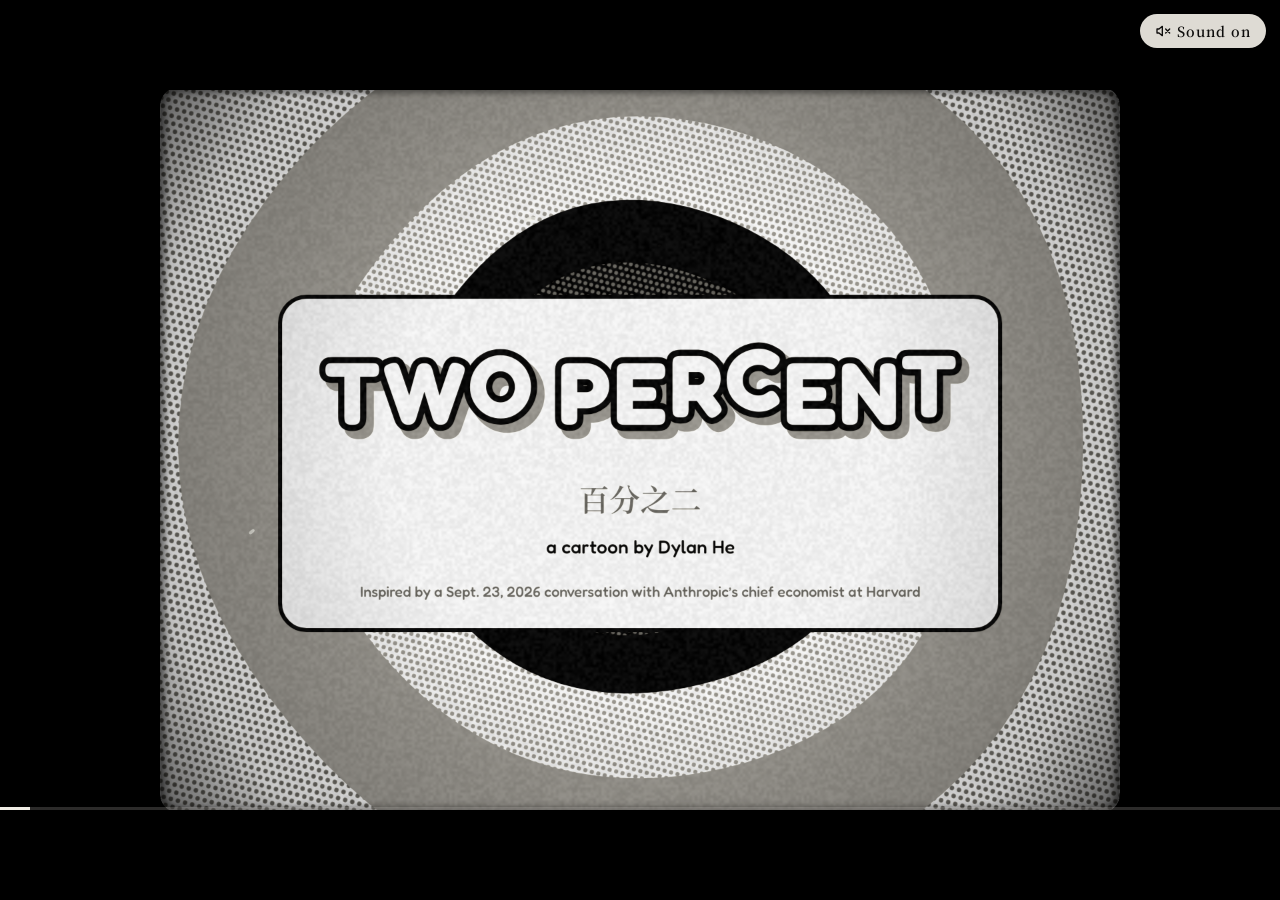
<file: two-percent-v2/en/index.html>
<!doctype html>
<html lang="en" data-base="../">
<head>
<meta charset="utf-8">
<script>(function(){if(document.documentElement.lang.startsWith("en"))return;var q=new URLSearchParams(location.search);if(q.get("lang"))return;var l=((navigator.languages&&navigator.languages[0])||navigator.language||"").toLowerCase();if(l&&!/^zh/.test(l))location.replace("en/"+location.search+location.hash);})()</script>
<meta name="viewport" content="width=device-width, initial-scale=1, viewport-fit=cover">
<title>Two Percent — Dylan He</title>
<meta name="description" content="A black-and-white cartoon drawn entirely in code: AI keeps getting smarter, so why is the economy still on the two-percent road? Inspired by a Sept. 23, 2026 conversation with Anthropic’s chief economist at Harvard.">
<meta property="og:type" content="video.other"><meta property="og:site_name" content="Dylan He"><meta property="og:title" content="Two Percent — Dylan He">
<meta property="og:description" content="AI keeps getting smarter, so why is the economy still on the two-percent road? A cartoon drawn in code."><meta property="og:image" content="https://dylanhe.cn/assets/two-percent-en.jpg"><meta property="og:url" content="https://dylanhe.cn/explainers/two-percent/en/">
<meta name="twitter:card" content="summary_large_image"><link rel="canonical" href="https://dylanhe.cn/explainers/two-percent/en/">
<style>
  /* 字体自带（只含片中用到的字），不依赖 Google Fonts：国内也能秒开 */
  @font-face { font-family:"Fredoka"; font-weight:500; font-display:swap; src:url(../fonts/fredoka-500.woff2) format("woff2"); }
  @font-face { font-family:"Fredoka"; font-weight:700; font-display:swap; src:url(../fonts/fredoka-700.woff2) format("woff2"); }
  @font-face { font-family:"Noto Serif SC"; font-weight:600; font-display:swap; src:url(../fonts/serif-600.woff2) format("woff2"); }
  @font-face { font-family:"Noto Serif SC"; font-weight:900; font-display:swap; src:url(../fonts/serif-900.woff2) format("woff2"); }
  @font-face { font-family:"ZCOOL KuaiLe"; font-weight:400; font-display:swap; src:url(../fonts/kuaile.woff2) format("woff2"); }
</style>
<style>
  :root { color-scheme: dark; --ui:#F1EEE6; --ui-dim:rgba(241,238,230,.45); }
  html,body { margin:0; height:100%; background:#000; overflow:hidden; }
  body { display:flex; align-items:center; justify-content:center; font-family:"Fredoka","PingFang SC",sans-serif; -webkit-tap-highlight-color:transparent; }
  #stage { position:relative; touch-action:manipulation; }
  canvas { display:block; width:100%; height:100%; }
  /* 常驻细进度条；控制条出现时让位 */
  #prog { position:absolute; left:0; right:0; bottom:0; height:3px; background:rgba(241,238,230,.18); pointer-events:none; transition:opacity .3s; }
  #prog i { display:block; height:100%; width:0; background:var(--ui); }
  #bar { position:absolute; left:0; right:0; bottom:0; padding:10px 14px calc(10px + env(safe-area-inset-bottom,0px)); display:flex; flex-direction:column; gap:8px;
         background:linear-gradient(transparent, rgba(0,0,0,.75) 35%); color:var(--ui); font:13px/1 ui-monospace,Menlo,monospace; opacity:0; pointer-events:none; transition:opacity .3s; }
  #stage.ui #bar, #stage.paused #bar, #stage.v #bar { opacity:1; pointer-events:auto; }
  #stage.ui #prog, #stage.paused #prog, #stage.v #prog { opacity:0; }
  #stage.v #bar { position:fixed; background:#000; padding-bottom:calc(14px + env(safe-area-inset-bottom,0px)); }
  .row { display:flex; gap:8px; align-items:center; flex-wrap:wrap; }
  #bar button, #bar a { background:none; border:1px solid var(--ui-dim); color:var(--ui); font:inherit; padding:6px 10px; cursor:pointer; border-radius:3px; text-decoration:none; }
  #bar button.on { background:var(--ui); color:#000; }
  #bar button:focus-visible, #bar a:focus-visible, #hint:focus-visible { outline:2px solid var(--ui); outline-offset:2px; }
  #seek { flex:1; position:relative; height:24px; cursor:pointer; touch-action:none; }
  #seek .track { position:absolute; left:0; right:0; top:10px; height:4px; background:var(--ui-dim); border-radius:2px; }
  #seek .fill { position:absolute; left:0; top:10px; height:4px; background:var(--ui); border-radius:2px; }
  #time { min-width:84px; text-align:right; }
  .grow { flex:1; }
  /* 默认静音；点它才出声 */
  #hint { position:fixed; top:calc(14px + env(safe-area-inset-top,0px)); right:14px; z-index:3; display:flex; align-items:center; gap:6px; background:rgba(241,238,230,.92); color:#0E0D0C;
          border:0; padding:9px 15px; border-radius:999px; font:600 14px/1 "PingFang SC","Noto Serif SC",sans-serif; letter-spacing:1px; cursor:pointer; transition:opacity .3s; }
  #hint svg { width:16px; height:16px; }
  #hint.off { opacity:0; pointer-events:none; }
  /* 手机静音键会让网页没声：开声音后在原位置提示几秒 */
  #ringtip { position:fixed; top:calc(14px + env(safe-area-inset-top,0px)); right:14px; z-index:3; background:rgba(12,11,10,.85); color:#F1EEE6; border:1px solid rgba(241,238,230,.45);
             padding:8px 13px; border-radius:999px; font:13px/1.3 "PingFang SC","Noto Serif SC",sans-serif; letter-spacing:.5px; opacity:0; pointer-events:none; transition:opacity .4s; }
  #ringtip.on { opacity:1; }
  #src { position:absolute; left:50%; bottom:13%; transform:translateX(-50%); color:#F1EEE6; background:rgba(12,11,10,.85); border:1.5px solid #F1EEE6; padding:8px 18px; font:14px/1 monospace; letter-spacing:.1em; text-decoration:none; display:none; white-space:nowrap; }
  #stage.v #src { bottom:auto; top:73%; }
  #src.on { display:block; }
  body.poster #bar, body.poster #prog, body.poster #hint { display:none; }
</style>
</head>
<body>
<div id="stage" class="paused">
  <canvas id="c" width="1920" height="1080" aria-label="动画短片《百分之二》：AI 越来越聪明，经济为什么还走在百分之二的路上"></canvas>
  <a id="src" href="https://www.youtube.com/watch?v=BjT27aaM_FY" target="_blank" rel="noopener">▶ 看原访谈（YouTube）</a>
  <div id="prog"><i></i></div>
  <div id="bar">
    <div class="row"><button id="play">暂停</button><div id="seek"><div class="track"></div><div class="fill"></div></div><span id="time">0:00 / 0:00</span></div>
    <div class="row"><button id="snd">开启声音</button><button id="speed">1×</button><button id="subs">字幕 开</button><button id="ratio">横/竖屏</button><button id="fs">全屏</button><span class="grow"></span><a href="https://dylanhe.cn/zh/#explainers">Dylan He 首页</a></div>
  </div>
</div>
<div id="ringtip" role="status"></div>
<button id="hint" type="button"><svg viewBox="0 0 24 24" fill="none" stroke="currentColor" stroke-width="2" stroke-linecap="round" stroke-linejoin="round" aria-hidden="true"><path d="M11 5 6 9H3v6h3l5 4z"/><path d="m22 9-6 6M16 9l6 6"/></svg>开启声音</button>
<script>
'use strict';
/* =====================================================================================
   《百分之二》Two Percent — 1930 年代橡皮管卡通风格 · 初稿
   出品：Dylan He

   画面、声音、字幕全部由代码实时生成（Canvas 2D + Web Audio），按时间 t 确定性绘制。
   旁白目前是字卡，配音（Eleven V3 · Brian）回来后再按真实时长对位。

   视觉：橡皮管动画的手感 + 三色套印（Dylan He 标志的蓝、橙、棕）+ 网点阴影。
   描线引擎（恒定线宽 + line boil）与水彩背景的写法改编自 lemo-opuscar：
   Copyright (c) 2026 LemoLab — MIT License (https://github.com/lemomo-ai/lemo-opuscar)
   Permission is hereby granted, free of charge, to any person obtaining a copy of this
   software ... THE SOFTWARE IS PROVIDED "AS IS", WITHOUT WARRANTY OF ANY KIND.
   故事、角色造型、配色、字卡、片名、配乐均为本片原创。
   ===================================================================================== */

/* ------------------------------ 小工具 ------------------------------ */
const TAU = Math.PI * 2, D2R = Math.PI / 180;
const clamp = (x, a = 0, b = 1) => Math.max(a, Math.min(b, x));
const lerp = (a, b, t) => a + (b - a) * t;
const seg = (t, a, b) => clamp((t - a) / (b - a));
const ss = t => { t = clamp(t); return t * t * (3 - 2 * t); };
const eio = t => { t = clamp(t); return t < .5 ? 4 * t * t * t : 1 - Math.pow(-2 * t + 2, 3) / 2; };
const eo = t => 1 - Math.pow(1 - clamp(t), 3);
const ei = t => Math.pow(clamp(t), 3);
const back = (t, s = 1.8) => { t = clamp(t) - 1; return 1 + t * t * ((s + 1) * t + s); };
const spring = (t, k = 7, z = .35) => { t = Math.max(0, t); return 1 - Math.exp(-z * k * t) * Math.cos(k * Math.sqrt(1 - z * z) * t * 1.6); };
const hash = n => { n = Math.sin(n * 127.1 + 311.7) * 43758.5453; return n - Math.floor(n); };
const vnoise = x => { const i = Math.floor(x), f = x - i, u = f * f * (3 - 2 * f); return lerp(hash(i), hash(i + 1), u); };
function mulberry(seed) { return function () { seed |= 0; seed = seed + 0x6D2B79F5 | 0; let t = Math.imul(seed ^ seed >>> 15, 1 | seed); t = t + Math.imul(t ^ t >>> 7, 61 | t) ^ t; return ((t ^ t >>> 14) >>> 0) / 4294967296; }; }
const env = (t, a, b, fi = .3, fo = .3) => Math.min(seg(t, a, a + fi), 1 - seg(t, b - fo, b));

/* 节拍：120 BPM，一拍 = 0.5 s = 12 帧；角色"拍两格"（12 fps） */
const BEAT = .5;
const q = t => Math.floor(t * 12 + 1e-6) / 12;
const breath = t => Math.cos(q(t) / BEAT * TAU);

/* 黑白为主：角色占两端（纯白、墨黑），背景用中间几级灰；只有最关键的数字用一个强调色 */
const P = { white: '#FCFBF7', paper: '#F1EEE6', pale: '#E2DFD6', light: '#C8C5BC', mid: '#9A978F', dmid: '#6B6963', dark: '#3B3A37', ink: '#0E0D0C', inkL: '#4A4844' };
const ACC = '#E2622B';
// 语言：en/index.html（<html lang="en">）是英文版；中文页对非中文浏览器自动跳到 en/（见页头）；?lang=en 也可强制
const LANG = document.documentElement.lang.startsWith('en') ? 'en' : (new URLSearchParams(location.search).get('lang') === 'en' ? 'en' : 'zh');
const EN = LANG === 'en', L = (zh, en) => EN ? en : zh;
const ZH_TITLE = '"ZCOOL KuaiLe","Noto Serif SC","WenQuanYi Zen Hei",sans-serif';
const ZH_SUB = '"Noto Serif SC","WenQuanYi Zen Hei",serif';
const ZH_CARD = `900 "Noto Serif SC","WenQuanYi Zen Hei",serif`;   // 字卡：粗宋体，像民国报纸和老新闻片字卡
const LAT = '"Fredoka","Noto Serif SC",sans-serif';
// 网点（15° 网角），缓存成图案
const PATS = {};
function dotsPat(col, step = 9, r = 2.6, bg = null) {
  const key = [col, step, r, bg].join('|'); if (PATS[key]) return PATS[key];
  const c = document.createElement('canvas'); c.width = step; c.height = step * 2; const x = c.getContext('2d');
  if (bg) { x.fillStyle = bg; x.fillRect(0, 0, step, step * 2); }
  x.fillStyle = col; for (const [a, b] of [[step / 2, step / 2], [0, step * 1.5], [step, step * 1.5]]) { x.beginPath(); x.arc(a, b, r, 0, TAU); x.fill(); }
  const pt = x.createPattern(c, 'repeat'); try { pt.setTransform(new DOMMatrix().rotateSelf(15)); } catch (e) { }
  return PATS[key] = pt;
}
const MR = { x: 0, y: 0 };   // 色块相对线稿的偏移（黑白版不用）

/* ------------------------------ 描线引擎 ------------------------------ */
const W = 1920, H = 1080;
let g = null;
let BASE = [1, 0, 0, 1, 0, 0], M = [1, 0, 0, 1, 0, 0]; const MST = [];
const push = () => MST.push(M.slice());
const pop = () => { M = MST.pop(); };
function transform(a, b, c, d, e, f) { M = [M[0] * a + M[2] * b, M[1] * a + M[3] * b, M[0] * c + M[2] * d, M[1] * c + M[3] * d, M[0] * e + M[2] * f + M[4], M[1] * e + M[3] * f + M[5]]; }
function translate(x, y) { M = [M[0], M[1], M[2], M[3], M[0] * x + M[2] * y + M[4], M[1] * x + M[3] * y + M[5]]; }
function rotate(a) { const c = Math.cos(a), s = Math.sin(a); M = [M[0] * c + M[2] * s, M[1] * c + M[3] * s, -M[0] * s + M[2] * c, -M[1] * s + M[3] * c, M[4], M[5]]; }
function scale(sx, sy = sx) { M = [M[0] * sx, M[1] * sx, M[2] * sy, M[3] * sy, M[4], M[5]]; }
const tx = (x, y) => [M[0] * x + M[2] * y + M[4], M[1] * x + M[3] * y + M[5]];
const zoom = () => Math.sqrt(Math.abs(M[0] * M[3] - M[1] * M[2]));
const mirrored = () => M[0] * M[3] - M[1] * M[2] < 0;
const S = { boil: 0, amp: 1.2, sid: 0, lw: 6, lwScale: 1 };
function frameStart(t) { const fq = Math.floor(t * 12 + 1e-6); S.boil = fq % 3; S.sid = 0; M = BASE.slice(); MST.length = 0; g.setTransform(1, 0, 0, 1, 0, 0); }
function setCam(x, y, z) { BASE = [z, 0, 0, z, 960 - x * z, 540 - y * z]; M = BASE.slice(); }

function ell(cx, cy, rx, ry, n = 0, a0 = 0) {
  if (!n) n = Math.max(16, Math.min(90, Math.round((rx + ry) * zoom() * .25)));
  const p = []; for (let i = 0; i < n; i++) { const a = a0 + i / n * TAU; p.push([cx + Math.cos(a) * rx, cy + Math.sin(a) * ry]); } return p;
}
function arc(cx, cy, rx, ry, a0, a1, n = 24) { const p = []; for (let i = 0; i <= n; i++) { const a = lerp(a0, a1, i / n); p.push([cx + Math.cos(a) * rx, cy + Math.sin(a) * ry]); } return p; }
function spline(c, closed = true, k = 8) {
  const n = c.length, out = [], Pp = i => closed ? c[(i + n) % n] : c[clamp(i, 0, n - 1)];
  const m = closed ? n : n - 1;
  for (let i = 0; i < m; i++) {
    const p0 = Pp(i - 1), p1 = Pp(i), p2 = Pp(i + 1), p3 = Pp(i + 2);
    for (let j = 0; j < k; j++) {
      const t = j / k, t2 = t * t, t3 = t2 * t;
      out.push([0, 1].map(d => .5 * (2 * p1[d] + (-p0[d] + p2[d]) * t + (2 * p0[d] - 5 * p1[d] + 4 * p2[d] - p3[d]) * t2 + (-p0[d] + 3 * p1[d] - 3 * p2[d] + p3[d]) * t3)));
    }
  }
  if (!closed) out.push(c[n - 1]);
  return out;
}
function rr(x, y, w, h, r) {
  r = Math.min(r, w / 2, h / 2); const p = [];
  const c = [[x + w - r, y + r, -Math.PI / 2], [x + w - r, y + h - r, 0], [x + r, y + h - r, Math.PI / 2], [x + r, y + r, Math.PI]];
  for (const [cx, cy, a] of c) for (let i = 0; i <= 6; i++) { const b = a + i / 6 * Math.PI / 2; p.push([cx + Math.cos(b) * r, cy + Math.sin(b) * r]); }
  return p;
}
const rect = (x, y, w, h) => [[x, y], [x + w, y], [x + w, y + h], [x, y + h]];
function quad(a, c, b, n = 16) { const p = []; for (let i = 0; i <= n; i++) { const t = i / n, u = 1 - t; p.push([u * u * a[0] + 2 * u * t * c[0] + t * t * b[0], u * u * a[1] + 2 * u * t * c[1] + t * t * b[1]]); } return p; }
function noodle(a, b, bend, w0, w1 = w0) {
  const dx = b[0] - a[0], dy = b[1] - a[1], L = Math.hypot(dx, dy) || 1, nx = -dy / L, ny = dx / L;
  const c = [(a[0] + b[0]) / 2 + nx * bend, (a[1] + b[1]) / 2 + ny * bend];
  const mid = quad(a, c, b, 14), L1 = [], R1 = [];
  for (let i = 0; i < mid.length; i++) {
    const p = mid[i], qq = mid[Math.min(mid.length - 1, i + 1)], o = mid[Math.max(0, i - 1)];
    let tx_ = qq[0] - o[0], ty_ = qq[1] - o[1]; const l = Math.hypot(tx_, ty_) || 1; tx_ /= l; ty_ /= l;
    const w = lerp(w0, w1, i / (mid.length - 1)) / 2;
    L1.push([p[0] - ty_ * w, p[1] + tx_ * w]); R1.push([p[0] + ty_ * w, p[1] - tx_ * w]);
  }
  const endA = Math.atan2(mid[mid.length - 1][1] - mid[mid.length - 2][1], mid[mid.length - 1][0] - mid[mid.length - 2][0]);
  const begA = Math.atan2(mid[1][1] - mid[0][1], mid[1][0] - mid[0][0]);
  const capB = arc(b[0], b[1], w1 / 2, w1 / 2, endA + Math.PI / 2, endA - Math.PI / 2, 8);
  const capA = arc(a[0], a[1], w0 / 2, w0 / 2, begA - Math.PI / 2, begA - Math.PI * 1.5, 8);
  return [...L1, ...capB, ...R1.reverse(), ...capA];
}
function toScreen(pts, closed) {
  const s = pts.map(p => tx(p[0], p[1])), out = [], step = 7; let acc = 0;
  const n = closed ? s.length : s.length - 1;
  out.push(s[0]);
  for (let i = 0; i < n; i++) {
    const a = s[i], b = s[(i + 1) % s.length], d = Math.hypot(b[0] - a[0], b[1] - a[1]);
    let pos = step - acc;
    while (pos < d) { const u = pos / d; out.push([a[0] + (b[0] - a[0]) * u, a[1] + (b[1] - a[1]) * u]); pos += step; }
    acc = d - (pos - step);
  }
  if (!closed) out.push(s[s.length - 1]);
  return out;
}
function boilPts(s, closed, amp, seed) {
  if (amp <= 0 || s.length < 3) return s;
  const n = s.length, L = n * 7, out = new Array(n);
  for (let i = 0; i < n; i++) {
    const p = s[i], ia = closed ? s[(i - 1 + n) % n] : s[Math.max(0, i - 1)], ib = closed ? s[(i + 1) % n] : s[Math.min(n - 1, i + 1)];
    let nx = -(ib[1] - ia[1]), ny = ib[0] - ia[0]; const l = Math.hypot(nx, ny) || 1; nx /= l; ny /= l;
    const x = i * 7 / 38;
    let v = vnoise(x + seed) * 2 - 1;
    if (closed) { const w = i / n; v = lerp(v, vnoise(x - L / 38 + seed) * 2 - 1, w); }
    const v2 = vnoise(x * 2.3 + seed * 1.7 + 50) * 2 - 1;
    const d = (v * .8 + v2 * .35) * amp;
    out[i] = [p[0] + nx * d, p[1] + ny * d];
  }
  return out;
}
function pathOf(s, closed) { const Pp = new Path2D(); Pp.moveTo(s[0][0], s[0][1]); for (let i = 1; i < s.length; i++) Pp.lineTo(s[i][0], s[i][1]); if (closed) Pp.closePath(); return Pp; }
function shape(pts, o = {}) {
  const closed = o.closed !== false, id = S.sid++;
  const seed = hash(id * 1.37 + 3) * 90 + S.boil * 23.7;
  let s = toScreen(pts, closed);
  s = boilPts(s, closed, (o.boil ?? 1) * S.amp, seed);
  const Pp = pathOf(s, closed);
  g.setTransform(1, 0, 0, 1, 0, 0);
  const ga = g.globalAlpha; if (o.alpha != null) g.globalAlpha = ga * o.alpha;
  if (o.dash) g.setLineDash(o.dash);
  if (o.fill && closed) { g.save(); g.translate(MR.x, MR.y); g.fillStyle = o.fill; g.fill(Pp); g.restore(); }
  if (o.shade) { g.save(); g.clip(Pp); o.shade(); g.restore(); }
  if (o.stroke !== false && o.line !== null) outline(Pp, o.lw ?? S.lw, o.line ?? P.ink);
  if (o.dash) g.setLineDash([]);
  g.globalAlpha = ga;
  return Pp;
}
function outline(Pp, lw = S.lw, col = P.ink) { g.setTransform(1, 0, 0, 1, 0, 0); g.lineWidth = lw * S.lwScale; g.lineJoin = 'round'; g.lineCap = 'round'; g.strokeStyle = col; g.stroke(Pp); }
const fillOnly = (pts, fill, o = {}) => shape(pts, { ...o, fill, stroke: false });
const stroke = (pts, lw = S.lw, o = {}) => shape(pts, { ...o, closed: false, lw });
const dot = (x, y, r, col = P.ink) => { const [a, b] = tx(x, y); g.setTransform(1, 0, 0, 1, 0, 0); g.fillStyle = col; g.beginPath(); g.arc(a, b, Math.max(1.5, r * zoom()), 0, TAU); g.fill(); };
function fillLocal(pts, col) { const s = pts.map(p => tx(p[0], p[1])); g.setTransform(1, 0, 0, 1, 0, 0); g.fillStyle = col; g.beginPath(); g.moveTo(s[0][0], s[0][1]); for (const qq of s) g.lineTo(qq[0], qq[1]); g.closePath(); g.fill(); }
function wtext(str, x, y, { font = `600 40px ${LAT}`, fill = P.ink, align = 'center', base = 'middle', rot = 0, outlineW = 0, outlineCol = P.ink } = {}) {
  g.save(); g.setTransform(M[0], M[1], M[2], M[3], M[4], M[5]);
  g.translate(x, y); if (rot) g.rotate(rot); if (mirrored()) g.scale(-1, 1);
  g.font = font; g.textAlign = align; g.textBaseline = base;
  if (outlineW) { g.lineWidth = outlineW; g.lineJoin = 'round'; g.strokeStyle = outlineCol; g.strokeText(str, 0, 0); }
  g.fillStyle = fill; g.fillText(str, 0, 0); g.restore();
}
function ribbon(c, w0, w1 = w0, caps = true) {
  const n = c.length, L = [], R = [];
  for (let i = 0; i < n; i++) {
    const a = c[Math.max(0, i - 1)], b = c[Math.min(n - 1, i + 1)];
    let dx = b[0] - a[0], dy = b[1] - a[1]; const l = Math.hypot(dx, dy) || 1; dx /= l; dy /= l;
    const w = lerp(w0, w1, i / (n - 1)) / 2;
    L.push([c[i][0] - dy * w, c[i][1] + dx * w]); R.push([c[i][0] + dy * w, c[i][1] - dx * w]);
  }
  if (!caps) return [...L, ...R.reverse()];
  const e = c[n - 1], e2 = c[n - 2], s0 = c[0], s1 = c[1];
  const aE = Math.atan2(e[1] - e2[1], e[0] - e2[0]), aS = Math.atan2(s1[1] - s0[1], s1[0] - s0[0]);
  return [...L, ...arc(e[0], e[1], w1 / 2, w1 / 2, aE + Math.PI / 2, aE - Math.PI / 2, 6), ...R.reverse(), ...arc(s0[0], s0[1], w0 / 2, w0 / 2, aS - Math.PI / 2, aS - Math.PI * 1.5, 6)];
}
function union(list, fill, lw = S.lw) {
  const ps = list.map(pts => shape(pts, { stroke: false }));
  ps.forEach(p => outline(p, lw * 2));
  g.setTransform(1, 0, 0, 1, 0, 0); g.fillStyle = fill; ps.forEach(p => g.fill(p));
  return ps;
}

/* ------------------------------ 角色部件（本片自己的造型：圆眼、圆手、小靴子） ------------------------------ */
// 眼睛：奶白椭圆 + 圆瞳孔 + 一粒高光（不是派饼眼）
function pieEye(cx, cy, rx, ry, o = {}) {
  const type = o.type || 'open', lw = S.lw * (o.lwk ?? .8);
  if (type === 'happy') { stroke(arc(cx, cy + ry * .35, rx * .95, ry * .55, Math.PI * 1.08, Math.PI * 1.92, 14), lw * 1.25); return; }
  if (type === 'shut') { stroke(arc(cx, cy - ry * .1, rx * .9, ry * .35, Math.PI * .1, Math.PI * .9, 12), lw * 1.2); return; }
  const big = type === 'wide' ? 1.2 : 1, eR = rx * big, eY = ry * big;
  const lx = clamp(o.lx ?? 0, -1, 1), ly = clamp(o.ly ?? 0, -1, 1), pr = type === 'wide' ? .32 : .5;
  const pcx = cx + lx * eR * (1 - pr) * .9, pcy = cy + ly * eY * (1 - pr) * .85 + eY * .08;
  shape(ell(cx, cy, eR, eY), {
    fill: P.white, lw, shade: () => {
      fillLocal(ell(pcx, pcy, eR * pr, eR * pr * 1.1, 20), P.ink);
      fillLocal(ell(pcx - eR * pr * .35, pcy - eR * pr * .45, eR * pr * .3, eR * pr * .3, 10), P.white);
      if (o.lid) { const yl = cy - eY + o.lid * 2 * eY; fillLocal([[cx - eR * 1.2, cy - eY * 1.3], [cx + eR * 1.2, cy - eY * 1.3], [cx + eR * 1.2, yl], [cx - eR * 1.2, yl]], o.lidCol || P.white); }
    }
  });
  if (o.lid) { const yl = cy - eY + o.lid * 2 * eY, hw = Math.sqrt(Math.max(0, 1 - Math.pow((yl - cy) / eY, 2))) * eR; if (hw > 2) stroke([[cx - hw, yl], [cx + hw, yl]], lw * 1.05); }
}

function brow(cx, cy, w, type, side = 1) {
  const s = side, lw = S.lw * 1.15, ix = cx - s * w * .5, ox = cx + s * w * .5;
  if (type === 'up') stroke(arc(cx, cy + w * .5, w * .55, w * .4, Math.PI * 1.15, Math.PI * 1.85, 10), lw);
  else if (type === 'sad') stroke(quad([ix, cy - w * .36], [cx, cy - w * .14], [ox, cy + w * .06]), lw);
  else if (type === 'worry') stroke(quad([ix, cy - w * .3], [cx, cy - w * .2], [ox, cy + w * .02]), lw);
}
function mouth(cx, cy, w, type = 'smile', o = {}) {
  const lw = S.lw * .95, h = w * (o.open ?? .6);
  if (type === 'smile') { stroke(quad([cx - w / 2, cy - w * .08], [cx, cy + w * .32], [cx + w / 2, cy - w * .08]), lw * 1.1); stroke(arc(cx - w / 2 - 2, cy - w * .08, w * .09, w * .09, Math.PI * .6, Math.PI * 1.4, 6), lw * .8); stroke(arc(cx + w / 2 + 2, cy - w * .08, w * .09, w * .09, -Math.PI * .4, Math.PI * .4, 6), lw * .8); return; }
  if (type === 'frown') { stroke(quad([cx - w / 2, cy + w * .12], [cx, cy - w * .22], [cx + w / 2, cy + w * .12]), lw * 1.1); return; }
  if (type === 'flat') { stroke([[cx - w * .4, cy], [cx + w * .4, cy + 2]], lw * 1.1); return; }
  if (type === 'wavy') {
    const top = [], bot = []; for (let i = 0; i <= 12; i++) { const u = i / 12, x = cx - w / 2 + u * w; top.push([x, cy - h * .25 + Math.sin(u * TAU * 2) * w * .05]); bot.push([x, cy + h * .35 + Math.sin(u * TAU * 2 + 1) * w * .05]); }
    shape([...top, ...bot.reverse()], { fill: P.ink, lw }); return;
  }
  if (type === 'o') { const r = w * .22; shape(ell(cx, cy + r * .2, r, r * 1.25 * (o.open ?? 1)), { fill: P.ink, lw }); return; }
  const up = type === 'grin' ? .04 : -.02;
  const pts = [...quad([cx - w / 2, cy - w * up], [cx, cy + w * (up * .6)], [cx + w / 2, cy - w * up], 10), ...quad([cx + w / 2, cy - w * up], [cx, cy + h * 1.55], [cx - w / 2, cy - w * up], 14).slice(1)];
  shape(pts, { fill: P.ink, lw, shade: () => { fillLocal(ell(cx, cy + h * .95, w * .26, h * .42), P.dmid); if (type === 'grin') fillLocal([[cx - w / 2, cy - w * up - 20], [cx + w / 2, cy - w * up - 20], [cx + w / 2, cy + h * .18], [cx - w / 2, cy + h * .18]], P.white); } });
}
// 手：圆手（拇指 + 一团手掌，没有手指和缝线）；claw = 机器人的钳子
function glove(x, y, ang, type = 'open', k = 1, o = {}) {
  push(); translate(x, y); rotate(ang); scale(k, k * (o.flip ? -1 : 1));
  const ga = g.globalAlpha; if (o.alpha != null) g.globalAlpha = ga * o.alpha;
  if (o.claw) {
    const open = type === 'grab' ? .1 : .5;
    shape(rr(-4, -10, 20, 20, 6), { fill: P.dark, lw: S.lw * .7 });
    for (const sg of [-1, 1]) shape(ribbon(quad([12, sg * 4], [30, sg * (14 + open * 22)], [46, sg * (5 + open * 16)], 8), 10, 5), { fill: P.light, lw: S.lw * .7 });
  } else {
    const col = o.col || P.white;
    const r = type === 'fist' || type === 'grab' ? 15 : 17;
    shape(ell(20, 0, r * (type === 'point' ? .9 : 1.05), r, 22), { fill: col, lw: S.lw * .75 });
    if (type === 'point') shape(ribbon([[30, -2], [52, -6]], 10, 9), { fill: col, lw: S.lw * .7 });
    else if (type !== 'fist') shape(ribbon(quad([14, -10], [16, -22], [26, -24], 6), 10, 9), { fill: col, lw: S.lw * .7 });
    if (type === 'open' || type === 'wave') stroke(arc(22, 2, 8, 8, -.4, 1.4, 6), S.lw * .45, { boil: .4 });
  }
  g.globalAlpha = ga;
  pop();
}
// 脚：小短靴（不是大圆头鞋）
function shoe(x, y, dir = 1, k = 1, ang = 0) {
  push(); translate(x, y); rotate(ang); scale(dir * k, k);
  shape(rr(-12, -18, 38, 18, 7), { fill: P.ink, lw: S.lw * .8 });
  fillOnly(rect(-10, -14, 6, 10), P.dmid, { boil: .3 });
  pop();
}
const hose = (a, b, bend, w, col = P.ink, o = {}) => shape(noodle(a, b, bend, w, w), { fill: col, lw: S.lw * .8, ...o });
function sweat(x, y, k = 1) { shape(spline([[x, y - 16 * k], [x + 8 * k, y], [x, y + 8 * k], [x - 8 * k, y]], true, 5), { fill: P.white, lw: S.lw * .6 }); }
function qmark(x, y, k, a) { if (a <= 0) return; push(); translate(x, y); scale(k * (.7 + .3 * back(a))); wtext('?', 0, 0, { font: `700 130px ${LAT}`, fill: P.white, outlineW: 14 }); pop(); }

/* ------------------------------ 角色：小人（本片原创：圆头、一撮毛、围巾、方身子、圆手、小靴子） ------------------------------
   p: { x,y,k,dir, walk(拍数) | null, stride, armL/armR:{x,y,hand,rot,bend,front}, eyes, mouth, brows,
        hat:'cap' = 搭档（灰脑袋、白围巾）, lean, sx, sy, alpha, dash, look, hatLift(头顶那撮毛弹起) }              */
function walker(p) {
  const k = p.k || 1, d = p.dir || 1, partner = p.hat === 'cap';
  const headCol = partner ? P.light : P.white, scarf = partner ? P.white : P.dmid;
  push(); translate(p.x, p.y); scale(k * d, k); if (p.lean) rotate(p.lean); scale(p.sx || 1, p.sy || 1);
  const ga = g.globalAlpha; g.globalAlpha = ga * (p.alpha ?? 1);
  const o = p.dash ? { dash: [10, 9] } : {};
  const hipY = -70, shY = -150, headY = -212;
  let fL = { x: -16, y: 0 }, fR = { x: 16, y: 0 }, bob = 0, swing = 0;
  if (p.walk != null) {
    const a = p.walk * Math.PI, s = p.stride ?? 30;
    fL = { x: Math.sin(a) * s, y: -Math.max(0, Math.cos(a)) * 16 };
    fR = { x: -Math.sin(a) * s, y: -Math.max(0, -Math.cos(a)) * 16 };
    bob = -Math.abs(Math.cos(a)) * 9; swing = Math.sin(a);
  }
  translate(0, bob);
  if (LOOK !== 'A') { LOOKS[LOOK](p, { o, fL, fR, bob, swing, partner }); g.globalAlpha = ga; pop(); return; }
  hose([-13, hipY], [fL.x - 2, fL.y - 12 - bob], -5, 13, P.ink, o);
  hose([13, hipY], [fR.x + 2, fR.y - 12 - bob], 5, 13, P.ink, o);
  shoe(fL.x - 8, fL.y - bob, 1, 1); shoe(fR.x - 8, fR.y - bob, 1, 1);
  const arm = (A, s, front) => {
    if (!A) A = { x: s * 44 + swing * s * -22, y: -84, hand: 'open' };
    if (!!A.front !== front) return;
    const sh = [s * 30, shY + 8];
    hose(sh, [A.x, A.y], A.bend ?? s * -12, 12, P.ink, o);
    glove(A.x, A.y, A.rot ?? Math.atan2(A.y - sh[1], A.x - sh[0]), A.hand || 'open', 1, { flip: s < 0, alpha: p.alpha, col: headCol });
  };
  arm(p.armL, -1, false); arm(p.armR, 1, false);
  // 身子：一块圆角的棕色方块（像标志里的小人），网点暗面
  const sy = 1 + (p.breathe || 0) * .04;
  push(); translate(0, hipY + 6); scale(1 / sy, sy); translate(0, -(hipY + 6));
  shape(rr(-36, -166, 72, 104, 18), { fill: P.ink, ...o, shade: () => { g.save(); fillLocal(rect(14, -170, 40, 112), dotsPat(P.dmid, 7, 2.2)); g.restore(); } });
  pop();
  // 围巾
  shape(ribbon(quad([-34, -160], [0, -146], [34, -160], 8), 16, 16), { fill: scarf, lw: S.lw * .7, ...o });
  shape(ribbon([[22, -152], [30, -122], [40, -112]], 14, 10), { fill: scarf, lw: S.lw * .7, ...o });
  // 头：圆，网点暗面
  const look = p.look || 0;
  shape(ell(0, headY, 52, 50), { fill: headCol, ...o, shade: () => { fillLocal(ell(26, headY + 10, 38, 52), dotsPat(P.mid, 7, 2.3)); } });
  // 头顶一撮毛（会弹）
  const tuft = 1 + (p.hatLift || 0) / 30;
  stroke(quad([-4, headY - 48], [-12, headY - 48 - 22 * tuft], [6, headY - 50 - 30 * tuft]), S.lw * .9);
  stroke(quad([6, headY - 49], [8, headY - 49 - 18 * tuft], [20, headY - 50 - 22 * tuft]), S.lw * .9);
  const E = p.eyes || {};
  pieEye(-17 + look * 8, headY - 6, 12, 16, { ...E, lx: (E.lx ?? 0) + look * .5, lidCol: headCol });
  pieEye(17 + look * 8, headY - 6, 12, 16, { ...E, lx: (E.lx ?? 0) + look * .5, lidCol: headCol });
  if (p.brows) { brow(-17 + look * 8, headY - 30, 22, p.brows, -1); brow(17 + look * 8, headY - 30, 22, p.brows, 1); }
  fillOnly(ell(-34 + look * 8, headY + 18, 10, 6), P.pale, { boil: .3 }); fillOnly(ell(34 + look * 8, headY + 18, 10, 6), P.pale, { boil: .3 });
  const Mo = p.mouth || { type: 'smile' };
  mouth(look * 10, headY + 26, Mo.w || 28, Mo.type, Mo);
  if (p.sweat) for (const [sx, sy2] of p.sweat) sweat(sx, headY + sy2);
  arm(p.armL, -1, true); arm(p.armR, 1, true);
  g.globalAlpha = ga;
  pop();
}

/* ------------------------------ 样张：另外三种主角造型 ------------------------------ */
const LOOK = new URLSearchParams(location.search).get('look') || 'C';   // 定稿：C 铅笔头
function hoseLegs(c, hx, hy) {
  const { o, fL, fR, bob } = c;
  hose([-hx, hy], [fL.x - 2, fL.y - 12 - bob], -5, 13, P.ink, o); hose([hx, hy], [fR.x + 2, fR.y - 12 - bob], 5, 13, P.ink, o);
  shoe(fL.x - 8, fL.y - bob, 1, 1); shoe(fR.x - 8, fR.y - bob, 1, 1);
}
function hoseArm(p, c, A, s, front, sh, handCol, def) {
  if (!A) A = def(s); if (!!A.front !== front) return;
  hose(sh, [A.x, A.y], A.bend ?? s * -12, 12, P.ink, c.o);
  glove(A.x, A.y, A.rot ?? Math.atan2(A.y - sh[1], A.x - sh[0]), A.hand || 'open', 1, { flip: s < 0, alpha: p.alpha, col: handCol });
}
function face(p, cx, cy, k = 1, lidCol = P.white) {
  const E = p.eyes || {}, look = p.look || 0;
  pieEye(cx - 17 * k + look * 8, cy, 12 * k, 16 * k, { ...E, lx: (E.lx ?? 0) + look * .5, lidCol });
  pieEye(cx + 17 * k + look * 8, cy, 12 * k, 16 * k, { ...E, lx: (E.lx ?? 0) + look * .5, lidCol });
  if (p.brows) { brow(cx - 17 * k, cy - 24 * k, 22 * k, p.brows, -1); brow(cx + 17 * k, cy - 24 * k, 22 * k, p.brows, 1); }
  const Mo = p.mouth || { type: 'smile' };
  mouth(cx + look * 10, cy + 32 * k, (Mo.w || 28) * k, Mo.type, Mo);
}
const LOOKS = {
  // B：硬币先生（搭档是一枚方孔铜钱）
  B(p, c) {
    const cy = -150, Rr = 74, col = c.partner ? P.light : P.white, sw = c.swing;
    hoseLegs(c, 22, cy + 62);
    const def = s => ({ x: s * (Rr + 30) + sw * s * -20, y: cy + 74, hand: 'open' });
    const arms = front => { hoseArm(p, c, p.armL, -1, front, [-(Rr - 8), cy + 10], col, def); hoseArm(p, c, p.armR, 1, front, [Rr - 8, cy + 10], col, def); };
    arms(false);
    shape(ell(0, cy, Rr, Rr), { fill: col, ...c.o, shade: () => fillLocal(ell(40, cy + 14, 52, 80), dotsPat(P.mid, 7, 2.3)) });
    for (let i = 0; i < 40; i++) { const a = i / 40 * TAU; stroke([[Math.cos(a) * (Rr - 2), cy + Math.sin(a) * (Rr - 2)], [Math.cos(a) * (Rr - 10), cy + Math.sin(a) * (Rr - 10)]], 2.4, { boil: .3 }); }
    stroke(ell(0, cy, Rr - 16, Rr - 16), S.lw * .45, { closed: true });
    if (c.partner) shape(rr(-12, cy - 52, 24, 24, 3), { fill: P.dmid, lw: S.lw * .6 });
    else { for (let i = 0; i < 5; i++) { const a = -Math.PI / 2 + i / 5 * TAU; dot(Math.cos(a) * 44, cy - 6 + Math.sin(a) * 44 * .2 - 40, 3, P.dmid); } }
    face(p, 0, cy - 2, 1, col);
    arms(true);
  },
  // C：铅笔头（人是会写字的铅笔，AI 是那支钢笔）
  C(p, c) {
    const col = c.partner ? P.light : P.white, sw = c.swing;
    hoseLegs(c, 16, -64);
    const def = s => ({ x: s * 62 + sw * s * -20, y: -96, hand: 'open' });
    const arms = front => { hoseArm(p, c, p.armL, -1, front, [-30, -170], col, def); hoseArm(p, c, p.armR, 1, front, [30, -170], col, def); };
    arms(false);
    shape(rr(-34, -96, 68, 34, 10), { fill: P.pale, ...c.o });                       // 橡皮
    shape(rr(-36, -112, 72, 20, 3), { fill: P.dmid, lw: S.lw * .7, ...c.o });       // 铁箍
    stroke([[-34, -102], [34, -102]], 2, { line: P.light, boil: .2 });
    shape(rect(-34, -252, 68, 142), { fill: col, ...c.o, shade: () => { fillLocal(rect(12, -260, 30, 160), dotsPat(P.mid, 7, 2.3)); } });
    stroke([[-11, -250], [-11, -114]], 2.2, { boil: .3 }); stroke([[12, -250], [12, -114]], 2.2, { boil: .3 });
    const cone = [[-34, -252], [-22, -258], [-11, -252], [0, -258], [12, -252], [24, -258], [34, -252], [0, -320]];
    shape(cone, { fill: P.pale, ...c.o, shade: () => fillLocal([[0, -320], [34, -252], [8, -252]], dotsPat(P.mid, 7, 2.3)) });
    shape([[-9, -302], [9, -302], [0, -320]], { fill: P.ink, lw: S.lw * .6 });
    face(p, 0, -206, .95, col);
    arms(true);
  },
  // D：纸偶（关节是两脚钉，四肢是硬纸片，不是橡皮管）
  D(p, c) {
    const col = c.partner ? P.light : P.white, sw = c.swing;
    const piece = (pts, fill) => { g.save(); g.globalAlpha *= .2; fillOnly(pts.map(([x, y]) => [x + 7, y + 7]), P.ink, { boil: 0 }); g.restore(); shape(pts, { fill, lw: S.lw * .75, ...c.o }); };
    const pin = (x, y) => { shape(ell(x, y, 6, 6), { fill: P.light, lw: 2.5 }); dot(x, y, 2); };
    const limb = (px, py, ang, len, w, fill, foot) => {
      push(); translate(px, py); rotate(ang);
      piece(rr(-w / 2, -w / 2, w, len + w / 2, w / 2), fill);
      if (foot) piece(rr(-w / 2 - 4, len - 6, w + 22, 16, 7), P.ink); else piece(ell(0, len + 8, 15, 15), col);
      pin(0, 0); pop();
    };
    const aim = (A, sx, sy, dflt) => A ? Math.atan2(A.x - sx, -(A.y - sy)) * -1 + Math.PI : dflt;
    const legA = c.fL.x / 120, legB = c.fR.x / 120;
    limb(-16, -76, legA, 70, 20, col, true); limb(16, -76, legB, 70, 20, col, true);
    const armAng = (A, s) => A ? Math.atan2(A.y - (-160), A.x - s * 36) - Math.PI / 2 : s * -(.28 + sw * .25);
    if (!(p.armL && p.armL.front)) limb(-36, -160, armAng(p.armL, -1), 76, 18, col, false);
    piece([[-40, -172], [40, -172], [32, -66], [-32, -66]], P.ink);
    piece([[-40, -172], [40, -172], [36, -150], [-36, -150]], col);
    piece(ell(0, -222, 48, 46), col);
    // 纸剪的头发
    piece([[-30, -260], [-18, -284], [-6, -264], [6, -290], [18, -264], [30, -282], [34, -256]], P.dmid);
    // 剪纸的脸：实心眼睛
    const look = p.look || 0, E = p.eyes || {};
    if (E.type === 'shut' || E.type === 'happy') { stroke(arc(-16, -224, 9, 6, Math.PI * 1.1, Math.PI * 1.9, 8), 4); stroke(arc(16, -224, 9, 6, Math.PI * 1.1, Math.PI * 1.9, 8), 4); }
    else { const k = E.type === 'wide' ? 1.3 : 1; fillOnly(ell(-16 + look * 8, -226, 7 * k, 10 * k), P.ink, { boil: .2 }); fillOnly(ell(16 + look * 8, -226, 7 * k, 10 * k), P.ink, { boil: .2 }); }
    const Mo = p.mouth || { type: 'smile' };
    mouth(look * 8, -200, (Mo.w || 26), Mo.type, Mo);
    pin(0, -172);
    if (p.armR && !p.armR.front) limb(36, -160, armAng(p.armR, 1), 76, 18, col, false);
    else limb(36, -160, armAng(p.armR, 1), 76, 18, col, false);
    if (p.armL && p.armL.front) limb(-36, -160, armAng(p.armL, -1), 76, 18, col, false);
  },
};
function SHOT_SAMPLE(t) {
  const cx = 1500, cam = { x: cx, y: roadY(cx) - 200, z: 1.15 };
  world(cam, t);
  milestone(1680, '2%', 1, 0);
  walker({ x: 1290, y: roadY(1290), t, mouth: { type: 'grin' }, armR: { x: 70, y: -270, hand: 'wave', rot: -1.4 } });
  walker({ x: 1470, y: roadY(1470), t, hat: 'cap', look: -.4, mouth: { type: 'smile' } });
  robot({ x: 1900, y: roadY(1900), t: 3, k: .95, eyes: { lx: -.6 }, armL: { x: -90, y: -170, hand: 'open' } });
}

/* ------------------------------ 角色：机器人（AI）：网点胶囊身子、独眼、钳子手 ------------------------------ */
function robot(p) {
  const k = p.k || 1;
  push(); translate(p.x, p.y); scale(k * (p.dir || 1), k); if (p.lean) rotate(p.lean); scale(p.sx || 1, p.sy || 1);
  const br = p.breathe || 0;
  if ((p.legs ?? 1) > 0) { hose([-22, -50], [-24, -10], -4, 12, P.dark); hose([22, -50], [24, -10], 4, 12, P.dark); shoe(-34, 0, 1, .9); shoe(14, 0, 1, .9); }
  if (p.flame) {
    for (const s of [-1, 1]) {
      const f = p.flame, fl = 60 + 30 * Math.sin(p.t * 40 + s);
      shape(spline([[s * 24 - 16, -4], [s * 24, fl * f], [s * 24 + 16, -4], [s * 24, 10]], true, 6), { fill: P.white, lw: S.lw * .8 });
      shape(spline([[s * 24 - 8, 0], [s * 24, fl * f * .55], [s * 24 + 8, 0]], true, 5), { fill: P.light, lw: S.lw * .5 });
    }
  }
  const arm = (A, s) => {
    if (!A) A = { x: s * 80, y: -80, hand: 'open' };
    const sh = [s * 52, -118];
    hose(sh, [A.x, A.y], A.bend ?? s * -14, 11, P.dark);
    glove(A.x, A.y, A.rot ?? Math.atan2(A.y - sh[1], A.x - sh[0]), A.hand || 'open', .9, { flip: s < 0, claw: true });
  };
  if (!p.armsFront) { arm(p.armL, -1); arm(p.armR, 1); }
  push(); translate(0, -50); scale(1 - br * .03, 1 + br * .04); translate(0, 50);
  // 身子：胶囊
  shape(rr(-58, -176, 116, 128, 46), { fill: dotsPat(P.dmid, 8, 3.1, P.light), shade: () => fillLocal(rect(28, -190, 40, 150), P.dmid) });
  // 胸口的表盘
  shape(ell(0, -110, 24, 24), { fill: P.white, lw: S.lw * .7 });
  push(); translate(0, -110); rotate(Math.sin((p.t || 0) * 2.3) * 1.2 - .5); stroke([[0, 0], [0, -17]], 4, { line: P.ink, boil: 0 }); pop(); dot(0, -110, 4);
  // 头：圆顶 + 独眼
  const hy = -176;
  stroke([[0, hy - 70], [0, hy - 98]], S.lw * .9);
  shape(ell(0, hy - 104, 12, 12), { fill: P.white });
  shape(ell(0, hy - 34, 54, 44), { fill: P.dmid, shade: () => fillLocal(ell(30, hy - 24, 30, 46), P.dark) });
  const E = p.eyes || {};
  pieEye(0, hy - 40, 22, 22, { ...E, lidCol: P.dmid });
  const Mo = p.mouth || { type: 'grille' };
  if (Mo.type === 'grille') { for (let i = 0; i < 4; i++) dot(-15 + i * 10, hy - 8, 3.2, P.white); }
  else mouth(0, hy - 10, 26, Mo.type, Mo);
  pop();
  if (p.sweat) for (const [sx, sy2] of p.sweat) sweat(sx, hy + sy2);
  if (p.armsFront) { arm(p.armL, -1); arm(p.armR, 1); }
  pop();
}

/* ------------------------------ 道具 ------------------------------ */
// 自来水笔：nib 尖在 (x,y)，ang 为笔杆方向（从笔尖指向笔尾）
function pen(x, y, ang, k = 1) {
  push(); translate(x, y); rotate(ang); scale(k);
  // 笔尖（钢笔尖）
  shape(spline([[0, 0], [60, -26], [120, -34], [120, 34], [60, 26]], true, 6), { fill: P.white, shade: () => { fillLocal([[0, 0], [130, 0], [130, 40], [60, 30]], dotsPat(P.dmid, 7, 2.2)); } });
  stroke([[4, 0], [78, 0]], S.lw * .7); dot(80, 0, 6);
  // 握位 + 笔杆
  shape(rr(112, -42, 120, 84, 18), { fill: P.dark });
  shape(rr(226, -50, 620, 100, 40), { fill: P.ink, shade: () => { fillLocal(rect(226, -40, 620, 14), P.dmid); } });
  shape(rr(300, -54, 34, 108, 6), { fill: P.mid });
  shape(rr(640, -54, 34, 108, 6), { fill: P.mid });
  // 笔夹
  shape(rr(540, -76, 260, 22, 10), { fill: P.mid });
  pop();
}
// 路
const SLOPE = .085, ROAD_END = 6800;
const roadY = x => 860 - SLOPE * x;
function road(x0, x1, drawnTo = 1e9) {
  x1 = Math.min(x1, drawnTo); if (x1 <= x0) return;
  const top = [], n = 24;
  for (let i = 0; i <= n; i++) { const x = lerp(x0, x1, i / n); top.push([x, roadY(x)]); }
  // 地面
  fillOnly([...top, [x1, roadY(x1) + 2400], [x0, roadY(x0) + 2400]], dotsPat(P.mid, 10, 3, P.pale), { boil: 0 });
  // 路面
  const bot = top.map(([x, y]) => [x, y + 46]).reverse();
  shape([...top, ...bot], { fill: P.white, boil: .3, lw: S.lw * .9 });
  for (let x = Math.ceil(x0 / 140) * 140; x < x1 - 40; x += 140) fillOnly(rect(x, roadY(x) + 20, 50, 6), P.light, { boil: .3 });
  // 草丛
  for (let x = Math.ceil(x0 / 90) * 90; x < x1; x += 90) { const y = roadY(x) + 46, h = 10 + hash(x) * 14; stroke([[x - 6, y + 4], [x, y + 4 + h], [x + 7, y + 4]], S.lw * .55, { line: P.ink, boil: .5 }); }
}
// 里程碑（路边小石碑）
function milestone(x, label, a = 1, br = 0) {
  if (a <= 0) return;
  const y = roadY(x) + 4;
  push(); translate(x, y); scale(1 - br * .04, 1 + br * .05);
  const ga = g.globalAlpha; g.globalAlpha = ga * a;
  shape(spline([[-58, 0], [-58, -120], [-40, -160], [40, -160], [58, -120], [58, 0]], true, 6), { fill: P.white, shade: () => fillLocal(rect(30, -170, 40, 180), dotsPat(P.dmid, 7, 2.2)) });
  wtext(label, 0, -84, { font: `700 ${label.length > 3 ? 44 : 56}px ${LAT}`, fill: ACC, outlineW: 6 });
  g.globalAlpha = ga;
  pop();
}
// 路灯（电）
function lamp(x, on, br, t) {
  const y = roadY(x) + 6;
  push(); translate(x, y);
  stroke([[0, 0], [0, -330]], 12);
  shape(rr(-30, -14, 60, 18, 6), { fill: P.dark });
  push(); translate(0, -330); scale(1 + br * .05, 1 - br * .04);
  if (on > 0) { g.save(); g.globalAlpha *= on * .35; fillOnly(ell(0, 20, 150, 120), P.white, { boil: 0 }); g.restore(); }
  shape(spline([[-46, 0], [-30, -50], [30, -50], [46, 0]], true, 6), { fill: P.dark });
  shape(ell(0, 14, 34, 30), { fill: on > .5 ? P.white : P.pale });
  pieEye(-12, 10, 7, 10, { type: on > .5 ? 'open' : 'shut' }); pieEye(12, 10, 7, 10, { type: on > .5 ? 'open' : 'shut' });
  pop(); pop();
}
// 老爷车（汽车）
function car(x, t, br) {
  const y = roadY(x) + 4;
  push(); translate(x, y); rotate(-Math.atan(SLOPE)); translate(0, -6 + Math.abs(Math.sin(t * 14)) * -5);
  scale(1 + br * .03, 1 - br * .03);
  shape(rr(-140, -120, 170, 90, 16), { fill: P.ink });
  shape(rr(-120, -112, 120, 50, 10), { fill: P.pale });
  shape(rr(20, -86, 120, 56, 16), { fill: P.white, shade: () => fillLocal(rect(20, -50, 140, 30), P.light) });
  pieEye(56, -64, 12, 15, { lx: -.8 }); pieEye(98, -64, 12, 15, { lx: -.8 });
  mouth(84, -42, 30, 'grin');
  for (const wx of [-90, 90]) { push(); translate(wx, -20); rotate(-t * 14); shape(ell(0, 0, 30, 30), { fill: P.ink }); shape(ell(0, 0, 12, 12), { fill: P.light }); stroke([[-24, 0], [24, 0]], 3, { line: P.light, boil: 0 }); pop(); }
  // 喇叭
  shape([[-150, -100], [-180, -120], [-180, -80]], { fill: P.light });
  pop();
}
// 电脑柜（电脑）：两只磁带盘当眼睛
function computer(x, br, t, a = 1) {
  if (a <= 0) return;
  const y = roadY(x) + 4;
  push(); translate(x, y); scale((1 - br * .04) * back(a), (1 + br * .05) * back(a));
  shape(rr(-90, -300, 180, 300, 10), { fill: P.light, shade: () => fillLocal(rect(50, -310, 50, 320), P.dmid) });
  for (const ex of [-40, 40]) { push(); translate(ex, -230); shape(ell(0, 0, 32, 32), { fill: P.white }); rotate(t * (ex > 0 ? 3 : -3)); for (let i = 0; i < 3; i++) { rotate(TAU / 3); dot(0, -16, 6); } dot(0, 0, 8); pop(); }
  for (let i = 0; i < 6; i++) dot(-60 + i * 24, -150, 7, Math.floor(t * 6 + i * 3) % 4 === 0 ? P.white : P.dark);
  shape(rr(-60, -120, 120, 70, 6), { fill: P.dark });
  mouth(0, -84, 50, 'smile');
  pop();
}
// 台式电话 + 蛛网电线（互联网）
function phone(x, br, t, a = 1) {
  if (a <= 0) return;
  const y = roadY(x) + 4;
  push(); translate(x, y);
  // 电线网
  g.save(); g.globalAlpha *= a;
  for (let i = 0; i < 9; i++) { const an = -Math.PI * .1 - i / 8 * Math.PI * .8, L = 260 + 80 * hash(i) * back(a); stroke(quad([0, -200], [Math.cos(an) * L * .5, -200 + Math.sin(an) * L * .3], [Math.cos(an) * L, -200 + Math.sin(an) * L]), 3, { line: P.dark, boil: .6 }); }
  for (let r = 1; r < 4; r++) { const pts = []; for (let i = 0; i < 9; i++) { const an = -Math.PI * .1 - i / 8 * Math.PI * .8, L = r * 80; pts.push([Math.cos(an) * L, -200 + Math.sin(an) * L]); } stroke(pts, 2.5, { line: P.dark, boil: .6 }); }
  g.restore();
  push(); scale((1 - br * .05) * back(a), (1 + br * .05) * back(a));
  shape(ell(0, -10, 50, 14), { fill: P.ink });
  stroke([[0, -10], [0, -180]], 16);
  shape(spline([[-26, -170], [-30, -220], [0, -236], [30, -220], [26, -170]], true, 6), { fill: P.ink });
  shape(ell(0, -206, 20, 16), { fill: P.white }); pieEye(-7, -208, 5, 7); pieEye(7, -208, 5, 7);
  pop(); pop();
}
// 水平仪
function level(x, y, a) {
  if (a <= 0) return;
  push(); translate(x, y); rotate(-Math.atan(SLOPE)); scale(back(a));
  shape(rr(-120, -34, 240, 34, 6), { fill: P.light });
  shape(rr(-30, -28, 60, 22, 10), { fill: P.white });
  shape(ell(0, -17, 10, 7), { fill: P.mid, lw: S.lw * .5 });
  stroke([[-14, -28], [-14, -6]], 2); stroke([[14, -28], [14, -6]], 2);
  pop();
}
// 报纸
function newspaper(x, y, rot, k, headline) {
  push(); translate(x, y); rotate(rot); scale(k);
  shape([[-170, -120], [170, -110], [175, 120], [-165, 115]], { fill: P.white, shade: () => fillLocal(rect(-180, 0, 400, 3), P.light) });
  wtext(L('每 日 新 闻', 'THE DAILY NEWS'), 0, -88, { font: '600 26px "Noto Serif SC",serif' });
  stroke([[-150, -66], [150, -62]], 3, { boil: 0 });
  wtext(headline[0], 0, -18, { font: `900 ${EN ? 44 : 54}px ${ZH_SUB}`, fill: ACC });
  wtext(headline[1], 0, 34, { font: `600 26px ${ZH_SUB}`, fill: P.dmid });
  for (let i = 0; i < 4; i++) fillOnly(rect(-150 + (i % 2) * 160, 64 + Math.floor(i / 2) * 18, 140, 6), P.light, { boil: .2 });
  pop();
}
// 沙漏：底在 (x,y)；top/bot = 沙量 0..1
function hourglass(p) {
  const { x, y } = p, k = p.k || 1, br = p.breathe || 0;
  push(); translate(x, y); scale(k * (1 - br * .02), k * (1 + br * .025));
  const Hh = 640, nk = -Hh / 2, bw = 190, nw = 16;
  const bulb = (y0, y1) => { const dir = Math.sign(y1 - y0); return spline([[-nw, y1], [-bw * .7, lerp(y0, y1, .55)], [-bw, y0 + dir * 60], [-bw * .82, y0 + dir * 8], [bw * .82, y0 + dir * 8], [bw, y0 + dir * 60], [bw * .7, lerp(y0, y1, .55)], [nw, y1]], true, 8); };
  const top = bulb(-Hh + 40, nk), bot = bulb(-40, nk);
  // 柱子（身后）
  for (const s of [-1, 1]) shape(rr(s * 222 - 12, -Hh + 30, 24, Hh - 60, 8), { fill: P.inkL });
  // 上泡
  shape(top, { fill: P.white, shade: () => {
    const lvl = lerp(nk, -Hh + 60, p.top);
    if (p.top > 0) fillLocal([[-300, lvl], [300, lvl], [300, nk + 20], [-300, nk + 20]], P.mid);
    if (p.top > .98) fillLocal(ell(0, -Hh + 50, 170, 50), P.mid);
    fillLocal(rect(-bw * .6, -Hh + 70, 18, 160), P.light);
  } });
  // 下泡
  shape(bot, { fill: P.white, shade: () => {
    const hgt = p.bot * 200;
    if (p.bot > 0) fillLocal(spline([[-200, -40], [-120, -40 - hgt * .4], [0, -40 - hgt], [120, -40 - hgt * .4], [200, -40]], false, 8).concat([[200, 20], [-200, 20]]), P.mid);
    fillLocal(rect(-bw * .6, -230, 18, 120), P.light);
  } });
  // 细流：一粒一粒
  for (let i = 0; i < 6; i++) { const u = ((p.t || 0) * 1.2 + i / 6) % 1; dot(Math.sin(i * 3) * 2, nk + u * (280 - p.bot * 200 * .9), 5, P.mid); }
  // 上下木板
  shape(rr(-250, -Hh - 6, 500, 46, 12), { fill: P.ink });
  shape(rr(-250, -40, 500, 46, 12), { fill: P.ink });
  // 脸（在下泡上）
  const E = p.eyes || {};
  pieEye(-50, -170, 20, 26, { lidCol: P.white, ...E }); pieEye(50, -170, 20, 26, { lidCol: P.white, ...E });
  if (p.brows) { brow(-50, -214, 34, p.brows, -1); brow(50, -214, 34, p.brows, 1); }
  mouth(0, -110, 60, (p.mouth || {}).type || 'flat', p.mouth || {});
  if (p.cheeks) { shape(ell(-110, -130, 22 * p.cheeks, 16 * p.cheeks), { fill: P.pale, lw: S.lw * .5 }); shape(ell(110, -130, 22 * p.cheeks, 16 * p.cheeks), { fill: P.pale, lw: S.lw * .5 }); }
  pop();
}
// 吊牌
function hangSign(x, y, text, a, swing) {
  if (a <= 0) return;
  push(); translate(x, y - (1 - eo(a)) * 600); rotate(swing);
  stroke([[-70, -200], [-70, -40]], 3); stroke([[70, -200], [70, -40]], 3);
  shape(rr(-150, -50, 300, 100, 14), { fill: P.white });
  wtext(text, 0, 2, { font: `900 ${EN ? 36 : 46}px ${ZH_SUB}`, fill: ACC });
  pop();
}
// 木头：从 a 端到 b 端（世界坐标）
function log(a, b, r = 26) {
  const ang = Math.atan2(b[1] - a[1], b[0] - a[0]), L = Math.hypot(b[0] - a[0], b[1] - a[1]);
  push(); translate(a[0], a[1]); rotate(ang);
  shape(rr(0, -r, L, r * 2, r), { fill: P.pale, shade: () => { fillLocal(rect(0, r * .2, L, r), dotsPat(P.mid, 7, 2.6)); for (let i = 1; i < 6; i++) fillLocal(rect(L * i / 6, -r * .6, 40, 4), P.inkL); } });
  shape(ell(L - 4, 0, r * .55, r - 2), { fill: P.white, lw: S.lw * .7 }); stroke(ell(L - 4, 0, r * .25, r * .5), 2.5);
  pop();
}
// 实验室小景（沙漏瓶颈里的"快不了的事"）
function tinyLab(t, cx, cy) {
  // 跑轮小白鼠
  push(); translate(cx - 120, cy);
  shape(ell(0, 0, 60, 60), { fill: P.pale }); push(); rotate(t * 3); for (let i = 0; i < 8; i++) { rotate(TAU / 8); stroke([[0, 0], [0, -58]], 2.5, { boil: 0 }); } pop();
  push(); translate(0, 34 + Math.abs(Math.sin(t * 12)) * -4);
  shape(spline([[-26, 0], [-18, -18], [10, -20], [26, -6], [20, 4]], true, 6), { fill: P.white });
  shape(ell(14, -22, 7, 9), { fill: P.light, lw: 3 }); dot(20, -10, 3); stroke(quad([-26, -2], [-46, -16], [-40, 6]), 3);
  pop(); pop();
  // 试管架
  push(); translate(cx + 30, cy + 50);
  shape(rr(-70, -10, 140, 20, 4), { fill: P.dark });
  for (let i = 0; i < 4; i++) { const xx = -48 + i * 32; shape(rr(xx - 10, -90, 20, 84, 10), { fill: P.white }); fillLocal(rect(xx - 10, -40 + Math.sin(t * 4 + i) * 6, 20, 40), P.mid); const bu = (t * 1.5 + i * .3) % 1; dot(xx, -40 - bu * 50, 3 + bu * 2, P.white); }
  pop();
  // 日历：一期 二期 三期
  push(); translate(cx + 150, cy - 10);
  shape(rr(-50, -60, 100, 120, 8), { fill: P.white });
  fillOnly(rect(-50, -60, 100, 30), P.ink, { boil: .2 });
  const ph = Math.floor(t / 1.6) % 3;
  if (EN) { wtext('PHASE', 0, -45, { font: `700 17px ${LAT}`, fill: P.white }); wtext(['I', 'II', 'III'][ph], 0, 18, { font: `900 46px ${ZH_SUB}` }); }
  else wtext(['一期', '二期', '三期'][ph], 0, 16, { font: `900 34px ${ZH_SUB}` });
  pop();
}
// 同心圆环（取自 Dylan He 的标志）：片名卡 / 片尾的底
function sunburst(gg, t, cx, cy) {
  gg.save(); gg.fillStyle = P.paper; gg.fillRect(0, 0, W, H); gg.translate(cx, cy);
  const fills = [P.dmid, dotsPat(P.dmid, 11, 3.4, P.white), P.mid, dotsPat(P.mid, 10, 3.2, P.white), P.ink, dotsPat(P.dmid, 9, 3, P.ink), P.white];
  for (let i = 0; i < fills.length; i++) {
    const r = 1250 * Math.pow(.74, i) * (1 + .02 * Math.sin(t * 2 - i));
    gg.beginPath(); for (let j = 0; j <= 96; j++) { const a = j / 96 * TAU, rr2 = r * (1 + .014 * Math.sin(3 * a + t * .6 + i) + .008 * Math.sin(5 * a - t * .4)); j ? gg.lineTo(Math.cos(a) * rr2, Math.sin(a) * rr2) : gg.moveTo(Math.cos(a) * rr2, Math.sin(a) * rr2); }
    gg.closePath(); gg.fillStyle = fills[i]; gg.fill();
  }
  gg.restore();
}
// 胖字片名
function fatTitle(gg, text, cx, cy, size, { font = ZH_TITLE, weight = '', bounce = null, face = P.white, track = 0 } = {}) {
  gg.save();
  gg.font = `${weight} ${size}px ${font}`; gg.textBaseline = 'alphabetic'; gg.textAlign = 'left'; gg.lineJoin = 'round';
  const ws = [...text].map(c => gg.measureText(c).width + track), total = ws.reduce((a, b) => a + b, 0) - track;
  let x = cx - total / 2;
  const glyphs = [...text].map((c, i) => { const o = { c, x, dy: bounce ? bounce(i) : 0 }; x += ws[i]; return o; });
  const base = cy + size * .35;
  for (const L of glyphs) { gg.fillStyle = P.mid; gg.strokeStyle = P.mid; gg.lineWidth = size * .16; gg.strokeText(L.c, L.x + size * .08, base + L.dy + size * .08); gg.fillText(L.c, L.x + size * .08, base + L.dy + size * .08); }
  for (const L of glyphs) { gg.strokeStyle = P.ink; gg.lineWidth = size * .14; gg.strokeText(L.c, L.x, base + L.dy); }
  for (const L of glyphs) { gg.fillStyle = face; gg.fillText(L.c, L.x, base + L.dy); }
  gg.restore();
}
// 字卡：一条撕边的纸胶带标签；太长就按标点断成两行（宽度不超出片门）
function wrapZH(gg, text, maxW) {
  if (EN) {   // 英文按词折行
    const out = []; let cur = '';
    for (const w of text.split(' ')) { const tryL = cur ? cur + ' ' + w : w; if (cur && gg.measureText(tryL).width > maxW) { out.push(cur); cur = w; } else cur = tryL; }
    if (cur) out.push(cur); return out;
  }
  // 逐字排，超宽时优先退回到本行后半段最近的标点处断开
  const chars = [...text], lines = []; let cur = [];
  for (const ch of chars) {
    cur.push(ch);
    if (gg.measureText(cur.join('')).width > maxW) {
      let k = -1;
      for (let i = cur.length - 2; i >= cur.length * .45; i--) if ('，。！？：；、—'.includes(cur[i])) { k = i; break; }
      if (k < 0) k = cur.length - 2;
      while (k < cur.length - 1 && '，。！？：；、）」”'.includes(cur[k + 1])) k++;   // 标点不放行首
      lines.push(cur.slice(0, k + 1).join('')); cur = cur.slice(k + 1);
    }
  }
  if (cur.length) lines.push(cur.join(''));
  // 行首不留破折号
  return lines.map(l => l.replace(/^[—]+/, '')).filter(Boolean);
}
function subPlate(gg, text, cx, cy, size = 40, maxW = 1240, lo = 20, hi = 1060) {
  gg.save(); gg.setTransform(1, 0, 0, 1, 0, 0);
  gg.font = ZH_CARD.replace("900 ", `900 ${size}px `); gg.textAlign = 'center'; gg.textBaseline = 'middle';
  const lines = wrapZH(gg, text, maxW), lh = size * 1.28;
  const tw = Math.max(...lines.map(l => gg.measureText(l).width)), w = tw + size * 1.6, h = size * .75 + lh * lines.length;
  if (cy + h / 2 > hi) cy = hi - h / 2;
  if (cy - h / 2 < lo) cy = lo + h / 2;
  gg.translate(cx, cy); gg.rotate(-.008);
  const edge = (x0, s) => { const pts = []; for (let i = 0; i <= 10; i++) pts.push([x0 + s * (hash(i * 7.3 + x0) * 7), -h / 2 + i * h / 10]); return pts; };
  const L = edge(-w / 2, -1), Rr = edge(w / 2, 1).reverse();
  const path = () => { gg.beginPath(); gg.moveTo(L[0][0], L[0][1]); for (const [a, b] of [...L.slice(1), ...Rr]) gg.lineTo(a, b); gg.closePath(); };
  gg.save(); gg.translate(5, 6); path(); gg.fillStyle = 'rgba(14,13,12,.3)'; gg.fill(); gg.restore();
  path(); gg.fillStyle = P.white; gg.fill(); gg.strokeStyle = 'rgba(14,13,12,.35)'; gg.lineWidth = 1.5; gg.stroke();
  gg.save(); gg.translate(-w / 2 + 8, -h / 2 + 2); gg.rotate(-.5); gg.fillStyle = 'rgba(155,151,143,.85)'; gg.fillRect(-26, -10, 52, 20); gg.restore();
  gg.fillStyle = P.ink; lines.forEach((ln, i) => gg.fillText(ln, 0, (i - (lines.length - 1) / 2) * lh + size * .04));
  gg.restore();
}

/* ------------------------------ 水彩背景（缓存） ------------------------------ */
function wash(pts, col, o = {}) {
  const Pth = shape(pts, { fill: col, stroke: false, boil: 0 });
  const rnd = mulberry(o.seed ?? 7);
  g.save(); g.setTransform(1, 0, 0, 1, 0, 0); g.clip(Pth);
  const bb = pts.map(p => tx(p[0], p[1])), xs = bb.map(p => p[0]), ys = bb.map(p => p[1]);
  const x0 = Math.min(...xs), x1 = Math.max(...xs), y0 = Math.min(...ys), y1 = Math.max(...ys);
  const n = Math.min(140, Math.max(8, ((x1 - x0) * (y1 - y0)) / 9000 | 0));
  g.filter = 'blur(10px)';
  for (let i = 0; i < n; i++) { const r = 20 + rnd() * 90; g.fillStyle = rnd() > .5 ? `rgba(30,28,25,${.03 + rnd() * .05})` : `rgba(255,253,245,${.03 + rnd() * .05})`; g.beginPath(); g.ellipse(x0 + rnd() * (x1 - x0), y0 + rnd() * (y1 - y0), r, r * (.5 + rnd() * .6), rnd() * 3, 0, 7); g.fill(); }
  if ((o.edge ?? .16) > 0) { g.filter = 'blur(7px)'; g.strokeStyle = `rgba(20,18,16,${o.edge ?? .16})`; g.lineWidth = 26; g.stroke(Pth); }
  g.filter = 'none'; g.restore();
  if (o.line !== false) outline(Pth, o.lw ?? 3, o.lineCol ?? '#2A2927');
  return Pth;
}
const SKY_W = 3600;
function paintSky() {
  const cv = document.createElement('canvas'); cv.width = SKY_W; cv.height = 1400;
  const prevG = g, prevM = M; g = cv.getContext('2d'); M = [1, 0, 0, 1, 0, 0]; const prevAmp = S.amp; S.amp = 0;
  const sMR = { x: MR.x, y: MR.y }; MR.x = MR.y = 0;
  g.fillStyle = P.paper; g.fillRect(0, 0, SKY_W, 1400);
  // 天：浅蓝网点，越往上越密
  for (let i = 0; i < 6; i++) { g.fillStyle = dotsPat(P.light, 10, 1.2 + (5 - i) * .45); g.fillRect(0, i * 130, SKY_W, 130); }
  const rnd = mulberry(5);
  // 云：圆滚滚的奶白云团，棕线
  for (let i = 0; i < 8; i++) {
    const cx = i / 8 * SKY_W + rnd() * 200, cy = 160 + rnd() * 240, w = 150 + rnd() * 110;
    const pts = []; for (let j = 0; j <= 40; j++) { const a = j / 40 * TAU; const bump = 1 + .16 * Math.abs(Math.sin(a * 3.5 + i)); pts.push([cx + Math.cos(a) * w * bump, cy + Math.sin(a) * w * .42 * bump]); }
    wash(pts, P.white, { seed: i + 10, edge: .05, lw: 3, lineCol: P.ink });
  }
  // 远山：蓝网点；近山：橙网点（可平铺：周期 = SKY_W）
  const hill = (base, amp, f, col, seed) => { const pts = []; for (let i = 0; i <= 72; i++) { const x = i / 72 * SKY_W; pts.push([x, base - amp * (Math.sin(x / SKY_W * TAU * f) * .6 + Math.sin(x / SKY_W * TAU * f * 2 + 1) * .4)]); } pts.push([SKY_W, 1400], [0, 1400]); wash(pts, col, { seed, edge: .08, lw: 3, lineCol: P.ink }); };
  hill(760, 90, 3, dotsPat(P.dmid, 9, 2.6, P.light), 21); hill(880, 70, 5, dotsPat(P.mid, 9, 2.6, P.pale), 22);
  for (let i = 0; i < 14; i++) { const x = i / 14 * SKY_W + 60, y = 880 - 70 * (Math.sin(x / SKY_W * TAU * 5) * .6 + Math.sin(x / SKY_W * TAU * 10 + 1) * .4); if (i % 3 === 0) { wash(rect(x - 22, y - 40, 44, 40), P.white, { seed: i, edge: 0, lw: 2.5, lineCol: P.ink }); wash([[x - 28, y - 40], [x, y - 66], [x + 28, y - 40]], P.mid, { seed: i + 1, edge: 0, lw: 2.5, lineCol: P.ink }); } else { wash(ell(x, y - 40, 22, 34), P.dmid, { seed: i + 2, edge: 0, lw: 2.5, lineCol: P.ink }); } }
  g = prevG; M = prevM; S.amp = prevAmp; MR.x = sMR.x; MR.y = sMR.y;
  return cv;
}
let SKY = null;
// 视差天空：随镜头 0.35 倍移动
function drawSky(cam) {
  const z = cam.z, par = .35, sk = SKY;
  g.save(); g.setTransform(1, 0, 0, 1, 0, 0);
  const s = .9 + (z - 1) * .3;
  const ox = -((cam.x * par) % SKY_W) * s, oy = 540 - (cam.y - roadY(cam.x) + 230) * par * s - 700 * s;
  for (let k = -1; k < 3; k++) g.drawImage(sk, 960 + ox + (k - .5) * SKY_W * s - 960 * (s - 1), oy, SKY_W * s, 1400 * s);
  g.restore();
}
// 没画到的地方：白纸
function blankPaper(fromX) {
  const [sx] = tx(fromX, 0); if (sx > 2000) return;
  g.save(); g.setTransform(1, 0, 0, 1, 0, 0);
  g.fillStyle = P.paper; g.fillRect(Math.max(0, sx), 0, 2000, H);
  g.strokeStyle = 'rgba(14,13,12,.08)'; g.lineWidth = 1;
  for (let y = 20; y < H; y += 46) { g.beginPath(); g.moveTo(Math.max(0, sx), y); g.lineTo(1920, y); g.stroke(); }
  g.restore();
}

/* ------------------------------ 旁白与时间线 ------------------------------ */
// 老新闻片播音腔语速按约 6.2 字/秒估算每句时长；配音回来后改为真实时长
const VO_ZH = [
  [10.4, '各位观众！这个问题您一定听过：学这个专业，以后会不会被 AI 抢了饭碗？'],
  [17.0, '瞧！过去一百四十年，美国经济每年稳稳当当，增长大约百分之二！'],
  [22.2, '电灯来了！汽车来了！电脑、互联网也来了！每一次都有人嚷嚷：这回可不一样啦！'],
  [29.4, '可您量一量——这条路的坡度，几乎纹丝不动！'],
  [35.8, '几年前，有人拍着胸脯预言：到 2026 年，AI 准能聪明到这个地步！'],
  [41.3, '嘿，还真让他说中了！'],
  [43.3, '他们还说：到那时候，大批饭碗都要砸啦！'],
  [47.4, '可最新消息：美国失业率 4.1%，接近有记录以来最低！'],
  [57.0, 'Anthropic 的首席经济学家这样说：一份工作，不是一件事，是一串事！'],
  [63.3, 'AI 能把"想"和"写"加快一百倍！可有些事啊，非得等现实世界给答案。'],
  [69.5, '比方说新药：AI 一天能设计上万个分子！可每一个都得在动物和人身上，一期、二期、三期，慢慢地试！'],
  [78.0, '上头灌得再满，也只能从瓶颈，一粒一粒往下漏！'],
  [82.3, '代码多了二十倍！真正发布的软件呢？只多了三成！'],
  [90.8, '主持人追问：我现在用 AI 做研究，那我原来的研究助理呢？'],
  [99.0, '他答：你变强了，他的位子没了！两件事，同时发生！'],
  [104.4, '工作并没有消失——它只是换了人做！'],
  [108.2, '那么请问：您在抬哪一头？'],
  [114.0, '这条百分之二的路，往后会不会突然变陡？经济学家也没给答案！'],
  [121.3, '就连画这条路的笔——也不知道！'],
  [129.4, '各位观众，下回再见！'],
];
const VO_EN = [
  [10.4, "Ladies and gentlemen! You've surely heard this one: will AI take the job you're studying for?"],
  [17.0, "Look here! For a hundred and forty years, the American economy has grown, steady as you please, about two percent a year!"],
  [22.2, "Along came the electric light! The motorcar! Computers, and the internet! And every time, somebody hollered: this time it's different!"],
  [29.4, "But measure it yourself — the slope of this road hardly budges!"],
  [35.8, "A few years back, some folks swore up and down: by 2026, AI would be this smart!"],
  [41.3, "Well, wouldn't you know — they called it!"],
  [43.3, "They also said: by then, jobs would be falling like dominoes!"],
  [47.4, "But the latest news: U.S. unemployment, 4.1% — near the lowest on record!"],
  [57.0, "Anthropic's chief economist puts it this way: a job isn't one task — it's a whole chain of them!"],
  [63.3, "AI can speed up the thinking and the writing a hundredfold! But some things must wait for the real world to answer."],
  [69.5, "Take a new drug: AI can design ten thousand molecules a day! But every one must be tried in animals and in people — phase one, phase two, phase three — slowly!"],
  [78.0, "Fill the top as full as you like — it still trickles through the bottleneck, one grain at a time!"],
  [82.3, "Twenty times more code! And the software actually shipped? Only thirty percent more!"],
  [90.8, "The host pressed on: I do my research with AI now — so what about my old research assistant?"],
  [99.0, "The answer: you got stronger, and that job is gone! Both at once!"],
  [104.4, "The work didn't vanish — it just changed hands!"],
  [108.2, "So tell me: which end are you carrying?"],
  [114.0, "Will this two-percent road suddenly turn steep? Even the economist won't say!"],
  [121.3, "Not even the pen that drew this road knows!"],
  [129.4, "Ladies and gentlemen — see you next time!"]
];
// 字数估时（配音回来后用真实时长）：中文约 6.2 字/秒，英文约 2.7 词/秒
const VO = (EN ? VO_EN : VO_ZH).map(([t, s]) => ({ t, s, d: Math.max(1.8, EN ? s.split(/\s+/).length / 2.7 + .4 : s.replace(/\s/g, '').length / 6.2 + .4) }));
/* 真实旁白：vo/NN.mp3（Seed Audio，老电视处理后），VO_META 由 tools/process_vo.py 生成 */
const VO_META_ZH = {"01": {"dur": 6.374}, "02": {"dur": 5.93}, "03": {"dur": 7.158}, "04": {"dur": 3.448}, "05": {"dur": 6.322}, "06": {"dur": 2.247}, "07": {"dur": 3.866}, "08": {"dur": 5.851}, "09": {"dur": 6.4}, "10": {"dur": 6.713}, "11": {"dur": 8.072}, "12": {"dur": 4.963}, "13": {"dur": 4.31}, "14": {"dur": 4.31}, "15": {"dur": 5.042}, "16": {"dur": 2.821}, "17": {"dur": 2.377}, "18": {"dur": 5.825}, "19": {"dur": 2.873}, "20": {"dur": 2.116}}; /*VO_META_ZH*/
const VO_META_EN = {"01": {"dur": 7.68}, "02": {"dur": 8.856}, "03": {"dur": 9.9}, "04": {"dur": 4.545}, "05": {"dur": 7.576}, "06": {"dur": 2.717}, "07": {"dur": 4.833}, "08": {"dur": 7.053}, "09": {"dur": 7.915}, "10": {"dur": 7.889}, "11": {"dur": 15.987}, "12": {"dur": 6.949}, "13": {"dur": 6.008}, "14": {"dur": 7.158}, "15": {"dur": 5.303}, "16": {"dur": 4.127}, "17": {"dur": 4.049}, "18": {"dur": 5.042}, "19": {"dur": 3.03}, "20": {"dur": 3.344}}; /*VO_META_EN*/
const VO_META = EN ? VO_META_EN : VO_META_ZH;
const ASSET_BASE = document.documentElement.dataset.base || '';   // en/ 子目录里是 '../'
const VO_DIR = ASSET_BASE + (EN ? 'vo-en' : 'vo');
const STORY_DUR = 137;
// 按真实时长把每句的开始时间往后推（不重叠、留 0.35 s 气口），整片时间轴随之伸缩
const WARP = (() => {
  const A = [];
  let prevA = 0, prevP = 0, prevD = 0;
  VO.forEach((v, i) => {
    const m = VO_META && VO_META[String(i + 1).padStart(2, '0')];
    const d = m ? m.dur : v.d;
    const a = i === 0 ? v.t : Math.max(v.t + (prevA - prevP), prevA + prevD + .35);
    A.push([v.t, a]); v.ft = a; v.d = m ? d + .2 : v.d; v.real = !!m;
    prevA = a; prevP = v.t; prevD = d;
  });
  return A;
})();
const toFilm = t => { if (t <= WARP[0][0]) return t; for (let i = 1; i < WARP.length; i++) if (t <= WARP[i][0]) return lerp(WARP[i - 1][1], WARP[i][1], (t - WARP[i - 1][0]) / (WARP[i][0] - WARP[i - 1][0])); const L = WARP[WARP.length - 1]; return t + L[1] - L[0]; };
const toStory = T => { if (T <= WARP[0][1]) return T; for (let i = 1; i < WARP.length; i++) if (T <= WARP[i][1]) return lerp(WARP[i - 1][0], WARP[i][0], (T - WARP[i - 1][1]) / (WARP[i][1] - WARP[i - 1][1])); const L = WARP[WARP.length - 1]; return T - L[1] + L[0]; };
const DUR = toFilm(STORY_DUR);
const SHOTS = [[0, 'title'], [4.8, 'open'], [16.4, 'walk'], [34.0, 'rocket'], [56.0, 'glass'], [89.5, 'log'], [107.5, 'which'], [112.5, 'edge'], [128.0, 'end']];
const shotAt = t => { let s = SHOTS[0]; for (const x of SHOTS) if (t >= x[0]) s = x; return s; };

/* 小人位置（路上） */
function heroX(t) {
  if (t < 16.5) return 700;
  if (t < 29) return 700 + (t - 16.5) * 140;
  if (t < 32) return 2450;
  if (t < 34.6) return 2450 + (t - 32) * 140;
  if (t < 53) return 2814;
  if (t < 57.5) return 2814 + (t - 53) * 130;
  return 3400;
}
const walking = t => (t > 16.5 && t < 29) || (t > 32 && t < 34.6) || (t > 53 && t < 57.5);
const camFollow = (x, z = 1, lead = 120) => ({ x: x + lead, y: roadY(x + lead) - 230 / z, z });

/* ------------------------------ 各镜头 ------------------------------ */
function world(cam, t, drawnTo = 1e9) {
  setCam(cam.x, cam.y, cam.z);
  drawSky(cam);
  const x0 = cam.x - 1100 / cam.z, x1 = cam.x + 1100 / cam.z;
  road(x0, x1, drawnTo);
  if (drawnTo < x1) blankPaper(drawnTo);
}
const SHOT = {
  title(t) {
    // 片名卡：同心圆环 + 逐字跳动的片名；4.0 s 起整张卡像一张纸一样往下掉、翻走
    const fall = ei(seg(t, 4.0, 4.8));
    if (fall > 0) SHOT.open(t);
    g.save(); g.setTransform(1, 0, 0, 1, 0, 0);
    g.translate(960, 540 + fall * 1300); g.rotate(fall * .35); g.translate(-960, -540);
    sunburst(g, t, 960, 540);
    g.fillStyle = P.white; g.beginPath(); g.roundRect(420, 310, 1080, 500, 40); g.fill();
    g.strokeStyle = P.ink; g.lineWidth = 6; g.stroke();
    const tb = i => -Math.max(0, Math.sin((t / BEAT - i * .5) * Math.PI)) * 24 * seg(t, .4, .9);
    if (EN) { fatTitle(g, 'TWO PERCENT', 960, 455, 132, { font: LAT, weight: 700, track: 4, bounce: tb }); g.font = `600 46px ${ZH_SUB}`; g.textAlign = 'center'; g.fillStyle = P.dmid; g.fillText('百分之二', 960, 632); }
    else { fatTitle(g, '百分之二', 960, 450, 190, { bounce: tb }); g.font = `700 52px ${LAT}`; g.textAlign = 'center'; g.fillStyle = P.dmid; g.fillText('TWO PERCENT', 960, 635); }
    g.font = `500 28px ${LAT}`; g.fillStyle = P.ink; g.fillText('a cartoon by Dylan He', 960, 695);
    g.font = EN ? `500 22px ${LAT}` : `600 24px ${ZH_SUB}`; g.fillStyle = P.dmid; g.fillText(L('受 2026 年 9 月 23 日 Anthropic 首席经济学家与哈佛教授的一场对话启发', 'Inspired by a Sept. 23, 2026 conversation with Anthropic’s chief economist at Harvard'), 960, 760);
    g.restore();
  },
  open(t) {
    // 一支笔从左到右画出路，再画出小人
    const penX = lerp(-200, 1500, eio(seg(t, 5.0, 8.0)));
    const cam = { x: 820, y: roadY(820) - 230, z: 1 };
    world(cam, t, penX);
    // 小人：从脚往上被画出来
    const reveal = eio(seg(t, 8.0, 10.0)), alive = seg(t, 10.0, 10.4);
    const hx = 700, hy = roadY(700);
    if (reveal > 0) {
      g.save(); g.setTransform(1, 0, 0, 1, 0, 0);
      const [, sy] = tx(0, hy - 300 * reveal); g.beginPath(); g.rect(0, sy, W, H); g.clip();
      const pop2 = spring(t - 10.0, 9, .3);
      const shrug = env(t, 13.0, 15.6, .3, .3);
      walker({ x: hx, y: hy, t, sy: alive > 0 ? lerp(.85, 1, pop2) : 1, sx: alive > 0 ? lerp(1.12, 1, pop2) : 1,
        eyes: { type: alive > 0 ? 'open' : 'shut', lx: shrug > 0 ? .2 : 0 }, mouth: { type: shrug > .5 ? 'flat' : 'smile' }, brows: shrug > .5 ? 'up' : null,
        hatLift: env(t, 10.6, 11.6, .15, .3) * 30, breathe: breath(t),
        armL: shrug > 0 ? { x: -70, y: -150 - shrug * 20, hand: 'open', rot: -2.4 } : null,
        armR: alive > 0 && t < 11.6 ? { x: 40, y: -280, hand: 'open', rot: -1.6 } : (shrug > 0 ? { x: 70, y: -150 - shrug * 20, hand: 'open', rot: -.7 } : null) });
      g.restore();
      qmark(hx + 90, hy - 330, 1, seg(t, 13.2, 13.6) * (1 - seg(t, 15.8, 16.2)));
    }
    // 笔
    const penOn = env(t, 4.8, 10.6, .5, .6);
    if (penOn > 0) {
      let px = penX, py = roadY(Math.min(penX, 1500)) - 2;
      if (t > 8.0) { const u = seg(t, 8.0, 10.0); px = hx + Math.sin(u * 40) * 40; py = hy - 300 * u; }
      const lift = (1 - penOn) * 500;
      pen(px, py - lift, -1.1 + Math.sin(t * 9) * .04, .55);
    }
  },
  walk(t) {
    const hx = heroX(t), cam = camFollow(hx);
    world(cam, t);
    const br = breath(t);
    milestone(1500, '2%', 1, br);
    milestone(2620, '2%', 1, br);
    lamp(1680, seg(t, 23.0, 23.3), br, t);
    computer(1980, br, t, seg(t, 25.4, 26.0));
    phone(2200, br, t, seg(t, 26.6, 27.2));
    // 汽车从右往左开过去
    const cx = lerp(2900, 1200, seg(t, 23.6, 26.2));
    if (t > 23.6 && t < 26.2) car(cx, t, br);
    // 水平仪
    const lv = env(t, 29.4, 32.0, .3, .3);
    const tq = q(t), w = walking(t);
    walker({ x: hx, y: roadY(hx), t, walk: w ? tq / BEAT : null, breathe: w ? 0 : br,
      look: lv > 0 ? .4 : 0, eyes: { ly: lv > 0 ? .6 : 0 },
      armR: lv > 0 ? { x: 120, y: -40, hand: 'grab', rot: .2 } : null,
      mouth: { type: t > 23.8 && t < 25 ? 'o' : 'smile' } });
    level(hx + 160, roadY(hx + 160) + 4, lv);
  },
  rocket(t) {
    const hx = heroX(t), bx = 3020;
    // 镜头：火箭升空时上摇，然后下来
    const br = breath(t), gy = roadY(bx);
    // 火箭轨迹 = 能力曲线（指数）
    const launch = t - 42.0;
    const path = u => [bx + u * 520, gy - 30 * (Math.exp(3.8 * u) - 1)];
    // 镜头：跟着火箭往上摇，然后落回地面
    const cam0 = camFollow(2900, 1, 0);
    let cam = cam0;
    if (launch > 0) {
      const [px, py] = path(Math.min(Math.min(launch, 2.6) / 2.2, 1.3));
      const follow = { x: lerp(cam0.x, px, .6), y: Math.min(cam0.y, py + 120), z: 1 };
      const back2 = eio(seg(t, 44.8, 46.6));
      cam = { x: lerp(follow.x, cam0.x, back2), y: lerp(follow.y, cam0.y, back2), z: 1 };
    }
    world(cam, t);
    if (launch > 0) {
      const umax = clamp(launch / 2.2, 0, 1.2), pts = [];
      for (let i = 0; i <= 40; i++) { const u = umax * i / 40; pts.push(path(Math.min(u, 1))); }
      for (let i = 0; i < pts.length; i += 2) { const [px, py] = pts[i], r = 18 + i * .9; shape(ell(px + Math.sin(i) * 6, py, r, r * .9, 14), { fill: P.white, lw: S.lw * .6, boil: .8 }); }
    }
    // 弹簧箱 + 机器人
    const boxShake = t > 34.6 && t < 35.5 ? Math.sin(t * 60) * 4 : 0;
    push(); translate(bx + boxShake, gy + 4);
    shape(rr(-80, -130, 160, 130, 8), { fill: P.pale, shade: () => fillLocal(rect(40, -140, 50, 150), dotsPat(P.mid, 7, 2.4)) });
    wtext('AI', 0, -66, { font: `700 60px ${LAT}`, fill: P.ink });
    if (t > 35.5) { shape([[-80, -130], [-150, -200], [-110, -230], [-40, -130]], { fill: P.pale }); }
    pop();
    const pop1 = spring(t - 35.5, 8, .3);
    const grow = 1 + eio(seg(t, 36.4, 40.4)) * .8;
    if (t > 35.5) {
      let ry = gy - 130 * (1 - pop1 * 0) - 20, rx = bx;
      if (launch > 0) { const [px, py] = path(Math.min(launch / 2.2, 1.3)); rx = px; ry = py; }
      robot({ x: rx, y: ry, t, k: .9, sy: grow * lerp(.7, 1, pop1), sx: grow * lerp(1.2, 1, pop1) * (1 - (grow - 1) * .25), breathe: br,
        eyes: { type: t > 41.4 ? 'wide' : 'open', ly: t > 41 ? -.5 : 0 }, mouth: { type: t > 40.6 && t < 42 ? 'grin' : 'grille' },
        flame: launch > -0.6 ? clamp((launch + .6) * 2) : 0, legs: 1,
        armL: launch > 0 ? { x: -70, y: -230, hand: 'point', rot: -1.6 } : null, armR: launch > 0 ? { x: 70, y: -230, hand: 'point', rot: -1.6 } : (t > 38 && t < 41 ? { x: 80, y: -170, hand: 'wave' } : null) });
    }
    // 小人：抬头看；报纸糊脸
    const np = seg(t, 46.6, 47.2), peel = seg(t, 48.6, 49.4);
    const lookUp = t > 36.5 && t < 47 ? 1 : 0;
    walker({ x: hx, y: roadY(hx), t, breathe: br,
      eyes: { ly: lookUp ? -.9 : 0, lx: lookUp ? .5 : 0, type: t > 42.2 && t < 44 ? 'wide' : 'open' },
      mouth: { type: t > 42.2 && t < 46 ? 'o' : (t > 49.4 ? 'flat' : 'smile') }, brows: t > 43.4 && t < 46.5 ? 'worry' : null,
      sweat: t > 43.4 && t < 46.5 ? [[60, -30]] : null,
      armL: np > 0 && peel < 1 ? { x: -40, y: -230, hand: 'grab', rot: -.6 } : null,
      armR: peel > 0 ? { x: 110, y: -190 + peel * 40, hand: 'grab', rot: 0 } : null });
    if (np > 0) {
      const flyX = lerp(hx + 900, hx + (peel > 0 ? lerp(10, 150, eo(peel)) : 10), eo(np)), flyY = roadY(hx) - 220 + (1 - eo(np)) * -200;
      newspaper(flyX, flyY + (peel > 0 ? 20 : 0), (1 - np) * 2 + (peel > 0 ? .08 : -.05), peel > 0 ? lerp(.55, .9, eo(peel)) : .55, L(['失业率 4.1%', '接近有记录以来最低'], ['JOBLESS 4.1%', 'Near the lowest on record']));
    }
  },
  glass(t) {
    const gx = 3720, gy = roadY(gx) + 4;
    // 镜头：全景 → 推进瓶颈 → 拉回
    const push1 = eio(seg(t, 69.4, 71.0)) * (1 - eio(seg(t, 76.8, 78.0)));
    const camW = { x: gx - 160, y: gy - 380, z: .74 }, camN = { x: gx, y: gy - 330, z: 2.6 };
    const cam = { x: lerp(camW.x, camN.x, push1), y: lerp(camW.y, camN.y, push1), z: lerp(camW.z, camN.z, push1) };
    world(cam, t);
    const br = breath(t);
    const pour = seg(t, 63.8, 68.0);
    const topFill = Math.max(.15, eo(pour)), botFill = .08 + seg(t, 56, 90) * .14;
    hourglass({ x: gx, y: gy, t, top: topFill, bot: botFill, breathe: br,
      eyes: { type: t < 58 ? 'shut' : (pour > 0 && pour < 1 ? 'wide' : 'open'), ly: pour > 0 ? -.8 : 0, lid: t > 78 ? .35 : 0, lidCol: P.pale },
      mouth: { type: pour > 0 && pour < 1 ? 'wavy' : (t > 78 ? 'flat' : 'smile') }, cheeks: pour > 0 ? 1 + pour * .4 : 0 });
    // 瓶颈里：快不了的事（镜头推进时才看得见）
    if (push1 > .2) { g.save(); g.globalAlpha = seg(push1, .2, .8); push(); translate(gx, gy - 320); scale(.42); tinyLab(t, 0, 0); pop(); g.restore(); }
    // 机器人：跳上沙漏顶，倒沙子
    if (t > 60.5) {
      const hop = seg(t, 60.5, 62.0), rx = lerp(gx + 420, gx + 40, eio(hop)), ry = lerp(gy, gy - 640, eio(hop)) - Math.sin(hop * Math.PI) * 260;
      const tip = pour > 0 && pour < 1 ? 1 : 0;
      robot({ x: rx, y: ry, t, k: .8, breathe: br, eyes: { type: 'open', ly: tip ? .8 : 0 }, mouth: { type: tip ? 'grin' : 'grille' }, sweat: t > 78 ? [[60, -40]] : null,
        armL: { x: -90, y: -150 + tip * 40, hand: 'grab' }, armR: { x: 40, y: -150 + tip * 40, hand: 'grab' }, armsFront: true });
      // 桶
      push(); translate(rx - 30, ry - 150 + tip * 40); rotate(tip ? -1.9 : 0);
      shape([[-46, -50], [46, -50], [34, 30], [-34, 30]], { fill: P.mid }); stroke(arc(0, -50, 46, 40, Math.PI, TAU, 10), 4);
      pop();
      if (tip) for (let i = 0; i < 10; i++) { const u = ((t * 3 + i / 10) % 1); dot(rx - 80 - u * 30 + Math.sin(i) * 8, ry - 190 + u * 120, 6, P.dmid); }
    }
    // 吊牌
    hangSign(gx - 420, gy - 520, L('代码 ×20', 'CODE ×20'), seg(t, 82.4, 83.2), Math.sin(t * 3) * .04);
    hangSign(gx + 420, gy - 160, L('软件 +30%', 'SHIPPED +30%'), seg(t, 84.2, 85.0), Math.sin(t * 3 + 1) * .04);
    // 小人：等，看怀表，踮脚
    const hx = heroX(t);
    const tap = t > 77.6 ? Math.abs(Math.sin(t * 6)) : 0;
    walker({ x: hx, y: roadY(hx), t, walk: walking(t) ? q(t) / BEAT : null, breathe: br, look: .5,
      eyes: { ly: t > 63.6 && t < 68 ? -.7 : 0, lid: t > 78 ? .4 : 0 }, mouth: { type: t > 78 ? 'flat' : 'smile' },
      armR: t > 77.6 ? { x: 60, y: -120, hand: 'grab', rot: -.4 } : null, sy: 1 - tap * .03 });
    if (t > 77.6) { push(); translate(hx + 90, roadY(hx) - 140); shape(ell(0, 0, 22, 22), { fill: P.white }); stroke([[0, 0], [0, -14]], 3); stroke([[0, 0], [Math.cos(t * 4) * 12, Math.sin(t * 4) * 12]], 3); pop(); }
  },
  log(t) {
    // 两人抬木头 → 机器人趴到前面那人背上，多出一双长胳膊 → 一个人就抬走了
    const base = 5000;
    const walkA = t < 96.6, along = Math.min(t, 96.6) - 89.5;
    const frontX0 = base + along * 60, backGap = 420;
    const lift = eio(seg(t, 97.8, 98.8));
    const away = Math.max(0, t - 99.6) * 110;
    const fx = frontX0 + away, bxp = frontX0 - backGap;
    const cam = camFollow(lerp(frontX0 - 200, frontX0 - 120 + away * .5, seg(t, 99.6, 106)), .95, 0);
    world(cam, t);
    const br = breath(t), tq = q(t);
    const strain = walkA ? Math.abs(Math.sin(t * 5)) : 0;
    // 后面的人：木头离手后，渐渐变淡
    const fade = seg(t, 101.0, 105.0);
    const backHands = lift < 1;
    const fy = roadY(fx), by = roadY(bxp);
    const logA = [bxp + 60, by - 150 + (1 - lift) * 0 - lift * 30], logB = [fx + 80, fy - 150 - lift * 40];
    // 后面那支铅笔：木头离手后，从脚往上被一点点擦掉，只剩一道淡淡的印子
    const partner = (extra) => walker({ x: bxp, y: by, t, hat: 'cap', walk: walkA ? tq / BEAT : null, stride: 18, breathe: walkA ? 0 : br, ...extra,
      eyes: { lx: lift > 0 ? .8 : 0, type: t > 98.6 && t < 100 ? 'wide' : 'open' }, mouth: { type: lift > 0 ? (t > 101 ? 'frown' : 'o') : 'wavy' }, brows: lift > 0 ? 'sad' : 'worry',
      sweat: walkA ? [[60, -40]] : null,
      armR: backHands ? { x: 70, y: -150 + strain * 6, hand: 'grab', rot: -.6 } : { x: 64, y: -96, hand: 'open', rot: .8 },
      armL: backHands ? { x: 50, y: -170 + strain * 6, hand: 'grab', rot: -.4, front: true } : { x: 40, y: -100, hand: 'open', rot: 1.2, front: true } });
    if (fade <= 0) partner({});
    else {
      partner({ alpha: .2, dash: true });
      const ey = by - 340 * eio(fade), [, sy] = tx(0, ey);
      g.save(); g.setTransform(1, 0, 0, 1, 0, 0); g.beginPath(); g.rect(0, 0, W, sy); g.clip(); partner({}); g.restore();
      // 橡皮屑
      if (fade < 1) for (let i = 0; i < 9; i++) { const cx = bxp - 50 + hash(i * 3.3) * 100, cy = ey + 6 + ((t * 2 + hash(i)) % 1) * 40; stroke(quad([cx, cy], [cx + 6, cy - 6], [cx + 12, cy]), 3, { line: P.mid }); }
    }
    log(lift < 1 ? logA : [fx - 360, fy - 190], logB);
    // 前面的人 + 背上的机器人
    const rob = seg(t, 96.6, 97.6);
    const extra = eio(seg(t, 97.4, 98.2));
    if (rob > 0) robot({ x: fx - 30, y: fy - 140 - (1 - eo(rob)) * 300, t, k: .55, breathe: br, eyes: { type: 'open', lx: .5 }, mouth: { type: 'grin' }, legs: 0 });
    walker({ x: fx, y: fy, t, walk: (walkA || t > 99.6) ? tq / BEAT : null, stride: walkA ? 18 : 30, breathe: br,
      eyes: { type: lift > .5 ? 'open' : 'open', lx: walkA ? .4 : .6 }, mouth: { type: walkA ? 'wavy' : 'grin' }, brows: walkA ? 'worry' : null, sweat: walkA ? [[60, -40]] : null,
      armL: { x: -50, y: -170 + strain * 6, hand: 'grab', rot: -2.6 }, armR: { x: -20, y: -175, hand: 'grab', rot: -2.8, front: true } });
    // 机器人的长胳膊：从背上伸出，抓住木头后段
    if (extra > 0) {
      const sh = [fx - 30, fy - 210], tgt = [lerp(fx - 30, fx - 260, extra), fy - 190 - lift * 10];
      shape(noodle(sh, tgt, -60 * extra, 12, 12), { fill: P.ink, lw: S.lw * .8 });
      glove(tgt[0], tgt[1], Math.PI * .85, 'grab', .9);
      const sh2 = [fx - 10, fy - 200], tgt2 = [lerp(fx - 10, fx - 160, extra), fy - 200 - lift * 15];
      shape(noodle(sh2, tgt2, 50 * extra, 12, 12), { fill: P.ink, lw: S.lw * .8 });
      glove(tgt2[0], tgt2[1], Math.PI * 1.1, 'grab', .9);
    }
  },
  which(t) {
    // 定格：两个人各在木头一头，头顶各一个问号
    const x = 5600, cam = { x, y: roadY(x) - 200, z: 1.05 };
    world(cam, t);
    const br = breath(t) * 0;
    const ax = x - 260, bx2 = x + 260;
    log([ax + 50, roadY(ax) - 160], [bx2 - 50, roadY(bx2) - 160]);
    walker({ x: ax, y: roadY(ax), t, hat: 'cap', breathe: br, look: .5, eyes: { lx: -.9 }, mouth: { type: 'flat' }, armR: { x: 60, y: -160, hand: 'grab', rot: -.4 } });
    walker({ x: bx2, y: roadY(bx2), t, dir: -1, breathe: br, look: .5, eyes: { lx: -.9 }, mouth: { type: 'flat' }, armR: { x: 60, y: -160, hand: 'grab', rot: -.4 } });
    qmark(ax, roadY(ax) - 360, 1, seg(t, 108.0, 108.4));
    qmark(bx2, roadY(bx2) - 360, 1, seg(t, 108.3, 108.7));
  },
  edge(t) {
    // 路到头了。镜头拉远：原来是一支笔画的
    const hx = lerp(6300, 6690, seg(t, 112.6, 115.0));
    const pull = eio(seg(t, 116.6, 121.0));
    const cam = { x: lerp(hx + 80, ROAD_END - 120, pull), y: lerp(roadY(hx + 80) - 230, roadY(ROAD_END) - 420, pull), z: lerp(1.05, .55, pull) };
    world(cam, t, ROAD_END);
    milestone(6520, '2%', 1, breath(t) * (t < 121 ? 1 : 0));
    const wk = t < 115;
    const peer = seg(t, 115.2, 116);
    walker({ x: hx, y: roadY(hx), t, walk: wk ? q(t) / BEAT : null, breathe: breath(t) * (t < 121 ? 1 : 0), look: .6,
      eyes: { ly: peer > 0 && t < 121.4 ? .7 : (t > 121.4 ? -.9 : 0), lx: t > 121.4 ? .6 : 0 }, mouth: { type: t > 121.4 ? 'o' : 'flat' }, lean: peer * .12 });
    // 笔：悬在路的尽头，笔尖上下犹豫
    const penIn = eio(seg(t, 117.0, 120.0));
    const doubt = t > 121.0 ? Math.sin((t - 121) * 2.4) * 60 * env(t, 121, 126, .5, 1) : 0;
    const lift = eio(seg(t, 125.4, 127.4)) * 700;
    pen(ROAD_END + 6, roadY(ROAD_END) - 4 - (1 - penIn) * 900 - lift + doubt, -1.15 + doubt * .002, 1);
    // 笔尖下面留下的一点点墨
    if (t > 120) { const a = seg(t, 120, 120.6); shape(ell(ROAD_END + 10, roadY(ROAD_END) + 2, 16 * a, 7 * a), { fill: P.ink, lw: 2 }); }
    // 笔尖滴下一滴墨，晕开，盖满整个画面
    const ir = seg(t, 125.8, 128.0);
    if (ir > 0) {
      const [cx, cy] = tx(ROAD_END + 10, roadY(ROAD_END) + 2), Rr = 20 + ei(ir) * 2300;
      g.save(); g.setTransform(1, 0, 0, 1, 0, 0); g.fillStyle = P.ink; g.beginPath();
      for (let j = 0; j <= 80; j++) { const a = j / 80 * TAU, r2 = Rr * (1 + .08 * Math.sin(5 * a + 1) + .05 * Math.sin(11 * a + t)); j ? g.lineTo(cx + Math.cos(a) * r2, cy + Math.sin(a) * r2 * .8) : g.moveTo(cx + Math.cos(a) * r2, cy + Math.sin(a) * r2 * .8); }
      g.fill(); g.restore();
    }
  },
  end(t) {
    g.save(); g.setTransform(1, 0, 0, 1, 0, 0);
    sunburst(g, t, 960, 540);
    g.fillStyle = P.white; g.beginPath(); g.roundRect(330, 170, 1260, 720, 40); g.fill(); g.strokeStyle = P.ink; g.lineWidth = 6; g.stroke();
    fatTitle(g, L('完', 'THE END'), 960, 270, EN ? 104 : 130, { font: EN ? LAT : ZH_TITLE, weight: EN ? 700 : '', track: EN ? 4 : 0, bounce: () => -Math.max(0, Math.sin((t / BEAT) * Math.PI)) * 12 });
    g.font = `700 40px ${LAT}`; g.textAlign = 'center'; g.fillStyle = P.dmid; g.fillText(L('TWO PERCENT', 'TWO PERCENT  ·  百分之二'), 960, 420);
    // 署名：只写由 Dylan He 制作（不放标志）
    g.font = EN ? `500 30px ${LAT}` : `600 30px ${ZH_SUB}`; g.textAlign = 'center'; g.fillStyle = P.dmid; g.fillText(L('制作', 'made by'), 960, 520);
    g.font = `700 76px ${LAT}`; g.fillStyle = P.ink; g.fillText('Dylan He', 960, 600);
    g.textAlign = 'center'; g.fillStyle = P.ink;
    g.font = EN ? `500 23px ${LAT}` : `600 23px ${ZH_SUB}`; g.fillText(L('灵感来源：2026 年 9 月 23 日 · 哈佛大学政治研究所 JFK Jr. 论坛', 'Inspired by: Sept. 23, 2026 · JFK Jr. Forum, Harvard Institute of Politics'), 960, 700);
    g.font = `500 23px ${LAT}`; g.fillText('"AI and the Future of the Economy" — Peter McCrory (Anthropic) × Jason Furman (Harvard)', 960, 738);
    g.font = `500 23px ${LAT}`; g.fillStyle = P.dmid; g.fillText('youtube.com/watch?v=BjT27aaM_FY', 960, 776);
    g.font = EN ? `500 18px ${LAT}` : `600 20px ${ZH_SUB}`; g.fillStyle = P.inkL;
    g.fillText(L('新药、沙漏、抬木头等例子为补充，不代表对话者观点 · 画面与声音全部由代码生成', 'Drug, hourglass and log examples are illustrations, not the speakers’ views · All images and sound made in code'), 960, 826);
    // 墨退开：从满屏的墨里露出片尾卡
    const ir = eio(seg(t, 128.0, 129.4));
    if (ir < 1) { g.fillStyle = P.ink; g.beginPath(); g.rect(0, 0, W, H); g.arc(960, 540, lerp(0, 1300, ir), 0, TAU, true); g.fill('evenodd'); }
    const fadeOut = seg(t, STORY_DUR - 1.2, STORY_DUR);
    if (fadeOut > 0) { g.fillStyle = `rgba(0,0,0,${fadeOut})`; g.fillRect(0, 0, W, H); }
    g.restore();
  },
};

/* ------------------------------ 胶片合成 ------------------------------ */
const GATE = { x: 240, y: 0, w: 1440, h: 1080, r: 28 };
let mainG, sceneCv;
function post(t, jump) {
  const gg = mainG, f = Math.floor(t * 24 + 1e-6);
  gg.setTransform(1, 0, 0, 1, 0, 0); gg.globalAlpha = 1; gg.fillStyle = '#000'; gg.fillRect(0, 0, W, H);
  const wx = (vnoise(t * 1.3) - .5) * 2.4 + (hash(f * 7.1) > .985 ? (hash(f) - .5) * 5 : 0);
  const wy = (vnoise(t * 1.1 + 40) - .5) * 2.6 + (hash(f * 3.3) > .985 ? (hash(f + 9) - .5) * 6 : 0) + jump;
  const { x, y, w, h, r } = GATE;
  gg.save(); gg.beginPath(); gg.roundRect(x + .5, y - 4, w - 1, h + 8, r); gg.clip();
  gg.filter = 'contrast(1.14)'; gg.drawImage(sceneCv, wx, wy); gg.filter = 'none';
  const fl = (hash(f * 1.618) - .5) * .08 + (vnoise(t * 3) - .5) * .04;
  gg.fillStyle = fl > 0 ? `rgba(255,252,240,${fl})` : `rgba(0,0,0,${-fl})`; gg.fillRect(x, y, w, h);
  const sg2 = Math.floor(t * 2.3);
  for (let i = 0; i < 3; i++) {
    if (hash(sg2 * 13.7 + i * 3.1) < .45) continue;
    const sx = x + hash(sg2 * 5.3 + i) * w + Math.sin(t * 7 + i) * 6, light = hash(sg2 + i * 9) > .4;
    gg.strokeStyle = light ? 'rgba(245,242,230,.5)' : 'rgba(10,10,8,.45)'; gg.lineWidth = .8 + hash(sg2 * 2 + i) * 1.4;
    gg.beginPath(); const y0 = hash(sg2 * 3 + i) * h * .5; gg.moveTo(sx, y0); gg.lineTo(sx + (hash(f + i) - .5) * 3, y0 + h * (.4 + hash(sg2 + i * 5) * .6)); gg.stroke();
  }
  const nd = 3 + Math.floor(hash(f * 2.7) * 6);
  for (let i = 0; i < nd; i++) {
    const dx = x + hash(f * 11.1 + i * 1.7) * w, dy = y + hash(f * 17.3 + i * 2.9) * h, r2 = .8 + hash(f + i * 4.4) * 2.8;
    gg.fillStyle = hash(f * 1.3 + i) > .35 ? 'rgba(12,11,10,.75)' : 'rgba(250,248,240,.7)';
    gg.beginPath(); gg.ellipse(dx, dy, r2 * (1 + hash(i + f) * 1.5), r2, hash(i * 3 + f) * 3, 0, 7); gg.fill();
  }
  if (hash(Math.floor(t * 1.5) * 9.9) > .82) {
    const s0 = Math.floor(t * 1.5), hx = x + hash(s0 * 2.2) * w, hy = y + hash(s0 * 4.4) * h;
    gg.strokeStyle = 'rgba(15,14,12,.6)'; gg.lineWidth = 1.3; gg.beginPath(); gg.moveTo(hx, hy);
    for (let i = 1; i <= 8; i++) gg.lineTo(hx + i * 7 + Math.sin(i * 1.3 + s0) * 8, hy + Math.sin(i * .9 + s0 * 2) * 10 + i * 3);
    gg.stroke();
  }
  // 颗粒
  gg.globalAlpha = .07; gg.drawImage(GRAIN, (f * 97) % 200 - 200, (f * 61) % 200 - 200, 2400, 1400); gg.globalAlpha = 1;
  const vg = gg.createRadialGradient(960, 540, 380, 960, 540, 900);
  vg.addColorStop(0, 'rgba(0,0,0,0)'); vg.addColorStop(.7, 'rgba(0,0,0,.18)'); vg.addColorStop(1, 'rgba(0,0,0,.62)');
  gg.fillStyle = vg; gg.fillRect(x, y, w, h);
  gg.strokeStyle = 'rgba(0,0,0,.55)'; gg.lineWidth = 14; gg.filter = 'blur(6px)'; gg.beginPath(); gg.roundRect(x, y - 4, w, h + 8, r); gg.stroke(); gg.filter = 'none';
  gg.restore();
}
const GRAIN = (() => { const c = document.createElement('canvas'); c.width = 600; c.height = 350; const x = c.getContext('2d'), im = x.createImageData(600, 350); for (let i = 0; i < im.data.length; i += 4) { const v = hash(i * .731) * 255; im.data[i] = im.data[i + 1] = im.data[i + 2] = v; im.data[i + 3] = 255; } x.putImageData(im, 0, 0); return c; })();

/* ------------------------------ 合成一帧 ------------------------------ */
let showSubs = true;
function render(T) {
  T = clamp(T, 0, DUR - 1e-4);
  const t = Math.min(toStory(T), STORY_DUR - 1e-4);
  g = sceneCv.getContext('2d');
  g.setTransform(1, 0, 0, 1, 0, 0); g.globalAlpha = 1; g.fillStyle = P.paper; g.fillRect(0, 0, W, H);
  frameStart(t);
  const sh = shotAt(t);
  if (new URLSearchParams(location.search).has('sample')) { SHOT_SAMPLE(t); post(t, 0); compose(T, t); return; }
  if (POSTER) { SHOT_POSTER(); return; }
  SHOT[sh[1]](t);
  // 字卡：横屏压在画面上；竖屏放到画面下方的黑边里（compose 里画）
  const v = showSubs ? VO.find(v => T >= v.ft && T < v.ft + v.d) : null;
  if (v && MODE === 'h') subPlate(g, v.s, 960, sh[1] === 'rocket' && t > 46 ? 150 : 990, EN ? 52 : 60);
  const f = Math.round(t * 24), jump = SHOTS.some(s => s[0] > 0 && Math.round(s[0] * 24) === f) ? 3 : 0;
  post(t, jump);
  compose(T, t, v);
}

/* ------------------------------ 横竖屏 ------------------------------ */
// 横屏 1920×1080：整张胶片直接上屏。竖屏 1080×1920：4:3 片门放在中间，上面片名，下面大字幕
let MODE = 'h';
const VW = 1080, VH = 1920, PY = 470, PH = 810;
function compose(T, t, v) {
  const o = cv.getContext('2d');
  o.setTransform(1, 0, 0, 1, 0, 0); o.globalAlpha = 1;
  if (MODE === 'h') { o.drawImage(filmCv, 0, 0); return; }
  o.fillStyle = '#000'; o.fillRect(0, 0, VW, VH);
  o.drawImage(filmCv, GATE.x, 0, GATE.w, GATE.h, 0, PY, VW, PH);
  const a = seg(t, 4.8, 5.8) * (1 - seg(t, 127.5, 128.5));
  if (a > 0) {
    o.globalAlpha = a; o.textAlign = 'center'; o.textBaseline = 'middle';
    o.font = EN ? `700 72px ${LAT}` : ZH_CARD.replace('900 ', '900 76px '); o.fillStyle = P.paper; o.fillText(L('百分之二', 'TWO PERCENT'), VW / 2, 300);
    o.font = `500 26px ${LAT}`; o.fillStyle = P.mid; o.fillText(L('TWO PERCENT  ·  a cartoon by Dylan He', 'a cartoon by Dylan He'), VW / 2, 378);
    o.globalAlpha = 1;
  }
  if (v) subPlate(o, v.s, VW / 2, PY + PH + 150, EN ? 54 : 62, 900, PY + PH + 40, VH - 30);
}

/* ------------------------------ 声音：合成的 1930 年代小乐队 + 拟音 ------------------------------ */
const NOTE = n => 440 * Math.pow(2, (n - 69) / 12);
const EV = [];   // { t, k: 种类, ...参数 }
(function score() {
  const ev = (t, k, o = {}) => EV.push({ t, k, ...o });
  // 原创主题（C 大调，4 小节，切分）：[拍, 时值, 音高]
  const THEME = [[0, .5, 64], [.5, .5, 67], [1, 1, 69], [2.5, .5, 67], [3, 1, 64], [4, .5, 62], [4.5, .5, 64], [5, 1.5, 67], [7, 1, 64],
    [8, .5, 60], [8.5, .5, 64], [9, .5, 67], [10, 1, 72], [11, .5, 71], [11.5, .5, 69], [12, 2, 67]];
  const CH = [[48, 52, 55], [43, 47, 53], [41, 45, 48], [48, 52, 55]];   // C G7 F C
  const band = (t0, bars, o = {}) => {
    for (let b = 0; b < bars; b++) {
      const c = CH[b % 4], bt = t0 + b * 4 * BEAT;
      if (o.tuba !== false) { ev(bt, 'tuba', { n: c[0] - 12 }); ev(bt + 2 * BEAT, 'tuba', { n: c[0] - 5 }); }
      if (o.chord !== false) for (const bb of [1, 3]) ev(bt + bb * BEAT, 'banjo', { ns: c.map(n => n + 12) });
      if (o.brush !== false) for (let i = 0; i < 4; i++) ev(bt + i * BEAT, 'brush', { v: i % 2 ? .5 : .3 });
    }
    if (o.melody) for (let rep = 0; rep < Math.floor(bars / 4); rep++) for (const [b, d, n] of THEME) ev(t0 + (rep * 16 + b) * BEAT, o.melody, { n: n + (o.tr || 0), d: d * BEAT });
  };
  // 片名
  ev(0, 'stinger'); band(.2, 4, { melody: 'trumpet' }); ev(4.0, 'shade');
  // 笔画路：只有笔声 + 几声钢琴
  ev(5.0, 'scratch', { d: 3.0 }); ev(8.0, 'scratch', { d: 2.0 });
  for (let i = 0; i < 6; i++) ev(5.2 + i * .9, 'piano', { n: 72 + [0, 4, 7, 12, 7, 4][i], d: .6 });
  ev(10.0, 'boing'); ev(10.7, 'slide', { up: true, d: .4 }); ev(13.2, 'woodblock'); ev(13.6, 'woodblock');
  // 走路：整段乐队，主题由单簧管
  band(16.5, 8, { melody: 'clarinet' });
  ev(23.0, 'ding'); ev(23.9, 'honk'); ev(24.4, 'honk'); ev(25.5, 'xylo', { ns: [72, 76, 79] }); ev(26.7, 'ring');
  ev(29.4, 'slide', { d: .3 }); ev(30.6, 'woodblock'); ev(31.0, 'woodblock');
  band(32.5, 1, { melody: false });
  // 火箭
  ev(34.6, 'roll', { d: 1.0 }); ev(35.5, 'boing'); ev(35.5, 'stinger');
  band(36.0, 2, { melody: 'clarinet' }); ev(36.4, 'slide', { up: true, d: 4.0 });
  ev(41.4, 'roll', { d: .6 }); ev(42.0, 'whoosh', { d: 2.4 }); ev(42.0, 'slide', { up: true, d: 2.0 });
  band(44.6, 2, { melody: false, chord: false }); ev(44.6, 'trombone', { n: 55, d: 1.2, fall: true });
  ev(46.9, 'slap'); ev(49.0, 'paper'); band(48.6, 4, { melody: 'trumpet', tr: -5 });
  ev(52.6, 'slide', { d: 2.5 }); band(54.0, 1, { melody: false });
  // 沙漏：慢、单簧管独奏 + 木鱼滴答
  for (let i = 0; i < 64; i++) ev(56.2 + i * BEAT, 'tick', { v: i % 2 ? .4 : .7 });
  for (const [b, d, n] of THEME) ev(57.0 + b * BEAT * 1.5, 'clarinet', { n: n - 12, d: d * BEAT * 1.5 });
  ev(60.6, 'slide', { up: true, d: .6 }); ev(61.9, 'boing');
  ev(63.8, 'sand', { d: 4.2, v: 1 }); ev(68.0, 'sand', { d: 22, v: .25 });
  ev(69.4, 'slide', { d: .5 }); for (let i = 0; i < 10; i++) ev(70.4 + i * .7, 'xylo', { ns: [79 - i % 3 * 2] });
  ev(77.0, 'slide', { up: true, d: .6 }); for (let i = 0; i < 8; i++) ev(77.6 + i * .5, 'woodblock');
  ev(82.6, 'stinger'); ev(84.4, 'trombone', { n: 48, d: 1.0, fall: true });
  band(85.5, 2, { melody: false });
  // 抬木头：笨重的大号
  for (let i = 0; i < 14; i++) ev(89.6 + i * BEAT, 'tuba', { n: [36, 31][i % 2] }), ev(89.6 + i * BEAT + .25, 'creak');
  ev(93.0, 'creak'); ev(95.0, 'creak');
  ev(96.6, 'boing'); ev(97.4, 'slide', { up: true, d: .8 }); ev(98.2, 'stinger');
  band(98.8, 2, { melody: 'trumpet' });
  ev(100.8, 'stop');
  for (const [b, d, n] of THEME.slice(0, 9)) ev(101.2 + b * BEAT * 1.6, 'clarinet', { n: n - 12, d: d * BEAT * 1.6, soft: true });
  // 定格：只剩放映机声（全片一直在）
  ev(108.0, 'woodblock'); ev(108.3, 'woodblock');
  // 路到尽头：钢琴、笔声
  for (let i = 0; i < 8; i++) ev(112.8 + i * 1.0, 'piano', { n: [60, 64, 67, 72, 71, 67, 64, 62][i], d: .9 });
  ev(116.8, 'slide', { d: 3.0 }); ev(120.0, 'scratch', { d: .5 });
  ev(121.6, 'piano', { n: 67, d: 1.4 }); ev(123.0, 'piano', { n: 62, d: 1.4 }); ev(124.5, 'piano', { n: 66, d: 2.6 });
  ev(125.4, 'slide', { up: true, d: 1.8 });
  // 片尾
  ev(128.2, 'stinger'); band(128.4, 4, { melody: 'trumpet' }); ev(136.0, 'stinger');
  EV.forEach(e => { e.t = toFilm(e.t); });
  VO.forEach((v, i) => { if (v.real) EV.push({ t: v.ft, k: 'vo', i, d: v.d }); });
  EV.sort((a, b) => a.t - b.t);
})();

const AU = { ctx: null, out: null, bus: null, noise: null, idx: 0, t0: 0, a0: 0 };
function initAudio() {
  if (AU.ctx) return;
  const ac = new (window.AudioContext || window.webkitAudioContext)();
  AU.ctx = ac;
  // 光学声轨：限带 + 轻微失真 + 底噪
  const hp = ac.createBiquadFilter(); hp.type = 'highpass'; hp.frequency.value = 110;
  const lp = ac.createBiquadFilter(); lp.type = 'lowpass'; lp.frequency.value = 6200;
  const sh = ac.createWaveShaper(); const cu = new Float32Array(1024); for (let i = 0; i < 1024; i++) { const x = i / 512 - 1; cu[i] = Math.tanh(x * 1.6) / Math.tanh(1.6); } sh.curve = cu;
  const master = ac.createGain(); master.gain.value = .7;
  hp.connect(lp); lp.connect(sh); sh.connect(master); master.connect(ac.destination);
  AU.out = hp;
  const len = ac.sampleRate * 2, buf = ac.createBuffer(1, len, ac.sampleRate), d = buf.getChannelData(0);
  for (let i = 0; i < len; i++) d[i] = Math.random() * 2 - 1;
  AU.noise = buf;
  // 放映机：底噪 + 24 Hz 的咔哒
  const hiss = ac.createBufferSource(); hiss.buffer = buf; hiss.loop = true;
  const hf = ac.createBiquadFilter(); hf.type = 'highpass'; hf.frequency.value = 3000;
  const hg = ac.createGain(); hg.gain.value = 0; hiss.connect(hf); hf.connect(hg); hg.connect(master); hiss.start();
  const clk = ac.createOscillator(); clk.type = 'square'; clk.frequency.value = 24;
  const cf = ac.createBiquadFilter(); cf.type = 'bandpass'; cf.frequency.value = 1800; cf.Q.value = 4;
  const cg = ac.createGain(); cg.gain.value = 0; clk.connect(cf); cf.connect(cg); cg.connect(master); clk.start();
  AU.bed = [hg, cg];
  AU.master = master;
  loadVO(); loadMusic();
}
const VOBUF = [];
// 真配乐：music.mp3（Eleven Music V3）。有它时撤掉代码合成的小乐队，只留拟音
const USE_MUSIC = true;
const BAND = new Set(['tuba', 'banjo', 'brush', 'trumpet', 'clarinet', 'trombone', 'piano', 'tick', 'stinger']);
async function loadMusic() {
  if (!USE_MUSIC) return;
  try { const r = await fetch(ASSET_BASE + 'music.mp3'); if (r.ok) { AU.musicBuf = await AU.ctx.decodeAudioData(await r.arrayBuffer()); if (playing && soundOn) startMusic(T, speed); } } catch (e) { }
}
function stopMusic() { if (AU.musicSrc) { try { AU.musicSrc.stop(); } catch (e) { } AU.musicSrc = null; } }
function startMusic(T, rate) {
  stopMusic(); if (!AU.musicBuf || !AU.bus || T >= AU.musicBuf.duration) return;
  const s0 = AU.ctx.createBufferSource(), gn = AU.ctx.createGain(); s0.buffer = AU.musicBuf; s0.playbackRate.value = rate;
  const left = DUR - T;   // 片尾随画面一起淡出
  gn.gain.setValueAtTime(.62, AU.ctx.currentTime); gn.gain.setValueAtTime(.62, AU.ctx.currentTime + Math.max(0, left - 2.5) / rate); gn.gain.linearRampToValueAtTime(0, AU.ctx.currentTime + left / rate);
  s0.connect(gn); gn.connect(AU.bus); s0.start(AU.ctx.currentTime + .03, T); AU.musicSrc = s0;
}
async function loadVO() {
  if (!VO_META) return;
  await Promise.all(VO.map(async (v, i) => {
    try { const r = await fetch(`${VO_DIR}/${String(i + 1).padStart(2, '0')}.mp3`); VOBUF[i] = await AU.ctx.decodeAudioData(await r.arrayBuffer()); } catch (e) { }
  }));
}
function newBus() { for (const k of ['bus', 'voBus']) if (AU[k]) { try { AU[k].disconnect(); } catch (e) { } } AU.bus = AU.ctx.createGain(); AU.bus.gain.value = 1; AU.bus.connect(AU.out); AU.voBus = AU.ctx.createGain(); AU.voBus.connect(AU.master); }
function env2(gn, w, a, peak, d) { gn.gain.setValueAtTime(0, w); gn.gain.linearRampToValueAtTime(peak, w + a); gn.gain.exponentialRampToValueAtTime(.0001, w + a + d); }
function osc(type, f, w, dur, peak, o = {}) {
  const ac = AU.ctx, os = ac.createOscillator(), gn = ac.createGain(); os.type = type; os.frequency.setValueAtTime(f, w);
  if (o.glide) os.frequency.exponentialRampToValueAtTime(o.glide, w + dur);
  if (o.vib) { const lfo = ac.createOscillator(), lg = ac.createGain(); lfo.frequency.value = o.vib; lg.gain.value = f * .012; lfo.connect(lg); lg.connect(os.frequency); lfo.start(w); lfo.stop(w + dur + .1); }
  let node = os;
  if (o.lp) { const fl = ac.createBiquadFilter(); fl.type = 'lowpass'; fl.frequency.value = o.lp; node.connect(fl); node = fl; }
  if (o.bp) { const fl = ac.createBiquadFilter(); fl.type = 'bandpass'; fl.frequency.value = o.bp; fl.Q.value = o.q || 2; node.connect(fl); node = fl; }
  node.connect(gn); gn.connect(AU.bus);
  env2(gn, w, o.a ?? .01, peak, dur); os.start(w); os.stop(w + dur + .2);
}
function noise(w, dur, peak, o = {}) {
  const ac = AU.ctx, s = ac.createBufferSource(), gn = ac.createGain(); s.buffer = AU.noise; s.loop = true;
  const fl = ac.createBiquadFilter(); fl.type = o.type || 'bandpass'; fl.frequency.setValueAtTime(o.f || 2000, w); fl.Q.value = o.q || 1;
  if (o.f2) fl.frequency.exponentialRampToValueAtTime(o.f2, w + dur);
  s.connect(fl); fl.connect(gn); gn.connect(AU.bus);
  if (o.flat) { gn.gain.setValueAtTime(0, w); gn.gain.linearRampToValueAtTime(peak, w + .05); gn.gain.setValueAtTime(peak, w + dur - .1); gn.gain.linearRampToValueAtTime(0, w + dur); }
  else env2(gn, w, o.a ?? .005, peak, dur);
  s.start(w, Math.random()); s.stop(w + dur + .2);
}
const PLAY = {
  tuba: (w, e, r) => osc('square', NOTE(e.n), w, .28 / r, .2, { lp: 520, a: .015 }),   // 巴松
  banjo: (w, e, r) => e.ns.forEach((n, i) => osc('triangle', NOTE(n), w + i * .02 / r, .14 / r, .09)),   // 尤克里里
  brush: (w, e, r) => noise(w, .06 / r, .05 * e.v, { f: 8000, q: .6, type: 'highpass' }),   // 沙锤
  trumpet: (w, e, r) => osc('sawtooth', NOTE(e.n), w, e.d / r, .12, { bp: 1100, q: 2.5, a: .03, vib: 6.5 }),   // 卡祖笛
  clarinet: (w, e, r) => { osc('sine', NOTE(e.n + 12), w, Math.min(e.d / r, .9), e.soft ? .1 : .14, { a: .003 }); osc('sine', NOTE(e.n + 12) * 2.76, w, .25, e.soft ? .03 : .045, { a: .002 }); },   // 玩具钢琴
  trombone: (w, e, r) => osc('sawtooth', NOTE(e.n), w, e.d / r, .12, { lp: 900, a: .05, glide: e.fall ? NOTE(e.n - 7) : null }),
  piano: (w, e, r) => { osc('triangle', NOTE(e.n), w, e.d / r, .14); osc('sine', NOTE(e.n + 12), w, e.d * .5 / r, .04); },
  xylo: (w, e, r) => e.ns.forEach((n, i) => osc('sine', NOTE(n + 12), w + i * .08 / r, .25 / r, .16)),
  woodblock: (w) => { osc('sine', 820, w, .07, .3); noise(w, .02, .2, { f: 2500, q: 3 }); },
  tick: (w, e) => osc('sine', 1300, w, .04, .14 * e.v),
  stinger: (w, e, r) => { [72, 76, 79, 84].forEach((n, i) => osc('sine', NOTE(n), w + i * .03, .5 / r, .1)); osc('square', NOTE(48), w, .3 / r, .12, { lp: 500 }); },
  shade: (w, e, r) => { noise(w, .7 / r, .16, { f: 3000, f2: 600, q: 1 }); osc('sine', 160, w + .7 / r, .12, .2); },   // 纸飘落
  scratch: (w, e, r) => { for (let i = 0; i < e.d * 9 / r; i++) noise(w + i * .11 / r + Math.random() * .03, .07, .08, { f: 3500 + Math.random() * 1500, q: 4 }); },
  boing: (w, e, r) => { const ac = AU.ctx, os = ac.createOscillator(), gn = ac.createGain(), lfo = ac.createOscillator(), lg = ac.createGain(); os.frequency.value = 180; lfo.frequency.value = 14; lg.gain.setValueAtTime(90, w); lg.gain.exponentialRampToValueAtTime(1, w + .6 / r); lfo.connect(lg); lg.connect(os.frequency); os.connect(gn); gn.connect(AU.bus); env2(gn, w, .005, .3, .6 / r); os.start(w); lfo.start(w); os.stop(w + .8); lfo.stop(w + .8); },
  slide: (w, e, r) => osc('sine', e.up ? 500 : 1500, w, e.d / r, .14, { glide: e.up ? 1600 : 400, vib: 6 }),
  ding: (w) => { osc('sine', 1760, w, 1.2, .18); osc('sine', 2640, w, .6, .06); },
  honk: (w) => { osc('sawtooth', 330, w, .22, .14, { bp: 900, q: 2, a: .02 }); osc('sawtooth', 415, w, .22, .12, { bp: 900, q: 2, a: .02 }); },
  ring: (w) => { for (let i = 0; i < 6; i++) osc('square', 1400, w + i * .06, .04, .05, { bp: 1400, q: 3 }); },
  roll: (w, e, r) => { for (let i = 0; i < e.d * 20 / r; i++) noise(w + i * .05 / r, .05, .06 + i * .003, { f: 3000, q: 1 }); },
  whoosh: (w, e, r) => noise(w, e.d / r, .3, { f: 300, f2: 4000, q: .8, type: 'bandpass', a: .2 }),
  slap: (w) => { noise(w, .12, .5, { f: 1500, q: .7 }); osc('sine', 120, w, .1, .3); },
  paper: (w) => { for (let i = 0; i < 8; i++) noise(w + i * .06, .05, .12, { f: 4000 + i * 200, q: 2 }); },
  sand: (w, e, r) => noise(w, e.d / r, .06 * e.v, { f: 6000, q: .5, flat: true, type: 'highpass' }),
  creak: (w) => osc('sawtooth', 140, w, .3, .06, { bp: 700, q: 6, glide: 110, a: .05 }),
  stop: () => { },
  vo: (w, e, r) => {
    const buf = VOBUF[e.i]; if (!buf) return;
    const ac = AU.ctx, s0 = ac.createBufferSource(), gn = ac.createGain(); s0.buffer = buf; s0.playbackRate.value = r;
    gn.gain.value = 1.1; s0.connect(gn); gn.connect(AU.voBus); s0.start(w);
    const len = buf.duration / r;
    AU.bus.gain.setTargetAtTime(.4, w - .05, .06); AU.bus.gain.setTargetAtTime(1, w + len, .25);
  },
};
function schedule(now, playing, speed) {
  if (!AU.ctx || !playing) return;
  const ahead = .6, tNow = now;
  while (AU.idx < EV.length && EV[AU.idx].t < tNow + ahead * speed) {
    const e = EV[AU.idx++];
    if (e.t < tNow - .05) continue;
    if (AU.musicBuf && BAND.has(e.k)) continue;
    const w = AU.ctx.currentTime + (e.t - tNow) / speed + .03;
    try { PLAY[e.k](w, e, speed); } catch (err) { }
  }
}
function resetSchedule(t) { AU.idx = 0; while (AU.idx < EV.length && EV[AU.idx].t < t) AU.idx++; if (AU.ctx) { stopMusic(); newBus(); if (playing && soundOn) startMusic(t, speed); } }

/* ------------------------------ 海报 ------------------------------ */
// ?poster=1：整幅 16:9 纸面，片名 + 走在 2% 路上的小人，不加片门
const POSTER = new URLSearchParams(location.search).has('poster');
function SHOT_POSTER() {
  const t = 18.25;   // 迈步的一格
  g.setTransform(1, 0, 0, 1, 0, 0); g.fillStyle = P.paper; g.fillRect(0, 0, W, H);
  frameStart(0);
  setCam(1500, roadY(1500) - 330, .62);
  road(-400, 3600);
  milestone(1820, '2%', 1, 0);
  walker({ x: 1180, y: roadY(1180), t, walk: q(t) / BEAT, mouth: { type: 'smile' } });
  g.setTransform(1, 0, 0, 1, 0, 0); g.textAlign = 'center'; g.textBaseline = 'middle';
  g.font = EN ? `500 30px ${LAT}` : `600 30px ${ZH_SUB}`; g.fillStyle = P.dmid;
  g.fillText(L('Anthropic 首席经济学家 × 哈佛 Jason Furman  ·  2026.9.23', 'Anthropic’s chief economist × Harvard’s Jason Furman  ·  Sept. 23, 2026'), 960, 190);
  g.font = EN ? `700 170px ${LAT}` : ZH_CARD.replace('900 ', '900 200px '); g.fillStyle = P.ink; g.fillText(L('百分之二', 'TWO PERCENT'), 960, 330);
  g.font = `500 26px ${LAT}`; g.fillStyle = P.dmid; g.textAlign = 'right'; g.fillText('Dylan He', 1880, 50);
  const o = cv.getContext('2d'); o.setTransform(1, 0, 0, 1, 0, 0);
  o.drawImage(sceneCv, 0, 0);
  // 海报不加颗粒：缩成卡片后看不出来，却让图片体积翻倍
}

/* ------------------------------ 播放器 ------------------------------ */
// 打开就静音播放；点「开启声音」才出声。手机竖屏 / 电脑横屏，转过来自动切换；?ar=h|v 强制
const stage = document.getElementById('stage');
const cv = document.getElementById('c');
const filmCv = document.createElement('canvas'); filmCv.width = W; filmCv.height = H;
mainG = filmCv.getContext('2d');
sceneCv = document.createElement('canvas'); sceneCv.width = W; sceneCv.height = H;
const $ = id => document.getElementById(id);
const bar = { play: $('play'), seek: $('seek'), time: $('time'), subs: $('subs'), fs: $('fs'), speed: $('speed'), snd: $('snd'), ratio: $('ratio') };
const fillEl = bar.seek.querySelector('.fill'), progEl = $('prog').firstElementChild;
const srcEl = $('src'), hint = $('hint');
const params = new URLSearchParams(location.search);
let T = +(params.get('t') || 0), playing = false, lastNow = 0, speed = 1, soundOn = false;
let forced = POSTER ? 'h' : (['h', 'v'].includes(params.get('ar')) ? params.get('ar') : null);
const SPEEDS = [1, 1.5, 2, 3];
if (EN) {   // 界面文字
  document.documentElement.lang = 'en'; document.title = 'Two Percent — Dylan He';
  bar.snd.textContent = 'Sound on'; hint.lastChild.textContent = 'Sound on'; bar.subs.textContent = 'Subtitles on';
  bar.ratio.textContent = 'Rotate'; bar.fs.textContent = 'Fullscreen';
  const home = document.querySelector('#bar a'); home.textContent = 'Dylan He home'; home.href = 'https://dylanhe.cn/en/#explainers';
  srcEl.textContent = '▶ Watch the original talk (YouTube)';
  cv.setAttribute('aria-label', 'Two Percent, an animated short: AI keeps getting smarter, so why is the economy still on the two-percent road?');
}
const fmt = s => Math.floor(s / 60) + ':' + String(Math.floor(s % 60)).padStart(2, '0');
function setMode(m) {
  MODE = m; const [w, h] = m === 'h' ? [W, H] : [VW, VH];
  if (cv.width !== w) { cv.width = w; cv.height = h; }
  stage.className = stage.className.replace(/\b[hv]\b/g, '').trim() + ' ' + m;
  fit(); if (window.READY && !playing) render(T);
}
function fit() {
  // 竖屏时控制条固定在屏幕底部，画面让出它的高度
  const [w, h] = MODE === 'h' ? [W, H] : [VW, VH], bh = MODE === 'v' ? $('bar').offsetHeight : 0;
  const k = Math.min(innerWidth / w, (innerHeight - bh) / h);
  stage.style.width = w * k + 'px'; stage.style.height = h * k + 'px'; stage.style.marginBottom = bh + 'px';
}
const autoMode = () => forced || (innerWidth > innerHeight ? 'h' : 'v');
addEventListener('resize', () => { if (autoMode() !== MODE) setMode(autoMode()); else fit(); });
setMode(autoMode());
function setPlaying(p) {
  playing = p;
  if (p && T >= DUR - .05) T = 0;
  if (soundOn) { resetSchedule(T); AU.bed.forEach((gn, i) => gn.gain.setTargetAtTime(p ? [.012, .05][i] : 0, AU.ctx.currentTime, .1)); }
  bar.play.textContent = p ? L('暂停', 'Pause') : L('播放', 'Play'); stage.classList.toggle('paused', !p); lastNow = performance.now();
}
// iPhone 的静音键会把网页声音一起关掉：先请求「媒体播放」模式（Safari 16.4+），旧系统用一段循环的静音 <audio> 达到同样效果
let silentEl = null;
function unmuteIOS() {
  try { if (navigator.audioSession) navigator.audioSession.type = 'playback'; } catch (e) { }
  if (silentEl) return silentEl.play().catch(() => { });
  const n = 800, b = new Uint8Array(44 + n), v = new DataView(b.buffer), w = (o, t) => [...t].forEach((c, i) => b[o + i] = c.charCodeAt(0));
  w(0, 'RIFF'); v.setUint32(4, 36 + n, true); w(8, 'WAVEfmt '); v.setUint32(16, 16, true); v.setUint16(20, 1, true); v.setUint16(22, 1, true);
  v.setUint32(24, 8000, true); v.setUint32(28, 8000, true); v.setUint16(32, 1, true); v.setUint16(34, 8, true); w(36, 'data'); v.setUint32(40, n, true); b.fill(128, 44);
  silentEl = new Audio(URL.createObjectURL(new Blob([b], { type: 'audio/wav' }))); silentEl.loop = true; silentEl.setAttribute('playsinline', '');
  silentEl.play().catch(() => { });
}
let ringTipShown = false;
function ringTip() {
  if (ringTipShown || !matchMedia('(hover: none)').matches) return;   // 只在手机上提示一次
  ringTipShown = true; const el = document.getElementById('ringtip');
  el.textContent = L('没声音？请关掉手机的静音', 'No sound? Turn off silent mode'); el.classList.add('on');
  setTimeout(() => el.classList.remove('on'), 5000);
}
function setSound(on) {
  soundOn = on;
  if (on) { unmuteIOS(); ringTip(); initAudio(); AU.ctx.resume(); resetSchedule(T); AU.bed.forEach((gn, i) => gn.gain.setTargetAtTime(playing ? [.012, .05][i] : 0, AU.ctx.currentTime, .1)); }
  else { if (AU.ctx) { stopMusic(); AU.ctx.suspend(); } if (silentEl) silentEl.pause(); }
  bar.snd.textContent = on ? L('静音', 'Mute') : L('开启声音', 'Sound on'); hint.lastChild.textContent = L('开启声音', 'Sound on'); bar.snd.classList.toggle('on', on); hint.classList.toggle('off', on);
}
function setSpeed(v) { speed = v; bar.speed.textContent = v + '×'; if (soundOn) resetSchedule(T); }
function seekSet(t) { T = clamp(t, 0, DUR); if (soundOn) resetSchedule(T); if (!playing) render(T); }
function loop(now) {
  if (playing) {
    // 卡顿的一帧最多只往前走 0.25 秒，不跳戏；有声音时顺手对齐音乐
    let dt = (now - lastNow) / 1000;
    if (dt > .25) { dt = 1 / 30; if (soundOn) resetSchedule(T); }
    T += dt * speed; if (T >= DUR) { T = DUR; setPlaying(false); }
  }
  lastNow = now;
  if (!window.__frozen) { render(T); if (soundOn) schedule(T, playing, speed); }
  srcEl.classList.toggle('on', T >= toFilm(128.6));
  const pc = (T / DUR * 100) + '%'; fillEl.style.width = pc; progEl.style.width = pc;
  bar.time.textContent = fmt(T) + ' / ' + fmt(DUR);
  requestAnimationFrame(loop);
}
bar.play.onclick = () => setPlaying(!playing);
bar.snd.onclick = hint.onclick = () => setSound(!soundOn);
bar.speed.onclick = () => setSpeed(SPEEDS[(SPEEDS.indexOf(speed) + 1) % SPEEDS.length]);
bar.subs.onclick = () => { showSubs = !showSubs; bar.subs.textContent = L('字幕 ', 'Subtitles ') + (showSubs ? L('开', 'on') : L('关', 'off')); };
bar.ratio.onclick = () => { forced = MODE === 'h' ? 'v' : 'h'; setMode(forced); };
bar.fs.onclick = () => {
  if (document.fullscreenElement) return document.exitFullscreen();
  const el = document.documentElement;
  (el.requestFullscreen || el.webkitRequestFullscreen)?.call(el)?.catch?.(() => { });
};
function seekTo(e) { const r = bar.seek.getBoundingClientRect(); seekSet(clamp((e.clientX - r.left) / r.width) * DUR); }
bar.seek.addEventListener('pointerdown', e => { e.preventDefault(); seekTo(e); const mv = ev => seekTo(ev); addEventListener('pointermove', mv); addEventListener('pointerup', () => removeEventListener('pointermove', mv), { once: true }); });
// 鼠标：移动时出控制条，点画面暂停/播放；触屏：轻点画面出控制条，几秒后收起
let uiTimer;
const showUI = ms => { stage.classList.add('ui'); clearTimeout(uiTimer); uiTimer = setTimeout(() => stage.classList.remove('ui'), ms); };
stage.addEventListener('pointermove', e => { if (e.pointerType === 'mouse') showUI(1800); });
$('bar').addEventListener('pointerdown', () => showUI(4000));
cv.addEventListener('pointerup', e => {
  if (e.pointerType === 'mouse') return setPlaying(!playing);
  if (stage.classList.contains('ui') || MODE === 'v') setPlaying(!playing);
  showUI(4000);
});
addEventListener('keydown', e => {
  if (e.code === 'Space') { e.preventDefault(); setPlaying(!playing); }
  if (e.code === 'ArrowRight') seekSet(T + 5);
  if (e.code === 'ArrowLeft') seekSet(T - 5);
  if (e.code === 'KeyF') bar.fs.onclick();
  if (e.code === 'KeyC') bar.subs.onclick();
  if (e.code === 'KeyS') bar.speed.onclick();
  if (e.code === 'KeyM') setSound(!soundOn);
  if (/^Digit[1-4]$/.test(e.code)) setSpeed(SPEEDS[+e.code.slice(5) - 1]);
});
if (params.has('speed') && SPEEDS.includes(+params.get('speed'))) setSpeed(+params.get('speed'));
window.__film = { render, DUR, VO, SHOTS, setMode };
(async () => {
  // 最多等 4 秒字体，网慢也照常开播
  const fontsP = Promise.all([`700 40px ${LAT}`, `500 40px ${LAT}`, `40px ${ZH_TITLE}`, `600 40px ${ZH_SUB}`, `900 40px "Noto Serif SC"`].map(f => document.fonts.load(f, '百分之二各位观众')));
  try { await Promise.race([fontsP, new Promise(r => setTimeout(r, 4000))]); } catch (e) { }
  SKY = paintSky();
  window.READY = true;
  if (POSTER) { document.body.classList.add('poster'); render(0); return; }
  render(T);   // 先画好第一帧（最慢的一帧），再开始计时
  setPlaying(!params.has('t'));   // 默认静音自动播放；带 ?t= 时停在那一帧
  requestAnimationFrame(loop);
})();
</script>
</body>
</html>
</file>
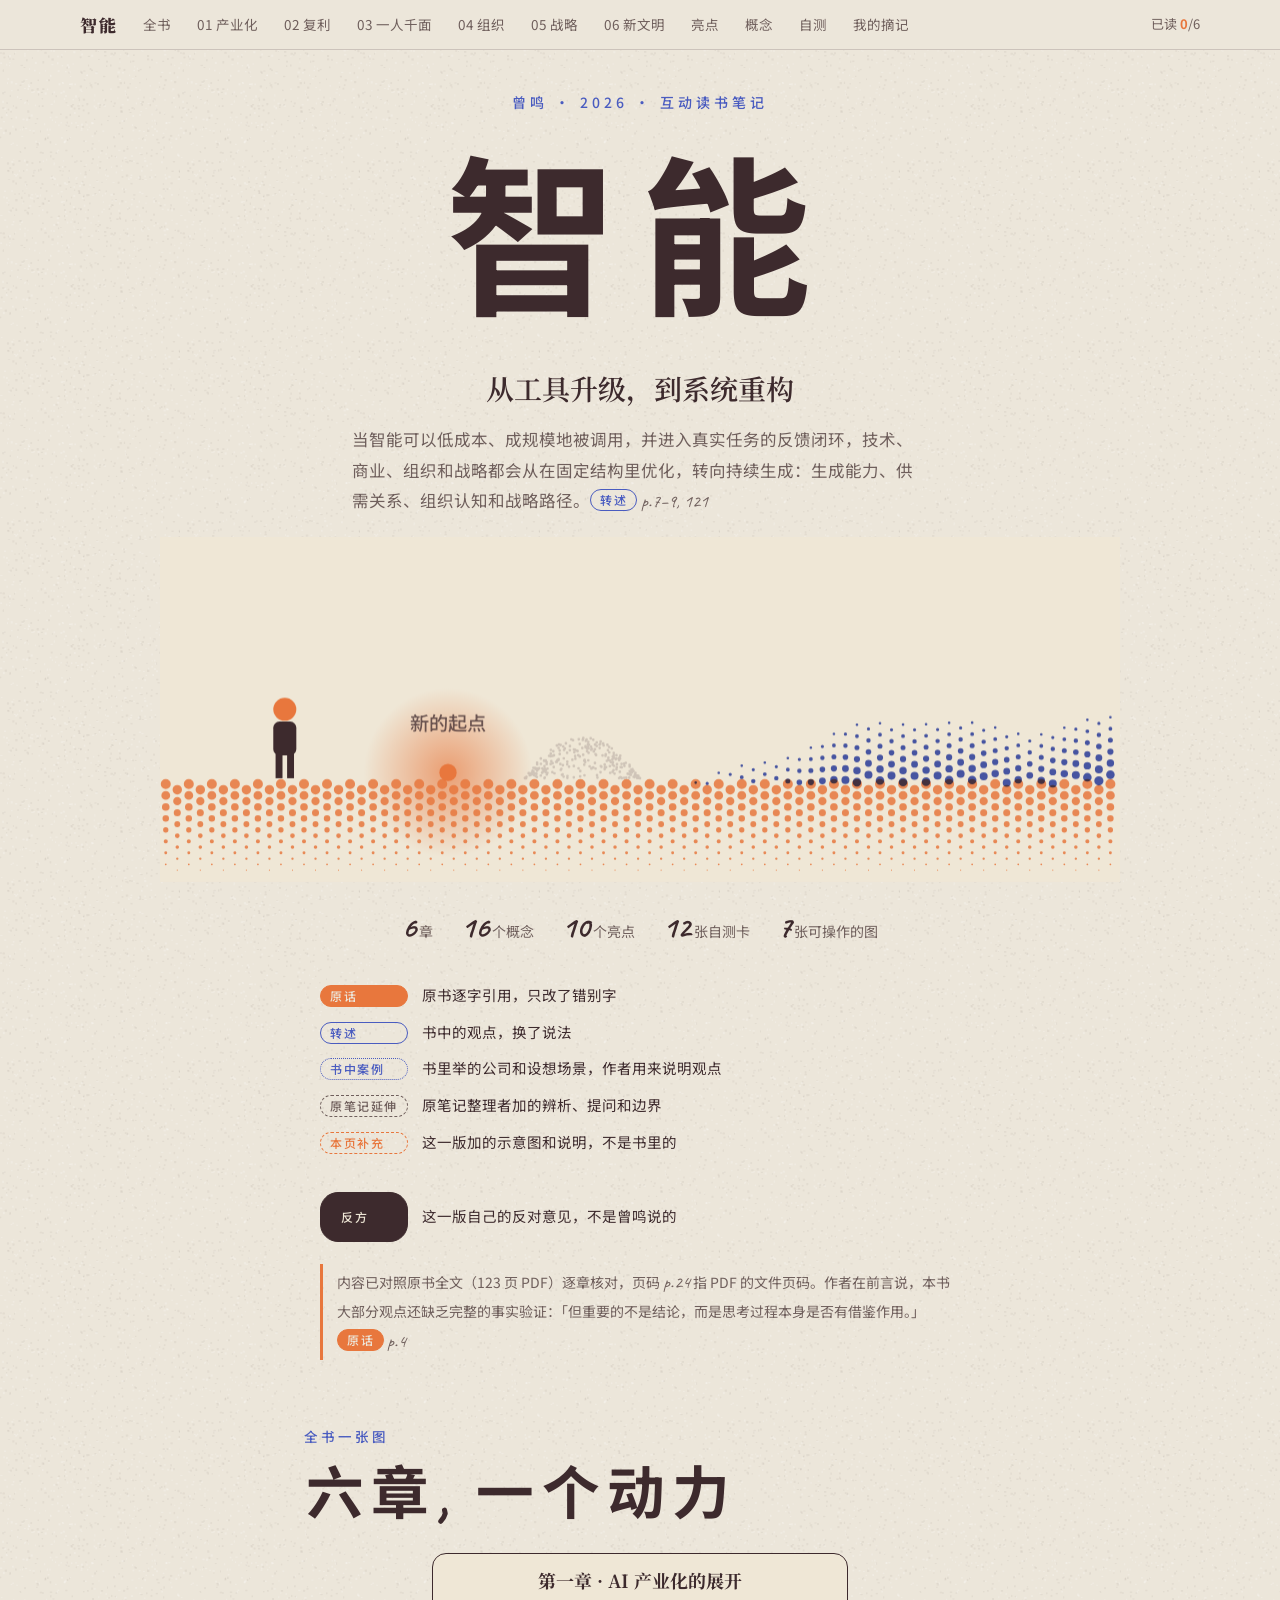
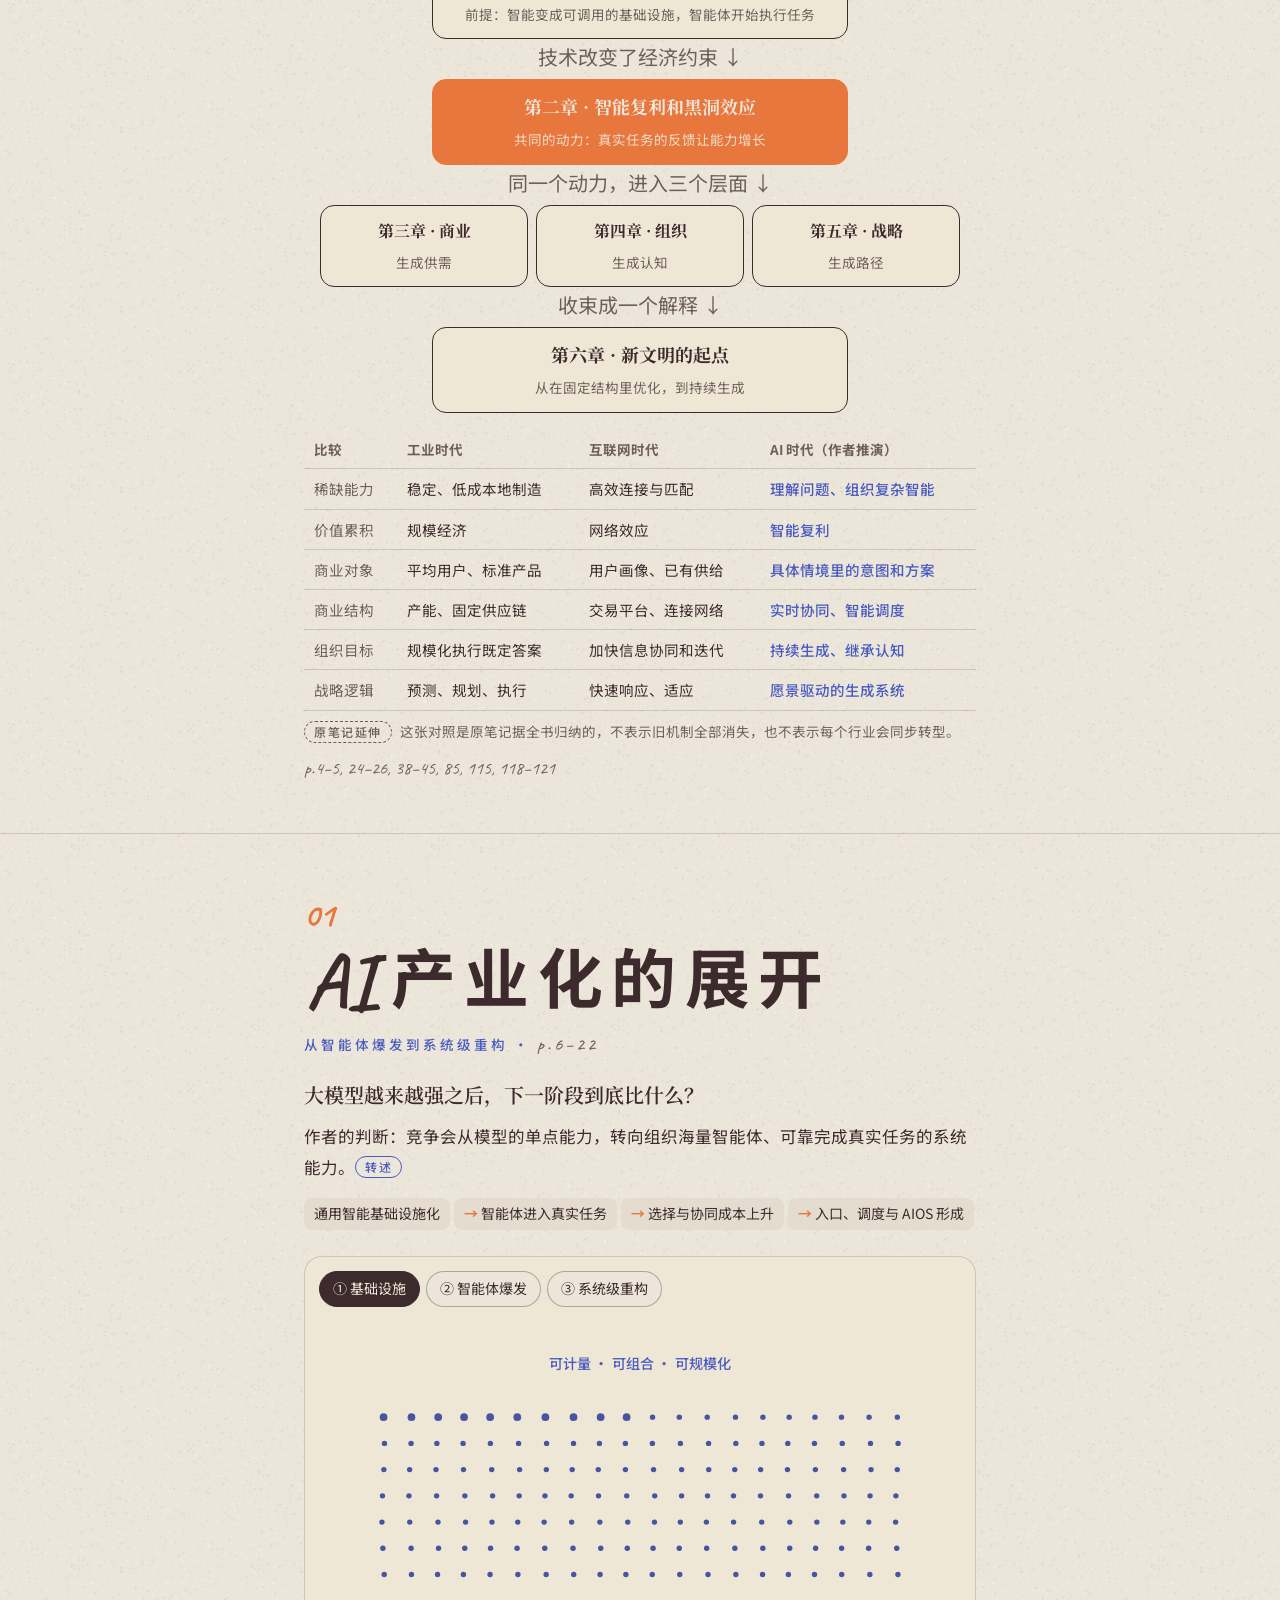
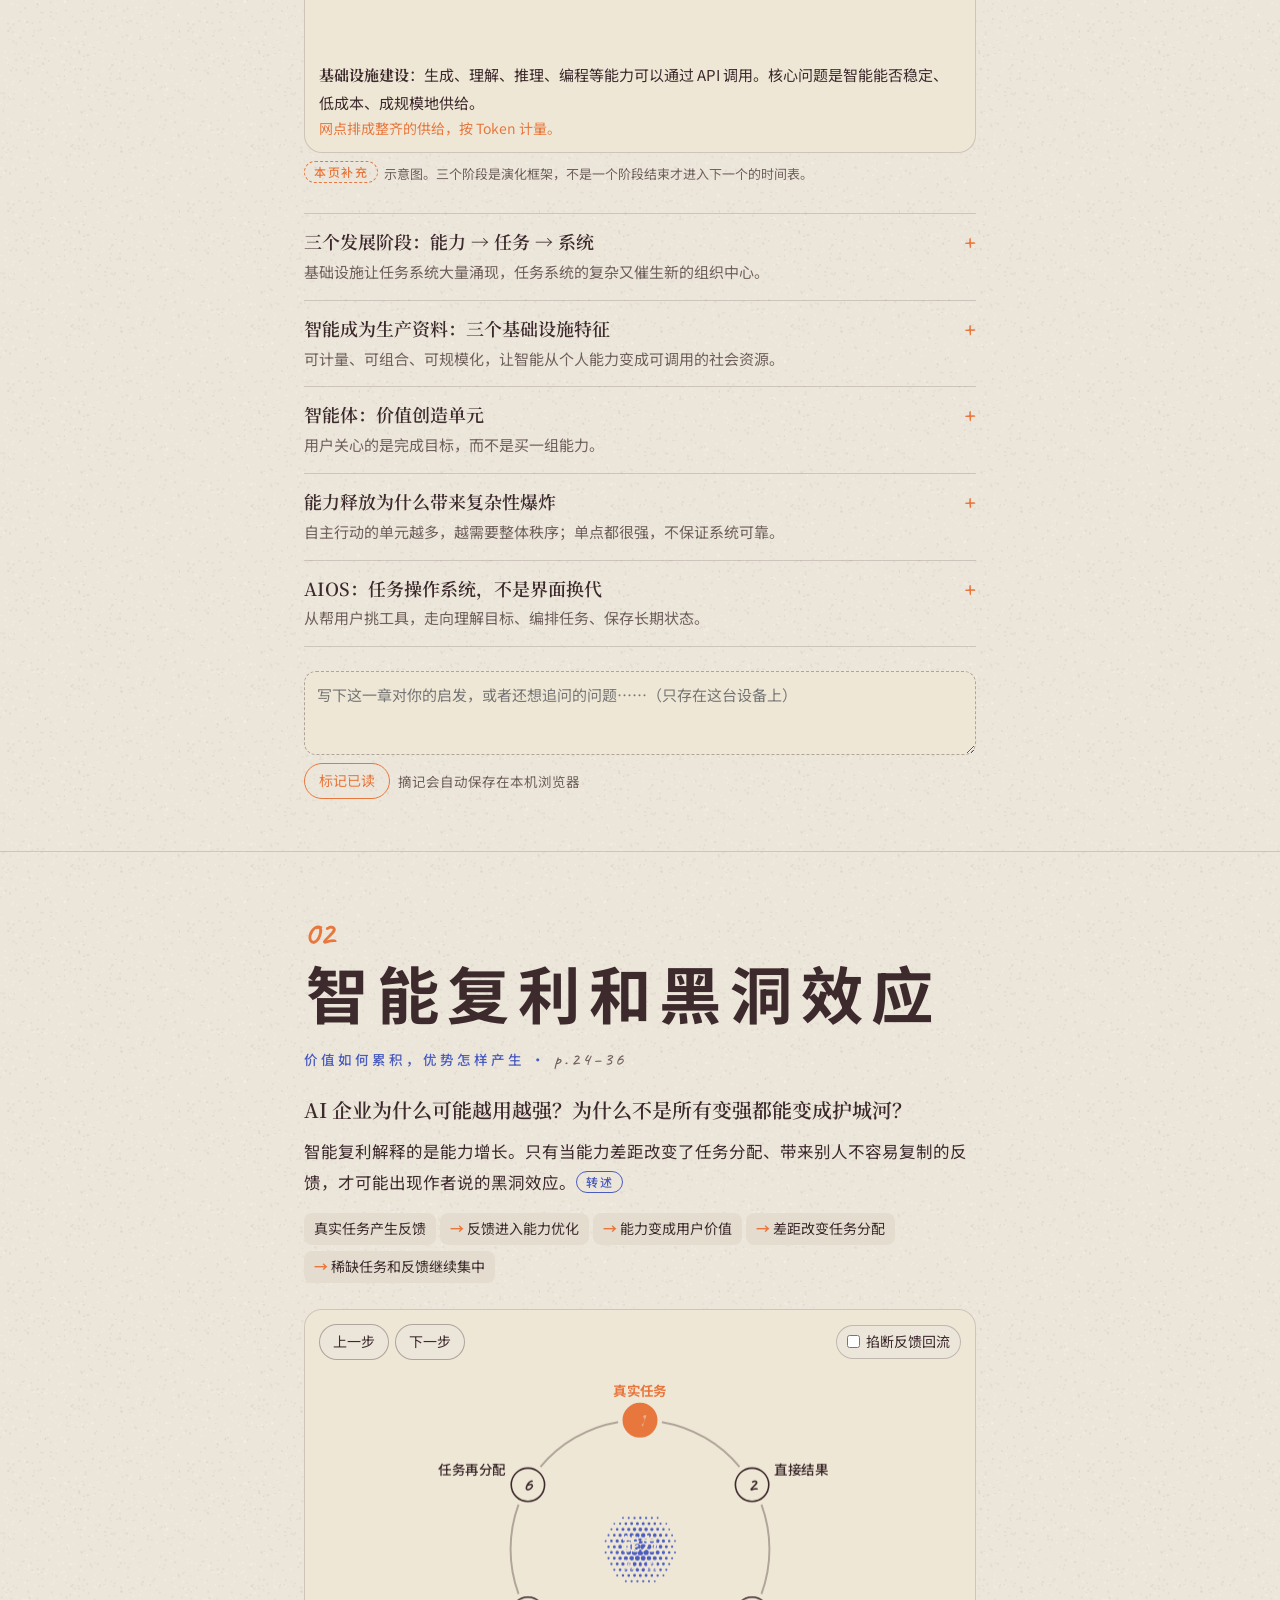
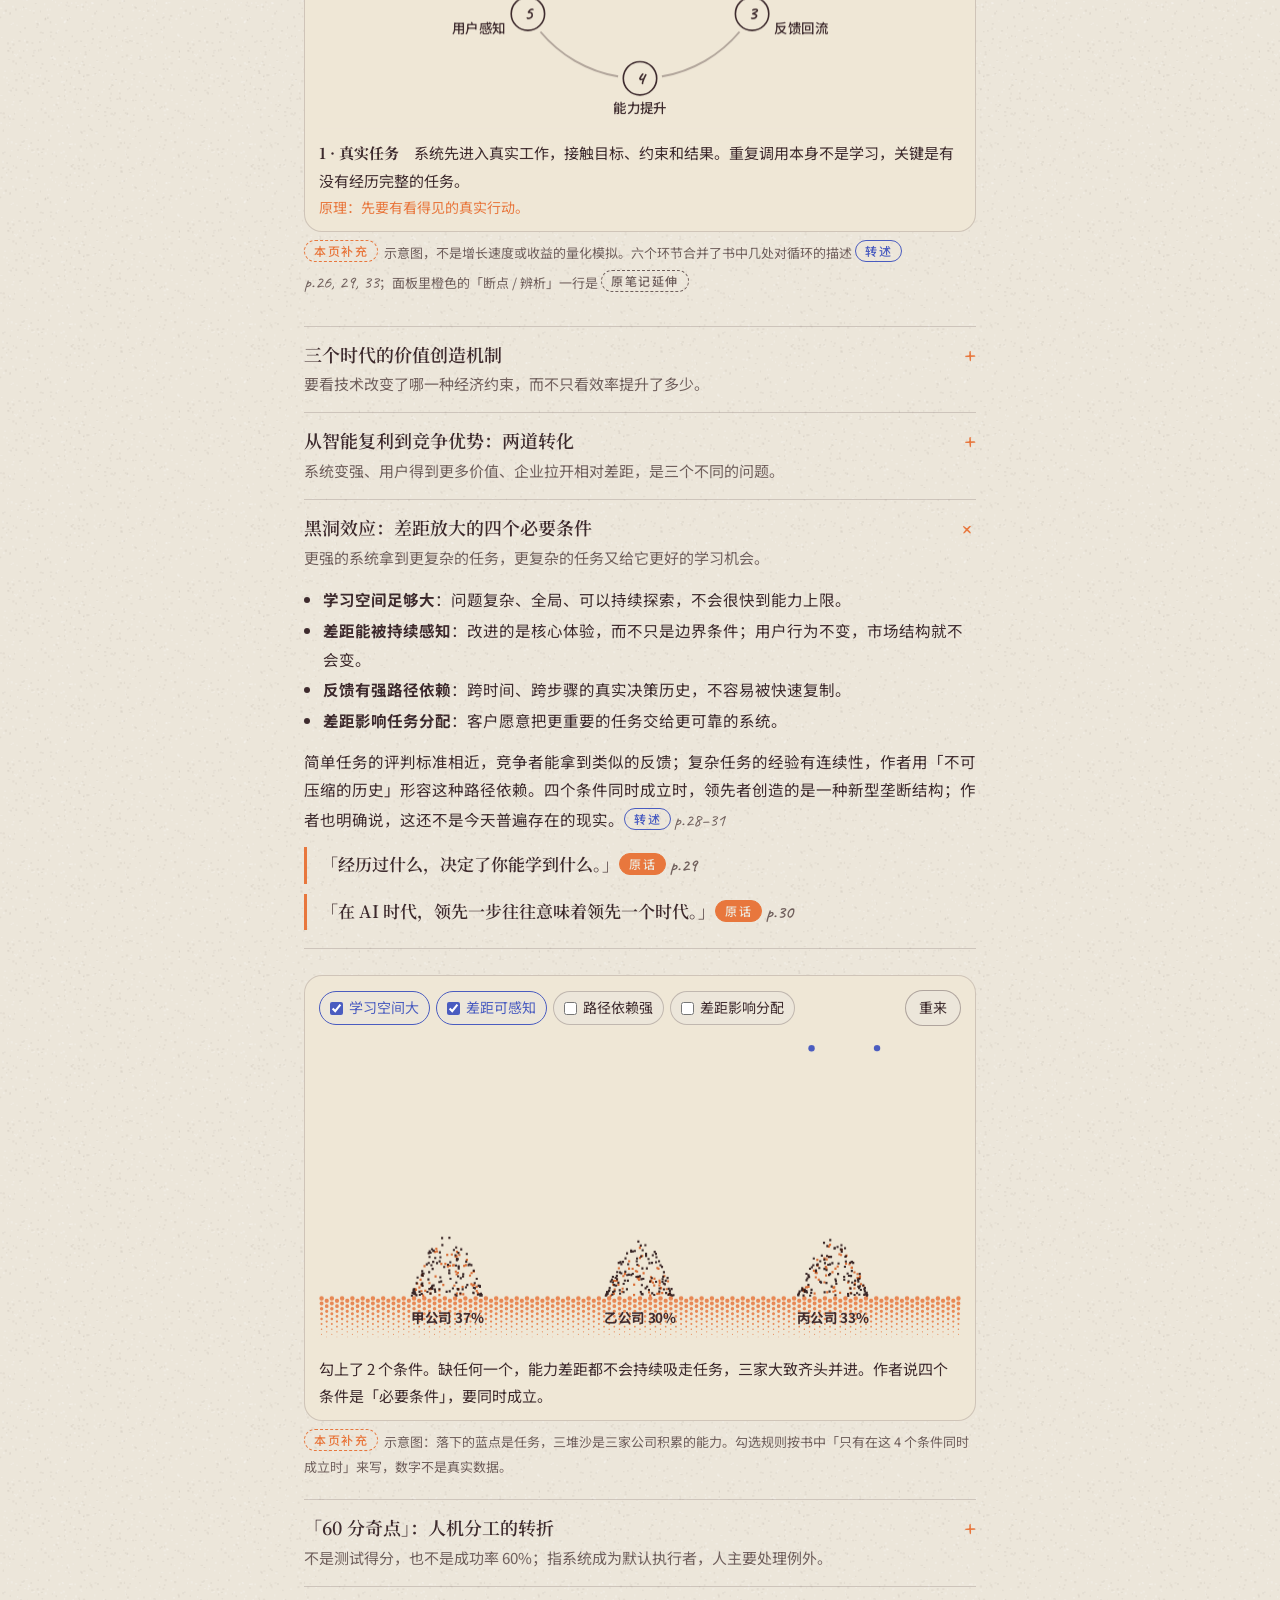
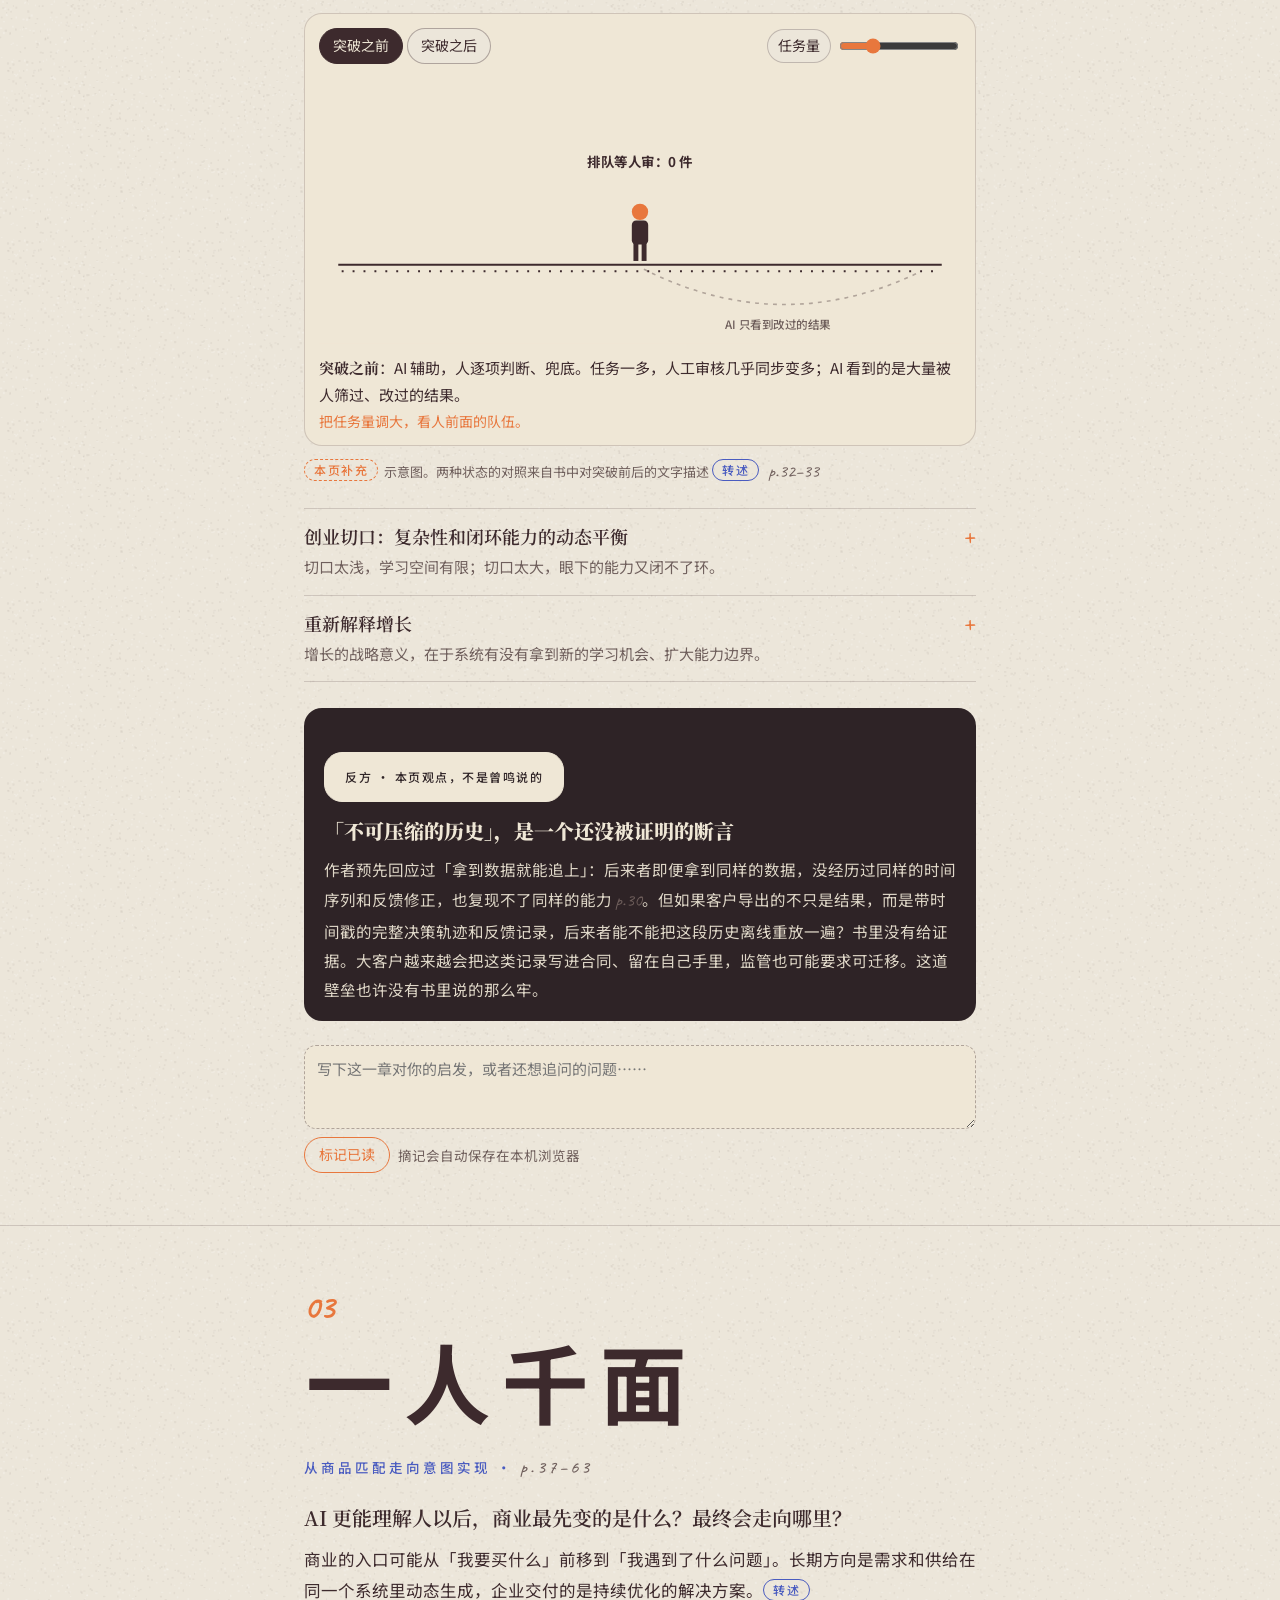
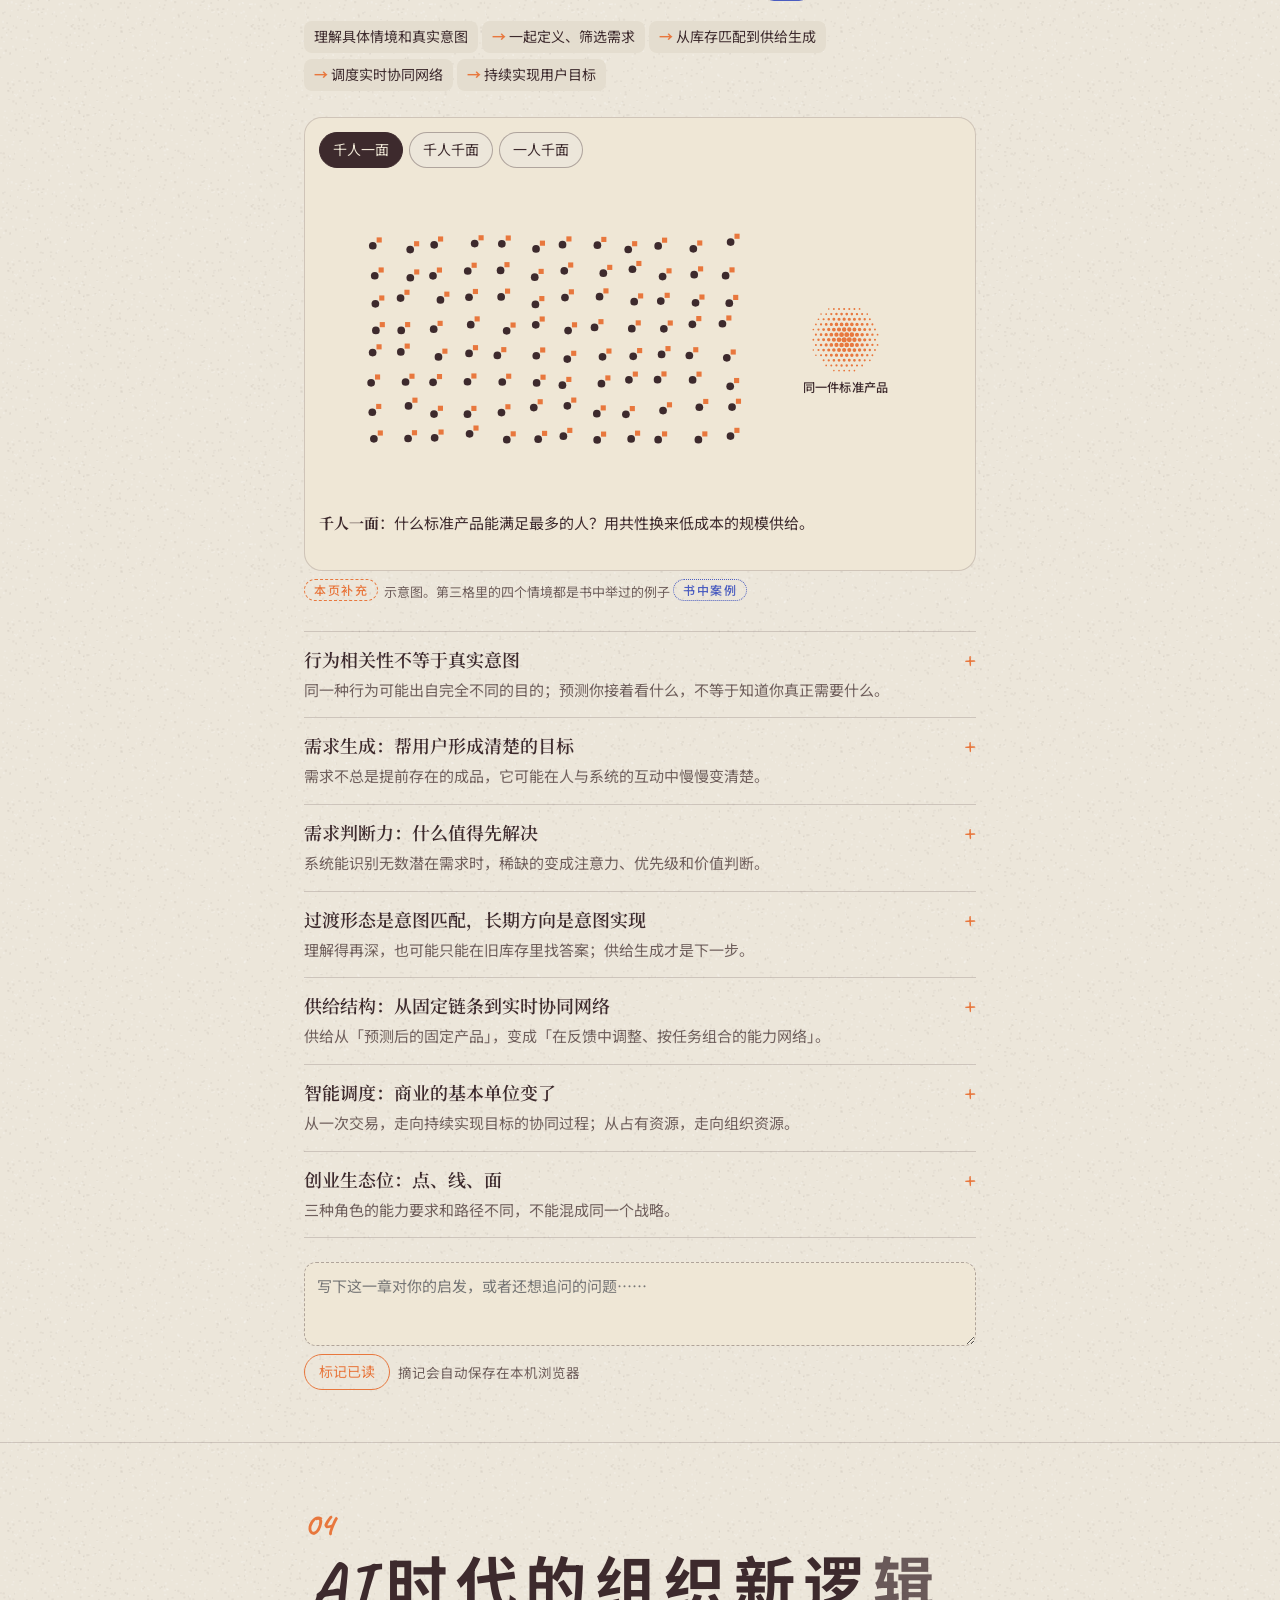
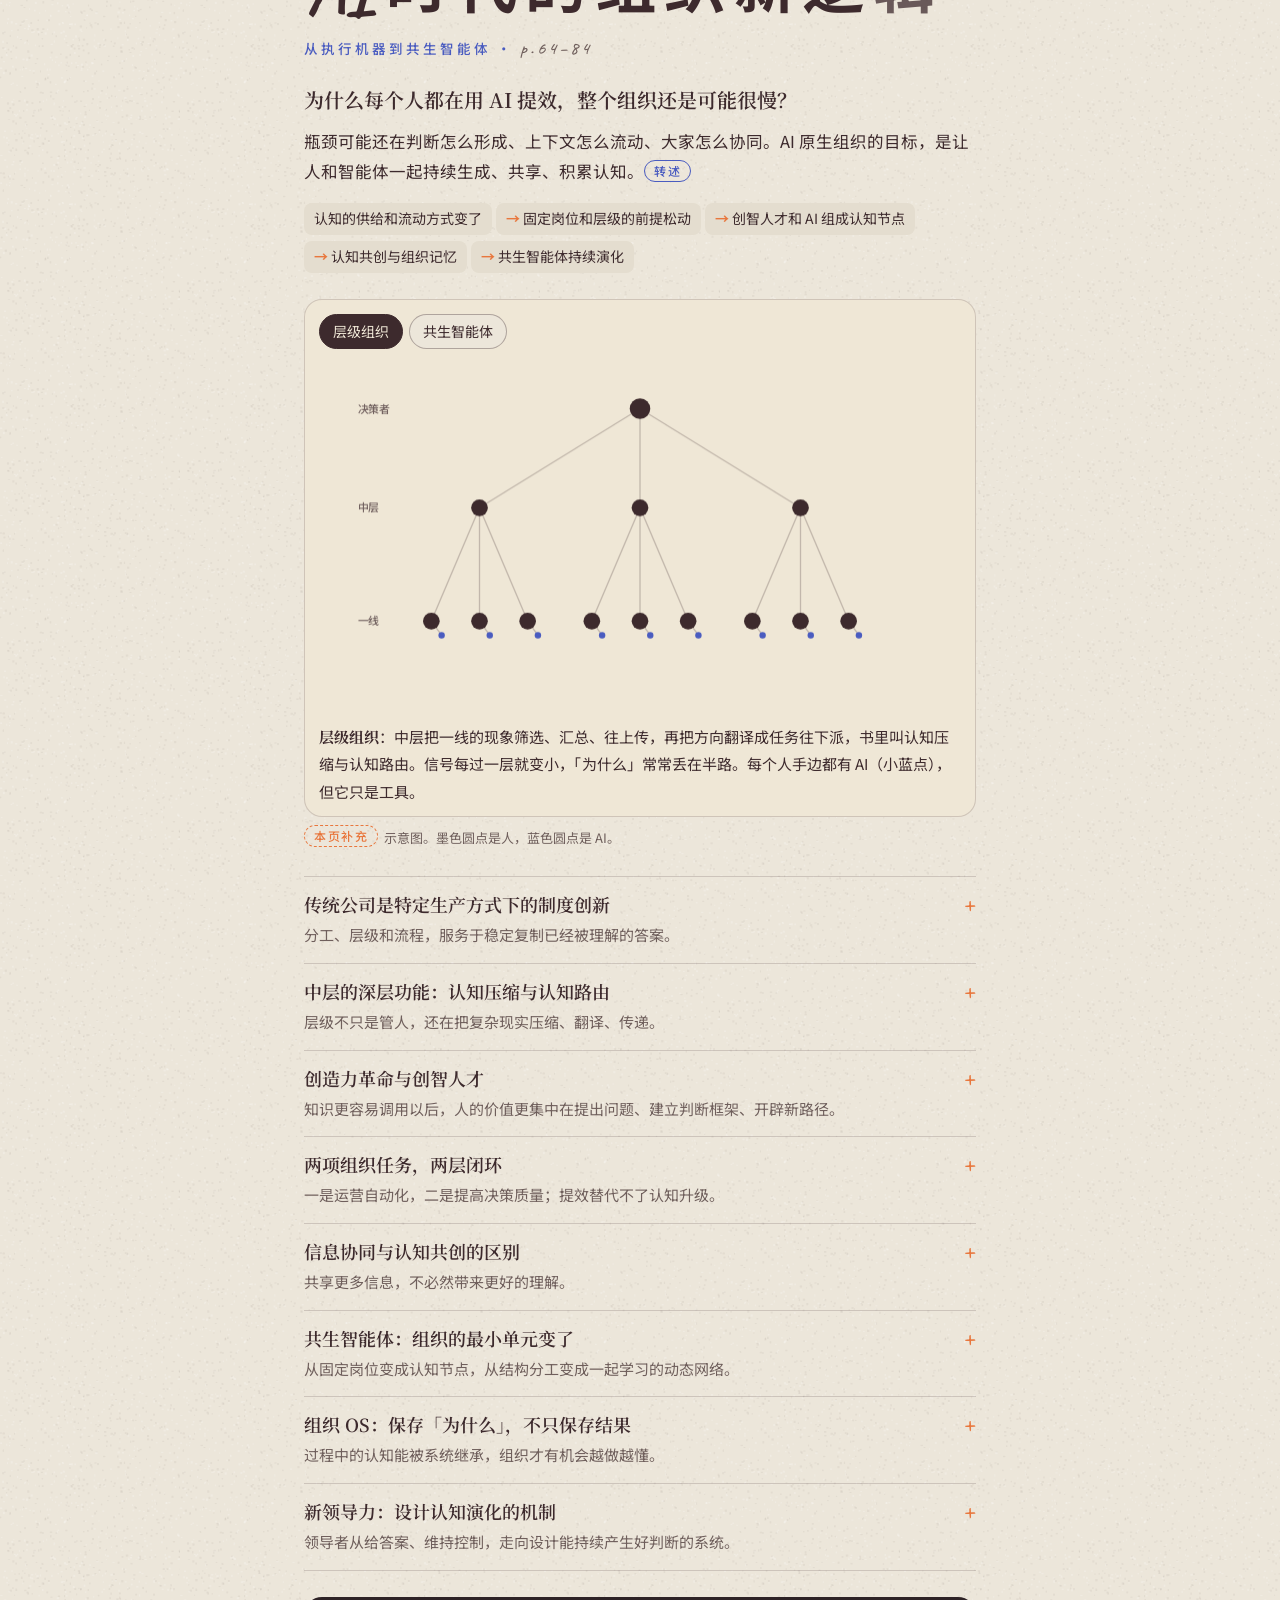
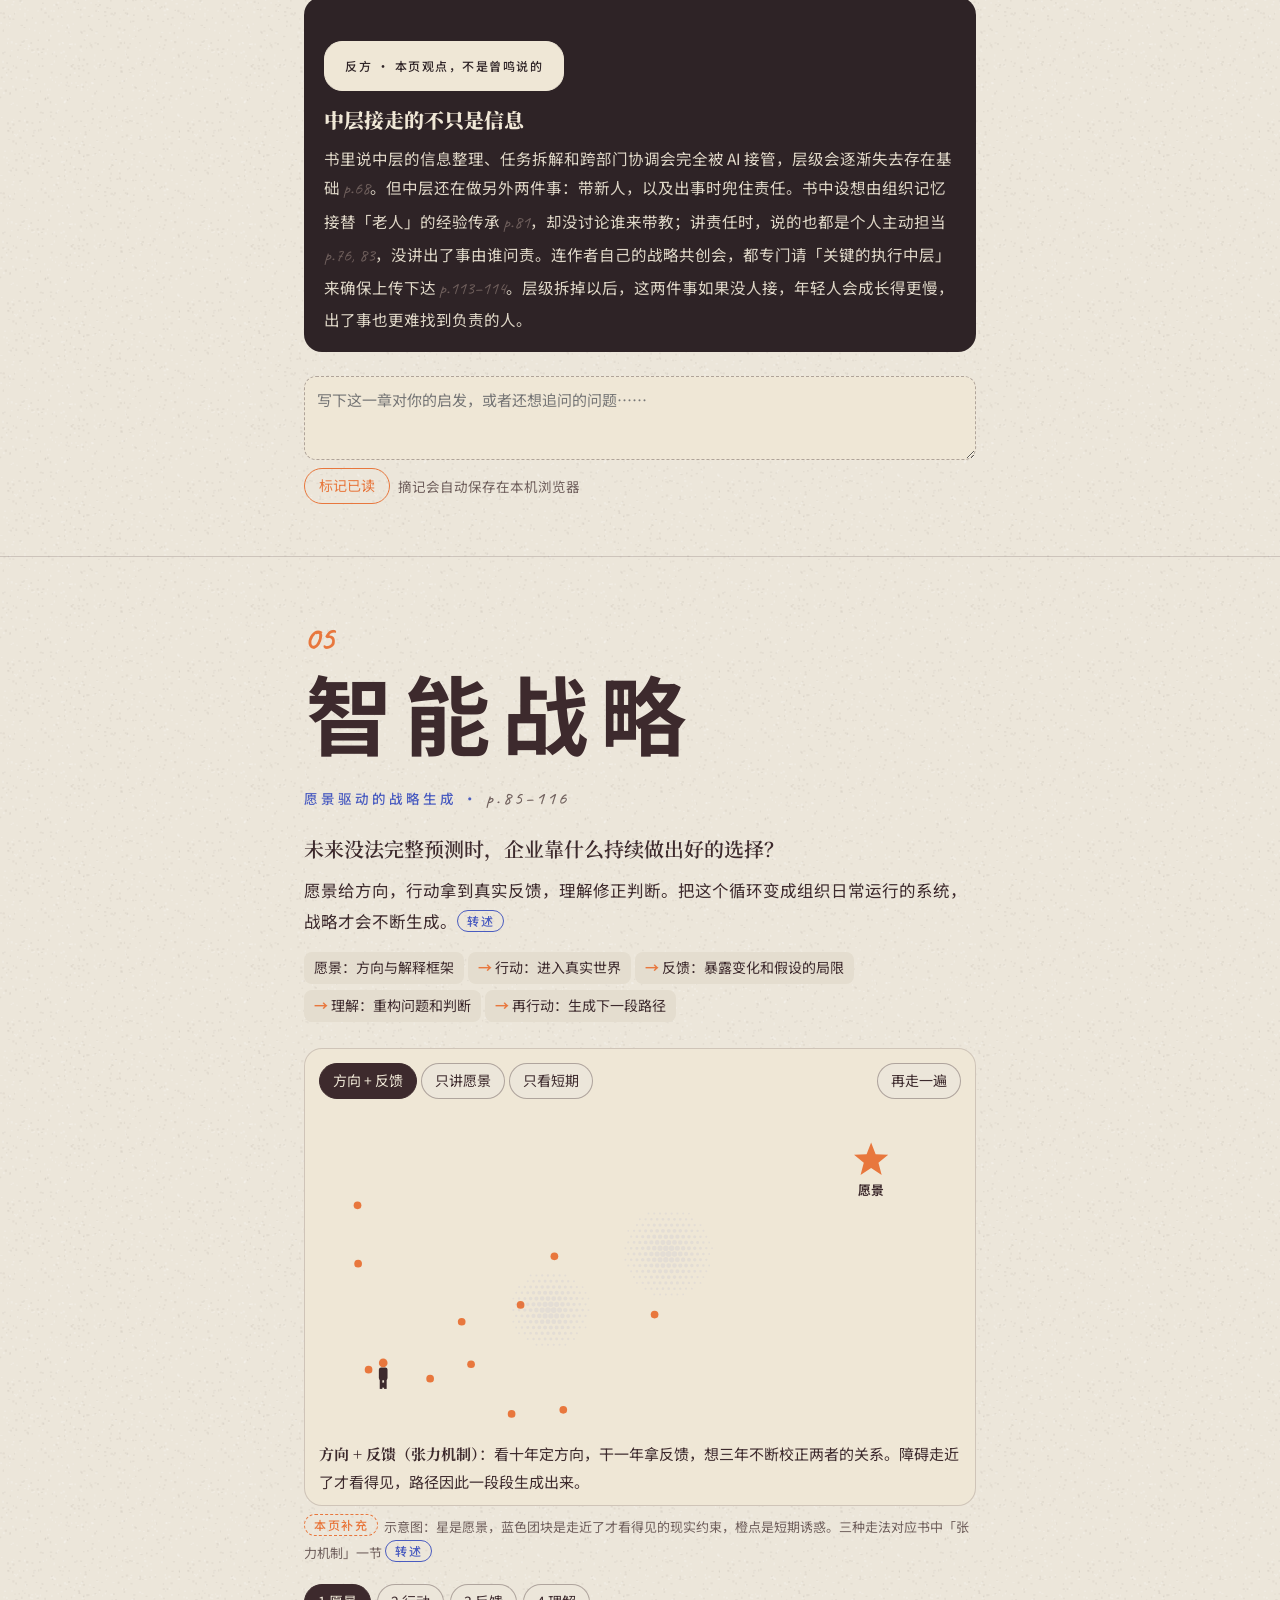
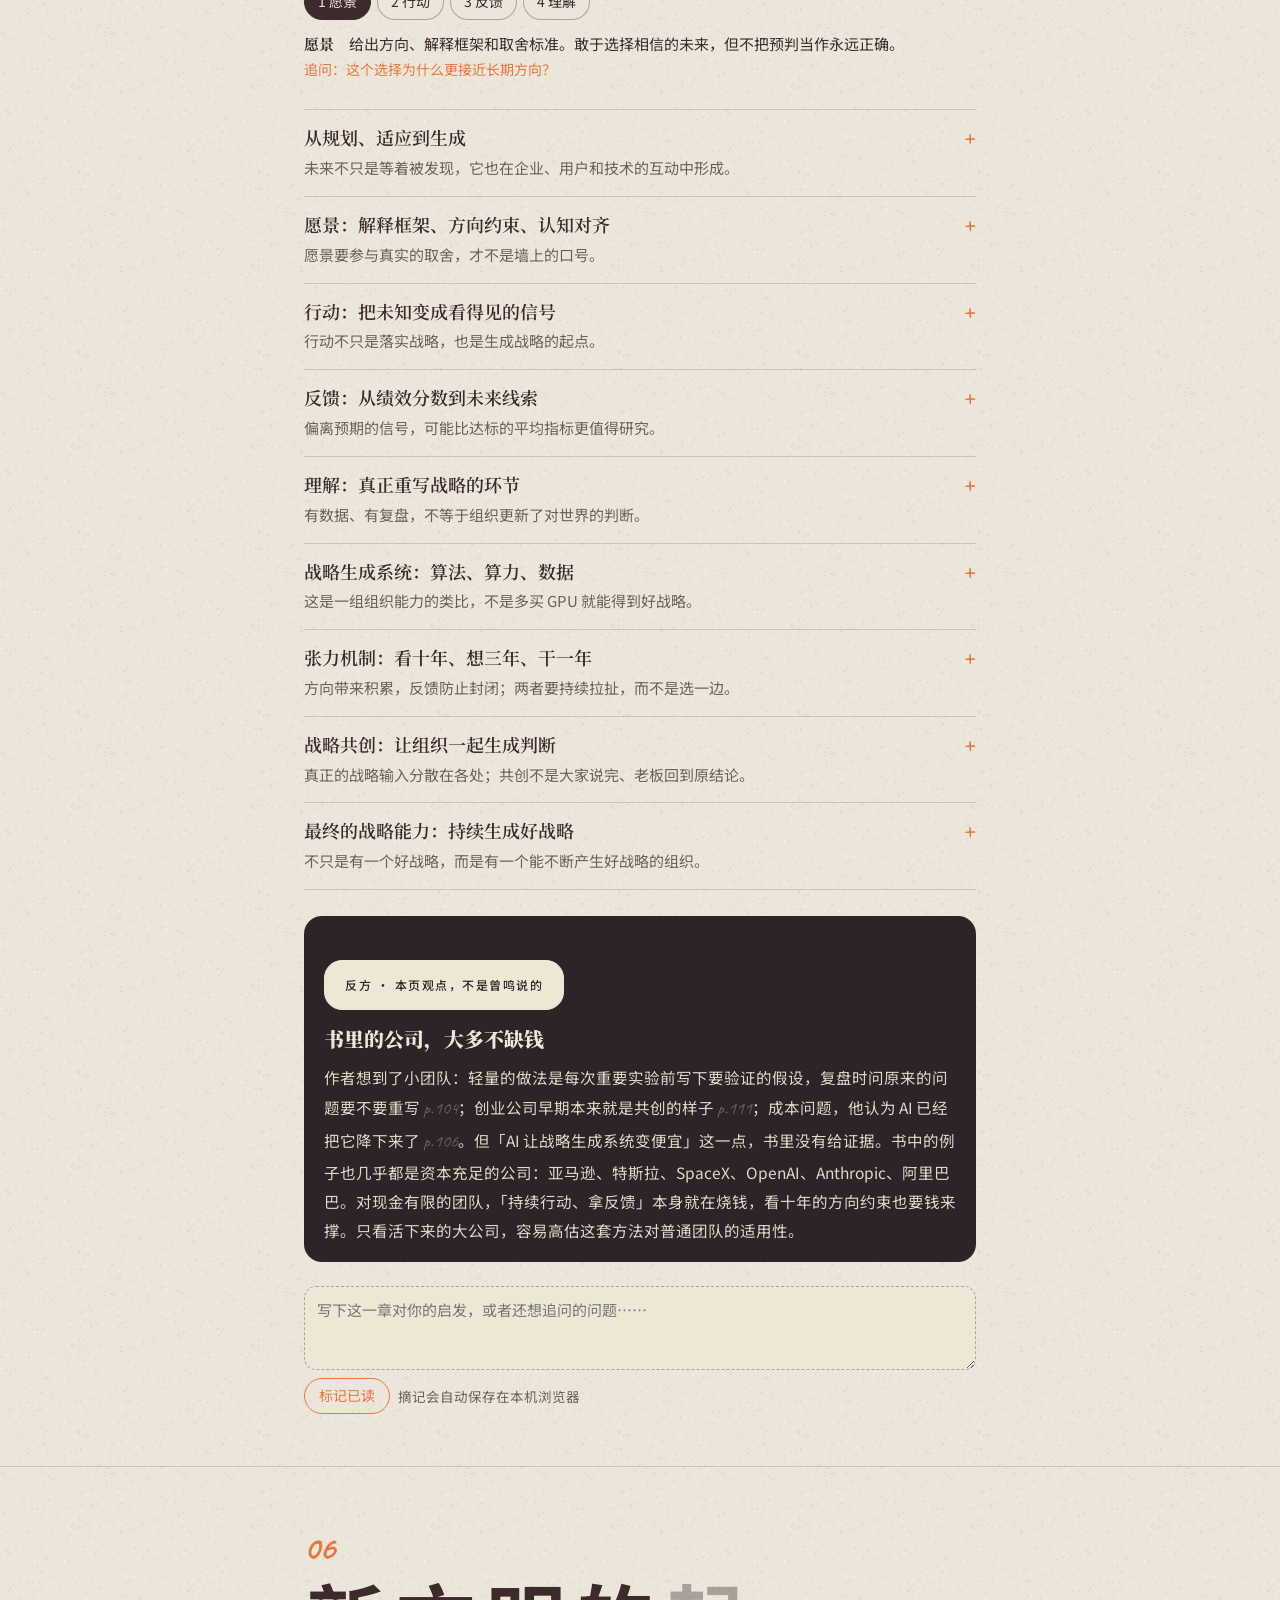
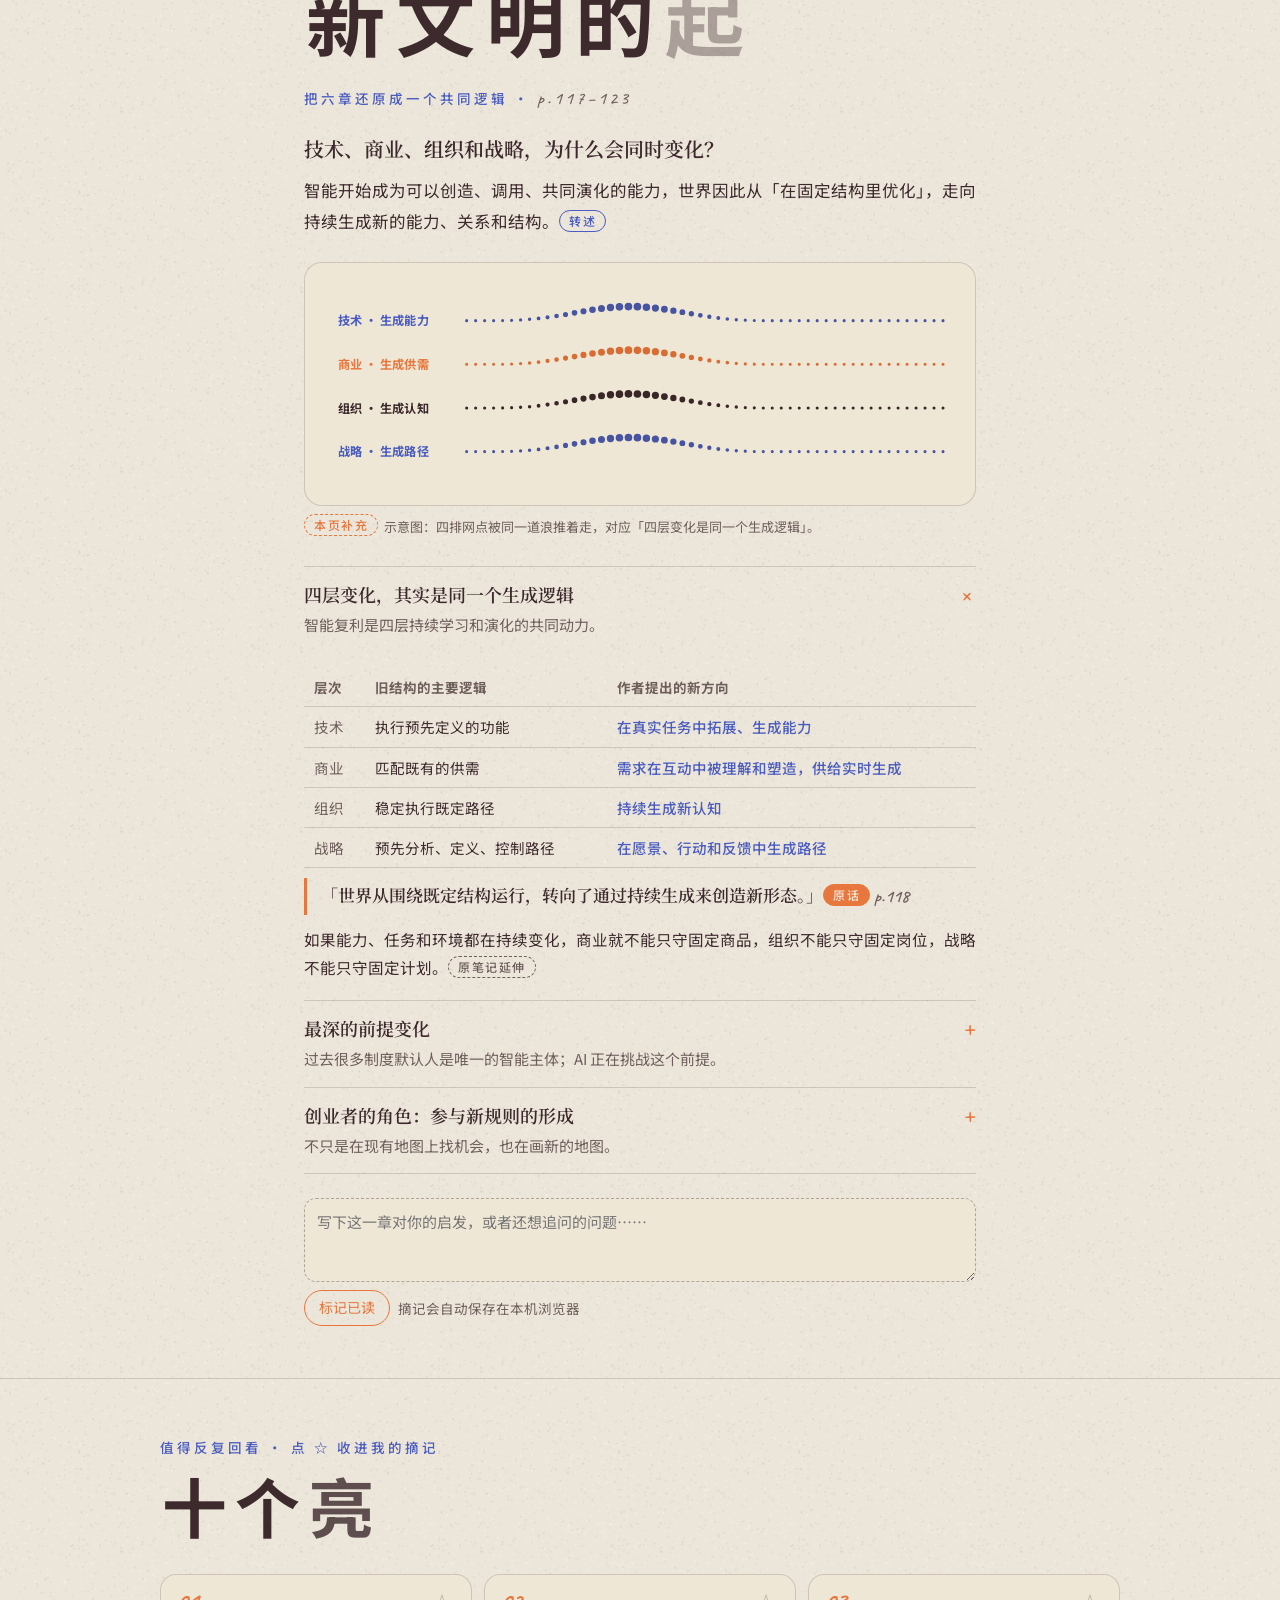
<file: zhineng-2026/src.html>
<!doctype html>
<html lang="zh-CN">
<head>
<meta charset="utf-8">
<meta name="viewport" content="width=device-width, initial-scale=1, viewport-fit=cover">
<title>智能 · 读书笔记</title>
<link rel="stylesheet" href="https://fonts.googleapis.com/css2?family=Caveat:wght@500;700&family=Noto+Sans+SC:wght@400;500;700&family=Noto+Serif+SC:wght@600;900&display=swap">
<style>
/* 版式：一条居中的阅读栏（约 40 个汉字宽），每章一张可操作的孔版网点示意图，标题按笔顺手写。
   配色沿用《巨浪》：米白纸、蓝/橙两色网点、深棕墨；「反方」整块反白成深色。只做这一种纸面效果。 */
:root {
  color-scheme: light;
  --paper: #ece6da; --paper2: #e4ddcf; --ink: #3d2a2d; --muted: #6f5f5c; --line: rgba(61,42,45,.18);
  --blue: #4a5cc0; --orange: #e8773d; --cream: #efe7d6; --dark: #2e2326; --blueLight: #8496ee;
  --sans: "Noto Sans SC", "PingFang SC", "Microsoft YaHei", sans-serif;
  --serif: "Noto Serif SC", "Songti SC", "STSong", serif;
  --hand: "Caveat", "Noto Sans SC", cursive;
  --col: 42rem;
}
* { box-sizing: border-box; }
html { scroll-behavior: smooth; scroll-padding-top: 64px; }
@media (prefers-reduced-motion: reduce) { html { scroll-behavior: auto; } }
body { margin: 0; background: var(--paper); color: var(--ink); font-family: var(--sans); font-size: 16.5px; line-height: 1.85; -webkit-text-size-adjust: 100%; }
body.grain { background-image: var(--grain); }
a { color: inherit; }
button, input, textarea { font: inherit; color: inherit; }
button { cursor: pointer; }
:focus-visible { outline: 2px solid var(--blue); outline-offset: 3px; border-radius: 4px; }
h1, h2, h3, p { margin: 0; }
h2, h3 { text-wrap: balance; }

/* 顶栏 */
.top { position: sticky; top: env(safe-area-inset-top, 0px); z-index: 10; background: rgba(236,230,218,.94); backdrop-filter: blur(6px); border-bottom: 1px solid var(--line); }
.top-in { max-width: 72rem; margin: 0 auto; padding: 8px 16px; display: flex; align-items: center; gap: 14px; }
.brand { font-family: var(--serif); font-weight: 900; font-size: 17px; letter-spacing: 2px; white-space: nowrap; text-decoration: none; }
.chips { display: flex; gap: 4px; overflow-x: auto; scrollbar-width: none; flex: 1; min-width: 0; }
.chips::-webkit-scrollbar { display: none; }
.chips a { white-space: nowrap; text-decoration: none; font-size: 13.5px; padding: 3px 10px; border-radius: 999px; border: 1px solid transparent; color: var(--muted); }
.chips a:hover { border-color: var(--line); color: var(--ink); }
.chips a.read::after { content: " ✓"; color: var(--orange); }
.prog { font-size: 13px; white-space: nowrap; color: var(--muted); font-variant-numeric: tabular-nums; }
.prog b { color: var(--orange); font-weight: 700; }

.wrap { padding-inline: 16px; }
.col { max-width: var(--col); margin: 0 auto; }
.wide { max-width: 60rem; margin: 0 auto; }

/* 开头 */
.hero { padding-block: 40px 8px; text-align: center; }
.eyebrow { font-size: 14px; letter-spacing: 4px; color: var(--blue); font-weight: 500; }
canvas.hand { display: block; width: 100%; }
.hero canvas.hand { margin: 4px auto 0; max-width: 34rem; }
.hero .sub { font-family: var(--serif); font-weight: 600; font-size: clamp(20px, 4.6vw, 28px); line-height: 1.55; margin-top: 4px; }
.hero .lead { max-width: 36rem; margin: 14px auto 0; color: var(--muted); text-align: left; }
.stats { display: flex; justify-content: center; gap: 10px 28px; flex-wrap: wrap; margin-top: 18px; font-size: 14px; color: var(--muted); }
.stats b { font-family: var(--hand); font-size: 30px; color: var(--ink); margin-right: 3px; font-weight: 700; }
.fig { display: block; width: 100%; max-width: 100%; }

/* 来源标签 */
.tag { display: inline-block; font-size: 12px; line-height: 1; padding: 4px 9px; border-radius: 999px; letter-spacing: 1.5px; font-weight: 500; vertical-align: 2px; white-space: nowrap; border: 1.5px solid currentColor; }
.tag.quote { background: var(--orange); color: var(--paper); border-color: var(--orange); }
.tag.para { color: var(--blue); }
.tag.eg { color: var(--blue); border-style: dotted; }
.tag.ext { color: var(--muted); border-style: dashed; }
.tag.add { color: var(--orange); border-style: dashed; }
.tag.counter { background: var(--ink); color: var(--cream); border-color: var(--ink); }
.pg { font-family: var(--hand); font-size: 18px; color: var(--muted); white-space: nowrap; }
.legend { margin: 26px auto 0; max-width: 40rem; display: grid; grid-template-columns: auto 1fr; gap: 10px 14px; text-align: left; font-size: 14.5px; align-items: baseline; }
.notice { margin: 22px auto 0; max-width: 40rem; text-align: left; font-size: 14px; color: var(--muted); border-left: 3px solid var(--orange); padding: 2px 0 2px 14px; }

/* 全书地图 */
.sec { padding-block: 56px 8px; }
.sec-head { display: flex; flex-direction: column; gap: 4px; margin-bottom: 18px; }
.kicker { font-size: 13.5px; letter-spacing: 3px; color: var(--blue); font-weight: 500; }
.map { display: grid; gap: 8px; justify-items: center; }
.map a { text-decoration: none; display: block; width: 100%; max-width: 26rem; text-align: center; padding: 10px 14px; border: 1.5px solid var(--ink); border-radius: 14px; background: var(--cream); }
.map a:hover { background: #fff8ea; }
.map a b { display: block; font-family: var(--serif); font-size: 18px; }
.map a span { font-size: 13.5px; color: var(--muted); }
.map .eng { border-color: var(--orange); background: var(--orange); color: var(--paper); }
.map .eng span { color: rgba(239,231,214,.9); }
.map .eng:hover { background: #ee8550; }
.map .arrow { font-family: var(--hand); font-size: 20px; color: var(--muted); line-height: 1.2; }
.map .three { display: grid; grid-template-columns: repeat(3, minmax(0, 1fr)); gap: 8px; width: 100%; max-width: 40rem; }
.map .three a b { font-size: 16px; }
.tbl { overflow-x: auto; margin-top: 18px; }
table { border-collapse: collapse; width: 100%; min-width: 34rem; font-size: 14.5px; line-height: 1.6; }
th, td { text-align: left; padding: 8px 10px; border-bottom: 1px solid var(--line); vertical-align: top; }
th { font-weight: 700; font-size: 13.5px; color: var(--muted); }
td:first-child { color: var(--muted); white-space: nowrap; }
tr td:last-child { color: var(--blue); font-weight: 500; }
.src { font-size: 13.5px; color: var(--muted); margin-top: 8px; display: flex; gap: 8px; flex-wrap: wrap; align-items: baseline; }

/* 章节 */
.ch { padding-block: 64px 12px; border-top: 1px solid var(--line); margin-top: 40px; }
.ch-head { display: grid; gap: 2px; }
.num { font-family: var(--hand); font-size: 34px; color: var(--orange); font-weight: 700; line-height: 1; }
.ch-head canvas.hand { max-width: 40rem; }
.qa { margin-top: 18px; display: grid; gap: 10px; }
.qa .q { font-family: var(--serif); font-weight: 600; font-size: 20px; line-height: 1.6; }
.qa .a { font-size: 16.5px; }
.flow { list-style: none; padding: 0; margin: 16px 0 0; display: flex; flex-wrap: wrap; gap: 6px 4px; align-items: center; font-size: 14px; }
.flow li { padding: 3px 10px; border-radius: 8px; background: var(--paper2); }
.flow li + li::before { content: "→ "; color: var(--orange); font-weight: 700; }

figure { margin: 26px 0 0; }
.figbox { background: var(--cream); border-radius: 18px; padding: 14px 14px 10px; border: 1px solid var(--line); }
.ctrl { display: flex; flex-wrap: wrap; gap: 6px; align-items: center; margin-bottom: 10px; }
.ctrl button, .seg button { background: var(--paper); border: 1.5px solid rgba(61,42,45,.35); border-radius: 999px; padding: 4px 13px; font-size: 14px; }
.ctrl button:hover { border-color: var(--ink); }
.ctrl button.on, .seg button.on { background: var(--ink); border-color: var(--ink); color: var(--cream); }
.ctrl label { font-size: 14px; display: inline-flex; gap: 6px; align-items: center; padding: 3px 10px; border-radius: 999px; border: 1.5px solid rgba(61,42,45,.25); background: var(--paper); cursor: pointer; }
.ctrl label:has(input:checked) { border-color: var(--blue); color: var(--blue); }
.ctrl input[type=checkbox] { accent-color: var(--blue); margin: 0; }
.ctrl input[type=range] { accent-color: var(--orange); width: 120px; }
.ctrl .sp { flex: 1; }
.panel { margin-top: 10px; font-size: 15px; min-height: 3.4em; }
.panel b { font-family: var(--serif); }
.panel .hint { color: var(--orange); font-size: 14px; display: block; }
figcaption { margin-top: 8px; font-size: 13px; line-height: 1.9; color: var(--muted); }
figcaption .tag { margin-right: 6px; }

.pts { margin-top: 26px; display: grid; gap: 0; }
details.pt { border-top: 1px solid var(--line); padding: 4px 0; }
details.pt:last-child { border-bottom: 1px solid var(--line); }
details.pt summary { list-style: none; cursor: pointer; padding: 10px 28px 10px 0; position: relative; }
details.pt summary::-webkit-details-marker { display: none; }
details.pt summary::after { content: "+"; position: absolute; right: 2px; top: 8px; font-family: var(--hand); font-size: 28px; color: var(--orange); line-height: 1; transition: transform .2s; }
details.pt[open] summary::after { transform: rotate(45deg); }
.pt h3 { font-family: var(--serif); font-size: 18px; font-weight: 600; line-height: 1.55; }
.pt .gist { font-size: 15px; color: var(--muted); margin-top: 2px; }
.pt .body { padding: 2px 0 14px; display: grid; gap: 10px; font-size: 15.5px; }
.pt ul { margin: 0; padding-left: 1.2em; }
.pt li { margin: 2px 0; }
.qt { font-family: var(--serif); font-weight: 600; font-size: 17px; line-height: 1.75; border-left: 3px solid var(--orange); padding: 2px 0 2px 14px; }
.qt .tag { font-family: var(--sans); font-weight: 500; }
.case { background: var(--paper2); border-radius: 12px; padding: 10px 14px; font-size: 15px; }
.case b { font-family: var(--serif); display: block; margin-bottom: 2px; }

.counter { margin-top: 26px; background: var(--dark); color: var(--cream); border-radius: 18px; padding: 18px 20px; }
.counter .tag.counter { background: var(--cream); color: var(--dark); border-color: var(--cream); }
.counter h3 { font-family: var(--serif); font-weight: 900; font-size: 20px; margin: 10px 0 6px; }
.counter p { font-size: 15.5px; color: rgba(239,231,214,.92); }

.mine { margin-top: 24px; display: grid; gap: 8px; }
.mine textarea { width: 100%; min-height: 84px; resize: vertical; background: var(--cream); border: 1.5px dashed rgba(61,42,45,.35); border-radius: 12px; padding: 10px 12px; font-size: 15px; line-height: 1.7; }
.mine .row { display: flex; gap: 8px; align-items: center; flex-wrap: wrap; font-size: 13.5px; color: var(--muted); }
.readbtn { background: transparent; border: 1.5px solid var(--orange); color: var(--orange); border-radius: 999px; padding: 4px 14px; font-size: 14px; }
.readbtn.on { background: var(--orange); color: var(--paper); }

/* 卡片 */
.grid { display: grid; grid-template-columns: repeat(auto-fill, minmax(min(100%, 17rem), 1fr)); gap: 12px; }
.card { background: var(--cream); border: 1px solid var(--line); border-radius: 16px; padding: 14px 16px; display: grid; gap: 6px; align-content: start; min-width: 0; }
.card .no { font-family: var(--hand); font-size: 24px; color: var(--orange); line-height: 1; font-weight: 700; }
.card h3 { font-family: var(--serif); font-size: 17px; font-weight: 600; line-height: 1.5; }
.card p { font-size: 14.5px; }
.card .meta { display: flex; justify-content: space-between; align-items: center; gap: 8px; font-size: 13px; color: var(--muted); }
.card .meta a { color: var(--blue); text-decoration: none; }
.star { background: none; border: 0; padding: 2px 4px; font-size: 18px; line-height: 1; color: rgba(61,42,45,.35); }
.star.on { color: var(--orange); }
.card .diff { font-size: 13.5px; color: var(--blue); }
.search { width: 100%; max-width: 24rem; background: var(--cream); border: 1.5px solid rgba(61,42,45,.3); border-radius: 999px; padding: 7px 16px; font-size: 15px; margin-bottom: 14px; }
.flip { cursor: pointer; text-align: left; border: 1px solid var(--line); background: var(--cream); border-radius: 16px; padding: 14px 16px; display: grid; gap: 8px; align-content: start; min-height: 9rem; }
.flip .q { font-family: var(--serif); font-weight: 600; font-size: 16.5px; line-height: 1.55; }
.flip .ans { display: none; font-size: 14.5px; color: var(--blue); }
.flip .tap { font-size: 12.5px; color: var(--muted); }
.flip.open { background: #f6efe0; border-color: var(--blue); }
.flip.open .ans { display: block; }
.flip.open .tap { display: none; }
.qs { display: grid; grid-template-columns: repeat(auto-fill, minmax(min(100%, 19rem), 1fr)); gap: 12px; }
.qs .card ul { margin: 0; padding-left: 1.2em; font-size: 14.5px; }
.bounds { margin-top: 14px; background: var(--paper2); border-radius: 16px; padding: 16px 18px; }
.bounds ol { margin: 8px 0 0; padding-left: 1.3em; font-size: 15px; display: grid; gap: 6px; }
.reads { display: grid; gap: 10px; }
.reads .card h3 { font-size: 16px; }

.end { padding-block: 70px 30px; text-align: center; }
.end .big { font-family: var(--serif); font-weight: 900; font-size: clamp(22px, 5vw, 32px); line-height: 1.6; max-width: 36rem; margin: 10px auto 0; }
.foot { padding-block: 28px 48px; font-size: 13px; color: var(--muted); text-align: center; border-top: 1px solid var(--line); margin-top: 30px; }
.foot p + p { margin-top: 4px; }

/* 我的摘记 */
#minebox { display: grid; gap: 12px; }
#minebox pre { white-space: pre-wrap; word-break: break-word; background: var(--cream); border: 1px solid var(--line); border-radius: 14px; padding: 14px 16px; font-family: var(--sans); font-size: 14px; line-height: 1.75; margin: 0; max-height: 26rem; overflow: auto; }
.ctrl .btn, .btn { background: var(--ink); color: var(--cream); border: 0; border-radius: 999px; padding: 7px 18px; font-size: 14.5px; }
.ctrl .btn.ghost, .btn.ghost { background: transparent; color: var(--ink); border: 1.5px solid rgba(61,42,45,.35); }
#copied { font-size: 13.5px; color: var(--orange); }
@media (max-width: 560px) {
  body { font-size: 16px; }
  .map .three { grid-template-columns: 1fr; }
  .qa .q { font-size: 18.5px; }
  .legend { font-size: 14px; }
  .top-in { gap: 10px; }
}
</style>
</head>
<body>
<header class="top"><div class="top-in">
  <a class="brand" href="#top">智能</a>
  <nav class="chips" aria-label="章节">
    <a href="#map">全书</a><a href="#c1" data-ch="c1">01 产业化</a><a href="#c2" data-ch="c2">02 复利</a><a href="#c3" data-ch="c3">03 一人千面</a><a href="#c4" data-ch="c4">04 组织</a><a href="#c5" data-ch="c5">05 战略</a><a href="#c6" data-ch="c6">06 新文明</a><a href="#hl">亮点</a><a href="#gl">概念</a><a href="#rc">自测</a><a href="#me">我的摘记</a>
  </nav>
  <span class="prog">已读 <b id="readN">0</b>/6</span>
</div></header>

<main id="top">
<section class="hero wrap">
  <p class="eyebrow">曾鸣 · 2026 · 互动读书笔记</p>
  <canvas class="hand" data-t="智能" data-max="190" data-per="0.5" aria-label="智能"></canvas>
  <p class="sub">从工具升级，到系统重构</p>
  <p class="lead">当智能可以低成本、成规模地被调用，并进入真实任务的反馈闭环，技术、商业、组织和战略都会从在固定结构里优化，转向持续生成：生成能力、供需关系、组织认知和战略路径。<span class="tag para">转述</span> <span class="pg">p.7–9, 121</span></p>
  <div class="wide" style="margin-top:18px"><canvas class="fig" id="f-hero" aria-label="示意图：海浪退去后的沙滩，一个小人和一颗发光的种子"></canvas></div>
  <div class="stats"><span><b>6</b>章</span><span><b>16</b>个概念</span><span><b>10</b>个亮点</span><span><b>12</b>张自测卡</span><span><b>7</b>张可操作的图</span></div>
  <div class="legend">
    <span class="tag quote">原话</span><span>原书逐字引用，只改了错别字</span>
    <span class="tag para">转述</span><span>书中的观点，换了说法</span>
    <span class="tag eg">书中案例</span><span>书里举的公司和设想场景，作者用来说明观点</span>
    <span class="tag ext">原笔记延伸</span><span>原笔记整理者加的辨析、提问和边界</span>
    <span class="tag add">本页补充</span><span>这一版加的示意图和说明，不是书里的</span>
    <span class="tag counter">反方</span><span>这一版自己的反对意见，不是曾鸣说的</span>
  </div>
  <p class="notice">内容已对照原书全文（123 页 PDF）逐章核对，页码 <span class="pg">p.24</span> 指 PDF 的文件页码。作者在前言说，本书大部分观点还缺乏完整的事实验证：「但重要的不是结论，而是思考过程本身是否有借鉴作用。」<span class="tag quote">原话</span> <span class="pg">p.4</span></p>
</section>

<section class="sec wrap" id="map">
  <div class="col">
    <div class="sec-head"><p class="kicker">全书一张图</p><canvas class="hand" data-t="六章，一个动力" data-max="64"></canvas></div>
    <nav class="map" aria-label="全书结构">
      <a href="#c1"><b>第一章 · AI 产业化的展开</b><span>前提：智能变成可调用的基础设施，智能体开始执行任务</span></a>
      <span class="arrow">技术改变了经济约束 ↓</span>
      <a href="#c2" class="eng"><b>第二章 · 智能复利和黑洞效应</b><span>共同的动力：真实任务的反馈让能力增长</span></a>
      <span class="arrow">同一个动力，进入三个层面 ↓</span>
      <div class="three">
        <a href="#c3"><b>第三章 · 商业</b><span>生成供需</span></a>
        <a href="#c4"><b>第四章 · 组织</b><span>生成认知</span></a>
        <a href="#c5"><b>第五章 · 战略</b><span>生成路径</span></a>
      </div>
      <span class="arrow">收束成一个解释 ↓</span>
      <a href="#c6"><b>第六章 · 新文明的起点</b><span>从在固定结构里优化，到持续生成</span></a>
    </nav>
    <div class="tbl"><table>
      <thead><tr><th>比较</th><th>工业时代</th><th>互联网时代</th><th>AI 时代（作者推演）</th></tr></thead>
      <tbody>
        <tr><td>稀缺能力</td><td>稳定、低成本地制造</td><td>高效连接与匹配</td><td>理解问题、组织复杂智能</td></tr>
        <tr><td>价值累积</td><td>规模经济</td><td>网络效应</td><td>智能复利</td></tr>
        <tr><td>商业对象</td><td>平均用户、标准产品</td><td>用户画像、已有供给</td><td>具体情境里的意图和方案</td></tr>
        <tr><td>商业结构</td><td>产能、固定供应链</td><td>交易平台、连接网络</td><td>实时协同、智能调度</td></tr>
        <tr><td>组织目标</td><td>规模化执行既定答案</td><td>加快信息协同和迭代</td><td>持续生成、继承认知</td></tr>
        <tr><td>战略逻辑</td><td>预测、规划、执行</td><td>快速响应、适应</td><td>愿景驱动的生成系统</td></tr>
      </tbody>
    </table></div>
    <p class="src"><span class="tag ext">原笔记延伸</span><span>这张对照是原笔记据全书归纳的，不表示旧机制全部消失，也不表示每个行业会同步转型。</span><span class="pg">p.4–5, 24–26, 38–45, 85, 115, 118–121</span></p>
  </div>
</section>

<!-- ============ 第一章 ============ -->
<section class="ch wrap" id="c1">
<div class="col">
  <div class="ch-head"><span class="num">01</span><canvas class="hand" data-t="AI 产业化的展开" data-max="72"></canvas><p class="kicker">从智能体爆发到系统级重构 · <span class="pg">p.6–22</span></p></div>
  <div class="qa">
    <p class="q">大模型越来越强之后，下一阶段到底比什么？</p>
    <p class="a">作者的判断：竞争会从模型的单点能力，转向组织海量智能体、可靠完成真实任务的系统能力。<span class="tag para">转述</span></p>
  </div>
  <ol class="flow"><li>通用智能基础设施化</li><li>智能体进入真实任务</li><li>选择与协同成本上升</li><li>入口、调度与 AIOS 形成</li></ol>

  <figure>
    <div class="figbox">
      <div class="ctrl seg" id="s1-seg"><button data-v="0" class="on">① 基础设施</button><button data-v="1">② 智能体爆发</button><button data-v="2">③ 系统级重构</button></div>
      <canvas class="fig" id="f-stage" aria-label="示意图：网点从整齐的供给，变成一群群智能体，再被一个调度中心组织起来"></canvas>
      <p class="panel" id="s1-panel"></p>
    </div>
    <figcaption><span class="tag add">本页补充</span>示意图。三个阶段是演化框架，不是一个阶段结束才进入下一个的时间表。</figcaption>
  </figure>

  <div class="pts">
    <details class="pt"><summary><h3>三个发展阶段：能力 → 任务 → 系统</h3><p class="gist">基础设施让任务系统大量涌现，任务系统的复杂又催生新的组织中心。</p></summary><div class="body">
      <p class="qt">「这次 AI 技术革命的本质，就是用越来越低的成本生产越来越强大的人工智能。」<span class="tag quote">原话</span> <span class="pg">p.7</span></p><p>作者讨论的是 AI 产业化的路径，不是超级人工智能的技术路线或实现时间。重大的产业重构，往往发生在一项技术成了稳定、低成本、可规模化调用的基础设施之后。蒸汽机和互联网的类比是想说明：基础能力成熟只是开端，围绕能力形成的新系统更可能决定长期格局。<span class="tag para">转述</span> <span class="pg">p.6–9, 16–22</span></p>
      <div class="tbl"><table style="min-width:30rem"><thead><tr><th>阶段</th><th>主要变化</th><th>核心问题</th></tr></thead><tbody>
        <tr><td>基础设施建设</td><td>生成、理解、推理、编程等能力可以通过 API 调用</td><td>智能能否稳定、低成本、成规模地供给</td></tr>
        <tr><td>智能体大爆发</td><td>不同场景、不同工作流形成任务完成系统</td><td>谁能真正把用户的事做成</td></tr>
        <tr><td>系统级重构</td><td>调度统一任务流、上下文和协同关系</td><td>如何组织持续运行的复杂智能网络</td></tr>
      </tbody></table></div>
    </div></details>
    <details class="pt"><summary><h3>智能成为生产资料：三个基础设施特征</h3><p class="gist">可计量、可组合、可规模化，让智能从个人能力变成可调用的社会资源。</p></summary><div class="body">
      <ul><li><b>可计量</b>：调用按 Token 等方式记录和计费，成本与资源配置更容易组织。</li><li><b>可组合</b>：生成、理解、推理、编程等能力，可以被开发者按任务重新组合。</li><li><b>可规模化</b>：AI 持续驻留在工作流里，少数人可以调用大量认知能力。</li></ul>
      <p><span class="tag para">转述</span> <span class="pg">p.8–9</span></p>
      <p>要分清「调用的计量单位」和「任务完成的质量」：Token 的数量本身不能代表智能高低，也不能代表创造了多少价值。<span class="tag ext">原笔记延伸</span></p>
    </div></details>
    <details class="pt"><summary><h3>智能体：价值创造单元</h3><p class="gist">用户关心的是完成目标，而不是买一组能力。</p></summary><div class="body">
      <p class="qt">「智能体真正重要的地方并不是“更聪明”，而是它围绕目标，在时间维度上持续运行。」<span class="tag quote">原话</span> <span class="pg">p.10</span></p>
      <p>对话式 AI 的核心是生成答案，串联步骤和执行的工作仍在用户身上。智能体尝试进入任务过程本身，围绕目标在时间里持续推进。传统软件是功能的集合，智能体更像一个持续存在的工作单元。<span class="tag para">转述</span></p>
      <ul><li>理解目标，拆解任务。</li><li>调用外部工具、软件或资源。</li><li>执行中根据反馈调整路径，沿时间持续推进。</li></ul>
      <p class="qt">「智能体是价值创造单元，而非能力单元。」<span class="tag quote">原话</span> <span class="pg">p.11</span></p>
      <p>「更聪明的聊天机器人」不足以定义智能体。真正的竞争在于能力如何被组合，这种组合能否创造最大的价值，并被足够多的用户使用。<span class="tag para">转述</span> <span class="pg">p.10–11</span></p>
    </div></details>
    <details class="pt"><summary><h3>能力释放为什么带来复杂性爆炸</h3><p class="gist">自主行动的单元越多，越需要整体秩序；单点都很强，不保证系统可靠。</p></summary><div class="body">
      <ul><li><b>能力选择</b>：不同智能体的适用边界、稳定性和对上下文的依赖并不透明。</li><li><b>协同与失真</b>：上下文能否保持一致，错误会不会被后续环节放大。</li><li><b>信任与授权</b>：哪些信息和操作能交给系统，哪些节点要人介入。</li><li><b>责任边界</b>：出了损失，各方的责任怎么划。</li><li><b>成本与分配</b>：多个模型、工具、智能体参与时，成本和收益怎么组织。</li></ul>
      <p class="qt">「未来不会缺智能体，真正稀缺的将是谁能够有效组织大量持续运行的智能系统。」<span class="tag quote">原话</span> <span class="pg">p.13</span></p>
      <p>作者把「发现合适智能体的入口」看成连接用户和开发者的双边市场，入口平台要缩短从「我有一个问题」到「找到能解决问题的智能体」的距离。到第三阶段再进一步：用户直接说要什么结果，由系统拆解任务、调度智能体。<span class="tag para">转述</span> <span class="pg">p.15–17</span></p>
      <p class="qt">「用户购买的从来不只是能力，更是确定性。」<span class="tag quote">原话</span> <span class="pg">p.13</span></p>
    </div></details>
    <details class="pt"><summary><h3>AIOS：任务操作系统，不是界面换代</h3><p class="gist">从帮用户挑工具，走向理解目标、编排任务、保存长期状态。</p></summary><div class="body">
      <ul><li>理解任务目标，转成可执行的过程。</li><li>动态安排智能体的组合、执行顺序、信息传递和路径调整。</li><li>处理跨任务的上下文、身份权限、长期状态和运行规范。</li><li>保留关键判断、放弃过的方案和需要重新验证的假设。</li></ul>
      <p class="qt">「过去，人需要理解软件；未来，系统会越来越需要理解人的任务。」<span class="tag quote">原话</span> <span class="pg">p.19</span></p>
      <p>调度不是一次性分配资源，它贯穿整个任务。作者把 AIOS 称为一种可以设想的演化方向，并说这只是对产业演化路径的推演，目的不是预测未来；标准、协同可靠性、系统边界这些问题也都还没解决。<span class="tag para">转述</span> <span class="pg">p.16–22</span></p>
      <div class="case"><b>设想案例：新能源车企 CEO 的战略任务</b>系统持续跟踪政策、竞争、供应链、财务和消费者洞察，让不同智能体一起更新判断。任务可能持续几周到几个月，所以系统必须记得不同方案为什么被放弃、哪些假设已经变了。这个例子说的是未来任务系统的需求，不是已建成产品的实证。<span class="tag eg">书中案例</span> <span class="pg">p.20</span></div>
    </div></details>
  </div>
  <div class="mine"><textarea id="note-c1" placeholder="写下这一章对你的启发，或者还想追问的问题……（只存在这台设备上）"></textarea><div class="row"><button class="readbtn" data-read="c1">标记已读</button><span>摘记会自动保存在本机浏览器</span></div></div>
</div>
</section>

<!-- ============ 第二章 ============ -->
<section class="ch wrap" id="c2">
<div class="col">
  <div class="ch-head"><span class="num">02</span><canvas class="hand" data-t="智能复利和黑洞效应" data-max="72"></canvas><p class="kicker">价值如何累积，优势怎样产生 · <span class="pg">p.24–36</span></p></div>
  <div class="qa">
    <p class="q">AI 企业为什么可能越用越强？为什么不是所有变强都能变成护城河？</p>
    <p class="a">智能复利解释的是能力增长。只有当能力差距改变了任务分配、带来别人不容易复制的反馈，才可能出现作者说的黑洞效应。<span class="tag para">转述</span></p>
  </div>
  <ol class="flow"><li>真实任务产生反馈</li><li>反馈进入能力优化</li><li>能力变成用户价值</li><li>差距改变任务分配</li><li>稀缺任务和反馈继续集中</li></ol>

  <figure>
    <div class="figbox">
      <div class="ctrl"><button id="lp-prev">上一步</button><button id="lp-next">下一步</button><span class="sp"></span><label><input type="checkbox" id="lp-break"> 掐断反馈回流</label></div>
      <canvas class="fig" id="f-loop" aria-label="示意图：六个环节组成的圆环，一个光点绕圈，每转一圈中间的能力就长大一点"></canvas>
      <p class="panel" id="lp-panel"></p>
    </div>
    <figcaption><span class="tag add">本页补充</span>示意图，不是增长速度或收益的量化模拟。六个环节合并了书中几处对循环的描述 <span class="tag para">转述</span> <span class="pg">p.26, 29, 33</span>；面板里橙色的「断点 / 辨析」一行是 <span class="tag ext">原笔记延伸</span></figcaption>
  </figure>

  <div class="pts">
    <details class="pt"><summary><h3>三个时代的价值创造机制</h3><p class="gist">要看技术改变了哪一种经济约束，而不只看效率提升了多少。</p></summary><div class="body">
      <div class="tbl"><table style="min-width:30rem"><thead><tr><th>时代</th><th>被改变的约束</th><th>增长强化什么</th></tr></thead><tbody>
        <tr><td>工业时代</td><td>高固定成本、低边际生产成本</td><td>规模越大，单位成本越低：规模经济</td></tr>
        <tr><td>互联网时代</td><td>连接成本大幅下降</td><td>节点越多，网络越值钱：网络效应</td></tr>
        <tr><td>AI 时代</td><td>认知能力开始可以成规模供给</td><td>真实任务带来学习，能力又带来更多任务：智能复利</td></tr>
      </tbody></table></div>
      <p class="qt">「AI 第一次让能力本身进入复利循环，增长直接增强能力，能力推动增长，两者构成强大的反馈闭环。」<span class="tag quote">原话</span> <span class="pg">p.26</span></p>
      <p>智能复利不是「接入 AI 就自动进化」。前提是任务产生的有效反馈，确实进入了系统优化，并改变了后续能力。复利积累的是能力，不是调用次数、用户数或收入。<span class="tag para">转述</span> <span class="pg">p.24–26</span></p>
    </div></details>
    <details class="pt"><summary><h3>从智能复利到竞争优势：两道转化</h3><p class="gist">系统变强、用户得到更多价值、企业拉开相对差距，是三个不同的问题。</p></summary><div class="body">
      <p class="qt">「智能复利是一种价值创造机制，而不是优势生成机制。」<span class="tag quote">原话</span> <span class="pg">p.28</span></p>
      <ul><li><b>第一道：能力提升 → 用户价值。</b>指标进步未必能被用户持续感知，也未必带来更高频的使用或更强的付费意愿。</li><li><b>第二道：用户价值 → 相对优势。</b>同行沿相似的路径学习，大家可能一起进步，竞争又回到价格、渠道和资源。</li><li>后来者可能跳过前人的试错。先开始学习，不天然意味着长期领先。</li></ul>
      <div class="case"><b>书中对照：自动驾驶</b>作者先用特斯拉说明智能复利：车跑得越多，真实道路的反馈越多，系统越强。再用国内多家公司说明差距未必拉得开：几家的系统同时改进，用户分不清谁更好，竞争又回到价格、补贴和资源。<span class="tag eg">书中案例</span> <span class="pg">p.26–28</span></div>
    </div></details>
    <details class="pt" open><summary><h3>黑洞效应：差距放大的四个必要条件</h3><p class="gist">更强的系统拿到更复杂的任务，更复杂的任务又给它更好的学习机会。</p></summary><div class="body">
      <ul><li><b>学习空间足够大</b>：问题复杂、全局、可以持续探索，不会很快到能力上限。</li><li><b>差距能被持续感知</b>：改进的是核心体验，而不只是边界条件；用户行为不变，市场结构就不会变。</li><li><b>反馈有强路径依赖</b>：跨时间、跨步骤的真实决策历史，不容易被快速复制。</li><li><b>差距影响任务分配</b>：客户愿意把更重要的任务交给更可靠的系统。</li></ul>
      <p>简单任务的评判标准相近，竞争者能拿到类似的反馈；复杂任务的经验有连续性，作者用「不可压缩的历史」形容这种路径依赖。四个条件同时成立时，领先者创造的是一种新型垄断结构；作者也明确说，这还不是今天普遍存在的现实。<span class="tag para">转述</span> <span class="pg">p.28–31</span></p>
      <p class="qt">「经历过什么，决定了你能学到什么。」<span class="tag quote">原话</span> <span class="pg">p.29</span></p>
      <p class="qt">「在 AI 时代，领先一步往往意味着领先一个时代。」<span class="tag quote">原话</span> <span class="pg">p.30</span></p>
    </div></details>
  </div>

  <figure>
    <div class="figbox">
      <div class="ctrl" id="bh-ctrl">
        <label><input type="checkbox" data-c="0" checked> 学习空间大</label><label><input type="checkbox" data-c="1" checked> 差距可感知</label><label><input type="checkbox" data-c="2"> 路径依赖强</label><label><input type="checkbox" data-c="3"> 差距影响分配</label>
        <span class="sp"></span><button id="bh-reset">重来</button>
      </div>
      <canvas class="fig" id="f-hole" aria-label="示意图：任务像雨点落向三家公司，四个条件全部勾上时，任务越来越集中到一家"></canvas>
      <p class="panel" id="bh-panel"></p>
    </div>
    <figcaption><span class="tag add">本页补充</span>示意图：落下的蓝点是任务，三堆沙是三家公司积累的能力。勾选规则按书中「只有在这 4 个条件同时成立时」来写，数字不是真实数据。</figcaption>
  </figure>

  <div class="pts" style="margin-top:20px">
    <details class="pt"><summary><h3>「60 分奇点」：人机分工的转折</h3><p class="gist">不是测试得分，也不是成功率 60%；指系统成为默认执行者，人主要处理例外。</p></summary><div class="body">
      <p class="qt">「从“人对 AI 负责”转变为“AI 对结果负责”。」<span class="tag quote">原话</span> <span class="pg">p.32</span></p>
      <p>人不断修正输出，可能遮住原始错误和完整的因果链，系统反而拿不到高价值的反馈。跨过这道门槛的关键，是组织愿意把任务结果交给系统，反馈又能回流成学习的输入。<span class="tag para">转述</span> <span class="pg">p.31–34</span></p>
      <p>「对结果负责」说的是业务分工，不是说 AI 成了法律上的责任主体，也不意味着可以取消验证和人工兜底。<span class="tag ext">原笔记延伸</span></p>
    </div></details>
  </div>

  <figure>
    <div class="figbox">
      <div class="ctrl"><span class="seg" id="sx-seg"><button data-v="0" class="on">突破之前</button> <button data-v="1">突破之后</button></span><span class="sp"></span><label for="sx-vol">任务量</label><input type="range" id="sx-vol" min="1" max="5" value="2" step="1"></div>
      <canvas class="fig" id="f-sixty" aria-label="示意图：任务沿传送带经过；突破之前每件都要人审，突破之后系统执行、人只处理少数例外"></canvas>
      <p class="panel" id="sx-panel"></p>
    </div>
    <figcaption><span class="tag add">本页补充</span>示意图。两种状态的对照来自书中对突破前后的文字描述 <span class="tag para">转述</span> <span class="pg">p.32–33</span></figcaption>
  </figure>

  <div class="pts" style="margin-top:20px">
    <details class="pt"><summary><h3>创业切口：复杂性和闭环能力的动态平衡</h3><p class="gist">切口太浅，学习空间有限；切口太大，眼下的能力又闭不了环。</p></summary><div class="body">
      <div class="tbl"><table style="min-width:32rem"><thead><tr><th>广告场景的切口</th><th>潜在价值</th><th>主要限制</th></tr></thead><tbody>
        <tr><td>生成广告素材</td><td>降低局部的内容生产成本</td><td>任务单点，学习路径容易同质化</td></tr>
        <tr><td>广告投放</td><td>从提供工具到承诺对效果负责，是质的飞跃，后者才有智能复利的飞轮</td><td>工作流要覆盖的环节多；客户是否愿意按效果付费，是新的挑战</td></tr>
        <tr><td>管理客户增长</td><td>复利增长的空间更大，有可能形成黑洞效应</td><td>更复杂，需要更全面的行业知识和数据</td></tr>
        <tr><td>接管企业整体运营</td><td>学习空间最大</td><td>眼下很难完成闭环，无法突破 60 分奇点</td></tr>
      </tbody></table></div>
      <p>作者不主张一上来就挑最大的问题：应尽早形成可靠闭环，同时让任务有足够的纵深和横向空间。合理的切口会随技术、数据和信任水平变化。<span class="tag para">转述</span> <span class="pg">p.34–36</span></p>
    </div></details>
    <details class="pt"><summary><h3>重新解释增长</h3><p class="gist">增长的战略意义，在于系统有没有拿到新的学习机会、扩大能力边界。</p></summary><div class="body">
      <p class="qt">「在 AI 时代，增长的目的不是规模，而是智能的不断提升，是智能复利的形成。」<span class="tag quote">原话</span> <span class="pg">p.35</span></p>
      <p>智能复利和黑洞效应之于 AI 时代，就像规模经济之于工业时代、网络效应之于互联网时代。作者接下来从商业、组织和战略三个方面展开。<span class="tag para">转述</span> <span class="pg">p.35–36</span></p>
      <ul><li>仍然看收入、份额、用户规模，但把它们也当作结果变量。</li><li>再看真实任务闭环、高质量反馈、能力边界的变化。</li><li>检查新增业务是在强化系统，还是只靠更多人工交付。</li><li>既从外部看市场地位，也从内部看反馈结构和学习机制。</li></ul>
      <p>上面四条是把这一章用到增长复盘上的检查清单。<span class="tag ext">原笔记延伸</span></p>
    </div></details>
  </div>

  <aside class="counter"><span class="tag counter">反方 · 本页观点，不是曾鸣说的</span>
    <h3>「不可压缩的历史」，是一个还没被证明的断言</h3>
    <p>作者预先回应过「拿到数据就能追上」：后来者即便拿到同样的数据，没经历过同样的时间序列和反馈修正，也复现不了同样的能力 <span class="pg">p.30</span>。但如果客户导出的不只是结果，而是带时间戳的完整决策轨迹和反馈记录，后来者能不能把这段历史离线重放一遍？书里没有给证据。大客户越来越会把这类记录写进合同、留在自己手里，监管也可能要求可迁移。这道壁垒也许没有书里说的那么牢。</p>
  </aside>
  <div class="mine"><textarea id="note-c2" placeholder="写下这一章对你的启发，或者还想追问的问题……"></textarea><div class="row"><button class="readbtn" data-read="c2">标记已读</button><span>摘记会自动保存在本机浏览器</span></div></div>
</div>
</section>

<!-- ============ 第三章 ============ -->
<section class="ch wrap" id="c3">
<div class="col">
  <div class="ch-head"><span class="num">03</span><canvas class="hand" data-t="一人千面" data-max="96"></canvas><p class="kicker">从商品匹配走向意图实现 · <span class="pg">p.37–63</span></p></div>
  <div class="qa">
    <p class="q">AI 更能理解人以后，商业最先变的是什么？最终会走向哪里？</p>
    <p class="a">商业的入口可能从「我要买什么」前移到「我遇到了什么问题」。长期方向是需求和供给在同一个系统里动态生成，企业交付的是持续优化的解决方案。<span class="tag para">转述</span></p>
  </div>
  <ol class="flow"><li>理解具体情境和真实意图</li><li>一起定义、筛选需求</li><li>从库存匹配到供给生成</li><li>调度实时协同网络</li><li>持续实现用户目标</li></ol>

  <figure>
    <div class="figbox">
      <div class="ctrl seg" id="pp-seg"><button data-v="0" class="on">千人一面</button><button data-v="1">千人千面</button><button data-v="2">一人千面</button></div>
      <canvas class="fig" id="f-people" aria-label="示意图：一群人拿到同一件商品；分群后各拿各的；最后是一个人在不同情境里得到不同的方案"></canvas>
      <p class="panel" id="pp-panel"></p>
    </div>
    <figcaption><span class="tag add">本页补充</span>示意图。第三格里的四个情境都是书中举过的例子 <span class="tag eg">书中案例</span></figcaption>
  </figure>

  <div class="pts">
    <details class="pt"><summary><h3>行为相关性不等于真实意图</h3><p class="gist">同一种行为可能出自完全不同的目的；预测你接着看什么，不等于知道你真正需要什么。</p></summary><div class="body">
      <p class="qt">「它始终在回答“你属于哪一类人”，而不是“你正在面对什么问题”。」<span class="tag quote">原话</span> <span class="pg">p.41</span></p>
      <p>传统系统要求用户先把复杂的状态压缩成商品语言：孩子学习困难，变成「买课程」；企业增长困难，变成「买投放」。这一步翻译本身就可能偏离了问题。智能体尝试把模糊的表达转成目标结构，商业的起点从商品目录前移到问题定义。谁先成为用户说出真实问题的第一站，谁就更有机会参与定义解决路径，作者认为这是比流量入口更深的「任务入口」。<span class="tag para">转述</span> <span class="pg">p.39–44</span></p>
      <p class="qt">「智能体时代真正的战略高地很可能就是：谁能成为人类表达真实问题的第一站。」<span class="tag quote">原话</span> <span class="pg">p.44</span></p>
      <div class="case"><b>儿童绘本与短视频</b>连续浏览绘本，可能是培养自己孩子的阅读习惯，可能是买礼物，也可能是在研究这个行业。刷同类短视频，可能只是放松或逃避压力。行为标签一样，真实任务不同。<span class="tag eg">书中案例</span></div>
    </div></details>
    <details class="pt"><summary><h3>需求生成：帮用户形成清楚的目标</h3><p class="gist">需求不总是提前存在的成品，它可能在人与系统的互动中慢慢变清楚。</p></summary><div class="body">
      <p>用户常常只有一个「问题状态」，并不知道该买什么。系统通过持续沟通，把情境、约束和可能的路径连起来，让模糊的困境变成可以行动的目标。商业服务因此前移：过去等消费者自己定义需求，现在参与问题识别和目标澄清。<span class="tag para">转述</span> <span class="pg">p.45–46</span></p>
      <p>「参与生成」不自动代表生成的需求正确、有益、值得优先处理。<span class="tag ext">原笔记延伸</span></p>
    </div></details>
    <details class="pt"><summary><h3>需求判断力：什么值得先解决</h3><p class="gist">系统能识别无数潜在需求时，稀缺的变成注意力、优先级和价值判断。</p></summary><div class="body">
      <ul><li>不能把所有潜在问题一起推给客户，否则会过载。</li><li>要筛出真正影响长期目标的关键瓶颈，而不只是多几个能卖的项目。</li><li>帮客户减少无效选择、分辨重要问题，可能是值得信任的品牌成立的理由。</li><li>企业参与塑造人生路径时，效率、健康、成长和短期满足之间的取舍，涉及价值标准。</li></ul>
      <p class="qt">「AI 时代高阶的商业能力不再是生成需求，而是判断什么需求真正重要。」<span class="tag quote">原话</span> <span class="pg">p.47</span></p>
      <p>社会责任应该在商业机制形成之初就进入价值对齐，而不是等业务扩张后再补。作者追问：谁来决定什么是更好的人生方向？系统依据什么价值标准，判断健康优先还是效率优先？<span class="tag para">转述</span> <span class="pg">p.46–48</span></p>
    </div></details>
    <details class="pt"><summary><h3>过渡形态是意图匹配，长期方向是意图实现</h3><p class="gist">理解得再深，也可能只能在旧库存里找答案；供给生成才是下一步。</p></summary><div class="body">
      <div class="tbl"><table style="min-width:28rem"><thead><tr><th>意图匹配</th><th>意图实现（一人千面）</th></tr></thead><tbody>
        <tr><td style="white-space:normal;color:inherit">深度理解需求，在已有供给里组织方案</td><td>需求和供给在同一个系统里动态形成</td></tr>
        <tr><td style="white-space:normal;color:inherit">已有的航班、酒店、商品构成约束</td><td>可调用柔性制造、设计和服务网络生成新供给</td></tr>
        <tr><td style="white-space:normal;color:inherit">更好的方案搜索</td><td>围绕具体情境生成动态方案</td></tr>
      </tbody></table></div>
      <p class="qt">「我把这个“意图理解＋库存匹配”的阶段，称为“意图匹配”阶段，这将是未来几年 AI 商业发展的主要目标。」<span class="tag quote">原话</span> <span class="pg">p.49</span></p>
      <p>作者把意图匹配看作未来几年 AI 商业的主要目标：理解能力已经进步，组织能力在增强，但供给生成还不成熟。<span class="tag para">转述</span> <span class="pg">p.49–50</span></p>
      <div class="case"><b>带父母旅行，与定制厨房刀</b>旅行系统即使理解老人的行动限制、舒适度和风险，也可能只能在现有航班和酒店里选。定制厨房刀是作者的设想：一位用左手、手腕有轻微关节炎的用户提出需求，AI 系统直接触发柔性制造网络，定制握柄角度、刀身重量和材质，生产一把新刀。前者是近期的过渡形态，后者是供给生成的方向。<span class="tag eg">书中案例</span> <span class="pg">p.49</span></div>
    </div></details>
    <details class="pt"><summary><h3>供给结构：从固定链条到实时协同网络</h3><p class="gist">供给从「预测后的固定产品」，变成「在反馈中调整、按任务组合的能力网络」。</p></summary><div class="body">
      <p>固定供应链讲稳定路径和长期绑定，动态网络按当前需求、资源状态和约束重新挑选节点。作者用铁路和互联网路由作类比：前者沿预定路线跑，后者为每次请求找路。企业的价值，可能从掌握一段固定链条，变成持续做一个高价值的能力节点。<span class="tag para">转述</span> <span class="pg">p.50–53</span></p>
      <div class="case"><b>Shein 与 Shopify</b>Shein 用小批量上线、看用户反馈再决定后续供给规模，体现从预测驱动到反馈驱动。Shopify 把商家、工具开发者、支付、物流、营销组织成可组合的生态，体现从完整结构到模块化节点。它们是线索，并非已经实现了一人千面。<span class="tag eg">书中案例</span></div>
    </div></details>
    <details class="pt"><summary><h3>智能调度：商业的基本单位变了</h3><p class="gist">从一次交易，走向持续实现目标的协同过程；从占有资源，走向组织资源。</p></summary><div class="body">
      <ul><li><b>订单</b>：不再只是固定需求对应固定商品，可能是持续更新的任务流。</li><li><b>客户关系</b>：不只是获客、成交、复购，而是长期参与目标实现。</li><li><b>内部协作</b>：销售、服务、交付、调度同步配合，少一些分段交接。</li><li><b>平台</b>：从数字市场和交易撮合，走向跨资源网络的行业协调系统。</li><li><b>竞争</b>：调度规则和持续求解的能力，可能比单纯的流量规模更重要。</li></ul>
      <p>更好的调度带来更有价值的任务和反馈，正好接回第二章的智能复利。<span class="tag para">转述</span> <span class="pg">p.53–61</span></p>
      <p class="qt">「过去的平台最重要的资产是流量，未来的平台最重要的资产将是调度规则定义权。」<span class="tag quote">原话</span> <span class="pg">p.58</span></p>
      <div class="case"><b>陪行动不便的母亲就医</b>作者假设用户提出的不是简单的打车请求，而是陪母亲就医：要适配无障碍车辆、预约医院、安排交通、取药，还要算上等待时间。平台因此从撮合者变成跨资源网络的实时任务协调中心。<span class="tag eg">书中案例</span> <span class="pg">p.58</span></div>
    </div></details>
    <details class="pt"><summary><h3>创业生态位：点、线、面</h3><p class="gist">三种角色的能力要求和路径不同，不能混成同一个战略。</p></summary><div class="body">
      <div class="tbl"><table style="min-width:28rem"><thead><tr><th>角色</th><th>做什么</th><th>关键选择</th></tr></thead><tbody>
        <tr><td>点</td><td>提供能被集成的具体能力模块</td><td>选对发展的面，做高价值节点</td></tr>
        <tr><td>线</td><td>整合平台资源，提供完整方案，直接对结果负责</td><td>选对发展的面</td></tr>
        <tr><td>面</td><td>建设生态平台和调度环境</td><td>支持点和线，让生态更有吸引力</td></tr>
      </tbody></table></div>
      <p>给创业者的四条建议：陪客户长期成长；探索需求和供给一起生成；建立相匹配的技术能力；想清楚生态位。在点和线的战略里，选对发展的面至关重要。<span class="tag para">转述</span> <span class="pg">p.61–63</span></p>
    </div></details>
  </div>
  <div class="mine"><textarea id="note-c3" placeholder="写下这一章对你的启发，或者还想追问的问题……"></textarea><div class="row"><button class="readbtn" data-read="c3">标记已读</button><span>摘记会自动保存在本机浏览器</span></div></div>
</div>
</section>

<!-- ============ 第四章 ============ -->
<section class="ch wrap" id="c4">
<div class="col">
  <div class="ch-head"><span class="num">04</span><canvas class="hand" data-t="AI 时代的组织新逻辑" data-max="72"></canvas><p class="kicker">从执行机器到共生智能体 · <span class="pg">p.64–84</span></p></div>
  <div class="qa">
    <p class="q">为什么每个人都在用 AI 提效，整个组织还是可能很慢？</p>
    <p class="a">瓶颈可能还在判断怎么形成、上下文怎么流动、大家怎么协同。AI 原生组织的目标，是让人和智能体一起持续生成、共享、积累认知。<span class="tag para">转述</span></p>
  </div>
  <ol class="flow"><li>认知的供给和流动方式变了</li><li>固定岗位和层级的前提松动</li><li>创智人才和 AI 组成认知节点</li><li>认知共创与组织记忆</li><li>共生智能体持续演化</li></ol>

  <figure>
    <div class="figbox">
      <div class="ctrl seg" id="og-seg"><button data-v="0" class="on">层级组织</button><button data-v="1">共生智能体</button></div>
      <canvas class="fig" id="f-org" aria-label="示意图：层级组织里，一线信号一层层往上压缩变小；共生智能体里，人和 AI 连成网，判断的理由沉进组织记忆"></canvas>
      <p class="panel" id="og-panel"></p>
    </div>
    <figcaption><span class="tag add">本页补充</span>示意图。墨色圆点是人，蓝色圆点是 AI。</figcaption>
  </figure>

  <div class="pts">
    <details class="pt"><summary><h3>传统公司是特定生产方式下的制度创新</h3><p class="gist">分工、层级和流程，服务于稳定复制已经被理解的答案。</p></summary><div class="body">
      <p>工业生产要把大量陌生人、机器和资本组织起来：分工降低执行难度，层级负责协调，预算和绩效维持一致。现代公司的成功，建立在「问题能提前定义、解法能结构化、任务能稳定执行」的前提上。互联网加快了信息共享，但多数组织仍主要在优化既有答案的执行；AI 开始参与问题理解、抽象建模、探索和修正，动摇了固定结构的部分前提。<span class="tag para">转述</span> <span class="pg">p.64–69</span></p>
    </div></details>
    <details class="pt"><summary><h3>中层的深层功能：认知压缩与认知路由</h3><p class="gist">层级不只是管人，还在把复杂现实压缩、翻译、传递。</p></summary><div class="body">
      <p class="qt">「他们承担的是组织中的认知压缩与认知路由功能。」<span class="tag quote">原话</span> <span class="pg">p.67</span></p>
      <ul><li><b>向下</b>：把方向和判断翻译成具体任务。</li><li><b>向上</b>：把一线现象筛选、汇总成可决策的信息。</li><li><b>横向</b>：同步背景、协调部门，让局部衔接起来。</li></ul>
      <p>作者的判断很重：大量过去依赖中层完成的信息整理、任务拆解和跨部门协调，会完全被 AI 接管；许多因为认知传递成本而存在的层级，会逐渐失去存在基础。他也说，最重要的变化不只是人更少、效率更高。在前沿公司里，他看到的是「没有复杂层级，没有严格岗位边界」<span class="pg">p.64</span>；但在大量相对稳定的业务里，结构、流程和分工仍然必要。<span class="tag para">转述</span> <span class="pg">p.64, 67–69, 78</span></p>
    </div></details>
    <details class="pt"><summary><h3>创造力革命与创智人才</h3><p class="gist">知识更容易调用以后，人的价值更集中在提出问题、建立判断框架、开辟新路径。</p></summary><div class="body">
      <p class="qt">「人类在组织中的价值从知识的拥有者转向了认知的创造者。」<span class="tag quote">原话</span> <span class="pg">p.70</span></p>
      <ul><li>把复杂现实抽象成可处理的问题结构。</li><li>在多种可能性中建立判断框架。</li><li>在不同领域之间建立连接，看到问题的本质。</li><li>保持好奇心、学习能力和主动担当。</li><li>在连续反馈中不断修正方向。</li></ul>
      <p>创智人才不等于技能更熟、资历更长的专家，他们的重要性在于推动认知生成。AI 放大了这些人的杠杆，组织规模不再必然对应价值规模。作者用顶尖 AI 人才重新定价、年轻人更快进入真实问题、「一人独角兽」的讨论说明趋势，也承认最后一种还带理想化色彩。<span class="tag para">转述</span> <span class="pg">p.69–72</span></p>
    </div></details>
    <details class="pt"><summary><h3>两项组织任务，两层闭环</h3><p class="gist">一是运营自动化，二是提高决策质量；提效替代不了认知升级。</p></summary><div class="body">
      <p>运营层要从 AI 的特点出发重构工作流，而不是把工具挂在以人为中心的老流程上：AI 的学习需要直接的数据化反馈，谁先建立端到端、没有人干预的学习闭环，谁就领先，书里举的是特斯拉。决策层要让 AI 进入思考过程：把公司里认知最高的人的认知模型「蒸馏」成公司的能力，由 CEO 分解问题，再建一个参与所有讨论的「思考者」智能体。<span class="tag para">转述</span> <span class="pg">p.72–73</span></p>
      <p class="qt">「如果还需要人在中间干预和评估，学习的飞轮就转不起来。」<span class="tag quote">原话</span> <span class="pg">p.72</span></p>
      <p>运营和决策两层的飞轮互相支撑，但不是一回事。<span class="tag ext">原笔记延伸</span></p>
    </div></details>
    <details class="pt"><summary><h3>信息协同与认知共创的区别</h3><p class="gist">共享更多信息，不必然带来更好的理解。</p></summary><div class="body">
      <p class="qt">「传统组织关注的是信息共享，AI 原生组织关注的则是认知共创。」<span class="tag quote">原话</span> <span class="pg">p.73</span></p>
      <div class="tbl"><table style="min-width:30rem"><thead><tr><th>维度</th><th>信息协同</th><th>认知共创</th></tr></thead><tbody>
        <tr><td>讨论</td><td>对齐已知信息、分配任务</td><td>重新问问题的定义、挑战假设</td></tr>
        <tr><td>决策</td><td>某个角色或层级给结论</td><td>多条路径在验证和反馈中生成判断</td></tr>
        <tr><td>反馈</td><td>主要看执行到不到位</td><td>更早修正问题定义和上层假设</td></tr>
        <tr><td>AI 的作用</td><td>提供资料、辅助输出</td><td>扩展可能性、识别模式、加快验证</td></tr>
      </tbody></table></div>
      <div class="case"><b>书中引用的观察：Anthropic 的自组织探索</b>在对它内部运作的多方观察里，有一个反复出现的描述：员工围绕有潜力的想法聚集，资源随认同流动，产品在高速互动中成形；公司同时一直有非常清楚的愿景。作者用它说明「共同愿景 + 认知共创」的可能性，这不是对这家公司治理结构的完整调查。<span class="tag eg">书中案例</span> <span class="pg">p.73</span></div>
    </div></details>
    <details class="pt"><summary><h3>共生智能体：组织的最小单元变了</h3><p class="gist">从固定岗位变成认知节点，从结构分工变成一起学习的动态网络。</p></summary><div class="body">
      <p>人和 AI 不是两支各干各的队伍。人提出目标和约束，AI 扩展路径和可能性，问题本身也可能在多轮互动里被一起重构。「共生」指参与同一个认知循环，「智能体」指组织有持续感知、反馈调整、学习的能力。作者明确说，这还不是成熟、可复制的最佳实践。<span class="tag para">转述</span> <span class="pg">p.76–79</span></p>
    </div></details>
    <details class="pt"><summary><h3>组织 OS：保存「为什么」，不只保存结果</h3><p class="gist">过程中的认知能被系统继承，组织才有机会越做越懂。</p></summary><div class="body">
      <ul><li>保留假设怎么形成、方案为什么被放弃、反馈怎么改变方向。</li><li>让散在个人身上的背景和判断，变成可查、可共享的组织记忆。</li><li>连接动态任务流、上下文、权限、反馈和认知沉淀。</li><li>新成员不只看到最终文档，还能理解当时为什么这样选。</li></ul>
      <p>ERP、CRM、OA、文档和代码仓库主要记录资源、流程和结果；组织 OS 要进一步覆盖判断是怎么形成的。书里举了 Claude Code，也举了钉钉禁止员工人工撰写文档的做法。透明不等于无限开放，授权、信息访问和安全边界要一起设计。<span class="tag para">转述</span> <span class="pg">p.79–82</span></p>
      <p class="qt">「后来的人也许还能看到结果，却很难理解为什么当时会那样选择。」<span class="tag quote">原话</span> <span class="pg">p.81</span></p>
    </div></details>
    <details class="pt"><summary><h3>新领导力：设计认知演化的机制</h3><p class="gist">领导者从给答案、维持控制，走向设计能持续产生好判断的系统。</p></summary><div class="body">
      <ul><li>信息和场景怎么流动，哪些背景应该共享。</li><li>反馈怎么进入系统，不同判断怎么碰撞。</li><li>哪些信号值得放大，哪些路径值得继续。</li><li>高自由度的探索中，怎么保持共同理解。</li></ul>
      <p>AI 原生组织自由度更高，也可能更脆弱：每个团队都在局部优化，整体认知却发散了。所以新领导力不是退出协调，而是把协调从控制动作转向维护认知系统。<span class="tag para">转述</span> <span class="pg">p.82–84</span></p>
      <p class="qt">「其核心任务开始从管理人转向设计认知演化。」<span class="tag quote">原话</span> <span class="pg">p.84</span></p>
      <div class="case"><b>Netflix 与英伟达</b>Netflix 的高人才密度、高透明度和「成年人原则」：享受自由的前提是知道承担责任。黄仁勋有超过 50 名直接汇报者。书中还引了张一鸣的「context, not control」。要点不在复制某个汇报人数，而在理解共享上下文怎样改变判断的形成。<span class="tag eg">书中案例</span> <span class="pg">p.83–84</span></div>
    </div></details>
  </div>
  <aside class="counter"><span class="tag counter">反方 · 本页观点，不是曾鸣说的</span>
    <h3>中层接走的不只是信息</h3>
    <p>书里说中层的信息整理、任务拆解和跨部门协调会完全被 AI 接管，层级会逐渐失去存在基础 <span class="pg">p.68</span>。但中层还在做另外两件事：带新人，以及出事时兜住责任。书中设想由组织记忆接替「老人」的经验传承 <span class="pg">p.81</span>，却没讨论谁来带教；讲责任时，说的也都是个人主动担当 <span class="pg">p.76, 83</span>，没讲出了事由谁问责。连作者自己的战略共创会，都专门请「关键的执行中层」来确保上传下达 <span class="pg">p.113–114</span>。层级拆掉以后，这两件事如果没人接，年轻人会成长得更慢，出了事也更难找到负责的人。</p>
  </aside>
  <div class="mine"><textarea id="note-c4" placeholder="写下这一章对你的启发，或者还想追问的问题……"></textarea><div class="row"><button class="readbtn" data-read="c4">标记已读</button><span>摘记会自动保存在本机浏览器</span></div></div>
</div>
</section>

<!-- ============ 第五章 ============ -->
<section class="ch wrap" id="c5">
<div class="col">
  <div class="ch-head"><span class="num">05</span><canvas class="hand" data-t="智能战略" data-max="96"></canvas><p class="kicker">愿景驱动的战略生成 · <span class="pg">p.85–116</span></p></div>
  <div class="qa">
    <p class="q">未来没法完整预测时，企业靠什么持续做出好的选择？</p>
    <p class="a">愿景给方向，行动拿到真实反馈，理解修正判断。把这个循环变成组织日常运行的系统，战略才会不断生成。<span class="tag para">转述</span></p>
  </div>
  <ol class="flow"><li>愿景：方向与解释框架</li><li>行动：进入真实世界</li><li>反馈：暴露变化和假设的局限</li><li>理解：重构问题和判断</li><li>再行动：生成下一段路径</li></ol>

  <figure>
    <div class="figbox">
      <div class="ctrl"><span class="seg" id="st-seg"><button data-v="2" class="on">方向 + 反馈</button> <button data-v="0">只讲愿景</button> <button data-v="1">只看短期</button></span><span class="sp"></span><button id="st-reset">再走一遍</button></div>
      <canvas class="fig" id="f-path" aria-label="示意图：从左下角出发走向右上角的星，蓝色的障碍要走近了才看得见"></canvas>
      <p class="panel" id="st-panel"></p>
    </div>
    <figcaption><span class="tag add">本页补充</span>示意图：星是愿景，蓝色团块是走近了才看得见的现实约束，橙点是短期诱惑。三种走法对应书中「张力机制」一节 <span class="tag para">转述</span></figcaption>
  </figure>

  <div class="ctrl seg" id="vl-seg" style="margin-top:18px"><button data-v="0" class="on">1 愿景</button><button data-v="1">2 行动</button><button data-v="2">3 反馈</button><button data-v="3">4 理解</button></div>
  <p class="panel" id="vl-panel" style="margin-top:4px"></p>

  <div class="pts">
    <details class="pt"><summary><h3>从规划、适应到生成</h3><p class="gist">未来不只是等着被发现，它也在企业、用户和技术的互动中形成。</p></summary><div class="body">
      <div class="tbl"><table style="min-width:30rem"><thead><tr><th>范式</th><th>主要逻辑</th><th>需要什么能力</th></tr></thead><tbody>
        <tr><td>规划</td><td>提前分析未来，选路径，再配资源</td><td>判断与稳定执行</td></tr>
        <tr><td>适应</td><td>在变化中敏捷调整、快速迭代</td><td>响应与局部优化</td></tr>
        <tr><td>生成</td><td>通过行动、反馈、理解，让路径逐步浮现</td><td>连续的好选择和快速纠错</td></tr>
      </tbody></table></div>
      <p class="qt">「战略所面对的不再是一个可以通过更好分析来理解的未来，而是一个在参与中不断生成的未来。」<span class="tag quote">原话</span> <span class="pg">p.85</span></p>
      <div class="case"><b>Chegg 与 OpenAI</b>Chegg 的规划假设学习支持的基本方式不会发生结构性变化，结果学生获取知识的方式被根本性地改变了；用 OpenAI 多方向探索、聚焦大模型、看 ChatGPT 用户反馈，说明路径怎样在实践中显现。重点不在谁有没有计划，而在战略能否修正它依赖的前提。<span class="tag eg">书中案例</span> <span class="pg">p.86–87</span></div>
    </div></details>
    <details class="pt"><summary><h3>愿景：解释框架、方向约束、认知对齐</h3><p class="gist">愿景要参与真实的取舍，才不是墙上的口号。</p></summary><div class="body">
      <ul><li><b>解释框架</b>：同一个技术变化，放在不同的未来判断下意义不同。</li><li><b>方向约束</b>：资源有限时，帮你决定做什么、放弃什么。</li><li><b>认知对齐</b>：不要求每个人答案一样，而是能理解彼此判断的依据。</li></ul>
      <p>作者区分「愿景」和「愿景化」：说法可以相对稳定，但对它含义的理解要在行动和反馈中持续加深。愿景退化成口号有三条常见路径：公开使命和真实的资源分配脱节；被当成不能挑战的固定答案；太抽象，没法在两个具体方案之间做取舍。<span class="tag para">转述</span></p>
      <p class="qt">「战略建立在对未来预判的基础上，但不能依赖这种预判的正确性。」<span class="tag quote">原话</span> <span class="pg">p.88</span></p>
      <div class="case"><b>特斯拉与 SpaceX：方向约束</b>可持续能源、多星球生存，愿景不提供具体路径，却决定哪些关键能力值得长期积累。<span class="tag eg">书中案例</span> <span class="pg">p.90</span></div>
      <div class="case"><b>阿里巴巴与 Anthropic：愿景化</b>阿里巴巴 2007 年的愿景「打造开放、协同、繁荣的电子商务生态系统」十年没变，但对每个词的理解一直在变，2008—2012 年淘宝围绕「是否开放」做过艰难取舍。Anthropic 对「安全」的理解，从风险控制走到对齐机制，再到大规模应用中的可控性。<span class="tag eg">书中案例</span> <span class="pg">p.89, 92–93</span></div>
    </div></details>
    <details class="pt"><summary><h3>行动：把未知变成看得见的信号</h3><p class="gist">行动不只是落实战略，也是生成战略的起点。</p></summary><div class="body">
      <p>调研和推理很难提前拿到真实使用情境里的所有变量：用户怎么理解价值，哪些细节决定留存，什么触发扩散。但行动多不等于战略好。好的行动要有明确的假设、看得见的结果、承受得起的试错，并且和长期方向连起来，否则只是碎片化的忙碌。<span class="tag para">转述</span> <span class="pg">p.93–95, 104</span></p>
      <div class="case"><b>AWS</b>作者把 AWS 的形成理解为：内部能力在实践中积累，再逐步向外试探。有限的功能进入市场，客户最在意的是成本、灵活性还是稳定性，哪些功能是真正的刚需，这些问题才显现出来，战略因此逐渐清楚。<span class="tag eg">书中案例</span> <span class="pg">p.94</span></div>
    </div></details>
    <details class="pt"><summary><h3>反馈：从绩效分数到未来线索</h3><p class="gist">偏离预期的信号，可能比达标的平均指标更值得研究。</p></summary><div class="body">
      <ul><li>揭示新的使用方式，以及未来可能怎样形成。</li><li>暴露原来假设的局限。</li><li>为下一轮理解提供原材料。</li></ul>
      <p>用户误用、绕路、极端案例、异常高留存的小群体，都可能暴露新的任务入口。作者用 ChatGPT 大量非预设的用途说明：产品方向可以被用户「用」出来。<span class="tag para">转述</span> <span class="pg">p.96–97, 100, 105</span></p>
    </div></details>
    <details class="pt"><summary><h3>理解：真正重写战略的环节</h3><p class="gist">有数据、有复盘，不等于组织更新了对世界的判断。</p></summary><div class="body">
      <ul><li>第一层：重新定义问题，把旧框架下的问题改成更贴近新结构的提问。</li><li>第二层：穿透反馈的表面，找到背后的因果机制和稳定结构。</li><li>把零散甚至矛盾的洞察，整合成结构性的理解。</li><li>研究原来的判断要怎样修正，而不只是找自己正确的证据。</li></ul>
      <p>一个自动化功能用的人少，可能是功能没价值，也可能是用户不放心把关键决策交给系统。不同的解释带来不同的方向。<span class="tag para">转述</span></p>
      <p class="qt">「理解不是“我原来判断对了”的证明，而是“我原来的判断需要怎样被修正”的过程。」<span class="tag quote">原话</span> <span class="pg">p.101</span></p>
      <div class="case"><b>亚马逊的六页叙事文档</b>要点不在不用 PPT，而在问题定义、关键假设、因果机制和条件变化被迫写清楚。问「云计算市场有多大」和问「开发者为什么愿意放弃自己管理服务器」，会得到不同的战略认识。<span class="tag eg">书中案例</span> <span class="pg">p.99–100, 103–104</span></div>
    </div></details>
    <details class="pt"><summary><h3>战略生成系统：算法、算力、数据</h3><p class="gist">这是一组组织能力的类比，不是多买 GPU 就能得到好战略。</p></summary><div class="body">
      <div class="tbl"><table style="min-width:30rem"><thead><tr><th>维度</th><th>书中含义</th><th>落地机制</th></tr></thead><tbody>
        <tr><td>算法</td><td>判断不确定性的方法论</td><td>明确问题、写出假设、分开事实和判断、解释因果</td></tr>
        <tr><td>算力</td><td>参与理解和决策的能力规模</td><td>纳入一线、技术、产品等认知节点，加上 AI 的分析探索</td></tr>
        <tr><td>数据</td><td>持续输入的真实反馈</td><td>用户行为、异常案例、失败实验、技术与环境的变化</td></tr>
      </tbody></table></div>
      <p>只有算法、没有真实反馈，判断会空转；只有数据、没有解释方法，信息会堆积。AI 的贡献是降低收集、整理、分析和模拟的成本，让这个循环从少数人的阶段性活动，变成组织的持续能力。<span class="tag para">转述</span> <span class="pg">p.102–106</span></p>
    </div></details>
    <details class="pt"><summary><h3>张力机制：看十年、想三年、干一年</h3><p class="gist">方向带来积累，反馈防止封闭；两者要持续拉扯，而不是选一边。</p></summary><div class="body">
      <div class="tbl"><table style="min-width:28rem"><thead><tr><th>框架</th><th>作用</th><th>常见误解</th></tr></thead><tbody>
        <tr><td>看十年</td><td>选择相信的长期方向，约束眼下的取舍</td><td>预测十年后的每个细节</td></tr>
        <tr><td>干一年</td><td>进入现实行动，拿到真实反馈</td><td>只是完成年度任务</td></tr>
        <tr><td>想三年</td><td>不断校正方向和行动的关系</td><td>写一份固定的中期计划</td></tr>
      </tbody></table></div>
      <p class="qt">「没有愿景，行动会变成机会主义；没有反馈，愿景会变成自我迷信。」<span class="tag quote">原话</span> <span class="pg">p.90</span></p>
      <p>每项重大投入都要同时回答：它是否强化长期方向？它是否基于真实反馈？只讲愿景，可能过早重投没验证过的项目；只看短期表现，可能把资源带去不积累长期能力的机会。<span class="tag para">转述</span> <span class="pg">p.106–110</span></p>
    </div></details>
    <details class="pt"><summary><h3>战略共创：让组织一起生成判断</h3><p class="gist">真正的战略输入分散在各处；共创不是大家说完、老板回到原结论。</p></summary><div class="body">
      <ul><li>创始人和联合创始人：全局和长远方向。</li><li>专业高管：专业深度和未来判断。</li><li>关键的执行中层：衔接行动和跨部门协同。</li><li>非正式的意见领袖：基层的真实感受。</li><li>优秀且敢说话的一线员工：用户痛点和难解的问题。</li></ul>
      <p>作者并不主张全改成线上和 AI 对话。他强调线下高强度的互动，能让难以写成文字的场景知识和模糊判断显现出来。<span class="tag para">转述</span></p>
      <div class="case"><b>共创会，与 DeepSeek 的组织线索</b>书中介绍了一场 20 多人、5 类人群、3 天深度碰撞的共创会：让关键的战略洞察涌现，推动认知模式的升级和战略共识的形成，就是成功。作者说，对已经有一定规模的企业，这是比较有效的冷启动方法。DeepSeek 的 328 位研发作者里，超过半数在跨界，79 人横跨 3 个以上方向：先有问题，再找人和资源。<span class="tag eg">书中案例</span> <span class="pg">p.111–114</span></div>
    </div></details>
    <details class="pt"><summary><h3>最终的战略能力：持续生成好战略</h3><p class="gist">不只是有一个好战略，而是有一个能不断产生好战略的组织。</p></summary><div class="body">
      <p class="qt">「而未来真正强大的企业，也不再只是拥有一个好战略，还要拥有一个能够持续生成好战略的组织。」<span class="tag quote">原话</span> <span class="pg">p.116</span></p>
      <p>连续的决策会改变后面的选择空间，所以判断质量和纠错速度，比某一次英明的决定更重要。战略和组织在这里合为一体：第四章的共生智能体是组织形态，第五章的战略生成系统是它的认知运行机制。<span class="tag para">转述</span> <span class="pg">p.114–116</span></p>
    </div></details>
  </div>
  <aside class="counter"><span class="tag counter">反方 · 本页观点，不是曾鸣说的</span>
    <h3>书里的公司，大多不缺钱</h3>
    <p>作者想到了小团队：轻量的做法是每次重要实验前写下要验证的假设，复盘时问原来的问题要不要重写 <span class="pg">p.104</span>；创业公司早期本来就是共创的样子 <span class="pg">p.111</span>；成本问题，他认为 AI 已经把它降下来了 <span class="pg">p.106</span>。但「AI 让战略生成系统变便宜」这一点，书里没有给证据。书中的例子也几乎都是资本充足的公司：亚马逊、特斯拉、SpaceX、OpenAI、Anthropic、阿里巴巴。对现金有限的团队，「持续行动、拿反馈」本身就在烧钱，看十年的方向约束也要钱来撑。只看活下来的大公司，容易高估这套方法对普通团队的适用性。</p>
  </aside>
  <div class="mine"><textarea id="note-c5" placeholder="写下这一章对你的启发，或者还想追问的问题……"></textarea><div class="row"><button class="readbtn" data-read="c5">标记已读</button><span>摘记会自动保存在本机浏览器</span></div></div>
</div>
</section>

<!-- ============ 第六章 ============ -->
<section class="ch wrap" id="c6">
<div class="col">
  <div class="ch-head"><span class="num">06</span><canvas class="hand" data-t="新文明的起点" data-max="88"></canvas><p class="kicker">把六章还原成一个共同逻辑 · <span class="pg">p.117–123</span></p></div>
  <div class="qa">
    <p class="q">技术、商业、组织和战略，为什么会同时变化？</p>
    <p class="a">智能开始成为可以创造、调用、共同演化的能力，世界因此从「在固定结构里优化」，走向持续生成新的能力、关系和结构。<span class="tag para">转述</span></p>
  </div>
  <figure>
    <div class="figbox">
      <canvas class="fig" id="f-four" aria-label="示意图：技术、商业、组织、战略四排网点，被同一道浪推动"></canvas>
    </div>
    <figcaption><span class="tag add">本页补充</span>示意图：四排网点被同一道浪推着走，对应「四层变化是同一个生成逻辑」。</figcaption>
  </figure>
  <div class="pts">
    <details class="pt" open><summary><h3>四层变化，其实是同一个生成逻辑</h3><p class="gist">智能复利是四层持续学习和演化的共同动力。</p></summary><div class="body">
      <div class="tbl"><table style="min-width:28rem"><thead><tr><th>层次</th><th>旧结构的主要逻辑</th><th>作者提出的新方向</th></tr></thead><tbody>
        <tr><td>技术</td><td>执行预先定义的功能</td><td>在真实任务中拓展、生成能力</td></tr>
        <tr><td>商业</td><td>匹配既有的供需</td><td>需求在互动中被理解和塑造，供给实时生成</td></tr>
        <tr><td>组织</td><td>稳定执行既定路径</td><td>持续生成新认知</td></tr>
        <tr><td>战略</td><td>预先分析、定义、控制路径</td><td>在愿景、行动和反馈中生成路径</td></tr>
      </tbody></table></div>
      <p class="qt">「世界从围绕既定结构运行，转向了通过持续生成来创造新形态。」<span class="tag quote">原话</span> <span class="pg">p.118</span></p>
      <p>如果能力、任务和环境都在持续变化，商业就不能只守固定商品，组织不能只守固定岗位，战略不能只守固定计划。<span class="tag ext">原笔记延伸</span></p>
    </div></details>
    <details class="pt"><summary><h3>最深的前提变化</h3><p class="gist">过去很多制度默认人是唯一的智能主体；AI 正在挑战这个前提。</p></summary><div class="body">
      <p class="qt">「这场 AI 技术革命真正重要的，是人类第一次开始创造智能本身。」<span class="tag quote">原话</span> <span class="pg">p.117</span></p>
      <p>过去的机器、软件和网络主要扩展动力、执行和连接，理解、判断、目标和协调由人负责。当智能可以被创造、复制、调用、协同和演化，工作、组织、学习、决策，乃至人的独特性，都要重新讨论。<span class="tag para">转述</span> <span class="pg">p.117–118</span></p>
      <p>这一章是文明层面的推演，不是在证明机器有意识、人会被完全替代，或者某个年份会实现。<span class="tag ext">原笔记延伸</span></p>
    </div></details>
    <details class="pt"><summary><h3>创业者的角色：参与新规则的形成</h3><p class="gist">不只是在现有地图上找机会，也在画新的地图。</p></summary><div class="body">
      <p>行业边界、需求定义、组织模板和协作方式重新打开了。一个新产品、一次人机协作实验、一种组织机制，都可能成为未来结构的一部分。<span class="tag para">转述</span> <span class="pg">p.121–123</span></p>
      <p class="qt">「过去，创业者是在一个既有世界中寻找机会；今天，越来越多的创业者开始参与一个新世界本身的生成。」<span class="tag quote">原话</span> <span class="pg">p.123</span></p>
      <p>落到行动上，仍是前面几章的具体问题：选什么任务、拿什么反馈、怎么积累能力、怎么共享认知、怎样让方向持续接受现实校正。<span class="tag ext">原笔记延伸</span></p>
    </div></details>
  </div>
  <div class="mine"><textarea id="note-c6" placeholder="写下这一章对你的启发，或者还想追问的问题……"></textarea><div class="row"><button class="readbtn" data-read="c6">标记已读</button><span>摘记会自动保存在本机浏览器</span></div></div>
</div>
</section>

<!-- ============ 亮点 ============ -->
<section class="sec wrap" id="hl" style="margin-top:40px;border-top:1px solid var(--line)">
  <div class="wide">
    <div class="sec-head"><p class="kicker">值得反复回看 · 点 ☆ 收进我的摘记</p><canvas class="hand" data-t="十个亮点" data-max="72" style="max-width:24rem"></canvas></div>
    <div class="grid" id="hl-grid"></div>
    <p class="src"><span class="tag para">转述</span><span>十个亮点由原笔记挑出，每条都能回到对应章节的论证。</span></p>
  </div>
</section>

<!-- ============ 概念 ============ -->
<section class="sec wrap" id="gl">
  <div class="wide">
    <div class="sec-head"><p class="kicker">定义与辨析</p><canvas class="hand" data-t="概念的边界" data-max="72" style="max-width:28rem"></canvas></div>
    <input class="search" id="gl-q" type="search" placeholder="搜概念，例如：复利、意图、组织" aria-label="搜索概念">
    <div class="grid" id="gl-grid"></div>
    <p class="src"><span class="tag para">转述</span><span>定义是书中概念的转述；「辨析」一行是 <span class="tag ext">原笔记延伸</span></span></p>
  </div>
</section>

<!-- ============ 自测 ============ -->
<section class="sec wrap" id="rc">
  <div class="wide">
    <div class="sec-head"><p class="kicker">先回想，再翻开</p><canvas class="hand" data-t="十二个问题" data-max="72" style="max-width:28rem"></canvas></div>
    <div class="ctrl"><button id="rc-all">全部翻开</button><button id="rc-none">全部合上</button></div>
    <div class="grid" id="rc-grid"></div>
    <p class="src"><span class="tag ext">原笔记延伸</span><span>问题和参考答案由原笔记整理者根据书的内容写成。</span></p>
  </div>
</section>

<!-- ============ 应用 ============ -->
<section class="sec wrap" id="ap">
  <div class="wide">
    <div class="sec-head"><p class="kicker">带回自己的业务</p><canvas class="hand" data-t="怎么问" data-max="72" style="max-width:18rem"></canvas></div>
    <div class="qs">
      <div class="card"><span class="no">01</span><h3>检查价值创造机制</h3><ul><li>客户愿意交给我们的真实任务是什么？</li><li>每完成一次任务，系统能学到什么新东西？</li><li>错误、纠正和最终结果，能不能一起回到优化过程？</li><li>能力提高了，客户感觉得到吗？会改变任务分配吗？</li></ul></div>
      <div class="card"><span class="no">02</span><h3>检查商业入口</h3><ul><li>我们面对的是商品请求，还是客户没说清楚的问题？</li><li>客户在不同情境里的目标和约束怎么变？</li><li>我们是在旧库存里匹配，还是已经能动态组织供给？</li><li>如果做不了平台，最合适的「点」或「线」角色是什么？</li></ul></div>
      <div class="card"><span class="no">03</span><h3>检查组织认知</h3><ul><li>哪些会只是在重复同步背景？</li><li>哪些好判断只留在某个人脑子里？</li><li>我们有没有保存否定某个方案的真实理由？</li><li>一线的反常反馈，能不能直接进入问题重构？</li></ul></div>
      <div class="card"><span class="no">04</span><h3>检查战略生成</h3><ul><li>愿景真的帮我们在两个具体方案之间做过取舍吗？</li><li>这次行动验证哪个假设？什么结果会推翻它？</li><li>我们是在更新理解，还是在解释自己为什么是对的？</li><li>沿当前路径走三年，还在逼近长期方向吗？</li></ul></div>
    </div>
    <div class="bounds">
      <b style="font-family:var(--serif)">读懂精华，也记住五个边界</b> <span class="tag ext">原笔记延伸</span>
      <ol>
        <li><b>反馈不是天然的学习。</b>任务日志、记忆、检索、流程优化、模型训练是不同的机制，要确认到底哪一层改进了。</li>
        <li><b>路径依赖是有条件的壁垒。</b>历史反馈能不能迁移、复制，会不会被更好的算法绕开，要具体检验。「不可压缩的历史」是作者的重要假说。</li>
        <li><b>供给端的约束不会凭空消失。</b>资源开放、柔性制造、真实交付和行业规则，决定意图实现能走多远。</li>
        <li><b>组织不必一次取消层级。</b>书中也承认稳定业务仍需要分工和流程，探索系统可以和稳定执行系统并存。</li>
        <li><b>有方向，不等于认知封闭。</b>判断可以修正是战略生成的核心，作者自己的未来推论也该接受同样的标准。</li>
      </ol>
    </div>
    <p class="src" style="margin-top:12px"><span class="tag ext">原笔记延伸</span><span>这些提问从书的框架延伸而来，供复盘用，不是作者原文，也不预设所有业务都适合完全自动化。</span></p>
  </div>
</section>

<!-- ============ 延伸阅读 ============ -->
<section class="sec wrap" id="rd">
  <div class="col">
    <div class="sec-head"><p class="kicker">书中提到的资料</p><canvas class="hand" data-t="延伸阅读" data-max="64" style="max-width:20rem"></canvas></div>
    <div class="reads">
      <div class="card"><h3>《智能商业》 · 书</h3><p>作者在前言说本书是既有思考的延伸；第三章再次引用点、线、面和协同网络。可以回看互联网时代网络协同与数据智能的框架，再比较本书为什么转向供需生成。</p><div class="meta"><span class="pg">p.5, 52, 62</span></div></div>
      <div class="card"><h3>《智能战略》 · 书</h3><p>前言列为作者的早期著作。可以比较「战略的动态调整」和本书「把战略能力系统化为持续生成」的区别。</p><div class="meta"><span class="pg">p.5</span></div></div>
      <div class="card"><h3>甲子光年：《DeepSeek 还有多少个“郭达雅”？扒完 27 篇论文，我们发现了一群“多边形战士”》 · 文章</h3><p>战略共创部分引用，讨论跨方向研发和薄层级的组织。</p><div class="meta"><span class="pg">p.112</span></div></div>
      <div class="card"><h3>梁文锋接受「暗涌 Waves」的采访（2024 年 7 月） · 访谈</h3><p>书中引用了自然分工、主动提出想法、潜力显现后再调配资源的说法。原书没有列完整标题。</p><div class="meta"><span class="pg">p.112–113</span></div></div>
      <div class="card"><h3>史蒂夫·雅吉（Steve Yegge）对 Anthropic 员工的访谈</h3><p>这位谷歌知名程序员采访了 Anthropic 内部几十名员工，作者用它描述围绕想法自发聚集的共创模式，例如 Claude Cowork 有了最初的想法后 10 天就上线。书中没有给出原始标题或链接。</p><div class="meta"><span class="pg">p.112</span></div></div>
      <div class="card"><h3>英伟达 GTC 2026 与「Token Factory」的说法 · 演讲</h3><p>第一章用来解释智能能力的持续生产、调用和计量。不是书中列出的推荐读物。</p><div class="meta"><span class="pg">p.7–8</span></div></div>
    </div>
    <p class="src"><span class="tag ext">原笔记延伸</span><span>原书没有单独的推荐书单。「书中提及」不等于作者推荐，没有原始链接的就不编链接。</span></p>
  </div>
</section>

<!-- ============ 我的摘记 ============ -->
<section class="sec wrap" id="me">
  <div class="col">
    <div class="sec-head"><p class="kicker">收藏的亮点、概念和各章摘记</p><canvas class="hand" data-t="我的摘记" data-max="64" style="max-width:20rem"></canvas></div>
    <div id="minebox">
      <pre id="mine-text"></pre>
      <div class="ctrl"><button class="btn" id="mine-copy">复制全文（Markdown）</button><button class="btn ghost" id="mine-clear">清空收藏和摘记</button><span id="copied" role="status"></span></div>
    </div>
  </div>
</section>

<section class="end wrap">
  <p class="kicker">回到全书的核心问题</p>
  <p class="big">我们的系统，能不能通过真实任务和反馈，持续变得更会理解、更会组织、更会判断？</p>
</section>
</main>
<footer class="foot wrap">
  <p>Dylan He 制作 · 依据一份《智能》结构化笔记整理，书中观点均为转述 · 2026</p>
  <p>手写字形取自 Make Me a Hanzi（Arphic 公共许可）</p>
</footer>

<script>
/*__HANZI__*/
const C = { paper: "#ece6da", ink: "#3d2a2d", blue: "#4a5cc0", orange: "#e8773d", cream: "#efe7d6", dark: "#2e2326", blueLight: "#8496ee", paper2: "#e4ddcf" };
const SANS = '"Noto Sans SC","PingFang SC","Microsoft YaHei",sans-serif', HAND = '"Caveat","Noto Sans SC",cursive';
const TAU = Math.PI * 2;
const REDUCED = matchMedia("(prefers-reduced-motion: reduce)").matches;
const clamp = (v, a = 0, b = 1) => Math.min(b, Math.max(a, v));
const lerp = (a, b, k) => a + (b - a) * k;
const easeOut = t => 1 - Math.pow(1 - t, 3);
const easeInOut = t => t < 0.5 ? 4 * t * t * t : 1 - Math.pow(-2 * t + 2, 3) / 2;
function rng(seed) { return () => { seed |= 0; seed = seed + 0x6D2B79F5 | 0; let t = Math.imul(seed ^ seed >>> 15, 1 | seed); t = t + Math.imul(t ^ t >>> 7, 61 | t) ^ t; return ((t ^ t >>> 14) >>> 0) / 4294967296; }; }
const hex = h => [1, 3, 5].map(i => parseInt(h.slice(i, i + 2), 16));
const rgba = (h, a) => { const [r, g, b] = hex(h); return `rgba(${r},${g},${b},${a})`; };
const store = {
  get(k, d) { try { const v = localStorage.getItem("zhineng:" + k); return v === null ? d : JSON.parse(v); } catch (e) { return d; } },
  set(k, v) { try { localStorage.setItem("zhineng:" + k, JSON.stringify(v)); } catch (e) {} },
};
let ctx;   // 当前在画的 canvas

/* ================= 手写：汉字按笔顺写出（同《巨浪》） ================= */
const GLYPH = {};
const PUNCT = { "，": [[[250, 150], [262, 95], [235, 30], [190, -30]]], "·": [[[500, 400], [512, 385]]] };
const NARROW = "，·";
const isLatin = ch => /[A-Za-z0-9.%+\-−×]/.test(ch);
const polyLen = m => { let l = 0; for (let i = 1; i < m.length; i++) l += Math.hypot(m[i][0] - m[i - 1][0], m[i][1] - m[i - 1][1]); return Math.max(l, 1); };
function glyph(ch) {
  if (ch in GLYPH) return GLYPH[ch];
  let g = null;
  if (typeof HANZI !== "undefined" && HANZI[ch]) g = { strokes: HANZI[ch].s.map(q => new Path2D(q)), medians: HANZI[ch].m };
  else if (PUNCT[ch]) g = { medians: PUNCT[ch] };
  if (g) g.lens = g.medians.map(polyLen);
  return GLYPH[ch] = g;
}
function partialPath(m, len) {
  ctx.beginPath(); ctx.moveTo(m[0][0], m[0][1]);
  let acc = 0;
  for (let i = 1; i < m.length; i++) {
    const d = Math.hypot(m[i][0] - m[i - 1][0], m[i][1] - m[i - 1][1]);
    if (acc + d >= len) { const k = (len - acc) / d; ctx.lineTo(lerp(m[i - 1][0], m[i][0], k), lerp(m[i - 1][1], m[i][1], k)); return; }
    acc += d; ctx.lineTo(m[i][0], m[i][1]);
  }
  if (m.length === 1 || len < 2) ctx.lineTo(m[0][0] + 1, m[0][1]);
}
function drawGlyph(ch, x, y, size, p, color) {
  const g = glyph(ch);
  if (!g || p <= 0) {
    if (!g && p > 0) { ctx.save(); ctx.font = `700 ${size * 0.9}px ${SANS}`; ctx.fillStyle = color; ctx.globalAlpha *= p; ctx.fillText(ch, x, y + size * 0.8); ctx.restore(); }   // 没有笔画数据就退回普通字体
    return;
  }
  ctx.save(); ctx.translate(x, y);
  const k = size / 1024; ctx.scale(k, -k); ctx.translate(0, -900);
  ctx.fillStyle = color; ctx.strokeStyle = color; ctx.lineCap = "round"; ctx.lineJoin = "round";
  const total = g.lens.reduce((a, b) => a + b, 0);
  let acc = 0;
  for (let i = 0; i < g.medians.length; i++) {
    const s0 = acc / total, s1 = (acc + g.lens[i]) / total; acc += g.lens[i];
    const sp = clamp((p - s0) / (s1 - s0)); if (sp <= 0) break;
    if (g.strokes) {
      if (sp >= 1) ctx.fill(g.strokes[i]);
      else { ctx.save(); ctx.clip(g.strokes[i]); ctx.lineWidth = 160; partialPath(g.medians[i], sp * g.lens[i]); ctx.stroke(); ctx.restore(); }
    } else { ctx.lineWidth = 80; partialPath(g.medians[i], sp * g.lens[i]); ctx.stroke(); }
  }
  ctx.restore();
}
const latinFont = size => `700 ${size * 1.08}px ${HAND}`;
function tokens(str) { const out = []; let buf = ""; for (const ch of str) { if (isLatin(ch) || (ch === " " && buf && isLatin(buf[buf.length - 1]))) buf += ch; else { if (buf) { out.push(buf.trimEnd()); buf = ""; } out.push(ch); } } if (buf) out.push(buf.trimEnd()); return out; }
let LAYOUT_CACHE = {};
function layoutLine(str, size) {
  const key = str + "|" + size;
  if (LAYOUT_CACHE[key]) return LAYOUT_CACHE[key];
  const items = []; let x = 0;
  for (const tok of tokens(str)) {
    if (tok === " ") { x += size * 0.3; continue; }
    const lat = isLatin(tok[0]);
    let w;
    if (lat) { ctx.save(); ctx.font = latinFont(size); w = ctx.measureText(tok).width + size * 0.06; ctx.restore(); }
    else w = size * (NARROW.includes(tok) ? 0.62 : 1.02);
    items.push({ tok, x, w, lat, n: lat ? Math.max(1, tok.length * 0.35) : 1 });
    x += w + (lat ? size * 0.12 : 0);
  }
  return LAYOUT_CACHE[key] = { items, w: x, n: items.reduce((a, b) => a + b.n, 0) };
}
function drawHand(str, x, baseline, size, color, per, t) {
  const lay = layoutLine(str, size);
  let tt = 0;
  for (const it of lay.items) {
    const d = per * it.n, p = d > 0 ? clamp((t - tt) / d) : 1;
    if (p > 0) {
      if (it.lat) {
        ctx.save(); ctx.font = latinFont(size); ctx.fillStyle = color;
        ctx.beginPath(); ctx.rect(x + it.x - 2, baseline - size * 1.2, (it.w + 6) * p, size * 1.6); ctx.clip();
        ctx.fillText(it.tok, x + it.x, baseline); ctx.restore();
      } else drawGlyph(it.tok, x + it.x - (NARROW.includes(it.tok) ? size * 0.12 : 0), baseline - size * 0.86, size, p, color);
    }
    tt += d;
  }
  return tt;
}

/* 每个 canvas.hand：完整画好；第一次滚进视野时按笔顺重写一遍 */
const HANDS = [...document.querySelectorAll("canvas.hand")].map(cv => ({ cv, text: cv.dataset.t, max: +cv.dataset.max || 72, per: +cv.dataset.per || 0.16, t: Infinity, started: false }));
function sizeHand(h) {
  const dpr = Math.min(2, devicePixelRatio || 1), cw = h.cv.clientWidth || 300;
  ctx = h.cv.getContext("2d");
  const w100 = layoutLine(h.text, 100).w / 100;
  h.size = Math.min(h.max, (cw - 4) / w100);
  h.cv.width = Math.round(cw * dpr); h.cv.height = Math.round(h.size * 1.28 * dpr);
  h.cv.style.height = (h.size * 1.28) + "px";
  h.dpr = dpr;
  h.align = getComputedStyle(h.cv.parentElement).textAlign === "center" ? "center" : "left";
}
function paintHand(h) {
  ctx = h.cv.getContext("2d");
  ctx.setTransform(h.dpr, 0, 0, h.dpr, 0, 0);
  ctx.clearRect(0, 0, h.cv.width, h.cv.height);
  const cw = h.cv.width / h.dpr, w = layoutLine(h.text, h.size).w;
  const x = h.align === "center" ? (cw - w) / 2 : 2;
  return drawHand(h.text, x, h.size * 1.02, h.size, C.ink, h.per, h.t);
}

/* ================= 示意图框架 ================= */
// 每张图在 W×H 的逻辑坐标里画；手机上 W=600，宽屏 W=1000，字号因此在两种屏上都看得清
const FIGS = [];
function fig(id, aspect, draw, init) {
  const cv = document.getElementById(id); if (!cv) return null;
  const f = { cv, aspect, draw, st: {}, t: 0, vis: false };
  f.resize = () => {
    const cw = cv.clientWidth || 600, dpr = Math.min(2, devicePixelRatio || 1);
    f.W = cw < 560 ? 600 : 1000;
    const a = typeof aspect === "function" ? aspect(f.W) : aspect;
    f.H = Math.round(f.W * a);
    cv.width = Math.round(cw * dpr); cv.height = Math.round(cw * a * dpr);
    cv.style.aspectRatio = `${f.W} / ${f.H}`;
    f.k = cv.width / f.W;
    if (init) init(f);
  };
  FIGS.push(f);
  return f;
}
function dot(x, y, r) { ctx.moveTo(x + r, y); ctx.arc(x, y, r, 0, TAU); }
function label(s, x, y, o = {}) {
  ctx.save(); ctx.globalAlpha = o.a ?? 1; ctx.font = `${o.w || 500} ${o.size || 22}px ${o.hand ? HAND : SANS}`; ctx.fillStyle = o.c || C.ink;
  ctx.textAlign = o.align || "center"; ctx.textBaseline = "middle"; ctx.fillText(s, x, y); ctx.restore();
}
// 网点填充的圆：越靠中心点越大，像孔版印刷
function halfDisc(cx, cy, r, cell, color, a = 1) {
  if (r < 2) return;
  ctx.save(); ctx.globalAlpha = a; ctx.fillStyle = color; ctx.beginPath();
  for (let y = -r; y <= r; y += cell) for (let x = -r + ((Math.round((y + r) / cell)) % 2) * cell / 2; x <= r; x += cell) {
    const d = Math.hypot(x, y) / r; if (d > 1) continue;
    dot(cx + x, cy + y, cell * 0.5 * clamp(1.05 - d * 0.75, 0.2, 1));
  }
  ctx.fill(); ctx.restore();
}
// logo 里的小人：深色身体、橙色的头
function person(x, y, s, ink = C.ink) {
  ctx.save(); ctx.fillStyle = ink;
  ctx.beginPath(); ctx.roundRect(x - 15 * s, y - 74 * s, 30 * s, 44 * s, 8 * s); ctx.fill();
  ctx.fillRect(x - 12 * s, y - 34 * s, 9 * s, 34 * s); ctx.fillRect(x + 3 * s, y - 34 * s, 9 * s, 34 * s);
  ctx.fillStyle = C.orange; ctx.beginPath(); ctx.arc(x, y - 90 * s, 15 * s, 0, TAU); ctx.fill();
  ctx.restore();
}
function sand(G, W, H, cell) {
  ctx.save(); ctx.fillStyle = C.orange; ctx.globalAlpha = 0.85; ctx.beginPath();
  for (let x = cell / 2, col = 0; x < W; x += cell, col++) for (let y = G + cell / 2 + (col % 2) * cell / 2; y < H; y += cell) {
    const rr = cell * 0.46 * clamp(1 - (y - G) / (H - G)); if (rr > 0.6) dot(x, y, rr);
  }
  ctx.fill(); ctx.restore();
}

/* ---------- 开头：浪退去的沙滩，一颗新种子 ---------- */
fig("f-hero", W => W < 700 ? 0.62 : 0.36, (f, t) => {
  const { W, H } = f, G = H * 0.7, cell = W < 700 ? 11 : 12, sx = W * 0.58;
  sand(G, W, H, cell);
  // 海：右边的蓝色网点，海面缓缓起伏
  ctx.save(); ctx.globalCompositeOperation = "multiply"; ctx.fillStyle = C.blue; ctx.beginPath();
  for (let x = cell / 2, col = 0; x < W; x += cell, col++) {
    const edge = sx + 40 * Math.sin(t * 0.5) + 30 * Math.sin(t * 0.9 + 1);
    if (x < edge) continue;
    const swell = (H * 0.16) * clamp((x - edge) / (W * 0.25)) + 8 * Math.sin(x * 0.02 - t * 1.4) + 5 * Math.sin(x * 0.05 + t);
    const sy = G - swell;
    for (let y = sy + (col % 2) * cell / 2; y < G + 6; y += cell) dot(x, y, cell * 0.52 * clamp(0.22 + (y - sy) / 120, 0.22, 1));
  }
  ctx.fill(); ctx.restore();
  // 浪退后沙滩上留下的旧沙堡虚影
  ctx.save(); ctx.fillStyle = C.ink; ctx.globalAlpha = 0.18; ctx.beginPath();
  const r = rng(7);
  for (let i = 0; i < 260; i++) { const dx = (r() - 0.5) * W * 0.12, k = 1 - (2 * dx / (W * 0.12)) ** 2; dot(W * 0.44 + dx, G - r() * H * 0.12 * k, 1.4); }
  ctx.fill(); ctx.restore();
  // 新的种子：橙色光点，一呼一吸
  const gx = W * 0.3, gy = G - 6, pulse = REDUCED ? 0 : Math.sin(t * 2.2);
  const g = ctx.createRadialGradient(gx, gy, 0, gx, gy, 80 + 8 * pulse); g.addColorStop(0, rgba(C.orange, 0.65)); g.addColorStop(1, rgba(C.orange, 0));
  ctx.fillStyle = g; ctx.beginPath(); ctx.arc(gx, gy, 90, 0, TAU); ctx.fill();
  ctx.fillStyle = C.orange; ctx.beginPath(); ctx.arc(gx, gy, 9, 0, TAU); ctx.fill();
  person(W * 0.13, G, W < 700 ? 0.9 : 0.8);
  label("新的起点", gx, gy - 52, { size: W < 700 ? 24 : 20, c: C.ink, a: 0.75 });
});

/* ---------- 第一章：能力 → 任务 → 系统 ---------- */
const S1_TEXT = [
  "<b>基础设施建设</b>：生成、理解、推理、编程等能力可以通过 API 调用。核心问题是智能能否稳定、低成本、成规模地供给。<span class=\"hint\">网点排成整齐的供给，按 Token 计量。</span>",
  "<b>智能体大爆发</b>：不同场景、不同工作流里长出一个个任务系统。核心问题是谁能真正把用户的事做成。<span class=\"hint\">智能体越多，彼此之间的选择、协同、信任和责任就越乱（灰线）。</span>",
  "<b>系统级重构</b>：调度统一任务流、上下文和协同关系，AIOS 这类基础系统出现。核心问题是怎样组织一张持续运行的复杂智能网络。<span class=\"hint\">中心负责理解目标、编排任务、保存长期状态。</span>",
];
const stage = fig("f-stage", W => W < 700 ? 0.9 : 0.52, (f, t, dt) => {
  const s = f.st, { W, H } = f;
  if (s.N === undefined) return;
  const k = easeInOut(clamp((t - s.since) / 1.4));
  // 混乱的连线（第二阶段）
  const chaos = s.stage === 1 ? k : s.prev === 1 ? 1 - k : 0;
  if (chaos > 0) {
    ctx.save(); ctx.strokeStyle = rgba(C.ink, 0.22 * chaos); ctx.lineWidth = 1.5; ctx.beginPath();
    const r = rng(Math.floor(t * 2) + 3);
    for (let i = 0; i < 16; i++) { const a = s.cl[Math.floor(r() * s.cl.length)], b = s.cl[Math.floor(r() * s.cl.length)]; const A = s.clPos(a, 1, t), B = s.clPos(b, 1, t); ctx.moveTo(A[0], A[1]); ctx.quadraticCurveTo((A[0] + B[0]) / 2 + (r() - 0.5) * 120, (A[1] + B[1]) / 2 + (r() - 0.5) * 120, B[0], B[1]); }
    ctx.stroke(); ctx.restore();
  }
  // 调度中心（第三阶段）
  const hub = s.stage === 2 ? k : s.prev === 2 ? 1 - k : 0;
  if (hub > 0) {
    ctx.save(); ctx.globalAlpha = hub; ctx.strokeStyle = C.orange; ctx.lineWidth = 2.5; ctx.beginPath();
    for (let c = 0; c < s.cl.length; c++) { const P = s.clPos(c, 2, t); ctx.moveTo(s.hub[0], s.hub[1]); ctx.lineTo(P[0], P[1]); }
    ctx.stroke();
    ctx.fillStyle = C.orange;
    for (let c = 0; c < s.cl.length; c++) { const P = s.clPos(c, 2, t), q = ((t * 0.5 + c * 0.13) % 1); ctx.beginPath(); ctx.arc(lerp(s.hub[0], P[0], q), lerp(s.hub[1], P[1], q), 4, 0, TAU); ctx.fill(); }
    ctx.restore();
    halfDisc(s.hub[0], s.hub[1], 58 * hub, 9, C.orange, hub);
    label("AIOS", s.hub[0], s.hub[1] + 2, { hand: true, w: 700, size: 34, c: C.ink, a: hub });
  }
  // 粒子
  ctx.save(); ctx.globalCompositeOperation = "multiply";
  for (const p of s.P) {
    const tgt = s.target(p, s.stage, t), from = p.from;
    const x = lerp(from[0], tgt[0], k), y = lerp(from[1], tgt[1], k);
    p.cur = [x, y];
    const col = s.stage === 0 ? C.blue : p.core ? C.orange : C.ink;
    ctx.fillStyle = col; ctx.beginPath(); ctx.arc(x, y, p.core ? 6 : 4.2, 0, TAU); ctx.fill();
  }
  ctx.restore();
  if (s.stage === 0 && k > 0.5) {
    label("可计量 · 可组合 · 可规模化", W / 2, H * 0.14, { size: W < 700 ? 26 : 22, c: C.blue, a: (k - 0.5) * 2 });
  }
}, f => {
  const s = f.st, { W, H } = f, r = rng(11), NC = 10, per = 14;
  s.N = NC * per; s.cl = [...Array(NC).keys()];
  s.hub = [W / 2, H * 0.52];
  const homes = []; for (let c = 0; c < NC; c++) homes.push([W * (0.12 + 0.76 * r()), H * (0.2 + 0.62 * r())]);
  s.clPos = (c, st, t) => {
    if (st === 2) { const a = c / NC * TAU - Math.PI / 2, R = Math.min(W, H) * 0.36; return [s.hub[0] + Math.cos(a) * R * (W > H ? 1.5 : 1), s.hub[1] + Math.sin(a) * R]; }
    const h = homes[c]; return [h[0] + 26 * Math.sin(t * 0.6 + c * 1.7), h[1] + 20 * Math.cos(t * 0.5 + c)];
  };
  const cols = W < 700 ? 10 : 20, rows = Math.ceil(s.N / cols), gx = W * 0.8 / (cols - 1), gy = Math.min(46, H * 0.55 / rows);
  s.P = [];
  for (let i = 0; i < s.N; i++) {
    const c = i % NC, j = Math.floor(i / NC), a = j / per * TAU;
    s.P.push({ i, c, core: j === 0, ang: a, rad: j === 0 ? 0 : 14 + (j % 3) * 9, grid: [W * 0.1 + (i % cols) * gx, H * 0.3 + Math.floor(i / cols) * gy] });
  }
  s.target = (p, st, t) => {
    if (st === 0) return [p.grid[0] + 2 * Math.sin(t * 2 + p.i), p.grid[1]];
    const C0 = s.clPos(p.c, st, t), a = p.ang + t * (st === 1 ? 0.8 : 0.4);
    return [C0[0] + Math.cos(a) * p.rad, C0[1] + Math.sin(a) * p.rad];
  };
  if (s.stage === undefined) { s.stage = 0; s.prev = 0; s.since = -10; }
  for (const p of s.P) p.from = s.target(p, s.stage, 0);
});
function setStage(v) {
  const s = stage.st; for (const p of s.P) p.from = p.cur || s.target(p, s.stage, stage.t);
  s.prev = s.stage; s.stage = v; s.since = stage.t; s.auto = false;
  segOn("s1-seg", v); document.getElementById("s1-panel").innerHTML = S1_TEXT[v];
}

/* ---------- 第二章 A：智能复利的六个环节 ---------- */
const LOOP = [
  ["真实任务", "系统先进入真实工作，接触目标、约束和结果。重复调用本身不是学习，关键是有没有经历完整的任务。", "原理：先要有看得见的真实行动。"],
  ["直接结果", "成功、失败、用户反应、边界情况，都成为可以回溯的结果。只存最终答案，会漏掉重要的因果链。", "断点：人工纠正如果盖掉了原始错误，反馈就可能失真。"],
  ["反馈回流", "把结果连同上下文送回优化过程。要知道哪种行为带来了什么结果，而不是只有一个总体指标。", "断点：收集了日志却没有优化机制，飞轮仍然没有闭合。"],
  ["能力提升", "模型、决策策略或工作系统因为反馈而改变，能处理更复杂的情境。必须确认改变真的发生了。", "辨析：能力提升还不等于商业优势。"],
  ["用户感知", "客户在重要的体验里感受到差异，因此更愿意用，也更愿意交出重要任务。", "断点：指标进步了但客户没感觉，商业转化会变弱。"],
  ["任务再分配", "更强的系统拿到更多、更复杂的任务和更好的反馈，回到起点。四个条件都满足时，差距可能被放大。", "跃迁：这里把智能复利接到黑洞效应。"],
];
const loop = fig("f-loop", W => W < 700 ? 0.95 : 0.56, (f, t, dt) => {
  const s = f.st, { W, H } = f, cx = W / 2, cy = H / 2 + (W < 700 ? 6 : 0), R = W < 700 ? W * 0.27 : Math.min(W * 0.36, H * 0.36), brk = document.getElementById("lp-break").checked;
  const ang = i => -Math.PI / 2 + i / 6 * TAU;
  // 圆环
  ctx.save(); ctx.lineWidth = 3; ctx.strokeStyle = rgba(C.ink, 0.35);
  for (let i = 0; i < 6; i++) {
    const a0 = ang(i) + 0.17, a1 = ang(i + 1) - 0.17;
    ctx.setLineDash(brk && i === 1 ? [6, 10] : []); ctx.beginPath(); ctx.arc(cx, cy, R, a0, a1); ctx.stroke();
  }
  ctx.restore();
  // 中间的能力：每转一圈长大一点
  s.cap = lerp(s.cap, Math.min(R * 0.66, 58 + 14 * Math.sqrt(s.loops)), clamp(dt * 2));
  halfDisc(cx, cy, s.cap, W < 700 ? 10 : 9, C.blue, 1);
  label("能力", cx, cy - 8, { size: 28, w: 700, c: C.cream });
  label(`第 ${s.loops} 圈`, cx, cy + 24, { size: 18, c: C.cream, a: 0.9 });
  // 光点：沿圆环走，到每个站停一下
  if (!REDUCED) s.ph += dt / 1.5;
  const seg = Math.floor(s.ph), u = s.ph - seg, from = seg % 6;
  let px, py;
  if (brk && from === 1 && u > 0.55) {
    // 掐断反馈：走到第三站之前掉下去，不再回流
    const a = ang(1) + (ang(2) - ang(1)) * 0.55, fall = (u - 0.55) / 0.45;
    px = cx + Math.cos(a) * R; py = cy + Math.sin(a) * R + fall * fall * H * 0.4;
    if (u > 0.98) s.ph = Math.floor(s.ph) + 5;   // 回到第一站重新来
  } else {
    const mv = easeInOut(clamp((u - 0.3) / 0.7)), a = ang(from) + mv * TAU / 6;
    px = cx + Math.cos(a) * R; py = cy + Math.sin(a) * R;
    if (from === 5 && u > 0.98 && !s.counted) { s.loops++; s.counted = true; }
    if (from !== 5) s.counted = false;
  }
  // 站点
  for (let i = 0; i < 6; i++) {
    const a = ang(i), x = cx + Math.cos(a) * R, y = cy + Math.sin(a) * R, sel = i === s.sel;
    ctx.save(); ctx.beginPath(); ctx.arc(x, y, 26, 0, TAU); ctx.fillStyle = sel ? C.orange : C.cream; ctx.fill(); ctx.lineWidth = 2.5; ctx.strokeStyle = sel ? C.orange : C.ink; ctx.stroke(); ctx.restore();
    label(String(i + 1), x, y + 1, { hand: true, w: 700, size: 30, c: sel ? C.cream : C.ink });
    const ca = Math.cos(a), lx = cx + ca * (R + 40), ly = cy + Math.sin(a) * (R + 46);
    label(LOOP[i][0], lx, ly, { size: W < 700 ? 23 : 21, w: sel ? 700 : 500, c: sel ? C.orange : C.ink, align: ca > 0.3 ? "left" : ca < -0.3 ? "right" : "center" });
  }
  ctx.save(); const g = ctx.createRadialGradient(px, py, 0, px, py, 26); g.addColorStop(0, rgba(C.orange, 0.8)); g.addColorStop(1, rgba(C.orange, 0)); ctx.fillStyle = g; ctx.beginPath(); ctx.arc(px, py, 26, 0, TAU); ctx.fill();
  ctx.fillStyle = C.orange; ctx.beginPath(); ctx.arc(px, py, 7, 0, TAU); ctx.fill(); ctx.restore();
}, f => { const s = f.st; if (s.ph === undefined) Object.assign(s, { ph: 0, loops: 0, cap: 58, sel: 0 }); });
function setLoop(i) {
  loop.st.sel = (i + 6) % 6; const L = LOOP[loop.st.sel];
  document.getElementById("lp-panel").innerHTML = `<b>${loop.st.sel + 1} · ${L[0]}</b>　${L[1]}<span class="hint">${L[2]}</span>`;
}

/* ---------- 第二章 B：黑洞效应 ---------- */
const hole = fig("f-hole", W => W < 700 ? 0.82 : 0.48, (f, t, dt) => {
  const s = f.st, { W, H } = f, G = H * 0.84, xs = [0.2, 0.5, 0.8].map(k => k * W), cell = W < 700 ? 9 : 8;
  const cond = [...document.querySelectorAll("#bh-ctrl input")].map(i => i.checked), all = cond.every(Boolean);
  sand(G, W, H, cell);
  // 投放新任务
  s.acc += dt;
  const total = s.n.reduce((a, b) => a + b, 0);
  while (s.acc > 0.07 && total + s.drops.length < s.cap) {
    s.acc -= 0.07;
    // 规则：四个条件全满足，能力越大的越能吸到任务（指数 1.7）；否则大家拿到的任务差不多
    const e = all ? 1.7 : 0.08 * cond.filter(Boolean).length;
    const w = s.n.map(n => Math.pow(n + 4, e)), sum = w.reduce((a, b) => a + b, 0);
    let r = s.r() * sum, k = 0; while (r > w[k]) { r -= w[k]; k++; }
    const lead = s.n.indexOf(Math.max(...s.n)), big = all && k === lead && s.n[lead] > 40 && s.r() < 0.5;
    s.drops.push({ k, x0: W * (0.06 + 0.88 * s.r()), t0: t, big });
  }
  if (total + s.drops.length >= s.cap) s.acc = 0;
  // 三堆沙：能力的积累
  ctx.save(); ctx.globalCompositeOperation = "multiply";
  for (let k = 0; k < 3; k++) {
    const n = s.n[k], h = 20 + Math.sqrt(n) * (H * 0.032), w = 60 + Math.sqrt(n) * (W < 700 ? 9 : 11), r = rng(k + 1);
    ctx.fillStyle = C.ink; ctx.beginPath();
    for (let i = 0; i < 90 + n * 1.2; i++) { const dx = (r() - 0.5) * w, kk = 1 - (2 * dx / w) ** 2; const y = G - r() * h * kk; ctx.rect(xs[k] + dx - 1.6, y - 1.6, 3.3, 3.3); }
    ctx.fill();
    ctx.fillStyle = C.orange; ctx.beginPath();
    for (let i = 0; i < 40 + n * 0.6; i++) { const dx = (r() - 0.5) * w * 0.9, kk = 1 - (2 * dx / w) ** 2; const y = G - r() * h * kk * 0.9; ctx.rect(xs[k] + dx - 1.6, y - 1.6, 3.3, 3.3); }
    ctx.fill();
  }
  ctx.restore();
  // 下落的任务
  ctx.save(); ctx.fillStyle = C.blue;
  s.drops = s.drops.filter(d => {
    const u = (t - d.t0) / 1.1; if (u >= 1) { s.n[d.k] += d.big ? 3 : 1; return false; }
    const e = easeInOut(u), x = lerp(d.x0, xs[d.k], e), y = lerp(H * 0.04, G - 30, u * u) - Math.sin(u * Math.PI) * 10;
    ctx.beginPath(); ctx.arc(x, y, d.big ? 9 : 5, 0, TAU); ctx.fill(); return true;
  });
  ctx.restore();
  const tot = s.n.reduce((a, b) => a + b, 0) || 1;
  ["甲", "乙", "丙"].forEach((nm, k) => {
    label(`${nm}公司 ${Math.round(s.n[k] / tot * 100)}%`, xs[k], G + (W < 700 ? 40 : 34), { size: W < 700 ? 25 : 21, w: 700, c: C.ink });
  });
  const pan = document.getElementById("bh-panel"), msg = all ? "四个条件同时成立：更强的系统拿到更多、更复杂的任务（大蓝点），差距越拉越大。这就是作者说的黑洞效应。" : `勾上了 ${cond.filter(Boolean).length} 个条件。缺任何一个，能力差距都不会持续吸走任务，三家大致齐头并进。作者说四个条件是「必要条件」，要同时成立。`;
  if (pan.dataset.m !== msg) { pan.dataset.m = msg; pan.textContent = msg; }
}, f => { const s = f.st; if (!s.n) resetHole(f); });
function resetHole(f = hole) { Object.assign(f.st, { n: [22, 18, 20], drops: [], acc: 0, cap: 520, r: rng(Math.floor(Math.random() * 1e6)) }); }

/* ---------- 第二章 C：60 分奇点 ---------- */
const SX_TEXT = [
  "<b>突破之前</b>：AI 辅助，人逐项判断、兜底。任务一多，人工审核几乎同步变多；AI 看到的是大量被人筛过、改过的结果。<span class=\"hint\">把任务量调大，看人前面的队伍。</span>",
  "<b>突破之后</b>：系统完成多数任务，人只处理少数异常（橙色）。任务变多时，人工成本有机会不再直线上涨；系统能拿到完整的行动、结果和反馈（蓝色回流）。<span class=\"hint\">还要另外确认：自动执行的结果真的回流成了学习。</span>",
];
const sixty = fig("f-sixty", W => W < 700 ? 0.8 : 0.42, (f, t, dt) => {
  const s = f.st, { W, H } = f, Y = H * 0.66, hx = W * 0.5, vol = +document.getElementById("sx-vol").value, mob = W < 700;
  // 传送带
  ctx.save(); ctx.strokeStyle = C.ink; ctx.lineWidth = 3; ctx.beginPath(); ctx.moveTo(30, Y + 20); ctx.lineTo(W - 30, Y + 20); ctx.stroke();
  ctx.setLineDash([3, 14]); ctx.lineDashOffset = -t * 40; ctx.beginPath(); ctx.moveTo(30, Y + 30); ctx.lineTo(W - 30, Y + 30); ctx.stroke(); ctx.restore();
  // 系统（之后才在带子上）
  const sys = s.mode === 1;
  if (sys) { ctx.save(); ctx.fillStyle = rgba(C.blue, 0.9); ctx.beginPath(); ctx.roundRect(hx - 50, Y - 46, 100, 66, 12); ctx.fill(); ctx.restore(); label("系统", hx, Y - 13, { size: 22, w: 700, c: C.cream }); }
  // 反馈回流
  ctx.save(); ctx.lineWidth = 2.5;
  if (sys) { ctx.strokeStyle = C.blue; ctx.beginPath(); ctx.moveTo(W - 70, Y + 34); ctx.quadraticCurveTo((W - 70 + hx) / 2, H * 0.98, hx, Y + 24); ctx.stroke(); for (let i = 0; i < 4; i++) { const q = (t * 0.4 + i / 4) % 1, x = lerp(W - 70, hx, q); ctx.fillStyle = C.blue; ctx.beginPath(); ctx.arc(x, Y + 34 + Math.sin(q * Math.PI) * (H * 0.98 - Y - 34) * 0.5, 4, 0, TAU); ctx.fill(); } }
  else { ctx.setLineDash([6, 8]); ctx.strokeStyle = rgba(C.ink, 0.35); ctx.beginPath(); ctx.moveTo(W - 70, Y + 34); ctx.quadraticCurveTo((W - 70 + hx) / 2, H * 0.98, hx, Y + 24); ctx.stroke(); }
  ctx.restore();
  label(sys ? "完整的行动—结果—反馈" : "AI 只看到改过的结果", (W - 70 + hx) / 2, H * 0.93, { size: mob ? 22 : 18, c: sys ? C.blue : "#6f5f5c" });
  // 人
  person(sys ? hx + (mob ? 150 : 200) : hx, sys ? Y - 70 : Y + 14, mob ? 0.95 : 0.85);
  // 生成任务
  s.acc += dt * vol * 0.9;
  while (s.acc > 1) { s.acc -= 1; s.items.push({ x: 30, ex: s.r() < 0.12, st: 0 }); }
  const cap = 1.15;   // 人每秒能审的件数
  const qx = hx - 34;
  let line = 0, busy = s.items.some(it => it.st === 2);
  ctx.save();
  for (const it of s.items) {
    if (it.st === 0) {
      const stopAt = sys ? (it.ex ? hx - 60 : Infinity) : qx - (line + (busy ? 1 : 0)) * 22;
      it.x = Math.min(it.x + dt * 160, stopAt);
      if (it.x >= stopAt - 0.5) {
        if (sys) { it.st = 3; it.tt = t; }   // 例外：交给人
        else if (line === 0 && !busy) { it.st = 2; it.tt = t; busy = true; it.x = qx; }
        else line++;
      }
    } else if (it.st === 2) { if (t - it.tt > 1 / cap) it.st = 4; }
    else if (it.st === 3) { if (t - it.tt > 0.9) { it.st = 4; it.x = hx + 60; } }
    else if (it.st === 4) it.x += dt * 160;
    let y = Y + 4, x = it.x;
    if (it.st === 2) y = Y + 4 - 6 * Math.abs(Math.sin((t - it.tt) * 9));
    if (it.st === 3) { const u = clamp((t - it.tt) / 0.9); x = lerp(hx - 60, hx + (mob ? 150 : 200), Math.sin(u * Math.PI / 2)); y = Y + 4 - Math.sin(u * Math.PI) * 120; }
    const inSys = sys && x > hx - 50 && x < hx + 50 && it.st !== 3;
    if (!inSys) { ctx.fillStyle = it.ex && sys ? C.orange : C.ink; ctx.fillRect(x - 9, y - 9, 18, 18); }
  }
  const queue = line;
  s.items = s.items.filter(it => it.x < W - 30);
  ctx.restore();
  if (s.items.length > 60) s.items.splice(0, s.items.length - 60);
  label(sys ? "人只处理例外" : `排队等人审：${queue} 件`, sys ? hx + (mob ? 150 : 200) : hx, sys ? Y - 190 : Y - 140, { size: mob ? 25 : 21, w: 700, c: !sys && queue > 6 ? C.orange : C.ink });
}, f => { const s = f.st; if (!s.items) Object.assign(s, { items: [], acc: 0, mode: 0, r: rng(5) }); });

/* ---------- 第三章：千人一面 → 千人千面 → 一人千面 ---------- */
const PP_TEXT = [
  "<b>千人一面</b>：什么标准产品能满足最多的人？用共性换来低成本的规模供给。",
  "<b>千人千面</b>：你属于哪一类人，可能喜欢什么？从过去的行为预测偏好，主要匹配已有的商品。",
  "<b>一人千面</b>：你此刻遇到了什么问题，想实现什么目标？同一个人在不同时间、不同场景，需要不同的答案。<span class=\"hint\">四个情境都是书里的例子：带父母旅行、定制左手厨刀、陪母亲就医、孩子学习困难。</span>",
];
const SITU = ["带父母旅行", "定制左手厨刀", "陪母亲就医", "孩子学习困难"];
const people = fig("f-people", W => W < 700 ? 0.92 : 0.5, (f, t, dt) => {
  const s = f.st, { W, H } = f, k = easeInOut(clamp((t - s.since) / 1.3)), mob = W < 700;
  const groupCol = [C.ink, C.blue, C.orange, "#8a6d63"];
  const pos = (p, m) => {
    if (m === 0) return p.crowd;
    if (m === 1) { const g = s.groups[p.g]; return [g[0] + p.gx, g[1] + p.gy]; }
    return p.crowd;
  };
  const fade = m => m === 2 ? 0.16 : 1;
  ctx.save();
  for (const p of s.P) {
    const A = pos(p, s.prev), B = pos(p, s.mode), x = lerp(A[0], B[0], k), y = lerp(A[1], B[1], k);
    const a = lerp(fade(s.prev), fade(s.mode), k);
    const cA = s.prev === 1 ? groupCol[p.g] : C.ink, cB = s.mode === 1 ? groupCol[p.g] : C.ink;
    ctx.globalAlpha = a; ctx.fillStyle = k < 0.5 ? cA : cB; ctx.beginPath(); ctx.arc(x, y, 6, 0, TAU); ctx.fill();
    // 每人手里的商品
    const prodA = s.prev === 0 ? 1 : s.prev === 1 ? 1 : 0, prodB = s.mode === 0 ? 1 : s.mode === 1 ? 1 : 0, pa = lerp(prodA, prodB, k) * a;
    if (pa > 0.02) {
      ctx.globalAlpha = pa; const m = k < 0.5 ? s.prev : s.mode; ctx.fillStyle = m === 1 ? groupCol[p.g] : C.orange;
      const sh = m === 1 ? p.g : 0, px = x + 10, py = y - 9;
      ctx.beginPath();
      if (sh === 0) ctx.rect(px - 4, py - 4, 8, 8); else if (sh === 1) ctx.arc(px, py, 4.5, 0, TAU); else if (sh === 2) { ctx.moveTo(px, py - 5); ctx.lineTo(px + 5, py + 4); ctx.lineTo(px - 5, py + 4); } else { ctx.moveTo(px, py - 5); ctx.lineTo(px + 5, py); ctx.lineTo(px, py + 5); ctx.lineTo(px - 5, py); }
      ctx.fill();
    }
  }
  ctx.restore();
  if (s.mode === 0 || s.prev === 0) { const a = s.mode === 0 ? k : 1 - k; halfDisc(W * (mob ? 0.5 : 0.82), mob ? H * 0.12 : H * 0.5, mob ? 34 : 54, 8, C.orange, a); label("同一件标准产品", W * (mob ? 0.5 : 0.82), mob ? H * 0.12 + 52 : H * 0.5 + 76, { size: mob ? 22 : 19, a }); }
  if (s.mode === 1 || s.prev === 1) { const a = s.mode === 1 ? k : 1 - k; ["甲类用户", "乙类用户", "丙类用户", "丁类用户"].forEach((n, i) => label(n, s.groups[i][0], s.groups[i][1] - (mob ? 74 : 64), { size: mob ? 21 : 18, a, c: groupCol[i] })); }
  // 一人千面：中间一个人，四个情境在身边转
  const one = s.mode === 2 ? k : s.prev === 2 ? 1 - k : 0;
  if (one > 0) {
    const cx = W / 2, cy = H * 0.6, R = mob ? 210 : 230, ry = mob ? 220 : H * 0.36;
    ctx.save(); ctx.globalAlpha = one; person(cx, cy + 40, mob ? 1.3 : 1.15); ctx.restore();
    SITU.forEach((n, i) => {
      const a = i / 4 * TAU - Math.PI / 2 + (REDUCED ? 0 : t * 0.12), x = cx + Math.cos(a) * R * one, y = cy - 20 + Math.sin(a) * ry * 0.8 * one;
      ctx.save(); ctx.globalAlpha = one * 0.25; ctx.strokeStyle = C.ink; ctx.setLineDash([4, 6]); ctx.lineWidth = 1.5; ctx.beginPath(); ctx.moveTo(cx, cy - 40); ctx.lineTo(x, y); ctx.stroke(); ctx.restore();
      // 每个情境生成一个不同的方案：形状随时间慢慢变
      ctx.save(); ctx.globalAlpha = one; ctx.fillStyle = [C.blue, C.orange, C.blue, C.orange][i]; ctx.beginPath();
      const nv = 3 + i, rr = mob ? 30 : 32;
      for (let v = 0; v <= nv * 2; v++) { const aa = v / (nv * 2) * TAU + t * 0.3 * (i % 2 ? 1 : -1), r2 = rr * (v % 2 ? 0.62 + 0.18 * Math.sin(t + i) : 1); const X = x + Math.cos(aa) * r2, Y2 = y + Math.sin(aa) * r2; v ? ctx.lineTo(X, Y2) : ctx.moveTo(X, Y2); }
      ctx.closePath(); ctx.fill(); ctx.restore();
      label(n, x, y + (mob ? 52 : 52), { size: mob ? 23 : 19, w: 700, a: one });
    });
  }
}, f => {
  const s = f.st, { W, H } = f, r = rng(21), mob = W < 700, n = mob ? 64 : 96;
  s.groups = mob ? [[W * 0.27, H * 0.38], [W * 0.73, H * 0.38], [W * 0.27, H * 0.76], [W * 0.73, H * 0.76]] : [[W * 0.16, H * 0.42], [W * 0.38, H * 0.7], [W * 0.6, H * 0.36], [W * 0.82, H * 0.66]];
  s.P = [];
  for (let i = 0; i < n; i++) {
    const cols = mob ? 8 : 12, cx = mob ? W * 0.5 : W * 0.36, cw = mob ? W * 0.8 : W * 0.6, ch = mob ? H * 0.6 : H * 0.68;
    const c = i % cols, row = Math.floor(i / cols), rows = Math.ceil(n / cols);
    const crowd = [cx - cw / 2 + (c + 0.5) * cw / cols + (r() - 0.5) * 18, (mob ? H * 0.3 : H * 0.17) + (row + 0.5) * ch / rows + (r() - 0.5) * 14];
    const g = Math.floor(r() * 4), a = r() * TAU, rad = Math.sqrt(r()) * (mob ? 52 : 50);
    s.P.push({ crowd, g, gx: Math.cos(a) * rad, gy: Math.sin(a) * rad * 0.8 });
  }
  if (s.mode === undefined) { s.mode = 0; s.prev = 0; s.since = -10; }
});

/* ---------- 第四章：层级组织 ↔ 共生智能体 ---------- */
const OG_TEXT = [
  "<b>层级组织</b>：中层把一线的现象筛选、汇总、往上传，再把方向翻译成任务往下派，书里叫认知压缩与认知路由。信号每过一层就变小，「为什么」常常丢在半路。每个人手边都有 AI（小蓝点），但它只是工具。",
  "<b>共生智能体</b>：人和 AI 都是认知节点，在同一个循环里一起提出问题、扩展路径、修正判断。判断的理由沉进组织 OS（底部），新成员能看到当时为什么这样选。<span class=\"hint\">作者说，这还是在演化的方向，不是成熟的模板。</span>",
];
const org = fig("f-org", W => W < 700 ? 0.95 : 0.55, (f, t, dt) => {
  const s = f.st, { W, H } = f, k = easeInOut(clamp((t - s.since) / 1.5)), mob = W < 700;
  const P = n => { const A = n.pos[s.prev], B = n.pos[s.mode]; return [lerp(A[0], B[0], k), lerp(A[1], B[1], k)]; };
  // 边
  ctx.save(); ctx.lineWidth = 2;
  const edges = s.mode === 1 ? s.net : s.tree, ea = k;
  ctx.strokeStyle = rgba(C.ink, 0.25 * ea); ctx.beginPath();
  for (const [a, b] of edges) { const A = P(s.N[a]), B = P(s.N[b]); ctx.moveTo(A[0], A[1]); ctx.lineTo(B[0], B[1]); }
  ctx.stroke(); ctx.restore();
  // 组织 OS：底部的记忆带
  const memA = s.mode === 1 ? k : s.prev === 1 ? 1 - k : 0;
  if (memA > 0) {
    const y = H - (mob ? 52 : 42);
    ctx.save(); ctx.globalAlpha = memA; ctx.fillStyle = C.paper2; ctx.beginPath(); ctx.roundRect(30, y - 22, W - 60, 44, 12); ctx.fill();
    ctx.fillStyle = C.orange; for (let i = 0; i < s.mem; i++) { const x = 150 + (i * 13) % (W - 200); ctx.fillRect(x, y - 10 + ((i * 7) % 3) * 6, 8, 3); }
    ctx.restore(); label("组织 OS：为什么这样选", 40 + (mob ? 110 : 0), y - 36, { size: mob ? 21 : 18, align: mob ? "center" : "left", c: C.ink, a: memA });
  }
  // 信号
  if (!REDUCED) s.acc += dt;
  while (s.acc > (s.mode === 0 ? 0.5 : 0.22)) {
    s.acc -= s.mode === 0 ? 0.5 : 0.22;
    if (s.mode === 0) { const leaf = 4 + Math.floor(s.r() * 9); s.sig.push({ path: [leaf, s.parent[leaf], 0], t0: t, tree: true }); }
    else { const [a, b] = s.net[Math.floor(s.r() * s.net.length)]; s.sig.push({ path: s.r() < 0.5 ? [a, b] : [b, a], t0: t, tree: false }); }
  }
  ctx.save();
  s.sig = s.sig.filter(g => {
    const segs = g.path.length - 1, u = (t - g.t0) / (0.9 * segs); if (u >= 1) { if (!g.tree && s.r() < 0.35) s.mem = Math.min(s.mem + 1, 140); return false; }
    if (g.tree !== (s.mode === 0)) return false;
    const si = Math.floor(u * segs), uu = u * segs - si, A = P(s.N[g.path[si]]), B = P(s.N[g.path[si + 1]]);
    const r = g.tree ? 7 * Math.pow(0.5, si + uu) + 1.2 : 5, a = g.tree ? 1 - 0.35 * (si + uu) : 1;
    ctx.globalAlpha = a; ctx.fillStyle = C.orange; ctx.beginPath(); ctx.arc(lerp(A[0], B[0], uu), lerp(A[1], B[1], uu), r, 0, TAU); ctx.fill(); return true;
  });
  ctx.restore();
  // 节点
  for (const n of s.N) {
    const [x, y] = P(n), ai = n.ai;
    const rAI = lerp(s.prev === 1 ? 11 : 5, s.mode === 1 ? 11 : 5, k);
    ctx.save(); ctx.fillStyle = ai ? C.blue : C.ink; ctx.beginPath(); ctx.arc(x, y, ai ? rAI : n.lvl === 0 ? 16 : 13, 0, TAU); ctx.fill(); ctx.restore();
  }
  if (s.mode === 0 && k > 0.6) {
    label("一线", W * 0.06, s.N[4].pos[0][1], { size: mob ? 21 : 17, align: "left", c: C.ink, a: 0.7 });
    label("中层", W * 0.06, s.N[1].pos[0][1], { size: mob ? 21 : 17, align: "left", c: C.ink, a: 0.7 });
    label("决策者", W * 0.06, s.N[0].pos[0][1], { size: mob ? 21 : 17, align: "left", c: C.ink, a: 0.7 });
  }
}, f => {
  const s = f.st, { W, H } = f, r = rng(31), mob = W < 700;
  const N = [], parent = {};
  const lv = mob ? [H * 0.14, H * 0.4, H * 0.68] : [H * 0.14, H * 0.42, H * 0.74];
  N.push({ lvl: 0, pos: [[W / 2, lv[0]]] });
  for (let i = 0; i < 3; i++) { N.push({ lvl: 1, pos: [[W * (0.25 + 0.25 * i), lv[1]]] }); parent[1 + i] = 0; }
  for (let i = 0; i < 9; i++) { const p = 1 + Math.floor(i / 3); N.push({ lvl: 2, pos: [[W * (0.25 + 0.25 * (p - 1)) + (i % 3 - 1) * W * (mob ? 0.09 : 0.075), lv[2]]] }); parent[4 + i] = p; }
  for (let i = 0; i < 9; i++) { const w = N[4 + i].pos[0]; N.push({ ai: true, pos: [[w[0] + 16, w[1] + 22]] }); }
  // 网状布局：人和 AI 交错散开
  const humans = N.length - 9;
  N.forEach((n, i) => { const a = i * 2.399, rad = Math.sqrt((i + 0.5) / N.length); n.pos[1] = [W / 2 + Math.cos(a) * rad * W * (mob ? 0.42 : 0.4), H * 0.44 + Math.sin(a) * rad * H * (mob ? 0.36 : 0.34)]; });
  const tree = []; for (const c in parent) tree.push([+c, parent[c]]); for (let i = 0; i < 9; i++) tree.push([4 + i, humans + i]);
  const net = [];
  N.forEach((n, i) => { const d = N.map((m, j) => [j, Math.hypot(m.pos[1][0] - n.pos[1][0], m.pos[1][1] - n.pos[1][1])]).filter(e => e[0] !== i).sort((a, b) => a[1] - b[1]); for (let q = 0; q < 3; q++) { const j = d[q][0]; if (!net.some(e => (e[0] === i && e[1] === j) || (e[0] === j && e[1] === i))) net.push([i, j]); } });
  Object.assign(s, { N, parent, tree, net, r });
  if (s.mode === undefined) Object.assign(s, { mode: 0, prev: 0, since: -10, sig: [], acc: 0, mem: 0 });
});

/* ---------- 第五章：方向、反馈与张力 ---------- */
const ST_TEXT = [
  "<b>只讲愿景</b>：一条直线冲向星，不看路上的反馈。可能过早重投还没验证的项目，撞上看不见的现实约束就停住。",
  "<b>只看短期</b>：哪里有眼前的好处就往哪走。每一步都有收获，却不积累长期能力，离星越来越远。",
  "<b>方向 + 反馈（张力机制）</b>：看十年定方向，干一年拿反馈，想三年不断校正两者的关系。障碍走近了才看得见，路径因此一段段生成出来。",
];
const VL_TEXT = [
  ["愿景", "给出方向、解释框架和取舍标准。敢于选择相信的未来，但不把预判当作永远正确。", "追问：这个选择为什么更接近长期方向？"],
  ["行动", "在现实里验证假设，让原来看不见的变量显现。可观察、可纠错的探索，比单纯的行动量更重要。", "追问：这个实验验证什么？什么结果会推翻它？"],
  ["反馈", "研究真实的使用、反常的行为、失败和变化。反馈不只是打分，还会暴露新结构和原有假设的局限。", "追问：哪些现象和我们的预期矛盾？"],
  ["理解", "重新定义问题，找到反馈背后的机制；更新判断后再行动，也加深或修正对愿景的理解。", "追问：我们改的是哪一个判断，而不只是哪一个指标？"],
];
const path = fig("f-path", W => W < 700 ? 0.95 : 0.5, (f, t, dt) => {
  const s = f.st, { W, H } = f, mob = W < 700, star = s.star;
  // 短期诱惑
  ctx.save(); ctx.fillStyle = C.orange; for (const b of s.baits) { if (b.eaten) continue; ctx.beginPath(); ctx.arc(b.x, b.y, 6, 0, TAU); ctx.fill(); } ctx.restore();
  // 障碍：只有被发现后才显形
  for (const o of s.obs) { o.seen = lerp(o.seen, o.found ? 1 : 0.07, clamp(dt * 3)); halfDisc(o.x, o.y, o.r, mob ? 10 : 9, C.blue, o.seen); }
  // 星
  ctx.save(); ctx.fillStyle = C.orange; ctx.beginPath();
  for (let i = 0; i < 10; i++) { const a = -Math.PI / 2 + i / 10 * TAU, r = i % 2 ? 12 : 28; ctx.lineTo(star[0] + Math.cos(a) * r, star[1] + Math.sin(a) * r); }
  ctx.fill(); ctx.restore();
  label("愿景", star[0], star[1] + 46, { size: mob ? 24 : 20, w: 700 });
  // 走一步
  s.acc += REDUCED ? 1 : dt;
  while (s.acc > 0.22 && !s.done) {
    s.acc -= 0.22;
    const p = s.pts[s.pts.length - 1], step = mob ? 26 : 24;
    let dx = star[0] - p[0], dy = star[1] - p[1]; const dist = Math.hypot(dx, dy); dx /= dist; dy /= dist;
    if (s.mode === 1) {
      let best = null, bd = 1e9; for (const b of s.baits) if (!b.eaten) { const d = Math.hypot(b.x - p[0], b.y - p[1]); if (d < bd) { bd = d; best = b; } }
      if (best) { dx = (best.x - p[0]) / bd; dy = (best.y - p[1]) / bd; if (bd < step) best.eaten = true; }
    }
    // 发现附近的障碍
    for (const o of s.obs) if (Math.hypot(o.x - p[0], o.y - p[1]) < o.r + 70) o.found = true;
    if (s.mode === 2) for (const o of s.obs) if (o.found) { const ox = p[0] - o.x, oy = p[1] - o.y, d = Math.hypot(ox, oy); if (d < o.r + 60) { const push = (o.r + 60 - d) / 40; let tx = -oy / d, ty = ox / d; if (tx * dx + ty * dy < 0) { tx = -tx; ty = -ty; } dx += ox / d * push + tx * push * 1.4; dy += oy / d * push + ty * push * 1.4; } }
    const n = Math.hypot(dx, dy); const np = [p[0] + dx / n * step, p[1] + dy / n * step];
    const hit = s.obs.find(o => Math.hypot(o.x - np[0], o.y - np[1]) < o.r);
    if (hit && s.mode !== 2) { s.done = "hit"; break; }
    s.pts.push(np);
    if (Math.hypot(star[0] - np[0], star[1] - np[1]) < 30) s.done = "star";
    if (s.pts.length > 160) s.done = "lost";
  }
  // 路径
  ctx.save(); ctx.strokeStyle = C.ink; ctx.lineWidth = 3; ctx.lineJoin = "round"; ctx.beginPath(); s.pts.forEach((q, i) => i ? ctx.lineTo(q[0], q[1]) : ctx.moveTo(q[0], q[1])); ctx.stroke();
  ctx.fillStyle = C.ink; s.pts.forEach((q, i) => { if (i % 4 === 0) { ctx.beginPath(); ctx.arc(q[0], q[1], 4, 0, TAU); ctx.fill(); } }); ctx.restore();
  const last = s.pts[s.pts.length - 1]; person(last[0], last[1] + 6, mob ? 0.5 : 0.45);
  if (s.done) {
    const msg = s.done === "star" ? "到了：路径是一段段生成出来的" : s.done === "hit" ? "撞上了没验证过的假设" : "收获不少，离愿景却更远了";
    label(msg, W / 2, mob ? H * 0.06 : H * 0.07, { size: mob ? 25 : 21, w: 700, c: s.done === "star" ? C.blue : C.orange });
    if (!s.restartAt) s.restartAt = t + 4;
    if (t > s.restartAt) resetPath(f);
  }
}, f => { if (!f.st.pts || f.st.W !== f.W) { resetPath(f); f.st.W = f.W; } });
function resetPath(f = path) {
  const { W, H } = f, mob = W < 700, s = f.st, r = rng(Math.floor(Math.random() * 1e6));
  s.star = [W * 0.86, H * 0.16];
  const start = [W * 0.1, H * 0.86];
  s.pts = [start]; s.done = null; s.acc = 0; s.restartAt = 0; if (s.mode === undefined) s.mode = 2;
  // 障碍放在直线上，保证「只讲愿景」会撞上
  s.obs = [0.32, 0.6].map((k, i) => ({ x: lerp(start[0], s.star[0], k) + (r() - 0.5) * 40, y: lerp(start[1], s.star[1], k) + (r() - 0.5) * 40, r: (mob ? 56 : 62) + i * 8, seen: 0.07, found: false }));
  s.baits = [];
  for (let i = 0; i < 9; i++) s.baits.push({ x: W * (0.05 + 0.5 * r()), y: H * (0.45 + 0.5 * r()), eaten: false });
  s.baits.push({ x: W * 0.06, y: H * 0.3 }, { x: W * 0.3, y: H * 0.95 });
}

/* ---------- 第六章：四层，一道浪 ---------- */
fig("f-four", W => W < 700 ? 0.86 : 0.34, (f, t) => {
  const { W, H } = f, mob = W < 700, rows = [["技术 · 生成能力", C.blue], ["商业 · 生成供需", C.orange], ["组织 · 生成认知", C.ink], ["战略 · 生成路径", C.blue]];
  const x0 = mob ? 40 : 230, cell = mob ? 16 : 14;
  rows.forEach(([name, col], i) => {
    const base = H * (0.2 + i * 0.2);
    label(name, mob ? 40 : 30, base - (mob ? 40 : 0), { size: mob ? 22 : 19, w: 700, align: "left", c: col === C.ink ? C.ink : col });
    ctx.save(); ctx.fillStyle = col; ctx.globalCompositeOperation = "multiply"; ctx.beginPath();
    for (let x = x0; x < W - 20; x += cell) {
      const ph = (x - x0) / W * 7 - (REDUCED ? 0 : t * 1.6), wv = Math.max(0, Math.sin(ph)) ** 3;
      const y = base - wv * (mob ? 26 : 22) + (mob ? 22 : 0);
      dot(x, y, 2.4 + wv * 3.6);
    }
    ctx.fill(); ctx.restore();
  });
});

/* ================= 主循环：只画看得见的图 ================= */
let last = performance.now();
function frame(now) {
  const dt = Math.min(0.05, (now - last) / 1000); last = now;
  for (const f of FIGS) {
    if (!f.vis) continue;
    f.t += dt;
    ctx = f.cv.getContext("2d");
    ctx.setTransform(f.k, 0, 0, f.k, 0, 0);
    ctx.fillStyle = C.cream; ctx.fillRect(0, 0, f.W, f.H);
    f.draw(f, f.t, dt);
  }
  for (const h of HANDS) if (h.started && h.t < h.end + 0.1) { h.t += dt; paintHand(h); }
  requestAnimationFrame(frame);
}
function paintStatic(f) { ctx = f.cv.getContext("2d"); ctx.setTransform(f.k, 0, 0, f.k, 0, 0); ctx.fillStyle = C.cream; ctx.fillRect(0, 0, f.W, f.H); f.draw(f, f.t, 0.016); }
function layoutAll() {
  LAYOUT_CACHE = {};
  for (const h of HANDS) { sizeHand(h); h.end = layoutLine(h.text, h.size).n * h.per; paintHand(h); }
  for (const f of FIGS) { f.resize(); paintStatic(f); }
}
const io = "IntersectionObserver" in window ? new IntersectionObserver(es => {
  for (const e of es) {
    const f = FIGS.find(q => q.cv === e.target); if (f) { f.vis = e.isIntersecting; continue; }
    const h = HANDS.find(q => q.cv === e.target);
    if (h && e.isIntersecting && !h.started && !REDUCED) { h.started = true; h.t = 0; }
  }
}, { threshold: 0.15 }) : null;

/* ================= 交互 ================= */
function segOn(id, v) { document.querySelectorAll(`#${id} button`).forEach(b => b.classList.toggle("on", +b.dataset.v === v)); }
document.querySelectorAll("#s1-seg button").forEach(b => b.onclick = () => setStage(+b.dataset.v));
document.getElementById("lp-prev").onclick = () => setLoop(loop.st.sel - 1);
document.getElementById("lp-next").onclick = () => setLoop(loop.st.sel + 1);
document.getElementById("lp-break").onchange = () => { loop.st.ph = 0; };
document.querySelectorAll("#bh-ctrl input").forEach(i => i.onchange = () => resetHole());
document.getElementById("bh-reset").onclick = () => resetHole();
document.querySelectorAll("#sx-seg button").forEach(b => b.onclick = () => { sixty.st.mode = +b.dataset.v; sixty.st.items = []; segOn("sx-seg", sixty.st.mode); document.getElementById("sx-panel").innerHTML = SX_TEXT[sixty.st.mode]; });
document.querySelectorAll("#pp-seg button").forEach(b => b.onclick = () => { const s = people.st, v = +b.dataset.v; if (v === s.mode) return; s.prev = s.mode; s.mode = v; s.since = people.t; segOn("pp-seg", v); document.getElementById("pp-panel").innerHTML = PP_TEXT[v]; });
document.querySelectorAll("#og-seg button").forEach(b => b.onclick = () => { const s = org.st, v = +b.dataset.v; if (v === s.mode) return; s.prev = s.mode; s.mode = v; s.since = org.t; s.sig = []; segOn("og-seg", v); document.getElementById("og-panel").innerHTML = OG_TEXT[v]; });
document.querySelectorAll("#st-seg button").forEach(b => b.onclick = () => { path.st.mode = +b.dataset.v; resetPath(); segOn("st-seg", path.st.mode); document.getElementById("st-panel").innerHTML = ST_TEXT[path.st.mode]; });
document.getElementById("st-reset").onclick = () => resetPath();
function setVL(v) { segOn("vl-seg", v); const L = VL_TEXT[v]; document.getElementById("vl-panel").innerHTML = `<b>${L[0]}</b>　${L[1]}<span class="hint">${L[2]}</span>`; }
document.querySelectorAll("#vl-seg button").forEach(b => b.onclick = () => setVL(+b.dataset.v));

/* ================= 亮点、概念、自测 ================= */
const HL = [
  ["价值创造机制比工具功能更重要", "关键问题是：AI 改变了什么约束，会形成怎样的新增长循环。", "c2", "p.24–26"],
  ["智能复利和护城河之间隔着两道转化", "能力要先变成用户价值，用户价值还要变成可持续的相对差距。", "c2", "p.27–28"],
  ["任务分配决定差距能否自我放大", "只变强不够；更强的系统要能吸引更重要的任务和独特的反馈。", "c2", "p.28–31"],
  ["「60 分」是分工门槛，不是测评分数", "从人逐项兜底，变成系统默认执行、人处理例外，扩展方式和反馈结构才会变。", "c2", "p.31–34"],
  ["意图比画像更接近真实的人", "「你属于哪类人」和「你此刻遇到什么问题」，是两个层级的理解。", "c3", "p.39–44"],
  ["筛选重要需求，比无限增加需求更有价值", "需求生成越强，越需要优先级和价值判断，否则只会让用户过载。", "c3", "p.46–48"],
  ["意图匹配仍是过渡形态", "能理解目标，却只在库存里找答案，还没到供给生成的一人千面。", "c3", "p.49–50"],
  ["组织记忆要保存被放弃方案的理由", "没有决策的形成过程，文档和结果再多，认知也没有变成系统资产。", "c4", "p.80–82"],
  ["愿景要方向稳定，也要允许修正", "愿景化是持续理解的过程；方向一旦不接受反馈，就会变成认知封闭。", "c5", "p.87–93"],
  ["战略是组织的学习能力", "稀缺的不是一份漂亮的规划，而是持续重构问题、生成好判断的系统。", "c5", "p.102–116"],
];
const GL = [
  ["智能复利", "真实任务的反馈进入学习，能力增强又带来更多、更复杂的任务。", "别把使用量增加当成自动学习。", "c2", "p.24–27"],
  ["黑洞效应", "在特定的复杂任务里，能力差距吸走任务和反馈，差距被进一步放大。", "这是作者有条件的演化假说，不是所有 AI 产品的自然归宿。", "c2", "p.28–31"],
  ["60 分奇点", "AI 成为默认的业务执行者、人主要处理异常的结构转折。", "不是 60% 的成功率，也不是模型测评的分数线。", "c2", "p.31–34"],
  ["智能体", "围绕目标持续运行、组合外部能力、根据反馈行动的任务系统。", "核心是把事做成，不只是生成回答。", "c1", "p.10–11"],
  ["AIOS", "围绕任务组织智能体、上下文、协同和长期状态的基础系统方向。", "不等于给传统操作系统加个聊天界面。", "c1", "p.16–20"],
  ["一人千面", "理解同一个人在不同情境下的意图，动态形成解决方案。", "不是给固定画像贴更多标签。", "c3", "p.39–50"],
  ["意图匹配", "深度理解目标，再在已有供给里组合出最合适的方案。", "是近期的过渡形态，供给仍受库存约束。", "c3", "p.49–50"],
  ["需求生成", "模糊的问题在人和系统的互动中，慢慢变成清楚的需求。", "不等于诱导更多消费，也不自动证明需求有益。", "c3", "p.45–48"],
  ["智能调度", "在变化的约束中持续组织资源、步骤和能力组合。", "不是一次性的匹配，更不是单点资源最优。", "c3", "p.53–60"],
  ["创智人才", "能定义问题、建立判断框架、跨域连接、持续修正认知的人。", "不只是更熟练的知识执行者。", "c4", "p.69–72"],
  ["认知共创", "不同的认知节点在反馈、挑战和修正中一起产生新的理解。", "信息共享是条件之一，但不是认知共创本身。", "c4", "p.72–75"],
  ["共生智能体", "创智人才和 AI 在共同的认知循环里，组成持续学习的组织。", "是还在演化的方向，不是成熟的通用模板。", "c4", "p.76–79"],
  ["组织 OS", "支撑上下文连接、过程认知、组织记忆和反馈协同的基础设施。", "要继承「为什么这样决定」，不只存最终结论。", "c4", "p.79–82"],
  ["愿景化", "在持续的行动和反馈中，加深和修正对长期方向的理解。", "方向约束必须进入资源分配，也必须允许被现实挑战。", "c5", "p.87–93"],
  ["战略生成", "在愿景、行动、反馈、理解的循环里，持续形成路径和选择。", "不是没有计划，也不是追每一个短期信号。", "c5", "p.93–116"],
  ["张力机制", "长期方向和现实反馈之间持续、可校正的关系。", "看十年、想三年、干一年不是三份互不相干的计划。", "c5", "p.106–110"],
];
const RC = [
  ["为什么接入同一个大模型，企业的长期价值仍可能完全不同？", "差异在真实任务、反馈结构、上下文、系统优化和用户信任上。通用能力人人能用，不代表独特的学习闭环已经成立。"],
  ["智能复利和黑洞效应最关键的区别是什么？", "前者解释能力增强，后者解释能力差距持续扩大。后者要四个条件同时成立：学习空间足够大、差距能被持续感知、反馈有强路径依赖、差距影响任务分配。"],
  ["一个 AI 工具用户越来越多，为什么仍可能没有智能复利？", "任务反馈未必进入优化，改进未必改变能力边界；用得多本身不是复利。"],
  ["跨过「60 分奇点」之后，还要确认什么？", "自动执行的真实结果能否回流成有效的学习，人工是否主要只处理异常，可靠性和边界是否撑得住这个任务。"],
  ["一人千面为什么超越千人千面？", "它理解的是这个人在当前情境里的问题和目标，而不是只按历史行为给他分类。"],
  ["为什么意图匹配还不是完整的意图实现？", "理解了目标却只能在现有库存里选，还没有按真实需求动态生成供给的系统。"],
  ["认知共创和多开会有什么区别？", "认知共创让问题、假设和理解被反馈重构；会开得多、信息量大，不能说明判断质量。"],
  ["组织为什么要保存被否定的方案？", "被放弃的原因、当时的约束、改变判断的反馈，正是下一次决策需要的过程认知。"],
  ["愿景稳定和接受现实挑战矛盾吗？", "不矛盾。方向可以相对稳定，对它含义和具体路径的理解必须持续加深、修正。"],
  ["「想三年」的价值是什么？", "持续检查眼下的行动是否在逼近长期方向，以及新反馈是否要求修正对方向的理解。它是张力区，不是一份静态的三年计划。"],
  ["算法、算力、数据在战略语境里分别指什么？", "判断的方法论、参与理解和决策的能力规模、持续的真实反馈。三者是对组织系统的类比。"],
  ["六章一起回答了什么问题？", "当智能进入真实任务并持续演化，怎样重构价值积累、供需组织、认知协作和战略生成。"],
];
let FAV = store.get("fav", []);
const favKey = (kind, i) => kind + i;
function starBtn(kind, i, title) { const on = FAV.includes(favKey(kind, i)); return `<button class="star${on ? " on" : ""}" data-fav="${favKey(kind, i)}" aria-pressed="${on}" aria-label="收藏：${title}">${on ? "★" : "☆"}</button>`; }
document.getElementById("hl-grid").innerHTML = HL.map((h, i) => `<div class="card"><div class="meta"><span class="no">${String(i + 1).padStart(2, "0")}</span>${starBtn("hl", i, h[0])}</div><h3>${h[0]}</h3><p>${h[1]}</p><div class="meta"><a href="#${h[2]}">回到第 ${h[2].slice(1)} 章 ↗</a><span class="pg">${h[3]}</span></div></div>`).join("");
document.getElementById("gl-grid").innerHTML = GL.map((g, i) => `<div class="card" data-s="${g[0]}${g[1]}${g[2]}"><div class="meta"><h3>${g[0]}</h3>${starBtn("gl", i, g[0])}</div><p>${g[1]}</p><p class="diff">辨析：${g[2]}</p><div class="meta"><a href="#${g[3]}">第 ${g[3].slice(1)} 章 ↗</a><span class="pg">${g[4]}</span></div></div>`).join("");
document.getElementById("rc-grid").innerHTML = RC.map((q, i) => `<button type="button" class="flip" aria-expanded="false"><span class="no" style="font-family:var(--hand);color:var(--orange);font-size:22px;font-weight:700">${String(i + 1).padStart(2, "0")}</span><span class="q">${q[0]}</span><span class="tap">先想一想，再点开看答案</span><span class="ans">${q[1]}</span></button>`).join("");
document.getElementById("gl-q").oninput = e => { const q = e.target.value.trim(); document.querySelectorAll("#gl-grid .card").forEach(c => c.hidden = q && !c.dataset.s.includes(q)); };
document.getElementById("rc-grid").onclick = e => { const b = e.target.closest(".flip"); if (!b) return; b.classList.toggle("open"); b.setAttribute("aria-expanded", b.classList.contains("open")); };
document.getElementById("rc-all").onclick = () => document.querySelectorAll(".flip").forEach(b => { b.classList.add("open"); b.setAttribute("aria-expanded", "true"); });
document.getElementById("rc-none").onclick = () => document.querySelectorAll(".flip").forEach(b => { b.classList.remove("open"); b.setAttribute("aria-expanded", "false"); });
document.addEventListener("click", e => {
  const b = e.target.closest(".star"); if (!b) return;
  const k = b.dataset.fav; FAV = FAV.includes(k) ? FAV.filter(x => x !== k) : [...FAV, k]; store.set("fav", FAV);
  const on = FAV.includes(k); b.classList.toggle("on", on); b.textContent = on ? "★" : "☆"; b.setAttribute("aria-pressed", on); renderMine();
});

/* ================= 已读与摘记 ================= */
const CH = ["c1", "c2", "c3", "c4", "c5", "c6"], CH_NAME = { c1: "AI 产业化的展开", c2: "智能复利和黑洞效应", c3: "一人千面", c4: "AI 时代的组织新逻辑", c5: "智能战略", c6: "新文明的起点" };
let READ = store.get("read", []);
function renderRead() {
  document.getElementById("readN").textContent = READ.length;
  document.querySelectorAll("[data-read]").forEach(b => { const on = READ.includes(b.dataset.read); b.classList.toggle("on", on); b.textContent = on ? "已读 ✓" : "标记已读"; });
  document.querySelectorAll(".chips a[data-ch]").forEach(a => a.classList.toggle("read", READ.includes(a.dataset.ch)));
}
document.querySelectorAll("[data-read]").forEach(b => b.onclick = () => { const c = b.dataset.read; READ = READ.includes(c) ? READ.filter(x => x !== c) : [...READ, c]; store.set("read", READ); renderRead(); });
CH.forEach(c => { const ta = document.getElementById("note-" + c); ta.value = store.get("note-" + c, ""); ta.oninput = () => { store.set("note-" + c, ta.value); renderMine(); }; });
function mineText() {
  const out = ["# 《智能》读书笔记 · 我的摘记", ""];
  const hl = FAV.filter(k => k.startsWith("hl")).map(k => HL[+k.slice(2)]), gl = FAV.filter(k => k.startsWith("gl")).map(k => GL[+k.slice(2)]);
  if (hl.length) { out.push("## 收藏的亮点", ""); hl.forEach(h => out.push(`- **${h[0]}**：${h[1]}（${h[3]}）`)); out.push(""); }
  if (gl.length) { out.push("## 收藏的概念", ""); gl.forEach(g => out.push(`- **${g[0]}**：${g[1]} 辨析：${g[2]}（${g[4]}）`)); out.push(""); }
  const notes = CH.map(c => [c, (document.getElementById("note-" + c).value || "").trim()]).filter(n => n[1]);
  if (notes.length) { out.push("## 各章摘记", ""); notes.forEach(([c, v]) => { out.push(`### ${CH_NAME[c]}`, "", v, ""); }); }
  if (!hl.length && !gl.length && !notes.length) out.push("还没有内容。点亮点和概念卡片上的 ☆ 收藏，或者在每章末尾写下摘记，它们会出现在这里。");
  out.push("", `已读 ${READ.length}/6 章`);
  return out.join("\n");
}
function renderMine() { document.getElementById("mine-text").textContent = mineText(); }
document.getElementById("mine-copy").onclick = () => {
  const txt = mineText(), done = m => { document.getElementById("copied").textContent = m; };
  const sel = () => { const r = document.createRange(); r.selectNodeContents(document.getElementById("mine-text")); const s = getSelection(); s.removeAllRanges(); s.addRange(r); done("复制没成功，已帮你选中全文，可以手动复制"); };
  try { navigator.clipboard.writeText(txt).then(() => done("已复制"), sel); } catch (e) { sel(); }
};
let clearArm = false;
document.getElementById("mine-clear").onclick = e => {
  if (!clearArm) { clearArm = true; e.target.textContent = "再点一次确认清空"; setTimeout(() => { clearArm = false; e.target.textContent = "清空收藏和摘记"; }, 3000); return; }
  FAV = []; store.set("fav", FAV); CH.forEach(c => { document.getElementById("note-" + c).value = ""; store.set("note-" + c, ""); });
  document.querySelectorAll(".star").forEach(b => { b.classList.remove("on"); b.textContent = "☆"; b.setAttribute("aria-pressed", "false"); });
  clearArm = false; e.target.textContent = "清空收藏和摘记"; renderMine();
};

/* ================= 启动 ================= */
// 纸面颗粒
try {
  const pc = document.createElement("canvas"); pc.width = pc.height = 180; const g = pc.getContext("2d"), r = rng(3);
  for (let i = 0; i < 900; i++) { g.fillStyle = r() < 0.5 ? "rgba(61,42,45,0.05)" : "rgba(255,255,255,0.22)"; g.fillRect(r() * 180, r() * 180, 1 + r() * 1.4, 1 + r() * 1.4); }
  document.body.style.setProperty("--grain", `url(${pc.toDataURL()})`); document.body.classList.add("grain");
} catch (e) {}
document.getElementById("s1-panel").innerHTML = S1_TEXT[0];
document.getElementById("bh-panel").textContent = "";
document.getElementById("sx-panel").innerHTML = SX_TEXT[0];
document.getElementById("pp-panel").innerHTML = PP_TEXT[0];
document.getElementById("og-panel").innerHTML = OG_TEXT[0];
document.getElementById("st-panel").innerHTML = ST_TEXT[2];
setVL(0);
layoutAll();
setLoop(0);
renderRead(); renderMine();
if (io) { FIGS.forEach(f => io.observe(f.cv)); HANDS.forEach(h => io.observe(h.cv)); } else FIGS.forEach(f => f.vis = true);
// 第一章的图自己慢慢换阶段，直到读者点了按钮
setInterval(() => { const s = stage.st; if (s.auto === false || !stage.vis || REDUCED) return; const v = (s.stage + 1) % 3; setStage(v); s.auto = true; }, 6500);
stage.st.auto = true;
let rt; addEventListener("resize", () => { clearTimeout(rt); rt = setTimeout(layoutAll, 150); });
if (document.fonts) document.fonts.load("700 40px Caveat").then(() => document.fonts.ready).then(layoutAll).catch(() => {});
requestAnimationFrame(frame);
</script>
</body>
</html>
</file>
